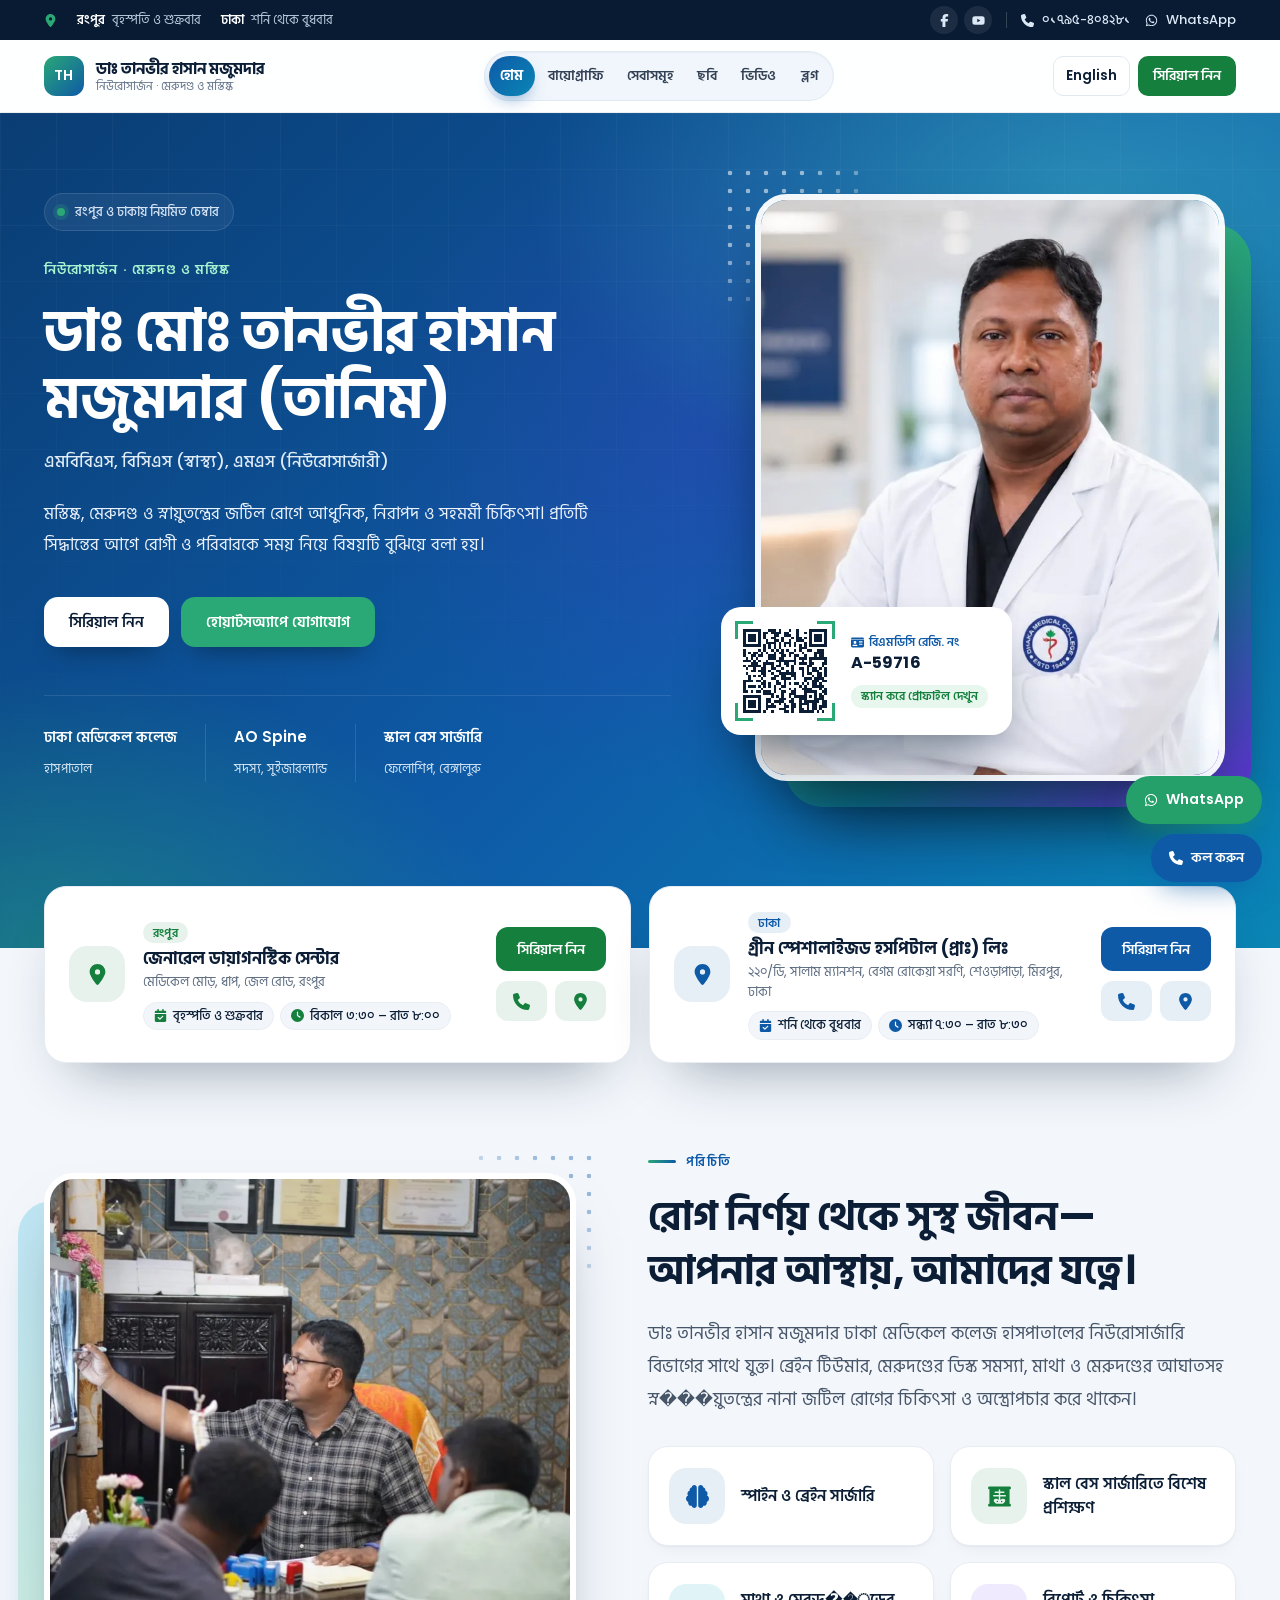
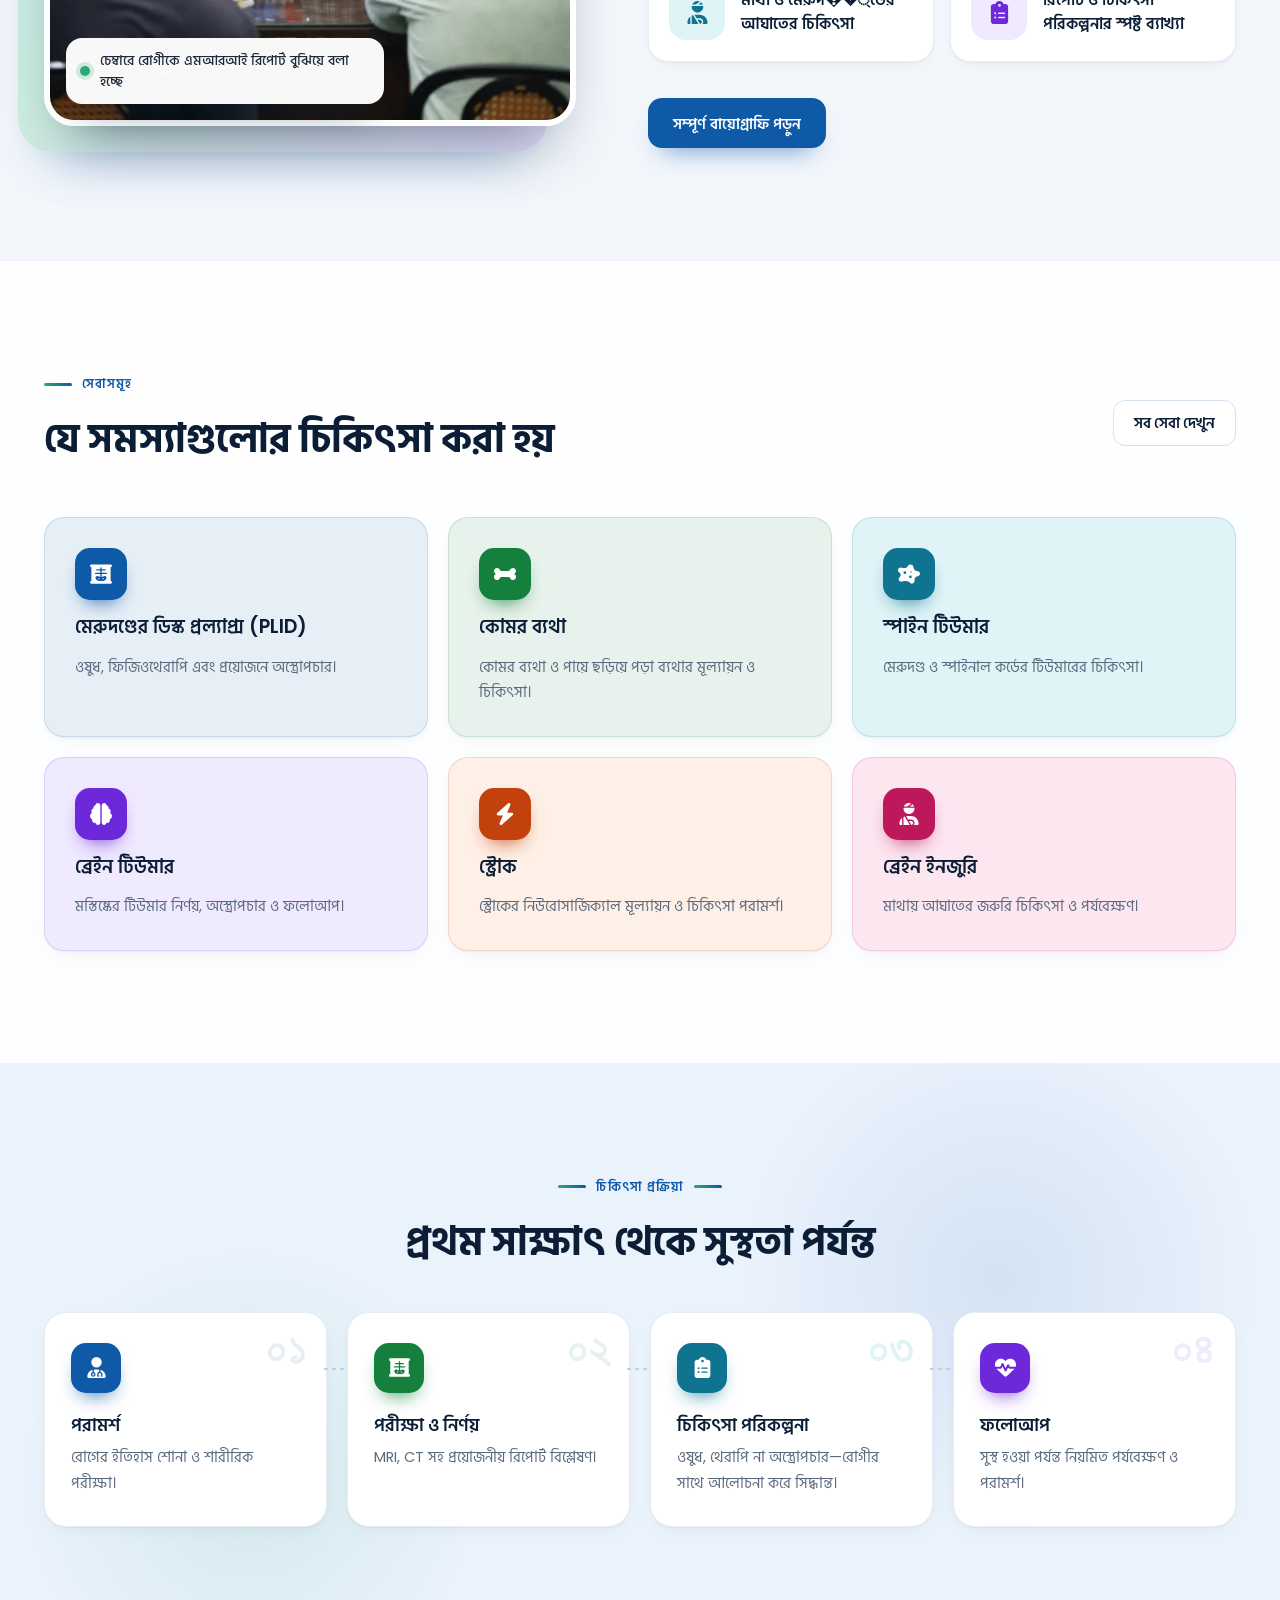
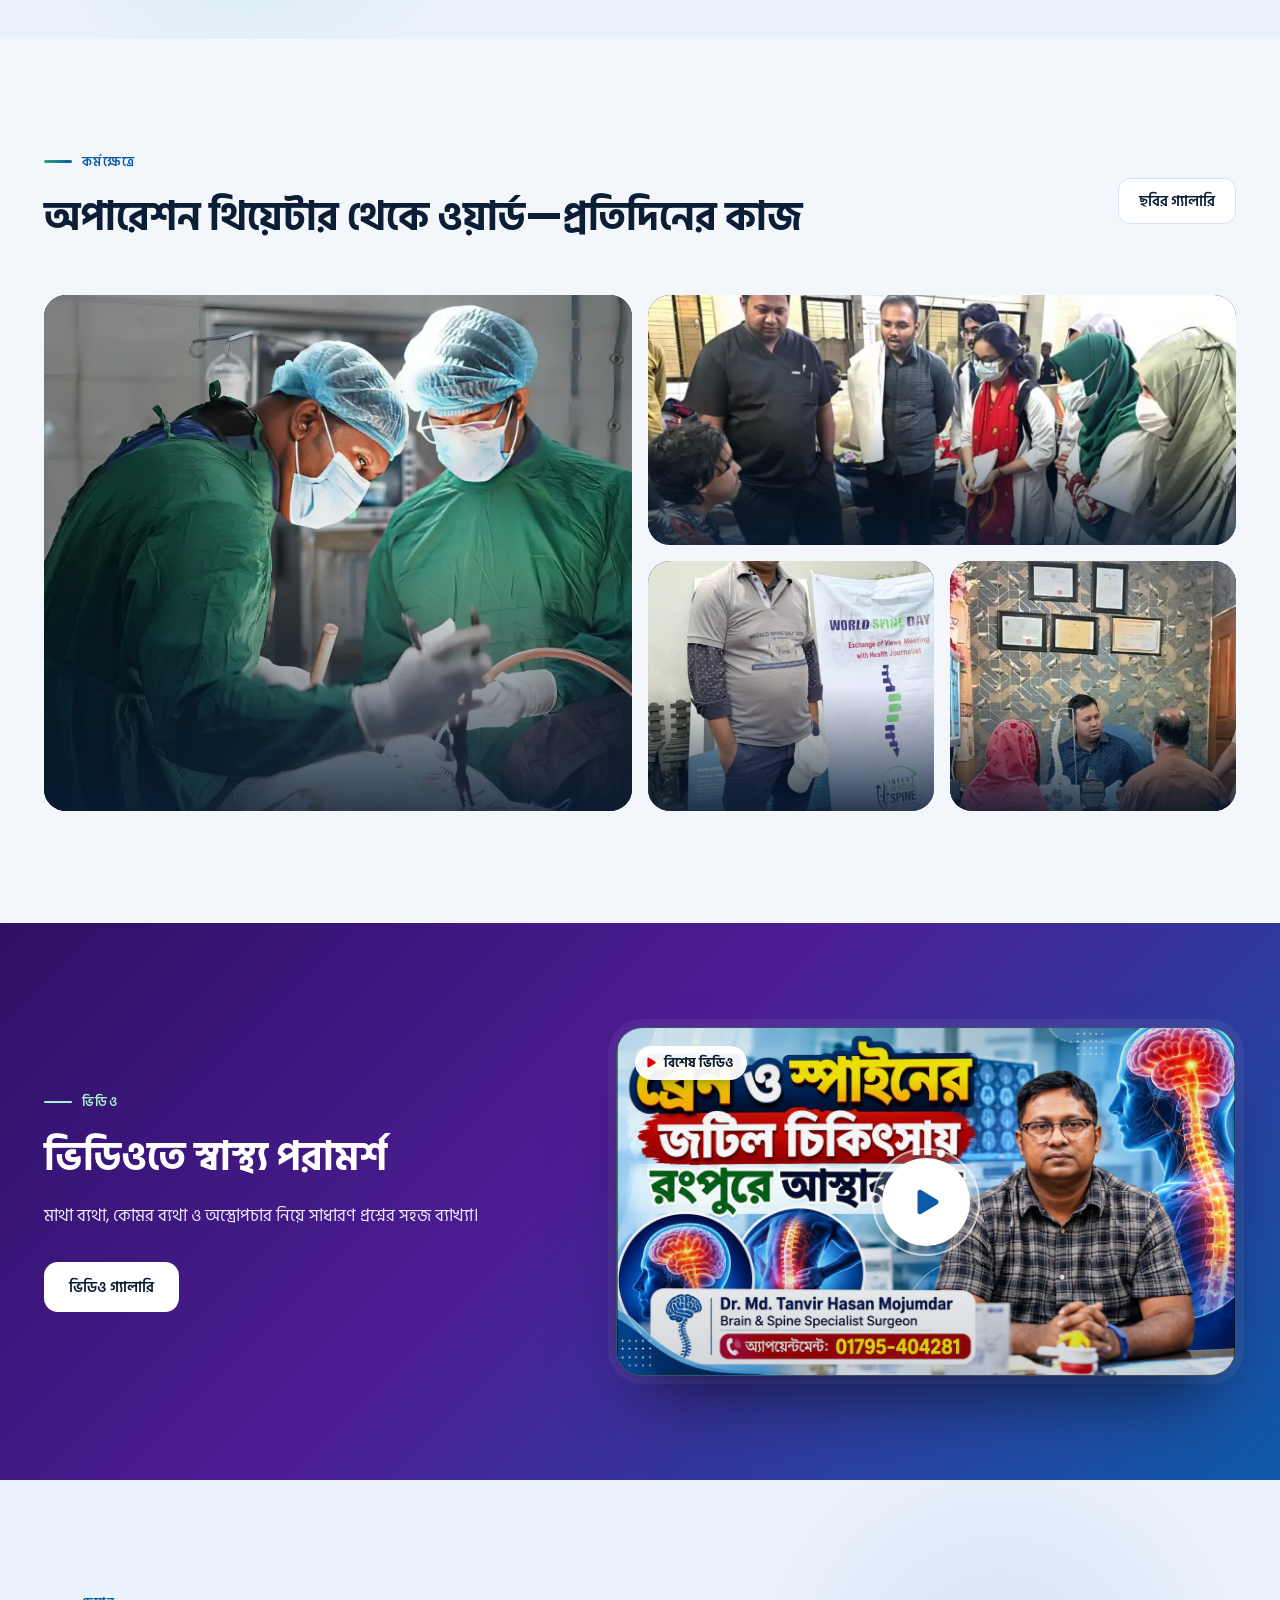
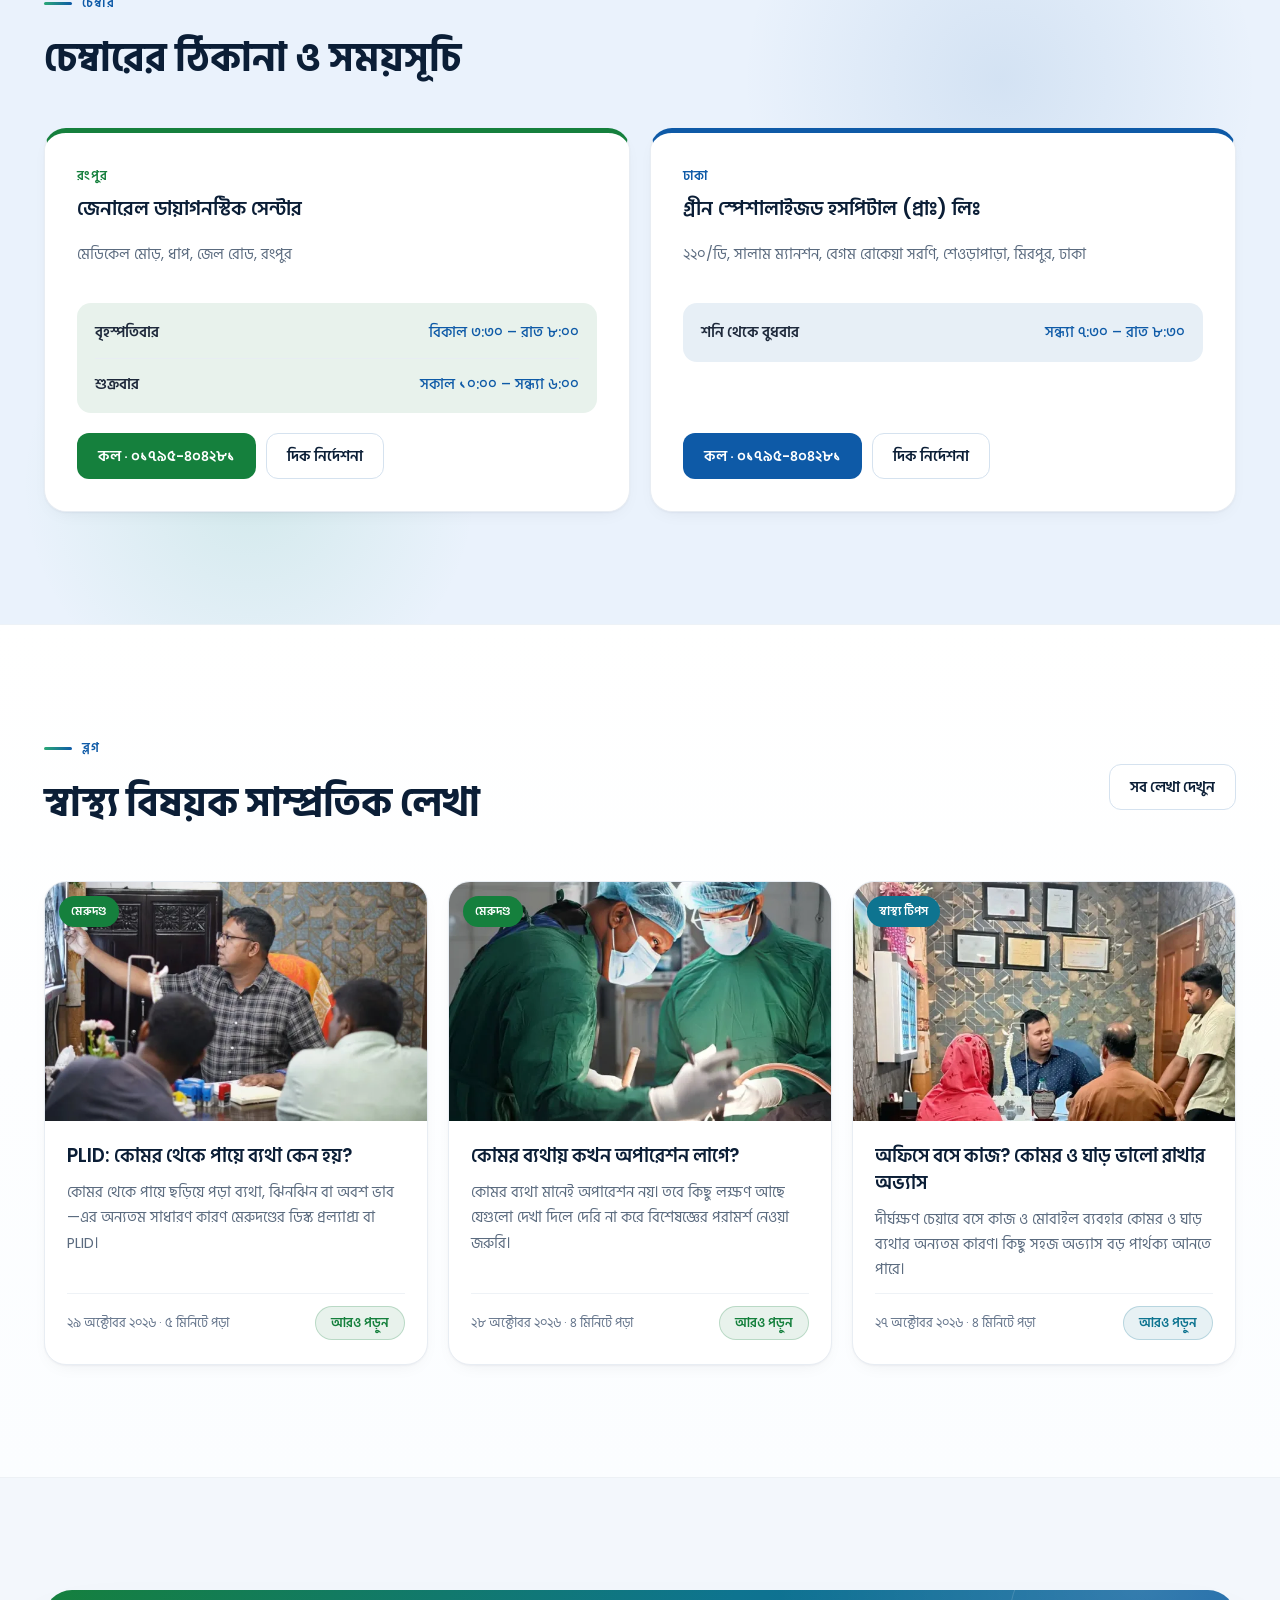
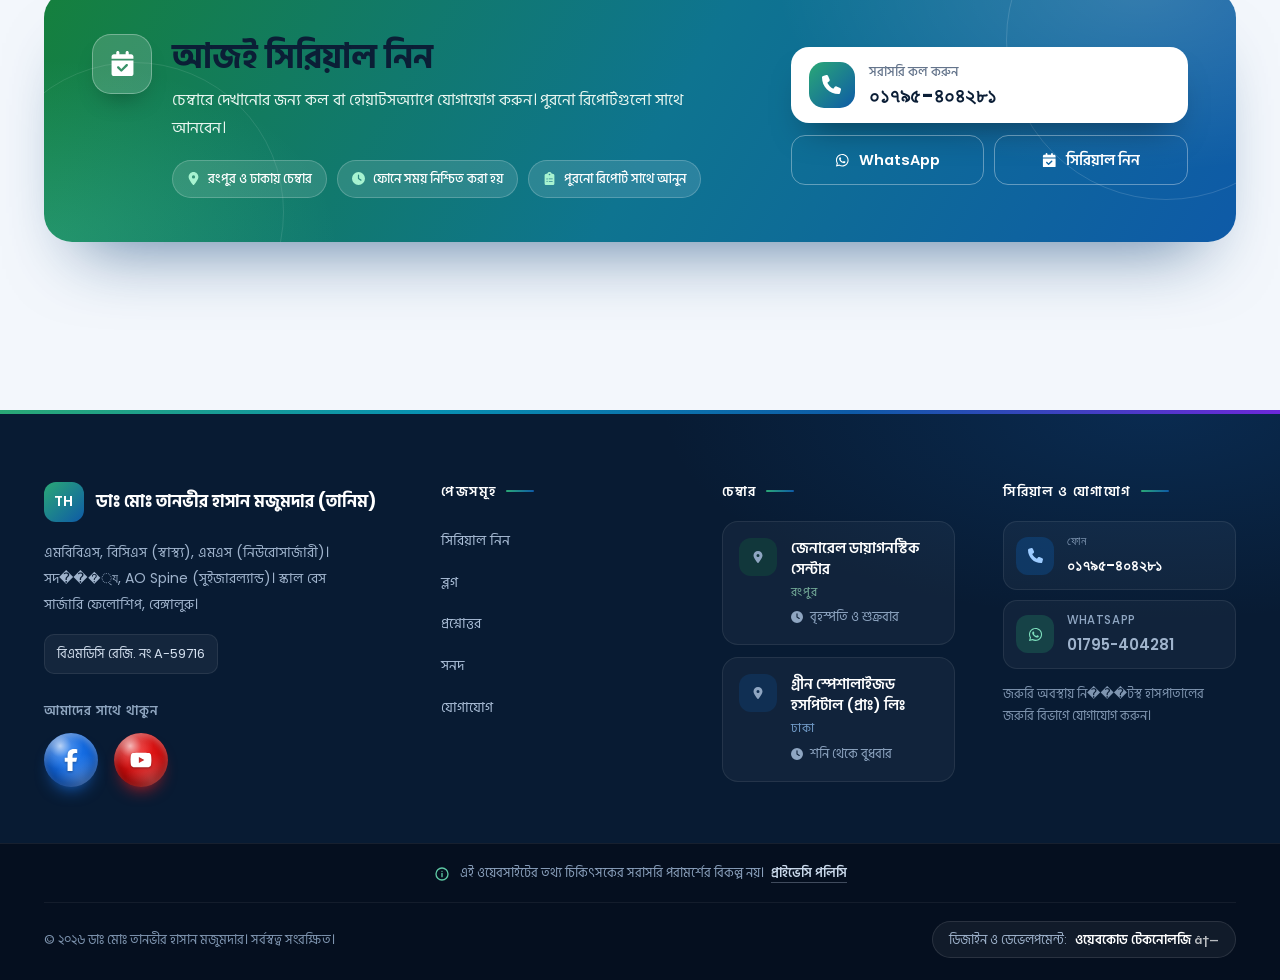
<file: index.html>
<!doctype html>
<html lang="bn">
<head>
<meta charset="UTF-8">
<meta name="viewport" content="width=device-width, initial-scale=1">
<title>ডাঃ মোঃ তানভীর হাসান মজুমদার (তানিম) – নিউরোসার্জন, রংপুর ও ঢাকা</title>
<meta name='robots' content='noindex, nofollow, max-image-preview:large' />
<meta name="description" content="মস্তিষ্ক, মেরুদণ্ড ও স্নায়ুতন্ত্রের জটিল রোগে আধুনিক, নিরাপদ ও সহমর্মী চিকিৎসা। প্রতিটি সিদ্ধান্তের আগে রোগী ও পরিবারকে সময় নিয়ে বিষয়টি বুঝিয়ে বলা হয়।">
<link rel="canonical" href="index.html">
<link rel="alternate" hreflang="bn" href="index.html">
<link rel="alternate" hreflang="en" href="appointment.html">
<link rel="alternate" hreflang="x-default" href="index.html">
<meta property="og:locale" content="bn_BD">
<meta property="og:locale:alternate" content="en_US">
<meta property="og:type" content="website">
<meta property="og:site_name" content="ডাঃ মোঃ তানভীর হাসান মজুমদার (তানিম)">
<meta property="og:title" content="ডাঃ মোঃ তানভীর হাসান মজুমদার (তানিম) – নিউরোসার্জন, রংপুর ও ঢাকা">
<meta property="og:description" content="মস্তিষ্ক, মেরুদণ্ড ও স্নায়ুতন্ত্রের জটিল রোগে আধুনিক, নিরাপদ ও সহমর্মী চিকিৎসা। প্রতিটি সিদ্ধান্তের আগে রোগী ও পরিবারকে সময় নিয়ে বিষয়টি বুঝিয়ে বলা হয়।">
<meta property="og:url" content="https://drmdtanvirhasanmojumdar.com/">
<meta property="og:image" content="images/doctor-hero-720x900.webp">
<meta property="og:image:width" content="720">
<meta property="og:image:height" content="900">
<meta name="twitter:card" content="summary_large_image">
<meta name="theme-color" content="#0E5AA7">
<script type="application/ld+json">{"@context":"https://schema.org","@graph":[{"@type":["Physician","MedicalBusiness"],"@id":"https://drmdtanvirhasanmojumdar.com/#physician","name":"Dr. Md. Tanvir Hasan Majumder (Tanim)","alternateName":"ডাঃ মোঃ তানভীর হাসান মজুমদার (তানিম)","url":"https://drmdtanvirhasanmojumdar.com/","image":"images/doctor-hero-720x900.webp","telephone":"+8801795404281","medicalSpecialty":"Neurosurgery","description":"Modern, safe and compassionate care for complex conditions of the brain, spine and nervous system. Every decision is explained clearly to patients and their families.","identifier":"BMDC A-59716","worksFor":{"@type":"Hospital","name":"Dhaka Medical College Hospital"},"location":[{"@type":"MedicalClinic","name":"জেনারেল ডায়াগনস্টিক সেন্টার","address":{"@type":"PostalAddress","streetAddress":"মেডিকেল মোড়, ধাপ, জেল রোড, রংপুর","addressLocality":"রংপুর","addressCountry":"BD"},"telephone":"+8801795404281","hasMap":"https://www.google.com/maps/search/?api=1\u0026query=General+Diagnostic+Center+Medical+More+Dhap+Rangpur"},{"@type":"MedicalClinic","name":"গ্রীন স্পেশালাইজড হসপিটাল (প্রাঃ) লিঃ","address":{"@type":"PostalAddress","streetAddress":"২২০/ডি, সালাম ম্যানশন, বেগম রোকেয়া সরণি, শেওড়াপাড়া, মিরপুর, ঢাকা","addressLocality":"ঢাকা","addressCountry":"BD"},"telephone":"+8801795404281","hasMap":"https://www.google.com/maps/search/?api=1\u0026query=Green+Specialized+Hospital+Shewrapara+Mirpur+Dhaka"}],"sameAs":["https://www.facebook.com/drtanvirns","https://www.youtube.com/@drtanvirns"],"availableLanguage":["bn","en"]},{"@type":"WebSite","@id":"https://drmdtanvirhasanmojumdar.com/#website","url":"https://drmdtanvirhasanmojumdar.com/","name":"ডাঃ মোঃ তানভীর হাসান মজুমদার (তানিম)","inLanguage":"bn","publisher":{"@id":"https://drmdtanvirhasanmojumdar.com/#physician"},"potentialAction":{"@type":"SearchAction","target":"https://drmdtanvirhasanmojumdar.com/?s={search_term_string}","query-input":"required name=search_term_string"}}]}</script>
<link rel="alternate" type="application/rss+xml" title="ডাঃ মোঃ তানভীর হাসান মজুমদার &raquo; Feed" href="appointment.html" />
<link rel="alternate" type="application/rss+xml" title="ডাঃ মোঃ তানভীর হাসান মজুমদার &raquo; Comments Feed" href="https://drmdtanvirhasanmojumdar.com/comments/feed/" />



<style id="wp-img-auto-sizes-contain-inline-css">
img:is([sizes=auto i],[sizes^="auto," i]){contain-intrinsic-size:3000px 1500px}
/*# sourceURL=wp-img-auto-sizes-contain-inline-css */
</style>


<link rel="icon" href="images/cropped-doctor-hero-32x32.webp" sizes="32x32" />
<link rel="icon" href="images/cropped-doctor-hero-192x192.webp" sizes="192x192" />
<link rel="apple-touch-icon" href="images/cropped-doctor-hero-180x180.webp" />
<meta name="msapplication-TileImage" content="images/cropped-doctor-hero-192x192.webp" />

<!-- Google Fonts: Hind Siliguri & Poppins -->
<link rel="preconnect" href="https://fonts.googleapis.com">
<link rel="preconnect" href="https://fonts.gstatic.com" crossorigin>
<link href="https://fonts.googleapis.com/css2?family=Hind+Siliguri:wght@300;400;500;600;700&family=Poppins:wght@400;500;600;700&display=swap" rel="stylesheet">

<!-- Bootstrap 5.3.3 CSS -->
<link href="https://cdn.jsdelivr.net/npm/bootstrap@5.3.3/dist/css/bootstrap.min.css" rel="stylesheet" integrity="sha384-QWTKZyjpPEjISv5WaRU9OFeRpok6YctnYmDr5pNlyT2bRjXh0JMhjY6hW+ALEwIH" crossorigin="anonymous">

<!-- Custom Theme CSS -->
<link rel="stylesheet" href="css/style.css">
</head>
<body class="home wp-singular page-template-default page page-id-95 wp-embed-responsive wp-theme-dr-tanvir lang-bn">
<svg xmlns="http://www.w3.org/2000/svg" style="display:none;" aria-hidden="true"><!-- Icons: Font Awesome Free 6.5.2 (CC BY 4.0, https://fontawesome.com/license/free) -->
<symbol id="i-arrow-right" viewBox="0 0 448 512"><path d="M438.6 278.6c12.5-12.5 12.5-32.8 0-45.3l-160-160c-12.5-12.5-32.8-12.5-45.3 0s-12.5 32.8 0 45.3L338.8 224 32 224c-17.7 0-32 14.3-32 32s14.3 32 32 32l306.7 0L233.4 393.4c-12.5 12.5-12.5 32.8 0 45.3s32.8 12.5 45.3 0l160-160z"/></symbol>
<symbol id="i-award" viewBox="0 0 384 512"><path d="M173.8 5.5c11-7.3 25.4-7.3 36.4 0L228 17.2c6 3.9 13 5.8 20.1 5.4l21.3-1.3c13.2-.8 25.6 6.4 31.5 18.2l9.6 19.1c3.2 6.4 8.4 11.5 14.7 14.7L344.5 83c11.8 5.9 19 18.3 18.2 31.5l-1.3 21.3c-.4 7.1 1.5 14.2 5.4 20.1l11.8 17.8c7.3 11 7.3 25.4 0 36.4L366.8 228c-3.9 6-5.8 13-5.4 20.1l1.3 21.3c.8 13.2-6.4 25.6-18.2 31.5l-19.1 9.6c-6.4 3.2-11.5 8.4-14.7 14.7L301 344.5c-5.9 11.8-18.3 19-31.5 18.2l-21.3-1.3c-7.1-.4-14.2 1.5-20.1 5.4l-17.8 11.8c-11 7.3-25.4 7.3-36.4 0L156 366.8c-6-3.9-13-5.8-20.1-5.4l-21.3 1.3c-13.2 .8-25.6-6.4-31.5-18.2l-9.6-19.1c-3.2-6.4-8.4-11.5-14.7-14.7L39.5 301c-11.8-5.9-19-18.3-18.2-31.5l1.3-21.3c.4-7.1-1.5-14.2-5.4-20.1L5.5 210.2c-7.3-11-7.3-25.4 0-36.4L17.2 156c3.9-6 5.8-13 5.4-20.1l-1.3-21.3c-.8-13.2 6.4-25.6 18.2-31.5l19.1-9.6C65 70.2 70.2 65 73.4 58.6L83 39.5c5.9-11.8 18.3-19 31.5-18.2l21.3 1.3c7.1 .4 14.2-1.5 20.1-5.4L173.8 5.5zM272 192a80 80 0 1 0 -160 0 80 80 0 1 0 160 0zM1.3 441.8L44.4 339.3c.2 .1 .3 .2 .4 .4l9.6 19.1c11.7 23.2 36 37.3 62 35.8l21.3-1.3c.2 0 .5 0 .7 .2l17.8 11.8c5.1 3.3 10.5 5.9 16.1 7.7l-37.6 89.3c-2.3 5.5-7.4 9.2-13.3 9.7s-11.6-2.2-14.8-7.2L74.4 455.5l-56.1 8.3c-5.7 .8-11.4-1.5-15-6s-4.3-10.7-2.1-16zm248 60.4L211.7 413c5.6-1.8 11-4.3 16.1-7.7l17.8-11.8c.2-.1 .4-.2 .7-.2l21.3 1.3c26 1.5 50.3-12.6 62-35.8l9.6-19.1c.1-.2 .2-.3 .4-.4l43.2 102.5c2.2 5.3 1.4 11.4-2.1 16s-9.3 6.9-15 6l-56.1-8.3-32.2 49.2c-3.2 5-8.9 7.7-14.8 7.2s-11-4.3-13.3-9.7z"/></symbol>
<symbol id="i-baby" viewBox="0 0 448 512"><path d="M152 88a72 72 0 1 1 144 0A72 72 0 1 1 152 88zM39.7 144.5c13-17.9 38-21.8 55.9-8.8L131.8 162c26.8 19.5 59.1 30 92.2 30s65.4-10.5 92.2-30l36.2-26.4c17.9-13 42.9-9 55.9 8.8s9 42.9-8.8 55.9l-36.2 26.4c-13.6 9.9-28.1 18.2-43.3 25V288H128V251.7c-15.2-6.7-29.7-15.1-43.3-25L48.5 200.3c-17.9-13-21.8-38-8.8-55.9zm89.8 184.8l60.6 53-26 37.2 24.3 24.3c15.6 15.6 15.6 40.9 0 56.6s-40.9 15.6-56.6 0l-48-48C70 438.6 68.1 417 79.2 401.1l50.2-71.8zm128.5 53l60.6-53 50.2 71.8c11.1 15.9 9.2 37.5-4.5 51.2l-48 48c-15.6 15.6-40.9 15.6-56.6 0s-15.6-40.9 0-56.6L284 419.4l-26-37.2z"/></symbol>
<symbol id="i-bacteria" viewBox="0 0 640 512"><path d="M304.9 .7c-9.6-2.7-19.5 2.8-22.3 12.4l-4.3 15.2c-8.3-.6-16.8 0-25.2 1.9c-7.3 1.7-14.3 3.5-21.1 5.5l-5.5-12.7c-3.9-9.1-14.5-13.4-23.6-9.5s-13.4 14.5-9.5 23.6l4.4 10.4c-16.6 6.7-31.7 14.4-45.4 22.8L147 62c-5.5-8.3-16.7-10.5-25-5s-10.5 16.7-5 25l6 9c-13.7 11-25.5 22.8-35.8 34.9l-10-8c-7.8-6.2-19.1-5-25.3 2.8s-5 19.1 2.8 25.3L65.9 155c-1.8 2.8-3.5 5.7-5.1 8.5c-6.6 11.4-11.8 22.6-16 33l-8-3.2c-9.2-3.7-19.7 .8-23.4 10s.8 19.7 10 23.4l10.4 4.2c-.2 .8-.4 1.5-.5 2.3c-2.2 9.3-3.4 17.3-4.1 23.4c-.4 3.1-.6 5.7-.8 7.8c-.1 1.1-.1 2-.2 2.8l-.1 1.1 0 .5 0 .2 0 .1c0 0 0 .1 29.1 1l-.1 0L28 269.3c-.1 3.1 0 6.1 .2 9.1l-15.2 4.3C3.5 285.4-2 295.4 .7 304.9s12.7 15.1 22.3 12.4l15.6-4.5c7.6 13.6 18.9 25 32.6 32.6L66.7 361c-2.7 9.6 2.8 19.5 12.4 22.3s19.5-2.8 22.3-12.4l4.3-15.2c1.2 .1 2.4 .2 3.6 .2c15.6 .5 30.3-3.3 43-10.2l9 9c7 7 18.4 7 25.5 0s7-18.4 0-25.5l-7.2-7.2c9.3-12.6 15.2-27.8 16.3-44.5l7.1 3c9.1 3.9 19.7-.3 23.6-9.5s-.3-19.7-9.5-23.6l-8.6-3.7c6.4-9.9 17.3-22.4 36.9-33.3l1.3 4.4c2.7 9.6 12.7 15.1 22.3 12.4s15.1-12.7 12.4-22.3l-2.3-8.1c3.8-1.1 7.7-2.1 11.9-3.1c11.6-2.7 22.1-7.7 31.1-14.4l7.2 7.2c7 7 18.4 7 25.5 0s7-18.4 0-25.5l-9-9c7.6-13.9 11.3-30.1 10.1-46.6l15.2-4.3c9.6-2.7 15.1-12.7 12.4-22.3S370.6 64 361 66.7l-15.6 4.5c-7.7-13.9-19.1-25.1-32.6-32.6l4.5-15.6c2.7-9.6-2.8-19.5-12.4-22.3zM112 272l-48-1.5 0 0c11.7 .4 27.3 .9 48 1.6zm16-80a32 32 0 1 1 0 64 32 32 0 1 1 0-64zm64-48a16 16 0 1 1 32 0 16 16 0 1 1 -32 0zM322.7 489c-2.7 9.6 2.8 19.5 12.4 22.3s19.5-2.8 22.2-12.4l4.3-15.2c8.3 .6 16.8 0 25.2-1.9c7.3-1.7 14.3-3.5 21.1-5.5l5.5 12.7c3.9 9.1 14.5 13.4 23.6 9.5s13.4-14.5 9.5-23.6l-4.4-10.4c16.6-6.7 31.7-14.4 45.4-22.8L493 450c5.5 8.3 16.7 10.5 25 5s10.5-16.7 5-25l-6-9c13.7-11 25.5-22.8 35.8-34.9l10 8c7.8 6.2 19.1 5 25.3-2.8s5-19.1-2.8-25.3L574.1 357c1.8-2.8 3.5-5.7 5.1-8.5c6.6-11.4 11.8-22.6 16-33l8 3.2c9.2 3.7 19.7-.8 23.4-10s-.8-19.7-10-23.4l-10.4-4.2c.2-.8 .4-1.5 .5-2.3c2.2-9.3 3.4-17.3 4.1-23.4c.4-3.1 .6-5.7 .8-7.8c.1-1.1 .1-2 .2-2.8l.1-1.1 0-.5 0-.2 0-.1c0 0 0-.1-29.1-1l.1 0 29.1 .9c.1-3.1 0-6.1-.2-9.1l15.2-4.3c9.6-2.7 15.1-12.7 12.4-22.3s-12.7-15.1-22.3-12.4l-15.6 4.5c-7.6-13.6-18.9-25-32.6-32.6l4.5-15.6c2.7-9.6-2.8-19.5-12.4-22.3s-19.5 2.8-22.3 12.4l-4.3 15.2c-1.2-.1-2.4-.2-3.6-.2c-15.6-.5-30.3 3.3-43 10.2l-9-9c-7-7-18.4-7-25.5 0s-7 18.4 0 25.5l7.2 7.2c-9.3 12.6-15.2 27.8-16.3 44.5l-7.1-3c-9.1-3.9-19.7 .3-23.6 9.5s.3 19.7 9.5 23.6l8.6 3.7c-6.4 9.9-17.3 22.4-36.9 33.3l-1.3-4.4c-2.7-9.6-12.7-15.1-22.3-12.4s-15.1 12.7-12.4 22.3l2.3 8.1c-3.8 1.1-7.7 2.1-11.9 3.1c-11.6 2.7-22.1 7.7-31.1 14.4l-7.2-7.2c-7-7-18.4-7-25.5 0s-7 18.4 0 25.5l9 9c-7.6 13.9-11.3 30.1-10.1 46.6l-15.2 4.3c-9.6 2.7-15.1 12.7-12.4 22.2s12.7 15.1 22.3 12.4l15.6-4.5c7.7 13.9 19.1 25.1 32.6 32.6L322.7 489zM576 241.5l0 0c-11.7-.4-27.3-.9-48-1.6l48 1.5zM448 384a32 32 0 1 1 -64 0 32 32 0 1 1 64 0z"/></symbol>
<symbol id="i-bolt" viewBox="0 0 448 512"><path d="M349.4 44.6c5.9-13.7 1.5-29.7-10.6-38.5s-28.6-8-39.9 1.8l-256 224c-10 8.8-13.6 22.9-8.9 35.3S50.7 288 64 288H175.5L98.6 467.4c-5.9 13.7-1.5 29.7 10.6 38.5s28.6 8 39.9-1.8l256-224c10-8.8 13.6-22.9 8.9-35.3s-16.6-20.7-30-20.7H272.5L349.4 44.6z"/></symbol>
<symbol id="i-bone" viewBox="0 0 576 512"><path d="M153.7 144.8c6.9 16.3 20.6 31.2 38.3 31.2H384c17.7 0 31.4-14.9 38.3-31.2C434.4 116.1 462.9 96 496 96c44.2 0 80 35.8 80 80c0 30.4-17 56.9-42 70.4c-3.6 1.9-6 5.5-6 9.6s2.4 7.7 6 9.6c25 13.5 42 40 42 70.4c0 44.2-35.8 80-80 80c-33.1 0-61.6-20.1-73.7-48.8C415.4 350.9 401.7 336 384 336H192c-17.7 0-31.4 14.9-38.3 31.2C141.6 395.9 113.1 416 80 416c-44.2 0-80-35.8-80-80c0-30.4 17-56.9 42-70.4c3.6-1.9 6-5.5 6-9.6s-2.4-7.7-6-9.6C17 232.9 0 206.4 0 176c0-44.2 35.8-80 80-80c33.1 0 61.6 20.1 73.7 48.8z"/></symbol>
<symbol id="i-brain" viewBox="0 0 512 512"><path d="M184 0c30.9 0 56 25.1 56 56V456c0 30.9-25.1 56-56 56c-28.9 0-52.7-21.9-55.7-50.1c-5.2 1.4-10.7 2.1-16.3 2.1c-35.3 0-64-28.7-64-64c0-7.4 1.3-14.6 3.6-21.2C21.4 367.4 0 338.2 0 304c0-31.9 18.7-59.5 45.8-72.3C37.1 220.8 32 207 32 192c0-30.7 21.6-56.3 50.4-62.6C80.8 123.9 80 118 80 112c0-29.9 20.6-55.1 48.3-62.1C131.3 21.9 155.1 0 184 0zM328 0c28.9 0 52.6 21.9 55.7 49.9c27.8 7 48.3 32.1 48.3 62.1c0 6-.8 11.9-2.4 17.4c28.8 6.2 50.4 31.9 50.4 62.6c0 15-5.1 28.8-13.8 39.7C493.3 244.5 512 272.1 512 304c0 34.2-21.4 63.4-51.6 74.8c2.3 6.6 3.6 13.8 3.6 21.2c0 35.3-28.7 64-64 64c-5.6 0-11.1-.7-16.3-2.1c-3 28.2-26.8 50.1-55.7 50.1c-30.9 0-56-25.1-56-56V56c0-30.9 25.1-56 56-56z"/></symbol>
<symbol id="i-building-columns" viewBox="0 0 512 512"><path d="M243.4 2.6l-224 96c-14 6-21.8 21-18.7 35.8S16.8 160 32 160v8c0 13.3 10.7 24 24 24H456c13.3 0 24-10.7 24-24v-8c15.2 0 28.3-10.7 31.3-25.6s-4.8-29.9-18.7-35.8l-224-96c-8-3.4-17.2-3.4-25.2 0zM128 224H64V420.3c-.6 .3-1.2 .7-1.8 1.1l-48 32c-11.7 7.8-17 22.4-12.9 35.9S17.9 512 32 512H480c14.1 0 26.5-9.2 30.6-22.7s-1.1-28.1-12.9-35.9l-48-32c-.6-.4-1.2-.7-1.8-1.1V224H384V416H344V224H280V416H232V224H168V416H128V224zM256 64a32 32 0 1 1 0 64 32 32 0 1 1 0-64z"/></symbol>
<symbol id="i-calendar-check" viewBox="0 0 448 512"><path d="M128 0c17.7 0 32 14.3 32 32V64H288V32c0-17.7 14.3-32 32-32s32 14.3 32 32V64h48c26.5 0 48 21.5 48 48v48H0V112C0 85.5 21.5 64 48 64H96V32c0-17.7 14.3-32 32-32zM0 192H448V464c0 26.5-21.5 48-48 48H48c-26.5 0-48-21.5-48-48V192zM329 305c9.4-9.4 9.4-24.6 0-33.9s-24.6-9.4-33.9 0l-95 95-47-47c-9.4-9.4-24.6-9.4-33.9 0s-9.4 24.6 0 33.9l64 64c9.4 9.4 24.6 9.4 33.9 0L329 305z"/></symbol>
<symbol id="i-certificate" viewBox="0 0 512 512"><path d="M211 7.3C205 1 196-1.4 187.6 .8s-14.9 8.9-17.1 17.3L154.7 80.6l-62-17.5c-8.4-2.4-17.4 0-23.5 6.1s-8.5 15.1-6.1 23.5l17.5 62L18.1 170.6c-8.4 2.1-15 8.7-17.3 17.1S1 205 7.3 211l46.2 45L7.3 301C1 307-1.4 316 .8 324.4s8.9 14.9 17.3 17.1l62.5 15.8-17.5 62c-2.4 8.4 0 17.4 6.1 23.5s15.1 8.5 23.5 6.1l62-17.5 15.8 62.5c2.1 8.4 8.7 15 17.1 17.3s17.3-.2 23.4-6.4l45-46.2 45 46.2c6.1 6.2 15 8.7 23.4 6.4s14.9-8.9 17.1-17.3l15.8-62.5 62 17.5c8.4 2.4 17.4 0 23.5-6.1s8.5-15.1 6.1-23.5l-17.5-62 62.5-15.8c8.4-2.1 15-8.7 17.3-17.1s-.2-17.4-6.4-23.4l-46.2-45 46.2-45c6.2-6.1 8.7-15 6.4-23.4s-8.9-14.9-17.3-17.1l-62.5-15.8 17.5-62c2.4-8.4 0-17.4-6.1-23.5s-15.1-8.5-23.5-6.1l-62 17.5L341.4 18.1c-2.1-8.4-8.7-15-17.1-17.3S307 1 301 7.3L256 53.5 211 7.3z"/></symbol>
<symbol id="i-check" viewBox="0 0 448 512"><path d="M438.6 105.4c12.5 12.5 12.5 32.8 0 45.3l-256 256c-12.5 12.5-32.8 12.5-45.3 0l-128-128c-12.5-12.5-12.5-32.8 0-45.3s32.8-12.5 45.3 0L160 338.7 393.4 105.4c12.5-12.5 32.8-12.5 45.3 0z"/></symbol>
<symbol id="i-circle-question" viewBox="0 0 512 512"><path d="M256 512A256 256 0 1 0 256 0a256 256 0 1 0 0 512zM169.8 165.3c7.9-22.3 29.1-37.3 52.8-37.3h58.3c34.9 0 63.1 28.3 63.1 63.1c0 22.6-12.1 43.5-31.7 54.8L280 264.4c-.2 13-10.9 23.6-24 23.6c-13.3 0-24-10.7-24-24V250.5c0-8.6 4.6-16.5 12.1-20.8l44.3-25.4c4.7-2.7 7.6-7.7 7.6-13.1c0-8.4-6.8-15.1-15.1-15.1H222.6c-3.4 0-6.4 2.1-7.5 5.3l-.4 1.2c-4.4 12.5-18.2 19-30.6 14.6s-19-18.2-14.6-30.6l.4-1.2zM224 352a32 32 0 1 1 64 0 32 32 0 1 1 -64 0z"/></symbol>
<symbol id="i-clipboard-list" viewBox="0 0 384 512"><path d="M192 0c-41.8 0-77.4 26.7-90.5 64H64C28.7 64 0 92.7 0 128V448c0 35.3 28.7 64 64 64H320c35.3 0 64-28.7 64-64V128c0-35.3-28.7-64-64-64H282.5C269.4 26.7 233.8 0 192 0zm0 64a32 32 0 1 1 0 64 32 32 0 1 1 0-64zM72 272a24 24 0 1 1 48 0 24 24 0 1 1 -48 0zm104-16H304c8.8 0 16 7.2 16 16s-7.2 16-16 16H176c-8.8 0-16-7.2-16-16s7.2-16 16-16zM72 368a24 24 0 1 1 48 0 24 24 0 1 1 -48 0zm88 0c0-8.8 7.2-16 16-16H304c8.8 0 16 7.2 16 16s-7.2 16-16 16H176c-8.8 0-16-7.2-16-16z"/></symbol>
<symbol id="i-clock" viewBox="0 0 512 512"><path d="M256 0a256 256 0 1 1 0 512A256 256 0 1 1 256 0zM232 120V256c0 8 4 15.5 10.7 20l96 64c11 7.4 25.9 4.4 33.3-6.7s4.4-25.9-6.7-33.3L280 243.2V120c0-13.3-10.7-24-24-24s-24 10.7-24 24z"/></symbol>
<symbol id="i-crutch" viewBox="0 0 512 512"><path d="M297.4 9.4c-12.5 12.5-12.5 32.8 0 45.3l160 160c12.5 12.5 32.8 12.5 45.3 0s12.5-32.8 0-45.3l-160-160c-12.5-12.5-32.8-12.5-45.3 0zm-96 144l-34.8 34.8c-12.9 12.9-21.9 29.2-25.8 47.1L116.8 342.9c-1.3 5.9-4.3 11.4-8.6 15.7L9.4 457.4c-12.5 12.5-12.5 32.8 0 45.3s32.8 12.5 45.3 0l98.8-98.8c4.3-4.3 9.7-7.3 15.7-8.6l107.6-23.9c17.8-4 34.1-12.9 47.1-25.8l34.7-34.7c0 0 .1-.1 .1-.1s.1-.1 .1-.1l74.6-74.6-45.3-45.3L336 242.7 269.3 176l52.1-52.1L276.1 78.6l-74.7 74.7zM224 221.3L290.7 288l-12.2 12.2c-4.3 4.3-9.7 7.3-15.7 8.6l-76.7 17 17-76.7c1.3-5.9 4.3-11.4 8.6-15.7L224 221.3z"/></symbol>
<symbol id="i-disease" viewBox="0 0 512 512"><path d="M236.4 61.4L227 75.5c-21.3 32-59.4 48.5-97.3 42.1l-59.6-9.9C33.4 101.6 0 129.9 .1 167.1c0 15.9 6.4 31.2 17.6 42.5l29.2 29.2c11 11 17.2 25.9 17.2 41.5c0 15.8-6.4 30.9-17.7 42L33.3 335.1C22.2 345.9 16 360.7 16 376.2c0 36.8 34.1 64.2 70.1 56.2l62.3-13.8c7.7-1.7 15.7-2.6 23.6-2.6h10c27.2 0 53.7 9.3 75 26.3L287.8 467c10.5 8.4 23.6 13 37 13c32.7 0 59.3-26.5 59.3-59.3l0-25.2c0-34.9 21.4-66.2 53.9-78.8l36.9-14.3c22.4-8.7 37.2-30.3 37.2-54.3c0-28.1-20.1-52.3-47.8-57.3l-28-5.1c-36.5-6.7-65.4-34.5-73.6-70.7l-7.1-31.5C348.9 53.4 322.1 32 291.3 32c-22 0-42.6 11-54.9 29.4zM160 192a32 32 0 1 1 0 64 32 32 0 1 1 0-64zm128 16a16 16 0 1 1 32 0 16 16 0 1 1 -32 0zm0 80a32 32 0 1 1 0 64 32 32 0 1 1 0-64z"/></symbol>
<symbol id="i-droplet" viewBox="0 0 384 512"><path d="M192 512C86 512 0 426 0 320C0 228.8 130.2 57.7 166.6 11.7C172.6 4.2 181.5 0 191.1 0h1.8c9.6 0 18.5 4.2 24.5 11.7C253.8 57.7 384 228.8 384 320c0 106-86 192-192 192zM96 336c0-8.8-7.2-16-16-16s-16 7.2-16 16c0 61.9 50.1 112 112 112c8.8 0 16-7.2 16-16s-7.2-16-16-16c-44.2 0-80-35.8-80-80z"/></symbol>
<symbol id="i-envelope" viewBox="0 0 512 512"><path d="M48 64C21.5 64 0 85.5 0 112c0 15.1 7.1 29.3 19.2 38.4L236.8 313.6c11.4 8.5 27 8.5 38.4 0L492.8 150.4c12.1-9.1 19.2-23.3 19.2-38.4c0-26.5-21.5-48-48-48H48zM0 176V384c0 35.3 28.7 64 64 64H448c35.3 0 64-28.7 64-64V176L294.4 339.2c-22.8 17.1-54 17.1-76.8 0L0 176z"/></symbol>
<symbol id="i-face-tired" viewBox="0 0 512 512"><path d="M256 512A256 256 0 1 0 256 0a256 256 0 1 0 0 512zM164.7 328.7c22-22 53.9-40.7 91.3-40.7s69.3 18.7 91.3 40.7c11.1 11.1 20.1 23.4 26.4 35.4c6.2 11.7 10.3 24.4 10.3 35.9c0 5.2-2.6 10.2-6.9 13.2s-9.8 3.7-14.7 1.8l-20.5-7.7c-26.9-10.1-55.5-15.3-84.3-15.3h-3.2c-28.8 0-57.3 5.2-84.3 15.3L149.6 415c-4.9 1.8-10.4 1.2-14.7-1.8s-6.9-7.9-6.9-13.2c0-11.6 4.2-24.2 10.3-35.9c6.3-12 15.3-24.3 26.4-35.4zm-31.2-182l89.9 47.9c10.7 5.7 10.7 21.1 0 26.8l-89.9 47.9c-7.9 4.2-17.5-1.5-17.5-10.5c0-2.8 1-5.5 2.8-7.6l36-43.2-36-43.2c-1.8-2.1-2.8-4.8-2.8-7.6c0-9 9.6-14.7 17.5-10.5zM396 157.1c0 2.8-1 5.5-2.8 7.6l-36 43.2 36 43.2c1.8 2.1 2.8 4.8 2.8 7.6c0 9-9.6 14.7-17.5 10.5l-89.9-47.9c-10.7-5.7-10.7-21.1 0-26.8l89.9-47.9c7.9-4.2 17.5 1.5 17.5 10.5z"/></symbol>
<symbol id="i-facebook-f" viewBox="0 0 320 512"><path d="M80 299.3V512H196V299.3h86.5l18-97.8H196V166.9c0-51.7 20.3-71.5 72.7-71.5c16.3 0 29.4 .4 37 1.2V7.9C291.4 4 256.4 0 236.2 0C129.3 0 80 50.5 80 159.4v42.1H14v97.8H80z"/></symbol>
<symbol id="i-graduation-cap" viewBox="0 0 640 512"><path d="M320 32c-8.1 0-16.1 1.4-23.7 4.1L15.8 137.4C6.3 140.9 0 149.9 0 160s6.3 19.1 15.8 22.6l57.9 20.9C57.3 229.3 48 259.8 48 291.9v28.1c0 28.4-10.8 57.7-22.3 80.8c-6.5 13-13.9 25.8-22.5 37.6C0 442.7-.9 448.3 .9 453.4s6 8.9 11.2 10.2l64 16c4.2 1.1 8.7 .3 12.4-2s6.3-6.1 7.1-10.4c8.6-42.8 4.3-81.2-2.1-108.7C90.3 344.3 86 329.8 80 316.5V291.9c0-30.2 10.2-58.7 27.9-81.5c12.9-15.5 29.6-28 49.2-35.7l157-61.7c8.2-3.2 17.5 .8 20.7 9s-.8 17.5-9 20.7l-157 61.7c-12.4 4.9-23.3 12.4-32.2 21.6l159.6 57.6c7.6 2.7 15.6 4.1 23.7 4.1s16.1-1.4 23.7-4.1L624.2 182.6c9.5-3.4 15.8-12.5 15.8-22.6s-6.3-19.1-15.8-22.6L343.7 36.1C336.1 33.4 328.1 32 320 32zM128 408c0 35.3 86 72 192 72s192-36.7 192-72L496.7 262.6 354.5 314c-11.1 4-22.8 6-34.5 6s-23.5-2-34.5-6L143.3 262.6 128 408z"/></symbol>
<symbol id="i-hand" viewBox="0 0 512 512"><path d="M288 32c0-17.7-14.3-32-32-32s-32 14.3-32 32V240c0 8.8-7.2 16-16 16s-16-7.2-16-16V64c0-17.7-14.3-32-32-32s-32 14.3-32 32V336c0 1.5 0 3.1 .1 4.6L67.6 283c-16-15.2-41.3-14.6-56.6 1.4s-14.6 41.3 1.4 56.6L124.8 448c43.1 41.1 100.4 64 160 64H304c97.2 0 176-78.8 176-176V128c0-17.7-14.3-32-32-32s-32 14.3-32 32V240c0 8.8-7.2 16-16 16s-16-7.2-16-16V64c0-17.7-14.3-32-32-32s-32 14.3-32 32V240c0 8.8-7.2 16-16 16s-16-7.2-16-16V32z"/></symbol>
<symbol id="i-heart-pulse" viewBox="0 0 512 512"><path d="M228.3 469.1L47.6 300.4c-4.2-3.9-8.2-8.1-11.9-12.4h87c22.6 0 43-13.6 51.7-34.5l10.5-25.2 49.3 109.5c3.8 8.5 12.1 14 21.4 14.1s17.8-5 22-13.3L320 253.7l1.7 3.4c9.5 19 28.9 31 50.1 31H476.3c-3.7 4.3-7.7 8.5-11.9 12.4L283.7 469.1c-7.5 7-17.4 10.9-27.7 10.9s-20.2-3.9-27.7-10.9zM503.7 240h-132c-3 0-5.8-1.7-7.2-4.4l-23.2-46.3c-4.1-8.1-12.4-13.3-21.5-13.3s-17.4 5.1-21.5 13.3l-41.4 82.8L205.9 158.2c-3.9-8.7-12.7-14.3-22.2-14.1s-18.1 5.9-21.8 14.8l-31.8 76.3c-1.2 3-4.2 4.9-7.4 4.9H16c-2.6 0-5 .4-7.3 1.1C3 225.2 0 208.2 0 190.9v-5.8c0-69.9 50.5-129.5 119.4-141C165 36.5 211.4 51.4 244 84l12 12 12-12c32.6-32.6 79-47.5 124.6-39.9C461.5 55.6 512 115.2 512 185.1v5.8c0 16.9-2.8 33.5-8.3 49.1z"/></symbol>
<symbol id="i-house" viewBox="0 0 576 512"><path d="M575.8 255.5c0 18-15 32.1-32 32.1h-32l.7 160.2c0 2.7-.2 5.4-.5 8.1V472c0 22.1-17.9 40-40 40H456c-1.1 0-2.2 0-3.3-.1c-1.4 .1-2.8 .1-4.2 .1H416 392c-22.1 0-40-17.9-40-40V448 384c0-17.7-14.3-32-32-32H256c-17.7 0-32 14.3-32 32v64 24c0 22.1-17.9 40-40 40H160 128.1c-1.5 0-3-.1-4.5-.2c-1.2 .1-2.4 .2-3.6 .2H104c-22.1 0-40-17.9-40-40V360c0-.9 0-1.9 .1-2.8V287.6H32c-18 0-32-14-32-32.1c0-9 3-17 10-24L266.4 8c7-7 15-8 22-8s15 2 21 7L564.8 231.5c8 7 12 15 11 24z"/></symbol>
<symbol id="i-id-card" viewBox="0 0 576 512"><path d="M0 96l576 0c0-35.3-28.7-64-64-64H64C28.7 32 0 60.7 0 96zm0 32V416c0 35.3 28.7 64 64 64H512c35.3 0 64-28.7 64-64V128H0zM64 405.3c0-29.5 23.9-53.3 53.3-53.3H234.7c29.5 0 53.3 23.9 53.3 53.3c0 5.9-4.8 10.7-10.7 10.7H74.7c-5.9 0-10.7-4.8-10.7-10.7zM176 192a64 64 0 1 1 0 128 64 64 0 1 1 0-128zm176 16c0-8.8 7.2-16 16-16H496c8.8 0 16 7.2 16 16s-7.2 16-16 16H368c-8.8 0-16-7.2-16-16zm0 64c0-8.8 7.2-16 16-16H496c8.8 0 16 7.2 16 16s-7.2 16-16 16H368c-8.8 0-16-7.2-16-16zm0 64c0-8.8 7.2-16 16-16H496c8.8 0 16 7.2 16 16s-7.2 16-16 16H368c-8.8 0-16-7.2-16-16z"/></symbol>
<symbol id="i-images" viewBox="0 0 576 512"><path d="M160 32c-35.3 0-64 28.7-64 64V320c0 35.3 28.7 64 64 64H512c35.3 0 64-28.7 64-64V96c0-35.3-28.7-64-64-64H160zM396 138.7l96 144c4.9 7.4 5.4 16.8 1.2 24.6S480.9 320 472 320H328 280 200c-9.2 0-17.6-5.3-21.6-13.6s-2.9-18.2 2.9-25.4l64-80c4.6-5.7 11.4-9 18.7-9s14.2 3.3 18.7 9l17.3 21.6 56-84C360.5 132 368 128 376 128s15.5 4 20 10.7zM192 128a32 32 0 1 1 64 0 32 32 0 1 1 -64 0zM48 120c0-13.3-10.7-24-24-24S0 106.7 0 120V344c0 75.1 60.9 136 136 136H456c13.3 0 24-10.7 24-24s-10.7-24-24-24H136c-48.6 0-88-39.4-88-88V120z"/></symbol>
<symbol id="i-location-dot" viewBox="0 0 384 512"><path d="M215.7 499.2C267 435 384 279.4 384 192C384 86 298 0 192 0S0 86 0 192c0 87.4 117 243 168.3 307.2c12.3 15.3 35.1 15.3 47.4 0zM192 128a64 64 0 1 1 0 128 64 64 0 1 1 0-128z"/></symbol>
<symbol id="i-newspaper" viewBox="0 0 512 512"><path d="M96 96c0-35.3 28.7-64 64-64H448c35.3 0 64 28.7 64 64V416c0 35.3-28.7 64-64 64H80c-44.2 0-80-35.8-80-80V128c0-17.7 14.3-32 32-32s32 14.3 32 32V400c0 8.8 7.2 16 16 16s16-7.2 16-16V96zm64 24v80c0 13.3 10.7 24 24 24H296c13.3 0 24-10.7 24-24V120c0-13.3-10.7-24-24-24H184c-13.3 0-24 10.7-24 24zm208-8c0 8.8 7.2 16 16 16h48c8.8 0 16-7.2 16-16s-7.2-16-16-16H384c-8.8 0-16 7.2-16 16zm0 96c0 8.8 7.2 16 16 16h48c8.8 0 16-7.2 16-16s-7.2-16-16-16H384c-8.8 0-16 7.2-16 16zM160 304c0 8.8 7.2 16 16 16H432c8.8 0 16-7.2 16-16s-7.2-16-16-16H176c-8.8 0-16 7.2-16 16zm0 96c0 8.8 7.2 16 16 16H432c8.8 0 16-7.2 16-16s-7.2-16-16-16H176c-8.8 0-16 7.2-16 16z"/></symbol>
<symbol id="i-person-dots-from-line" viewBox="0 0 576 512"><path d="M288 176A88 88 0 1 0 288 0a88 88 0 1 0 0 176zM78.7 372.9c15-12.5 50-34.4 97.3-50.1V432H400V322.7c47.3 15.8 82.3 37.7 97.3 50.1c20.4 17 50.6 14.2 67.6-6.1s14.2-50.6-6.1-67.6c-12-10-30.1-22.5-53.2-35C497.2 278.4 481.7 288 464 288c-26.5 0-48-21.5-48-48c0-4.3 .6-8.4 1.6-12.4C379.1 215.9 335.3 208 288 208c-60.2 0-114.9 12.9-160 29.9c0 .7 0 1.4 0 2.1c0 26.5-21.5 48-48 48c-11.8 0-22.7-4.3-31-11.4c-13.1 8.1-23.7 15.9-31.7 22.5c-20.4 17-23.1 47.2-6.1 67.6s47.2 23.1 67.6 6.1zM24 464c-13.3 0-24 10.7-24 24s10.7 24 24 24H552c13.3 0 24-10.7 24-24s-10.7-24-24-24H24zM224 280a24 24 0 1 1 48 0 24 24 0 1 1 -48 0zm104 56a24 24 0 1 1 0 48 24 24 0 1 1 0-48zM96 240a16 16 0 1 0 -32 0 16 16 0 1 0 32 0zm368 16a16 16 0 1 0 0-32 16 16 0 1 0 0 32z"/></symbol>
<symbol id="i-phone" viewBox="0 0 512 512"><path d="M164.9 24.6c-7.7-18.6-28-28.5-47.4-23.2l-88 24C12.1 30.2 0 46 0 64C0 311.4 200.6 512 448 512c18 0 33.8-12.1 38.6-29.5l24-88c5.3-19.4-4.6-39.7-23.2-47.4l-96-40c-16.3-6.8-35.2-2.1-46.3 11.6L304.7 368C234.3 334.7 177.3 277.7 144 207.3L193.3 167c13.7-11.2 18.4-30 11.6-46.3l-40-96z"/></symbol>
<symbol id="i-play" viewBox="0 0 384 512"><path d="M73 39c-14.8-9.1-33.4-9.4-48.5-.9S0 62.6 0 80V432c0 17.4 9.4 33.4 24.5 41.9s33.7 8.1 48.5-.9L361 297c14.3-8.7 23-24.2 23-41s-8.7-32.2-23-41L73 39z"/></symbol>
<symbol id="i-shield-halved" viewBox="0 0 512 512"><path d="M256 0c4.6 0 9.2 1 13.4 2.9L457.7 82.8c22 9.3 38.4 31 38.3 57.2c-.5 99.2-41.3 280.7-213.6 363.2c-16.7 8-36.1 8-52.8 0C57.3 420.7 16.5 239.2 16 140c-.1-26.2 16.3-47.9 38.3-57.2L242.7 2.9C246.8 1 251.4 0 256 0zm0 66.8V444.8C394 378 431.1 230.1 432 141.4L256 66.8l0 0z"/></symbol>
<symbol id="i-truck-medical" viewBox="0 0 640 512"><path d="M0 48C0 21.5 21.5 0 48 0H368c26.5 0 48 21.5 48 48V96h50.7c17 0 33.3 6.7 45.3 18.7L589.3 192c12 12 18.7 28.3 18.7 45.3V256v32 64c17.7 0 32 14.3 32 32s-14.3 32-32 32H576c0 53-43 96-96 96s-96-43-96-96H256c0 53-43 96-96 96s-96-43-96-96H48c-26.5 0-48-21.5-48-48V48zM416 256H544V237.3L466.7 160H416v96zM160 464a48 48 0 1 0 0-96 48 48 0 1 0 0 96zm368-48a48 48 0 1 0 -96 0 48 48 0 1 0 96 0zM176 80v48l-48 0c-8.8 0-16 7.2-16 16v32c0 8.8 7.2 16 16 16h48v48c0 8.8 7.2 16 16 16h32c8.8 0 16-7.2 16-16V192h48c8.8 0 16-7.2 16-16V144c0-8.8-7.2-16-16-16H240V80c0-8.8-7.2-16-16-16H192c-8.8 0-16 7.2-16 16z"/></symbol>
<symbol id="i-user-doctor" viewBox="0 0 448 512"><path d="M224 256A128 128 0 1 0 224 0a128 128 0 1 0 0 256zm-96 55.2C54 332.9 0 401.3 0 482.3C0 498.7 13.3 512 29.7 512H418.3c16.4 0 29.7-13.3 29.7-29.7c0-81-54-149.4-128-171.1V362c27.6 7.1 48 32.2 48 62v40c0 8.8-7.2 16-16 16H336c-8.8 0-16-7.2-16-16s7.2-16 16-16V424c0-17.7-14.3-32-32-32s-32 14.3-32 32v24c8.8 0 16 7.2 16 16s-7.2 16-16 16H256c-8.8 0-16-7.2-16-16V424c0-29.8 20.4-54.9 48-62V304.9c-6-.6-12.1-.9-18.3-.9H178.3c-6.2 0-12.3 .3-18.3 .9v65.4c23.1 6.9 40 28.3 40 53.7c0 30.9-25.1 56-56 56s-56-25.1-56-56c0-25.4 16.9-46.8 40-53.7V311.2zM144 448a24 24 0 1 0 0-48 24 24 0 1 0 0 48z"/></symbol>
<symbol id="i-user-injured" viewBox="0 0 448 512"><path d="M240 80H342.7c-7.9-19.5-20.4-36.5-36.2-49.9L240 80zm37.7-68.2C261.3 4.2 243.2 0 224 0c-53.7 0-99.7 33.1-118.7 80h81.4l91-68.2zM224 256c70.7 0 128-57.3 128-128c0-5.4-.3-10.8-1-16H97c-.7 5.2-1 10.6-1 16c0 70.7 57.3 128 128 128zM124 312.4c-9.7 3.1-19.1 7-28 11.7V512H243.7L181.5 408.2 124 312.4zm33-7.2L204.3 384H272c44.2 0 80 35.8 80 80c0 18-6 34.6-16 48h82.3c16.4 0 29.7-13.3 29.7-29.7C448 383.8 368.2 304 269.7 304H178.3c-7.2 0-14.3 .4-21.3 1.3zM0 482.3C0 498.7 13.3 512 29.7 512H64V345.4C24.9 378.1 0 427.3 0 482.3zM320 464c0-26.5-21.5-48-48-48H223.5l57.1 95.2C303 507.2 320 487.6 320 464z"/></symbol>
<symbol id="i-video" viewBox="0 0 576 512"><path d="M0 128C0 92.7 28.7 64 64 64H320c35.3 0 64 28.7 64 64V384c0 35.3-28.7 64-64 64H64c-35.3 0-64-28.7-64-64V128zM559.1 99.8c10.4 5.6 16.9 16.4 16.9 28.2V384c0 11.8-6.5 22.6-16.9 28.2s-23 5-32.9-1.6l-96-64L416 337.1V320 192 174.9l14.2-9.5 96-64c9.8-6.5 22.4-7.2 32.9-1.6z"/></symbol>
<symbol id="i-virus" viewBox="0 0 512 512"><path d="M288 32c0-17.7-14.3-32-32-32s-32 14.3-32 32V43.5c0 49.9-60.3 74.9-95.6 39.6L120.2 75C107.7 62.5 87.5 62.5 75 75s-12.5 32.8 0 45.3l8.2 8.2C118.4 163.7 93.4 224 43.5 224H32c-17.7 0-32 14.3-32 32s14.3 32 32 32H43.5c49.9 0 74.9 60.3 39.6 95.6L75 391.8c-12.5 12.5-12.5 32.8 0 45.3s32.8 12.5 45.3 0l8.2-8.2c35.3-35.3 95.6-10.3 95.6 39.6V480c0 17.7 14.3 32 32 32s32-14.3 32-32V468.5c0-49.9 60.3-74.9 95.6-39.6l8.2 8.2c12.5 12.5 32.8 12.5 45.3 0s12.5-32.8 0-45.3l-8.2-8.2c-35.3-35.3-10.3-95.6 39.6-95.6H480c17.7 0 32-14.3 32-32s-14.3-32-32-32H468.5c-49.9 0-74.9-60.3-39.6-95.6l8.2-8.2c12.5-12.5 12.5-32.8 0-45.3s-32.8-12.5-45.3 0l-8.2 8.2C348.3 118.4 288 93.4 288 43.5V32zM176 224a48 48 0 1 1 96 0 48 48 0 1 1 -96 0zm128 56a24 24 0 1 1 0 48 24 24 0 1 1 0-48z"/></symbol>
<symbol id="i-water" viewBox="0 0 576 512"><path d="M269.5 69.9c11.1-7.9 25.9-7.9 37 0C329 85.4 356.5 96 384 96c26.9 0 55.4-10.8 77.4-26.1l0 0c11.9-8.5 28.1-7.8 39.2 1.7c14.4 11.9 32.5 21 50.6 25.2c17.2 4 27.9 21.2 23.9 38.4s-21.2 27.9-38.4 23.9c-24.5-5.7-44.9-16.5-58.2-25C449.5 149.7 417 160 384 160c-31.9 0-60.6-9.9-80.4-18.9c-5.8-2.7-11.1-5.3-15.6-7.7c-4.5 2.4-9.7 5.1-15.6 7.7c-19.8 9-48.5 18.9-80.4 18.9c-33 0-65.5-10.3-94.5-25.8c-13.4 8.4-33.7 19.3-58.2 25c-17.2 4-34.4-6.7-38.4-23.9s6.7-34.4 23.9-38.4C42.8 92.6 61 83.5 75.3 71.6c11.1-9.5 27.3-10.1 39.2-1.7l0 0C136.7 85.2 165.1 96 192 96c27.5 0 55-10.6 77.5-26.1zm37 288C329 373.4 356.5 384 384 384c26.9 0 55.4-10.8 77.4-26.1l0 0c11.9-8.5 28.1-7.8 39.2 1.7c14.4 11.9 32.5 21 50.6 25.2c17.2 4 27.9 21.2 23.9 38.4s-21.2 27.9-38.4 23.9c-24.5-5.7-44.9-16.5-58.2-25C449.5 437.7 417 448 384 448c-31.9 0-60.6-9.9-80.4-18.9c-5.8-2.7-11.1-5.3-15.6-7.7c-4.5 2.4-9.7 5.1-15.6 7.7c-19.8 9-48.5 18.9-80.4 18.9c-33 0-65.5-10.3-94.5-25.8c-13.4 8.4-33.7 19.3-58.2 25c-17.2 4-34.4-6.7-38.4-23.9s6.7-34.4 23.9-38.4c18.1-4.2 36.2-13.3 50.6-25.2c11.1-9.4 27.3-10.1 39.2-1.7l0 0C136.7 373.2 165.1 384 192 384c27.5 0 55-10.6 77.5-26.1c11.1-7.9 25.9-7.9 37 0zm0-144C329 229.4 356.5 240 384 240c26.9 0 55.4-10.8 77.4-26.1l0 0c11.9-8.5 28.1-7.8 39.2 1.7c14.4 11.9 32.5 21 50.6 25.2c17.2 4 27.9 21.2 23.9 38.4s-21.2 27.9-38.4 23.9c-24.5-5.7-44.9-16.5-58.2-25C449.5 293.7 417 304 384 304c-31.9 0-60.6-9.9-80.4-18.9c-5.8-2.7-11.1-5.3-15.6-7.7c-4.5 2.4-9.7 5.1-15.6 7.7c-19.8 9-48.5 18.9-80.4 18.9c-33 0-65.5-10.3-94.5-25.8c-13.4 8.4-33.7 19.3-58.2 25c-17.2 4-34.4-6.7-38.4-23.9s6.7-34.4 23.9-38.4c18.1-4.2 36.2-13.3 50.6-25.2c11.1-9.5 27.3-10.1 39.2-1.7l0 0C136.7 229.2 165.1 240 192 240c27.5 0 55-10.6 77.5-26.1c11.1-7.9 25.9-7.9 37 0z"/></symbol>
<symbol id="i-wave-square" viewBox="0 0 640 512"><path d="M128 64c0-17.7 14.3-32 32-32H320c17.7 0 32 14.3 32 32V416h96V256c0-17.7 14.3-32 32-32H608c17.7 0 32 14.3 32 32s-14.3 32-32 32H512V448c0 17.7-14.3 32-32 32H320c-17.7 0-32-14.3-32-32V96H192V256c0 17.7-14.3 32-32 32H32c-17.7 0-32-14.3-32-32s14.3-32 32-32h96V64z"/></symbol>
<symbol id="i-whatsapp" viewBox="0 0 448 512"><path d="M380.9 97.1C339 55.1 283.2 32 223.9 32c-122.4 0-222 99.6-222 222 0 39.1 10.2 77.3 29.6 111L0 480l117.7-30.9c32.4 17.7 68.9 27 106.1 27h.1c122.3 0 224.1-99.6 224.1-222 0-59.3-25.2-115-67.1-157zm-157 341.6c-33.2 0-65.7-8.9-94-25.7l-6.7-4-69.8 18.3L72 359.2l-4.4-7c-18.5-29.4-28.2-63.3-28.2-98.2 0-101.7 82.8-184.5 184.6-184.5 49.3 0 95.6 19.2 130.4 54.1 34.8 34.9 56.2 81.2 56.1 130.5 0 101.8-84.9 184.6-186.6 184.6zm101.2-138.2c-5.5-2.8-32.8-16.2-37.9-18-5.1-1.9-8.8-2.8-12.5 2.8-3.7 5.6-14.3 18-17.6 21.8-3.2 3.7-6.5 4.2-12 1.4-32.6-16.3-54-29.1-75.5-66-5.7-9.8 5.7-9.1 16.3-30.3 1.8-3.7.9-6.9-.5-9.7-1.4-2.8-12.5-30.1-17.1-41.2-4.5-10.8-9.1-9.3-12.5-9.5-3.2-.2-6.9-.2-10.6-.2-3.7 0-9.7 1.4-14.8 6.9-5.1 5.6-19.4 19-19.4 46.3 0 27.3 19.9 53.7 22.6 57.4 2.8 3.7 39.1 59.7 94.8 83.8 35.2 15.2 49 16.5 66.6 13.9 10.7-1.6 32.8-13.4 37.4-26.4 4.6-13 4.6-24.1 3.2-26.4-1.3-2.5-5-3.9-10.5-6.6z"/></symbol>
<symbol id="i-wheelchair" viewBox="0 0 512 512"><path d="M192 96a48 48 0 1 0 0-96 48 48 0 1 0 0 96zM120.5 247.2c12.4-4.7 18.7-18.5 14-30.9s-18.5-18.7-30.9-14C43.1 225.1 0 283.5 0 352c0 88.4 71.6 160 160 160c61.2 0 114.3-34.3 141.2-84.7c6.2-11.7 1.8-26.2-9.9-32.5s-26.2-1.8-32.5 9.9C240 440 202.8 464 160 464C98.1 464 48 413.9 48 352c0-47.9 30.1-88.8 72.5-104.8zM259.8 176l-1.9-9.7c-4.5-22.3-24-38.3-46.8-38.3c-30.1 0-52.7 27.5-46.8 57l23.1 115.5c6 29.9 32.2 51.4 62.8 51.4h5.1c.4 0 .8 0 1.3 0h94.1c6.7 0 12.6 4.1 15 10.4L402 459.2c6 16.1 23.8 24.6 40.1 19.1l48-16c16.8-5.6 25.8-23.7 20.2-40.5s-23.7-25.8-40.5-20.2l-18.7 6.2-25.5-68c-11.7-31.2-41.6-51.9-74.9-51.9H282.2l-9.6-48H336c17.7 0 32-14.3 32-32s-14.3-32-32-32H259.8z"/></symbol>
<symbol id="i-x-ray" viewBox="0 0 512 512"><path d="M0 64C0 46.3 14.3 32 32 32H480c17.7 0 32 14.3 32 32s-14.3 32-32 32V416c17.7 0 32 14.3 32 32s-14.3 32-32 32H32c-17.7 0-32-14.3-32-32s14.3-32 32-32V96C14.3 96 0 81.7 0 64zM256 96c-8.8 0-16 7.2-16 16v32H160c-8.8 0-16 7.2-16 16s7.2 16 16 16h80v48H128c-8.8 0-16 7.2-16 16s7.2 16 16 16H240v70.6L189.1 307c-5.2-2-10.6-3-16.2-3h-2.1c-23.6 0-42.8 19.2-42.8 42.8c0 9.6 3.2 18.9 9.1 26.4l18.2 23.2c9.7 12.4 24.6 19.6 40.3 19.6H316.4c15.7 0 30.6-7.2 40.3-19.6l18.2-23.2c5.9-7.5 9.1-16.8 9.1-26.4c0-23.6-19.2-42.8-42.8-42.8H339c-5.5 0-11 1-16.2 3L272 326.6V256H384c8.8 0 16-7.2 16-16s-7.2-16-16-16H272V176h80c8.8 0 16-7.2 16-16s-7.2-16-16-16H272V112c0-8.8-7.2-16-16-16zM208 352a16 16 0 1 1 0 32 16 16 0 1 1 0-32zm80 16a16 16 0 1 1 32 0 16 16 0 1 1 -32 0z"/></symbol>
<symbol id="i-youtube" viewBox="0 0 576 512"><path d="M549.655 124.083c-6.281-23.65-24.787-42.276-48.284-48.597C458.781 64 288 64 288 64S117.22 64 74.629 75.486c-23.497 6.322-42.003 24.947-48.284 48.597-11.412 42.867-11.412 132.305-11.412 132.305s0 89.438 11.412 132.305c6.281 23.65 24.787 41.5 48.284 47.821C117.22 448 288 448 288 448s170.78 0 213.371-11.486c23.497-6.321 42.003-24.171 48.284-47.821 11.412-42.867 11.412-132.305 11.412-132.305s0-89.438-11.412-132.305zm-317.51 213.508V175.185l142.739 81.205-142.739 81.201z"/></symbol>
</svg>

<div class="preloader" id="preloader" aria-hidden="true">
	<div class="pl-box">
		<div class="pl-mark">
			<svg class="pl-ring" viewBox="0 0 120 120" focusable="false">
				<defs><linearGradient id="pl-g" x1="0" y1="0" x2="1" y2="1"><stop offset="0" style="stop-color:var(--green-l)"/><stop offset="1" style="stop-color:var(--blue)"/></linearGradient></defs>
				<circle class="pl-track" cx="60" cy="60" r="54"/>
				<circle class="pl-arc" cx="60" cy="60" r="54"/>
			</svg>
			<span class="pl-logo">
				TH			</span>
		</div>
		<strong class="pl-name">ডাঃ তানভীর হাসান মজুমদার</strong>
		<small class="pl-tag">নিউরোসার্জন · মেরুদণ্ড ও মস্তিষ্ক</small>
	</div>
</div>
<a class="skip" href="#main">মূল কনটেন্টে যান</a>

<div class="topbar">
	<div class="wrap tb">
		<div class="tb-l">
			<svg class="ic" aria-hidden="true" focusable="false"><use href="#i-location-dot"></use></use></svg>							<span><b>রংপুর</b> বৃহস্পতি ও শুক্রবার</span>
							<span><b>ঢাকা</b> শনি থেকে বুধবার</span>
					</div>
		<div class="tb-r">
			<div class="socs socs-icons"><a class="soc soc-facebook" href="https://www.facebook.com/drtanvirns" target="_blank" rel="noopener me" aria-label="Facebook"><svg class="ic" aria-hidden="true" focusable="false"><use href="#i-facebook-f"></use></use></svg></a><a class="soc soc-youtube" href="https://www.youtube.com/@drtanvirns" target="_blank" rel="noopener me" aria-label="YouTube"><svg class="ic" aria-hidden="true" focusable="false"><use href="#i-youtube"></use></use></svg></a></div>			<span class="tb-sep" aria-hidden="true"></span>
			<a href="tel:01795404281"><svg class="ic" aria-hidden="true" focusable="false"><use href="#i-phone"></use></use></svg>০১৭৯৫-৪০৪২৮১</a>
			<a href="https://wa.me/8801795404281" target="_blank" rel="noopener"><svg class="ic" aria-hidden="true" focusable="false"><use href="#i-whatsapp"></use></use></svg>WhatsApp</a>
		</div>
	</div>
</div>

<header class="site-header">
	<div class="wrap hbar">
		<a class="brand" href="index.html" aria-label="ডাঃ তানভীর হাসান মজুমদার – হোম">
			<span class="logo">
				TH			</span>
			<span class="brand-t">
				<strong>ডাঃ তানভীর হাসান মজুমদার</strong>
				<small>নিউরোসার্জন · মেরুদণ্ড ও মস্তিষ্ক</small>
			</span>
		</a>

				<nav class="nav" aria-label="প্রধান মেনু">
			<ul>
									<li><a href="index.html" aria-current="page"><svg class="ic ni" aria-hidden="true" focusable="false"><use href="#i-house"></use></use></svg><span>হোম</span></a></li>
									<li><a href="biography.html"><svg class="ic ni" aria-hidden="true" focusable="false"><use href="#i-user-doctor"></use></use></svg><span>বায়োগ্রাফি</span></a></li>
									<li><a href="services.html"><svg class="ic ni" aria-hidden="true" focusable="false"><use href="#i-heart-pulse"></use></use></svg><span>সেবাসমূহ</span></a></li>
									<li><a href="photo-gallery.html"><svg class="ic ni" aria-hidden="true" focusable="false"><use href="#i-images"></use></use></svg><span>ছবি</span></a></li>
									<li><a href="video-gallery.html"><svg class="ic ni" aria-hidden="true" focusable="false"><use href="#i-video"></use></use></svg><span>ভিডিও</span></a></li>
									<li><a href="blog.html"><svg class="ic ni" aria-hidden="true" focusable="false"><use href="#i-newspaper"></use></use></svg><span>ব্লগ</span></a></li>
							</ul>
		</nav>

		<div class="hact">
			<a class="lang-btn" href="appointment.html" hreflang="en" lang="en" title="Switch to English">English</a>
			<a class="btn btn-green" href="appointment.html">সিরিয়াল নিন</a>
		</div>

		<details class="mnav-wrap">
			<summary aria-label="মেনু"><span></span><span></span><span></span></summary>
			<div class="mnav">
								<ul>
											<li><a href="index.html" aria-current="page"><span class="mi"><svg class="ic" aria-hidden="true" focusable="false"><use href="#i-house"></use></use></svg></span><span class="ml">হোম</span><span class="chev" aria-hidden="true">›</span></a></li>
											<li><a href="biography.html"><span class="mi"><svg class="ic" aria-hidden="true" focusable="false"><use href="#i-user-doctor"></use></use></svg></span><span class="ml">বায়োগ্রাফি</span><span class="chev" aria-hidden="true">›</span></a></li>
											<li><a href="services.html"><span class="mi"><svg class="ic" aria-hidden="true" focusable="false"><use href="#i-heart-pulse"></use></use></svg></span><span class="ml">সেবাসমূহ</span><span class="chev" aria-hidden="true">›</span></a></li>
											<li><a href="photo-gallery.html"><span class="mi"><svg class="ic" aria-hidden="true" focusable="false"><use href="#i-images"></use></use></svg></span><span class="ml">ছবি</span><span class="chev" aria-hidden="true">›</span></a></li>
											<li><a href="video-gallery.html"><span class="mi"><svg class="ic" aria-hidden="true" focusable="false"><use href="#i-video"></use></use></svg></span><span class="ml">ভিডিও</span><span class="chev" aria-hidden="true">›</span></a></li>
											<li><a href="blog.html"><span class="mi"><svg class="ic" aria-hidden="true" focusable="false"><use href="#i-newspaper"></use></use></svg></span><span class="ml">ব্লগ</span><span class="chev" aria-hidden="true">›</span></a></li>
									</ul>
				<div class="mnav-act">
					<a class="lang-btn" href="appointment.html" hreflang="en" lang="en">English</a>
					<a class="btn btn-green" href="appointment.html">সিরিয়াল নিন</a>
				</div>
				<div class="mnav-contact">
					<a href="tel:01795404281"><svg class="ic" aria-hidden="true" focusable="false"><use href="#i-phone"></use></use></svg>০১৭৯৫-৪০৪২৮১</a>
					<a href="https://wa.me/8801795404281" target="_blank" rel="noopener"><svg class="ic" aria-hidden="true" focusable="false"><use href="#i-whatsapp"></use></use></svg>WhatsApp</a>
				</div>
				<div class="socs socs-labels"><a class="soc soc-facebook" href="https://www.facebook.com/drtanvirns" target="_blank" rel="noopener me" aria-label="Facebook"><svg class="ic" aria-hidden="true" focusable="false"><use href="#i-facebook-f"></use></use></svg><span>Facebook</span></a><a class="soc soc-youtube" href="https://www.youtube.com/@drtanvirns" target="_blank" rel="noopener me" aria-label="YouTube"><svg class="ic" aria-hidden="true" focusable="false"><use href="#i-youtube"></use></use></svg><span>YouTube</span></a></div>			</div>
		</details>
	</div>
</header>

<main id="main">

<section class="hero">
	<div class="wrap hero-in">
		<div>
			<div class="hero-badge"><i></i>রংপুর ও ঢাকায় নিয়মিত চেম্বার</div>			<div class="hero-eyebrow">নিউরোসার্জন · মেরুদণ্ড ও মস্তিষ্ক</div>
			<h1>ডাঃ মোঃ তানভীর হাসান মজুমদার (তানিম)</h1>
			<div class="hero-quals">এমবিবিএস, বিসিএস (স্বাস্থ্য), এমএস (নিউরোসার্জারী)</div>
			<p class="hero-intro">মস্তিষ্ক, মেরুদণ্ড ও স্নায়ুতন্ত্রের জটিল রোগে আধুনিক, নিরাপদ ও সহমর্মী চিকিৎসা। প্রতিটি সিদ্ধান্তের আগে রোগী ও পরিবারকে সময় নিয়ে বিষয়টি বুঝিয়ে বলা হয়।</p>
			<div class="btns">
				<a class="btn btn-lg btn-white" href="appointment.html">সিরিয়াল নিন</a>
				<a class="btn btn-lg btn-wa" href="https://wa.me/8801795404281" target="_blank" rel="noopener">হোয়াটসঅ্যাপে যোগাযোগ</a>
			</div>
			<div class="facts">
				<div><b>ঢাকা মেডিকেল কলেজ</b><span>হাসপাতাল</span></div>
				<div><b>AO Spine</b><span>সদস্য, সুইজারল্যান্ড</span></div>
				<div><b>স্কাল বেস সার্জারি</b><span>ফেলোশিপ, বেঙ্গালুরু</span></div>
			</div>
		</div>
		<div class="hero-fig">
			<img width="720" height="900" src="images/doctor-hero-720x900.webp" class="attachment-dt-portrait size-dt-portrait" alt="ডাঃ মোঃ তানভীর হাসান মজুমদার (তানিম)" loading="eager" fetchpriority="high" decoding="async" sizes="(max-width:640px) 340px, 480px" />			<a class="float float-qr" href="https://smartqr.codexcoder.com/mgz192ero7zo2b1v4zd" target="_blank" rel="noopener">
				<span class="qr"><img src="images/bmdc-qr.svg" width="84" height="84" alt="বিএমডিসি প্রোফাইলের কিউআর কোড" decoding="async"></span>
				<div><small><svg class="ic" aria-hidden="true" focusable="false"><use href="#i-id-card"></use></use></svg>বিএমডিসি রেজি. নং</small><b>A-59716</b><em>স্ক্যান করে প্রোফাইল দেখুন</em></div>
			</a>
		</div>
	</div>
</section>

<section class="wrap strip" aria-label="চেম্বারের ঠিকানা ও সময়সূচি">
	<div class="strip-grid">
								<div class="strip-card" style="--c:#15803D;--t:#E8F2EC">
				<span class="strip-ic"><svg class="ic" aria-hidden="true" focusable="false"><use href="#i-location-dot"></use></use></svg></span>
				<div class="strip-t">
					<small>রংপুর</small>
					<b>জেনারেল ডায়াগনস্টিক সেন্টার</b>
					<em class="strip-addr">মেডিকেল মোড়, ধাপ, জেল রোড, রংপুর</em>					<div class="strip-meta">
						<span><svg class="ic" aria-hidden="true" focusable="false"><use href="#i-calendar-check"></use></use></svg>বৃহস্পতি ও শুক্রবার</span>
						<span><svg class="ic" aria-hidden="true" focusable="false"><use href="#i-clock"></use></use></svg>বিকাল ৩:৩০ – রাত ৮:০০</span>					</div>
				</div>
				<div class="strip-act">
					<a class="btn btn-c" href="appointment.html">সিরিয়াল নিন</a>
					<span class="strip-mini">
						<a href="tel:01795404281" aria-label="কল"><svg class="ic" aria-hidden="true" focusable="false"><use href="#i-phone"></use></use></svg></a>
						<a href="https://www.google.com/maps/search/?api=1&#038;query=General+Diagnostic+Center+Medical+More+Dhap+Rangpur" target="_blank" rel="noopener" aria-label="দিক নির্দেশনা"><svg class="ic" aria-hidden="true" focusable="false"><use href="#i-location-dot"></use></use></svg></a>					</span>
				</div>
			</div>
								<div class="strip-card" style="--c:#0e5aa7;--t:#E7EFF6">
				<span class="strip-ic"><svg class="ic" aria-hidden="true" focusable="false"><use href="#i-location-dot"></use></use></svg></span>
				<div class="strip-t">
					<small>ঢাকা</small>
					<b>গ্রীন স্পেশালাইজড হসপিটাল (প্রাঃ) লিঃ</b>
					<em class="strip-addr">২২০/ডি, সালাম ম্যানশন, বেগম রোকেয়া সরণি, শেওড়াপাড়া, মিরপুর, ঢাকা</em>					<div class="strip-meta">
						<span><svg class="ic" aria-hidden="true" focusable="false"><use href="#i-calendar-check"></use></use></svg>শনি থেকে বুধবার</span>
						<span><svg class="ic" aria-hidden="true" focusable="false"><use href="#i-clock"></use></use></svg>সন্ধ্যা ৭:৩০ – রাত ৮:৩০</span>					</div>
				</div>
				<div class="strip-act">
					<a class="btn btn-c" href="appointment.html">সিরিয়াল নিন</a>
					<span class="strip-mini">
						<a href="tel:01795404281" aria-label="কল"><svg class="ic" aria-hidden="true" focusable="false"><use href="#i-phone"></use></use></svg></a>
						<a href="https://www.google.com/maps/search/?api=1&#038;query=Green+Specialized+Hospital+Shewrapara+Mirpur+Dhaka" target="_blank" rel="noopener" aria-label="দিক নির্দেশনা"><svg class="ic" aria-hidden="true" focusable="false"><use href="#i-location-dot"></use></use></svg></a>					</span>
				</div>
			</div>
			</div>
</section>
<section class="wrap sec" aria-labelledby="about-h">
	<div class="split">
		<figure class="about-fig">
			<img width="760" height="790" src="images/consult-report-760x790.webp" class="attachment-dt-square size-dt-square" alt="চেম্বারে রোগীকে এমআরআই রিপোর্ট বুঝিয়ে বলা হচ্ছে" loading="lazy" sizes="auto, (max-width:900px) 100vw, 580px" decoding="async" />			<figcaption>চেম্বারে রোগীকে এমআরআই রিপোর্ট বুঝিয়ে বলা হচ্ছে</figcaption>
		</figure>
		<div>
			<div class="eyebrow"><span class="bar"></span><span>পরিচিতি</span></div>
			<h2 class="h2" id="about-h" style="margin-bottom:20px">রোগ নির্ণয় থেকে সুস্থ জীবন—আপনার আস্থায়, আমাদের যত্নে।</h2>
			<p class="body-text">ডাঃ তানভীর হাসান মজুমদার ঢাকা মেডিকেল কলেজ হাসপাতালের নিউরোসার্জারি বিভাগের সাথে যুক্ত। ব্রেইন টিউমার, মেরুদণ্ডের ডিস্ক সমস্যা, মাথা ও মেরুদণ্ডের আঘাতসহ স্ন���য়ুতন্ত্রের নানা জটিল রোগের চিকিৎসা ও অস্ত্রোপচার করে থাকেন।</p>
			<ul class="feats">
																		<li style="--c:#0E5AA7;--t:#E7EFF6">
						<span class="ibox" aria-hidden="true"><svg class="ic" aria-hidden="true" focusable="false"><use href="#i-brain"></use></use></svg></span>
						<span class="ft">স্পাইন ও ব্রেইন সার্জারি</span>
					</li>
														<li style="--c:#15803D;--t:#E8F2EC">
						<span class="ibox" aria-hidden="true"><svg class="ic" aria-hidden="true" focusable="false"><use href="#i-x-ray"></use></use></svg></span>
						<span class="ft">স্কাল বেস সার্জারিতে বিশেষ প্রশিক্ষণ</span>
					</li>
														<li style="--c:#0E7490;--t:#E0F4F8">
						<span class="ibox" aria-hidden="true"><svg class="ic" aria-hidden="true" focusable="false"><use href="#i-user-injured"></use></use></svg></span>
						<span class="ft">মাথা ও মেরুদ��্ডের আঘাতের চিকিৎসা</span>
					</li>
														<li style="--c:#6D28D9;--t:#F0EAFE">
						<span class="ibox" aria-hidden="true"><svg class="ic" aria-hidden="true" focusable="false"><use href="#i-clipboard-list"></use></use></svg></span>
						<span class="ft">রিপোর্ট ও চিকিৎসা পরিকল্পনার স্পষ্ট ব্যাখ্যা</span>
					</li>
							</ul>
			<a class="btn btn-blue about-cta" href="biography.html">সম্পূর্ণ বায়োগ্রাফি পড়ুন</a>
		</div>
	</div>
</section>

<section class="band" aria-labelledby="svc-h">
	<div class="wrap sec">
		<div class="sec-row">
			<div class="sec-head">
				<div class="eyebrow"><span class="bar"></span><span>সেবাসমূহ</span></div>
				<h2 class="h2" id="svc-h">যে সমস্যাগুলোর চিকিৎসা করা হয়</h2>
			</div>
			<a class="btn btn-line" href="services.html">সব সেবা দেখুন</a>
		</div>
		<div class="grid g3">
											<a class="fcard" href="appointment.html" style="--c:#0E5AA7;--t:#E7EFF6">
					<div class="top">
						<span class="ibox"><svg class="ic" aria-hidden="true" focusable="false"><use href="#i-x-ray"></use></use></svg></span>
					</div>
					<h3>মেরুদণ্ডের ডিস্ক প্রল্যাপ্স (PLID)</h3>
					<p>ওষুধ, ফিজিওথেরাপি এবং প্রয়োজনে অস্ত্রোপচার।</p>
				</a>
											<a class="fcard" href="appointment.html" style="--c:#15803D;--t:#E8F2EC">
					<div class="top">
						<span class="ibox"><svg class="ic" aria-hidden="true" focusable="false"><use href="#i-bone"></use></use></svg></span>
					</div>
					<h3>কোমর ব্যথা</h3>
					<p>কোমর ব্যথা ও পায়ে ছড়িয়ে পড়া ব্যথার মূল্যায়ন ও চিকিৎসা।</p>
				</a>
											<a class="fcard" href="appointment.html" style="--c:#0E7490;--t:#E0F4F8">
					<div class="top">
						<span class="ibox"><svg class="ic" aria-hidden="true" focusable="false"><use href="#i-disease"></use></use></svg></span>
					</div>
					<h3>স্পাইন টিউমার</h3>
					<p>মেরুদণ্ড ও স্পাইনাল কর্ডের টিউমারের চিকিৎসা।</p>
				</a>
											<a class="fcard" href="appointment.html" style="--c:#6D28D9;--t:#F0EAFE">
					<div class="top">
						<span class="ibox"><svg class="ic" aria-hidden="true" focusable="false"><use href="#i-brain"></use></use></svg></span>
					</div>
					<h3>ব্রেইন টিউমার</h3>
					<p>মস্তিষ্কের টিউমার নির্ণয়, অস্ত্রোপচার ও ফলোআপ।</p>
				</a>
											<a class="fcard" href="appointment.html" style="--c:#C2410C;--t:#FEF0E6">
					<div class="top">
						<span class="ibox"><svg class="ic" aria-hidden="true" focusable="false"><use href="#i-bolt"></use></use></svg></span>
					</div>
					<h3>স্ট্রোক</h3>
					<p>স্ট্রোকের নিউরোসার্জিক্যাল মূল্যায়ন ও চিকিৎসা পরামর্শ।</p>
				</a>
											<a class="fcard" href="appointment.html" style="--c:#BE185D;--t:#FCE7F1">
					<div class="top">
						<span class="ibox"><svg class="ic" aria-hidden="true" focusable="false"><use href="#i-user-injured"></use></use></svg></span>
					</div>
					<h3>ব্রেইন ইনজুরি</h3>
					<p>মাথায় আঘাতের জরুরি চিকিৎসা ও পর্যবেক্ষণ।</p>
				</a>
					</div>
	</div>
</section>

<section class="wrap sec tint" aria-labelledby="how-h">
	<div class="sec-head  is-center"><div class="eyebrow"><span class="bar"></span><span>চিকিৎসা প্রক্রিয়া</span><span class="bar"></span></div><h2 class="h2" id="how-h">প্রথম সাক্ষাৎ থেকে সুস্থতা পর্যন্ত</h2></div>	<ol class="how">
					<li style="--c:#0E5AA7;--t:#E7EFF6">
				<span class="how-n">০১</span>
				<span class="ibox"><svg class="ic" aria-hidden="true" focusable="false"><use href="#i-user-doctor"></use></use></svg></span>
				<h3>পরামর্শ</h3>
				<p>রোগের ইতিহাস শোনা ও শারীরিক পরীক্ষা।</p>
			</li>
					<li style="--c:#15803D;--t:#E8F2EC">
				<span class="how-n">০২</span>
				<span class="ibox"><svg class="ic" aria-hidden="true" focusable="false"><use href="#i-x-ray"></use></use></svg></span>
				<h3>পরীক্ষা ও নির্ণয়</h3>
				<p>MRI, CT সহ প্রয়োজনীয় রিপোর্ট বিশ্লেষণ।</p>
			</li>
					<li style="--c:#0E7490;--t:#E0F4F8">
				<span class="how-n">০৩</span>
				<span class="ibox"><svg class="ic" aria-hidden="true" focusable="false"><use href="#i-clipboard-list"></use></use></svg></span>
				<h3>চিকিৎসা পরিকল্পনা</h3>
				<p>ওষুধ, থেরাপি না অস্ত্রোপচার—রোগীর সাথে আলোচনা করে সিদ্ধান্ত।</p>
			</li>
					<li style="--c:#6D28D9;--t:#F0EAFE">
				<span class="how-n">০৪</span>
				<span class="ibox"><svg class="ic" aria-hidden="true" focusable="false"><use href="#i-heart-pulse"></use></use></svg></span>
				<h3>ফলোআপ</h3>
				<p>সুস্থ হওয়া পর্যন্ত নিয়মিত পর্যবেক্ষণ ও পরামর্শ।</p>
			</li>
			</ol>
</section>
<section class="wrap sec" aria-labelledby="pr-h">
	<div class="sec-row">
		<div class="sec-head">
			<div class="eyebrow"><span class="bar"></span><span>কর্মক্ষেত্রে</span></div>
			<h2 class="h2" id="pr-h">অপারেশন থিয়েটার থেকে ওয়ার্ড—প্রতিদিনের কাজ</h2>
		</div>
		<a class="btn btn-line" href="photo-gallery.html">ছবির গ্যালারি</a>
	</div>
	<div class="bento">
								<button type="button" class="bi" data-lb data-full="images/operating-theatre.webp" data-cap="অপারেশন থিয়েটারে" aria-label="অপারেশন থিয়েটারে">
				<img width="759" height="740" src="images/operating-theatre.webp" class="attachment-large size-large" alt="অপারেশন থিয়েটারে" loading="lazy" sizes="auto, (max-width:900px) 100vw, 610px" style="object-position:center" decoding="async" srcset="images/operating-theatre.webp 759w, images/operating-theatre-300x292.webp 300w, images/operating-theatre-520x507.webp 520w" />			</button>
								<button type="button" class="bi" data-lb data-full="images/ward-round.webp" data-cap="ওয়ার্ডে মেডিকেল শিক্ষার্থীদের সাথে রাউন্ড" aria-label="ওয়ার্ডে মেডিকেল শিক্ষার্থীদের সাথে রাউন্ড">
				<img width="640" height="400" src="images/ward-round-640x400.webp" class="attachment-dt-card size-dt-card" alt="ওয়ার্ডে মেডিকেল শিক্ষার্থীদের সাথে রাউন্ড" loading="lazy" sizes="auto, (max-width:900px) 100vw, 300px" style="object-position:center 30%" decoding="async" />			</button>
								<button type="button" class="bi" data-lb data-full="images/world-spine-day-768x1024.webp" data-cap="ওয়ার্ল্ড স���পাইন ডে ২০২৫, ঢাকা মেডিকেল কলেজ হাসপাতাল" aria-label="ওয়ার্ল্ড স্পাইন ডে ২০২৫, ঢাকা মেডিকেল কলেজ হাসপাতাল">
				<img width="640" height="400" src="images/world-spine-day-640x400.webp" class="attachment-dt-card size-dt-card" alt="ওয়ার্ল্ড স্পাইন ডে ২০২৫, ঢাকা মেডিকেল কলেজ হাসপাতাল" loading="lazy" sizes="auto, (max-width:900px) 100vw, 300px" style="object-position:center 30%" decoding="async" />			</button>
								<button type="button" class="bi" data-lb data-full="images/chamber-consult-1024x723.webp" data-cap="চেম্বারে রোগী পরামর্শ" aria-label="চেম্বারে রোগী পরামর্শ">
				<img width="640" height="400" src="images/chamber-consult-640x400.webp" class="attachment-dt-card size-dt-card" alt="চেম্বারে রোগী পরামর্শ" loading="lazy" sizes="auto, (max-width:900px) 100vw, 300px" style="object-position:center" decoding="async" />			</button>
			</div>
</section>
<dialog class="lb" id="lightbox" aria-label="ছবির গ্যালারি">
	<div class="lb-in">
		<button type="button" class="lb-btn lb-x" aria-label="বন্ধ করুন">×</button>
		<button type="button" class="lb-btn lb-p" aria-label="আগের">‹</button>
		<img alt="" width="1200" height="800">
		<p class="lb-cap"><span></span><small></small></p>
		<button type="button" class="lb-btn lb-n" aria-label="পরের">›</button>
	</div>
</dialog>

<section class="vband" aria-labelledby="v-h">
	<div class="wrap split">
		<div>
			<div class="sec-head is-dark" style="margin-bottom:0">
				<div class="eyebrow"><span class="bar"></span><span>ভিডিও</span></div>
				<h2 class="h2" id="v-h" style="margin-bottom:18px">ভিডিওতে স্বাস্থ্য পরামর্শ</h2>
			</div>
			<p>মাথা ব্যথা, কোমর ব্যথা ও অস্ত্রোপচার নিয়ে সাধারণ প্রশ্নের সহজ ব্যাখ্যা।</p>
			<a class="btn btn-white" href="video-gallery.html">ভিডিও গ্যালারি</a>
		</div>
					<button type="button" class="vthumb" data-yt="U_u_XRvr7P4" data-title="ব্রেন ও স্পাইনের জটিল চিকিৎসা���় রংপুরে আস্থার নাম ডাঃ মোঃ তানভীর হাসান মজুমদার" aria-label="ভিডিও চালান: ব্রেন ও স্পাইনের জটিল চিকিৎসায় রংপুরে আস্থার নাম ডাঃ মোঃ তানভীর হাসান মজুমদার">
				<img src="images/maxresdefault.jpg" alt="ব্রেন ও স্পাইনের জটিল চিকিৎসায় রংপুরে আস্থার নাম ডাঃ মোঃ তানভীর হাসান মজুমদার" width="1280" height="720" loading="lazy" decoding="async">
				<span class="vt-tag"><svg class="ic" aria-hidden="true" focusable="false"><use href="#i-play"></use></use></svg>বিশেষ ভিডিও</span>
				<span class="play" aria-hidden="true"><svg class="ic" aria-hidden="true" focusable="false"><use href="#i-play"></use></use></svg></span>
				</button>
			<dialog class="vm" id="vmodal" aria-label="ভিডিও">
	<button type="button" class="lb-btn lb-x" aria-label="বন্ধ করু��">×</button>
	<div class="vm-in"></div>
</dialog>
			</div>
</section>

<section id="chambers" class="wrap sec tint" aria-labelledby="ch-h">
	<div class="sec-head "><div class="eyebrow"><span class="bar"></span><span>চেম্বার</span></div><h2 class="h2" id="ch-h">চেম্বারের ঠিকানা ও সময়সূচি</h2></div>	<div class="grid g2">
					<article class="ccard" style="--c:#15803D;--t:#E8F2EC">
	<div>
		<div class="city">রংপুর</div>
		<h3>জেনারেল ডায়াগনস্টিক সেন্টার</h3>
	</div>
	<address class="addr">মেডিকেল মোড়, ধাপ, জেল রোড, রংপুর</address>
			<div class="sched">
							<div><b>বৃহস্পতিবার</b><span>বিকাল ৩:৩০ – রাত ৮:০০</span></div>
							<div><b>শুক্রবার</b><span>সকাল ১০:০০ – সন্ধ্যা ৬:০০</span></div>
					</div>
		<div class="btns">
		<a class="btn btn-c" href="tel:01795404281">কল · ০১৭৯৫-৪০৪২৮১</a>
					<a class="btn btn-line" href="https://www.google.com/maps/search/?api=1&#038;query=General+Diagnostic+Center+Medical+More+Dhap+Rangpur" target="_blank" rel="noopener">দিক নির্দেশনা</a>
			</div>
</article>
					<article class="ccard" style="--c:#0e5aa7;--t:#E7EFF6">
	<div>
		<div class="city">ঢাকা</div>
		<h3>গ্রীন স্পেশালাইজড হসপিটাল (প্রাঃ) লিঃ</h3>
	</div>
	<address class="addr">২২০/ডি, সালাম ম্যানশন, বেগম রোকেয়া সরণি, শেওড়াপাড়া, মিরপুর, ঢাকা</address>
			<div class="sched">
							<div><b>শনি থেকে বুধবার</b><span>সন্ধ্যা ৭:৩০ – রাত ৮:৩০</span></div>
					</div>
		<div class="btns">
		<a class="btn btn-c" href="tel:01795404281">কল · ০১৭৯৫-৪০৪২৮১</a>
					<a class="btn btn-line" href="https://www.google.com/maps/search/?api=1&#038;query=Green+Specialized+Hospital+Shewrapara+Mirpur+Dhaka" target="_blank" rel="noopener">দিক নির্দেশনা</a>
			</div>
</article>
			</div>
</section>

<section class="band" aria-labelledby="blog-h" style="margin-bottom:0">
	<div class="wrap sec">
		<div class="sec-row">
			<div class="sec-head">
				<div class="eyebrow"><span class="bar"></span><span>ব্লগ</span></div>
				<h2 class="h2" id="blog-h">স্বাস্থ্য বিষয়ক সাম্প্রতিক লেখা</h2>
			</div>
			<a class="btn btn-line" href="blog.html">সব লেখা দেখুন</a>
		</div>
		<div class="grid g3">
			<a class="pcard-post" href="appointment.html" style="--c:#15803D;--t:#E8F2EC">
	<div class="pthumb">
		<img width="640" height="400" src="images/consult-report-640x400.webp" class="attachment-dt-card size-dt-card wp-post-image" alt="PLID: কোমর থেকে পায়ে ব্যথা কেন হয়?" loading="lazy" sizes="auto, (max-width:640px) 100vw, (max-width:1080px) 50vw, 400px" decoding="async" />					<span class="pill">মেরুদণ্ড</span>
			</div>
	<div class="pbody">
		<h3>PLID: কোমর থেকে পায়ে ব্যথা কেন হয়?</h3>
		<p>কোমর থেকে পায়ে ছড়িয়ে পড়া ব্যথা, ঝিনঝিন বা অবশ ভাব—এর অন্যতম সাধারণ কারণ মেরুদণ্ডের ডিস্ক প্রল্যাপ্স বা PLID।</p>
		<div class="pmeta"><span>২৯ অক্টোবর ২০২৬ · ৫ মিনিটে পড়া</span><b>আরও পড়ুন</b></div>
	</div>
</a>
<a class="pcard-post" href="appointment.html" style="--c:#15803D;--t:#E8F2EC">
	<div class="pthumb">
		<img width="640" height="400" src="images/operating-theatre-640x400.webp" class="attachment-dt-card size-dt-card wp-post-image" alt="কোমর ব্যথায় কখন অপারেশন লাগে?" loading="lazy" sizes="auto, (max-width:640px) 100vw, (max-width:1080px) 50vw, 400px" decoding="async" />					<span class="pill">মেরুদণ্ড</span>
			</div>
	<div class="pbody">
		<h3>কোমর ব্যথায় কখন অপারেশন লাগে?</h3>
		<p>কোমর ব্যথা মানেই অপারেশন নয়। তবে কিছু লক্ষণ আছে যেগুলো দেখা দিলে দেরি না করে বিশেষজ্ঞের পরামর্শ নেওয়া জরুরি।</p>
		<div class="pmeta"><span>২৮ অক্টোবর ২০২৬ · ৪ মিনিটে পড়া</span><b>আরও পড়ুন</b></div>
	</div>
</a>
<a class="pcard-post" href="appointment.html" style="--c:#0E7490;--t:#E7F1F4">
	<div class="pthumb">
		<img width="640" height="400" src="images/chamber-consult-640x400.webp" class="attachment-dt-card size-dt-card wp-post-image" alt="অফিসে বসে কাজ? কোমর ও ঘাড় ভালো রাখার অভ্যাস" loading="lazy" sizes="auto, (max-width:640px) 100vw, (max-width:1080px) 50vw, 400px" decoding="async" />					<span class="pill">স্বাস্থ্য টিপস</span>
			</div>
	<div class="pbody">
		<h3>অফিসে বসে কাজ? কোমর ও ঘাড় ভালো রাখার অভ্যাস</h3>
		<p>দীর্ঘক্ষণ চেয়ারে বসে কাজ ও মোবাইল ব্যবহার কোমর ও ঘাড় ব্যথার অন্যতম কারণ। কিছু সহজ অভ্যাস বড় পার্থক্য আনতে পারে।</p>
		<div class="pmeta"><span>২৭ অক্টোবর ২০২৬ · ৪ মিনিটে পড়া</span><b>আরও পড়ুন</b></div>
	</div>
</a>
		</div>
	</div>
</section>

<div class="spacer" aria-hidden="true"></div>
<section class="wrap cta-wrap" aria-labelledby="cta-h">
	<div class="cta cta2">
		<div class="cta2-main">
			<span class="cta2-ic" aria-hidden="true"><svg class="ic" aria-hidden="true" focusable="false"><use href="#i-calendar-check"></use></use></svg></span>
			<div>
				<h2 id="cta-h">আজই সিরিয়াল নিন</h2>
				<p>চেম্বারে দেখানোর জন্য কল বা হোয়াটসঅ্যাপে যোগাযোগ করুন। পুরনো রিপোর্টগুলো সাথে আনবেন।</p>
				<ul class="cta2-pts">
					<li><svg class="ic" aria-hidden="true" focusable="false"><use href="#i-location-dot"></use></use></svg>রংপুর ও ঢাকায় চেম্বার</li>
					<li><svg class="ic" aria-hidden="true" focusable="false"><use href="#i-clock"></use></use></svg>ফোনে সময় নিশ্চিত করা হয়</li>
					<li><svg class="ic" aria-hidden="true" focusable="false"><use href="#i-clipboard-list"></use></use></svg>পুরনো রিপোর্ট সাথে আনুন</li>
				</ul>
			</div>
		</div>
		<div class="cta2-act">
			<a class="cta2-tel" href="tel:01795404281">
				<span class="ct-ic"><svg class="ic" aria-hidden="true" focusable="false"><use href="#i-phone"></use></use></svg></span>
				<span class="ct-t"><small>সরাসরি কল করুন</small><b>০১৭৯৫-৪০৪২৮১</b></span>
			</a>
			<div class="cta2-row">
									<a class="btn btn-ghost" href="https://wa.me/8801795404281" target="_blank" rel="noopener"><svg class="ic" aria-hidden="true" focusable="false"><use href="#i-whatsapp"></use></use></svg>WhatsApp</a>
								<a class="btn btn-ghost" href="appointment.html"><svg class="ic" aria-hidden="true" focusable="false"><use href="#i-calendar-check"></use></use></svg>সিরিয়াল নিন</a>
			</div>
		</div>
	</div>
</section>

</main>

<footer class="site-footer">
<div class="wrap fgrid4">
		<div>
			<div class="fbrand">
				<span class="logo">TH</span>
				<span>ডাঃ মোঃ তানভীর হাসান মজুমদার (তানিম)</span>
			</div>
			<p class="fq">এমবিবিএস, বিসিএস (স্বাস্থ্য), এমএস (নিউরোসার্জারী)। সদ���্য, AO Spine (সুইজারল্যান্ড)। স্কাল বেস সার্জারি ফেলোশিপ, বেঙ্গালুরু।</p>
			<div class="bmdc">বিএমডিসি রেজি. নং A-59716</div>
										<p class="fsoc-h">আমাদের সাথে থাকুন</p>
				<div class="socs socs-marble"><a class="soc soc-facebook" href="https://www.facebook.com/drtanvirns" target="_blank" rel="noopener me" aria-label="Facebook"><svg class="ic" aria-hidden="true" focusable="false"><use href="#i-facebook-f"></use></use></svg></a><a class="soc soc-youtube" href="https://www.youtube.com/@drtanvirns" target="_blank" rel="noopener me" aria-label="YouTube"><svg class="ic" aria-hidden="true" focusable="false"><use href="#i-youtube"></use></use></svg></a></div>					</div>

		<div>
			<h2>পেজসমূহ</h2>
			<nav class="flinks" aria-label="পেজসমূহ">
									<a href="appointment.html"><span>সিরিয়াল নিন</span><i aria-hidden="true">›</i></a>
									<a href="blog.html"><span>ব্লগ</span><i aria-hidden="true">›</i></a>
									<a href="faq.html"><span>প্রশ্নোত্তর</span><i aria-hidden="true">›</i></a>
									<a href="certificates.html"><span>সনদ</span><i aria-hidden="true">›</i></a>
									<a href="contact.html"><span>যোগাযোগ</span><i aria-hidden="true">›</i></a>
							</nav>
		</div>

		<div>
			<h2>চেম্বার</h2>
							<div class="fch" style="--c:#15803D">
					<span class="fch-ic"><svg class="ic" aria-hidden="true" focusable="false"><use href="#i-location-dot"></use></use></svg></span>
					<div>
						<b>জেনারেল ডায়াগনস্টিক সেন্টার</b>
						<small>রংপুর</small>
						<span><svg class="ic" aria-hidden="true" focusable="false"><use href="#i-clock"></use></use></svg>বৃহস্পতি ও শুক্রবার</span>
					</div>
				</div>
							<div class="fch" style="--c:#0e5aa7">
					<span class="fch-ic"><svg class="ic" aria-hidden="true" focusable="false"><use href="#i-location-dot"></use></use></svg></span>
					<div>
						<b>গ্রীন স্পেশালাইজড হসপিটাল (প্রাঃ) লিঃ</b>
						<small>ঢাকা</small>
						<span><svg class="ic" aria-hidden="true" focusable="false"><use href="#i-clock"></use></use></svg>শনি থেকে বুধবার</span>
					</div>
				</div>
					</div>

		<div>
			<h2>সিরিয়াল ও যোগাযোগ</h2>
			<div class="fcon">
				<a class="fc-row ftel" href="tel:01795404281"><span class="fc-ic"><svg class="ic" aria-hidden="true" focusable="false"><use href="#i-phone"></use></use></svg></span><span><small>ফোন</small>০১৭৯৫-৪০৪২৮১</span></a>
				<a class="fc-row" href="https://wa.me/8801795404281" rel="noopener" target="_blank"><span class="fc-ic wa"><svg class="ic" aria-hidden="true" focusable="false"><use href="#i-whatsapp"></use></use></svg></span><span><small>WhatsApp</small>01795-404281</span></a>
				<div class="em">জরুরি অবস্থায় নি���টস্থ হাসপাতালের জরুরি বিভাগে যোগাযোগ করুন।</div>
			</div>
		</div>
	</div>

	<div class="fbar">
		<div class="wrap">
			<p class="fb-note">
				<svg class="ic" aria-hidden="true" viewBox="0 0 24 24" fill="none" stroke="currentColor" stroke-width="2" stroke-linecap="round" stroke-linejoin="round"><circle cx="12" cy="12" r="9"/><path d="M12 11v5M12 8h.01"/></svg>
				<span>এই ওয়েবসাইটের তথ্য চিকিৎসকের সরাসরি পরামর্শের বিকল্প নয়। <a href="contact.html">প্রাইভেসি পলিসি</a></span>
			</p>
			<div class="fb-row">
				<p class="fb-copy">© ২০২৬ ডাঃ মোঃ তানভীর হাসান মজুমদার। সর্বস্বত্ব সংরক্ষিত।</p>
									<p class="fb-credit">
						ডিজাইন ও ডেভেলপমেন্ট: <a href="https://webcodetechnologybd.com/" target="_blank" rel="noopener">ওয়েবকোড টেকনোলজি</a>					</p>
							</div>
		</div>
	</div>
</footer>

<button type="button" class="totop" id="totop" aria-label="ওপরে যান" hidden><svg class="ic" aria-hidden="true" viewBox="0 0 24 24" fill="none" stroke="currentColor" stroke-width="2.6" stroke-linecap="round" stroke-linejoin="round"><path d="m6 15 6-6 6 6"/></svg></button>

<div class="fab">
	<a class="wa" href="https://wa.me/8801795404281" rel="noopener" target="_blank"><svg class="ic" aria-hidden="true" focusable="false"><use href="#i-whatsapp"></use></use></svg>WhatsApp</a>
	<a class="cl" href="tel:01795404281"><svg class="ic" aria-hidden="true" focusable="false"><use href="#i-phone"></use></use></svg>কল করুন</a>
</div>

<nav class="mbar" aria-label="সিরিয়াল ও যোগাযোগ">
	<a class="mb-c" href="tel:01795404281"><svg class="ic" aria-hidden="true" focusable="false"><use href="#i-phone"></use></use></svg><span>কল</span></a>
	<a class="mb-w" href="https://wa.me/8801795404281" target="_blank" rel="noopener"><svg class="ic" aria-hidden="true" focusable="false"><use href="#i-whatsapp"></use></use></svg><span>WhatsApp</span></a>
	<a class="mb-b" href="appointment.html"><svg class="ic" aria-hidden="true" focusable="false"><use href="#i-calendar-check"></use></use></svg><span>সিরিয়াল নিন</span></a>
</nav>





<!-- Bootstrap 5.3.3 JS Bundle -->
<script src="https://cdn.jsdelivr.net/npm/bootstrap@5.3.3/dist/js/bootstrap.bundle.min.js" integrity="sha384-YvpcrYf0tY3lHB60NNkmXc5s9fDVZLESaAA55NDzOxhy9GkcIdslK1eN7N6jIeHz" crossorigin="anonymous"></script>

<!-- Custom Theme JS -->
<script src="js/script.js"></script>
</body>
</html>
</file>
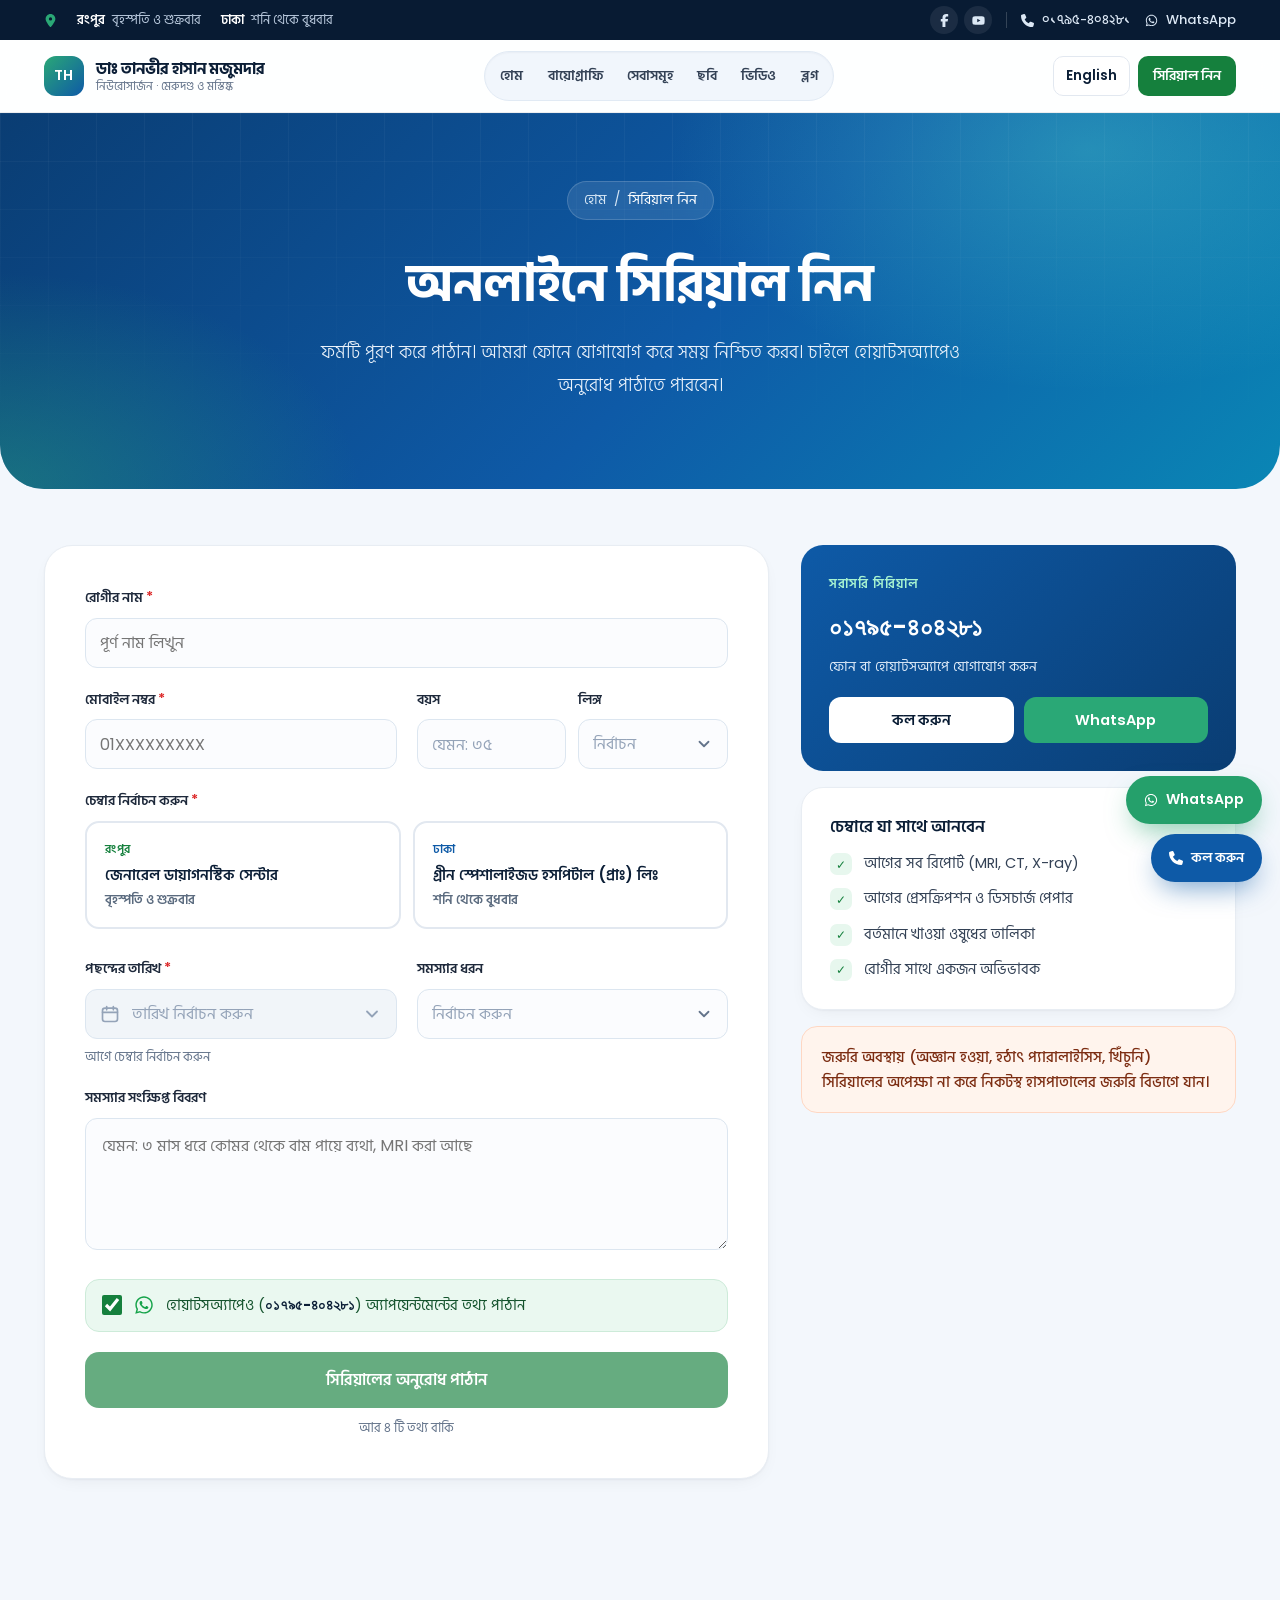
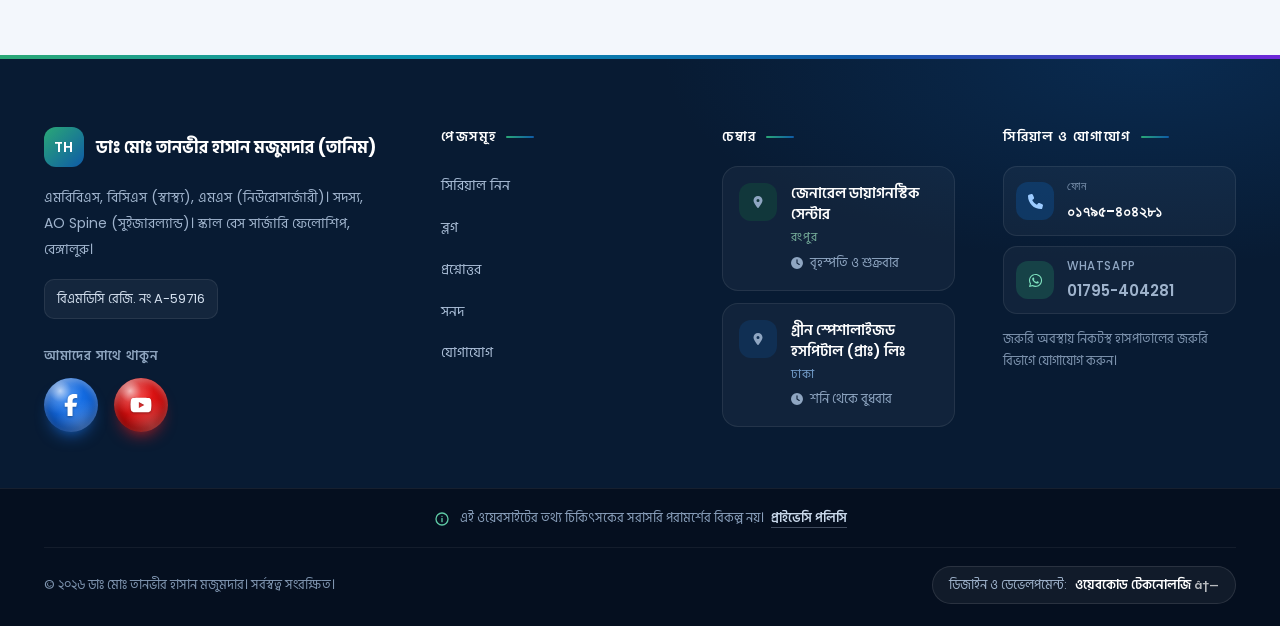
<file: appointment.html>
<!doctype html>
<html lang="bn">
<head>
<meta charset="UTF-8">
<meta name="viewport" content="width=device-width, initial-scale=1">
<title>সিরিয়াল নিন | ডাঃ তানভীর হাসান মজুমদার</title>
<meta name='robots' content='noindex, nofollow, max-image-preview:large' />
<meta name="description" content="ফর্মটি পূরণ করে পাঠান। আমরা ফোনে যোগাযোগ করে সময় নিশ্চিত করব। চাইলে হোয়াটসঅ্যাপেও অনুরোধ পাঠাতে পারবেন।">
<link rel="canonical" href="appointment.html">
<link rel="alternate" hreflang="bn" href="appointment.html">
<link rel="alternate" hreflang="en" href="https://drmdtanvirhasanmojumdar.com/en/appointment/">
<link rel="alternate" hreflang="x-default" href="appointment.html">
<meta property="og:locale" content="bn_BD">
<meta property="og:locale:alternate" content="en_US">
<meta property="og:type" content="website">
<meta property="og:site_name" content="ডাঃ মোঃ তানভীর হাসান মজুমদার (তানিম)">
<meta property="og:title" content="সিরিয়াল নিন | ডাঃ তানভীর হাসান মজুমদার">
<meta property="og:description" content="ফর্মটি পূরণ করে পাঠান। আমরা ফোনে যোগাযোগ করে সময় নিশ্চিত করব। চাইলে হোয়াটসঅ্যাপেও অনুরোধ পাঠাতে পারবেন।">
<meta property="og:url" content="https://drmdtanvirhasanmojumdar.com/appointment/">
<meta property="og:image" content="images/doctor-hero-720x900.webp">
<meta property="og:image:width" content="720">
<meta property="og:image:height" content="900">
<meta name="twitter:card" content="summary_large_image">
<meta name="theme-color" content="#0E5AA7">
<script type="application/ld+json">{"@context":"https://schema.org","@graph":[{"@type":["Physician","MedicalBusiness"],"@id":"https://drmdtanvirhasanmojumdar.com/#physician","name":"Dr. Md. Tanvir Hasan Majumder (Tanim)","alternateName":"ডাঃ মোঃ তানভীর হাসান মজুমদার (তানিম)","url":"https://drmdtanvirhasanmojumdar.com/","image":"images/doctor-hero-720x900.webp","telephone":"+8801795404281","medicalSpecialty":"Neurosurgery","description":"Modern, safe and compassionate care for complex conditions of the brain, spine and nervous system. Every decision is explained clearly to patients and their families.","identifier":"BMDC A-59716","worksFor":{"@type":"Hospital","name":"Dhaka Medical College Hospital"},"location":[{"@type":"MedicalClinic","name":"জেনারেল ডায়াগনস্টিক সেন্টার","address":{"@type":"PostalAddress","streetAddress":"মেডিকেল মোড়, ধাপ, জেল রোড, রংপুর","addressLocality":"রংপুর","addressCountry":"BD"},"telephone":"+8801795404281","hasMap":"https://www.google.com/maps/search/?api=1\u0026query=General+Diagnostic+Center+Medical+More+Dhap+Rangpur"},{"@type":"MedicalClinic","name":"গ্রীন স্পেশালাইজড হসপিটাল (প্রাঃ) লিঃ","address":{"@type":"PostalAddress","streetAddress":"২২০/ডি, সালাম ম্যানশন, বেগম রোকেয়া সরণি, শেওড়াপাড়া, মিরপুর, ঢাকা","addressLocality":"ঢাকা","addressCountry":"BD"},"telephone":"+8801795404281","hasMap":"https://www.google.com/maps/search/?api=1\u0026query=Green+Specialized+Hospital+Shewrapara+Mirpur+Dhaka"}],"sameAs":["https://www.facebook.com/drtanvirns","https://www.youtube.com/@drtanvirns"],"availableLanguage":["bn","en"]},{"@type":"WebSite","@id":"https://drmdtanvirhasanmojumdar.com/#website","url":"https://drmdtanvirhasanmojumdar.com/","name":"ডাঃ মোঃ তানভীর হাসান মজুমদার (তানিম)","inLanguage":"bn","publisher":{"@id":"https://drmdtanvirhasanmojumdar.com/#physician"},"potentialAction":{"@type":"SearchAction","target":"https://drmdtanvirhasanmojumdar.com/?s={search_term_string}","query-input":"required name=search_term_string"}},{"@type":"BreadcrumbList","itemListElement":[{"@type":"ListItem","position":1,"name":"হোম","item":"https://drmdtanvirhasanmojumdar.com/"},{"@type":"ListItem","position":2,"name":"সিরিয়াল নিন","item":"https://drmdtanvirhasanmojumdar.com/appointment/"}]}]}</script>
<link rel="alternate" type="application/rss+xml" title="ডাঃ মোঃ তানভীর হাসান মজুমদার &raquo; Feed" href="appointment.html" />
<link rel="alternate" type="application/rss+xml" title="ডাঃ মোঃ তানভীর হাসান মজুমদার &raquo; Comments Feed" href="https://drmdtanvirhasanmojumdar.com/comments/feed/" />



<style id="wp-img-auto-sizes-contain-inline-css">
img:is([sizes=auto i],[sizes^="auto," i]){contain-intrinsic-size:3000px 1500px}
/*# sourceURL=wp-img-auto-sizes-contain-inline-css */
</style>


<link rel="icon" href="images/cropped-doctor-hero-32x32.webp" sizes="32x32" />
<link rel="icon" href="images/cropped-doctor-hero-192x192.webp" sizes="192x192" />
<link rel="apple-touch-icon" href="images/cropped-doctor-hero-180x180.webp" />
<meta name="msapplication-TileImage" content="images/cropped-doctor-hero-192x192.webp" />

<!-- Google Fonts: Hind Siliguri & Poppins -->
<link rel="preconnect" href="https://fonts.googleapis.com">
<link rel="preconnect" href="https://fonts.gstatic.com" crossorigin>
<link href="https://fonts.googleapis.com/css2?family=Hind+Siliguri:wght@300;400;500;600;700&family=Poppins:wght@400;500;600;700&display=swap" rel="stylesheet">

<!-- Bootstrap 5.3.3 CSS -->
<link href="https://cdn.jsdelivr.net/npm/bootstrap@5.3.3/dist/css/bootstrap.min.css" rel="stylesheet" integrity="sha384-QWTKZyjpPEjISv5WaRU9OFeRpok6YctnYmDr5pNlyT2bRjXh0JMhjY6hW+ALEwIH" crossorigin="anonymous">

<!-- Custom Theme CSS -->
<link rel="stylesheet" href="css/style.css">
</head>
<body class="wp-singular page-template page-template-templates page-template-appointment page-template-templatesappointment-php page page-id-103 wp-embed-responsive wp-theme-dr-tanvir lang-bn">
<svg xmlns="http://www.w3.org/2000/svg" style="display:none;" aria-hidden="true"><!-- Icons: Font Awesome Free 6.5.2 (CC BY 4.0, https://fontawesome.com/license/free) -->
<symbol id="i-arrow-right" viewBox="0 0 448 512"><path d="M438.6 278.6c12.5-12.5 12.5-32.8 0-45.3l-160-160c-12.5-12.5-32.8-12.5-45.3 0s-12.5 32.8 0 45.3L338.8 224 32 224c-17.7 0-32 14.3-32 32s14.3 32 32 32l306.7 0L233.4 393.4c-12.5 12.5-12.5 32.8 0 45.3s32.8 12.5 45.3 0l160-160z"/></symbol>
<symbol id="i-award" viewBox="0 0 384 512"><path d="M173.8 5.5c11-7.3 25.4-7.3 36.4 0L228 17.2c6 3.9 13 5.8 20.1 5.4l21.3-1.3c13.2-.8 25.6 6.4 31.5 18.2l9.6 19.1c3.2 6.4 8.4 11.5 14.7 14.7L344.5 83c11.8 5.9 19 18.3 18.2 31.5l-1.3 21.3c-.4 7.1 1.5 14.2 5.4 20.1l11.8 17.8c7.3 11 7.3 25.4 0 36.4L366.8 228c-3.9 6-5.8 13-5.4 20.1l1.3 21.3c.8 13.2-6.4 25.6-18.2 31.5l-19.1 9.6c-6.4 3.2-11.5 8.4-14.7 14.7L301 344.5c-5.9 11.8-18.3 19-31.5 18.2l-21.3-1.3c-7.1-.4-14.2 1.5-20.1 5.4l-17.8 11.8c-11 7.3-25.4 7.3-36.4 0L156 366.8c-6-3.9-13-5.8-20.1-5.4l-21.3 1.3c-13.2 .8-25.6-6.4-31.5-18.2l-9.6-19.1c-3.2-6.4-8.4-11.5-14.7-14.7L39.5 301c-11.8-5.9-19-18.3-18.2-31.5l1.3-21.3c.4-7.1-1.5-14.2-5.4-20.1L5.5 210.2c-7.3-11-7.3-25.4 0-36.4L17.2 156c3.9-6 5.8-13 5.4-20.1l-1.3-21.3c-.8-13.2 6.4-25.6 18.2-31.5l19.1-9.6C65 70.2 70.2 65 73.4 58.6L83 39.5c5.9-11.8 18.3-19 31.5-18.2l21.3 1.3c7.1 .4 14.2-1.5 20.1-5.4L173.8 5.5zM272 192a80 80 0 1 0 -160 0 80 80 0 1 0 160 0zM1.3 441.8L44.4 339.3c.2 .1 .3 .2 .4 .4l9.6 19.1c11.7 23.2 36 37.3 62 35.8l21.3-1.3c.2 0 .5 0 .7 .2l17.8 11.8c5.1 3.3 10.5 5.9 16.1 7.7l-37.6 89.3c-2.3 5.5-7.4 9.2-13.3 9.7s-11.6-2.2-14.8-7.2L74.4 455.5l-56.1 8.3c-5.7 .8-11.4-1.5-15-6s-4.3-10.7-2.1-16zm248 60.4L211.7 413c5.6-1.8 11-4.3 16.1-7.7l17.8-11.8c.2-.1 .4-.2 .7-.2l21.3 1.3c26 1.5 50.3-12.6 62-35.8l9.6-19.1c.1-.2 .2-.3 .4-.4l43.2 102.5c2.2 5.3 1.4 11.4-2.1 16s-9.3 6.9-15 6l-56.1-8.3-32.2 49.2c-3.2 5-8.9 7.7-14.8 7.2s-11-4.3-13.3-9.7z"/></symbol>
<symbol id="i-baby" viewBox="0 0 448 512"><path d="M152 88a72 72 0 1 1 144 0A72 72 0 1 1 152 88zM39.7 144.5c13-17.9 38-21.8 55.9-8.8L131.8 162c26.8 19.5 59.1 30 92.2 30s65.4-10.5 92.2-30l36.2-26.4c17.9-13 42.9-9 55.9 8.8s9 42.9-8.8 55.9l-36.2 26.4c-13.6 9.9-28.1 18.2-43.3 25V288H128V251.7c-15.2-6.7-29.7-15.1-43.3-25L48.5 200.3c-17.9-13-21.8-38-8.8-55.9zm89.8 184.8l60.6 53-26 37.2 24.3 24.3c15.6 15.6 15.6 40.9 0 56.6s-40.9 15.6-56.6 0l-48-48C70 438.6 68.1 417 79.2 401.1l50.2-71.8zm128.5 53l60.6-53 50.2 71.8c11.1 15.9 9.2 37.5-4.5 51.2l-48 48c-15.6 15.6-40.9 15.6-56.6 0s-15.6-40.9 0-56.6L284 419.4l-26-37.2z"/></symbol>
<symbol id="i-bacteria" viewBox="0 0 640 512"><path d="M304.9 .7c-9.6-2.7-19.5 2.8-22.3 12.4l-4.3 15.2c-8.3-.6-16.8 0-25.2 1.9c-7.3 1.7-14.3 3.5-21.1 5.5l-5.5-12.7c-3.9-9.1-14.5-13.4-23.6-9.5s-13.4 14.5-9.5 23.6l4.4 10.4c-16.6 6.7-31.7 14.4-45.4 22.8L147 62c-5.5-8.3-16.7-10.5-25-5s-10.5 16.7-5 25l6 9c-13.7 11-25.5 22.8-35.8 34.9l-10-8c-7.8-6.2-19.1-5-25.3 2.8s-5 19.1 2.8 25.3L65.9 155c-1.8 2.8-3.5 5.7-5.1 8.5c-6.6 11.4-11.8 22.6-16 33l-8-3.2c-9.2-3.7-19.7 .8-23.4 10s.8 19.7 10 23.4l10.4 4.2c-.2 .8-.4 1.5-.5 2.3c-2.2 9.3-3.4 17.3-4.1 23.4c-.4 3.1-.6 5.7-.8 7.8c-.1 1.1-.1 2-.2 2.8l-.1 1.1 0 .5 0 .2 0 .1c0 0 0 .1 29.1 1l-.1 0L28 269.3c-.1 3.1 0 6.1 .2 9.1l-15.2 4.3C3.5 285.4-2 295.4 .7 304.9s12.7 15.1 22.3 12.4l15.6-4.5c7.6 13.6 18.9 25 32.6 32.6L66.7 361c-2.7 9.6 2.8 19.5 12.4 22.3s19.5-2.8 22.3-12.4l4.3-15.2c1.2 .1 2.4 .2 3.6 .2c15.6 .5 30.3-3.3 43-10.2l9 9c7 7 18.4 7 25.5 0s7-18.4 0-25.5l-7.2-7.2c9.3-12.6 15.2-27.8 16.3-44.5l7.1 3c9.1 3.9 19.7-.3 23.6-9.5s-.3-19.7-9.5-23.6l-8.6-3.7c6.4-9.9 17.3-22.4 36.9-33.3l1.3 4.4c2.7 9.6 12.7 15.1 22.3 12.4s15.1-12.7 12.4-22.3l-2.3-8.1c3.8-1.1 7.7-2.1 11.9-3.1c11.6-2.7 22.1-7.7 31.1-14.4l7.2 7.2c7 7 18.4 7 25.5 0s7-18.4 0-25.5l-9-9c7.6-13.9 11.3-30.1 10.1-46.6l15.2-4.3c9.6-2.7 15.1-12.7 12.4-22.3S370.6 64 361 66.7l-15.6 4.5c-7.7-13.9-19.1-25.1-32.6-32.6l4.5-15.6c2.7-9.6-2.8-19.5-12.4-22.3zM112 272l-48-1.5 0 0c11.7 .4 27.3 .9 48 1.6zm16-80a32 32 0 1 1 0 64 32 32 0 1 1 0-64zm64-48a16 16 0 1 1 32 0 16 16 0 1 1 -32 0zM322.7 489c-2.7 9.6 2.8 19.5 12.4 22.3s19.5-2.8 22.2-12.4l4.3-15.2c8.3 .6 16.8 0 25.2-1.9c7.3-1.7 14.3-3.5 21.1-5.5l5.5 12.7c3.9 9.1 14.5 13.4 23.6 9.5s13.4-14.5 9.5-23.6l-4.4-10.4c16.6-6.7 31.7-14.4 45.4-22.8L493 450c5.5 8.3 16.7 10.5 25 5s10.5-16.7 5-25l-6-9c13.7-11 25.5-22.8 35.8-34.9l10 8c7.8 6.2 19.1 5 25.3-2.8s5-19.1-2.8-25.3L574.1 357c1.8-2.8 3.5-5.7 5.1-8.5c6.6-11.4 11.8-22.6 16-33l8 3.2c9.2 3.7 19.7-.8 23.4-10s-.8-19.7-10-23.4l-10.4-4.2c.2-.8 .4-1.5 .5-2.3c2.2-9.3 3.4-17.3 4.1-23.4c.4-3.1 .6-5.7 .8-7.8c.1-1.1 .1-2 .2-2.8l.1-1.1 0-.5 0-.2 0-.1c0 0 0-.1-29.1-1l.1 0 29.1 .9c.1-3.1 0-6.1-.2-9.1l15.2-4.3c9.6-2.7 15.1-12.7 12.4-22.3s-12.7-15.1-22.3-12.4l-15.6 4.5c-7.6-13.6-18.9-25-32.6-32.6l4.5-15.6c2.7-9.6-2.8-19.5-12.4-22.3s-19.5 2.8-22.3 12.4l-4.3 15.2c-1.2-.1-2.4-.2-3.6-.2c-15.6-.5-30.3 3.3-43 10.2l-9-9c-7-7-18.4-7-25.5 0s-7 18.4 0 25.5l7.2 7.2c-9.3 12.6-15.2 27.8-16.3 44.5l-7.1-3c-9.1-3.9-19.7 .3-23.6 9.5s.3 19.7 9.5 23.6l8.6 3.7c-6.4 9.9-17.3 22.4-36.9 33.3l-1.3-4.4c-2.7-9.6-12.7-15.1-22.3-12.4s-15.1 12.7-12.4 22.3l2.3 8.1c-3.8 1.1-7.7 2.1-11.9 3.1c-11.6 2.7-22.1 7.7-31.1 14.4l-7.2-7.2c-7-7-18.4-7-25.5 0s-7 18.4 0 25.5l9 9c-7.6 13.9-11.3 30.1-10.1 46.6l-15.2 4.3c-9.6 2.7-15.1 12.7-12.4 22.2s12.7 15.1 22.3 12.4l15.6-4.5c7.7 13.9 19.1 25.1 32.6 32.6L322.7 489zM576 241.5l0 0c-11.7-.4-27.3-.9-48-1.6l48 1.5zM448 384a32 32 0 1 1 -64 0 32 32 0 1 1 64 0z"/></symbol>
<symbol id="i-bolt" viewBox="0 0 448 512"><path d="M349.4 44.6c5.9-13.7 1.5-29.7-10.6-38.5s-28.6-8-39.9 1.8l-256 224c-10 8.8-13.6 22.9-8.9 35.3S50.7 288 64 288H175.5L98.6 467.4c-5.9 13.7-1.5 29.7 10.6 38.5s28.6 8 39.9-1.8l256-224c10-8.8 13.6-22.9 8.9-35.3s-16.6-20.7-30-20.7H272.5L349.4 44.6z"/></symbol>
<symbol id="i-bone" viewBox="0 0 576 512"><path d="M153.7 144.8c6.9 16.3 20.6 31.2 38.3 31.2H384c17.7 0 31.4-14.9 38.3-31.2C434.4 116.1 462.9 96 496 96c44.2 0 80 35.8 80 80c0 30.4-17 56.9-42 70.4c-3.6 1.9-6 5.5-6 9.6s2.4 7.7 6 9.6c25 13.5 42 40 42 70.4c0 44.2-35.8 80-80 80c-33.1 0-61.6-20.1-73.7-48.8C415.4 350.9 401.7 336 384 336H192c-17.7 0-31.4 14.9-38.3 31.2C141.6 395.9 113.1 416 80 416c-44.2 0-80-35.8-80-80c0-30.4 17-56.9 42-70.4c3.6-1.9 6-5.5 6-9.6s-2.4-7.7-6-9.6C17 232.9 0 206.4 0 176c0-44.2 35.8-80 80-80c33.1 0 61.6 20.1 73.7 48.8z"/></symbol>
<symbol id="i-brain" viewBox="0 0 512 512"><path d="M184 0c30.9 0 56 25.1 56 56V456c0 30.9-25.1 56-56 56c-28.9 0-52.7-21.9-55.7-50.1c-5.2 1.4-10.7 2.1-16.3 2.1c-35.3 0-64-28.7-64-64c0-7.4 1.3-14.6 3.6-21.2C21.4 367.4 0 338.2 0 304c0-31.9 18.7-59.5 45.8-72.3C37.1 220.8 32 207 32 192c0-30.7 21.6-56.3 50.4-62.6C80.8 123.9 80 118 80 112c0-29.9 20.6-55.1 48.3-62.1C131.3 21.9 155.1 0 184 0zM328 0c28.9 0 52.6 21.9 55.7 49.9c27.8 7 48.3 32.1 48.3 62.1c0 6-.8 11.9-2.4 17.4c28.8 6.2 50.4 31.9 50.4 62.6c0 15-5.1 28.8-13.8 39.7C493.3 244.5 512 272.1 512 304c0 34.2-21.4 63.4-51.6 74.8c2.3 6.6 3.6 13.8 3.6 21.2c0 35.3-28.7 64-64 64c-5.6 0-11.1-.7-16.3-2.1c-3 28.2-26.8 50.1-55.7 50.1c-30.9 0-56-25.1-56-56V56c0-30.9 25.1-56 56-56z"/></symbol>
<symbol id="i-building-columns" viewBox="0 0 512 512"><path d="M243.4 2.6l-224 96c-14 6-21.8 21-18.7 35.8S16.8 160 32 160v8c0 13.3 10.7 24 24 24H456c13.3 0 24-10.7 24-24v-8c15.2 0 28.3-10.7 31.3-25.6s-4.8-29.9-18.7-35.8l-224-96c-8-3.4-17.2-3.4-25.2 0zM128 224H64V420.3c-.6 .3-1.2 .7-1.8 1.1l-48 32c-11.7 7.8-17 22.4-12.9 35.9S17.9 512 32 512H480c14.1 0 26.5-9.2 30.6-22.7s-1.1-28.1-12.9-35.9l-48-32c-.6-.4-1.2-.7-1.8-1.1V224H384V416H344V224H280V416H232V224H168V416H128V224zM256 64a32 32 0 1 1 0 64 32 32 0 1 1 0-64z"/></symbol>
<symbol id="i-calendar-check" viewBox="0 0 448 512"><path d="M128 0c17.7 0 32 14.3 32 32V64H288V32c0-17.7 14.3-32 32-32s32 14.3 32 32V64h48c26.5 0 48 21.5 48 48v48H0V112C0 85.5 21.5 64 48 64H96V32c0-17.7 14.3-32 32-32zM0 192H448V464c0 26.5-21.5 48-48 48H48c-26.5 0-48-21.5-48-48V192zM329 305c9.4-9.4 9.4-24.6 0-33.9s-24.6-9.4-33.9 0l-95 95-47-47c-9.4-9.4-24.6-9.4-33.9 0s-9.4 24.6 0 33.9l64 64c9.4 9.4 24.6 9.4 33.9 0L329 305z"/></symbol>
<symbol id="i-certificate" viewBox="0 0 512 512"><path d="M211 7.3C205 1 196-1.4 187.6 .8s-14.9 8.9-17.1 17.3L154.7 80.6l-62-17.5c-8.4-2.4-17.4 0-23.5 6.1s-8.5 15.1-6.1 23.5l17.5 62L18.1 170.6c-8.4 2.1-15 8.7-17.3 17.1S1 205 7.3 211l46.2 45L7.3 301C1 307-1.4 316 .8 324.4s8.9 14.9 17.3 17.1l62.5 15.8-17.5 62c-2.4 8.4 0 17.4 6.1 23.5s15.1 8.5 23.5 6.1l62-17.5 15.8 62.5c2.1 8.4 8.7 15 17.1 17.3s17.3-.2 23.4-6.4l45-46.2 45 46.2c6.1 6.2 15 8.7 23.4 6.4s14.9-8.9 17.1-17.3l15.8-62.5 62 17.5c8.4 2.4 17.4 0 23.5-6.1s8.5-15.1 6.1-23.5l-17.5-62 62.5-15.8c8.4-2.1 15-8.7 17.3-17.1s-.2-17.4-6.4-23.4l-46.2-45 46.2-45c6.2-6.1 8.7-15 6.4-23.4s-8.9-14.9-17.3-17.1l-62.5-15.8 17.5-62c2.4-8.4 0-17.4-6.1-23.5s-15.1-8.5-23.5-6.1l-62 17.5L341.4 18.1c-2.1-8.4-8.7-15-17.1-17.3S307 1 301 7.3L256 53.5 211 7.3z"/></symbol>
<symbol id="i-check" viewBox="0 0 448 512"><path d="M438.6 105.4c12.5 12.5 12.5 32.8 0 45.3l-256 256c-12.5 12.5-32.8 12.5-45.3 0l-128-128c-12.5-12.5-12.5-32.8 0-45.3s32.8-12.5 45.3 0L160 338.7 393.4 105.4c12.5-12.5 32.8-12.5 45.3 0z"/></symbol>
<symbol id="i-circle-question" viewBox="0 0 512 512"><path d="M256 512A256 256 0 1 0 256 0a256 256 0 1 0 0 512zM169.8 165.3c7.9-22.3 29.1-37.3 52.8-37.3h58.3c34.9 0 63.1 28.3 63.1 63.1c0 22.6-12.1 43.5-31.7 54.8L280 264.4c-.2 13-10.9 23.6-24 23.6c-13.3 0-24-10.7-24-24V250.5c0-8.6 4.6-16.5 12.1-20.8l44.3-25.4c4.7-2.7 7.6-7.7 7.6-13.1c0-8.4-6.8-15.1-15.1-15.1H222.6c-3.4 0-6.4 2.1-7.5 5.3l-.4 1.2c-4.4 12.5-18.2 19-30.6 14.6s-19-18.2-14.6-30.6l.4-1.2zM224 352a32 32 0 1 1 64 0 32 32 0 1 1 -64 0z"/></symbol>
<symbol id="i-clipboard-list" viewBox="0 0 384 512"><path d="M192 0c-41.8 0-77.4 26.7-90.5 64H64C28.7 64 0 92.7 0 128V448c0 35.3 28.7 64 64 64H320c35.3 0 64-28.7 64-64V128c0-35.3-28.7-64-64-64H282.5C269.4 26.7 233.8 0 192 0zm0 64a32 32 0 1 1 0 64 32 32 0 1 1 0-64zM72 272a24 24 0 1 1 48 0 24 24 0 1 1 -48 0zm104-16H304c8.8 0 16 7.2 16 16s-7.2 16-16 16H176c-8.8 0-16-7.2-16-16s7.2-16 16-16zM72 368a24 24 0 1 1 48 0 24 24 0 1 1 -48 0zm88 0c0-8.8 7.2-16 16-16H304c8.8 0 16 7.2 16 16s-7.2 16-16 16H176c-8.8 0-16-7.2-16-16z"/></symbol>
<symbol id="i-clock" viewBox="0 0 512 512"><path d="M256 0a256 256 0 1 1 0 512A256 256 0 1 1 256 0zM232 120V256c0 8 4 15.5 10.7 20l96 64c11 7.4 25.9 4.4 33.3-6.7s4.4-25.9-6.7-33.3L280 243.2V120c0-13.3-10.7-24-24-24s-24 10.7-24 24z"/></symbol>
<symbol id="i-crutch" viewBox="0 0 512 512"><path d="M297.4 9.4c-12.5 12.5-12.5 32.8 0 45.3l160 160c12.5 12.5 32.8 12.5 45.3 0s12.5-32.8 0-45.3l-160-160c-12.5-12.5-32.8-12.5-45.3 0zm-96 144l-34.8 34.8c-12.9 12.9-21.9 29.2-25.8 47.1L116.8 342.9c-1.3 5.9-4.3 11.4-8.6 15.7L9.4 457.4c-12.5 12.5-12.5 32.8 0 45.3s32.8 12.5 45.3 0l98.8-98.8c4.3-4.3 9.7-7.3 15.7-8.6l107.6-23.9c17.8-4 34.1-12.9 47.1-25.8l34.7-34.7c0 0 .1-.1 .1-.1s.1-.1 .1-.1l74.6-74.6-45.3-45.3L336 242.7 269.3 176l52.1-52.1L276.1 78.6l-74.7 74.7zM224 221.3L290.7 288l-12.2 12.2c-4.3 4.3-9.7 7.3-15.7 8.6l-76.7 17 17-76.7c1.3-5.9 4.3-11.4 8.6-15.7L224 221.3z"/></symbol>
<symbol id="i-disease" viewBox="0 0 512 512"><path d="M236.4 61.4L227 75.5c-21.3 32-59.4 48.5-97.3 42.1l-59.6-9.9C33.4 101.6 0 129.9 .1 167.1c0 15.9 6.4 31.2 17.6 42.5l29.2 29.2c11 11 17.2 25.9 17.2 41.5c0 15.8-6.4 30.9-17.7 42L33.3 335.1C22.2 345.9 16 360.7 16 376.2c0 36.8 34.1 64.2 70.1 56.2l62.3-13.8c7.7-1.7 15.7-2.6 23.6-2.6h10c27.2 0 53.7 9.3 75 26.3L287.8 467c10.5 8.4 23.6 13 37 13c32.7 0 59.3-26.5 59.3-59.3l0-25.2c0-34.9 21.4-66.2 53.9-78.8l36.9-14.3c22.4-8.7 37.2-30.3 37.2-54.3c0-28.1-20.1-52.3-47.8-57.3l-28-5.1c-36.5-6.7-65.4-34.5-73.6-70.7l-7.1-31.5C348.9 53.4 322.1 32 291.3 32c-22 0-42.6 11-54.9 29.4zM160 192a32 32 0 1 1 0 64 32 32 0 1 1 0-64zm128 16a16 16 0 1 1 32 0 16 16 0 1 1 -32 0zm0 80a32 32 0 1 1 0 64 32 32 0 1 1 0-64z"/></symbol>
<symbol id="i-droplet" viewBox="0 0 384 512"><path d="M192 512C86 512 0 426 0 320C0 228.8 130.2 57.7 166.6 11.7C172.6 4.2 181.5 0 191.1 0h1.8c9.6 0 18.5 4.2 24.5 11.7C253.8 57.7 384 228.8 384 320c0 106-86 192-192 192zM96 336c0-8.8-7.2-16-16-16s-16 7.2-16 16c0 61.9 50.1 112 112 112c8.8 0 16-7.2 16-16s-7.2-16-16-16c-44.2 0-80-35.8-80-80z"/></symbol>
<symbol id="i-envelope" viewBox="0 0 512 512"><path d="M48 64C21.5 64 0 85.5 0 112c0 15.1 7.1 29.3 19.2 38.4L236.8 313.6c11.4 8.5 27 8.5 38.4 0L492.8 150.4c12.1-9.1 19.2-23.3 19.2-38.4c0-26.5-21.5-48-48-48H48zM0 176V384c0 35.3 28.7 64 64 64H448c35.3 0 64-28.7 64-64V176L294.4 339.2c-22.8 17.1-54 17.1-76.8 0L0 176z"/></symbol>
<symbol id="i-face-tired" viewBox="0 0 512 512"><path d="M256 512A256 256 0 1 0 256 0a256 256 0 1 0 0 512zM164.7 328.7c22-22 53.9-40.7 91.3-40.7s69.3 18.7 91.3 40.7c11.1 11.1 20.1 23.4 26.4 35.4c6.2 11.7 10.3 24.4 10.3 35.9c0 5.2-2.6 10.2-6.9 13.2s-9.8 3.7-14.7 1.8l-20.5-7.7c-26.9-10.1-55.5-15.3-84.3-15.3h-3.2c-28.8 0-57.3 5.2-84.3 15.3L149.6 415c-4.9 1.8-10.4 1.2-14.7-1.8s-6.9-7.9-6.9-13.2c0-11.6 4.2-24.2 10.3-35.9c6.3-12 15.3-24.3 26.4-35.4zm-31.2-182l89.9 47.9c10.7 5.7 10.7 21.1 0 26.8l-89.9 47.9c-7.9 4.2-17.5-1.5-17.5-10.5c0-2.8 1-5.5 2.8-7.6l36-43.2-36-43.2c-1.8-2.1-2.8-4.8-2.8-7.6c0-9 9.6-14.7 17.5-10.5zM396 157.1c0 2.8-1 5.5-2.8 7.6l-36 43.2 36 43.2c1.8 2.1 2.8 4.8 2.8 7.6c0 9-9.6 14.7-17.5 10.5l-89.9-47.9c-10.7-5.7-10.7-21.1 0-26.8l89.9-47.9c7.9-4.2 17.5 1.5 17.5 10.5z"/></symbol>
<symbol id="i-facebook-f" viewBox="0 0 320 512"><path d="M80 299.3V512H196V299.3h86.5l18-97.8H196V166.9c0-51.7 20.3-71.5 72.7-71.5c16.3 0 29.4 .4 37 1.2V7.9C291.4 4 256.4 0 236.2 0C129.3 0 80 50.5 80 159.4v42.1H14v97.8H80z"/></symbol>
<symbol id="i-graduation-cap" viewBox="0 0 640 512"><path d="M320 32c-8.1 0-16.1 1.4-23.7 4.1L15.8 137.4C6.3 140.9 0 149.9 0 160s6.3 19.1 15.8 22.6l57.9 20.9C57.3 229.3 48 259.8 48 291.9v28.1c0 28.4-10.8 57.7-22.3 80.8c-6.5 13-13.9 25.8-22.5 37.6C0 442.7-.9 448.3 .9 453.4s6 8.9 11.2 10.2l64 16c4.2 1.1 8.7 .3 12.4-2s6.3-6.1 7.1-10.4c8.6-42.8 4.3-81.2-2.1-108.7C90.3 344.3 86 329.8 80 316.5V291.9c0-30.2 10.2-58.7 27.9-81.5c12.9-15.5 29.6-28 49.2-35.7l157-61.7c8.2-3.2 17.5 .8 20.7 9s-.8 17.5-9 20.7l-157 61.7c-12.4 4.9-23.3 12.4-32.2 21.6l159.6 57.6c7.6 2.7 15.6 4.1 23.7 4.1s16.1-1.4 23.7-4.1L624.2 182.6c9.5-3.4 15.8-12.5 15.8-22.6s-6.3-19.1-15.8-22.6L343.7 36.1C336.1 33.4 328.1 32 320 32zM128 408c0 35.3 86 72 192 72s192-36.7 192-72L496.7 262.6 354.5 314c-11.1 4-22.8 6-34.5 6s-23.5-2-34.5-6L143.3 262.6 128 408z"/></symbol>
<symbol id="i-hand" viewBox="0 0 512 512"><path d="M288 32c0-17.7-14.3-32-32-32s-32 14.3-32 32V240c0 8.8-7.2 16-16 16s-16-7.2-16-16V64c0-17.7-14.3-32-32-32s-32 14.3-32 32V336c0 1.5 0 3.1 .1 4.6L67.6 283c-16-15.2-41.3-14.6-56.6 1.4s-14.6 41.3 1.4 56.6L124.8 448c43.1 41.1 100.4 64 160 64H304c97.2 0 176-78.8 176-176V128c0-17.7-14.3-32-32-32s-32 14.3-32 32V240c0 8.8-7.2 16-16 16s-16-7.2-16-16V64c0-17.7-14.3-32-32-32s-32 14.3-32 32V240c0 8.8-7.2 16-16 16s-16-7.2-16-16V32z"/></symbol>
<symbol id="i-heart-pulse" viewBox="0 0 512 512"><path d="M228.3 469.1L47.6 300.4c-4.2-3.9-8.2-8.1-11.9-12.4h87c22.6 0 43-13.6 51.7-34.5l10.5-25.2 49.3 109.5c3.8 8.5 12.1 14 21.4 14.1s17.8-5 22-13.3L320 253.7l1.7 3.4c9.5 19 28.9 31 50.1 31H476.3c-3.7 4.3-7.7 8.5-11.9 12.4L283.7 469.1c-7.5 7-17.4 10.9-27.7 10.9s-20.2-3.9-27.7-10.9zM503.7 240h-132c-3 0-5.8-1.7-7.2-4.4l-23.2-46.3c-4.1-8.1-12.4-13.3-21.5-13.3s-17.4 5.1-21.5 13.3l-41.4 82.8L205.9 158.2c-3.9-8.7-12.7-14.3-22.2-14.1s-18.1 5.9-21.8 14.8l-31.8 76.3c-1.2 3-4.2 4.9-7.4 4.9H16c-2.6 0-5 .4-7.3 1.1C3 225.2 0 208.2 0 190.9v-5.8c0-69.9 50.5-129.5 119.4-141C165 36.5 211.4 51.4 244 84l12 12 12-12c32.6-32.6 79-47.5 124.6-39.9C461.5 55.6 512 115.2 512 185.1v5.8c0 16.9-2.8 33.5-8.3 49.1z"/></symbol>
<symbol id="i-house" viewBox="0 0 576 512"><path d="M575.8 255.5c0 18-15 32.1-32 32.1h-32l.7 160.2c0 2.7-.2 5.4-.5 8.1V472c0 22.1-17.9 40-40 40H456c-1.1 0-2.2 0-3.3-.1c-1.4 .1-2.8 .1-4.2 .1H416 392c-22.1 0-40-17.9-40-40V448 384c0-17.7-14.3-32-32-32H256c-17.7 0-32 14.3-32 32v64 24c0 22.1-17.9 40-40 40H160 128.1c-1.5 0-3-.1-4.5-.2c-1.2 .1-2.4 .2-3.6 .2H104c-22.1 0-40-17.9-40-40V360c0-.9 0-1.9 .1-2.8V287.6H32c-18 0-32-14-32-32.1c0-9 3-17 10-24L266.4 8c7-7 15-8 22-8s15 2 21 7L564.8 231.5c8 7 12 15 11 24z"/></symbol>
<symbol id="i-id-card" viewBox="0 0 576 512"><path d="M0 96l576 0c0-35.3-28.7-64-64-64H64C28.7 32 0 60.7 0 96zm0 32V416c0 35.3 28.7 64 64 64H512c35.3 0 64-28.7 64-64V128H0zM64 405.3c0-29.5 23.9-53.3 53.3-53.3H234.7c29.5 0 53.3 23.9 53.3 53.3c0 5.9-4.8 10.7-10.7 10.7H74.7c-5.9 0-10.7-4.8-10.7-10.7zM176 192a64 64 0 1 1 0 128 64 64 0 1 1 0-128zm176 16c0-8.8 7.2-16 16-16H496c8.8 0 16 7.2 16 16s-7.2 16-16 16H368c-8.8 0-16-7.2-16-16zm0 64c0-8.8 7.2-16 16-16H496c8.8 0 16 7.2 16 16s-7.2 16-16 16H368c-8.8 0-16-7.2-16-16zm0 64c0-8.8 7.2-16 16-16H496c8.8 0 16 7.2 16 16s-7.2 16-16 16H368c-8.8 0-16-7.2-16-16z"/></symbol>
<symbol id="i-images" viewBox="0 0 576 512"><path d="M160 32c-35.3 0-64 28.7-64 64V320c0 35.3 28.7 64 64 64H512c35.3 0 64-28.7 64-64V96c0-35.3-28.7-64-64-64H160zM396 138.7l96 144c4.9 7.4 5.4 16.8 1.2 24.6S480.9 320 472 320H328 280 200c-9.2 0-17.6-5.3-21.6-13.6s-2.9-18.2 2.9-25.4l64-80c4.6-5.7 11.4-9 18.7-9s14.2 3.3 18.7 9l17.3 21.6 56-84C360.5 132 368 128 376 128s15.5 4 20 10.7zM192 128a32 32 0 1 1 64 0 32 32 0 1 1 -64 0zM48 120c0-13.3-10.7-24-24-24S0 106.7 0 120V344c0 75.1 60.9 136 136 136H456c13.3 0 24-10.7 24-24s-10.7-24-24-24H136c-48.6 0-88-39.4-88-88V120z"/></symbol>
<symbol id="i-location-dot" viewBox="0 0 384 512"><path d="M215.7 499.2C267 435 384 279.4 384 192C384 86 298 0 192 0S0 86 0 192c0 87.4 117 243 168.3 307.2c12.3 15.3 35.1 15.3 47.4 0zM192 128a64 64 0 1 1 0 128 64 64 0 1 1 0-128z"/></symbol>
<symbol id="i-newspaper" viewBox="0 0 512 512"><path d="M96 96c0-35.3 28.7-64 64-64H448c35.3 0 64 28.7 64 64V416c0 35.3-28.7 64-64 64H80c-44.2 0-80-35.8-80-80V128c0-17.7 14.3-32 32-32s32 14.3 32 32V400c0 8.8 7.2 16 16 16s16-7.2 16-16V96zm64 24v80c0 13.3 10.7 24 24 24H296c13.3 0 24-10.7 24-24V120c0-13.3-10.7-24-24-24H184c-13.3 0-24 10.7-24 24zm208-8c0 8.8 7.2 16 16 16h48c8.8 0 16-7.2 16-16s-7.2-16-16-16H384c-8.8 0-16 7.2-16 16zm0 96c0 8.8 7.2 16 16 16h48c8.8 0 16-7.2 16-16s-7.2-16-16-16H384c-8.8 0-16 7.2-16 16zM160 304c0 8.8 7.2 16 16 16H432c8.8 0 16-7.2 16-16s-7.2-16-16-16H176c-8.8 0-16 7.2-16 16zm0 96c0 8.8 7.2 16 16 16H432c8.8 0 16-7.2 16-16s-7.2-16-16-16H176c-8.8 0-16 7.2-16 16z"/></symbol>
<symbol id="i-person-dots-from-line" viewBox="0 0 576 512"><path d="M288 176A88 88 0 1 0 288 0a88 88 0 1 0 0 176zM78.7 372.9c15-12.5 50-34.4 97.3-50.1V432H400V322.7c47.3 15.8 82.3 37.7 97.3 50.1c20.4 17 50.6 14.2 67.6-6.1s14.2-50.6-6.1-67.6c-12-10-30.1-22.5-53.2-35C497.2 278.4 481.7 288 464 288c-26.5 0-48-21.5-48-48c0-4.3 .6-8.4 1.6-12.4C379.1 215.9 335.3 208 288 208c-60.2 0-114.9 12.9-160 29.9c0 .7 0 1.4 0 2.1c0 26.5-21.5 48-48 48c-11.8 0-22.7-4.3-31-11.4c-13.1 8.1-23.7 15.9-31.7 22.5c-20.4 17-23.1 47.2-6.1 67.6s47.2 23.1 67.6 6.1zM24 464c-13.3 0-24 10.7-24 24s10.7 24 24 24H552c13.3 0 24-10.7 24-24s-10.7-24-24-24H24zM224 280a24 24 0 1 1 48 0 24 24 0 1 1 -48 0zm104 56a24 24 0 1 1 0 48 24 24 0 1 1 0-48zM96 240a16 16 0 1 0 -32 0 16 16 0 1 0 32 0zm368 16a16 16 0 1 0 0-32 16 16 0 1 0 0 32z"/></symbol>
<symbol id="i-phone" viewBox="0 0 512 512"><path d="M164.9 24.6c-7.7-18.6-28-28.5-47.4-23.2l-88 24C12.1 30.2 0 46 0 64C0 311.4 200.6 512 448 512c18 0 33.8-12.1 38.6-29.5l24-88c5.3-19.4-4.6-39.7-23.2-47.4l-96-40c-16.3-6.8-35.2-2.1-46.3 11.6L304.7 368C234.3 334.7 177.3 277.7 144 207.3L193.3 167c13.7-11.2 18.4-30 11.6-46.3l-40-96z"/></symbol>
<symbol id="i-play" viewBox="0 0 384 512"><path d="M73 39c-14.8-9.1-33.4-9.4-48.5-.9S0 62.6 0 80V432c0 17.4 9.4 33.4 24.5 41.9s33.7 8.1 48.5-.9L361 297c14.3-8.7 23-24.2 23-41s-8.7-32.2-23-41L73 39z"/></symbol>
<symbol id="i-shield-halved" viewBox="0 0 512 512"><path d="M256 0c4.6 0 9.2 1 13.4 2.9L457.7 82.8c22 9.3 38.4 31 38.3 57.2c-.5 99.2-41.3 280.7-213.6 363.2c-16.7 8-36.1 8-52.8 0C57.3 420.7 16.5 239.2 16 140c-.1-26.2 16.3-47.9 38.3-57.2L242.7 2.9C246.8 1 251.4 0 256 0zm0 66.8V444.8C394 378 431.1 230.1 432 141.4L256 66.8l0 0z"/></symbol>
<symbol id="i-truck-medical" viewBox="0 0 640 512"><path d="M0 48C0 21.5 21.5 0 48 0H368c26.5 0 48 21.5 48 48V96h50.7c17 0 33.3 6.7 45.3 18.7L589.3 192c12 12 18.7 28.3 18.7 45.3V256v32 64c17.7 0 32 14.3 32 32s-14.3 32-32 32H576c0 53-43 96-96 96s-96-43-96-96H256c0 53-43 96-96 96s-96-43-96-96H48c-26.5 0-48-21.5-48-48V48zM416 256H544V237.3L466.7 160H416v96zM160 464a48 48 0 1 0 0-96 48 48 0 1 0 0 96zm368-48a48 48 0 1 0 -96 0 48 48 0 1 0 96 0zM176 80v48l-48 0c-8.8 0-16 7.2-16 16v32c0 8.8 7.2 16 16 16h48v48c0 8.8 7.2 16 16 16h32c8.8 0 16-7.2 16-16V192h48c8.8 0 16-7.2 16-16V144c0-8.8-7.2-16-16-16H240V80c0-8.8-7.2-16-16-16H192c-8.8 0-16 7.2-16 16z"/></symbol>
<symbol id="i-user-doctor" viewBox="0 0 448 512"><path d="M224 256A128 128 0 1 0 224 0a128 128 0 1 0 0 256zm-96 55.2C54 332.9 0 401.3 0 482.3C0 498.7 13.3 512 29.7 512H418.3c16.4 0 29.7-13.3 29.7-29.7c0-81-54-149.4-128-171.1V362c27.6 7.1 48 32.2 48 62v40c0 8.8-7.2 16-16 16H336c-8.8 0-16-7.2-16-16s7.2-16 16-16V424c0-17.7-14.3-32-32-32s-32 14.3-32 32v24c8.8 0 16 7.2 16 16s-7.2 16-16 16H256c-8.8 0-16-7.2-16-16V424c0-29.8 20.4-54.9 48-62V304.9c-6-.6-12.1-.9-18.3-.9H178.3c-6.2 0-12.3 .3-18.3 .9v65.4c23.1 6.9 40 28.3 40 53.7c0 30.9-25.1 56-56 56s-56-25.1-56-56c0-25.4 16.9-46.8 40-53.7V311.2zM144 448a24 24 0 1 0 0-48 24 24 0 1 0 0 48z"/></symbol>
<symbol id="i-user-injured" viewBox="0 0 448 512"><path d="M240 80H342.7c-7.9-19.5-20.4-36.5-36.2-49.9L240 80zm37.7-68.2C261.3 4.2 243.2 0 224 0c-53.7 0-99.7 33.1-118.7 80h81.4l91-68.2zM224 256c70.7 0 128-57.3 128-128c0-5.4-.3-10.8-1-16H97c-.7 5.2-1 10.6-1 16c0 70.7 57.3 128 128 128zM124 312.4c-9.7 3.1-19.1 7-28 11.7V512H243.7L181.5 408.2 124 312.4zm33-7.2L204.3 384H272c44.2 0 80 35.8 80 80c0 18-6 34.6-16 48h82.3c16.4 0 29.7-13.3 29.7-29.7C448 383.8 368.2 304 269.7 304H178.3c-7.2 0-14.3 .4-21.3 1.3zM0 482.3C0 498.7 13.3 512 29.7 512H64V345.4C24.9 378.1 0 427.3 0 482.3zM320 464c0-26.5-21.5-48-48-48H223.5l57.1 95.2C303 507.2 320 487.6 320 464z"/></symbol>
<symbol id="i-video" viewBox="0 0 576 512"><path d="M0 128C0 92.7 28.7 64 64 64H320c35.3 0 64 28.7 64 64V384c0 35.3-28.7 64-64 64H64c-35.3 0-64-28.7-64-64V128zM559.1 99.8c10.4 5.6 16.9 16.4 16.9 28.2V384c0 11.8-6.5 22.6-16.9 28.2s-23 5-32.9-1.6l-96-64L416 337.1V320 192 174.9l14.2-9.5 96-64c9.8-6.5 22.4-7.2 32.9-1.6z"/></symbol>
<symbol id="i-virus" viewBox="0 0 512 512"><path d="M288 32c0-17.7-14.3-32-32-32s-32 14.3-32 32V43.5c0 49.9-60.3 74.9-95.6 39.6L120.2 75C107.7 62.5 87.5 62.5 75 75s-12.5 32.8 0 45.3l8.2 8.2C118.4 163.7 93.4 224 43.5 224H32c-17.7 0-32 14.3-32 32s14.3 32 32 32H43.5c49.9 0 74.9 60.3 39.6 95.6L75 391.8c-12.5 12.5-12.5 32.8 0 45.3s32.8 12.5 45.3 0l8.2-8.2c35.3-35.3 95.6-10.3 95.6 39.6V480c0 17.7 14.3 32 32 32s32-14.3 32-32V468.5c0-49.9 60.3-74.9 95.6-39.6l8.2 8.2c12.5 12.5 32.8 12.5 45.3 0s12.5-32.8 0-45.3l-8.2-8.2c-35.3-35.3-10.3-95.6 39.6-95.6H480c17.7 0 32-14.3 32-32s-14.3-32-32-32H468.5c-49.9 0-74.9-60.3-39.6-95.6l8.2-8.2c12.5-12.5 12.5-32.8 0-45.3s-32.8-12.5-45.3 0l-8.2 8.2C348.3 118.4 288 93.4 288 43.5V32zM176 224a48 48 0 1 1 96 0 48 48 0 1 1 -96 0zm128 56a24 24 0 1 1 0 48 24 24 0 1 1 0-48z"/></symbol>
<symbol id="i-water" viewBox="0 0 576 512"><path d="M269.5 69.9c11.1-7.9 25.9-7.9 37 0C329 85.4 356.5 96 384 96c26.9 0 55.4-10.8 77.4-26.1l0 0c11.9-8.5 28.1-7.8 39.2 1.7c14.4 11.9 32.5 21 50.6 25.2c17.2 4 27.9 21.2 23.9 38.4s-21.2 27.9-38.4 23.9c-24.5-5.7-44.9-16.5-58.2-25C449.5 149.7 417 160 384 160c-31.9 0-60.6-9.9-80.4-18.9c-5.8-2.7-11.1-5.3-15.6-7.7c-4.5 2.4-9.7 5.1-15.6 7.7c-19.8 9-48.5 18.9-80.4 18.9c-33 0-65.5-10.3-94.5-25.8c-13.4 8.4-33.7 19.3-58.2 25c-17.2 4-34.4-6.7-38.4-23.9s6.7-34.4 23.9-38.4C42.8 92.6 61 83.5 75.3 71.6c11.1-9.5 27.3-10.1 39.2-1.7l0 0C136.7 85.2 165.1 96 192 96c27.5 0 55-10.6 77.5-26.1zm37 288C329 373.4 356.5 384 384 384c26.9 0 55.4-10.8 77.4-26.1l0 0c11.9-8.5 28.1-7.8 39.2 1.7c14.4 11.9 32.5 21 50.6 25.2c17.2 4 27.9 21.2 23.9 38.4s-21.2 27.9-38.4 23.9c-24.5-5.7-44.9-16.5-58.2-25C449.5 437.7 417 448 384 448c-31.9 0-60.6-9.9-80.4-18.9c-5.8-2.7-11.1-5.3-15.6-7.7c-4.5 2.4-9.7 5.1-15.6 7.7c-19.8 9-48.5 18.9-80.4 18.9c-33 0-65.5-10.3-94.5-25.8c-13.4 8.4-33.7 19.3-58.2 25c-17.2 4-34.4-6.7-38.4-23.9s6.7-34.4 23.9-38.4c18.1-4.2 36.2-13.3 50.6-25.2c11.1-9.4 27.3-10.1 39.2-1.7l0 0C136.7 373.2 165.1 384 192 384c27.5 0 55-10.6 77.5-26.1c11.1-7.9 25.9-7.9 37 0zm0-144C329 229.4 356.5 240 384 240c26.9 0 55.4-10.8 77.4-26.1l0 0c11.9-8.5 28.1-7.8 39.2 1.7c14.4 11.9 32.5 21 50.6 25.2c17.2 4 27.9 21.2 23.9 38.4s-21.2 27.9-38.4 23.9c-24.5-5.7-44.9-16.5-58.2-25C449.5 293.7 417 304 384 304c-31.9 0-60.6-9.9-80.4-18.9c-5.8-2.7-11.1-5.3-15.6-7.7c-4.5 2.4-9.7 5.1-15.6 7.7c-19.8 9-48.5 18.9-80.4 18.9c-33 0-65.5-10.3-94.5-25.8c-13.4 8.4-33.7 19.3-58.2 25c-17.2 4-34.4-6.7-38.4-23.9s6.7-34.4 23.9-38.4c18.1-4.2 36.2-13.3 50.6-25.2c11.1-9.5 27.3-10.1 39.2-1.7l0 0C136.7 229.2 165.1 240 192 240c27.5 0 55-10.6 77.5-26.1c11.1-7.9 25.9-7.9 37 0z"/></symbol>
<symbol id="i-wave-square" viewBox="0 0 640 512"><path d="M128 64c0-17.7 14.3-32 32-32H320c17.7 0 32 14.3 32 32V416h96V256c0-17.7 14.3-32 32-32H608c17.7 0 32 14.3 32 32s-14.3 32-32 32H512V448c0 17.7-14.3 32-32 32H320c-17.7 0-32-14.3-32-32V96H192V256c0 17.7-14.3 32-32 32H32c-17.7 0-32-14.3-32-32s14.3-32 32-32h96V64z"/></symbol>
<symbol id="i-whatsapp" viewBox="0 0 448 512"><path d="M380.9 97.1C339 55.1 283.2 32 223.9 32c-122.4 0-222 99.6-222 222 0 39.1 10.2 77.3 29.6 111L0 480l117.7-30.9c32.4 17.7 68.9 27 106.1 27h.1c122.3 0 224.1-99.6 224.1-222 0-59.3-25.2-115-67.1-157zm-157 341.6c-33.2 0-65.7-8.9-94-25.7l-6.7-4-69.8 18.3L72 359.2l-4.4-7c-18.5-29.4-28.2-63.3-28.2-98.2 0-101.7 82.8-184.5 184.6-184.5 49.3 0 95.6 19.2 130.4 54.1 34.8 34.9 56.2 81.2 56.1 130.5 0 101.8-84.9 184.6-186.6 184.6zm101.2-138.2c-5.5-2.8-32.8-16.2-37.9-18-5.1-1.9-8.8-2.8-12.5 2.8-3.7 5.6-14.3 18-17.6 21.8-3.2 3.7-6.5 4.2-12 1.4-32.6-16.3-54-29.1-75.5-66-5.7-9.8 5.7-9.1 16.3-30.3 1.8-3.7.9-6.9-.5-9.7-1.4-2.8-12.5-30.1-17.1-41.2-4.5-10.8-9.1-9.3-12.5-9.5-3.2-.2-6.9-.2-10.6-.2-3.7 0-9.7 1.4-14.8 6.9-5.1 5.6-19.4 19-19.4 46.3 0 27.3 19.9 53.7 22.6 57.4 2.8 3.7 39.1 59.7 94.8 83.8 35.2 15.2 49 16.5 66.6 13.9 10.7-1.6 32.8-13.4 37.4-26.4 4.6-13 4.6-24.1 3.2-26.4-1.3-2.5-5-3.9-10.5-6.6z"/></symbol>
<symbol id="i-wheelchair" viewBox="0 0 512 512"><path d="M192 96a48 48 0 1 0 0-96 48 48 0 1 0 0 96zM120.5 247.2c12.4-4.7 18.7-18.5 14-30.9s-18.5-18.7-30.9-14C43.1 225.1 0 283.5 0 352c0 88.4 71.6 160 160 160c61.2 0 114.3-34.3 141.2-84.7c6.2-11.7 1.8-26.2-9.9-32.5s-26.2-1.8-32.5 9.9C240 440 202.8 464 160 464C98.1 464 48 413.9 48 352c0-47.9 30.1-88.8 72.5-104.8zM259.8 176l-1.9-9.7c-4.5-22.3-24-38.3-46.8-38.3c-30.1 0-52.7 27.5-46.8 57l23.1 115.5c6 29.9 32.2 51.4 62.8 51.4h5.1c.4 0 .8 0 1.3 0h94.1c6.7 0 12.6 4.1 15 10.4L402 459.2c6 16.1 23.8 24.6 40.1 19.1l48-16c16.8-5.6 25.8-23.7 20.2-40.5s-23.7-25.8-40.5-20.2l-18.7 6.2-25.5-68c-11.7-31.2-41.6-51.9-74.9-51.9H282.2l-9.6-48H336c17.7 0 32-14.3 32-32s-14.3-32-32-32H259.8z"/></symbol>
<symbol id="i-x-ray" viewBox="0 0 512 512"><path d="M0 64C0 46.3 14.3 32 32 32H480c17.7 0 32 14.3 32 32s-14.3 32-32 32V416c17.7 0 32 14.3 32 32s-14.3 32-32 32H32c-17.7 0-32-14.3-32-32s14.3-32 32-32V96C14.3 96 0 81.7 0 64zM256 96c-8.8 0-16 7.2-16 16v32H160c-8.8 0-16 7.2-16 16s7.2 16 16 16h80v48H128c-8.8 0-16 7.2-16 16s7.2 16 16 16H240v70.6L189.1 307c-5.2-2-10.6-3-16.2-3h-2.1c-23.6 0-42.8 19.2-42.8 42.8c0 9.6 3.2 18.9 9.1 26.4l18.2 23.2c9.7 12.4 24.6 19.6 40.3 19.6H316.4c15.7 0 30.6-7.2 40.3-19.6l18.2-23.2c5.9-7.5 9.1-16.8 9.1-26.4c0-23.6-19.2-42.8-42.8-42.8H339c-5.5 0-11 1-16.2 3L272 326.6V256H384c8.8 0 16-7.2 16-16s-7.2-16-16-16H272V176h80c8.8 0 16-7.2 16-16s-7.2-16-16-16H272V112c0-8.8-7.2-16-16-16zM208 352a16 16 0 1 1 0 32 16 16 0 1 1 0-32zm80 16a16 16 0 1 1 32 0 16 16 0 1 1 -32 0z"/></symbol>
<symbol id="i-youtube" viewBox="0 0 576 512"><path d="M549.655 124.083c-6.281-23.65-24.787-42.276-48.284-48.597C458.781 64 288 64 288 64S117.22 64 74.629 75.486c-23.497 6.322-42.003 24.947-48.284 48.597-11.412 42.867-11.412 132.305-11.412 132.305s0 89.438 11.412 132.305c6.281 23.65 24.787 41.5 48.284 47.821C117.22 448 288 448 288 448s170.78 0 213.371-11.486c23.497-6.321 42.003-24.171 48.284-47.821 11.412-42.867 11.412-132.305 11.412-132.305s0-89.438-11.412-132.305zm-317.51 213.508V175.185l142.739 81.205-142.739 81.201z"/></symbol>
</svg>

<div class="preloader" id="preloader" aria-hidden="true">
	<div class="pl-box">
		<div class="pl-mark">
			<svg class="pl-ring" viewBox="0 0 120 120" focusable="false">
				<defs><linearGradient id="pl-g" x1="0" y1="0" x2="1" y2="1"><stop offset="0" style="stop-color:var(--green-l)"/><stop offset="1" style="stop-color:var(--blue)"/></linearGradient></defs>
				<circle class="pl-track" cx="60" cy="60" r="54"/>
				<circle class="pl-arc" cx="60" cy="60" r="54"/>
			</svg>
			<span class="pl-logo">
				TH			</span>
		</div>
		<strong class="pl-name">ডাঃ তানভীর হাসান মজুমদার</strong>
		<small class="pl-tag">নিউরোসার্জন · মেরুদণ্ড ও মস্তিষ্ক</small>
	</div>
</div>
<a class="skip" href="#main">মূল কনটেন্টে যান</a>

<div class="topbar">
	<div class="wrap tb">
		<div class="tb-l">
			<svg class="ic" aria-hidden="true" focusable="false"><use href="#i-location-dot"></use></use></svg>							<span><b>রংপুর</b> বৃহস্পতি ও শুক্রবার</span>
							<span><b>ঢাকা</b> শনি থেকে বুধবার</span>
					</div>
		<div class="tb-r">
			<div class="socs socs-icons"><a class="soc soc-facebook" href="https://www.facebook.com/drtanvirns" target="_blank" rel="noopener me" aria-label="Facebook"><svg class="ic" aria-hidden="true" focusable="false"><use href="#i-facebook-f"></use></use></svg></a><a class="soc soc-youtube" href="https://www.youtube.com/@drtanvirns" target="_blank" rel="noopener me" aria-label="YouTube"><svg class="ic" aria-hidden="true" focusable="false"><use href="#i-youtube"></use></use></svg></a></div>			<span class="tb-sep" aria-hidden="true"></span>
			<a href="tel:01795404281"><svg class="ic" aria-hidden="true" focusable="false"><use href="#i-phone"></use></use></svg>০১৭৯৫-৪০৪২৮১</a>
			<a href="https://wa.me/8801795404281" target="_blank" rel="noopener"><svg class="ic" aria-hidden="true" focusable="false"><use href="#i-whatsapp"></use></use></svg>WhatsApp</a>
		</div>
	</div>
</div>

<header class="site-header">
	<div class="wrap hbar">
		<a class="brand" href="index.html" aria-label="ডাঃ তানভীর হাসান মজুমদার – হোম">
			<span class="logo">
				TH			</span>
			<span class="brand-t">
				<strong>ডাঃ তানভীর হাসান মজুমদার</strong>
				<small>নিউরোসার্জন · মেরুদণ্ড ও মস্তিষ্ক</small>
			</span>
		</a>

				<nav class="nav" aria-label="প্রধান মেনু">
			<ul>
									<li><a href="index.html"><svg class="ic ni" aria-hidden="true" focusable="false"><use href="#i-house"></use></use></svg><span>হোম</span></a></li>
									<li><a href="biography.html"><svg class="ic ni" aria-hidden="true" focusable="false"><use href="#i-user-doctor"></use></use></svg><span>বায়োগ্রাফি</span></a></li>
									<li><a href="services.html"><svg class="ic ni" aria-hidden="true" focusable="false"><use href="#i-heart-pulse"></use></use></svg><span>সেবাসমূহ</span></a></li>
									<li><a href="photo-gallery.html"><svg class="ic ni" aria-hidden="true" focusable="false"><use href="#i-images"></use></use></svg><span>ছবি</span></a></li>
									<li><a href="video-gallery.html"><svg class="ic ni" aria-hidden="true" focusable="false"><use href="#i-video"></use></use></svg><span>ভিডিও</span></a></li>
									<li><a href="blog.html"><svg class="ic ni" aria-hidden="true" focusable="false"><use href="#i-newspaper"></use></use></svg><span>ব্লগ</span></a></li>
							</ul>
		</nav>

		<div class="hact">
			<a class="lang-btn" href="https://drmdtanvirhasanmojumdar.com/en/appointment/" hreflang="en" lang="en" title="Switch to English">English</a>
			<a class="btn btn-green" href="appointment.html">সিরিয়াল নিন</a>
		</div>

		<details class="mnav-wrap">
			<summary aria-label="মেনু"><span></span><span></span><span></span></summary>
			<div class="mnav">
								<ul>
											<li><a href="index.html"><span class="mi"><svg class="ic" aria-hidden="true" focusable="false"><use href="#i-house"></use></use></svg></span><span class="ml">হোম</span><span class="chev" aria-hidden="true">›</span></a></li>
											<li><a href="biography.html"><span class="mi"><svg class="ic" aria-hidden="true" focusable="false"><use href="#i-user-doctor"></use></use></svg></span><span class="ml">বায়োগ্রাফি</span><span class="chev" aria-hidden="true">›</span></a></li>
											<li><a href="services.html"><span class="mi"><svg class="ic" aria-hidden="true" focusable="false"><use href="#i-heart-pulse"></use></use></svg></span><span class="ml">সেবাসমূহ</span><span class="chev" aria-hidden="true">›</span></a></li>
											<li><a href="photo-gallery.html"><span class="mi"><svg class="ic" aria-hidden="true" focusable="false"><use href="#i-images"></use></use></svg></span><span class="ml">ছবি</span><span class="chev" aria-hidden="true">›</span></a></li>
											<li><a href="video-gallery.html"><span class="mi"><svg class="ic" aria-hidden="true" focusable="false"><use href="#i-video"></use></use></svg></span><span class="ml">ভিডিও</span><span class="chev" aria-hidden="true">›</span></a></li>
											<li><a href="blog.html"><span class="mi"><svg class="ic" aria-hidden="true" focusable="false"><use href="#i-newspaper"></use></use></svg></span><span class="ml">ব্লগ</span><span class="chev" aria-hidden="true">›</span></a></li>
									</ul>
				<div class="mnav-act">
					<a class="lang-btn" href="https://drmdtanvirhasanmojumdar.com/en/appointment/" hreflang="en" lang="en">English</a>
					<a class="btn btn-green" href="appointment.html">সিরিয়াল নিন</a>
				</div>
				<div class="mnav-contact">
					<a href="tel:01795404281"><svg class="ic" aria-hidden="true" focusable="false"><use href="#i-phone"></use></use></svg>০১৭৯৫-৪০৪২৮১</a>
					<a href="https://wa.me/8801795404281" target="_blank" rel="noopener"><svg class="ic" aria-hidden="true" focusable="false"><use href="#i-whatsapp"></use></use></svg>WhatsApp</a>
				</div>
				<div class="socs socs-labels"><a class="soc soc-facebook" href="https://www.facebook.com/drtanvirns" target="_blank" rel="noopener me" aria-label="Facebook"><svg class="ic" aria-hidden="true" focusable="false"><use href="#i-facebook-f"></use></use></svg><span>Facebook</span></a><a class="soc soc-youtube" href="https://www.youtube.com/@drtanvirns" target="_blank" rel="noopener me" aria-label="YouTube"><svg class="ic" aria-hidden="true" focusable="false"><use href="#i-youtube"></use></use></svg><span>YouTube</span></a></div>			</div>
		</details>
	</div>
</header>

<main id="main">
<section class="page-hero"><div class="wrap"><nav class="crumbs" aria-label="ব্রেডক্রাম্ব"><ol><li><a href="index.html">হোম</a></li><li><span aria-current="page">সিরিয়াল নিন</span></li></ol></nav><h1 class="h1">অনলাইনে সিরিয়াল নিন</h1><p class="lead">ফর্মটি পূরণ করে পাঠান। আমরা ফোনে যোগাযোগ করে সময় নিশ্চিত করব। চাইলে হোয়াটসঅ্যাপেও অনুরোধ পাঠাতে পারবেন।</p></div></section>
<section class="wrap apt">
	<div class="fpanel" id="form">
					
			<form id="apt-form" method="post" action="https://drmdtanvirhasanmojumdar.com/wp-admin/admin-post.php" class="fgrid">
				<input type="hidden" name="action" value="dt_appointment"><input type="hidden" name="dt_token" value="1794378994.7782792798aa4dae845afdeca6c5c10d7b9277e998f429ecb397f0a894d08abf"><input type="hidden" name="dt_lang" value="bn"><input type="hidden" name="dt_back" value="https://drmdtanvirhasanmojumdar.com/appointment/"><div class="hp" aria-hidden="true"><label>Website<input type="text" name="dt_website" tabindex="-1" autocomplete="off"></label></div>
				<div class="fld full">
					<label for="dt_name">রোগীর নাম <span class="req" aria-hidden="true">*</span></label>
					<input type="text" id="dt_name" name="dt_name" required minlength="2" maxlength="80" autocomplete="name" value="" placeholder="পূর্ণ নাম লিখুন">
				</div>

				<div class="fld">
					<label for="dt_phone">মোবাইল নম্বর <span class="req" aria-hidden="true">*</span></label>
					<input type="tel" id="dt_phone" name="dt_phone" required inputmode="numeric" pattern="01[0-9]{9}" maxlength="11" autocomplete="tel" value="" placeholder="01XXXXXXXXX" title="সঠিক ১১ ডিজিটের মোবাইল নম্বর লিখুন (01 দিয়ে শুরু)">
				</div>

				<div class="fgrid" style="gap:12px;grid-template-columns:1fr 1fr">
					<div class="fld">
						<label for="dt_age">বয়স</label>
						<input type="number" id="dt_age" name="dt_age" min="1" max="120" inputmode="numeric" placeholder="যেমন: ৩৫" value="">
					</div>
					<div class="fld">
						<label for="dt_gender">লিঙ্গ</label>
						<select id="dt_gender" name="dt_gender">
							<option value="">নির্বাচন</option>
							<option value="male" >পুরুষ</option>
							<option value="female" >মহিলা</option>
							<option value="other" >অন্যান্য</option>
						</select>
					</div>
				</div>

				<fieldset class="fld full" style="border:0;padding:0;margin:0;min-width:0">
					<legend class="lab">চেম্বার নির্বাচন করুন <span class="req" aria-hidden="true">*</span></legend>
					<div class="opts">
													<label class="opt" style="--c:#15803D;--t:#E8F2EC">
								<input type="radio" name="dt_chamber" value="31" data-days="4,5" required >
								<span>
									<small>রংপুর</small>
									<b>জেনারেল ডায়াগনস্টিক সেন্টার</b>
									<em>বৃহস্পতি ও শুক্রবার</em>								</span>
							</label>
													<label class="opt" style="--c:#0e5aa7;--t:#E7EFF6">
								<input type="radio" name="dt_chamber" value="32" data-days="0,1,2,3,6" required >
								<span>
									<small>ঢাকা</small>
									<b>গ্রীন স্পেশালাইজড হসপিটাল (প্রাঃ) লিঃ</b>
									<em>শনি থেকে বুধবার</em>								</span>
							</label>
											</div>
				</fieldset>

				<div class="fld dp" id="dp"
					data-today="2026-11-11"
					data-max="120"
					data-months="[&quot;\u099c\u09be\u09a8\u09c1\u09af\u09bc\u09be\u09b0\u09bf&quot;,&quot;\u09ab\u09c7\u09ac\u09cd\u09b0\u09c1\u09af\u09bc\u09be\u09b0\u09bf&quot;,&quot;\u09ae\u09be\u09b0\u09cd\u099a&quot;,&quot;\u098f\u09aa\u09cd\u09b0\u09bf\u09b2&quot;,&quot;\u09ae\u09c7&quot;,&quot;\u099c\u09c1\u09a8&quot;,&quot;\u099c\u09c1\u09b2\u09be\u0987&quot;,&quot;\u0986\u0997\u09b8\u09cd\u099f&quot;,&quot;\u09b8\u09c7\u09aa\u09cd\u099f\u09c7\u09ae\u09cd\u09ac\u09b0&quot;,&quot;\u0985\u0995\u09cd\u099f\u09cb\u09ac\u09b0&quot;,&quot;\u09a8\u09ad\u09c7\u09ae\u09cd\u09ac\u09b0&quot;,&quot;\u09a1\u09bf\u09b8\u09c7\u09ae\u09cd\u09ac\u09b0&quot;]"
					data-wd="[&quot;\u09b0\u09ac\u09bf&quot;,&quot;\u09b8\u09cb\u09ae&quot;,&quot;\u09ae\u0999\u09cd\u0997\u09b2&quot;,&quot;\u09ac\u09c1\u09a7&quot;,&quot;\u09ac\u09c3\u09b9&quot;,&quot;\u09b6\u09c1\u0995\u09cd\u09b0&quot;,&quot;\u09b6\u09a8\u09bf&quot;]"
					data-wdlong="[&quot;\u09b0\u09ac\u09bf\u09ac\u09be\u09b0&quot;,&quot;\u09b8\u09cb\u09ae\u09ac\u09be\u09b0&quot;,&quot;\u09ae\u0999\u09cd\u0997\u09b2\u09ac\u09be\u09b0&quot;,&quot;\u09ac\u09c1\u09a7\u09ac\u09be\u09b0&quot;,&quot;\u09ac\u09c3\u09b9\u09b8\u09cd\u09aa\u09a4\u09bf\u09ac\u09be\u09b0&quot;,&quot;\u09b6\u09c1\u0995\u09cd\u09b0\u09ac\u09be\u09b0&quot;,&quot;\u09b6\u09a8\u09bf\u09ac\u09be\u09b0&quot;]"
					data-bn="1"
					data-first="আগে চেম্বার নির্বাচন করুন"
					data-ph="তারিখ নির্বাচন করুন"
					data-daysfmt="এই চেম্বারে বসার দিন: %s">
					<span class="lab" id="dp-label">পছন্দের তারিখ <span class="req" aria-hidden="true">*</span></span>
					<button type="button" class="dp-field" id="dp-btn" aria-haspopup="dialog" aria-expanded="false" aria-labelledby="dp-label dp-val">
						<svg class="ic" aria-hidden="true" viewBox="0 0 24 24" fill="none" stroke="currentColor" stroke-width="2" stroke-linecap="round" stroke-linejoin="round"><rect x="3" y="5" width="18" height="16" rx="3"/><path d="M8 3v4M16 3v4M3 10h18"/></svg>
						<span class="dp-val" id="dp-val">তারিখ নির্বাচন করুন</span>
						<svg class="ic chev" aria-hidden="true" viewBox="0 0 24 24" fill="none" stroke="currentColor" stroke-width="2.2" stroke-linecap="round" stroke-linejoin="round"><path d="m6 9 6 6 6-6"/></svg>
					</button>
					<input type="hidden" name="dt_date" id="dt_date" value="">
					<p class="dp-hint" id="dp-hint">আগে চেম্বার নির্বাচন করুন</p>
					<div class="dp-pop" id="dp-pop" role="dialog" aria-label="পছন্দের তারিখ" hidden>
						<div class="dp-head">
							<button type="button" class="dp-nav" data-nav="-1" aria-label="আগের মাস">‹</button>
							<b class="dp-title" aria-live="polite"></b>
							<button type="button" class="dp-nav" data-nav="1" aria-label="পরের মাস">›</button>
						</div>
						<div class="dp-wd" aria-hidden="true"></div>
						<div class="dp-grid" role="grid"></div>
						<div class="dp-legend"><span><i class="on"></i>চেম্বার খোলা</span><span><i class="off"></i>বন্ধ</span></div>
					</div>
				</div>

				<div class="fld">
					<label for="dt_type">সমস্যার ধরন</label>
					<select id="dt_type" name="dt_type">
						<option value="">নির্বাচন করুন</option>
						<option value="spine" >কোমর / ঘাড় / মেরুদণ্ড</option>
						<option value="brain" >মাথা / মস্তিষ্ক</option>
						<option value="injury" >আঘাত / দুর্ঘটনা</option>
						<option value="other" >অন্যান্য</option>
					</select>
				</div>

				<div class="fld full">
					<label for="dt_note">সমস্যার সংক্ষিপ্ত বিবরণ</label>
					<textarea id="dt_note" name="dt_note" rows="4" maxlength="1200" placeholder="যেমন: ৩ মাস ধরে কোমর থেকে বাম পায়ে ব্যথা, MRI করা আছে"></textarea>
				</div>

				<label class="wa-opt full">
					<input type="checkbox" name="dt_wa" value="1"  checked='checked'>
					<svg class="ic" aria-hidden="true" focusable="false"><use href="#i-whatsapp"></use></use></svg>					<span>
						হোয়াটসঅ্যাপেও (<b>০১৭৯৫-৪০৪২৮১</b>) অ্যাপয়েন্টমেন্টের তথ্য পাঠান					</span>
				</label>

				<div class="submit full">
					<button type="submit" class="btn btn-green" id="apt-submit">সিরিয়ালের অনুরোধ পাঠান</button>
					<small id="apt-hint" data-left="আর %s টি তথ্য বাকি" data-ready="সব তথ্য ঠিক আছে, এখন পাঠাতে পারেন">পাঠানোর পর ফোনে যোগাযোগ করে সময় নিশ্চিত করা হবে।</small>
				</div>
			</form>
			</div>

	<aside class="aside">
		<div class="direct">
			<small>সরাসরি সিরিয়াল</small>
			<a class="tel" href="tel:01795404281">০১৭৯৫-৪০৪২৮১</a>
			<p>ফোন বা হোয়াটসঅ্যাপে যোগাযোগ করুন</p>
			<div class="btns">
				<a class="btn btn-white" href="tel:01795404281">কল করুন</a>
				<a class="btn btn-wa" href="https://wa.me/8801795404281" target="_blank" rel="noopener">WhatsApp</a>
			</div>
		</div>
		<div class="bring">
			<h3>চেম্বারে যা সাথে আনবেন</h3>
			<ul>
									<li><span class="chk" aria-hidden="true">✓</span>আগের সব রিপোর্ট (MRI, CT, X-ray)</li>
									<li><span class="chk" aria-hidden="true">✓</span>আগের প্রেসক্রিপশন ও ডিসচার্জ পেপার</li>
									<li><span class="chk" aria-hidden="true">✓</span>বর্তমানে খাওয়া ওষুধের তালিকা</li>
									<li><span class="chk" aria-hidden="true">✓</span>রোগীর সাথে একজন অভিভাবক</li>
							</ul>
		</div>
		<div class="alert" role="note">জরুরি অবস্থায় (অজ্ঞান হওয়া, হঠাৎ প্যারালাইসিস, খিঁচুনি) সিরিয়ালের অপেক্ষা না করে নিকটস্থ হাসপাতালের জরুরি বিভাগে যান।</div>
	</aside>
</section>

</main>

<footer class="site-footer">
<div class="wrap fgrid4">
		<div>
			<div class="fbrand">
				<span class="logo">TH</span>
				<span>ডাঃ মোঃ তানভীর হাসান মজুমদার (তানিম)</span>
			</div>
			<p class="fq">এমবিবিএস, বিসিএস (স্বাস্থ্য), এমএস (নিউরোসার্জারী)। সদস্য, AO Spine (সুইজারল্যান্ড)। স্কাল বেস সার্জারি ফেলোশিপ, বেঙ্গালুরু।</p>
			<div class="bmdc">বিএমডিসি রেজি. নং A-59716</div>
										<p class="fsoc-h">আমাদের সাথে থাকুন</p>
				<div class="socs socs-marble"><a class="soc soc-facebook" href="https://www.facebook.com/drtanvirns" target="_blank" rel="noopener me" aria-label="Facebook"><svg class="ic" aria-hidden="true" focusable="false"><use href="#i-facebook-f"></use></use></svg></a><a class="soc soc-youtube" href="https://www.youtube.com/@drtanvirns" target="_blank" rel="noopener me" aria-label="YouTube"><svg class="ic" aria-hidden="true" focusable="false"><use href="#i-youtube"></use></use></svg></a></div>					</div>

		<div>
			<h2>পেজসমূহ</h2>
			<nav class="flinks" aria-label="পেজসমূহ">
									<a href="appointment.html"><span>সিরিয়াল নিন</span><i aria-hidden="true">›</i></a>
									<a href="blog.html"><span>ব্লগ</span><i aria-hidden="true">›</i></a>
									<a href="faq.html"><span>প্রশ্নোত্তর</span><i aria-hidden="true">›</i></a>
									<a href="certificates.html"><span>সনদ</span><i aria-hidden="true">›</i></a>
									<a href="contact.html"><span>যোগাযোগ</span><i aria-hidden="true">›</i></a>
							</nav>
		</div>

		<div>
			<h2>চেম্বার</h2>
							<div class="fch" style="--c:#15803D">
					<span class="fch-ic"><svg class="ic" aria-hidden="true" focusable="false"><use href="#i-location-dot"></use></use></svg></span>
					<div>
						<b>জেনারেল ডায়াগনস্টিক সেন্টার</b>
						<small>রংপুর</small>
						<span><svg class="ic" aria-hidden="true" focusable="false"><use href="#i-clock"></use></use></svg>বৃহস্পতি ও শুক্রবার</span>
					</div>
				</div>
							<div class="fch" style="--c:#0e5aa7">
					<span class="fch-ic"><svg class="ic" aria-hidden="true" focusable="false"><use href="#i-location-dot"></use></use></svg></span>
					<div>
						<b>গ্রীন স্পেশালাইজড হসপিটাল (প্রাঃ) লিঃ</b>
						<small>ঢাকা</small>
						<span><svg class="ic" aria-hidden="true" focusable="false"><use href="#i-clock"></use></use></svg>শনি থেকে বুধবার</span>
					</div>
				</div>
					</div>

		<div>
			<h2>সিরিয়াল ও যোগাযোগ</h2>
			<div class="fcon">
				<a class="fc-row ftel" href="tel:01795404281"><span class="fc-ic"><svg class="ic" aria-hidden="true" focusable="false"><use href="#i-phone"></use></use></svg></span><span><small>ফোন</small>০১৭৯৫-৪০৪২৮১</span></a>
				<a class="fc-row" href="https://wa.me/8801795404281" rel="noopener" target="_blank"><span class="fc-ic wa"><svg class="ic" aria-hidden="true" focusable="false"><use href="#i-whatsapp"></use></use></svg></span><span><small>WhatsApp</small>01795-404281</span></a>
				<div class="em">জরুরি অবস্থায় নিকটস্থ হাসপাতালের জরুরি বিভাগে যোগাযোগ করুন।</div>
			</div>
		</div>
	</div>

	<div class="fbar">
		<div class="wrap">
			<p class="fb-note">
				<svg class="ic" aria-hidden="true" viewBox="0 0 24 24" fill="none" stroke="currentColor" stroke-width="2" stroke-linecap="round" stroke-linejoin="round"><circle cx="12" cy="12" r="9"/><path d="M12 11v5M12 8h.01"/></svg>
				<span>এই ওয়েবসাইটের তথ্য চিকিৎসকের সরাসরি পরামর্শের বিকল্প নয়। <a href="contact.html">প্রাইভেসি পলিসি</a></span>
			</p>
			<div class="fb-row">
				<p class="fb-copy">© ২০২৬ ডাঃ মোঃ তানভীর হাসান মজুমদার। সর্বস্বত্ব সংরক্ষিত।</p>
									<p class="fb-credit">
						ডিজাইন ও ডেভেলপমেন্ট: <a href="https://webcodetechnologybd.com/" target="_blank" rel="noopener">ওয়েবকোড টেকনোলজি</a>					</p>
							</div>
		</div>
	</div>
</footer>

<button type="button" class="totop" id="totop" aria-label="ওপরে যান" hidden><svg class="ic" aria-hidden="true" viewBox="0 0 24 24" fill="none" stroke="currentColor" stroke-width="2.6" stroke-linecap="round" stroke-linejoin="round"><path d="m6 15 6-6 6 6"/></svg></button>

<div class="fab">
	<a class="wa" href="https://wa.me/8801795404281" rel="noopener" target="_blank"><svg class="ic" aria-hidden="true" focusable="false"><use href="#i-whatsapp"></use></use></svg>WhatsApp</a>
	<a class="cl" href="tel:01795404281"><svg class="ic" aria-hidden="true" focusable="false"><use href="#i-phone"></use></use></svg>কল করুন</a>
</div>

<nav class="mbar" aria-label="সিরিয়াল ও যোগাযোগ">
	<a class="mb-c" href="tel:01795404281"><svg class="ic" aria-hidden="true" focusable="false"><use href="#i-phone"></use></use></svg><span>কল</span></a>
	<a class="mb-w" href="https://wa.me/8801795404281" target="_blank" rel="noopener"><svg class="ic" aria-hidden="true" focusable="false"><use href="#i-whatsapp"></use></use></svg><span>WhatsApp</span></a>
	<a class="mb-b" href="appointment.html"><svg class="ic" aria-hidden="true" focusable="false"><use href="#i-calendar-check"></use></use></svg><span>সিরিয়াল নিন</span></a>
</nav>






<!-- Bootstrap 5.3.3 JS Bundle -->
<script src="https://cdn.jsdelivr.net/npm/bootstrap@5.3.3/dist/js/bootstrap.bundle.min.js" integrity="sha384-YvpcrYf0tY3lHB60NNkmXc5s9fDVZLESaAA55NDzOxhy9GkcIdslK1eN7N6jIeHz" crossorigin="anonymous"></script>

<!-- Custom Theme JS -->
<script src="js/script.js"></script>
<script src="js/appointment.js"></script>
</body>
</html>
</file>
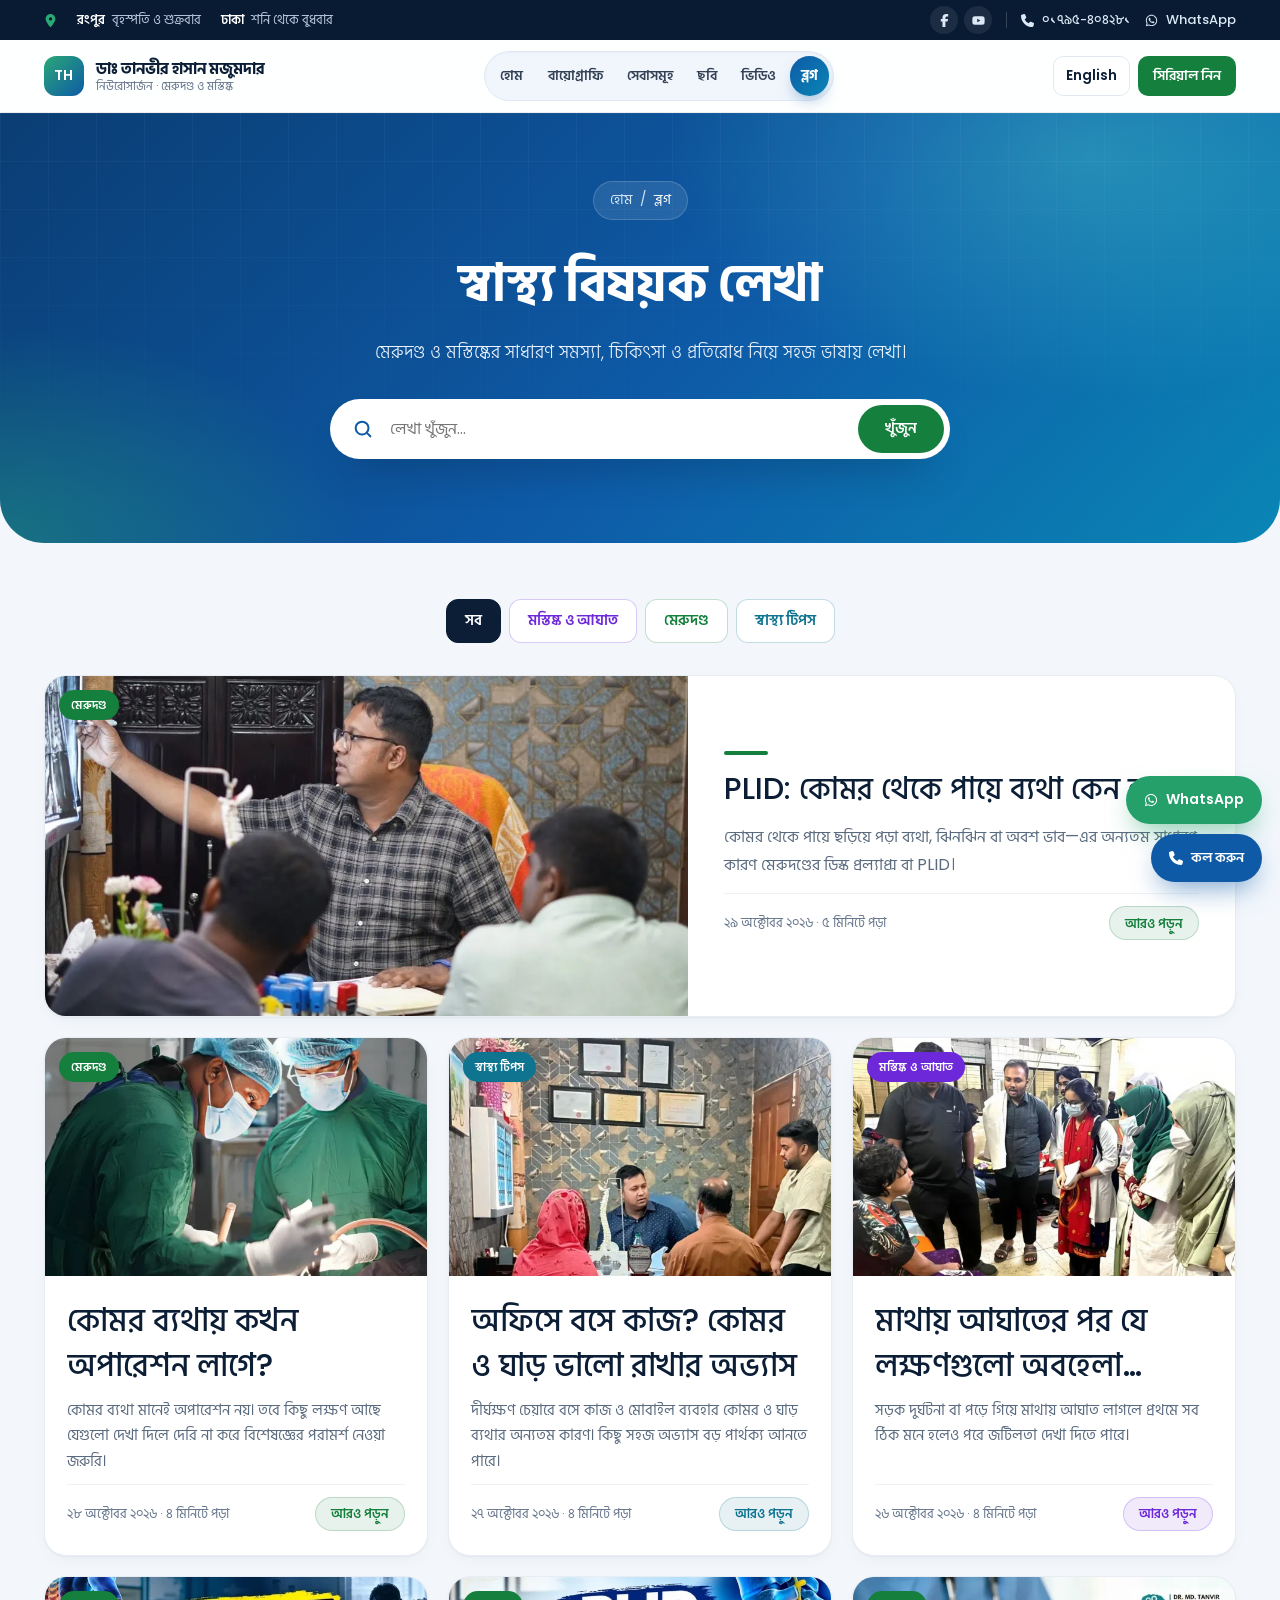
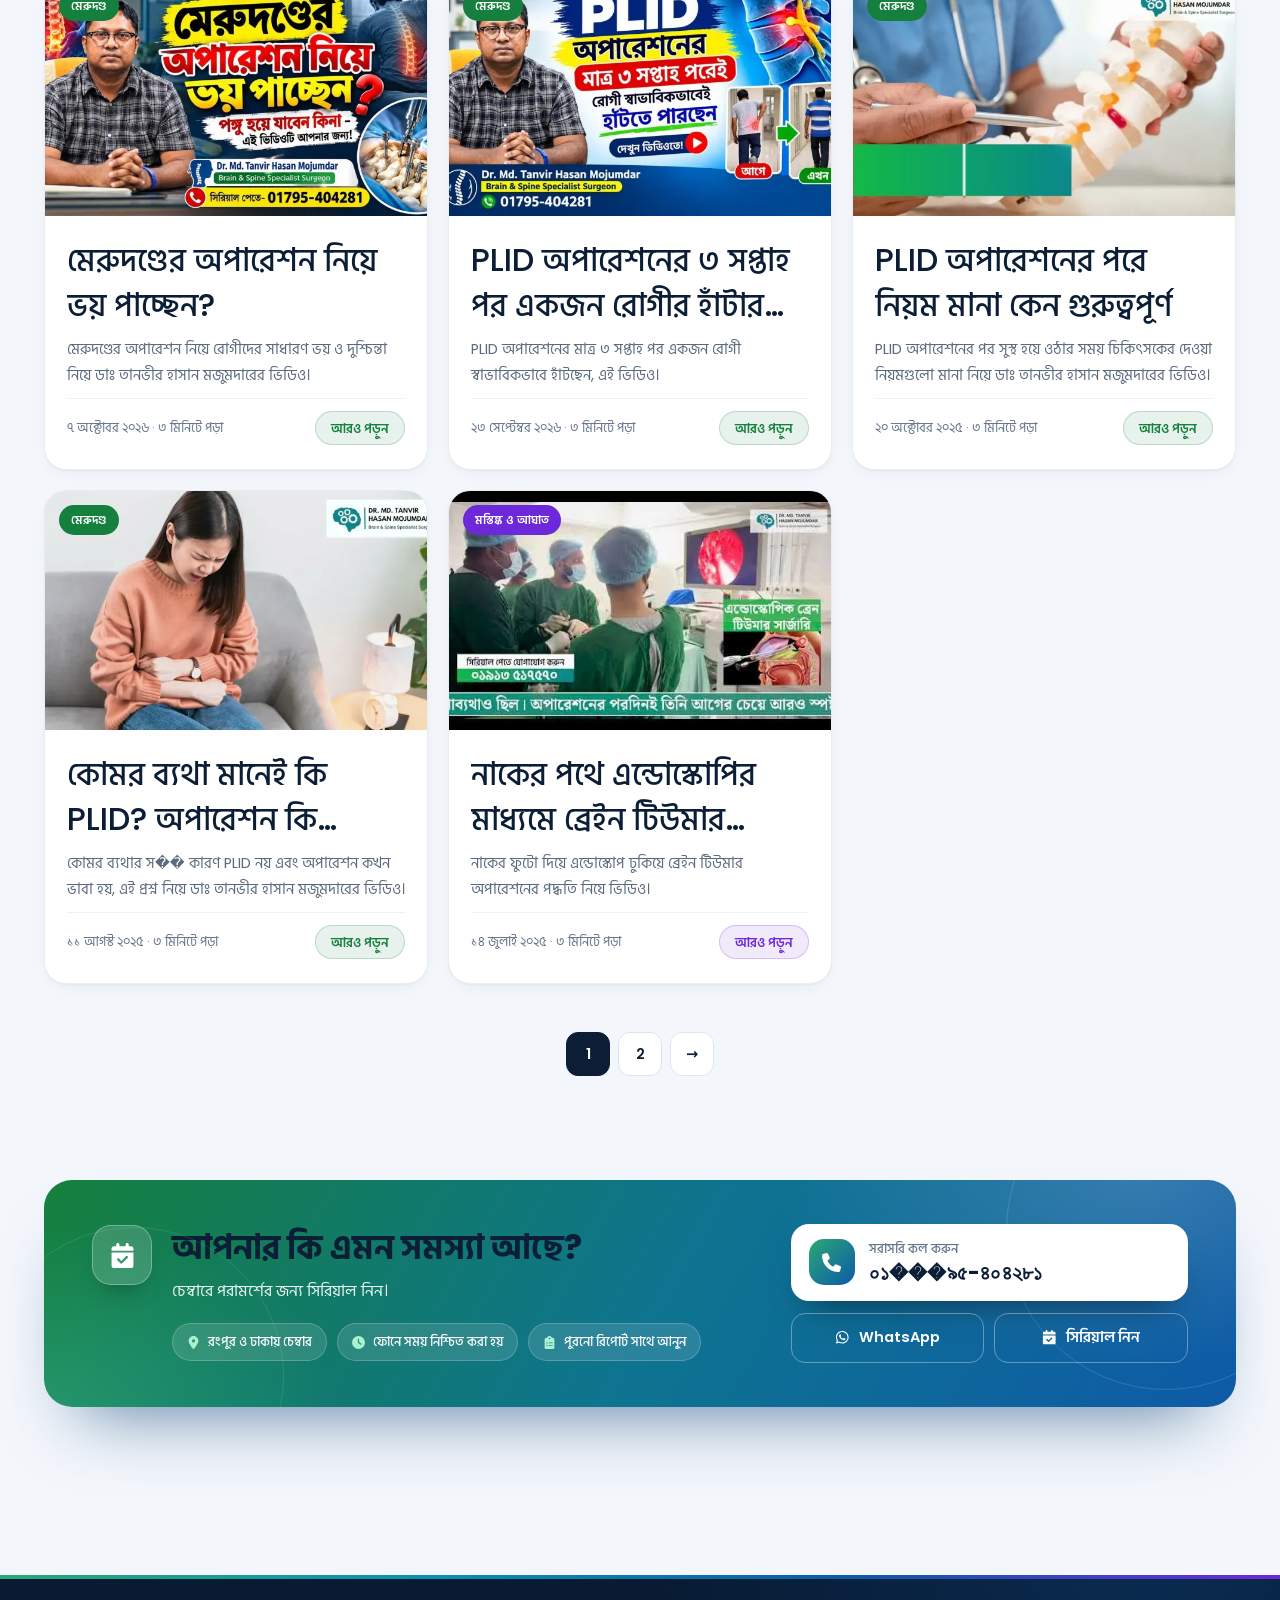
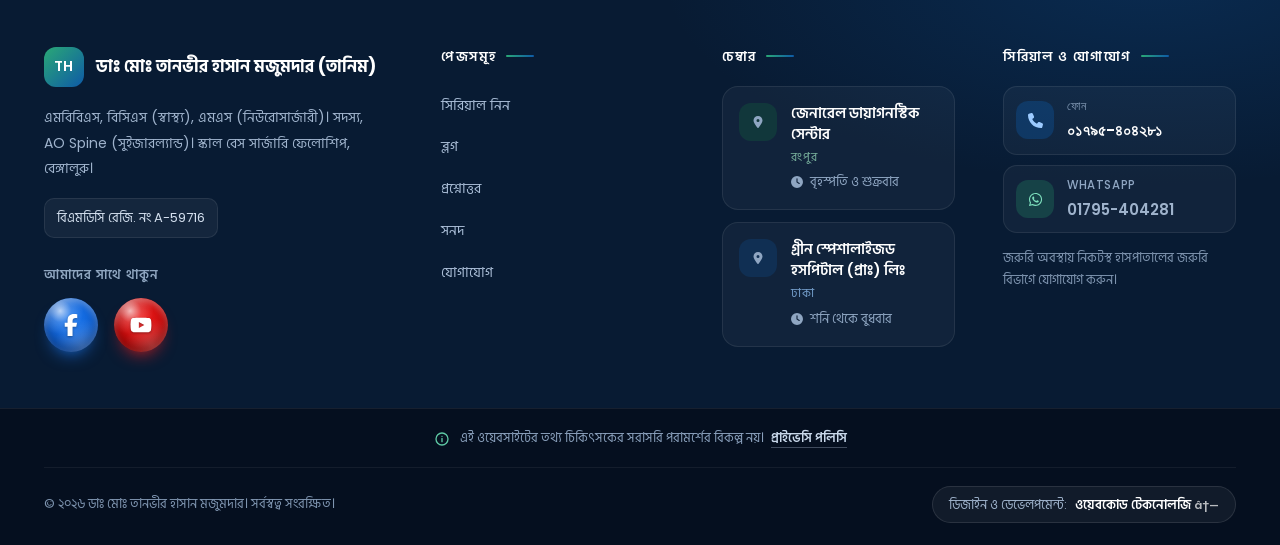
<file: blog.html>
<!doctype html>
<html lang="bn">
<head>
<meta charset="UTF-8">
<meta name="viewport" content="width=device-width, initial-scale=1">
<title>ব্লগ | ডাঃ তানভীর হাসান মজুমদার</title>
<meta name='robots' content='noindex, nofollow, max-image-preview:large' />
<meta name="description" content="মেরুদণ্ড ও মস্তিষ্কের সাধারণ সমস্যা, চিকিৎসা ও প্রতিরোধ নিয়ে সহজ ভাষায় লেখা।">
<link rel="canonical" href="blog.html">
<link rel="alternate" hreflang="bn" href="blog.html">
<link rel="alternate" hreflang="en" href="https://drmdtanvirhasanmojumdar.com/en/blog/">
<link rel="alternate" hreflang="x-default" href="blog.html">
<meta property="og:locale" content="bn_BD">
<meta property="og:locale:alternate" content="en_US">
<meta property="og:type" content="website">
<meta property="og:site_name" content="ডাঃ মোঃ তানভীর হাসান মজুমদার (তানিম)">
<meta property="og:title" content="ব্লগ | ডাঃ তানভীর হাসান মজুমদার">
<meta property="og:description" content="মেরুদণ্ড ও মস্তিষ্কের সাধারণ সমস্যা, চিকিৎসা ও প্রতিরোধ নিয়ে সহজ ভাষায় লেখা।">
<meta property="og:url" content="https://drmdtanvirhasanmojumdar.com/blog/">
<meta property="og:image" content="images/doctor-hero-720x900.webp">
<meta property="og:image:width" content="720">
<meta property="og:image:height" content="900">
<meta name="twitter:card" content="summary_large_image">
<meta name="theme-color" content="#0E5AA7">
<script type="application/ld+json">{"@context":"https://schema.org","@graph":[{"@type":["Physician","MedicalBusiness"],"@id":"https://drmdtanvirhasanmojumdar.com/#physician","name":"Dr. Md. Tanvir Hasan Majumder (Tanim)","alternateName":"ডাঃ মোঃ তানভীর হাসান মজুমদার (তানিম)","url":"https://drmdtanvirhasanmojumdar.com/","image":"images/doctor-hero-720x900.webp","telephone":"+8801795404281","medicalSpecialty":"Neurosurgery","description":"Modern, safe and compassionate care for complex conditions of the brain, spine and nervous system. Every decision is explained clearly to patients and their families.","identifier":"BMDC A-59716","worksFor":{"@type":"Hospital","name":"Dhaka Medical College Hospital"},"location":[{"@type":"MedicalClinic","name":"জেনারেল ডায়াগনস্টিক সেন্টার","address":{"@type":"PostalAddress","streetAddress":"মেডিকেল মোড়, ধাপ, জেল রোড, রংপুর","addressLocality":"রংপুর","addressCountry":"BD"},"telephone":"+8801795404281","hasMap":"https://www.google.com/maps/search/?api=1\u0026query=General+Diagnostic+Center+Medical+More+Dhap+Rangpur"},{"@type":"MedicalClinic","name":"গ্রীন স্পেশালাইজড হসপিটাল (প্রাঃ) লিঃ","address":{"@type":"PostalAddress","streetAddress":"২২০/ডি, সালাম ম্যানশন, বেগম রোকেয়া সরণি, শেওড়াপাড়া, মিরপুর, ঢাকা","addressLocality":"ঢাকা","addressCountry":"BD"},"telephone":"+8801795404281","hasMap":"https://www.google.com/maps/search/?api=1\u0026query=Green+Specialized+Hospital+Shewrapara+Mirpur+Dhaka"}],"sameAs":["https://www.facebook.com/drtanvirns","https://www.youtube.com/@drtanvirns"],"availableLanguage":["bn","en"]},{"@type":"WebSite","@id":"https://drmdtanvirhasanmojumdar.com/#website","url":"https://drmdtanvirhasanmojumdar.com/","name":"ডাঃ মোঃ তানভীর হাসান মজুমদার (তানিম)","inLanguage":"bn","publisher":{"@id":"https://drmdtanvirhasanmojumdar.com/#physician"},"potentialAction":{"@type":"SearchAction","target":"https://drmdtanvirhasanmojumdar.com/?s={search_term_string}","query-input":"required name=search_term_string"}},{"@type":"BreadcrumbList","itemListElement":[{"@type":"ListItem","position":1,"name":"হোম","item":"https://drmdtanvirhasanmojumdar.com/"},{"@type":"ListItem","position":2,"name":"ব্লগ","item":"https://drmdtanvirhasanmojumdar.com/blog/"}]}]}</script>
<link rel="alternate" type="application/rss+xml" title="ডাঃ মোঃ তানভীর হাসান মজুমদার &raquo; Feed" href="appointment.html" />
<link rel="alternate" type="application/rss+xml" title="ডাঃ মোঃ তানভীর হাসান মজুমদার &raquo; Comments Feed" href="https://drmdtanvirhasanmojumdar.com/comments/feed/" />



<style id="wp-img-auto-sizes-contain-inline-css">
img:is([sizes=auto i],[sizes^="auto," i]){contain-intrinsic-size:3000px 1500px}
/*# sourceURL=wp-img-auto-sizes-contain-inline-css */
</style>


<link rel="icon" href="images/cropped-doctor-hero-32x32.webp" sizes="32x32" />
<link rel="icon" href="images/cropped-doctor-hero-192x192.webp" sizes="192x192" />
<link rel="apple-touch-icon" href="images/cropped-doctor-hero-180x180.webp" />
<meta name="msapplication-TileImage" content="images/cropped-doctor-hero-192x192.webp" />

<!-- Google Fonts: Hind Siliguri & Poppins -->
<link rel="preconnect" href="https://fonts.googleapis.com">
<link rel="preconnect" href="https://fonts.gstatic.com" crossorigin>
<link href="https://fonts.googleapis.com/css2?family=Hind+Siliguri:wght@300;400;500;600;700&family=Poppins:wght@400;500;600;700&display=swap" rel="stylesheet">

<!-- Bootstrap 5.3.3 CSS -->
<link href="https://cdn.jsdelivr.net/npm/bootstrap@5.3.3/dist/css/bootstrap.min.css" rel="stylesheet" integrity="sha384-QWTKZyjpPEjISv5WaRU9OFeRpok6YctnYmDr5pNlyT2bRjXh0JMhjY6hW+ALEwIH" crossorigin="anonymous">

<!-- Custom Theme CSS -->
<link rel="stylesheet" href="css/style.css">
</head>
<body class="blog wp-embed-responsive wp-theme-dr-tanvir lang-bn">
<svg xmlns="http://www.w3.org/2000/svg" style="display:none;" aria-hidden="true"><!-- Icons: Font Awesome Free 6.5.2 (CC BY 4.0, https://fontawesome.com/license/free) -->
<symbol id="i-arrow-right" viewBox="0 0 448 512"><path d="M438.6 278.6c12.5-12.5 12.5-32.8 0-45.3l-160-160c-12.5-12.5-32.8-12.5-45.3 0s-12.5 32.8 0 45.3L338.8 224 32 224c-17.7 0-32 14.3-32 32s14.3 32 32 32l306.7 0L233.4 393.4c-12.5 12.5-12.5 32.8 0 45.3s32.8 12.5 45.3 0l160-160z"/></symbol>
<symbol id="i-award" viewBox="0 0 384 512"><path d="M173.8 5.5c11-7.3 25.4-7.3 36.4 0L228 17.2c6 3.9 13 5.8 20.1 5.4l21.3-1.3c13.2-.8 25.6 6.4 31.5 18.2l9.6 19.1c3.2 6.4 8.4 11.5 14.7 14.7L344.5 83c11.8 5.9 19 18.3 18.2 31.5l-1.3 21.3c-.4 7.1 1.5 14.2 5.4 20.1l11.8 17.8c7.3 11 7.3 25.4 0 36.4L366.8 228c-3.9 6-5.8 13-5.4 20.1l1.3 21.3c.8 13.2-6.4 25.6-18.2 31.5l-19.1 9.6c-6.4 3.2-11.5 8.4-14.7 14.7L301 344.5c-5.9 11.8-18.3 19-31.5 18.2l-21.3-1.3c-7.1-.4-14.2 1.5-20.1 5.4l-17.8 11.8c-11 7.3-25.4 7.3-36.4 0L156 366.8c-6-3.9-13-5.8-20.1-5.4l-21.3 1.3c-13.2 .8-25.6-6.4-31.5-18.2l-9.6-19.1c-3.2-6.4-8.4-11.5-14.7-14.7L39.5 301c-11.8-5.9-19-18.3-18.2-31.5l1.3-21.3c.4-7.1-1.5-14.2-5.4-20.1L5.5 210.2c-7.3-11-7.3-25.4 0-36.4L17.2 156c3.9-6 5.8-13 5.4-20.1l-1.3-21.3c-.8-13.2 6.4-25.6 18.2-31.5l19.1-9.6C65 70.2 70.2 65 73.4 58.6L83 39.5c5.9-11.8 18.3-19 31.5-18.2l21.3 1.3c7.1 .4 14.2-1.5 20.1-5.4L173.8 5.5zM272 192a80 80 0 1 0 -160 0 80 80 0 1 0 160 0zM1.3 441.8L44.4 339.3c.2 .1 .3 .2 .4 .4l9.6 19.1c11.7 23.2 36 37.3 62 35.8l21.3-1.3c.2 0 .5 0 .7 .2l17.8 11.8c5.1 3.3 10.5 5.9 16.1 7.7l-37.6 89.3c-2.3 5.5-7.4 9.2-13.3 9.7s-11.6-2.2-14.8-7.2L74.4 455.5l-56.1 8.3c-5.7 .8-11.4-1.5-15-6s-4.3-10.7-2.1-16zm248 60.4L211.7 413c5.6-1.8 11-4.3 16.1-7.7l17.8-11.8c.2-.1 .4-.2 .7-.2l21.3 1.3c26 1.5 50.3-12.6 62-35.8l9.6-19.1c.1-.2 .2-.3 .4-.4l43.2 102.5c2.2 5.3 1.4 11.4-2.1 16s-9.3 6.9-15 6l-56.1-8.3-32.2 49.2c-3.2 5-8.9 7.7-14.8 7.2s-11-4.3-13.3-9.7z"/></symbol>
<symbol id="i-baby" viewBox="0 0 448 512"><path d="M152 88a72 72 0 1 1 144 0A72 72 0 1 1 152 88zM39.7 144.5c13-17.9 38-21.8 55.9-8.8L131.8 162c26.8 19.5 59.1 30 92.2 30s65.4-10.5 92.2-30l36.2-26.4c17.9-13 42.9-9 55.9 8.8s9 42.9-8.8 55.9l-36.2 26.4c-13.6 9.9-28.1 18.2-43.3 25V288H128V251.7c-15.2-6.7-29.7-15.1-43.3-25L48.5 200.3c-17.9-13-21.8-38-8.8-55.9zm89.8 184.8l60.6 53-26 37.2 24.3 24.3c15.6 15.6 15.6 40.9 0 56.6s-40.9 15.6-56.6 0l-48-48C70 438.6 68.1 417 79.2 401.1l50.2-71.8zm128.5 53l60.6-53 50.2 71.8c11.1 15.9 9.2 37.5-4.5 51.2l-48 48c-15.6 15.6-40.9 15.6-56.6 0s-15.6-40.9 0-56.6L284 419.4l-26-37.2z"/></symbol>
<symbol id="i-bacteria" viewBox="0 0 640 512"><path d="M304.9 .7c-9.6-2.7-19.5 2.8-22.3 12.4l-4.3 15.2c-8.3-.6-16.8 0-25.2 1.9c-7.3 1.7-14.3 3.5-21.1 5.5l-5.5-12.7c-3.9-9.1-14.5-13.4-23.6-9.5s-13.4 14.5-9.5 23.6l4.4 10.4c-16.6 6.7-31.7 14.4-45.4 22.8L147 62c-5.5-8.3-16.7-10.5-25-5s-10.5 16.7-5 25l6 9c-13.7 11-25.5 22.8-35.8 34.9l-10-8c-7.8-6.2-19.1-5-25.3 2.8s-5 19.1 2.8 25.3L65.9 155c-1.8 2.8-3.5 5.7-5.1 8.5c-6.6 11.4-11.8 22.6-16 33l-8-3.2c-9.2-3.7-19.7 .8-23.4 10s.8 19.7 10 23.4l10.4 4.2c-.2 .8-.4 1.5-.5 2.3c-2.2 9.3-3.4 17.3-4.1 23.4c-.4 3.1-.6 5.7-.8 7.8c-.1 1.1-.1 2-.2 2.8l-.1 1.1 0 .5 0 .2 0 .1c0 0 0 .1 29.1 1l-.1 0L28 269.3c-.1 3.1 0 6.1 .2 9.1l-15.2 4.3C3.5 285.4-2 295.4 .7 304.9s12.7 15.1 22.3 12.4l15.6-4.5c7.6 13.6 18.9 25 32.6 32.6L66.7 361c-2.7 9.6 2.8 19.5 12.4 22.3s19.5-2.8 22.3-12.4l4.3-15.2c1.2 .1 2.4 .2 3.6 .2c15.6 .5 30.3-3.3 43-10.2l9 9c7 7 18.4 7 25.5 0s7-18.4 0-25.5l-7.2-7.2c9.3-12.6 15.2-27.8 16.3-44.5l7.1 3c9.1 3.9 19.7-.3 23.6-9.5s-.3-19.7-9.5-23.6l-8.6-3.7c6.4-9.9 17.3-22.4 36.9-33.3l1.3 4.4c2.7 9.6 12.7 15.1 22.3 12.4s15.1-12.7 12.4-22.3l-2.3-8.1c3.8-1.1 7.7-2.1 11.9-3.1c11.6-2.7 22.1-7.7 31.1-14.4l7.2 7.2c7 7 18.4 7 25.5 0s7-18.4 0-25.5l-9-9c7.6-13.9 11.3-30.1 10.1-46.6l15.2-4.3c9.6-2.7 15.1-12.7 12.4-22.3S370.6 64 361 66.7l-15.6 4.5c-7.7-13.9-19.1-25.1-32.6-32.6l4.5-15.6c2.7-9.6-2.8-19.5-12.4-22.3zM112 272l-48-1.5 0 0c11.7 .4 27.3 .9 48 1.6zm16-80a32 32 0 1 1 0 64 32 32 0 1 1 0-64zm64-48a16 16 0 1 1 32 0 16 16 0 1 1 -32 0zM322.7 489c-2.7 9.6 2.8 19.5 12.4 22.3s19.5-2.8 22.2-12.4l4.3-15.2c8.3 .6 16.8 0 25.2-1.9c7.3-1.7 14.3-3.5 21.1-5.5l5.5 12.7c3.9 9.1 14.5 13.4 23.6 9.5s13.4-14.5 9.5-23.6l-4.4-10.4c16.6-6.7 31.7-14.4 45.4-22.8L493 450c5.5 8.3 16.7 10.5 25 5s10.5-16.7 5-25l-6-9c13.7-11 25.5-22.8 35.8-34.9l10 8c7.8 6.2 19.1 5 25.3-2.8s5-19.1-2.8-25.3L574.1 357c1.8-2.8 3.5-5.7 5.1-8.5c6.6-11.4 11.8-22.6 16-33l8 3.2c9.2 3.7 19.7-.8 23.4-10s-.8-19.7-10-23.4l-10.4-4.2c.2-.8 .4-1.5 .5-2.3c2.2-9.3 3.4-17.3 4.1-23.4c.4-3.1 .6-5.7 .8-7.8c.1-1.1 .1-2 .2-2.8l.1-1.1 0-.5 0-.2 0-.1c0 0 0-.1-29.1-1l.1 0 29.1 .9c.1-3.1 0-6.1-.2-9.1l15.2-4.3c9.6-2.7 15.1-12.7 12.4-22.3s-12.7-15.1-22.3-12.4l-15.6 4.5c-7.6-13.6-18.9-25-32.6-32.6l4.5-15.6c2.7-9.6-2.8-19.5-12.4-22.3s-19.5 2.8-22.3 12.4l-4.3 15.2c-1.2-.1-2.4-.2-3.6-.2c-15.6-.5-30.3 3.3-43 10.2l-9-9c-7-7-18.4-7-25.5 0s-7 18.4 0 25.5l7.2 7.2c-9.3 12.6-15.2 27.8-16.3 44.5l-7.1-3c-9.1-3.9-19.7 .3-23.6 9.5s.3 19.7 9.5 23.6l8.6 3.7c-6.4 9.9-17.3 22.4-36.9 33.3l-1.3-4.4c-2.7-9.6-12.7-15.1-22.3-12.4s-15.1 12.7-12.4 22.3l2.3 8.1c-3.8 1.1-7.7 2.1-11.9 3.1c-11.6 2.7-22.1 7.7-31.1 14.4l-7.2-7.2c-7-7-18.4-7-25.5 0s-7 18.4 0 25.5l9 9c-7.6 13.9-11.3 30.1-10.1 46.6l-15.2 4.3c-9.6 2.7-15.1 12.7-12.4 22.2s12.7 15.1 22.3 12.4l15.6-4.5c7.7 13.9 19.1 25.1 32.6 32.6L322.7 489zM576 241.5l0 0c-11.7-.4-27.3-.9-48-1.6l48 1.5zM448 384a32 32 0 1 1 -64 0 32 32 0 1 1 64 0z"/></symbol>
<symbol id="i-bolt" viewBox="0 0 448 512"><path d="M349.4 44.6c5.9-13.7 1.5-29.7-10.6-38.5s-28.6-8-39.9 1.8l-256 224c-10 8.8-13.6 22.9-8.9 35.3S50.7 288 64 288H175.5L98.6 467.4c-5.9 13.7-1.5 29.7 10.6 38.5s28.6 8 39.9-1.8l256-224c10-8.8 13.6-22.9 8.9-35.3s-16.6-20.7-30-20.7H272.5L349.4 44.6z"/></symbol>
<symbol id="i-bone" viewBox="0 0 576 512"><path d="M153.7 144.8c6.9 16.3 20.6 31.2 38.3 31.2H384c17.7 0 31.4-14.9 38.3-31.2C434.4 116.1 462.9 96 496 96c44.2 0 80 35.8 80 80c0 30.4-17 56.9-42 70.4c-3.6 1.9-6 5.5-6 9.6s2.4 7.7 6 9.6c25 13.5 42 40 42 70.4c0 44.2-35.8 80-80 80c-33.1 0-61.6-20.1-73.7-48.8C415.4 350.9 401.7 336 384 336H192c-17.7 0-31.4 14.9-38.3 31.2C141.6 395.9 113.1 416 80 416c-44.2 0-80-35.8-80-80c0-30.4 17-56.9 42-70.4c3.6-1.9 6-5.5 6-9.6s-2.4-7.7-6-9.6C17 232.9 0 206.4 0 176c0-44.2 35.8-80 80-80c33.1 0 61.6 20.1 73.7 48.8z"/></symbol>
<symbol id="i-brain" viewBox="0 0 512 512"><path d="M184 0c30.9 0 56 25.1 56 56V456c0 30.9-25.1 56-56 56c-28.9 0-52.7-21.9-55.7-50.1c-5.2 1.4-10.7 2.1-16.3 2.1c-35.3 0-64-28.7-64-64c0-7.4 1.3-14.6 3.6-21.2C21.4 367.4 0 338.2 0 304c0-31.9 18.7-59.5 45.8-72.3C37.1 220.8 32 207 32 192c0-30.7 21.6-56.3 50.4-62.6C80.8 123.9 80 118 80 112c0-29.9 20.6-55.1 48.3-62.1C131.3 21.9 155.1 0 184 0zM328 0c28.9 0 52.6 21.9 55.7 49.9c27.8 7 48.3 32.1 48.3 62.1c0 6-.8 11.9-2.4 17.4c28.8 6.2 50.4 31.9 50.4 62.6c0 15-5.1 28.8-13.8 39.7C493.3 244.5 512 272.1 512 304c0 34.2-21.4 63.4-51.6 74.8c2.3 6.6 3.6 13.8 3.6 21.2c0 35.3-28.7 64-64 64c-5.6 0-11.1-.7-16.3-2.1c-3 28.2-26.8 50.1-55.7 50.1c-30.9 0-56-25.1-56-56V56c0-30.9 25.1-56 56-56z"/></symbol>
<symbol id="i-building-columns" viewBox="0 0 512 512"><path d="M243.4 2.6l-224 96c-14 6-21.8 21-18.7 35.8S16.8 160 32 160v8c0 13.3 10.7 24 24 24H456c13.3 0 24-10.7 24-24v-8c15.2 0 28.3-10.7 31.3-25.6s-4.8-29.9-18.7-35.8l-224-96c-8-3.4-17.2-3.4-25.2 0zM128 224H64V420.3c-.6 .3-1.2 .7-1.8 1.1l-48 32c-11.7 7.8-17 22.4-12.9 35.9S17.9 512 32 512H480c14.1 0 26.5-9.2 30.6-22.7s-1.1-28.1-12.9-35.9l-48-32c-.6-.4-1.2-.7-1.8-1.1V224H384V416H344V224H280V416H232V224H168V416H128V224zM256 64a32 32 0 1 1 0 64 32 32 0 1 1 0-64z"/></symbol>
<symbol id="i-calendar-check" viewBox="0 0 448 512"><path d="M128 0c17.7 0 32 14.3 32 32V64H288V32c0-17.7 14.3-32 32-32s32 14.3 32 32V64h48c26.5 0 48 21.5 48 48v48H0V112C0 85.5 21.5 64 48 64H96V32c0-17.7 14.3-32 32-32zM0 192H448V464c0 26.5-21.5 48-48 48H48c-26.5 0-48-21.5-48-48V192zM329 305c9.4-9.4 9.4-24.6 0-33.9s-24.6-9.4-33.9 0l-95 95-47-47c-9.4-9.4-24.6-9.4-33.9 0s-9.4 24.6 0 33.9l64 64c9.4 9.4 24.6 9.4 33.9 0L329 305z"/></symbol>
<symbol id="i-certificate" viewBox="0 0 512 512"><path d="M211 7.3C205 1 196-1.4 187.6 .8s-14.9 8.9-17.1 17.3L154.7 80.6l-62-17.5c-8.4-2.4-17.4 0-23.5 6.1s-8.5 15.1-6.1 23.5l17.5 62L18.1 170.6c-8.4 2.1-15 8.7-17.3 17.1S1 205 7.3 211l46.2 45L7.3 301C1 307-1.4 316 .8 324.4s8.9 14.9 17.3 17.1l62.5 15.8-17.5 62c-2.4 8.4 0 17.4 6.1 23.5s15.1 8.5 23.5 6.1l62-17.5 15.8 62.5c2.1 8.4 8.7 15 17.1 17.3s17.3-.2 23.4-6.4l45-46.2 45 46.2c6.1 6.2 15 8.7 23.4 6.4s14.9-8.9 17.1-17.3l15.8-62.5 62 17.5c8.4 2.4 17.4 0 23.5-6.1s8.5-15.1 6.1-23.5l-17.5-62 62.5-15.8c8.4-2.1 15-8.7 17.3-17.1s-.2-17.4-6.4-23.4l-46.2-45 46.2-45c6.2-6.1 8.7-15 6.4-23.4s-8.9-14.9-17.3-17.1l-62.5-15.8 17.5-62c2.4-8.4 0-17.4-6.1-23.5s-15.1-8.5-23.5-6.1l-62 17.5L341.4 18.1c-2.1-8.4-8.7-15-17.1-17.3S307 1 301 7.3L256 53.5 211 7.3z"/></symbol>
<symbol id="i-check" viewBox="0 0 448 512"><path d="M438.6 105.4c12.5 12.5 12.5 32.8 0 45.3l-256 256c-12.5 12.5-32.8 12.5-45.3 0l-128-128c-12.5-12.5-12.5-32.8 0-45.3s32.8-12.5 45.3 0L160 338.7 393.4 105.4c12.5-12.5 32.8-12.5 45.3 0z"/></symbol>
<symbol id="i-circle-question" viewBox="0 0 512 512"><path d="M256 512A256 256 0 1 0 256 0a256 256 0 1 0 0 512zM169.8 165.3c7.9-22.3 29.1-37.3 52.8-37.3h58.3c34.9 0 63.1 28.3 63.1 63.1c0 22.6-12.1 43.5-31.7 54.8L280 264.4c-.2 13-10.9 23.6-24 23.6c-13.3 0-24-10.7-24-24V250.5c0-8.6 4.6-16.5 12.1-20.8l44.3-25.4c4.7-2.7 7.6-7.7 7.6-13.1c0-8.4-6.8-15.1-15.1-15.1H222.6c-3.4 0-6.4 2.1-7.5 5.3l-.4 1.2c-4.4 12.5-18.2 19-30.6 14.6s-19-18.2-14.6-30.6l.4-1.2zM224 352a32 32 0 1 1 64 0 32 32 0 1 1 -64 0z"/></symbol>
<symbol id="i-clipboard-list" viewBox="0 0 384 512"><path d="M192 0c-41.8 0-77.4 26.7-90.5 64H64C28.7 64 0 92.7 0 128V448c0 35.3 28.7 64 64 64H320c35.3 0 64-28.7 64-64V128c0-35.3-28.7-64-64-64H282.5C269.4 26.7 233.8 0 192 0zm0 64a32 32 0 1 1 0 64 32 32 0 1 1 0-64zM72 272a24 24 0 1 1 48 0 24 24 0 1 1 -48 0zm104-16H304c8.8 0 16 7.2 16 16s-7.2 16-16 16H176c-8.8 0-16-7.2-16-16s7.2-16 16-16zM72 368a24 24 0 1 1 48 0 24 24 0 1 1 -48 0zm88 0c0-8.8 7.2-16 16-16H304c8.8 0 16 7.2 16 16s-7.2 16-16 16H176c-8.8 0-16-7.2-16-16z"/></symbol>
<symbol id="i-clock" viewBox="0 0 512 512"><path d="M256 0a256 256 0 1 1 0 512A256 256 0 1 1 256 0zM232 120V256c0 8 4 15.5 10.7 20l96 64c11 7.4 25.9 4.4 33.3-6.7s4.4-25.9-6.7-33.3L280 243.2V120c0-13.3-10.7-24-24-24s-24 10.7-24 24z"/></symbol>
<symbol id="i-crutch" viewBox="0 0 512 512"><path d="M297.4 9.4c-12.5 12.5-12.5 32.8 0 45.3l160 160c12.5 12.5 32.8 12.5 45.3 0s12.5-32.8 0-45.3l-160-160c-12.5-12.5-32.8-12.5-45.3 0zm-96 144l-34.8 34.8c-12.9 12.9-21.9 29.2-25.8 47.1L116.8 342.9c-1.3 5.9-4.3 11.4-8.6 15.7L9.4 457.4c-12.5 12.5-12.5 32.8 0 45.3s32.8 12.5 45.3 0l98.8-98.8c4.3-4.3 9.7-7.3 15.7-8.6l107.6-23.9c17.8-4 34.1-12.9 47.1-25.8l34.7-34.7c0 0 .1-.1 .1-.1s.1-.1 .1-.1l74.6-74.6-45.3-45.3L336 242.7 269.3 176l52.1-52.1L276.1 78.6l-74.7 74.7zM224 221.3L290.7 288l-12.2 12.2c-4.3 4.3-9.7 7.3-15.7 8.6l-76.7 17 17-76.7c1.3-5.9 4.3-11.4 8.6-15.7L224 221.3z"/></symbol>
<symbol id="i-disease" viewBox="0 0 512 512"><path d="M236.4 61.4L227 75.5c-21.3 32-59.4 48.5-97.3 42.1l-59.6-9.9C33.4 101.6 0 129.9 .1 167.1c0 15.9 6.4 31.2 17.6 42.5l29.2 29.2c11 11 17.2 25.9 17.2 41.5c0 15.8-6.4 30.9-17.7 42L33.3 335.1C22.2 345.9 16 360.7 16 376.2c0 36.8 34.1 64.2 70.1 56.2l62.3-13.8c7.7-1.7 15.7-2.6 23.6-2.6h10c27.2 0 53.7 9.3 75 26.3L287.8 467c10.5 8.4 23.6 13 37 13c32.7 0 59.3-26.5 59.3-59.3l0-25.2c0-34.9 21.4-66.2 53.9-78.8l36.9-14.3c22.4-8.7 37.2-30.3 37.2-54.3c0-28.1-20.1-52.3-47.8-57.3l-28-5.1c-36.5-6.7-65.4-34.5-73.6-70.7l-7.1-31.5C348.9 53.4 322.1 32 291.3 32c-22 0-42.6 11-54.9 29.4zM160 192a32 32 0 1 1 0 64 32 32 0 1 1 0-64zm128 16a16 16 0 1 1 32 0 16 16 0 1 1 -32 0zm0 80a32 32 0 1 1 0 64 32 32 0 1 1 0-64z"/></symbol>
<symbol id="i-droplet" viewBox="0 0 384 512"><path d="M192 512C86 512 0 426 0 320C0 228.8 130.2 57.7 166.6 11.7C172.6 4.2 181.5 0 191.1 0h1.8c9.6 0 18.5 4.2 24.5 11.7C253.8 57.7 384 228.8 384 320c0 106-86 192-192 192zM96 336c0-8.8-7.2-16-16-16s-16 7.2-16 16c0 61.9 50.1 112 112 112c8.8 0 16-7.2 16-16s-7.2-16-16-16c-44.2 0-80-35.8-80-80z"/></symbol>
<symbol id="i-envelope" viewBox="0 0 512 512"><path d="M48 64C21.5 64 0 85.5 0 112c0 15.1 7.1 29.3 19.2 38.4L236.8 313.6c11.4 8.5 27 8.5 38.4 0L492.8 150.4c12.1-9.1 19.2-23.3 19.2-38.4c0-26.5-21.5-48-48-48H48zM0 176V384c0 35.3 28.7 64 64 64H448c35.3 0 64-28.7 64-64V176L294.4 339.2c-22.8 17.1-54 17.1-76.8 0L0 176z"/></symbol>
<symbol id="i-face-tired" viewBox="0 0 512 512"><path d="M256 512A256 256 0 1 0 256 0a256 256 0 1 0 0 512zM164.7 328.7c22-22 53.9-40.7 91.3-40.7s69.3 18.7 91.3 40.7c11.1 11.1 20.1 23.4 26.4 35.4c6.2 11.7 10.3 24.4 10.3 35.9c0 5.2-2.6 10.2-6.9 13.2s-9.8 3.7-14.7 1.8l-20.5-7.7c-26.9-10.1-55.5-15.3-84.3-15.3h-3.2c-28.8 0-57.3 5.2-84.3 15.3L149.6 415c-4.9 1.8-10.4 1.2-14.7-1.8s-6.9-7.9-6.9-13.2c0-11.6 4.2-24.2 10.3-35.9c6.3-12 15.3-24.3 26.4-35.4zm-31.2-182l89.9 47.9c10.7 5.7 10.7 21.1 0 26.8l-89.9 47.9c-7.9 4.2-17.5-1.5-17.5-10.5c0-2.8 1-5.5 2.8-7.6l36-43.2-36-43.2c-1.8-2.1-2.8-4.8-2.8-7.6c0-9 9.6-14.7 17.5-10.5zM396 157.1c0 2.8-1 5.5-2.8 7.6l-36 43.2 36 43.2c1.8 2.1 2.8 4.8 2.8 7.6c0 9-9.6 14.7-17.5 10.5l-89.9-47.9c-10.7-5.7-10.7-21.1 0-26.8l89.9-47.9c7.9-4.2 17.5 1.5 17.5 10.5z"/></symbol>
<symbol id="i-facebook-f" viewBox="0 0 320 512"><path d="M80 299.3V512H196V299.3h86.5l18-97.8H196V166.9c0-51.7 20.3-71.5 72.7-71.5c16.3 0 29.4 .4 37 1.2V7.9C291.4 4 256.4 0 236.2 0C129.3 0 80 50.5 80 159.4v42.1H14v97.8H80z"/></symbol>
<symbol id="i-graduation-cap" viewBox="0 0 640 512"><path d="M320 32c-8.1 0-16.1 1.4-23.7 4.1L15.8 137.4C6.3 140.9 0 149.9 0 160s6.3 19.1 15.8 22.6l57.9 20.9C57.3 229.3 48 259.8 48 291.9v28.1c0 28.4-10.8 57.7-22.3 80.8c-6.5 13-13.9 25.8-22.5 37.6C0 442.7-.9 448.3 .9 453.4s6 8.9 11.2 10.2l64 16c4.2 1.1 8.7 .3 12.4-2s6.3-6.1 7.1-10.4c8.6-42.8 4.3-81.2-2.1-108.7C90.3 344.3 86 329.8 80 316.5V291.9c0-30.2 10.2-58.7 27.9-81.5c12.9-15.5 29.6-28 49.2-35.7l157-61.7c8.2-3.2 17.5 .8 20.7 9s-.8 17.5-9 20.7l-157 61.7c-12.4 4.9-23.3 12.4-32.2 21.6l159.6 57.6c7.6 2.7 15.6 4.1 23.7 4.1s16.1-1.4 23.7-4.1L624.2 182.6c9.5-3.4 15.8-12.5 15.8-22.6s-6.3-19.1-15.8-22.6L343.7 36.1C336.1 33.4 328.1 32 320 32zM128 408c0 35.3 86 72 192 72s192-36.7 192-72L496.7 262.6 354.5 314c-11.1 4-22.8 6-34.5 6s-23.5-2-34.5-6L143.3 262.6 128 408z"/></symbol>
<symbol id="i-hand" viewBox="0 0 512 512"><path d="M288 32c0-17.7-14.3-32-32-32s-32 14.3-32 32V240c0 8.8-7.2 16-16 16s-16-7.2-16-16V64c0-17.7-14.3-32-32-32s-32 14.3-32 32V336c0 1.5 0 3.1 .1 4.6L67.6 283c-16-15.2-41.3-14.6-56.6 1.4s-14.6 41.3 1.4 56.6L124.8 448c43.1 41.1 100.4 64 160 64H304c97.2 0 176-78.8 176-176V128c0-17.7-14.3-32-32-32s-32 14.3-32 32V240c0 8.8-7.2 16-16 16s-16-7.2-16-16V64c0-17.7-14.3-32-32-32s-32 14.3-32 32V240c0 8.8-7.2 16-16 16s-16-7.2-16-16V32z"/></symbol>
<symbol id="i-heart-pulse" viewBox="0 0 512 512"><path d="M228.3 469.1L47.6 300.4c-4.2-3.9-8.2-8.1-11.9-12.4h87c22.6 0 43-13.6 51.7-34.5l10.5-25.2 49.3 109.5c3.8 8.5 12.1 14 21.4 14.1s17.8-5 22-13.3L320 253.7l1.7 3.4c9.5 19 28.9 31 50.1 31H476.3c-3.7 4.3-7.7 8.5-11.9 12.4L283.7 469.1c-7.5 7-17.4 10.9-27.7 10.9s-20.2-3.9-27.7-10.9zM503.7 240h-132c-3 0-5.8-1.7-7.2-4.4l-23.2-46.3c-4.1-8.1-12.4-13.3-21.5-13.3s-17.4 5.1-21.5 13.3l-41.4 82.8L205.9 158.2c-3.9-8.7-12.7-14.3-22.2-14.1s-18.1 5.9-21.8 14.8l-31.8 76.3c-1.2 3-4.2 4.9-7.4 4.9H16c-2.6 0-5 .4-7.3 1.1C3 225.2 0 208.2 0 190.9v-5.8c0-69.9 50.5-129.5 119.4-141C165 36.5 211.4 51.4 244 84l12 12 12-12c32.6-32.6 79-47.5 124.6-39.9C461.5 55.6 512 115.2 512 185.1v5.8c0 16.9-2.8 33.5-8.3 49.1z"/></symbol>
<symbol id="i-house" viewBox="0 0 576 512"><path d="M575.8 255.5c0 18-15 32.1-32 32.1h-32l.7 160.2c0 2.7-.2 5.4-.5 8.1V472c0 22.1-17.9 40-40 40H456c-1.1 0-2.2 0-3.3-.1c-1.4 .1-2.8 .1-4.2 .1H416 392c-22.1 0-40-17.9-40-40V448 384c0-17.7-14.3-32-32-32H256c-17.7 0-32 14.3-32 32v64 24c0 22.1-17.9 40-40 40H160 128.1c-1.5 0-3-.1-4.5-.2c-1.2 .1-2.4 .2-3.6 .2H104c-22.1 0-40-17.9-40-40V360c0-.9 0-1.9 .1-2.8V287.6H32c-18 0-32-14-32-32.1c0-9 3-17 10-24L266.4 8c7-7 15-8 22-8s15 2 21 7L564.8 231.5c8 7 12 15 11 24z"/></symbol>
<symbol id="i-id-card" viewBox="0 0 576 512"><path d="M0 96l576 0c0-35.3-28.7-64-64-64H64C28.7 32 0 60.7 0 96zm0 32V416c0 35.3 28.7 64 64 64H512c35.3 0 64-28.7 64-64V128H0zM64 405.3c0-29.5 23.9-53.3 53.3-53.3H234.7c29.5 0 53.3 23.9 53.3 53.3c0 5.9-4.8 10.7-10.7 10.7H74.7c-5.9 0-10.7-4.8-10.7-10.7zM176 192a64 64 0 1 1 0 128 64 64 0 1 1 0-128zm176 16c0-8.8 7.2-16 16-16H496c8.8 0 16 7.2 16 16s-7.2 16-16 16H368c-8.8 0-16-7.2-16-16zm0 64c0-8.8 7.2-16 16-16H496c8.8 0 16 7.2 16 16s-7.2 16-16 16H368c-8.8 0-16-7.2-16-16zm0 64c0-8.8 7.2-16 16-16H496c8.8 0 16 7.2 16 16s-7.2 16-16 16H368c-8.8 0-16-7.2-16-16z"/></symbol>
<symbol id="i-images" viewBox="0 0 576 512"><path d="M160 32c-35.3 0-64 28.7-64 64V320c0 35.3 28.7 64 64 64H512c35.3 0 64-28.7 64-64V96c0-35.3-28.7-64-64-64H160zM396 138.7l96 144c4.9 7.4 5.4 16.8 1.2 24.6S480.9 320 472 320H328 280 200c-9.2 0-17.6-5.3-21.6-13.6s-2.9-18.2 2.9-25.4l64-80c4.6-5.7 11.4-9 18.7-9s14.2 3.3 18.7 9l17.3 21.6 56-84C360.5 132 368 128 376 128s15.5 4 20 10.7zM192 128a32 32 0 1 1 64 0 32 32 0 1 1 -64 0zM48 120c0-13.3-10.7-24-24-24S0 106.7 0 120V344c0 75.1 60.9 136 136 136H456c13.3 0 24-10.7 24-24s-10.7-24-24-24H136c-48.6 0-88-39.4-88-88V120z"/></symbol>
<symbol id="i-location-dot" viewBox="0 0 384 512"><path d="M215.7 499.2C267 435 384 279.4 384 192C384 86 298 0 192 0S0 86 0 192c0 87.4 117 243 168.3 307.2c12.3 15.3 35.1 15.3 47.4 0zM192 128a64 64 0 1 1 0 128 64 64 0 1 1 0-128z"/></symbol>
<symbol id="i-newspaper" viewBox="0 0 512 512"><path d="M96 96c0-35.3 28.7-64 64-64H448c35.3 0 64 28.7 64 64V416c0 35.3-28.7 64-64 64H80c-44.2 0-80-35.8-80-80V128c0-17.7 14.3-32 32-32s32 14.3 32 32V400c0 8.8 7.2 16 16 16s16-7.2 16-16V96zm64 24v80c0 13.3 10.7 24 24 24H296c13.3 0 24-10.7 24-24V120c0-13.3-10.7-24-24-24H184c-13.3 0-24 10.7-24 24zm208-8c0 8.8 7.2 16 16 16h48c8.8 0 16-7.2 16-16s-7.2-16-16-16H384c-8.8 0-16 7.2-16 16zm0 96c0 8.8 7.2 16 16 16h48c8.8 0 16-7.2 16-16s-7.2-16-16-16H384c-8.8 0-16 7.2-16 16zM160 304c0 8.8 7.2 16 16 16H432c8.8 0 16-7.2 16-16s-7.2-16-16-16H176c-8.8 0-16 7.2-16 16zm0 96c0 8.8 7.2 16 16 16H432c8.8 0 16-7.2 16-16s-7.2-16-16-16H176c-8.8 0-16 7.2-16 16z"/></symbol>
<symbol id="i-person-dots-from-line" viewBox="0 0 576 512"><path d="M288 176A88 88 0 1 0 288 0a88 88 0 1 0 0 176zM78.7 372.9c15-12.5 50-34.4 97.3-50.1V432H400V322.7c47.3 15.8 82.3 37.7 97.3 50.1c20.4 17 50.6 14.2 67.6-6.1s14.2-50.6-6.1-67.6c-12-10-30.1-22.5-53.2-35C497.2 278.4 481.7 288 464 288c-26.5 0-48-21.5-48-48c0-4.3 .6-8.4 1.6-12.4C379.1 215.9 335.3 208 288 208c-60.2 0-114.9 12.9-160 29.9c0 .7 0 1.4 0 2.1c0 26.5-21.5 48-48 48c-11.8 0-22.7-4.3-31-11.4c-13.1 8.1-23.7 15.9-31.7 22.5c-20.4 17-23.1 47.2-6.1 67.6s47.2 23.1 67.6 6.1zM24 464c-13.3 0-24 10.7-24 24s10.7 24 24 24H552c13.3 0 24-10.7 24-24s-10.7-24-24-24H24zM224 280a24 24 0 1 1 48 0 24 24 0 1 1 -48 0zm104 56a24 24 0 1 1 0 48 24 24 0 1 1 0-48zM96 240a16 16 0 1 0 -32 0 16 16 0 1 0 32 0zm368 16a16 16 0 1 0 0-32 16 16 0 1 0 0 32z"/></symbol>
<symbol id="i-phone" viewBox="0 0 512 512"><path d="M164.9 24.6c-7.7-18.6-28-28.5-47.4-23.2l-88 24C12.1 30.2 0 46 0 64C0 311.4 200.6 512 448 512c18 0 33.8-12.1 38.6-29.5l24-88c5.3-19.4-4.6-39.7-23.2-47.4l-96-40c-16.3-6.8-35.2-2.1-46.3 11.6L304.7 368C234.3 334.7 177.3 277.7 144 207.3L193.3 167c13.7-11.2 18.4-30 11.6-46.3l-40-96z"/></symbol>
<symbol id="i-play" viewBox="0 0 384 512"><path d="M73 39c-14.8-9.1-33.4-9.4-48.5-.9S0 62.6 0 80V432c0 17.4 9.4 33.4 24.5 41.9s33.7 8.1 48.5-.9L361 297c14.3-8.7 23-24.2 23-41s-8.7-32.2-23-41L73 39z"/></symbol>
<symbol id="i-shield-halved" viewBox="0 0 512 512"><path d="M256 0c4.6 0 9.2 1 13.4 2.9L457.7 82.8c22 9.3 38.4 31 38.3 57.2c-.5 99.2-41.3 280.7-213.6 363.2c-16.7 8-36.1 8-52.8 0C57.3 420.7 16.5 239.2 16 140c-.1-26.2 16.3-47.9 38.3-57.2L242.7 2.9C246.8 1 251.4 0 256 0zm0 66.8V444.8C394 378 431.1 230.1 432 141.4L256 66.8l0 0z"/></symbol>
<symbol id="i-truck-medical" viewBox="0 0 640 512"><path d="M0 48C0 21.5 21.5 0 48 0H368c26.5 0 48 21.5 48 48V96h50.7c17 0 33.3 6.7 45.3 18.7L589.3 192c12 12 18.7 28.3 18.7 45.3V256v32 64c17.7 0 32 14.3 32 32s-14.3 32-32 32H576c0 53-43 96-96 96s-96-43-96-96H256c0 53-43 96-96 96s-96-43-96-96H48c-26.5 0-48-21.5-48-48V48zM416 256H544V237.3L466.7 160H416v96zM160 464a48 48 0 1 0 0-96 48 48 0 1 0 0 96zm368-48a48 48 0 1 0 -96 0 48 48 0 1 0 96 0zM176 80v48l-48 0c-8.8 0-16 7.2-16 16v32c0 8.8 7.2 16 16 16h48v48c0 8.8 7.2 16 16 16h32c8.8 0 16-7.2 16-16V192h48c8.8 0 16-7.2 16-16V144c0-8.8-7.2-16-16-16H240V80c0-8.8-7.2-16-16-16H192c-8.8 0-16 7.2-16 16z"/></symbol>
<symbol id="i-user-doctor" viewBox="0 0 448 512"><path d="M224 256A128 128 0 1 0 224 0a128 128 0 1 0 0 256zm-96 55.2C54 332.9 0 401.3 0 482.3C0 498.7 13.3 512 29.7 512H418.3c16.4 0 29.7-13.3 29.7-29.7c0-81-54-149.4-128-171.1V362c27.6 7.1 48 32.2 48 62v40c0 8.8-7.2 16-16 16H336c-8.8 0-16-7.2-16-16s7.2-16 16-16V424c0-17.7-14.3-32-32-32s-32 14.3-32 32v24c8.8 0 16 7.2 16 16s-7.2 16-16 16H256c-8.8 0-16-7.2-16-16V424c0-29.8 20.4-54.9 48-62V304.9c-6-.6-12.1-.9-18.3-.9H178.3c-6.2 0-12.3 .3-18.3 .9v65.4c23.1 6.9 40 28.3 40 53.7c0 30.9-25.1 56-56 56s-56-25.1-56-56c0-25.4 16.9-46.8 40-53.7V311.2zM144 448a24 24 0 1 0 0-48 24 24 0 1 0 0 48z"/></symbol>
<symbol id="i-user-injured" viewBox="0 0 448 512"><path d="M240 80H342.7c-7.9-19.5-20.4-36.5-36.2-49.9L240 80zm37.7-68.2C261.3 4.2 243.2 0 224 0c-53.7 0-99.7 33.1-118.7 80h81.4l91-68.2zM224 256c70.7 0 128-57.3 128-128c0-5.4-.3-10.8-1-16H97c-.7 5.2-1 10.6-1 16c0 70.7 57.3 128 128 128zM124 312.4c-9.7 3.1-19.1 7-28 11.7V512H243.7L181.5 408.2 124 312.4zm33-7.2L204.3 384H272c44.2 0 80 35.8 80 80c0 18-6 34.6-16 48h82.3c16.4 0 29.7-13.3 29.7-29.7C448 383.8 368.2 304 269.7 304H178.3c-7.2 0-14.3 .4-21.3 1.3zM0 482.3C0 498.7 13.3 512 29.7 512H64V345.4C24.9 378.1 0 427.3 0 482.3zM320 464c0-26.5-21.5-48-48-48H223.5l57.1 95.2C303 507.2 320 487.6 320 464z"/></symbol>
<symbol id="i-video" viewBox="0 0 576 512"><path d="M0 128C0 92.7 28.7 64 64 64H320c35.3 0 64 28.7 64 64V384c0 35.3-28.7 64-64 64H64c-35.3 0-64-28.7-64-64V128zM559.1 99.8c10.4 5.6 16.9 16.4 16.9 28.2V384c0 11.8-6.5 22.6-16.9 28.2s-23 5-32.9-1.6l-96-64L416 337.1V320 192 174.9l14.2-9.5 96-64c9.8-6.5 22.4-7.2 32.9-1.6z"/></symbol>
<symbol id="i-virus" viewBox="0 0 512 512"><path d="M288 32c0-17.7-14.3-32-32-32s-32 14.3-32 32V43.5c0 49.9-60.3 74.9-95.6 39.6L120.2 75C107.7 62.5 87.5 62.5 75 75s-12.5 32.8 0 45.3l8.2 8.2C118.4 163.7 93.4 224 43.5 224H32c-17.7 0-32 14.3-32 32s14.3 32 32 32H43.5c49.9 0 74.9 60.3 39.6 95.6L75 391.8c-12.5 12.5-12.5 32.8 0 45.3s32.8 12.5 45.3 0l8.2-8.2c35.3-35.3 95.6-10.3 95.6 39.6V480c0 17.7 14.3 32 32 32s32-14.3 32-32V468.5c0-49.9 60.3-74.9 95.6-39.6l8.2 8.2c12.5 12.5 32.8 12.5 45.3 0s12.5-32.8 0-45.3l-8.2-8.2c-35.3-35.3-10.3-95.6 39.6-95.6H480c17.7 0 32-14.3 32-32s-14.3-32-32-32H468.5c-49.9 0-74.9-60.3-39.6-95.6l8.2-8.2c12.5-12.5 12.5-32.8 0-45.3s-32.8-12.5-45.3 0l-8.2 8.2C348.3 118.4 288 93.4 288 43.5V32zM176 224a48 48 0 1 1 96 0 48 48 0 1 1 -96 0zm128 56a24 24 0 1 1 0 48 24 24 0 1 1 0-48z"/></symbol>
<symbol id="i-water" viewBox="0 0 576 512"><path d="M269.5 69.9c11.1-7.9 25.9-7.9 37 0C329 85.4 356.5 96 384 96c26.9 0 55.4-10.8 77.4-26.1l0 0c11.9-8.5 28.1-7.8 39.2 1.7c14.4 11.9 32.5 21 50.6 25.2c17.2 4 27.9 21.2 23.9 38.4s-21.2 27.9-38.4 23.9c-24.5-5.7-44.9-16.5-58.2-25C449.5 149.7 417 160 384 160c-31.9 0-60.6-9.9-80.4-18.9c-5.8-2.7-11.1-5.3-15.6-7.7c-4.5 2.4-9.7 5.1-15.6 7.7c-19.8 9-48.5 18.9-80.4 18.9c-33 0-65.5-10.3-94.5-25.8c-13.4 8.4-33.7 19.3-58.2 25c-17.2 4-34.4-6.7-38.4-23.9s6.7-34.4 23.9-38.4C42.8 92.6 61 83.5 75.3 71.6c11.1-9.5 27.3-10.1 39.2-1.7l0 0C136.7 85.2 165.1 96 192 96c27.5 0 55-10.6 77.5-26.1zm37 288C329 373.4 356.5 384 384 384c26.9 0 55.4-10.8 77.4-26.1l0 0c11.9-8.5 28.1-7.8 39.2 1.7c14.4 11.9 32.5 21 50.6 25.2c17.2 4 27.9 21.2 23.9 38.4s-21.2 27.9-38.4 23.9c-24.5-5.7-44.9-16.5-58.2-25C449.5 437.7 417 448 384 448c-31.9 0-60.6-9.9-80.4-18.9c-5.8-2.7-11.1-5.3-15.6-7.7c-4.5 2.4-9.7 5.1-15.6 7.7c-19.8 9-48.5 18.9-80.4 18.9c-33 0-65.5-10.3-94.5-25.8c-13.4 8.4-33.7 19.3-58.2 25c-17.2 4-34.4-6.7-38.4-23.9s6.7-34.4 23.9-38.4c18.1-4.2 36.2-13.3 50.6-25.2c11.1-9.4 27.3-10.1 39.2-1.7l0 0C136.7 373.2 165.1 384 192 384c27.5 0 55-10.6 77.5-26.1c11.1-7.9 25.9-7.9 37 0zm0-144C329 229.4 356.5 240 384 240c26.9 0 55.4-10.8 77.4-26.1l0 0c11.9-8.5 28.1-7.8 39.2 1.7c14.4 11.9 32.5 21 50.6 25.2c17.2 4 27.9 21.2 23.9 38.4s-21.2 27.9-38.4 23.9c-24.5-5.7-44.9-16.5-58.2-25C449.5 293.7 417 304 384 304c-31.9 0-60.6-9.9-80.4-18.9c-5.8-2.7-11.1-5.3-15.6-7.7c-4.5 2.4-9.7 5.1-15.6 7.7c-19.8 9-48.5 18.9-80.4 18.9c-33 0-65.5-10.3-94.5-25.8c-13.4 8.4-33.7 19.3-58.2 25c-17.2 4-34.4-6.7-38.4-23.9s6.7-34.4 23.9-38.4c18.1-4.2 36.2-13.3 50.6-25.2c11.1-9.5 27.3-10.1 39.2-1.7l0 0C136.7 229.2 165.1 240 192 240c27.5 0 55-10.6 77.5-26.1c11.1-7.9 25.9-7.9 37 0z"/></symbol>
<symbol id="i-wave-square" viewBox="0 0 640 512"><path d="M128 64c0-17.7 14.3-32 32-32H320c17.7 0 32 14.3 32 32V416h96V256c0-17.7 14.3-32 32-32H608c17.7 0 32 14.3 32 32s-14.3 32-32 32H512V448c0 17.7-14.3 32-32 32H320c-17.7 0-32-14.3-32-32V96H192V256c0 17.7-14.3 32-32 32H32c-17.7 0-32-14.3-32-32s14.3-32 32-32h96V64z"/></symbol>
<symbol id="i-whatsapp" viewBox="0 0 448 512"><path d="M380.9 97.1C339 55.1 283.2 32 223.9 32c-122.4 0-222 99.6-222 222 0 39.1 10.2 77.3 29.6 111L0 480l117.7-30.9c32.4 17.7 68.9 27 106.1 27h.1c122.3 0 224.1-99.6 224.1-222 0-59.3-25.2-115-67.1-157zm-157 341.6c-33.2 0-65.7-8.9-94-25.7l-6.7-4-69.8 18.3L72 359.2l-4.4-7c-18.5-29.4-28.2-63.3-28.2-98.2 0-101.7 82.8-184.5 184.6-184.5 49.3 0 95.6 19.2 130.4 54.1 34.8 34.9 56.2 81.2 56.1 130.5 0 101.8-84.9 184.6-186.6 184.6zm101.2-138.2c-5.5-2.8-32.8-16.2-37.9-18-5.1-1.9-8.8-2.8-12.5 2.8-3.7 5.6-14.3 18-17.6 21.8-3.2 3.7-6.5 4.2-12 1.4-32.6-16.3-54-29.1-75.5-66-5.7-9.8 5.7-9.1 16.3-30.3 1.8-3.7.9-6.9-.5-9.7-1.4-2.8-12.5-30.1-17.1-41.2-4.5-10.8-9.1-9.3-12.5-9.5-3.2-.2-6.9-.2-10.6-.2-3.7 0-9.7 1.4-14.8 6.9-5.1 5.6-19.4 19-19.4 46.3 0 27.3 19.9 53.7 22.6 57.4 2.8 3.7 39.1 59.7 94.8 83.8 35.2 15.2 49 16.5 66.6 13.9 10.7-1.6 32.8-13.4 37.4-26.4 4.6-13 4.6-24.1 3.2-26.4-1.3-2.5-5-3.9-10.5-6.6z"/></symbol>
<symbol id="i-wheelchair" viewBox="0 0 512 512"><path d="M192 96a48 48 0 1 0 0-96 48 48 0 1 0 0 96zM120.5 247.2c12.4-4.7 18.7-18.5 14-30.9s-18.5-18.7-30.9-14C43.1 225.1 0 283.5 0 352c0 88.4 71.6 160 160 160c61.2 0 114.3-34.3 141.2-84.7c6.2-11.7 1.8-26.2-9.9-32.5s-26.2-1.8-32.5 9.9C240 440 202.8 464 160 464C98.1 464 48 413.9 48 352c0-47.9 30.1-88.8 72.5-104.8zM259.8 176l-1.9-9.7c-4.5-22.3-24-38.3-46.8-38.3c-30.1 0-52.7 27.5-46.8 57l23.1 115.5c6 29.9 32.2 51.4 62.8 51.4h5.1c.4 0 .8 0 1.3 0h94.1c6.7 0 12.6 4.1 15 10.4L402 459.2c6 16.1 23.8 24.6 40.1 19.1l48-16c16.8-5.6 25.8-23.7 20.2-40.5s-23.7-25.8-40.5-20.2l-18.7 6.2-25.5-68c-11.7-31.2-41.6-51.9-74.9-51.9H282.2l-9.6-48H336c17.7 0 32-14.3 32-32s-14.3-32-32-32H259.8z"/></symbol>
<symbol id="i-x-ray" viewBox="0 0 512 512"><path d="M0 64C0 46.3 14.3 32 32 32H480c17.7 0 32 14.3 32 32s-14.3 32-32 32V416c17.7 0 32 14.3 32 32s-14.3 32-32 32H32c-17.7 0-32-14.3-32-32s14.3-32 32-32V96C14.3 96 0 81.7 0 64zM256 96c-8.8 0-16 7.2-16 16v32H160c-8.8 0-16 7.2-16 16s7.2 16 16 16h80v48H128c-8.8 0-16 7.2-16 16s7.2 16 16 16H240v70.6L189.1 307c-5.2-2-10.6-3-16.2-3h-2.1c-23.6 0-42.8 19.2-42.8 42.8c0 9.6 3.2 18.9 9.1 26.4l18.2 23.2c9.7 12.4 24.6 19.6 40.3 19.6H316.4c15.7 0 30.6-7.2 40.3-19.6l18.2-23.2c5.9-7.5 9.1-16.8 9.1-26.4c0-23.6-19.2-42.8-42.8-42.8H339c-5.5 0-11 1-16.2 3L272 326.6V256H384c8.8 0 16-7.2 16-16s-7.2-16-16-16H272V176h80c8.8 0 16-7.2 16-16s-7.2-16-16-16H272V112c0-8.8-7.2-16-16-16zM208 352a16 16 0 1 1 0 32 16 16 0 1 1 0-32zm80 16a16 16 0 1 1 32 0 16 16 0 1 1 -32 0z"/></symbol>
<symbol id="i-youtube" viewBox="0 0 576 512"><path d="M549.655 124.083c-6.281-23.65-24.787-42.276-48.284-48.597C458.781 64 288 64 288 64S117.22 64 74.629 75.486c-23.497 6.322-42.003 24.947-48.284 48.597-11.412 42.867-11.412 132.305-11.412 132.305s0 89.438 11.412 132.305c6.281 23.65 24.787 41.5 48.284 47.821C117.22 448 288 448 288 448s170.78 0 213.371-11.486c23.497-6.321 42.003-24.171 48.284-47.821 11.412-42.867 11.412-132.305 11.412-132.305s0-89.438-11.412-132.305zm-317.51 213.508V175.185l142.739 81.205-142.739 81.201z"/></symbol>
</svg>

<div class="preloader" id="preloader" aria-hidden="true">
	<div class="pl-box">
		<div class="pl-mark">
			<svg class="pl-ring" viewBox="0 0 120 120" focusable="false">
				<defs><linearGradient id="pl-g" x1="0" y1="0" x2="1" y2="1"><stop offset="0" style="stop-color:var(--green-l)"/><stop offset="1" style="stop-color:var(--blue)"/></linearGradient></defs>
				<circle class="pl-track" cx="60" cy="60" r="54"/>
				<circle class="pl-arc" cx="60" cy="60" r="54"/>
			</svg>
			<span class="pl-logo">
				TH			</span>
		</div>
		<strong class="pl-name">ডাঃ তানভীর হাসান মজুমদার</strong>
		<small class="pl-tag">নিউরোসার্জন · মেরুদণ্ড ও মস্তিষ্ক</small>
	</div>
</div>
<a class="skip" href="#main">মূল কনটেন্টে যান</a>

<div class="topbar">
	<div class="wrap tb">
		<div class="tb-l">
			<svg class="ic" aria-hidden="true" focusable="false"><use href="#i-location-dot"></use></use></svg>							<span><b>রংপুর</b> বৃহস্পতি ও শুক্রবার</span>
							<span><b>ঢাকা</b> শনি থেকে বুধবার</span>
					</div>
		<div class="tb-r">
			<div class="socs socs-icons"><a class="soc soc-facebook" href="https://www.facebook.com/drtanvirns" target="_blank" rel="noopener me" aria-label="Facebook"><svg class="ic" aria-hidden="true" focusable="false"><use href="#i-facebook-f"></use></use></svg></a><a class="soc soc-youtube" href="https://www.youtube.com/@drtanvirns" target="_blank" rel="noopener me" aria-label="YouTube"><svg class="ic" aria-hidden="true" focusable="false"><use href="#i-youtube"></use></use></svg></a></div>			<span class="tb-sep" aria-hidden="true"></span>
			<a href="tel:01795404281"><svg class="ic" aria-hidden="true" focusable="false"><use href="#i-phone"></use></use></svg>০১৭৯৫-৪০৪২৮১</a>
			<a href="https://wa.me/8801795404281" target="_blank" rel="noopener"><svg class="ic" aria-hidden="true" focusable="false"><use href="#i-whatsapp"></use></use></svg>WhatsApp</a>
		</div>
	</div>
</div>

<header class="site-header">
	<div class="wrap hbar">
		<a class="brand" href="index.html" aria-label="ডাঃ তানভীর হাসান মজুমদার – হোম">
			<span class="logo">
				TH			</span>
			<span class="brand-t">
				<strong>ডাঃ তানভীর হাসান মজুমদার</strong>
				<small>নিউরোসার্জন · মেরুদণ্ড ও মস্তিষ্ক</small>
			</span>
		</a>

				<nav class="nav" aria-label="প্রধান মেনু">
			<ul>
									<li><a href="index.html"><svg class="ic ni" aria-hidden="true" focusable="false"><use href="#i-house"></use></use></svg><span>হোম</span></a></li>
									<li><a href="biography.html"><svg class="ic ni" aria-hidden="true" focusable="false"><use href="#i-user-doctor"></use></use></svg><span>বায়োগ্রাফি</span></a></li>
									<li><a href="services.html"><svg class="ic ni" aria-hidden="true" focusable="false"><use href="#i-heart-pulse"></use></use></svg><span>সেবাসমূহ</span></a></li>
									<li><a href="photo-gallery.html"><svg class="ic ni" aria-hidden="true" focusable="false"><use href="#i-images"></use></use></svg><span>ছবি</span></a></li>
									<li><a href="video-gallery.html"><svg class="ic ni" aria-hidden="true" focusable="false"><use href="#i-video"></use></use></svg><span>ভিডিও</span></a></li>
									<li><a href="blog.html" aria-current="page"><svg class="ic ni" aria-hidden="true" focusable="false"><use href="#i-newspaper"></use></use></svg><span>ব্লগ</span></a></li>
							</ul>
		</nav>

		<div class="hact">
			<a class="lang-btn" href="https://drmdtanvirhasanmojumdar.com/en/blog/" hreflang="en" lang="en" title="Switch to English">English</a>
			<a class="btn btn-green" href="appointment.html">সিরিয়াল নিন</a>
		</div>

		<details class="mnav-wrap">
			<summary aria-label="মেনু"><span></span><span></span><span></span></summary>
			<div class="mnav">
								<ul>
											<li><a href="index.html"><span class="mi"><svg class="ic" aria-hidden="true" focusable="false"><use href="#i-house"></use></use></svg></span><span class="ml">হোম</span><span class="chev" aria-hidden="true">›</span></a></li>
											<li><a href="biography.html"><span class="mi"><svg class="ic" aria-hidden="true" focusable="false"><use href="#i-user-doctor"></use></use></svg></span><span class="ml">বায়োগ্রাফি</span><span class="chev" aria-hidden="true">›</span></a></li>
											<li><a href="services.html"><span class="mi"><svg class="ic" aria-hidden="true" focusable="false"><use href="#i-heart-pulse"></use></use></svg></span><span class="ml">সেবাসমূহ</span><span class="chev" aria-hidden="true">›</span></a></li>
											<li><a href="photo-gallery.html"><span class="mi"><svg class="ic" aria-hidden="true" focusable="false"><use href="#i-images"></use></use></svg></span><span class="ml">ছবি</span><span class="chev" aria-hidden="true">›</span></a></li>
											<li><a href="video-gallery.html"><span class="mi"><svg class="ic" aria-hidden="true" focusable="false"><use href="#i-video"></use></use></svg></span><span class="ml">ভিডিও</span><span class="chev" aria-hidden="true">›</span></a></li>
											<li><a href="blog.html" aria-current="page"><span class="mi"><svg class="ic" aria-hidden="true" focusable="false"><use href="#i-newspaper"></use></use></svg></span><span class="ml">ব্লগ</span><span class="chev" aria-hidden="true">›</span></a></li>
									</ul>
				<div class="mnav-act">
					<a class="lang-btn" href="https://drmdtanvirhasanmojumdar.com/en/blog/" hreflang="en" lang="en">English</a>
					<a class="btn btn-green" href="appointment.html">সিরিয়াল নিন</a>
				</div>
				<div class="mnav-contact">
					<a href="tel:01795404281"><svg class="ic" aria-hidden="true" focusable="false"><use href="#i-phone"></use></use></svg>০১৭৯৫-৪০৪২৮১</a>
					<a href="https://wa.me/8801795404281" target="_blank" rel="noopener"><svg class="ic" aria-hidden="true" focusable="false"><use href="#i-whatsapp"></use></use></svg>WhatsApp</a>
				</div>
				<div class="socs socs-labels"><a class="soc soc-facebook" href="https://www.facebook.com/drtanvirns" target="_blank" rel="noopener me" aria-label="Facebook"><svg class="ic" aria-hidden="true" focusable="false"><use href="#i-facebook-f"></use></use></svg><span>Facebook</span></a><a class="soc soc-youtube" href="https://www.youtube.com/@drtanvirns" target="_blank" rel="noopener me" aria-label="YouTube"><svg class="ic" aria-hidden="true" focusable="false"><use href="#i-youtube"></use></use></svg><span>YouTube</span></a></div>			</div>
		</details>
	</div>
</header>

<main id="main">
<section class="page-hero search-hero">
	<div class="wrap">
		<nav class="crumbs" aria-label="ব্রেডক্রাম্ব"><ol><li><a href="index.html">হোম</a></li><li><span aria-current="page">ব্লগ</span></li></ol></nav>		<h1 class="h1">স্বাস্থ্য বিষয়ক লেখা</h1>
		<p class="lead">মেরুদণ্ড ও মস্তিষ্কের সাধারণ সমস্যা, চিকিৎসা ও প্রতিরোধ নিয়ে সহজ ভাষায় লেখা।</p>
		<form class="hsearch" role="search" method="get" action="https://drmdtanvirhasanmojumdar.com/">
			<label class="sr" for="hs">লেখা খুঁজুন…</label>
			<svg class="ic" aria-hidden="true" viewBox="0 0 24 24" fill="none" stroke="currentColor" stroke-width="2.2" stroke-linecap="round"><circle cx="11" cy="11" r="7"/><path d="m20 20-3.5-3.5"/></svg>
			<input id="hs" type="search" name="s" placeholder="লেখা খুঁজুন…" maxlength="80" autocomplete="off">
			<button type="submit" class="btn btn-green">খুঁজুন</button>
		</form>
	</div>
</section>
<section class="wrap page-pad">
	<div class="toolbar">
		<div class="tabs" role="group" data-filter=""><a class="tab is-on" style="--c:#0B1E36" href="blog.html" aria-current="page">সব</a><a class="tab" style="--c:#6D28D9" href="https://drmdtanvirhasanmojumdar.com/category/brain-injury/">মস্তিষ্ক ও আঘাত</a><a class="tab" style="--c:#15803D" href="https://drmdtanvirhasanmojumdar.com/category/spine/">মেরুদণ্ড</a><a class="tab" style="--c:#0E7490" href="https://drmdtanvirhasanmojumdar.com/category/health-tips/">স্বাস্থ্য টিপস</a></div>	</div>

			<div class="grid g3 mt">
			<a class="pcard-post feat" href="appointment.html" style="--c:#15803D;--t:#E8F2EC">
	<div class="pthumb">
		<img width="1066" height="675" src="images/consult-report-1066x675.webp" class="attachment-dt-wide size-dt-wide wp-post-image" alt="PLID: কোমর থেকে পায়ে ব্যথা কেন হয়?" loading="lazy" sizes="auto, (max-width:640px) 100vw, (max-width:1080px) 50vw, 400px" decoding="async" />					<span class="pill">মেরুদণ্ড</span>
			</div>
	<div class="pbody">
		<h2>PLID: কোমর থেকে পায়ে ব্যথা কেন হয়?</h2>
		<p>কোমর থেকে পায়ে ছড়িয়ে পড়া ব্যথা, ঝিনঝিন বা অবশ ভাব—এর অন্যতম সাধারণ কারণ মেরুদণ্ডের ডিস্ক প্রল্যাপ্স বা PLID।</p>
		<div class="pmeta"><span>২৯ অক্টোবর ২০২৬ · ৫ মিনিটে পড়া</span><b>আরও পড়ুন</b></div>
	</div>
</a>
<a class="pcard-post" href="appointment.html" style="--c:#15803D;--t:#E8F2EC">
	<div class="pthumb">
		<img width="640" height="400" src="images/operating-theatre-640x400.webp" class="attachment-dt-card size-dt-card wp-post-image" alt="কোমর ব্যথায় কখন অপারেশন লাগে?" loading="lazy" sizes="auto, (max-width:640px) 100vw, (max-width:1080px) 50vw, 400px" decoding="async" />					<span class="pill">মেরুদণ্ড</span>
			</div>
	<div class="pbody">
		<h2>কোমর ব্যথায় কখন অপারেশন লাগে?</h2>
		<p>কোমর ব্যথা মানেই অপারেশন নয়। তবে কিছু লক্ষণ আছে যেগুলো দেখা দিলে দেরি না করে বিশেষজ্ঞের পরামর্শ নেওয়া জরুরি।</p>
		<div class="pmeta"><span>২৮ অক্টোবর ২০২৬ · ৪ মিনিটে পড়া</span><b>আরও পড়ুন</b></div>
	</div>
</a>
<a class="pcard-post" href="appointment.html" style="--c:#0E7490;--t:#E7F1F4">
	<div class="pthumb">
		<img width="640" height="400" src="images/chamber-consult-640x400.webp" class="attachment-dt-card size-dt-card wp-post-image" alt="অফিসে বসে কাজ? কোমর ও ঘাড় ভালো রাখার অভ্যাস" loading="lazy" sizes="auto, (max-width:640px) 100vw, (max-width:1080px) 50vw, 400px" decoding="async" />					<span class="pill">স্বাস্থ্য টিপস</span>
			</div>
	<div class="pbody">
		<h2>অফিসে বসে কাজ? কোমর ও ঘাড় ভালো রাখার অভ্যাস</h2>
		<p>দীর্ঘক্ষণ চেয়ারে বসে কাজ ও মোবাইল ব্যবহার কোমর ও ঘাড় ব্যথার অন্যতম কারণ। কিছু সহজ অভ্যাস বড় পার্থক্য আনতে পারে।</p>
		<div class="pmeta"><span>২৭ অক্টোবর ২০২৬ · ৪ মিনিটে পড়া</span><b>আরও পড়ুন</b></div>
	</div>
</a>
<a class="pcard-post" href="appointment.html" style="--c:#6D28D9;--t:#F0EAFB">
	<div class="pthumb">
		<img width="640" height="400" src="images/ward-round-640x400.webp" class="attachment-dt-card size-dt-card wp-post-image" alt="মাথায় আঘাতের পর যে লক্ষণগুলো অবহেলা করবেন না" loading="lazy" sizes="auto, (max-width:640px) 100vw, (max-width:1080px) 50vw, 400px" decoding="async" />					<span class="pill">মস্তিষ্ক ও আঘাত</span>
			</div>
	<div class="pbody">
		<h2>মাথায় আঘাতের পর যে লক্ষণগুলো অবহেলা করবেন না</h2>
		<p>সড়ক দুর্ঘটনা বা পড়ে গিয়ে মাথায় আঘাত লাগলে প্রথমে সব ঠিক মনে হলেও পরে জটিলতা দেখা দিতে পারে।</p>
		<div class="pmeta"><span>২৬ অক্টোবর ২০২৬ · ৪ মিনিটে পড়া</span><b>আরও পড়ুন</b></div>
	</div>
</a>
<a class="pcard-post" href="appointment.html" style="--c:#15803D;--t:#E8F2EC">
	<div class="pthumb">
		<img width="640" height="400" src="images/afraid-of-spine-surgery-video-640x400.webp" class="attachment-dt-card size-dt-card wp-post-image" alt="মেরুদণ্ডের অপারেশন নিয়ে ভয় পাচ্ছেন?" loading="lazy" sizes="auto, (max-width:640px) 100vw, (max-width:1080px) 50vw, 400px" decoding="async" />					<span class="pill">মেরুদণ্ড</span>
			</div>
	<div class="pbody">
		<h2>মেরুদণ্ডের অপারেশন নিয়ে ভয় পাচ্ছেন?</h2>
		<p>মেরুদণ্ডের অপারেশন নিয়ে রোগীদের সাধারণ ভয় ও দুশ্চিন্তা নিয়ে ডাঃ তানভীর হাসান মজুমদারের ভিডিও।</p>
		<div class="pmeta"><span>৭ অক্টোবর ২০২৬ · ৩ মিনিটে পড়া</span><b>আরও পড়ুন</b></div>
	</div>
</a>
<a class="pcard-post" href="appointment.html" style="--c:#15803D;--t:#E8F2EC">
	<div class="pthumb">
		<img width="640" height="400" src="images/walking-three-weeks-after-plid-surgery-video-640x400.webp" class="attachment-dt-card size-dt-card wp-post-image" alt="PLID অপারেশনের ৩ সপ্তাহ পর একজন রোগীর হাঁটার অভিজ্ঞতা" loading="lazy" sizes="auto, (max-width:640px) 100vw, (max-width:1080px) 50vw, 400px" decoding="async" />					<span class="pill">মেরুদণ্ড</span>
			</div>
	<div class="pbody">
		<h2>PLID অপারেশনের ৩ সপ্তাহ পর একজন রোগীর হাঁটার অভিজ্ঞতা</h2>
		<p>PLID অপারেশনের মাত্র ৩ সপ্তাহ পর একজন রোগী স্বাভাবিকভাবে হাঁটছেন, এই ভিডিও।</p>
		<div class="pmeta"><span>২৩ সেপ্টেম্বর ২০২৬ · ৩ মিনিটে পড়া</span><b>আরও পড়ুন</b></div>
	</div>
</a>
<a class="pcard-post" href="appointment.html" style="--c:#15803D;--t:#E8F2EC">
	<div class="pthumb">
		<img width="640" height="400" src="images/after-plid-surgery-follow-the-rules-video-640x400.webp" class="attachment-dt-card size-dt-card wp-post-image" alt="PLID অপারেশনের পরে নিয়ম মানা কেন গুরুত্বপূর্ণ" loading="lazy" sizes="auto, (max-width:640px) 100vw, (max-width:1080px) 50vw, 400px" decoding="async" />					<span class="pill">মেরুদণ্ড</span>
			</div>
	<div class="pbody">
		<h2>PLID অপারেশনের পরে নিয়ম মানা কেন গুরুত্বপূর্ণ</h2>
		<p>PLID অপারেশনের পর সুস্থ হয়ে ওঠার সময় চিকিৎসকের দেওয়া নিয়মগুলো মানা নিয়ে ডাঃ তানভীর হাসান মজুমদারের ভিডিও।</p>
		<div class="pmeta"><span>২০ অক্টোবর ২০২৫ · ৩ মিনিটে পড়া</span><b>আরও পড়ুন</b></div>
	</div>
</a>
<a class="pcard-post" href="appointment.html" style="--c:#15803D;--t:#E8F2EC">
	<div class="pthumb">
		<img width="640" height="400" src="images/is-every-back-pain-plid-video-640x400.webp" class="attachment-dt-card size-dt-card wp-post-image" alt="কোমর ব্যথা মানেই কি PLID? অপারেশন কি জরুরি?" loading="lazy" sizes="auto, (max-width:640px) 100vw, (max-width:1080px) 50vw, 400px" decoding="async" />					<span class="pill">মেরুদণ্ড</span>
			</div>
	<div class="pbody">
		<h2>কোমর ব্যথা মানেই কি PLID? অপারেশন কি জরুরি?</h2>
		<p>কোমর ব্যথার স�� কারণ PLID নয় এবং অপারেশন কখন ভাবা হয়, এই প্রশ্ন নিয়ে ডাঃ তানভীর হাসান মজুমদারের ভিডিও।</p>
		<div class="pmeta"><span>১১ আগস্ট ২০২৫ · ৩ মিনিটে পড়া</span><b>আরও পড়ুন</b></div>
	</div>
</a>
<a class="pcard-post" href="appointment.html" style="--c:#6D28D9;--t:#F0EAFB">
	<div class="pthumb">
		<img width="480" height="360" src="images/endoscopic-brain-tumour-surgery-through-the-nose-video.webp" class="attachment-dt-card size-dt-card wp-post-image" alt="নাকের পথে এন্ডোস্কোপির মাধ্যমে ব্রেইন টিউমার অপারেশন" loading="lazy" sizes="auto, (max-width:640px) 100vw, (max-width:1080px) 50vw, 400px" decoding="async" srcset="images/endoscopic-brain-tumour-surgery-through-the-nose-video.webp 480w, images/endoscopic-brain-tumour-surgery-through-the-nose-video-300x225.webp 300w" />					<span class="pill">মস্তিষ্ক ও আঘাত</span>
			</div>
	<div class="pbody">
		<h2>নাকের পথে এন্ডোস্কোপির মাধ্যমে ব্রেইন টিউমার অপারেশন</h2>
		<p>নাকের ফুটো দিয়ে এন্ডোস্কোপ ঢুকিয়ে ব্রেইন টিউমার অপারেশনের পদ্ধতি নিয়ে ভিডিও।</p>
		<div class="pmeta"><span>১৪ জুলাই ২০২৫ · ৩ মিনিটে পড়া</span><b>আরও পড়ুন</b></div>
	</div>
</a>
		</div>
		<nav class="pager" aria-label="স্বাস্থ্য বিষয়ক লেখা"><ul class="page-numbers">
	<li><span aria-current="page" class="page-numbers current">1</span></li>
	<li><a class="page-numbers" href="https://drmdtanvirhasanmojumdar.com/blog/page/2/">2</a></li>
	<li><a class="next page-numbers" href="https://drmdtanvirhasanmojumdar.com/blog/page/2/"><span class="sr">পুরনো লেখা </span>→</a></li>
</ul>
</nav>	</section>
<section class="wrap cta-wrap" aria-labelledby="cta-h">
	<div class="cta cta2">
		<div class="cta2-main">
			<span class="cta2-ic" aria-hidden="true"><svg class="ic" aria-hidden="true" focusable="false"><use href="#i-calendar-check"></use></use></svg></span>
			<div>
				<h2 id="cta-h">আপনার কি এমন সমস্যা আছে?</h2>
				<p>চেম্বারে পরামর্শের জন্য সিরিয়াল নিন।</p>
				<ul class="cta2-pts">
					<li><svg class="ic" aria-hidden="true" focusable="false"><use href="#i-location-dot"></use></use></svg>রংপুর ও ঢাকায় চেম্বার</li>
					<li><svg class="ic" aria-hidden="true" focusable="false"><use href="#i-clock"></use></use></svg>ফোনে সময় নিশ্চিত করা হয়</li>
					<li><svg class="ic" aria-hidden="true" focusable="false"><use href="#i-clipboard-list"></use></use></svg>পুরনো রিপোর্ট সাথে আনুন</li>
				</ul>
			</div>
		</div>
		<div class="cta2-act">
			<a class="cta2-tel" href="tel:01795404281">
				<span class="ct-ic"><svg class="ic" aria-hidden="true" focusable="false"><use href="#i-phone"></use></use></svg></span>
				<span class="ct-t"><small>সরাসরি কল করুন</small><b>০১���৯৫-৪০৪২৮১</b></span>
			</a>
			<div class="cta2-row">
									<a class="btn btn-ghost" href="https://wa.me/8801795404281" target="_blank" rel="noopener"><svg class="ic" aria-hidden="true" focusable="false"><use href="#i-whatsapp"></use></use></svg>WhatsApp</a>
								<a class="btn btn-ghost" href="appointment.html"><svg class="ic" aria-hidden="true" focusable="false"><use href="#i-calendar-check"></use></use></svg>সিরিয়াল নিন</a>
			</div>
		</div>
	</div>
</section>
</main>

<footer class="site-footer">
<div class="wrap fgrid4">
		<div>
			<div class="fbrand">
				<span class="logo">TH</span>
				<span>ডাঃ মোঃ তানভীর হাসান মজুমদার (তানিম)</span>
			</div>
			<p class="fq">এমবিবিএস, বিসিএস (স্বাস্থ্য), এমএস (নিউরোসার্জারী)। সদস্য, AO Spine (সুইজারল্যান্ড)। স্কাল বেস সার্জারি ফেলোশিপ, বেঙ্গালুরু।</p>
			<div class="bmdc">বিএমডিসি রেজি. নং A-59716</div>
										<p class="fsoc-h">আমাদের সাথে থাকুন</p>
				<div class="socs socs-marble"><a class="soc soc-facebook" href="https://www.facebook.com/drtanvirns" target="_blank" rel="noopener me" aria-label="Facebook"><svg class="ic" aria-hidden="true" focusable="false"><use href="#i-facebook-f"></use></use></svg></a><a class="soc soc-youtube" href="https://www.youtube.com/@drtanvirns" target="_blank" rel="noopener me" aria-label="YouTube"><svg class="ic" aria-hidden="true" focusable="false"><use href="#i-youtube"></use></use></svg></a></div>					</div>

		<div>
			<h2>পেজসমূহ</h2>
			<nav class="flinks" aria-label="পেজসমূহ">
									<a href="appointment.html"><span>সিরিয়াল নিন</span><i aria-hidden="true">›</i></a>
									<a href="blog.html"><span>ব্লগ</span><i aria-hidden="true">›</i></a>
									<a href="faq.html"><span>প্রশ্নোত্তর</span><i aria-hidden="true">›</i></a>
									<a href="certificates.html"><span>সনদ</span><i aria-hidden="true">›</i></a>
									<a href="contact.html"><span>যোগাযোগ</span><i aria-hidden="true">›</i></a>
							</nav>
		</div>

		<div>
			<h2>চেম্বার</h2>
							<div class="fch" style="--c:#15803D">
					<span class="fch-ic"><svg class="ic" aria-hidden="true" focusable="false"><use href="#i-location-dot"></use></use></svg></span>
					<div>
						<b>জেনারেল ডায়াগনস্টিক সেন্টার</b>
						<small>রংপুর</small>
						<span><svg class="ic" aria-hidden="true" focusable="false"><use href="#i-clock"></use></use></svg>বৃহস্পতি ও শুক্রবার</span>
					</div>
				</div>
							<div class="fch" style="--c:#0e5aa7">
					<span class="fch-ic"><svg class="ic" aria-hidden="true" focusable="false"><use href="#i-location-dot"></use></use></svg></span>
					<div>
						<b>গ্রীন স্পেশালাইজড হসপিটাল (প্রাঃ) লিঃ</b>
						<small>ঢাকা</small>
						<span><svg class="ic" aria-hidden="true" focusable="false"><use href="#i-clock"></use></use></svg>শনি থেকে বুধবার</span>
					</div>
				</div>
					</div>

		<div>
			<h2>সিরিয়াল ও যোগাযোগ</h2>
			<div class="fcon">
				<a class="fc-row ftel" href="tel:01795404281"><span class="fc-ic"><svg class="ic" aria-hidden="true" focusable="false"><use href="#i-phone"></use></use></svg></span><span><small>ফোন</small>০১৭৯৫-৪০৪২৮১</span></a>
				<a class="fc-row" href="https://wa.me/8801795404281" rel="noopener" target="_blank"><span class="fc-ic wa"><svg class="ic" aria-hidden="true" focusable="false"><use href="#i-whatsapp"></use></use></svg></span><span><small>WhatsApp</small>01795-404281</span></a>
				<div class="em">জরুরি অবস্থায় নিকটস্থ হাসপাতালের জরুরি বিভাগে যোগাযোগ করুন।</div>
			</div>
		</div>
	</div>

	<div class="fbar">
		<div class="wrap">
			<p class="fb-note">
				<svg class="ic" aria-hidden="true" viewBox="0 0 24 24" fill="none" stroke="currentColor" stroke-width="2" stroke-linecap="round" stroke-linejoin="round"><circle cx="12" cy="12" r="9"/><path d="M12 11v5M12 8h.01"/></svg>
				<span>এই ওয়েবসাইটের তথ্য চিকিৎসকের সরাসরি পরামর্শের বিকল্প নয়। <a href="contact.html">প্রাইভেসি পলিসি</a></span>
			</p>
			<div class="fb-row">
				<p class="fb-copy">© ২০২৬ ডাঃ মোঃ তানভীর হাসান মজুমদার। সর্বস্বত্ব সংরক্ষিত।</p>
									<p class="fb-credit">
						ডিজাইন ও ডেভেলপমেন্ট: <a href="https://webcodetechnologybd.com/" target="_blank" rel="noopener">ওয়েবকোড টেকনোলজি</a>					</p>
							</div>
		</div>
	</div>
</footer>

<button type="button" class="totop" id="totop" aria-label="ওপরে যান" hidden><svg class="ic" aria-hidden="true" viewBox="0 0 24 24" fill="none" stroke="currentColor" stroke-width="2.6" stroke-linecap="round" stroke-linejoin="round"><path d="m6 15 6-6 6 6"/></svg></button>

<div class="fab">
	<a class="wa" href="https://wa.me/8801795404281" rel="noopener" target="_blank"><svg class="ic" aria-hidden="true" focusable="false"><use href="#i-whatsapp"></use></use></svg>WhatsApp</a>
	<a class="cl" href="tel:01795404281"><svg class="ic" aria-hidden="true" focusable="false"><use href="#i-phone"></use></use></svg>কল করুন</a>
</div>

<nav class="mbar" aria-label="সিরিয়াল ও যোগাযোগ">
	<a class="mb-c" href="tel:01795404281"><svg class="ic" aria-hidden="true" focusable="false"><use href="#i-phone"></use></use></svg><span>কল</span></a>
	<a class="mb-w" href="https://wa.me/8801795404281" target="_blank" rel="noopener"><svg class="ic" aria-hidden="true" focusable="false"><use href="#i-whatsapp"></use></use></svg><span>WhatsApp</span></a>
	<a class="mb-b" href="appointment.html"><svg class="ic" aria-hidden="true" focusable="false"><use href="#i-calendar-check"></use></use></svg><span>সিরিয়াল নিন</span></a>
</nav>





<!-- Bootstrap 5.3.3 JS Bundle -->
<script src="https://cdn.jsdelivr.net/npm/bootstrap@5.3.3/dist/js/bootstrap.bundle.min.js" integrity="sha384-YvpcrYf0tY3lHB60NNkmXc5s9fDVZLESaAA55NDzOxhy9GkcIdslK1eN7N6jIeHz" crossorigin="anonymous"></script>

<!-- Custom Theme JS -->
<script src="js/script.js"></script>
</body>
</html>
</file>
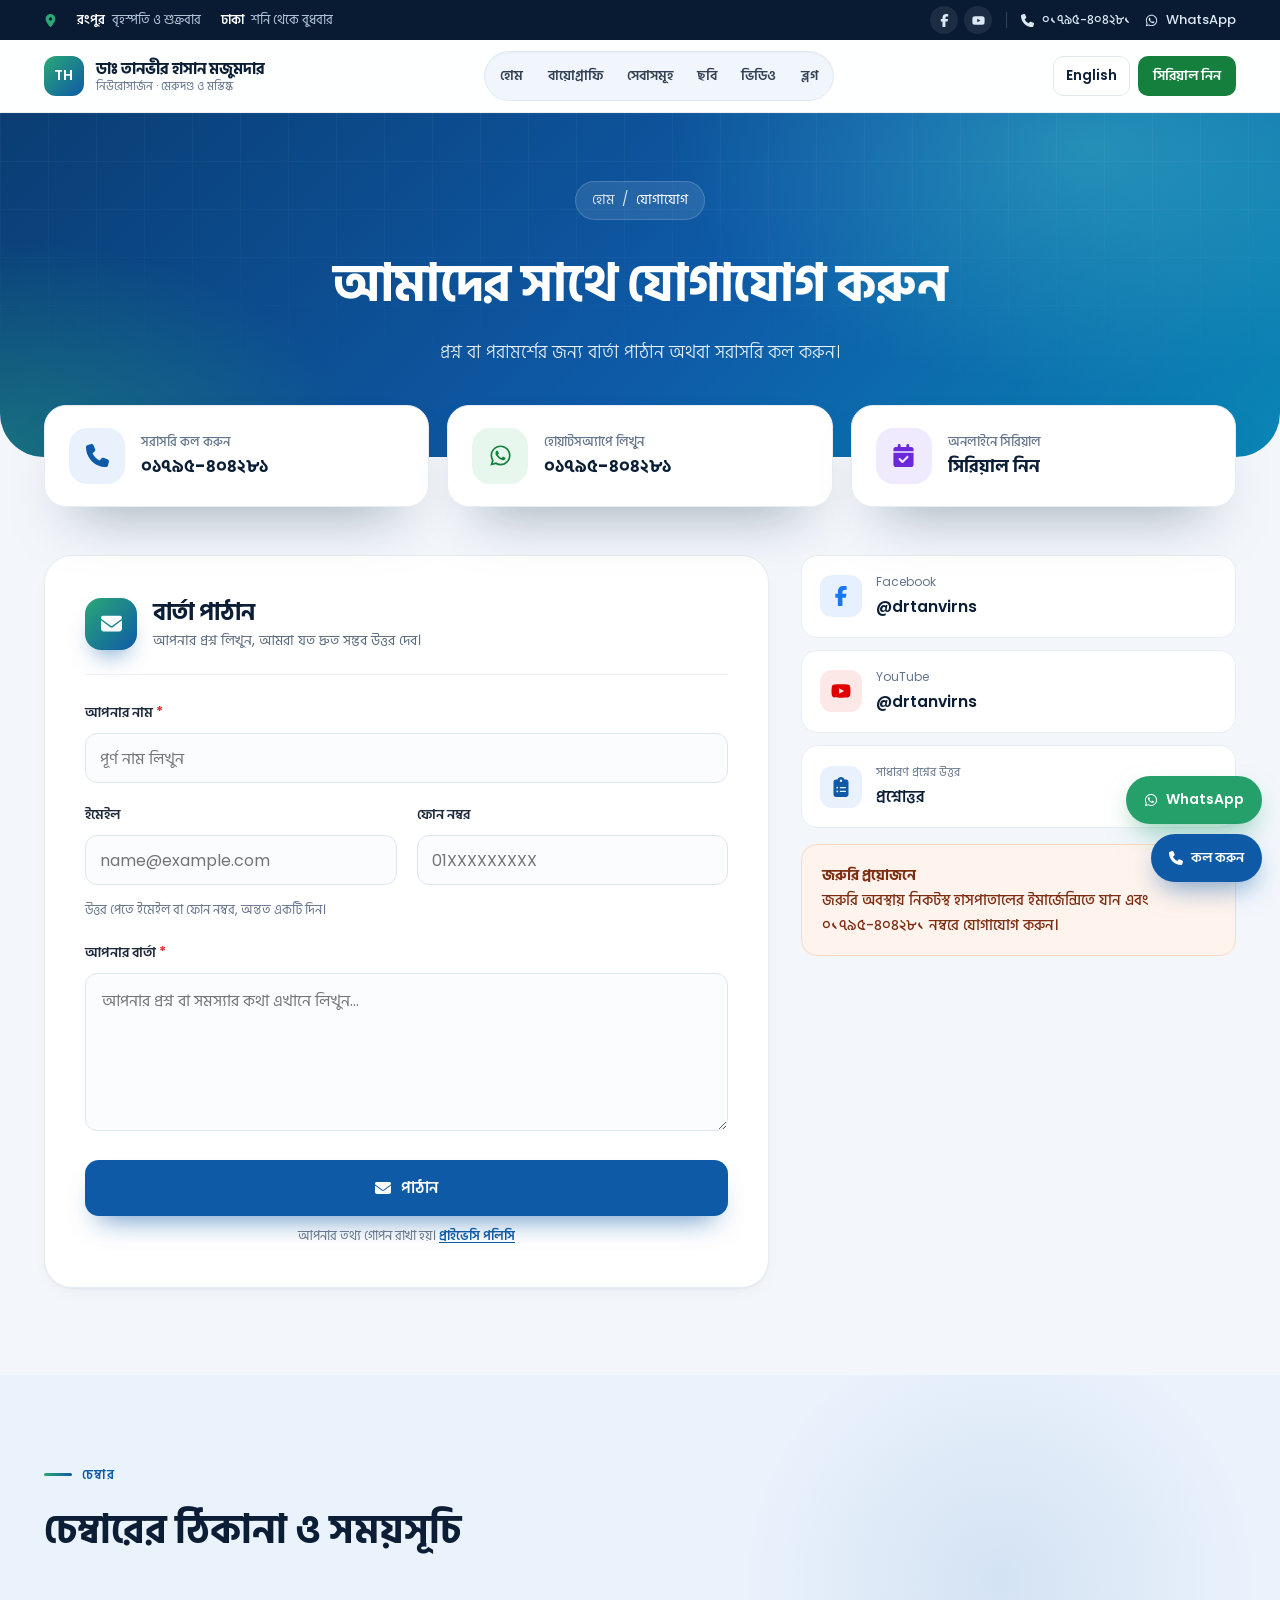
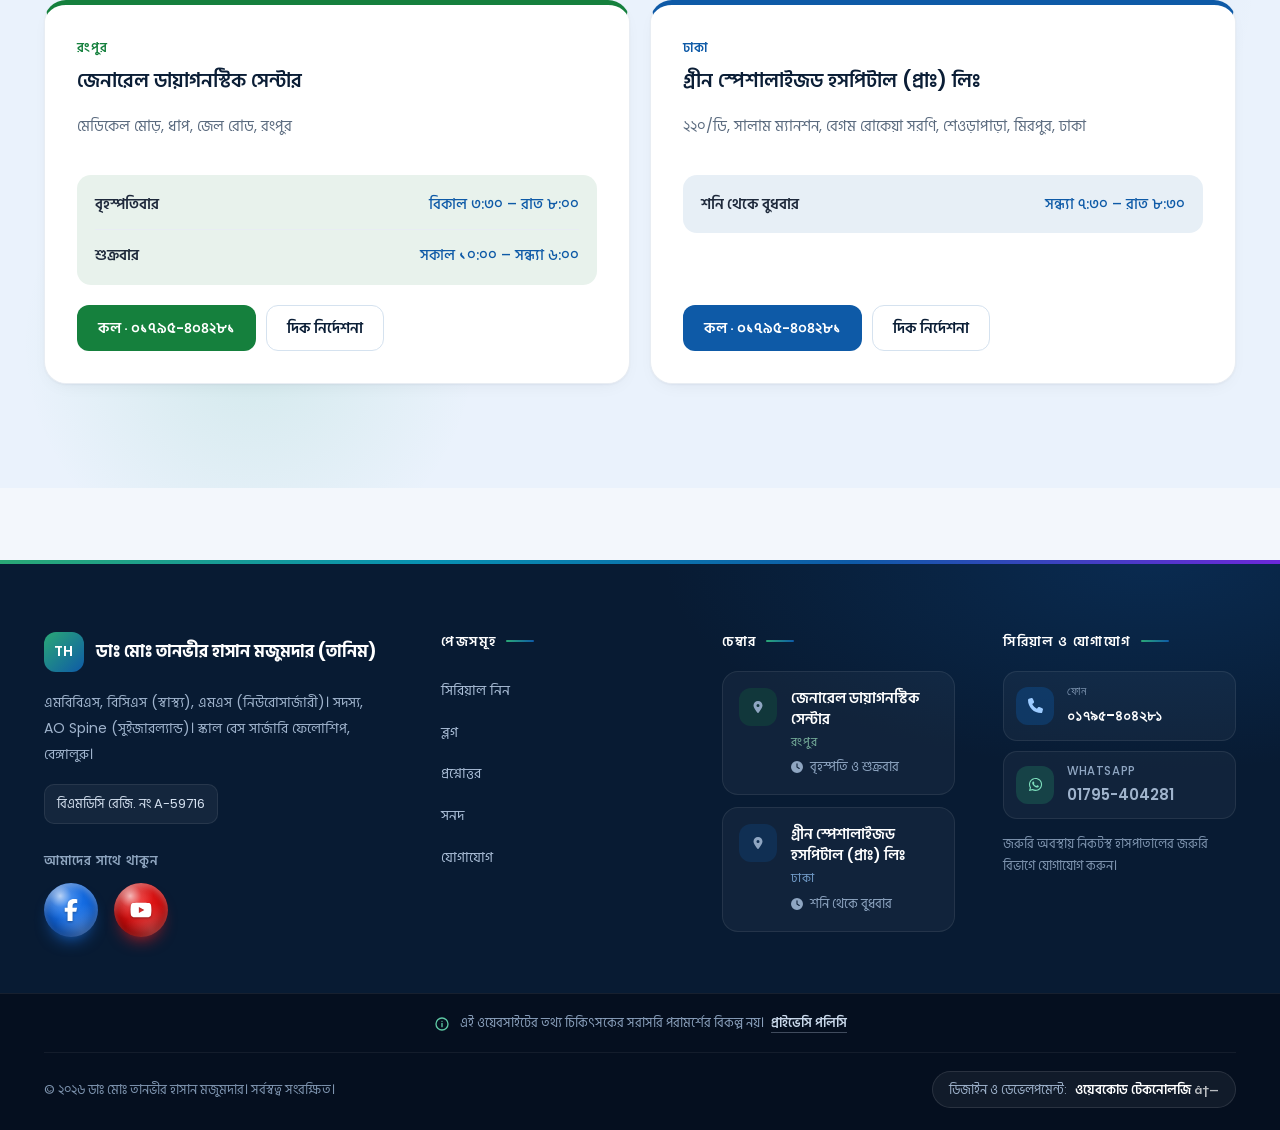
<file: contact.html>
<!doctype html>
<html lang="bn">
<head>
<meta charset="UTF-8">
<meta name="viewport" content="width=device-width, initial-scale=1">
<title>যোগাযোগ | ডাঃ তানভীর হাসান মজুমদার</title>
<meta name='robots' content='noindex, nofollow, max-image-preview:large' />
<meta name="description" content="প্রশ্ন বা পরামর্শের জন্য বার্তা পাঠান অথবা সরাসরি কল করুন।">
<link rel="canonical" href="contact.html">
<link rel="alternate" hreflang="bn" href="contact.html">
<link rel="alternate" hreflang="en" href="https://drmdtanvirhasanmojumdar.com/en/contact/">
<link rel="alternate" hreflang="x-default" href="contact.html">
<meta property="og:locale" content="bn_BD">
<meta property="og:locale:alternate" content="en_US">
<meta property="og:type" content="website">
<meta property="og:site_name" content="ডাঃ মোঃ তানভীর হাসান মজুমদার (তানিম)">
<meta property="og:title" content="যোগাযোগ | ডাঃ তানভীর হাসান মজুমদার">
<meta property="og:description" content="প্রশ্ন বা পরামর্শের জন্য বার্তা পাঠান অথবা সরাসরি কল করুন।">
<meta property="og:url" content="https://drmdtanvirhasanmojumdar.com/contact/">
<meta property="og:image" content="images/doctor-hero-720x900.webp">
<meta property="og:image:width" content="720">
<meta property="og:image:height" content="900">
<meta name="twitter:card" content="summary_large_image">
<meta name="theme-color" content="#0E5AA7">
<script type="application/ld+json">{"@context":"https://schema.org","@graph":[{"@type":["Physician","MedicalBusiness"],"@id":"https://drmdtanvirhasanmojumdar.com/#physician","name":"Dr. Md. Tanvir Hasan Majumder (Tanim)","alternateName":"ডাঃ মোঃ তানভীর হাসান মজুমদার (তানিম)","url":"https://drmdtanvirhasanmojumdar.com/","image":"images/doctor-hero-720x900.webp","telephone":"+8801795404281","medicalSpecialty":"Neurosurgery","description":"Modern, safe and compassionate care for complex conditions of the brain, spine and nervous system. Every decision is explained clearly to patients and their families.","identifier":"BMDC A-59716","worksFor":{"@type":"Hospital","name":"Dhaka Medical College Hospital"},"location":[{"@type":"MedicalClinic","name":"জেনারেল ডায়াগনস্টিক সেন্টার","address":{"@type":"PostalAddress","streetAddress":"মেডিকেল মোড়, ধাপ, জেল রোড, রংপুর","addressLocality":"রংপুর","addressCountry":"BD"},"telephone":"+8801795404281","hasMap":"https://www.google.com/maps/search/?api=1\u0026query=General+Diagnostic+Center+Medical+More+Dhap+Rangpur"},{"@type":"MedicalClinic","name":"গ্রীন স্পেশালাইজড হসপিটাল (প্রাঃ) লিঃ","address":{"@type":"PostalAddress","streetAddress":"২২০/ডি, সালাম ম্যানশন, বেগম রোকেয়া সরণি, শেওড়াপাড়া, মিরপুর, ঢাকা","addressLocality":"ঢাকা","addressCountry":"BD"},"telephone":"+8801795404281","hasMap":"https://www.google.com/maps/search/?api=1\u0026query=Green+Specialized+Hospital+Shewrapara+Mirpur+Dhaka"}],"sameAs":["https://www.facebook.com/drtanvirns","https://www.youtube.com/@drtanvirns"],"availableLanguage":["bn","en"]},{"@type":"WebSite","@id":"https://drmdtanvirhasanmojumdar.com/#website","url":"https://drmdtanvirhasanmojumdar.com/","name":"ডাঃ মোঃ তানভীর হাসান মজুমদার (তানিম)","inLanguage":"bn","publisher":{"@id":"https://drmdtanvirhasanmojumdar.com/#physician"},"potentialAction":{"@type":"SearchAction","target":"https://drmdtanvirhasanmojumdar.com/?s={search_term_string}","query-input":"required name=search_term_string"}},{"@type":"BreadcrumbList","itemListElement":[{"@type":"ListItem","position":1,"name":"হোম","item":"https://drmdtanvirhasanmojumdar.com/"},{"@type":"ListItem","position":2,"name":"যোগাযোগ","item":"https://drmdtanvirhasanmojumdar.com/contact/"}]}]}</script>
<link rel="alternate" type="application/rss+xml" title="ডাঃ মোঃ তানভীর হাসান মজুমদার &raquo; Feed" href="appointment.html" />
<link rel="alternate" type="application/rss+xml" title="ডাঃ মোঃ তানভীর হাসান মজুমদার &raquo; Comments Feed" href="https://drmdtanvirhasanmojumdar.com/comments/feed/" />



<style id="wp-img-auto-sizes-contain-inline-css">
img:is([sizes=auto i],[sizes^="auto," i]){contain-intrinsic-size:3000px 1500px}
/*# sourceURL=wp-img-auto-sizes-contain-inline-css */
</style>


<link rel="icon" href="images/cropped-doctor-hero-32x32.webp" sizes="32x32" />
<link rel="icon" href="images/cropped-doctor-hero-192x192.webp" sizes="192x192" />
<link rel="apple-touch-icon" href="images/cropped-doctor-hero-180x180.webp" />
<meta name="msapplication-TileImage" content="images/cropped-doctor-hero-192x192.webp" />

<!-- Google Fonts: Hind Siliguri & Poppins -->
<link rel="preconnect" href="https://fonts.googleapis.com">
<link rel="preconnect" href="https://fonts.gstatic.com" crossorigin>
<link href="https://fonts.googleapis.com/css2?family=Hind+Siliguri:wght@300;400;500;600;700&family=Poppins:wght@400;500;600;700&display=swap" rel="stylesheet">

<!-- Bootstrap 5.3.3 CSS -->
<link href="https://cdn.jsdelivr.net/npm/bootstrap@5.3.3/dist/css/bootstrap.min.css" rel="stylesheet" integrity="sha384-QWTKZyjpPEjISv5WaRU9OFeRpok6YctnYmDr5pNlyT2bRjXh0JMhjY6hW+ALEwIH" crossorigin="anonymous">

<!-- Custom Theme CSS -->
<link rel="stylesheet" href="css/style.css">
</head>
<body class="wp-singular page-template page-template-templates page-template-contact page-template-templatescontact-php page page-id-104 wp-embed-responsive wp-theme-dr-tanvir lang-bn">
<svg xmlns="http://www.w3.org/2000/svg" style="display:none;" aria-hidden="true"><!-- Icons: Font Awesome Free 6.5.2 (CC BY 4.0, https://fontawesome.com/license/free) -->
<symbol id="i-arrow-right" viewBox="0 0 448 512"><path d="M438.6 278.6c12.5-12.5 12.5-32.8 0-45.3l-160-160c-12.5-12.5-32.8-12.5-45.3 0s-12.5 32.8 0 45.3L338.8 224 32 224c-17.7 0-32 14.3-32 32s14.3 32 32 32l306.7 0L233.4 393.4c-12.5 12.5-12.5 32.8 0 45.3s32.8 12.5 45.3 0l160-160z"/></symbol>
<symbol id="i-award" viewBox="0 0 384 512"><path d="M173.8 5.5c11-7.3 25.4-7.3 36.4 0L228 17.2c6 3.9 13 5.8 20.1 5.4l21.3-1.3c13.2-.8 25.6 6.4 31.5 18.2l9.6 19.1c3.2 6.4 8.4 11.5 14.7 14.7L344.5 83c11.8 5.9 19 18.3 18.2 31.5l-1.3 21.3c-.4 7.1 1.5 14.2 5.4 20.1l11.8 17.8c7.3 11 7.3 25.4 0 36.4L366.8 228c-3.9 6-5.8 13-5.4 20.1l1.3 21.3c.8 13.2-6.4 25.6-18.2 31.5l-19.1 9.6c-6.4 3.2-11.5 8.4-14.7 14.7L301 344.5c-5.9 11.8-18.3 19-31.5 18.2l-21.3-1.3c-7.1-.4-14.2 1.5-20.1 5.4l-17.8 11.8c-11 7.3-25.4 7.3-36.4 0L156 366.8c-6-3.9-13-5.8-20.1-5.4l-21.3 1.3c-13.2 .8-25.6-6.4-31.5-18.2l-9.6-19.1c-3.2-6.4-8.4-11.5-14.7-14.7L39.5 301c-11.8-5.9-19-18.3-18.2-31.5l1.3-21.3c.4-7.1-1.5-14.2-5.4-20.1L5.5 210.2c-7.3-11-7.3-25.4 0-36.4L17.2 156c3.9-6 5.8-13 5.4-20.1l-1.3-21.3c-.8-13.2 6.4-25.6 18.2-31.5l19.1-9.6C65 70.2 70.2 65 73.4 58.6L83 39.5c5.9-11.8 18.3-19 31.5-18.2l21.3 1.3c7.1 .4 14.2-1.5 20.1-5.4L173.8 5.5zM272 192a80 80 0 1 0 -160 0 80 80 0 1 0 160 0zM1.3 441.8L44.4 339.3c.2 .1 .3 .2 .4 .4l9.6 19.1c11.7 23.2 36 37.3 62 35.8l21.3-1.3c.2 0 .5 0 .7 .2l17.8 11.8c5.1 3.3 10.5 5.9 16.1 7.7l-37.6 89.3c-2.3 5.5-7.4 9.2-13.3 9.7s-11.6-2.2-14.8-7.2L74.4 455.5l-56.1 8.3c-5.7 .8-11.4-1.5-15-6s-4.3-10.7-2.1-16zm248 60.4L211.7 413c5.6-1.8 11-4.3 16.1-7.7l17.8-11.8c.2-.1 .4-.2 .7-.2l21.3 1.3c26 1.5 50.3-12.6 62-35.8l9.6-19.1c.1-.2 .2-.3 .4-.4l43.2 102.5c2.2 5.3 1.4 11.4-2.1 16s-9.3 6.9-15 6l-56.1-8.3-32.2 49.2c-3.2 5-8.9 7.7-14.8 7.2s-11-4.3-13.3-9.7z"/></symbol>
<symbol id="i-baby" viewBox="0 0 448 512"><path d="M152 88a72 72 0 1 1 144 0A72 72 0 1 1 152 88zM39.7 144.5c13-17.9 38-21.8 55.9-8.8L131.8 162c26.8 19.5 59.1 30 92.2 30s65.4-10.5 92.2-30l36.2-26.4c17.9-13 42.9-9 55.9 8.8s9 42.9-8.8 55.9l-36.2 26.4c-13.6 9.9-28.1 18.2-43.3 25V288H128V251.7c-15.2-6.7-29.7-15.1-43.3-25L48.5 200.3c-17.9-13-21.8-38-8.8-55.9zm89.8 184.8l60.6 53-26 37.2 24.3 24.3c15.6 15.6 15.6 40.9 0 56.6s-40.9 15.6-56.6 0l-48-48C70 438.6 68.1 417 79.2 401.1l50.2-71.8zm128.5 53l60.6-53 50.2 71.8c11.1 15.9 9.2 37.5-4.5 51.2l-48 48c-15.6 15.6-40.9 15.6-56.6 0s-15.6-40.9 0-56.6L284 419.4l-26-37.2z"/></symbol>
<symbol id="i-bacteria" viewBox="0 0 640 512"><path d="M304.9 .7c-9.6-2.7-19.5 2.8-22.3 12.4l-4.3 15.2c-8.3-.6-16.8 0-25.2 1.9c-7.3 1.7-14.3 3.5-21.1 5.5l-5.5-12.7c-3.9-9.1-14.5-13.4-23.6-9.5s-13.4 14.5-9.5 23.6l4.4 10.4c-16.6 6.7-31.7 14.4-45.4 22.8L147 62c-5.5-8.3-16.7-10.5-25-5s-10.5 16.7-5 25l6 9c-13.7 11-25.5 22.8-35.8 34.9l-10-8c-7.8-6.2-19.1-5-25.3 2.8s-5 19.1 2.8 25.3L65.9 155c-1.8 2.8-3.5 5.7-5.1 8.5c-6.6 11.4-11.8 22.6-16 33l-8-3.2c-9.2-3.7-19.7 .8-23.4 10s.8 19.7 10 23.4l10.4 4.2c-.2 .8-.4 1.5-.5 2.3c-2.2 9.3-3.4 17.3-4.1 23.4c-.4 3.1-.6 5.7-.8 7.8c-.1 1.1-.1 2-.2 2.8l-.1 1.1 0 .5 0 .2 0 .1c0 0 0 .1 29.1 1l-.1 0L28 269.3c-.1 3.1 0 6.1 .2 9.1l-15.2 4.3C3.5 285.4-2 295.4 .7 304.9s12.7 15.1 22.3 12.4l15.6-4.5c7.6 13.6 18.9 25 32.6 32.6L66.7 361c-2.7 9.6 2.8 19.5 12.4 22.3s19.5-2.8 22.3-12.4l4.3-15.2c1.2 .1 2.4 .2 3.6 .2c15.6 .5 30.3-3.3 43-10.2l9 9c7 7 18.4 7 25.5 0s7-18.4 0-25.5l-7.2-7.2c9.3-12.6 15.2-27.8 16.3-44.5l7.1 3c9.1 3.9 19.7-.3 23.6-9.5s-.3-19.7-9.5-23.6l-8.6-3.7c6.4-9.9 17.3-22.4 36.9-33.3l1.3 4.4c2.7 9.6 12.7 15.1 22.3 12.4s15.1-12.7 12.4-22.3l-2.3-8.1c3.8-1.1 7.7-2.1 11.9-3.1c11.6-2.7 22.1-7.7 31.1-14.4l7.2 7.2c7 7 18.4 7 25.5 0s7-18.4 0-25.5l-9-9c7.6-13.9 11.3-30.1 10.1-46.6l15.2-4.3c9.6-2.7 15.1-12.7 12.4-22.3S370.6 64 361 66.7l-15.6 4.5c-7.7-13.9-19.1-25.1-32.6-32.6l4.5-15.6c2.7-9.6-2.8-19.5-12.4-22.3zM112 272l-48-1.5 0 0c11.7 .4 27.3 .9 48 1.6zm16-80a32 32 0 1 1 0 64 32 32 0 1 1 0-64zm64-48a16 16 0 1 1 32 0 16 16 0 1 1 -32 0zM322.7 489c-2.7 9.6 2.8 19.5 12.4 22.3s19.5-2.8 22.2-12.4l4.3-15.2c8.3 .6 16.8 0 25.2-1.9c7.3-1.7 14.3-3.5 21.1-5.5l5.5 12.7c3.9 9.1 14.5 13.4 23.6 9.5s13.4-14.5 9.5-23.6l-4.4-10.4c16.6-6.7 31.7-14.4 45.4-22.8L493 450c5.5 8.3 16.7 10.5 25 5s10.5-16.7 5-25l-6-9c13.7-11 25.5-22.8 35.8-34.9l10 8c7.8 6.2 19.1 5 25.3-2.8s5-19.1-2.8-25.3L574.1 357c1.8-2.8 3.5-5.7 5.1-8.5c6.6-11.4 11.8-22.6 16-33l8 3.2c9.2 3.7 19.7-.8 23.4-10s-.8-19.7-10-23.4l-10.4-4.2c.2-.8 .4-1.5 .5-2.3c2.2-9.3 3.4-17.3 4.1-23.4c.4-3.1 .6-5.7 .8-7.8c.1-1.1 .1-2 .2-2.8l.1-1.1 0-.5 0-.2 0-.1c0 0 0-.1-29.1-1l.1 0 29.1 .9c.1-3.1 0-6.1-.2-9.1l15.2-4.3c9.6-2.7 15.1-12.7 12.4-22.3s-12.7-15.1-22.3-12.4l-15.6 4.5c-7.6-13.6-18.9-25-32.6-32.6l4.5-15.6c2.7-9.6-2.8-19.5-12.4-22.3s-19.5 2.8-22.3 12.4l-4.3 15.2c-1.2-.1-2.4-.2-3.6-.2c-15.6-.5-30.3 3.3-43 10.2l-9-9c-7-7-18.4-7-25.5 0s-7 18.4 0 25.5l7.2 7.2c-9.3 12.6-15.2 27.8-16.3 44.5l-7.1-3c-9.1-3.9-19.7 .3-23.6 9.5s.3 19.7 9.5 23.6l8.6 3.7c-6.4 9.9-17.3 22.4-36.9 33.3l-1.3-4.4c-2.7-9.6-12.7-15.1-22.3-12.4s-15.1 12.7-12.4 22.3l2.3 8.1c-3.8 1.1-7.7 2.1-11.9 3.1c-11.6 2.7-22.1 7.7-31.1 14.4l-7.2-7.2c-7-7-18.4-7-25.5 0s-7 18.4 0 25.5l9 9c-7.6 13.9-11.3 30.1-10.1 46.6l-15.2 4.3c-9.6 2.7-15.1 12.7-12.4 22.2s12.7 15.1 22.3 12.4l15.6-4.5c7.7 13.9 19.1 25.1 32.6 32.6L322.7 489zM576 241.5l0 0c-11.7-.4-27.3-.9-48-1.6l48 1.5zM448 384a32 32 0 1 1 -64 0 32 32 0 1 1 64 0z"/></symbol>
<symbol id="i-bolt" viewBox="0 0 448 512"><path d="M349.4 44.6c5.9-13.7 1.5-29.7-10.6-38.5s-28.6-8-39.9 1.8l-256 224c-10 8.8-13.6 22.9-8.9 35.3S50.7 288 64 288H175.5L98.6 467.4c-5.9 13.7-1.5 29.7 10.6 38.5s28.6 8 39.9-1.8l256-224c10-8.8 13.6-22.9 8.9-35.3s-16.6-20.7-30-20.7H272.5L349.4 44.6z"/></symbol>
<symbol id="i-bone" viewBox="0 0 576 512"><path d="M153.7 144.8c6.9 16.3 20.6 31.2 38.3 31.2H384c17.7 0 31.4-14.9 38.3-31.2C434.4 116.1 462.9 96 496 96c44.2 0 80 35.8 80 80c0 30.4-17 56.9-42 70.4c-3.6 1.9-6 5.5-6 9.6s2.4 7.7 6 9.6c25 13.5 42 40 42 70.4c0 44.2-35.8 80-80 80c-33.1 0-61.6-20.1-73.7-48.8C415.4 350.9 401.7 336 384 336H192c-17.7 0-31.4 14.9-38.3 31.2C141.6 395.9 113.1 416 80 416c-44.2 0-80-35.8-80-80c0-30.4 17-56.9 42-70.4c3.6-1.9 6-5.5 6-9.6s-2.4-7.7-6-9.6C17 232.9 0 206.4 0 176c0-44.2 35.8-80 80-80c33.1 0 61.6 20.1 73.7 48.8z"/></symbol>
<symbol id="i-brain" viewBox="0 0 512 512"><path d="M184 0c30.9 0 56 25.1 56 56V456c0 30.9-25.1 56-56 56c-28.9 0-52.7-21.9-55.7-50.1c-5.2 1.4-10.7 2.1-16.3 2.1c-35.3 0-64-28.7-64-64c0-7.4 1.3-14.6 3.6-21.2C21.4 367.4 0 338.2 0 304c0-31.9 18.7-59.5 45.8-72.3C37.1 220.8 32 207 32 192c0-30.7 21.6-56.3 50.4-62.6C80.8 123.9 80 118 80 112c0-29.9 20.6-55.1 48.3-62.1C131.3 21.9 155.1 0 184 0zM328 0c28.9 0 52.6 21.9 55.7 49.9c27.8 7 48.3 32.1 48.3 62.1c0 6-.8 11.9-2.4 17.4c28.8 6.2 50.4 31.9 50.4 62.6c0 15-5.1 28.8-13.8 39.7C493.3 244.5 512 272.1 512 304c0 34.2-21.4 63.4-51.6 74.8c2.3 6.6 3.6 13.8 3.6 21.2c0 35.3-28.7 64-64 64c-5.6 0-11.1-.7-16.3-2.1c-3 28.2-26.8 50.1-55.7 50.1c-30.9 0-56-25.1-56-56V56c0-30.9 25.1-56 56-56z"/></symbol>
<symbol id="i-building-columns" viewBox="0 0 512 512"><path d="M243.4 2.6l-224 96c-14 6-21.8 21-18.7 35.8S16.8 160 32 160v8c0 13.3 10.7 24 24 24H456c13.3 0 24-10.7 24-24v-8c15.2 0 28.3-10.7 31.3-25.6s-4.8-29.9-18.7-35.8l-224-96c-8-3.4-17.2-3.4-25.2 0zM128 224H64V420.3c-.6 .3-1.2 .7-1.8 1.1l-48 32c-11.7 7.8-17 22.4-12.9 35.9S17.9 512 32 512H480c14.1 0 26.5-9.2 30.6-22.7s-1.1-28.1-12.9-35.9l-48-32c-.6-.4-1.2-.7-1.8-1.1V224H384V416H344V224H280V416H232V224H168V416H128V224zM256 64a32 32 0 1 1 0 64 32 32 0 1 1 0-64z"/></symbol>
<symbol id="i-calendar-check" viewBox="0 0 448 512"><path d="M128 0c17.7 0 32 14.3 32 32V64H288V32c0-17.7 14.3-32 32-32s32 14.3 32 32V64h48c26.5 0 48 21.5 48 48v48H0V112C0 85.5 21.5 64 48 64H96V32c0-17.7 14.3-32 32-32zM0 192H448V464c0 26.5-21.5 48-48 48H48c-26.5 0-48-21.5-48-48V192zM329 305c9.4-9.4 9.4-24.6 0-33.9s-24.6-9.4-33.9 0l-95 95-47-47c-9.4-9.4-24.6-9.4-33.9 0s-9.4 24.6 0 33.9l64 64c9.4 9.4 24.6 9.4 33.9 0L329 305z"/></symbol>
<symbol id="i-certificate" viewBox="0 0 512 512"><path d="M211 7.3C205 1 196-1.4 187.6 .8s-14.9 8.9-17.1 17.3L154.7 80.6l-62-17.5c-8.4-2.4-17.4 0-23.5 6.1s-8.5 15.1-6.1 23.5l17.5 62L18.1 170.6c-8.4 2.1-15 8.7-17.3 17.1S1 205 7.3 211l46.2 45L7.3 301C1 307-1.4 316 .8 324.4s8.9 14.9 17.3 17.1l62.5 15.8-17.5 62c-2.4 8.4 0 17.4 6.1 23.5s15.1 8.5 23.5 6.1l62-17.5 15.8 62.5c2.1 8.4 8.7 15 17.1 17.3s17.3-.2 23.4-6.4l45-46.2 45 46.2c6.1 6.2 15 8.7 23.4 6.4s14.9-8.9 17.1-17.3l15.8-62.5 62 17.5c8.4 2.4 17.4 0 23.5-6.1s8.5-15.1 6.1-23.5l-17.5-62 62.5-15.8c8.4-2.1 15-8.7 17.3-17.1s-.2-17.4-6.4-23.4l-46.2-45 46.2-45c6.2-6.1 8.7-15 6.4-23.4s-8.9-14.9-17.3-17.1l-62.5-15.8 17.5-62c2.4-8.4 0-17.4-6.1-23.5s-15.1-8.5-23.5-6.1l-62 17.5L341.4 18.1c-2.1-8.4-8.7-15-17.1-17.3S307 1 301 7.3L256 53.5 211 7.3z"/></symbol>
<symbol id="i-check" viewBox="0 0 448 512"><path d="M438.6 105.4c12.5 12.5 12.5 32.8 0 45.3l-256 256c-12.5 12.5-32.8 12.5-45.3 0l-128-128c-12.5-12.5-12.5-32.8 0-45.3s32.8-12.5 45.3 0L160 338.7 393.4 105.4c12.5-12.5 32.8-12.5 45.3 0z"/></symbol>
<symbol id="i-circle-question" viewBox="0 0 512 512"><path d="M256 512A256 256 0 1 0 256 0a256 256 0 1 0 0 512zM169.8 165.3c7.9-22.3 29.1-37.3 52.8-37.3h58.3c34.9 0 63.1 28.3 63.1 63.1c0 22.6-12.1 43.5-31.7 54.8L280 264.4c-.2 13-10.9 23.6-24 23.6c-13.3 0-24-10.7-24-24V250.5c0-8.6 4.6-16.5 12.1-20.8l44.3-25.4c4.7-2.7 7.6-7.7 7.6-13.1c0-8.4-6.8-15.1-15.1-15.1H222.6c-3.4 0-6.4 2.1-7.5 5.3l-.4 1.2c-4.4 12.5-18.2 19-30.6 14.6s-19-18.2-14.6-30.6l.4-1.2zM224 352a32 32 0 1 1 64 0 32 32 0 1 1 -64 0z"/></symbol>
<symbol id="i-clipboard-list" viewBox="0 0 384 512"><path d="M192 0c-41.8 0-77.4 26.7-90.5 64H64C28.7 64 0 92.7 0 128V448c0 35.3 28.7 64 64 64H320c35.3 0 64-28.7 64-64V128c0-35.3-28.7-64-64-64H282.5C269.4 26.7 233.8 0 192 0zm0 64a32 32 0 1 1 0 64 32 32 0 1 1 0-64zM72 272a24 24 0 1 1 48 0 24 24 0 1 1 -48 0zm104-16H304c8.8 0 16 7.2 16 16s-7.2 16-16 16H176c-8.8 0-16-7.2-16-16s7.2-16 16-16zM72 368a24 24 0 1 1 48 0 24 24 0 1 1 -48 0zm88 0c0-8.8 7.2-16 16-16H304c8.8 0 16 7.2 16 16s-7.2 16-16 16H176c-8.8 0-16-7.2-16-16z"/></symbol>
<symbol id="i-clock" viewBox="0 0 512 512"><path d="M256 0a256 256 0 1 1 0 512A256 256 0 1 1 256 0zM232 120V256c0 8 4 15.5 10.7 20l96 64c11 7.4 25.9 4.4 33.3-6.7s4.4-25.9-6.7-33.3L280 243.2V120c0-13.3-10.7-24-24-24s-24 10.7-24 24z"/></symbol>
<symbol id="i-crutch" viewBox="0 0 512 512"><path d="M297.4 9.4c-12.5 12.5-12.5 32.8 0 45.3l160 160c12.5 12.5 32.8 12.5 45.3 0s12.5-32.8 0-45.3l-160-160c-12.5-12.5-32.8-12.5-45.3 0zm-96 144l-34.8 34.8c-12.9 12.9-21.9 29.2-25.8 47.1L116.8 342.9c-1.3 5.9-4.3 11.4-8.6 15.7L9.4 457.4c-12.5 12.5-12.5 32.8 0 45.3s32.8 12.5 45.3 0l98.8-98.8c4.3-4.3 9.7-7.3 15.7-8.6l107.6-23.9c17.8-4 34.1-12.9 47.1-25.8l34.7-34.7c0 0 .1-.1 .1-.1s.1-.1 .1-.1l74.6-74.6-45.3-45.3L336 242.7 269.3 176l52.1-52.1L276.1 78.6l-74.7 74.7zM224 221.3L290.7 288l-12.2 12.2c-4.3 4.3-9.7 7.3-15.7 8.6l-76.7 17 17-76.7c1.3-5.9 4.3-11.4 8.6-15.7L224 221.3z"/></symbol>
<symbol id="i-disease" viewBox="0 0 512 512"><path d="M236.4 61.4L227 75.5c-21.3 32-59.4 48.5-97.3 42.1l-59.6-9.9C33.4 101.6 0 129.9 .1 167.1c0 15.9 6.4 31.2 17.6 42.5l29.2 29.2c11 11 17.2 25.9 17.2 41.5c0 15.8-6.4 30.9-17.7 42L33.3 335.1C22.2 345.9 16 360.7 16 376.2c0 36.8 34.1 64.2 70.1 56.2l62.3-13.8c7.7-1.7 15.7-2.6 23.6-2.6h10c27.2 0 53.7 9.3 75 26.3L287.8 467c10.5 8.4 23.6 13 37 13c32.7 0 59.3-26.5 59.3-59.3l0-25.2c0-34.9 21.4-66.2 53.9-78.8l36.9-14.3c22.4-8.7 37.2-30.3 37.2-54.3c0-28.1-20.1-52.3-47.8-57.3l-28-5.1c-36.5-6.7-65.4-34.5-73.6-70.7l-7.1-31.5C348.9 53.4 322.1 32 291.3 32c-22 0-42.6 11-54.9 29.4zM160 192a32 32 0 1 1 0 64 32 32 0 1 1 0-64zm128 16a16 16 0 1 1 32 0 16 16 0 1 1 -32 0zm0 80a32 32 0 1 1 0 64 32 32 0 1 1 0-64z"/></symbol>
<symbol id="i-droplet" viewBox="0 0 384 512"><path d="M192 512C86 512 0 426 0 320C0 228.8 130.2 57.7 166.6 11.7C172.6 4.2 181.5 0 191.1 0h1.8c9.6 0 18.5 4.2 24.5 11.7C253.8 57.7 384 228.8 384 320c0 106-86 192-192 192zM96 336c0-8.8-7.2-16-16-16s-16 7.2-16 16c0 61.9 50.1 112 112 112c8.8 0 16-7.2 16-16s-7.2-16-16-16c-44.2 0-80-35.8-80-80z"/></symbol>
<symbol id="i-envelope" viewBox="0 0 512 512"><path d="M48 64C21.5 64 0 85.5 0 112c0 15.1 7.1 29.3 19.2 38.4L236.8 313.6c11.4 8.5 27 8.5 38.4 0L492.8 150.4c12.1-9.1 19.2-23.3 19.2-38.4c0-26.5-21.5-48-48-48H48zM0 176V384c0 35.3 28.7 64 64 64H448c35.3 0 64-28.7 64-64V176L294.4 339.2c-22.8 17.1-54 17.1-76.8 0L0 176z"/></symbol>
<symbol id="i-face-tired" viewBox="0 0 512 512"><path d="M256 512A256 256 0 1 0 256 0a256 256 0 1 0 0 512zM164.7 328.7c22-22 53.9-40.7 91.3-40.7s69.3 18.7 91.3 40.7c11.1 11.1 20.1 23.4 26.4 35.4c6.2 11.7 10.3 24.4 10.3 35.9c0 5.2-2.6 10.2-6.9 13.2s-9.8 3.7-14.7 1.8l-20.5-7.7c-26.9-10.1-55.5-15.3-84.3-15.3h-3.2c-28.8 0-57.3 5.2-84.3 15.3L149.6 415c-4.9 1.8-10.4 1.2-14.7-1.8s-6.9-7.9-6.9-13.2c0-11.6 4.2-24.2 10.3-35.9c6.3-12 15.3-24.3 26.4-35.4zm-31.2-182l89.9 47.9c10.7 5.7 10.7 21.1 0 26.8l-89.9 47.9c-7.9 4.2-17.5-1.5-17.5-10.5c0-2.8 1-5.5 2.8-7.6l36-43.2-36-43.2c-1.8-2.1-2.8-4.8-2.8-7.6c0-9 9.6-14.7 17.5-10.5zM396 157.1c0 2.8-1 5.5-2.8 7.6l-36 43.2 36 43.2c1.8 2.1 2.8 4.8 2.8 7.6c0 9-9.6 14.7-17.5 10.5l-89.9-47.9c-10.7-5.7-10.7-21.1 0-26.8l89.9-47.9c7.9-4.2 17.5 1.5 17.5 10.5z"/></symbol>
<symbol id="i-facebook-f" viewBox="0 0 320 512"><path d="M80 299.3V512H196V299.3h86.5l18-97.8H196V166.9c0-51.7 20.3-71.5 72.7-71.5c16.3 0 29.4 .4 37 1.2V7.9C291.4 4 256.4 0 236.2 0C129.3 0 80 50.5 80 159.4v42.1H14v97.8H80z"/></symbol>
<symbol id="i-graduation-cap" viewBox="0 0 640 512"><path d="M320 32c-8.1 0-16.1 1.4-23.7 4.1L15.8 137.4C6.3 140.9 0 149.9 0 160s6.3 19.1 15.8 22.6l57.9 20.9C57.3 229.3 48 259.8 48 291.9v28.1c0 28.4-10.8 57.7-22.3 80.8c-6.5 13-13.9 25.8-22.5 37.6C0 442.7-.9 448.3 .9 453.4s6 8.9 11.2 10.2l64 16c4.2 1.1 8.7 .3 12.4-2s6.3-6.1 7.1-10.4c8.6-42.8 4.3-81.2-2.1-108.7C90.3 344.3 86 329.8 80 316.5V291.9c0-30.2 10.2-58.7 27.9-81.5c12.9-15.5 29.6-28 49.2-35.7l157-61.7c8.2-3.2 17.5 .8 20.7 9s-.8 17.5-9 20.7l-157 61.7c-12.4 4.9-23.3 12.4-32.2 21.6l159.6 57.6c7.6 2.7 15.6 4.1 23.7 4.1s16.1-1.4 23.7-4.1L624.2 182.6c9.5-3.4 15.8-12.5 15.8-22.6s-6.3-19.1-15.8-22.6L343.7 36.1C336.1 33.4 328.1 32 320 32zM128 408c0 35.3 86 72 192 72s192-36.7 192-72L496.7 262.6 354.5 314c-11.1 4-22.8 6-34.5 6s-23.5-2-34.5-6L143.3 262.6 128 408z"/></symbol>
<symbol id="i-hand" viewBox="0 0 512 512"><path d="M288 32c0-17.7-14.3-32-32-32s-32 14.3-32 32V240c0 8.8-7.2 16-16 16s-16-7.2-16-16V64c0-17.7-14.3-32-32-32s-32 14.3-32 32V336c0 1.5 0 3.1 .1 4.6L67.6 283c-16-15.2-41.3-14.6-56.6 1.4s-14.6 41.3 1.4 56.6L124.8 448c43.1 41.1 100.4 64 160 64H304c97.2 0 176-78.8 176-176V128c0-17.7-14.3-32-32-32s-32 14.3-32 32V240c0 8.8-7.2 16-16 16s-16-7.2-16-16V64c0-17.7-14.3-32-32-32s-32 14.3-32 32V240c0 8.8-7.2 16-16 16s-16-7.2-16-16V32z"/></symbol>
<symbol id="i-heart-pulse" viewBox="0 0 512 512"><path d="M228.3 469.1L47.6 300.4c-4.2-3.9-8.2-8.1-11.9-12.4h87c22.6 0 43-13.6 51.7-34.5l10.5-25.2 49.3 109.5c3.8 8.5 12.1 14 21.4 14.1s17.8-5 22-13.3L320 253.7l1.7 3.4c9.5 19 28.9 31 50.1 31H476.3c-3.7 4.3-7.7 8.5-11.9 12.4L283.7 469.1c-7.5 7-17.4 10.9-27.7 10.9s-20.2-3.9-27.7-10.9zM503.7 240h-132c-3 0-5.8-1.7-7.2-4.4l-23.2-46.3c-4.1-8.1-12.4-13.3-21.5-13.3s-17.4 5.1-21.5 13.3l-41.4 82.8L205.9 158.2c-3.9-8.7-12.7-14.3-22.2-14.1s-18.1 5.9-21.8 14.8l-31.8 76.3c-1.2 3-4.2 4.9-7.4 4.9H16c-2.6 0-5 .4-7.3 1.1C3 225.2 0 208.2 0 190.9v-5.8c0-69.9 50.5-129.5 119.4-141C165 36.5 211.4 51.4 244 84l12 12 12-12c32.6-32.6 79-47.5 124.6-39.9C461.5 55.6 512 115.2 512 185.1v5.8c0 16.9-2.8 33.5-8.3 49.1z"/></symbol>
<symbol id="i-house" viewBox="0 0 576 512"><path d="M575.8 255.5c0 18-15 32.1-32 32.1h-32l.7 160.2c0 2.7-.2 5.4-.5 8.1V472c0 22.1-17.9 40-40 40H456c-1.1 0-2.2 0-3.3-.1c-1.4 .1-2.8 .1-4.2 .1H416 392c-22.1 0-40-17.9-40-40V448 384c0-17.7-14.3-32-32-32H256c-17.7 0-32 14.3-32 32v64 24c0 22.1-17.9 40-40 40H160 128.1c-1.5 0-3-.1-4.5-.2c-1.2 .1-2.4 .2-3.6 .2H104c-22.1 0-40-17.9-40-40V360c0-.9 0-1.9 .1-2.8V287.6H32c-18 0-32-14-32-32.1c0-9 3-17 10-24L266.4 8c7-7 15-8 22-8s15 2 21 7L564.8 231.5c8 7 12 15 11 24z"/></symbol>
<symbol id="i-id-card" viewBox="0 0 576 512"><path d="M0 96l576 0c0-35.3-28.7-64-64-64H64C28.7 32 0 60.7 0 96zm0 32V416c0 35.3 28.7 64 64 64H512c35.3 0 64-28.7 64-64V128H0zM64 405.3c0-29.5 23.9-53.3 53.3-53.3H234.7c29.5 0 53.3 23.9 53.3 53.3c0 5.9-4.8 10.7-10.7 10.7H74.7c-5.9 0-10.7-4.8-10.7-10.7zM176 192a64 64 0 1 1 0 128 64 64 0 1 1 0-128zm176 16c0-8.8 7.2-16 16-16H496c8.8 0 16 7.2 16 16s-7.2 16-16 16H368c-8.8 0-16-7.2-16-16zm0 64c0-8.8 7.2-16 16-16H496c8.8 0 16 7.2 16 16s-7.2 16-16 16H368c-8.8 0-16-7.2-16-16zm0 64c0-8.8 7.2-16 16-16H496c8.8 0 16 7.2 16 16s-7.2 16-16 16H368c-8.8 0-16-7.2-16-16z"/></symbol>
<symbol id="i-images" viewBox="0 0 576 512"><path d="M160 32c-35.3 0-64 28.7-64 64V320c0 35.3 28.7 64 64 64H512c35.3 0 64-28.7 64-64V96c0-35.3-28.7-64-64-64H160zM396 138.7l96 144c4.9 7.4 5.4 16.8 1.2 24.6S480.9 320 472 320H328 280 200c-9.2 0-17.6-5.3-21.6-13.6s-2.9-18.2 2.9-25.4l64-80c4.6-5.7 11.4-9 18.7-9s14.2 3.3 18.7 9l17.3 21.6 56-84C360.5 132 368 128 376 128s15.5 4 20 10.7zM192 128a32 32 0 1 1 64 0 32 32 0 1 1 -64 0zM48 120c0-13.3-10.7-24-24-24S0 106.7 0 120V344c0 75.1 60.9 136 136 136H456c13.3 0 24-10.7 24-24s-10.7-24-24-24H136c-48.6 0-88-39.4-88-88V120z"/></symbol>
<symbol id="i-location-dot" viewBox="0 0 384 512"><path d="M215.7 499.2C267 435 384 279.4 384 192C384 86 298 0 192 0S0 86 0 192c0 87.4 117 243 168.3 307.2c12.3 15.3 35.1 15.3 47.4 0zM192 128a64 64 0 1 1 0 128 64 64 0 1 1 0-128z"/></symbol>
<symbol id="i-newspaper" viewBox="0 0 512 512"><path d="M96 96c0-35.3 28.7-64 64-64H448c35.3 0 64 28.7 64 64V416c0 35.3-28.7 64-64 64H80c-44.2 0-80-35.8-80-80V128c0-17.7 14.3-32 32-32s32 14.3 32 32V400c0 8.8 7.2 16 16 16s16-7.2 16-16V96zm64 24v80c0 13.3 10.7 24 24 24H296c13.3 0 24-10.7 24-24V120c0-13.3-10.7-24-24-24H184c-13.3 0-24 10.7-24 24zm208-8c0 8.8 7.2 16 16 16h48c8.8 0 16-7.2 16-16s-7.2-16-16-16H384c-8.8 0-16 7.2-16 16zm0 96c0 8.8 7.2 16 16 16h48c8.8 0 16-7.2 16-16s-7.2-16-16-16H384c-8.8 0-16 7.2-16 16zM160 304c0 8.8 7.2 16 16 16H432c8.8 0 16-7.2 16-16s-7.2-16-16-16H176c-8.8 0-16 7.2-16 16zm0 96c0 8.8 7.2 16 16 16H432c8.8 0 16-7.2 16-16s-7.2-16-16-16H176c-8.8 0-16 7.2-16 16z"/></symbol>
<symbol id="i-person-dots-from-line" viewBox="0 0 576 512"><path d="M288 176A88 88 0 1 0 288 0a88 88 0 1 0 0 176zM78.7 372.9c15-12.5 50-34.4 97.3-50.1V432H400V322.7c47.3 15.8 82.3 37.7 97.3 50.1c20.4 17 50.6 14.2 67.6-6.1s14.2-50.6-6.1-67.6c-12-10-30.1-22.5-53.2-35C497.2 278.4 481.7 288 464 288c-26.5 0-48-21.5-48-48c0-4.3 .6-8.4 1.6-12.4C379.1 215.9 335.3 208 288 208c-60.2 0-114.9 12.9-160 29.9c0 .7 0 1.4 0 2.1c0 26.5-21.5 48-48 48c-11.8 0-22.7-4.3-31-11.4c-13.1 8.1-23.7 15.9-31.7 22.5c-20.4 17-23.1 47.2-6.1 67.6s47.2 23.1 67.6 6.1zM24 464c-13.3 0-24 10.7-24 24s10.7 24 24 24H552c13.3 0 24-10.7 24-24s-10.7-24-24-24H24zM224 280a24 24 0 1 1 48 0 24 24 0 1 1 -48 0zm104 56a24 24 0 1 1 0 48 24 24 0 1 1 0-48zM96 240a16 16 0 1 0 -32 0 16 16 0 1 0 32 0zm368 16a16 16 0 1 0 0-32 16 16 0 1 0 0 32z"/></symbol>
<symbol id="i-phone" viewBox="0 0 512 512"><path d="M164.9 24.6c-7.7-18.6-28-28.5-47.4-23.2l-88 24C12.1 30.2 0 46 0 64C0 311.4 200.6 512 448 512c18 0 33.8-12.1 38.6-29.5l24-88c5.3-19.4-4.6-39.7-23.2-47.4l-96-40c-16.3-6.8-35.2-2.1-46.3 11.6L304.7 368C234.3 334.7 177.3 277.7 144 207.3L193.3 167c13.7-11.2 18.4-30 11.6-46.3l-40-96z"/></symbol>
<symbol id="i-play" viewBox="0 0 384 512"><path d="M73 39c-14.8-9.1-33.4-9.4-48.5-.9S0 62.6 0 80V432c0 17.4 9.4 33.4 24.5 41.9s33.7 8.1 48.5-.9L361 297c14.3-8.7 23-24.2 23-41s-8.7-32.2-23-41L73 39z"/></symbol>
<symbol id="i-shield-halved" viewBox="0 0 512 512"><path d="M256 0c4.6 0 9.2 1 13.4 2.9L457.7 82.8c22 9.3 38.4 31 38.3 57.2c-.5 99.2-41.3 280.7-213.6 363.2c-16.7 8-36.1 8-52.8 0C57.3 420.7 16.5 239.2 16 140c-.1-26.2 16.3-47.9 38.3-57.2L242.7 2.9C246.8 1 251.4 0 256 0zm0 66.8V444.8C394 378 431.1 230.1 432 141.4L256 66.8l0 0z"/></symbol>
<symbol id="i-truck-medical" viewBox="0 0 640 512"><path d="M0 48C0 21.5 21.5 0 48 0H368c26.5 0 48 21.5 48 48V96h50.7c17 0 33.3 6.7 45.3 18.7L589.3 192c12 12 18.7 28.3 18.7 45.3V256v32 64c17.7 0 32 14.3 32 32s-14.3 32-32 32H576c0 53-43 96-96 96s-96-43-96-96H256c0 53-43 96-96 96s-96-43-96-96H48c-26.5 0-48-21.5-48-48V48zM416 256H544V237.3L466.7 160H416v96zM160 464a48 48 0 1 0 0-96 48 48 0 1 0 0 96zm368-48a48 48 0 1 0 -96 0 48 48 0 1 0 96 0zM176 80v48l-48 0c-8.8 0-16 7.2-16 16v32c0 8.8 7.2 16 16 16h48v48c0 8.8 7.2 16 16 16h32c8.8 0 16-7.2 16-16V192h48c8.8 0 16-7.2 16-16V144c0-8.8-7.2-16-16-16H240V80c0-8.8-7.2-16-16-16H192c-8.8 0-16 7.2-16 16z"/></symbol>
<symbol id="i-user-doctor" viewBox="0 0 448 512"><path d="M224 256A128 128 0 1 0 224 0a128 128 0 1 0 0 256zm-96 55.2C54 332.9 0 401.3 0 482.3C0 498.7 13.3 512 29.7 512H418.3c16.4 0 29.7-13.3 29.7-29.7c0-81-54-149.4-128-171.1V362c27.6 7.1 48 32.2 48 62v40c0 8.8-7.2 16-16 16H336c-8.8 0-16-7.2-16-16s7.2-16 16-16V424c0-17.7-14.3-32-32-32s-32 14.3-32 32v24c8.8 0 16 7.2 16 16s-7.2 16-16 16H256c-8.8 0-16-7.2-16-16V424c0-29.8 20.4-54.9 48-62V304.9c-6-.6-12.1-.9-18.3-.9H178.3c-6.2 0-12.3 .3-18.3 .9v65.4c23.1 6.9 40 28.3 40 53.7c0 30.9-25.1 56-56 56s-56-25.1-56-56c0-25.4 16.9-46.8 40-53.7V311.2zM144 448a24 24 0 1 0 0-48 24 24 0 1 0 0 48z"/></symbol>
<symbol id="i-user-injured" viewBox="0 0 448 512"><path d="M240 80H342.7c-7.9-19.5-20.4-36.5-36.2-49.9L240 80zm37.7-68.2C261.3 4.2 243.2 0 224 0c-53.7 0-99.7 33.1-118.7 80h81.4l91-68.2zM224 256c70.7 0 128-57.3 128-128c0-5.4-.3-10.8-1-16H97c-.7 5.2-1 10.6-1 16c0 70.7 57.3 128 128 128zM124 312.4c-9.7 3.1-19.1 7-28 11.7V512H243.7L181.5 408.2 124 312.4zm33-7.2L204.3 384H272c44.2 0 80 35.8 80 80c0 18-6 34.6-16 48h82.3c16.4 0 29.7-13.3 29.7-29.7C448 383.8 368.2 304 269.7 304H178.3c-7.2 0-14.3 .4-21.3 1.3zM0 482.3C0 498.7 13.3 512 29.7 512H64V345.4C24.9 378.1 0 427.3 0 482.3zM320 464c0-26.5-21.5-48-48-48H223.5l57.1 95.2C303 507.2 320 487.6 320 464z"/></symbol>
<symbol id="i-video" viewBox="0 0 576 512"><path d="M0 128C0 92.7 28.7 64 64 64H320c35.3 0 64 28.7 64 64V384c0 35.3-28.7 64-64 64H64c-35.3 0-64-28.7-64-64V128zM559.1 99.8c10.4 5.6 16.9 16.4 16.9 28.2V384c0 11.8-6.5 22.6-16.9 28.2s-23 5-32.9-1.6l-96-64L416 337.1V320 192 174.9l14.2-9.5 96-64c9.8-6.5 22.4-7.2 32.9-1.6z"/></symbol>
<symbol id="i-virus" viewBox="0 0 512 512"><path d="M288 32c0-17.7-14.3-32-32-32s-32 14.3-32 32V43.5c0 49.9-60.3 74.9-95.6 39.6L120.2 75C107.7 62.5 87.5 62.5 75 75s-12.5 32.8 0 45.3l8.2 8.2C118.4 163.7 93.4 224 43.5 224H32c-17.7 0-32 14.3-32 32s14.3 32 32 32H43.5c49.9 0 74.9 60.3 39.6 95.6L75 391.8c-12.5 12.5-12.5 32.8 0 45.3s32.8 12.5 45.3 0l8.2-8.2c35.3-35.3 95.6-10.3 95.6 39.6V480c0 17.7 14.3 32 32 32s32-14.3 32-32V468.5c0-49.9 60.3-74.9 95.6-39.6l8.2 8.2c12.5 12.5 32.8 12.5 45.3 0s12.5-32.8 0-45.3l-8.2-8.2c-35.3-35.3-10.3-95.6 39.6-95.6H480c17.7 0 32-14.3 32-32s-14.3-32-32-32H468.5c-49.9 0-74.9-60.3-39.6-95.6l8.2-8.2c12.5-12.5 12.5-32.8 0-45.3s-32.8-12.5-45.3 0l-8.2 8.2C348.3 118.4 288 93.4 288 43.5V32zM176 224a48 48 0 1 1 96 0 48 48 0 1 1 -96 0zm128 56a24 24 0 1 1 0 48 24 24 0 1 1 0-48z"/></symbol>
<symbol id="i-water" viewBox="0 0 576 512"><path d="M269.5 69.9c11.1-7.9 25.9-7.9 37 0C329 85.4 356.5 96 384 96c26.9 0 55.4-10.8 77.4-26.1l0 0c11.9-8.5 28.1-7.8 39.2 1.7c14.4 11.9 32.5 21 50.6 25.2c17.2 4 27.9 21.2 23.9 38.4s-21.2 27.9-38.4 23.9c-24.5-5.7-44.9-16.5-58.2-25C449.5 149.7 417 160 384 160c-31.9 0-60.6-9.9-80.4-18.9c-5.8-2.7-11.1-5.3-15.6-7.7c-4.5 2.4-9.7 5.1-15.6 7.7c-19.8 9-48.5 18.9-80.4 18.9c-33 0-65.5-10.3-94.5-25.8c-13.4 8.4-33.7 19.3-58.2 25c-17.2 4-34.4-6.7-38.4-23.9s6.7-34.4 23.9-38.4C42.8 92.6 61 83.5 75.3 71.6c11.1-9.5 27.3-10.1 39.2-1.7l0 0C136.7 85.2 165.1 96 192 96c27.5 0 55-10.6 77.5-26.1zm37 288C329 373.4 356.5 384 384 384c26.9 0 55.4-10.8 77.4-26.1l0 0c11.9-8.5 28.1-7.8 39.2 1.7c14.4 11.9 32.5 21 50.6 25.2c17.2 4 27.9 21.2 23.9 38.4s-21.2 27.9-38.4 23.9c-24.5-5.7-44.9-16.5-58.2-25C449.5 437.7 417 448 384 448c-31.9 0-60.6-9.9-80.4-18.9c-5.8-2.7-11.1-5.3-15.6-7.7c-4.5 2.4-9.7 5.1-15.6 7.7c-19.8 9-48.5 18.9-80.4 18.9c-33 0-65.5-10.3-94.5-25.8c-13.4 8.4-33.7 19.3-58.2 25c-17.2 4-34.4-6.7-38.4-23.9s6.7-34.4 23.9-38.4c18.1-4.2 36.2-13.3 50.6-25.2c11.1-9.4 27.3-10.1 39.2-1.7l0 0C136.7 373.2 165.1 384 192 384c27.5 0 55-10.6 77.5-26.1c11.1-7.9 25.9-7.9 37 0zm0-144C329 229.4 356.5 240 384 240c26.9 0 55.4-10.8 77.4-26.1l0 0c11.9-8.5 28.1-7.8 39.2 1.7c14.4 11.9 32.5 21 50.6 25.2c17.2 4 27.9 21.2 23.9 38.4s-21.2 27.9-38.4 23.9c-24.5-5.7-44.9-16.5-58.2-25C449.5 293.7 417 304 384 304c-31.9 0-60.6-9.9-80.4-18.9c-5.8-2.7-11.1-5.3-15.6-7.7c-4.5 2.4-9.7 5.1-15.6 7.7c-19.8 9-48.5 18.9-80.4 18.9c-33 0-65.5-10.3-94.5-25.8c-13.4 8.4-33.7 19.3-58.2 25c-17.2 4-34.4-6.7-38.4-23.9s6.7-34.4 23.9-38.4c18.1-4.2 36.2-13.3 50.6-25.2c11.1-9.5 27.3-10.1 39.2-1.7l0 0C136.7 229.2 165.1 240 192 240c27.5 0 55-10.6 77.5-26.1c11.1-7.9 25.9-7.9 37 0z"/></symbol>
<symbol id="i-wave-square" viewBox="0 0 640 512"><path d="M128 64c0-17.7 14.3-32 32-32H320c17.7 0 32 14.3 32 32V416h96V256c0-17.7 14.3-32 32-32H608c17.7 0 32 14.3 32 32s-14.3 32-32 32H512V448c0 17.7-14.3 32-32 32H320c-17.7 0-32-14.3-32-32V96H192V256c0 17.7-14.3 32-32 32H32c-17.7 0-32-14.3-32-32s14.3-32 32-32h96V64z"/></symbol>
<symbol id="i-whatsapp" viewBox="0 0 448 512"><path d="M380.9 97.1C339 55.1 283.2 32 223.9 32c-122.4 0-222 99.6-222 222 0 39.1 10.2 77.3 29.6 111L0 480l117.7-30.9c32.4 17.7 68.9 27 106.1 27h.1c122.3 0 224.1-99.6 224.1-222 0-59.3-25.2-115-67.1-157zm-157 341.6c-33.2 0-65.7-8.9-94-25.7l-6.7-4-69.8 18.3L72 359.2l-4.4-7c-18.5-29.4-28.2-63.3-28.2-98.2 0-101.7 82.8-184.5 184.6-184.5 49.3 0 95.6 19.2 130.4 54.1 34.8 34.9 56.2 81.2 56.1 130.5 0 101.8-84.9 184.6-186.6 184.6zm101.2-138.2c-5.5-2.8-32.8-16.2-37.9-18-5.1-1.9-8.8-2.8-12.5 2.8-3.7 5.6-14.3 18-17.6 21.8-3.2 3.7-6.5 4.2-12 1.4-32.6-16.3-54-29.1-75.5-66-5.7-9.8 5.7-9.1 16.3-30.3 1.8-3.7.9-6.9-.5-9.7-1.4-2.8-12.5-30.1-17.1-41.2-4.5-10.8-9.1-9.3-12.5-9.5-3.2-.2-6.9-.2-10.6-.2-3.7 0-9.7 1.4-14.8 6.9-5.1 5.6-19.4 19-19.4 46.3 0 27.3 19.9 53.7 22.6 57.4 2.8 3.7 39.1 59.7 94.8 83.8 35.2 15.2 49 16.5 66.6 13.9 10.7-1.6 32.8-13.4 37.4-26.4 4.6-13 4.6-24.1 3.2-26.4-1.3-2.5-5-3.9-10.5-6.6z"/></symbol>
<symbol id="i-wheelchair" viewBox="0 0 512 512"><path d="M192 96a48 48 0 1 0 0-96 48 48 0 1 0 0 96zM120.5 247.2c12.4-4.7 18.7-18.5 14-30.9s-18.5-18.7-30.9-14C43.1 225.1 0 283.5 0 352c0 88.4 71.6 160 160 160c61.2 0 114.3-34.3 141.2-84.7c6.2-11.7 1.8-26.2-9.9-32.5s-26.2-1.8-32.5 9.9C240 440 202.8 464 160 464C98.1 464 48 413.9 48 352c0-47.9 30.1-88.8 72.5-104.8zM259.8 176l-1.9-9.7c-4.5-22.3-24-38.3-46.8-38.3c-30.1 0-52.7 27.5-46.8 57l23.1 115.5c6 29.9 32.2 51.4 62.8 51.4h5.1c.4 0 .8 0 1.3 0h94.1c6.7 0 12.6 4.1 15 10.4L402 459.2c6 16.1 23.8 24.6 40.1 19.1l48-16c16.8-5.6 25.8-23.7 20.2-40.5s-23.7-25.8-40.5-20.2l-18.7 6.2-25.5-68c-11.7-31.2-41.6-51.9-74.9-51.9H282.2l-9.6-48H336c17.7 0 32-14.3 32-32s-14.3-32-32-32H259.8z"/></symbol>
<symbol id="i-x-ray" viewBox="0 0 512 512"><path d="M0 64C0 46.3 14.3 32 32 32H480c17.7 0 32 14.3 32 32s-14.3 32-32 32V416c17.7 0 32 14.3 32 32s-14.3 32-32 32H32c-17.7 0-32-14.3-32-32s14.3-32 32-32V96C14.3 96 0 81.7 0 64zM256 96c-8.8 0-16 7.2-16 16v32H160c-8.8 0-16 7.2-16 16s7.2 16 16 16h80v48H128c-8.8 0-16 7.2-16 16s7.2 16 16 16H240v70.6L189.1 307c-5.2-2-10.6-3-16.2-3h-2.1c-23.6 0-42.8 19.2-42.8 42.8c0 9.6 3.2 18.9 9.1 26.4l18.2 23.2c9.7 12.4 24.6 19.6 40.3 19.6H316.4c15.7 0 30.6-7.2 40.3-19.6l18.2-23.2c5.9-7.5 9.1-16.8 9.1-26.4c0-23.6-19.2-42.8-42.8-42.8H339c-5.5 0-11 1-16.2 3L272 326.6V256H384c8.8 0 16-7.2 16-16s-7.2-16-16-16H272V176h80c8.8 0 16-7.2 16-16s-7.2-16-16-16H272V112c0-8.8-7.2-16-16-16zM208 352a16 16 0 1 1 0 32 16 16 0 1 1 0-32zm80 16a16 16 0 1 1 32 0 16 16 0 1 1 -32 0z"/></symbol>
<symbol id="i-youtube" viewBox="0 0 576 512"><path d="M549.655 124.083c-6.281-23.65-24.787-42.276-48.284-48.597C458.781 64 288 64 288 64S117.22 64 74.629 75.486c-23.497 6.322-42.003 24.947-48.284 48.597-11.412 42.867-11.412 132.305-11.412 132.305s0 89.438 11.412 132.305c6.281 23.65 24.787 41.5 48.284 47.821C117.22 448 288 448 288 448s170.78 0 213.371-11.486c23.497-6.321 42.003-24.171 48.284-47.821 11.412-42.867 11.412-132.305 11.412-132.305s0-89.438-11.412-132.305zm-317.51 213.508V175.185l142.739 81.205-142.739 81.201z"/></symbol>
</svg>

<div class="preloader" id="preloader" aria-hidden="true">
	<div class="pl-box">
		<div class="pl-mark">
			<svg class="pl-ring" viewBox="0 0 120 120" focusable="false">
				<defs><linearGradient id="pl-g" x1="0" y1="0" x2="1" y2="1"><stop offset="0" style="stop-color:var(--green-l)"/><stop offset="1" style="stop-color:var(--blue)"/></linearGradient></defs>
				<circle class="pl-track" cx="60" cy="60" r="54"/>
				<circle class="pl-arc" cx="60" cy="60" r="54"/>
			</svg>
			<span class="pl-logo">
				TH			</span>
		</div>
		<strong class="pl-name">ডাঃ তানভীর হাসান মজুমদার</strong>
		<small class="pl-tag">নিউরোসার্জন · মেরুদণ্ড ও মস্তিষ্ক</small>
	</div>
</div>
<a class="skip" href="#main">মূল কনটেন্টে যান</a>

<div class="topbar">
	<div class="wrap tb">
		<div class="tb-l">
			<svg class="ic" aria-hidden="true" focusable="false"><use href="#i-location-dot"></use></use></svg>							<span><b>রংপুর</b> বৃহস্পতি ও শুক্রবার</span>
							<span><b>ঢাকা</b> শনি থেকে বুধবার</span>
					</div>
		<div class="tb-r">
			<div class="socs socs-icons"><a class="soc soc-facebook" href="https://www.facebook.com/drtanvirns" target="_blank" rel="noopener me" aria-label="Facebook"><svg class="ic" aria-hidden="true" focusable="false"><use href="#i-facebook-f"></use></use></svg></a><a class="soc soc-youtube" href="https://www.youtube.com/@drtanvirns" target="_blank" rel="noopener me" aria-label="YouTube"><svg class="ic" aria-hidden="true" focusable="false"><use href="#i-youtube"></use></use></svg></a></div>			<span class="tb-sep" aria-hidden="true"></span>
			<a href="tel:01795404281"><svg class="ic" aria-hidden="true" focusable="false"><use href="#i-phone"></use></use></svg>০১৭৯৫-৪০৪২৮১</a>
			<a href="https://wa.me/8801795404281" target="_blank" rel="noopener"><svg class="ic" aria-hidden="true" focusable="false"><use href="#i-whatsapp"></use></use></svg>WhatsApp</a>
		</div>
	</div>
</div>

<header class="site-header">
	<div class="wrap hbar">
		<a class="brand" href="index.html" aria-label="ডাঃ তানভীর হাসান মজুমদার – হোম">
			<span class="logo">
				TH			</span>
			<span class="brand-t">
				<strong>ডাঃ তানভীর হাসান মজুমদার</strong>
				<small>নিউরোসার্জন · মেরুদণ্ড ও মস্তিষ্ক</small>
			</span>
		</a>

				<nav class="nav" aria-label="প্রধান মেনু">
			<ul>
									<li><a href="index.html"><svg class="ic ni" aria-hidden="true" focusable="false"><use href="#i-house"></use></use></svg><span>হোম</span></a></li>
									<li><a href="biography.html"><svg class="ic ni" aria-hidden="true" focusable="false"><use href="#i-user-doctor"></use></use></svg><span>বায়োগ্রাফি</span></a></li>
									<li><a href="services.html"><svg class="ic ni" aria-hidden="true" focusable="false"><use href="#i-heart-pulse"></use></use></svg><span>সেবাসমূহ</span></a></li>
									<li><a href="photo-gallery.html"><svg class="ic ni" aria-hidden="true" focusable="false"><use href="#i-images"></use></use></svg><span>ছবি</span></a></li>
									<li><a href="video-gallery.html"><svg class="ic ni" aria-hidden="true" focusable="false"><use href="#i-video"></use></use></svg><span>ভিডিও</span></a></li>
									<li><a href="blog.html"><svg class="ic ni" aria-hidden="true" focusable="false"><use href="#i-newspaper"></use></use></svg><span>ব্লগ</span></a></li>
							</ul>
		</nav>

		<div class="hact">
			<a class="lang-btn" href="https://drmdtanvirhasanmojumdar.com/en/contact/" hreflang="en" lang="en" title="Switch to English">English</a>
			<a class="btn btn-green" href="appointment.html">সিরিয়াল নিন</a>
		</div>

		<details class="mnav-wrap">
			<summary aria-label="মেনু"><span></span><span></span><span></span></summary>
			<div class="mnav">
								<ul>
											<li><a href="index.html"><span class="mi"><svg class="ic" aria-hidden="true" focusable="false"><use href="#i-house"></use></use></svg></span><span class="ml">হোম</span><span class="chev" aria-hidden="true">›</span></a></li>
											<li><a href="biography.html"><span class="mi"><svg class="ic" aria-hidden="true" focusable="false"><use href="#i-user-doctor"></use></use></svg></span><span class="ml">বায়োগ্রাফি</span><span class="chev" aria-hidden="true">›</span></a></li>
											<li><a href="services.html"><span class="mi"><svg class="ic" aria-hidden="true" focusable="false"><use href="#i-heart-pulse"></use></use></svg></span><span class="ml">সেবাসমূহ</span><span class="chev" aria-hidden="true">›</span></a></li>
											<li><a href="photo-gallery.html"><span class="mi"><svg class="ic" aria-hidden="true" focusable="false"><use href="#i-images"></use></use></svg></span><span class="ml">ছবি</span><span class="chev" aria-hidden="true">›</span></a></li>
											<li><a href="video-gallery.html"><span class="mi"><svg class="ic" aria-hidden="true" focusable="false"><use href="#i-video"></use></use></svg></span><span class="ml">ভিডিও</span><span class="chev" aria-hidden="true">›</span></a></li>
											<li><a href="blog.html"><span class="mi"><svg class="ic" aria-hidden="true" focusable="false"><use href="#i-newspaper"></use></use></svg></span><span class="ml">ব্লগ</span><span class="chev" aria-hidden="true">›</span></a></li>
									</ul>
				<div class="mnav-act">
					<a class="lang-btn" href="https://drmdtanvirhasanmojumdar.com/en/contact/" hreflang="en" lang="en">English</a>
					<a class="btn btn-green" href="appointment.html">সিরিয়াল নিন</a>
				</div>
				<div class="mnav-contact">
					<a href="tel:01795404281"><svg class="ic" aria-hidden="true" focusable="false"><use href="#i-phone"></use></use></svg>০১৭৯৫-৪০৪২৮১</a>
					<a href="https://wa.me/8801795404281" target="_blank" rel="noopener"><svg class="ic" aria-hidden="true" focusable="false"><use href="#i-whatsapp"></use></use></svg>WhatsApp</a>
				</div>
				<div class="socs socs-labels"><a class="soc soc-facebook" href="https://www.facebook.com/drtanvirns" target="_blank" rel="noopener me" aria-label="Facebook"><svg class="ic" aria-hidden="true" focusable="false"><use href="#i-facebook-f"></use></use></svg><span>Facebook</span></a><a class="soc soc-youtube" href="https://www.youtube.com/@drtanvirns" target="_blank" rel="noopener me" aria-label="YouTube"><svg class="ic" aria-hidden="true" focusable="false"><use href="#i-youtube"></use></use></svg><span>YouTube</span></a></div>			</div>
		</details>
	</div>
</header>

<main id="main">
<section class="page-hero"><div class="wrap"><nav class="crumbs" aria-label="ব্রেডক্রাম্ব"><ol><li><a href="index.html">হোম</a></li><li><span aria-current="page">যোগাযোগ</span></li></ol></nav><h1 class="h1">আমাদের সাথে যোগাযোগ করুন</h1><p class="lead">প্রশ্ন বা পরামর্শের জন্য বার্তা পাঠান অথবা সরাসরি কল করুন।</p></div></section>
<section class="wrap qc-wrap" aria-label="দ্রুত যোগাযোগ">
	<div class="qc-grid">
		<a class="qc" href="tel:01795404281" style="--c:#0E5AA7;--t:#E8F1FC">
			<span class="qc-ic"><svg class="ic" aria-hidden="true" focusable="false"><use href="#i-phone"></use></use></svg></span>
			<span class="qc-t"><small>সরাসরি কল করুন</small><b>০১৭৯৫-৪০৪২৮১</b></span>
		</a>
		<a class="qc" href="https://wa.me/8801795404281" target="_blank" rel="noopener" style="--c:#15803D;--t:#E7F7EE">
			<span class="qc-ic"><svg class="ic" aria-hidden="true" focusable="false"><use href="#i-whatsapp"></use></use></svg></span>
			<span class="qc-t"><small>হোয়াটসঅ্যাপে লিখুন</small><b>০১৭৯৫-৪০৪২৮১</b></span>
		</a>
		<a class="qc" href="appointment.html" style="--c:#6D28D9;--t:#F0EAFE">
			<span class="qc-ic"><svg class="ic" aria-hidden="true" focusable="false"><use href="#i-calendar-check"></use></use></svg></span>
			<span class="qc-t"><small>অনলাইনে সিরিয়াল</small><b>সিরিয়াল নিন</b></span>
		</a>
	</div>
</section>

<section class="wrap ct-main">
	<div class="fpanel" id="form">
		<div class="fp-head">
			<span class="fp-ic"><svg class="ic" aria-hidden="true" focusable="false"><use href="#i-envelope"></use></use></svg></span>
			<div>
				<h2>বার্তা পাঠান</h2>
				<p>আপনার প্রশ্ন লিখুন, আমরা যত দ্রুত সম্ভব উত্তর দেব।</p>
			</div>
		</div>
								<form method="post" action="https://drmdtanvirhasanmojumdar.com/wp-admin/admin-post.php" class="fgrid">
				<input type="hidden" name="action" value="dt_contact"><input type="hidden" name="dt_token" value="1794378994.7782792798aa4dae845afdeca6c5c10d7b9277e998f429ecb397f0a894d08abf"><input type="hidden" name="dt_lang" value="bn"><input type="hidden" name="dt_back" value="https://drmdtanvirhasanmojumdar.com/contact/"><div class="hp" aria-hidden="true"><label>Website<input type="text" name="dt_website" tabindex="-1" autocomplete="off"></label></div>				<div class="fld full">
					<label for="c_name">আপনার নাম <span class="req" aria-hidden="true">*</span></label>
					<input type="text" id="c_name" name="dt_name" required minlength="2" maxlength="80" autocomplete="name" placeholder="পূর্ণ নাম লিখুন">
				</div>
				<div class="fld">
					<label for="c_email">ইমেইল</label>
					<input type="email" id="c_email" name="dt_email" maxlength="120" autocomplete="email" placeholder="name@example.com">
				</div>
				<div class="fld">
					<label for="c_phone">ফোন নম্বর</label>
					<input type="tel" id="c_phone" name="dt_phone" maxlength="20" autocomplete="tel" inputmode="tel" placeholder="01XXXXXXXXX">
				</div>
				<p class="fld full ct-note">উত্তর পেতে ইমেইল বা ফোন নম্বর, অন্তত একটি দিন।</p>
				<div class="fld full">
					<label for="c_msg">আপনার বার্তা <span class="req" aria-hidden="true">*</span></label>
					<textarea id="c_msg" name="dt_message" rows="5" required minlength="3" maxlength="2000" placeholder="আপনার প্রশ্ন বা সমস্যার কথা এখানে লিখুন…"></textarea>
				</div>
				<div class="submit full">
					<button type="submit" class="btn btn-blue"><svg class="ic" aria-hidden="true" focusable="false"><use href="#i-envelope"></use></use></svg>পাঠান</button>
					<small>আপনার তথ্য গোপন রাখা হয়। <a href="contact.html">প্রাইভেসি পলিসি</a></small>
				</div>
			</form>
			</div>

	<aside class="aside">
		<div class="cinfo">
										<a href="https://www.facebook.com/drtanvirns" target="_blank" rel="noopener me"><svg class="ic" aria-hidden="true" focusable="false"><use href="#i-facebook-f"></use></use></svg><span><small>Facebook</small><b>@drtanvirns</b></span></a>
										<a href="https://www.youtube.com/@drtanvirns" target="_blank" rel="noopener me"><svg class="ic" aria-hidden="true" focusable="false"><use href="#i-youtube"></use></use></svg><span><small>YouTube</small><b>@drtanvirns</b></span></a>
						<a href="faq.html"><svg class="ic" aria-hidden="true" focusable="false"><use href="#i-clipboard-list"></use></use></svg><span><small>সাধারণ প্রশ্নের উত্তর</small><b>প্রশ্নোত্তর</b></span></a>
		</div>
		<div class="alert" role="note">
			<strong>জরুরি প্রয়োজনে</strong><br>
			জরুরি অবস্থায় নিকটস্থ হাসপাতালের ইমার্জেন্সিতে যান এবং ০১৭৯৫-৪০৪২৮১ নম্বরে যোগাযোগ করুন।		</div>
	</aside>
</section>

<section class="wrap tint ct-ch" aria-labelledby="ct-ch-h">
	<div class="sec-head "><div class="eyebrow"><span class="bar"></span><span>চেম্বার</span></div><h2 class="h2">চেম্বারের ঠিকানা ও সময়সূচি</h2></div>	<div class="grid g2">
					<article class="ccard" style="--c:#15803D;--t:#E8F2EC">
	<div>
		<div class="city">রংপুর</div>
		<h3>জেনারেল ডায়াগনস্টিক সেন্টার</h3>
	</div>
	<address class="addr">মেডিকেল মোড়, ধাপ, জেল রোড, রংপুর</address>
			<div class="sched">
							<div><b>বৃহস্পতিবার</b><span>বিকাল ৩:৩০ – রাত ৮:০০</span></div>
							<div><b>শুক্রবার</b><span>সকাল ১০:০০ – সন্ধ্যা ৬:০০</span></div>
					</div>
		<div class="btns">
		<a class="btn btn-c" href="tel:01795404281">কল · ০১৭৯৫-৪০৪২৮১</a>
					<a class="btn btn-line" href="https://www.google.com/maps/search/?api=1&#038;query=General+Diagnostic+Center+Medical+More+Dhap+Rangpur" target="_blank" rel="noopener">দিক নির্দেশনা</a>
			</div>
</article>
					<article class="ccard" style="--c:#0e5aa7;--t:#E7EFF6">
	<div>
		<div class="city">ঢাকা</div>
		<h3>গ্রীন স্পেশালাইজড হসপিটাল (প্রাঃ) লিঃ</h3>
	</div>
	<address class="addr">২২০/ডি, সালাম ম্যানশন, বেগম রোকেয়া সরণি, শেওড়াপাড়া, মিরপুর, ঢাকা</address>
			<div class="sched">
							<div><b>শনি থেকে বুধবার</b><span>সন্ধ্যা ৭:৩০ – রাত ৮:৩০</span></div>
					</div>
		<div class="btns">
		<a class="btn btn-c" href="tel:01795404281">কল · ০১৭৯৫-৪০৪২৮১</a>
					<a class="btn btn-line" href="https://www.google.com/maps/search/?api=1&#038;query=Green+Specialized+Hospital+Shewrapara+Mirpur+Dhaka" target="_blank" rel="noopener">দিক নির্দেশনা</a>
			</div>
</article>
			</div>
</section>

</main>

<footer class="site-footer">
<div class="wrap fgrid4">
		<div>
			<div class="fbrand">
				<span class="logo">TH</span>
				<span>ডাঃ মোঃ তানভীর হাসান মজুমদার (তানিম)</span>
			</div>
			<p class="fq">এমবিবিএস, বিসিএস (স্বাস্থ্য), এমএস (নিউরোসার্জারী)। সদস্য, AO Spine (সুইজারল্যান্ড)। স্কাল বেস সার্জারি ফেলোশিপ, বেঙ্গালুরু।</p>
			<div class="bmdc">বিএমডিসি রেজি. নং A-59716</div>
										<p class="fsoc-h">আমাদের সাথে থাকুন</p>
				<div class="socs socs-marble"><a class="soc soc-facebook" href="https://www.facebook.com/drtanvirns" target="_blank" rel="noopener me" aria-label="Facebook"><svg class="ic" aria-hidden="true" focusable="false"><use href="#i-facebook-f"></use></use></svg></a><a class="soc soc-youtube" href="https://www.youtube.com/@drtanvirns" target="_blank" rel="noopener me" aria-label="YouTube"><svg class="ic" aria-hidden="true" focusable="false"><use href="#i-youtube"></use></use></svg></a></div>					</div>

		<div>
			<h2>পেজসমূহ</h2>
			<nav class="flinks" aria-label="পেজসমূহ">
									<a href="appointment.html"><span>সিরিয়াল নিন</span><i aria-hidden="true">›</i></a>
									<a href="blog.html"><span>ব্লগ</span><i aria-hidden="true">›</i></a>
									<a href="faq.html"><span>প্রশ্নোত্তর</span><i aria-hidden="true">›</i></a>
									<a href="certificates.html"><span>সনদ</span><i aria-hidden="true">›</i></a>
									<a href="contact.html"><span>যোগাযোগ</span><i aria-hidden="true">›</i></a>
							</nav>
		</div>

		<div>
			<h2>চেম্বার</h2>
							<div class="fch" style="--c:#15803D">
					<span class="fch-ic"><svg class="ic" aria-hidden="true" focusable="false"><use href="#i-location-dot"></use></use></svg></span>
					<div>
						<b>জেনারেল ডায়াগনস্টিক সেন্টার</b>
						<small>রংপুর</small>
						<span><svg class="ic" aria-hidden="true" focusable="false"><use href="#i-clock"></use></use></svg>বৃহস্পতি ও শুক্রবার</span>
					</div>
				</div>
							<div class="fch" style="--c:#0e5aa7">
					<span class="fch-ic"><svg class="ic" aria-hidden="true" focusable="false"><use href="#i-location-dot"></use></use></svg></span>
					<div>
						<b>গ্রীন স্পেশালাইজড হসপিটাল (প্রাঃ) লিঃ</b>
						<small>ঢাকা</small>
						<span><svg class="ic" aria-hidden="true" focusable="false"><use href="#i-clock"></use></use></svg>শনি থেকে বুধবার</span>
					</div>
				</div>
					</div>

		<div>
			<h2>সিরিয়াল ও যোগাযোগ</h2>
			<div class="fcon">
				<a class="fc-row ftel" href="tel:01795404281"><span class="fc-ic"><svg class="ic" aria-hidden="true" focusable="false"><use href="#i-phone"></use></use></svg></span><span><small>ফোন</small>০১৭৯৫-৪০৪২৮১</span></a>
				<a class="fc-row" href="https://wa.me/8801795404281" rel="noopener" target="_blank"><span class="fc-ic wa"><svg class="ic" aria-hidden="true" focusable="false"><use href="#i-whatsapp"></use></use></svg></span><span><small>WhatsApp</small>01795-404281</span></a>
				<div class="em">জরুরি অবস্থায় নিকটস্থ হাসপাতালের জরুরি বিভাগে যোগাযোগ করুন।</div>
			</div>
		</div>
	</div>

	<div class="fbar">
		<div class="wrap">
			<p class="fb-note">
				<svg class="ic" aria-hidden="true" viewBox="0 0 24 24" fill="none" stroke="currentColor" stroke-width="2" stroke-linecap="round" stroke-linejoin="round"><circle cx="12" cy="12" r="9"/><path d="M12 11v5M12 8h.01"/></svg>
				<span>এই ওয়েবসাইটের তথ্য চিকিৎসকের সরাসরি পরামর্শের বিকল্প নয়। <a href="contact.html">প্রাইভেসি পলিসি</a></span>
			</p>
			<div class="fb-row">
				<p class="fb-copy">© ২০২৬ ডাঃ মোঃ তানভীর হাসান মজুমদার। সর্বস্বত্ব সংরক্ষিত।</p>
									<p class="fb-credit">
						ডিজাইন ও ডেভেলপমেন্ট: <a href="https://webcodetechnologybd.com/" target="_blank" rel="noopener">ওয়েবকোড টেকনোলজি</a>					</p>
							</div>
		</div>
	</div>
</footer>

<button type="button" class="totop" id="totop" aria-label="ওপরে যান" hidden><svg class="ic" aria-hidden="true" viewBox="0 0 24 24" fill="none" stroke="currentColor" stroke-width="2.6" stroke-linecap="round" stroke-linejoin="round"><path d="m6 15 6-6 6 6"/></svg></button>

<div class="fab">
	<a class="wa" href="https://wa.me/8801795404281" rel="noopener" target="_blank"><svg class="ic" aria-hidden="true" focusable="false"><use href="#i-whatsapp"></use></use></svg>WhatsApp</a>
	<a class="cl" href="tel:01795404281"><svg class="ic" aria-hidden="true" focusable="false"><use href="#i-phone"></use></use></svg>কল করুন</a>
</div>

<nav class="mbar" aria-label="সিরিয়াল ও যোগাযোগ">
	<a class="mb-c" href="tel:01795404281"><svg class="ic" aria-hidden="true" focusable="false"><use href="#i-phone"></use></use></svg><span>কল</span></a>
	<a class="mb-w" href="https://wa.me/8801795404281" target="_blank" rel="noopener"><svg class="ic" aria-hidden="true" focusable="false"><use href="#i-whatsapp"></use></use></svg><span>WhatsApp</span></a>
	<a class="mb-b" href="appointment.html"><svg class="ic" aria-hidden="true" focusable="false"><use href="#i-calendar-check"></use></use></svg><span>সিরিয়াল নিন</span></a>
</nav>





<!-- Bootstrap 5.3.3 JS Bundle -->
<script src="https://cdn.jsdelivr.net/npm/bootstrap@5.3.3/dist/js/bootstrap.bundle.min.js" integrity="sha384-YvpcrYf0tY3lHB60NNkmXc5s9fDVZLESaAA55NDzOxhy9GkcIdslK1eN7N6jIeHz" crossorigin="anonymous"></script>

<!-- Custom Theme JS -->
<script src="js/script.js"></script>
</body>
</html>
</file>
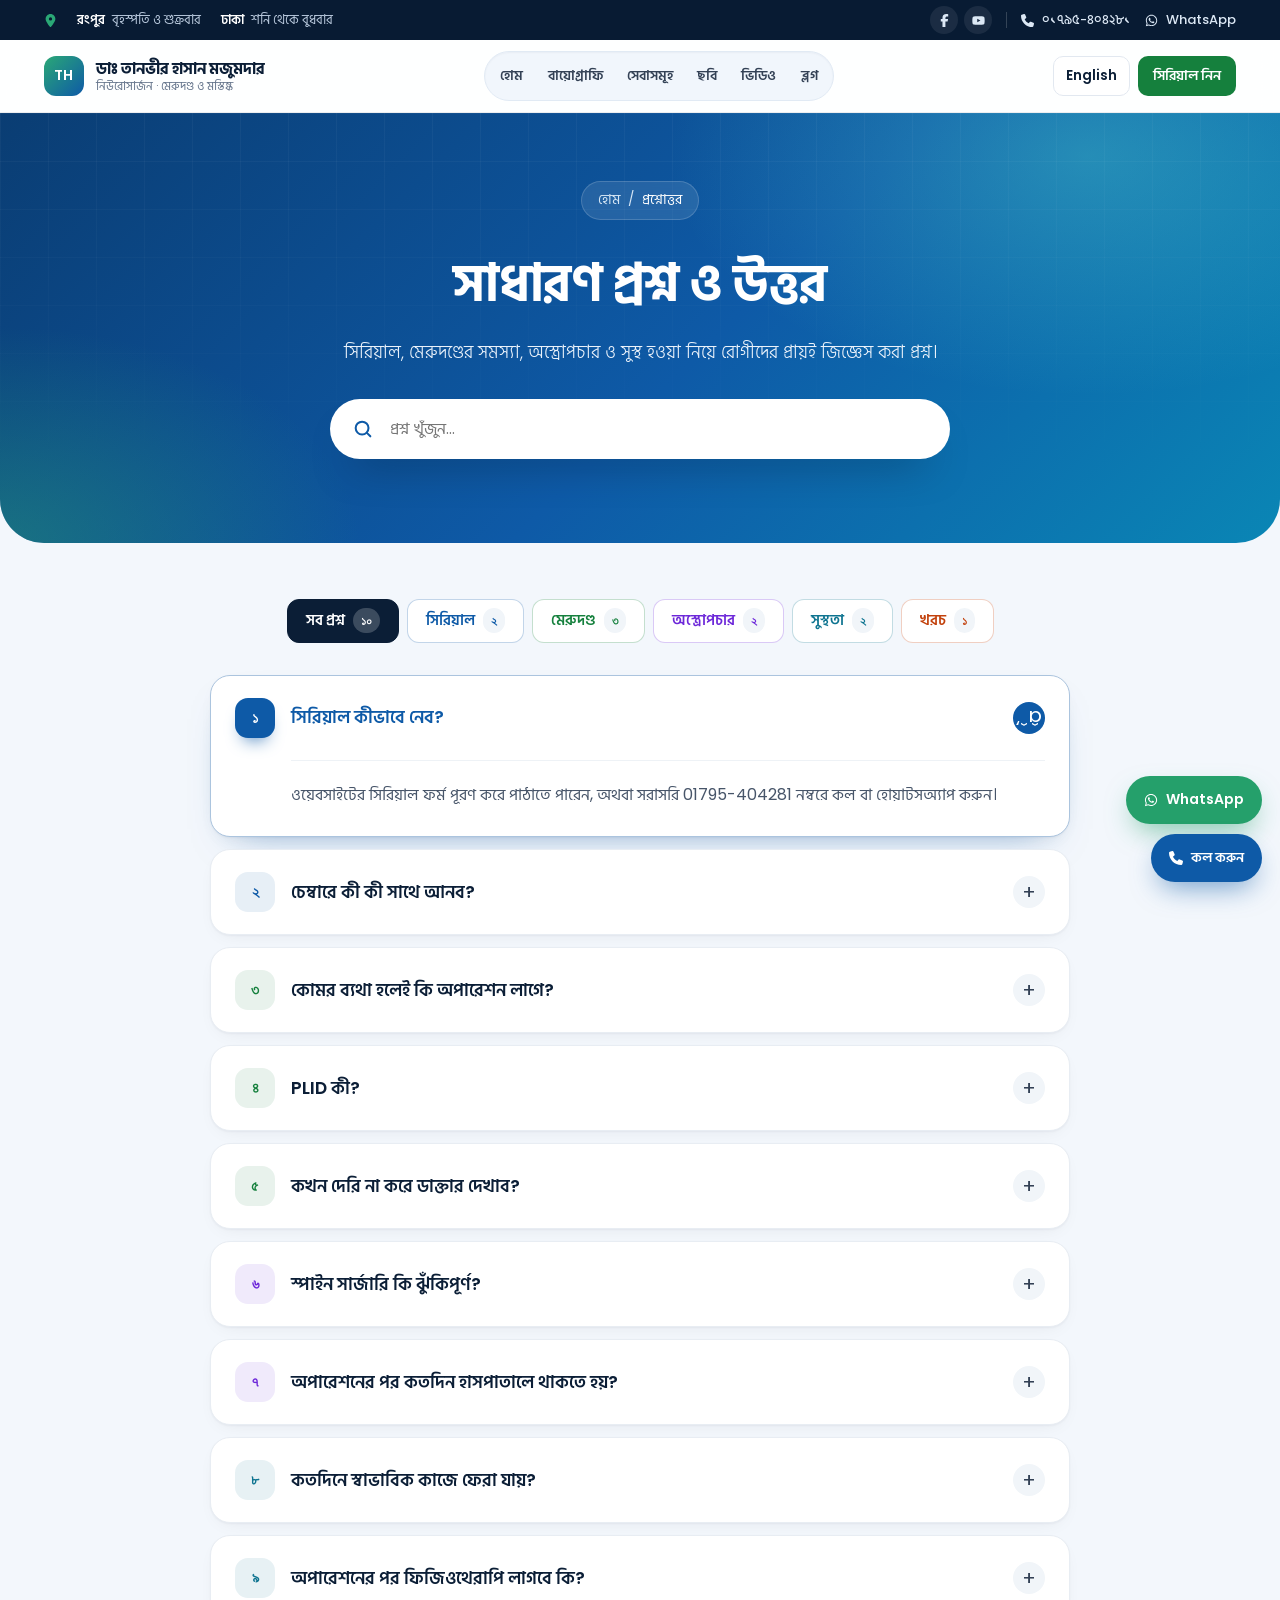
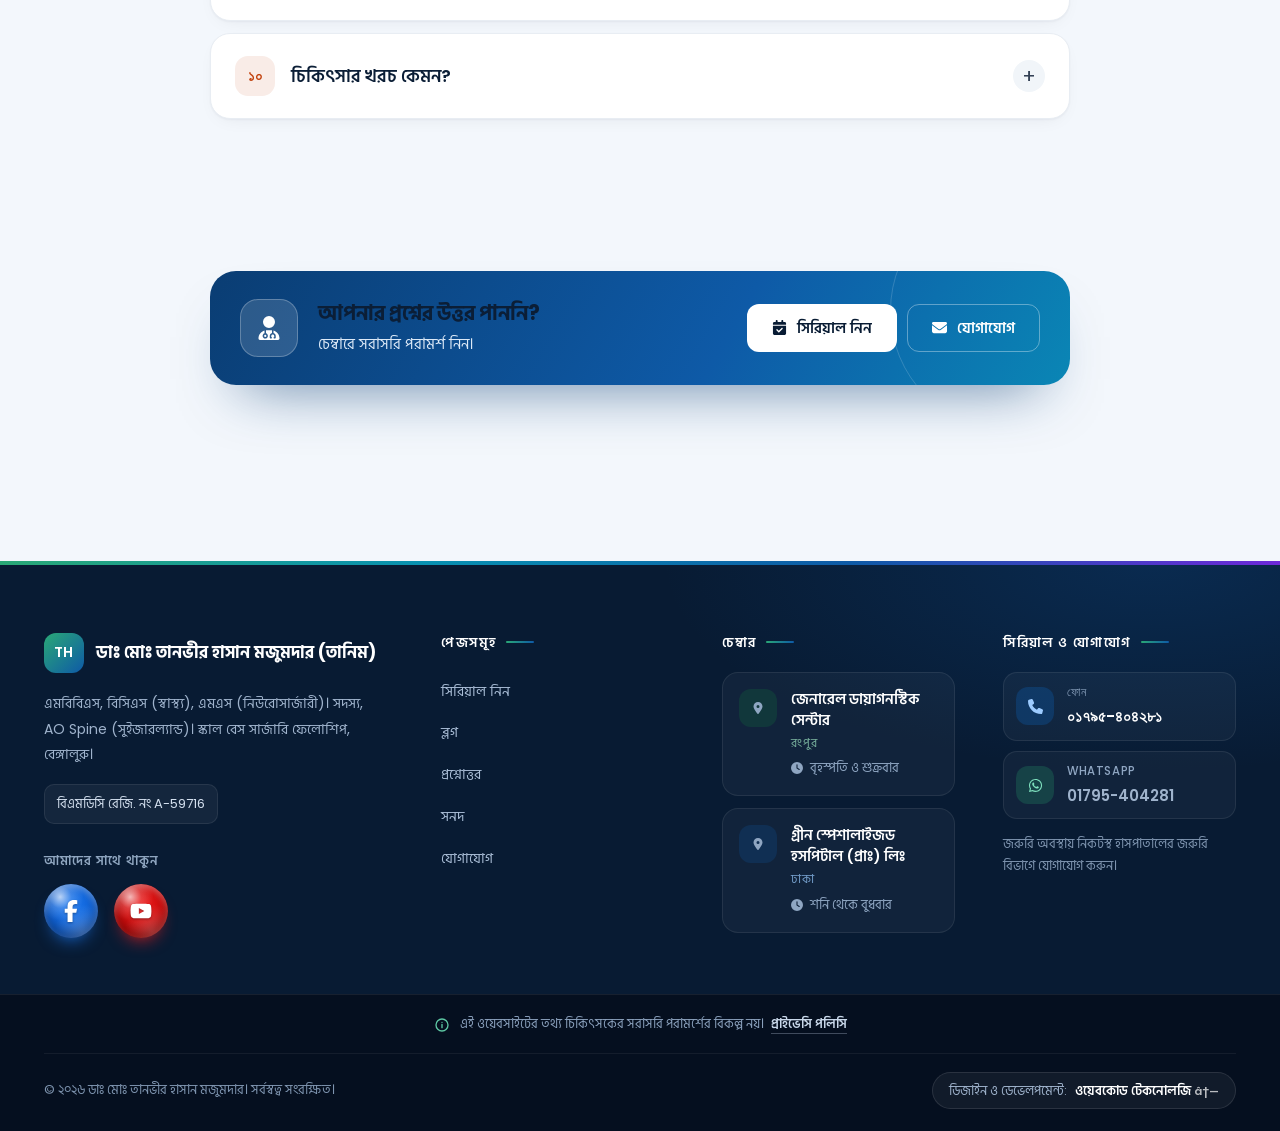
<file: faq.html>
<!doctype html>
<html lang="bn">
<head>
<meta charset="UTF-8">
<meta name="viewport" content="width=device-width, initial-scale=1">
<title>প্রশ্নোত্তর | ডাঃ তানভীর হাসান মজুমদার</title>
<meta name='robots' content='noindex, nofollow, max-image-preview:large' />
<meta name="description" content="সিরিয়াল, মেরুদণ্ডের সমস্যা, অস্ত্রোপচার ও সুস্থ হওয়া নিয়ে রোগীদের প্রায়ই জিজ্ঞেস করা প্রশ্ন।">
<link rel="canonical" href="faq.html">
<link rel="alternate" hreflang="bn" href="faq.html">
<link rel="alternate" hreflang="en" href="https://drmdtanvirhasanmojumdar.com/en/faq/">
<link rel="alternate" hreflang="x-default" href="faq.html">
<meta property="og:locale" content="bn_BD">
<meta property="og:locale:alternate" content="en_US">
<meta property="og:type" content="website">
<meta property="og:site_name" content="ডাঃ মোঃ তানভীর হাসান মজুমদার (তানিম)">
<meta property="og:title" content="প্রশ্নোত্তর | ডাঃ তানভীর হাসান মজুমদার">
<meta property="og:description" content="সিরিয়াল, মেরুদণ্ডের সমস্যা, অস্ত্রোপচার ও সুস্থ হওয়া নিয়ে রোগীদের প্রায়ই জিজ্ঞেস করা প্রশ্ন।">
<meta property="og:url" content="https://drmdtanvirhasanmojumdar.com/faq/">
<meta property="og:image" content="images/doctor-hero-720x900.webp">
<meta property="og:image:width" content="720">
<meta property="og:image:height" content="900">
<meta name="twitter:card" content="summary_large_image">
<meta name="theme-color" content="#0E5AA7">
<script type="application/ld+json">{"@context":"https://schema.org","@graph":[{"@type":["Physician","MedicalBusiness"],"@id":"https://drmdtanvirhasanmojumdar.com/#physician","name":"Dr. Md. Tanvir Hasan Majumder (Tanim)","alternateName":"ডাঃ মোঃ তানভীর হাসান মজুমদার (তানিম)","url":"https://drmdtanvirhasanmojumdar.com/","image":"images/doctor-hero-720x900.webp","telephone":"+8801795404281","medicalSpecialty":"Neurosurgery","description":"Modern, safe and compassionate care for complex conditions of the brain, spine and nervous system. Every decision is explained clearly to patients and their families.","identifier":"BMDC A-59716","worksFor":{"@type":"Hospital","name":"Dhaka Medical College Hospital"},"location":[{"@type":"MedicalClinic","name":"জেনারেল ডায়াগনস্টিক সেন্টার","address":{"@type":"PostalAddress","streetAddress":"মেডিকেল মোড়, ধাপ, জেল রোড, রংপুর","addressLocality":"রংপুর","addressCountry":"BD"},"telephone":"+8801795404281","hasMap":"https://www.google.com/maps/search/?api=1\u0026query=General+Diagnostic+Center+Medical+More+Dhap+Rangpur"},{"@type":"MedicalClinic","name":"গ্রীন স্পেশালাইজড হসপিটাল (প্রাঃ) লিঃ","address":{"@type":"PostalAddress","streetAddress":"২২০/ডি, সালাম ম্যানশন, বেগম রোকেয়া সরণি, শেওড়াপাড়া, মিরপুর, ঢাকা","addressLocality":"ঢাকা","addressCountry":"BD"},"telephone":"+8801795404281","hasMap":"https://www.google.com/maps/search/?api=1\u0026query=Green+Specialized+Hospital+Shewrapara+Mirpur+Dhaka"}],"sameAs":["https://www.facebook.com/drtanvirns","https://www.youtube.com/@drtanvirns"],"availableLanguage":["bn","en"]},{"@type":"WebSite","@id":"https://drmdtanvirhasanmojumdar.com/#website","url":"https://drmdtanvirhasanmojumdar.com/","name":"ডাঃ মোঃ তানভীর হাসান মজুমদার (তানিম)","inLanguage":"bn","publisher":{"@id":"https://drmdtanvirhasanmojumdar.com/#physician"},"potentialAction":{"@type":"SearchAction","target":"https://drmdtanvirhasanmojumdar.com/?s={search_term_string}","query-input":"required name=search_term_string"}},{"@type":"BreadcrumbList","itemListElement":[{"@type":"ListItem","position":1,"name":"হোম","item":"https://drmdtanvirhasanmojumdar.com/"},{"@type":"ListItem","position":2,"name":"প্রশ্নোত্তর","item":"https://drmdtanvirhasanmojumdar.com/faq/"}]},{"@type":"FAQPage","mainEntity":[{"@type":"Question","name":"সিরিয়াল কীভাবে নেব?","acceptedAnswer":{"@type":"Answer","text":"ওয়েবসাইটের সিরিয়াল ফর্ম পূরণ করে পাঠাতে পারেন, অথবা সরাসরি 01795-404281 নম্বরে কল বা হোয়াটসঅ্যাপ করুন।"}},{"@type":"Question","name":"চেম্বারে কী কী সাথে আনব?","acceptedAnswer":{"@type":"Answer","text":"আগের সব রিপোর্ট (MRI, CT, X-ray), আগের প্রেসক্রিপশন ও ডিসচার্জ পেপার এবং বর্তমানে খাওয়া ওষুধের তালিকা সাথে আনুন।"}},{"@type":"Question","name":"কোমর ব্যথা হলেই কি অপারেশন লাগে?","acceptedAnswer":{"@type":"Answer","text":"না। অধিকাংশ কোমর ব্যথা ওষুধ, ফিজিওথেরাপি ও জীবনযাপনের পরিবর্তনে ভালো হয়ে যায়। পায়ে দুর্বলতা বেড়ে যাওয়া, প্রস্রাব-পায়খানার নিয়ন্ত্রণ হারানো বা দীর্ঘদিন চিকিৎসার পরও উন্নতি না হলে অপারেশনের কথা ভাবা হয়।"}},{"@type":"Question","name":"PLID কী?","acceptedAnswer":{"@type":"Answer","text":"মেরুদণ্ডের দুই হাড়ের মাঝের ডিস্ক সরে গিয়ে স্নায়ুর ওপর চাপ দিলে তাকে PLID বা ডিস্ক প্রল্যাপ্স বলে। এতে কোমর থেকে পায়ে ব্যথা, ঝিনঝিন বা অবশ ভাব হতে পারে।"}},{"@type":"Question","name":"কখন দেরি না করে ডাক্তার দেখাব?","acceptedAnswer":{"@type":"Answer","text":"হঠাৎ পায়ে দুর্বলতা, প্রস্রাব-পায়খানার নিয়ন্ত্রণ হারানো, আঘাতের পর তীব্র ব্যথা বা জ্বরের সাথে কোমর ব্যথা হলে দ্রুত চিকিৎসকের পরামর্শ নিন।"}},{"@type":"Question","name":"স্পাইন সার্জারি কি ঝুঁকিপূর্ণ?","acceptedAnswer":{"@type":"Answer","text":"যেকোনো অস্ত্রোপচারে কিছু ঝুঁকি থাকে। অপারেশনের আগে রোগীর অবস্থা, সম্ভাব্য উপকার ও ঝুঁকি নিয়ে রোগী ও পরিবারের সাথে বিস্তারিত আলোচনা করা হয়।"}},{"@type":"Question","name":"অপারেশনের পর কতদিন হাসপাতালে থাকতে হয়?","acceptedAnswer":{"@type":"Answer","text":"এটি অপারেশনের ধরন ও রোগীর অবস্থার ওপর নির্ভর করে। চেম্বারে পরামর্শের সময় আপনার ক্ষেত্রে সম্ভাব্য সময় জানানো হবে।"}},{"@type":"Question","name":"কতদিনে স্বাভাবিক কাজে ফেরা যায়?","acceptedAnswer":{"@type":"Answer","text":"অপারেশনের ধরন অনুযায়ী সময় ভিন্ন হয়। হালকা কাজ অনেক সময় কয়েক সপ্তাহে শুরু করা যায়, তবে ভারী কাজ ও ভারী জিনিস তোলা চিকিৎসকের অনুমতির পরেই।"}},{"@type":"Question","name":"অপারেশনের পর ফিজিওথেরাপি লাগবে কি?","acceptedAnswer":{"@type":"Answer","text":"অনেক ক্ষেত্রেই নির্দিষ্ট ব্যায়াম ও ফিজিওথেরাপি সুস্থ হতে সাহায্য করে। কখন ও কীভাবে শুরু করবেন, তা ফলোআপে জানিয়ে দেওয়া হয়।"}},{"@type":"Question","name":"চিকিৎসার খরচ কেমন?","acceptedAnswer":{"@type":"Answer","text":"খরচ রোগের ধরন, পরীক্ষা ও চিকিৎসা পদ্ধতির ওপর নির্ভর করে। চেম্বারে পরামর্শের পর আনুমানিক খরচ সম্পর্কে ধারণা দেওয়া হয়।"}}]}]}</script>
<link rel="alternate" type="application/rss+xml" title="ডাঃ মোঃ তানভীর হাসান মজুমদার &raquo; Feed" href="appointment.html" />
<link rel="alternate" type="application/rss+xml" title="ডাঃ মোঃ তানভীর হাসান মজুমদার &raquo; Comments Feed" href="https://drmdtanvirhasanmojumdar.com/comments/feed/" />



<style id="wp-img-auto-sizes-contain-inline-css">
img:is([sizes=auto i],[sizes^="auto," i]){contain-intrinsic-size:3000px 1500px}
/*# sourceURL=wp-img-auto-sizes-contain-inline-css */
</style>


<link rel="icon" href="images/cropped-doctor-hero-32x32.webp" sizes="32x32" />
<link rel="icon" href="images/cropped-doctor-hero-192x192.webp" sizes="192x192" />
<link rel="apple-touch-icon" href="images/cropped-doctor-hero-180x180.webp" />
<meta name="msapplication-TileImage" content="images/cropped-doctor-hero-192x192.webp" />

<!-- Google Fonts: Hind Siliguri & Poppins -->
<link rel="preconnect" href="https://fonts.googleapis.com">
<link rel="preconnect" href="https://fonts.gstatic.com" crossorigin>
<link href="https://fonts.googleapis.com/css2?family=Hind+Siliguri:wght@300;400;500;600;700&family=Poppins:wght@400;500;600;700&display=swap" rel="stylesheet">

<!-- Bootstrap 5.3.3 CSS -->
<link href="https://cdn.jsdelivr.net/npm/bootstrap@5.3.3/dist/css/bootstrap.min.css" rel="stylesheet" integrity="sha384-QWTKZyjpPEjISv5WaRU9OFeRpok6YctnYmDr5pNlyT2bRjXh0JMhjY6hW+ALEwIH" crossorigin="anonymous">

<!-- Custom Theme CSS -->
<link rel="stylesheet" href="css/style.css">
</head>
<body class="wp-singular page-template page-template-templates page-template-faq page-template-templatesfaq-php page page-id-101 wp-embed-responsive wp-theme-dr-tanvir lang-bn">
<svg xmlns="http://www.w3.org/2000/svg" style="display:none;" aria-hidden="true"><!-- Icons: Font Awesome Free 6.5.2 (CC BY 4.0, https://fontawesome.com/license/free) -->
<symbol id="i-arrow-right" viewBox="0 0 448 512"><path d="M438.6 278.6c12.5-12.5 12.5-32.8 0-45.3l-160-160c-12.5-12.5-32.8-12.5-45.3 0s-12.5 32.8 0 45.3L338.8 224 32 224c-17.7 0-32 14.3-32 32s14.3 32 32 32l306.7 0L233.4 393.4c-12.5 12.5-12.5 32.8 0 45.3s32.8 12.5 45.3 0l160-160z"/></symbol>
<symbol id="i-award" viewBox="0 0 384 512"><path d="M173.8 5.5c11-7.3 25.4-7.3 36.4 0L228 17.2c6 3.9 13 5.8 20.1 5.4l21.3-1.3c13.2-.8 25.6 6.4 31.5 18.2l9.6 19.1c3.2 6.4 8.4 11.5 14.7 14.7L344.5 83c11.8 5.9 19 18.3 18.2 31.5l-1.3 21.3c-.4 7.1 1.5 14.2 5.4 20.1l11.8 17.8c7.3 11 7.3 25.4 0 36.4L366.8 228c-3.9 6-5.8 13-5.4 20.1l1.3 21.3c.8 13.2-6.4 25.6-18.2 31.5l-19.1 9.6c-6.4 3.2-11.5 8.4-14.7 14.7L301 344.5c-5.9 11.8-18.3 19-31.5 18.2l-21.3-1.3c-7.1-.4-14.2 1.5-20.1 5.4l-17.8 11.8c-11 7.3-25.4 7.3-36.4 0L156 366.8c-6-3.9-13-5.8-20.1-5.4l-21.3 1.3c-13.2 .8-25.6-6.4-31.5-18.2l-9.6-19.1c-3.2-6.4-8.4-11.5-14.7-14.7L39.5 301c-11.8-5.9-19-18.3-18.2-31.5l1.3-21.3c.4-7.1-1.5-14.2-5.4-20.1L5.5 210.2c-7.3-11-7.3-25.4 0-36.4L17.2 156c3.9-6 5.8-13 5.4-20.1l-1.3-21.3c-.8-13.2 6.4-25.6 18.2-31.5l19.1-9.6C65 70.2 70.2 65 73.4 58.6L83 39.5c5.9-11.8 18.3-19 31.5-18.2l21.3 1.3c7.1 .4 14.2-1.5 20.1-5.4L173.8 5.5zM272 192a80 80 0 1 0 -160 0 80 80 0 1 0 160 0zM1.3 441.8L44.4 339.3c.2 .1 .3 .2 .4 .4l9.6 19.1c11.7 23.2 36 37.3 62 35.8l21.3-1.3c.2 0 .5 0 .7 .2l17.8 11.8c5.1 3.3 10.5 5.9 16.1 7.7l-37.6 89.3c-2.3 5.5-7.4 9.2-13.3 9.7s-11.6-2.2-14.8-7.2L74.4 455.5l-56.1 8.3c-5.7 .8-11.4-1.5-15-6s-4.3-10.7-2.1-16zm248 60.4L211.7 413c5.6-1.8 11-4.3 16.1-7.7l17.8-11.8c.2-.1 .4-.2 .7-.2l21.3 1.3c26 1.5 50.3-12.6 62-35.8l9.6-19.1c.1-.2 .2-.3 .4-.4l43.2 102.5c2.2 5.3 1.4 11.4-2.1 16s-9.3 6.9-15 6l-56.1-8.3-32.2 49.2c-3.2 5-8.9 7.7-14.8 7.2s-11-4.3-13.3-9.7z"/></symbol>
<symbol id="i-baby" viewBox="0 0 448 512"><path d="M152 88a72 72 0 1 1 144 0A72 72 0 1 1 152 88zM39.7 144.5c13-17.9 38-21.8 55.9-8.8L131.8 162c26.8 19.5 59.1 30 92.2 30s65.4-10.5 92.2-30l36.2-26.4c17.9-13 42.9-9 55.9 8.8s9 42.9-8.8 55.9l-36.2 26.4c-13.6 9.9-28.1 18.2-43.3 25V288H128V251.7c-15.2-6.7-29.7-15.1-43.3-25L48.5 200.3c-17.9-13-21.8-38-8.8-55.9zm89.8 184.8l60.6 53-26 37.2 24.3 24.3c15.6 15.6 15.6 40.9 0 56.6s-40.9 15.6-56.6 0l-48-48C70 438.6 68.1 417 79.2 401.1l50.2-71.8zm128.5 53l60.6-53 50.2 71.8c11.1 15.9 9.2 37.5-4.5 51.2l-48 48c-15.6 15.6-40.9 15.6-56.6 0s-15.6-40.9 0-56.6L284 419.4l-26-37.2z"/></symbol>
<symbol id="i-bacteria" viewBox="0 0 640 512"><path d="M304.9 .7c-9.6-2.7-19.5 2.8-22.3 12.4l-4.3 15.2c-8.3-.6-16.8 0-25.2 1.9c-7.3 1.7-14.3 3.5-21.1 5.5l-5.5-12.7c-3.9-9.1-14.5-13.4-23.6-9.5s-13.4 14.5-9.5 23.6l4.4 10.4c-16.6 6.7-31.7 14.4-45.4 22.8L147 62c-5.5-8.3-16.7-10.5-25-5s-10.5 16.7-5 25l6 9c-13.7 11-25.5 22.8-35.8 34.9l-10-8c-7.8-6.2-19.1-5-25.3 2.8s-5 19.1 2.8 25.3L65.9 155c-1.8 2.8-3.5 5.7-5.1 8.5c-6.6 11.4-11.8 22.6-16 33l-8-3.2c-9.2-3.7-19.7 .8-23.4 10s.8 19.7 10 23.4l10.4 4.2c-.2 .8-.4 1.5-.5 2.3c-2.2 9.3-3.4 17.3-4.1 23.4c-.4 3.1-.6 5.7-.8 7.8c-.1 1.1-.1 2-.2 2.8l-.1 1.1 0 .5 0 .2 0 .1c0 0 0 .1 29.1 1l-.1 0L28 269.3c-.1 3.1 0 6.1 .2 9.1l-15.2 4.3C3.5 285.4-2 295.4 .7 304.9s12.7 15.1 22.3 12.4l15.6-4.5c7.6 13.6 18.9 25 32.6 32.6L66.7 361c-2.7 9.6 2.8 19.5 12.4 22.3s19.5-2.8 22.3-12.4l4.3-15.2c1.2 .1 2.4 .2 3.6 .2c15.6 .5 30.3-3.3 43-10.2l9 9c7 7 18.4 7 25.5 0s7-18.4 0-25.5l-7.2-7.2c9.3-12.6 15.2-27.8 16.3-44.5l7.1 3c9.1 3.9 19.7-.3 23.6-9.5s-.3-19.7-9.5-23.6l-8.6-3.7c6.4-9.9 17.3-22.4 36.9-33.3l1.3 4.4c2.7 9.6 12.7 15.1 22.3 12.4s15.1-12.7 12.4-22.3l-2.3-8.1c3.8-1.1 7.7-2.1 11.9-3.1c11.6-2.7 22.1-7.7 31.1-14.4l7.2 7.2c7 7 18.4 7 25.5 0s7-18.4 0-25.5l-9-9c7.6-13.9 11.3-30.1 10.1-46.6l15.2-4.3c9.6-2.7 15.1-12.7 12.4-22.3S370.6 64 361 66.7l-15.6 4.5c-7.7-13.9-19.1-25.1-32.6-32.6l4.5-15.6c2.7-9.6-2.8-19.5-12.4-22.3zM112 272l-48-1.5 0 0c11.7 .4 27.3 .9 48 1.6zm16-80a32 32 0 1 1 0 64 32 32 0 1 1 0-64zm64-48a16 16 0 1 1 32 0 16 16 0 1 1 -32 0zM322.7 489c-2.7 9.6 2.8 19.5 12.4 22.3s19.5-2.8 22.2-12.4l4.3-15.2c8.3 .6 16.8 0 25.2-1.9c7.3-1.7 14.3-3.5 21.1-5.5l5.5 12.7c3.9 9.1 14.5 13.4 23.6 9.5s13.4-14.5 9.5-23.6l-4.4-10.4c16.6-6.7 31.7-14.4 45.4-22.8L493 450c5.5 8.3 16.7 10.5 25 5s10.5-16.7 5-25l-6-9c13.7-11 25.5-22.8 35.8-34.9l10 8c7.8 6.2 19.1 5 25.3-2.8s5-19.1-2.8-25.3L574.1 357c1.8-2.8 3.5-5.7 5.1-8.5c6.6-11.4 11.8-22.6 16-33l8 3.2c9.2 3.7 19.7-.8 23.4-10s-.8-19.7-10-23.4l-10.4-4.2c.2-.8 .4-1.5 .5-2.3c2.2-9.3 3.4-17.3 4.1-23.4c.4-3.1 .6-5.7 .8-7.8c.1-1.1 .1-2 .2-2.8l.1-1.1 0-.5 0-.2 0-.1c0 0 0-.1-29.1-1l.1 0 29.1 .9c.1-3.1 0-6.1-.2-9.1l15.2-4.3c9.6-2.7 15.1-12.7 12.4-22.3s-12.7-15.1-22.3-12.4l-15.6 4.5c-7.6-13.6-18.9-25-32.6-32.6l4.5-15.6c2.7-9.6-2.8-19.5-12.4-22.3s-19.5 2.8-22.3 12.4l-4.3 15.2c-1.2-.1-2.4-.2-3.6-.2c-15.6-.5-30.3 3.3-43 10.2l-9-9c-7-7-18.4-7-25.5 0s-7 18.4 0 25.5l7.2 7.2c-9.3 12.6-15.2 27.8-16.3 44.5l-7.1-3c-9.1-3.9-19.7 .3-23.6 9.5s.3 19.7 9.5 23.6l8.6 3.7c-6.4 9.9-17.3 22.4-36.9 33.3l-1.3-4.4c-2.7-9.6-12.7-15.1-22.3-12.4s-15.1 12.7-12.4 22.3l2.3 8.1c-3.8 1.1-7.7 2.1-11.9 3.1c-11.6 2.7-22.1 7.7-31.1 14.4l-7.2-7.2c-7-7-18.4-7-25.5 0s-7 18.4 0 25.5l9 9c-7.6 13.9-11.3 30.1-10.1 46.6l-15.2 4.3c-9.6 2.7-15.1 12.7-12.4 22.2s12.7 15.1 22.3 12.4l15.6-4.5c7.7 13.9 19.1 25.1 32.6 32.6L322.7 489zM576 241.5l0 0c-11.7-.4-27.3-.9-48-1.6l48 1.5zM448 384a32 32 0 1 1 -64 0 32 32 0 1 1 64 0z"/></symbol>
<symbol id="i-bolt" viewBox="0 0 448 512"><path d="M349.4 44.6c5.9-13.7 1.5-29.7-10.6-38.5s-28.6-8-39.9 1.8l-256 224c-10 8.8-13.6 22.9-8.9 35.3S50.7 288 64 288H175.5L98.6 467.4c-5.9 13.7-1.5 29.7 10.6 38.5s28.6 8 39.9-1.8l256-224c10-8.8 13.6-22.9 8.9-35.3s-16.6-20.7-30-20.7H272.5L349.4 44.6z"/></symbol>
<symbol id="i-bone" viewBox="0 0 576 512"><path d="M153.7 144.8c6.9 16.3 20.6 31.2 38.3 31.2H384c17.7 0 31.4-14.9 38.3-31.2C434.4 116.1 462.9 96 496 96c44.2 0 80 35.8 80 80c0 30.4-17 56.9-42 70.4c-3.6 1.9-6 5.5-6 9.6s2.4 7.7 6 9.6c25 13.5 42 40 42 70.4c0 44.2-35.8 80-80 80c-33.1 0-61.6-20.1-73.7-48.8C415.4 350.9 401.7 336 384 336H192c-17.7 0-31.4 14.9-38.3 31.2C141.6 395.9 113.1 416 80 416c-44.2 0-80-35.8-80-80c0-30.4 17-56.9 42-70.4c3.6-1.9 6-5.5 6-9.6s-2.4-7.7-6-9.6C17 232.9 0 206.4 0 176c0-44.2 35.8-80 80-80c33.1 0 61.6 20.1 73.7 48.8z"/></symbol>
<symbol id="i-brain" viewBox="0 0 512 512"><path d="M184 0c30.9 0 56 25.1 56 56V456c0 30.9-25.1 56-56 56c-28.9 0-52.7-21.9-55.7-50.1c-5.2 1.4-10.7 2.1-16.3 2.1c-35.3 0-64-28.7-64-64c0-7.4 1.3-14.6 3.6-21.2C21.4 367.4 0 338.2 0 304c0-31.9 18.7-59.5 45.8-72.3C37.1 220.8 32 207 32 192c0-30.7 21.6-56.3 50.4-62.6C80.8 123.9 80 118 80 112c0-29.9 20.6-55.1 48.3-62.1C131.3 21.9 155.1 0 184 0zM328 0c28.9 0 52.6 21.9 55.7 49.9c27.8 7 48.3 32.1 48.3 62.1c0 6-.8 11.9-2.4 17.4c28.8 6.2 50.4 31.9 50.4 62.6c0 15-5.1 28.8-13.8 39.7C493.3 244.5 512 272.1 512 304c0 34.2-21.4 63.4-51.6 74.8c2.3 6.6 3.6 13.8 3.6 21.2c0 35.3-28.7 64-64 64c-5.6 0-11.1-.7-16.3-2.1c-3 28.2-26.8 50.1-55.7 50.1c-30.9 0-56-25.1-56-56V56c0-30.9 25.1-56 56-56z"/></symbol>
<symbol id="i-building-columns" viewBox="0 0 512 512"><path d="M243.4 2.6l-224 96c-14 6-21.8 21-18.7 35.8S16.8 160 32 160v8c0 13.3 10.7 24 24 24H456c13.3 0 24-10.7 24-24v-8c15.2 0 28.3-10.7 31.3-25.6s-4.8-29.9-18.7-35.8l-224-96c-8-3.4-17.2-3.4-25.2 0zM128 224H64V420.3c-.6 .3-1.2 .7-1.8 1.1l-48 32c-11.7 7.8-17 22.4-12.9 35.9S17.9 512 32 512H480c14.1 0 26.5-9.2 30.6-22.7s-1.1-28.1-12.9-35.9l-48-32c-.6-.4-1.2-.7-1.8-1.1V224H384V416H344V224H280V416H232V224H168V416H128V224zM256 64a32 32 0 1 1 0 64 32 32 0 1 1 0-64z"/></symbol>
<symbol id="i-calendar-check" viewBox="0 0 448 512"><path d="M128 0c17.7 0 32 14.3 32 32V64H288V32c0-17.7 14.3-32 32-32s32 14.3 32 32V64h48c26.5 0 48 21.5 48 48v48H0V112C0 85.5 21.5 64 48 64H96V32c0-17.7 14.3-32 32-32zM0 192H448V464c0 26.5-21.5 48-48 48H48c-26.5 0-48-21.5-48-48V192zM329 305c9.4-9.4 9.4-24.6 0-33.9s-24.6-9.4-33.9 0l-95 95-47-47c-9.4-9.4-24.6-9.4-33.9 0s-9.4 24.6 0 33.9l64 64c9.4 9.4 24.6 9.4 33.9 0L329 305z"/></symbol>
<symbol id="i-certificate" viewBox="0 0 512 512"><path d="M211 7.3C205 1 196-1.4 187.6 .8s-14.9 8.9-17.1 17.3L154.7 80.6l-62-17.5c-8.4-2.4-17.4 0-23.5 6.1s-8.5 15.1-6.1 23.5l17.5 62L18.1 170.6c-8.4 2.1-15 8.7-17.3 17.1S1 205 7.3 211l46.2 45L7.3 301C1 307-1.4 316 .8 324.4s8.9 14.9 17.3 17.1l62.5 15.8-17.5 62c-2.4 8.4 0 17.4 6.1 23.5s15.1 8.5 23.5 6.1l62-17.5 15.8 62.5c2.1 8.4 8.7 15 17.1 17.3s17.3-.2 23.4-6.4l45-46.2 45 46.2c6.1 6.2 15 8.7 23.4 6.4s14.9-8.9 17.1-17.3l15.8-62.5 62 17.5c8.4 2.4 17.4 0 23.5-6.1s8.5-15.1 6.1-23.5l-17.5-62 62.5-15.8c8.4-2.1 15-8.7 17.3-17.1s-.2-17.4-6.4-23.4l-46.2-45 46.2-45c6.2-6.1 8.7-15 6.4-23.4s-8.9-14.9-17.3-17.1l-62.5-15.8 17.5-62c2.4-8.4 0-17.4-6.1-23.5s-15.1-8.5-23.5-6.1l-62 17.5L341.4 18.1c-2.1-8.4-8.7-15-17.1-17.3S307 1 301 7.3L256 53.5 211 7.3z"/></symbol>
<symbol id="i-check" viewBox="0 0 448 512"><path d="M438.6 105.4c12.5 12.5 12.5 32.8 0 45.3l-256 256c-12.5 12.5-32.8 12.5-45.3 0l-128-128c-12.5-12.5-12.5-32.8 0-45.3s32.8-12.5 45.3 0L160 338.7 393.4 105.4c12.5-12.5 32.8-12.5 45.3 0z"/></symbol>
<symbol id="i-circle-question" viewBox="0 0 512 512"><path d="M256 512A256 256 0 1 0 256 0a256 256 0 1 0 0 512zM169.8 165.3c7.9-22.3 29.1-37.3 52.8-37.3h58.3c34.9 0 63.1 28.3 63.1 63.1c0 22.6-12.1 43.5-31.7 54.8L280 264.4c-.2 13-10.9 23.6-24 23.6c-13.3 0-24-10.7-24-24V250.5c0-8.6 4.6-16.5 12.1-20.8l44.3-25.4c4.7-2.7 7.6-7.7 7.6-13.1c0-8.4-6.8-15.1-15.1-15.1H222.6c-3.4 0-6.4 2.1-7.5 5.3l-.4 1.2c-4.4 12.5-18.2 19-30.6 14.6s-19-18.2-14.6-30.6l.4-1.2zM224 352a32 32 0 1 1 64 0 32 32 0 1 1 -64 0z"/></symbol>
<symbol id="i-clipboard-list" viewBox="0 0 384 512"><path d="M192 0c-41.8 0-77.4 26.7-90.5 64H64C28.7 64 0 92.7 0 128V448c0 35.3 28.7 64 64 64H320c35.3 0 64-28.7 64-64V128c0-35.3-28.7-64-64-64H282.5C269.4 26.7 233.8 0 192 0zm0 64a32 32 0 1 1 0 64 32 32 0 1 1 0-64zM72 272a24 24 0 1 1 48 0 24 24 0 1 1 -48 0zm104-16H304c8.8 0 16 7.2 16 16s-7.2 16-16 16H176c-8.8 0-16-7.2-16-16s7.2-16 16-16zM72 368a24 24 0 1 1 48 0 24 24 0 1 1 -48 0zm88 0c0-8.8 7.2-16 16-16H304c8.8 0 16 7.2 16 16s-7.2 16-16 16H176c-8.8 0-16-7.2-16-16z"/></symbol>
<symbol id="i-clock" viewBox="0 0 512 512"><path d="M256 0a256 256 0 1 1 0 512A256 256 0 1 1 256 0zM232 120V256c0 8 4 15.5 10.7 20l96 64c11 7.4 25.9 4.4 33.3-6.7s4.4-25.9-6.7-33.3L280 243.2V120c0-13.3-10.7-24-24-24s-24 10.7-24 24z"/></symbol>
<symbol id="i-crutch" viewBox="0 0 512 512"><path d="M297.4 9.4c-12.5 12.5-12.5 32.8 0 45.3l160 160c12.5 12.5 32.8 12.5 45.3 0s12.5-32.8 0-45.3l-160-160c-12.5-12.5-32.8-12.5-45.3 0zm-96 144l-34.8 34.8c-12.9 12.9-21.9 29.2-25.8 47.1L116.8 342.9c-1.3 5.9-4.3 11.4-8.6 15.7L9.4 457.4c-12.5 12.5-12.5 32.8 0 45.3s32.8 12.5 45.3 0l98.8-98.8c4.3-4.3 9.7-7.3 15.7-8.6l107.6-23.9c17.8-4 34.1-12.9 47.1-25.8l34.7-34.7c0 0 .1-.1 .1-.1s.1-.1 .1-.1l74.6-74.6-45.3-45.3L336 242.7 269.3 176l52.1-52.1L276.1 78.6l-74.7 74.7zM224 221.3L290.7 288l-12.2 12.2c-4.3 4.3-9.7 7.3-15.7 8.6l-76.7 17 17-76.7c1.3-5.9 4.3-11.4 8.6-15.7L224 221.3z"/></symbol>
<symbol id="i-disease" viewBox="0 0 512 512"><path d="M236.4 61.4L227 75.5c-21.3 32-59.4 48.5-97.3 42.1l-59.6-9.9C33.4 101.6 0 129.9 .1 167.1c0 15.9 6.4 31.2 17.6 42.5l29.2 29.2c11 11 17.2 25.9 17.2 41.5c0 15.8-6.4 30.9-17.7 42L33.3 335.1C22.2 345.9 16 360.7 16 376.2c0 36.8 34.1 64.2 70.1 56.2l62.3-13.8c7.7-1.7 15.7-2.6 23.6-2.6h10c27.2 0 53.7 9.3 75 26.3L287.8 467c10.5 8.4 23.6 13 37 13c32.7 0 59.3-26.5 59.3-59.3l0-25.2c0-34.9 21.4-66.2 53.9-78.8l36.9-14.3c22.4-8.7 37.2-30.3 37.2-54.3c0-28.1-20.1-52.3-47.8-57.3l-28-5.1c-36.5-6.7-65.4-34.5-73.6-70.7l-7.1-31.5C348.9 53.4 322.1 32 291.3 32c-22 0-42.6 11-54.9 29.4zM160 192a32 32 0 1 1 0 64 32 32 0 1 1 0-64zm128 16a16 16 0 1 1 32 0 16 16 0 1 1 -32 0zm0 80a32 32 0 1 1 0 64 32 32 0 1 1 0-64z"/></symbol>
<symbol id="i-droplet" viewBox="0 0 384 512"><path d="M192 512C86 512 0 426 0 320C0 228.8 130.2 57.7 166.6 11.7C172.6 4.2 181.5 0 191.1 0h1.8c9.6 0 18.5 4.2 24.5 11.7C253.8 57.7 384 228.8 384 320c0 106-86 192-192 192zM96 336c0-8.8-7.2-16-16-16s-16 7.2-16 16c0 61.9 50.1 112 112 112c8.8 0 16-7.2 16-16s-7.2-16-16-16c-44.2 0-80-35.8-80-80z"/></symbol>
<symbol id="i-envelope" viewBox="0 0 512 512"><path d="M48 64C21.5 64 0 85.5 0 112c0 15.1 7.1 29.3 19.2 38.4L236.8 313.6c11.4 8.5 27 8.5 38.4 0L492.8 150.4c12.1-9.1 19.2-23.3 19.2-38.4c0-26.5-21.5-48-48-48H48zM0 176V384c0 35.3 28.7 64 64 64H448c35.3 0 64-28.7 64-64V176L294.4 339.2c-22.8 17.1-54 17.1-76.8 0L0 176z"/></symbol>
<symbol id="i-face-tired" viewBox="0 0 512 512"><path d="M256 512A256 256 0 1 0 256 0a256 256 0 1 0 0 512zM164.7 328.7c22-22 53.9-40.7 91.3-40.7s69.3 18.7 91.3 40.7c11.1 11.1 20.1 23.4 26.4 35.4c6.2 11.7 10.3 24.4 10.3 35.9c0 5.2-2.6 10.2-6.9 13.2s-9.8 3.7-14.7 1.8l-20.5-7.7c-26.9-10.1-55.5-15.3-84.3-15.3h-3.2c-28.8 0-57.3 5.2-84.3 15.3L149.6 415c-4.9 1.8-10.4 1.2-14.7-1.8s-6.9-7.9-6.9-13.2c0-11.6 4.2-24.2 10.3-35.9c6.3-12 15.3-24.3 26.4-35.4zm-31.2-182l89.9 47.9c10.7 5.7 10.7 21.1 0 26.8l-89.9 47.9c-7.9 4.2-17.5-1.5-17.5-10.5c0-2.8 1-5.5 2.8-7.6l36-43.2-36-43.2c-1.8-2.1-2.8-4.8-2.8-7.6c0-9 9.6-14.7 17.5-10.5zM396 157.1c0 2.8-1 5.5-2.8 7.6l-36 43.2 36 43.2c1.8 2.1 2.8 4.8 2.8 7.6c0 9-9.6 14.7-17.5 10.5l-89.9-47.9c-10.7-5.7-10.7-21.1 0-26.8l89.9-47.9c7.9-4.2 17.5 1.5 17.5 10.5z"/></symbol>
<symbol id="i-facebook-f" viewBox="0 0 320 512"><path d="M80 299.3V512H196V299.3h86.5l18-97.8H196V166.9c0-51.7 20.3-71.5 72.7-71.5c16.3 0 29.4 .4 37 1.2V7.9C291.4 4 256.4 0 236.2 0C129.3 0 80 50.5 80 159.4v42.1H14v97.8H80z"/></symbol>
<symbol id="i-graduation-cap" viewBox="0 0 640 512"><path d="M320 32c-8.1 0-16.1 1.4-23.7 4.1L15.8 137.4C6.3 140.9 0 149.9 0 160s6.3 19.1 15.8 22.6l57.9 20.9C57.3 229.3 48 259.8 48 291.9v28.1c0 28.4-10.8 57.7-22.3 80.8c-6.5 13-13.9 25.8-22.5 37.6C0 442.7-.9 448.3 .9 453.4s6 8.9 11.2 10.2l64 16c4.2 1.1 8.7 .3 12.4-2s6.3-6.1 7.1-10.4c8.6-42.8 4.3-81.2-2.1-108.7C90.3 344.3 86 329.8 80 316.5V291.9c0-30.2 10.2-58.7 27.9-81.5c12.9-15.5 29.6-28 49.2-35.7l157-61.7c8.2-3.2 17.5 .8 20.7 9s-.8 17.5-9 20.7l-157 61.7c-12.4 4.9-23.3 12.4-32.2 21.6l159.6 57.6c7.6 2.7 15.6 4.1 23.7 4.1s16.1-1.4 23.7-4.1L624.2 182.6c9.5-3.4 15.8-12.5 15.8-22.6s-6.3-19.1-15.8-22.6L343.7 36.1C336.1 33.4 328.1 32 320 32zM128 408c0 35.3 86 72 192 72s192-36.7 192-72L496.7 262.6 354.5 314c-11.1 4-22.8 6-34.5 6s-23.5-2-34.5-6L143.3 262.6 128 408z"/></symbol>
<symbol id="i-hand" viewBox="0 0 512 512"><path d="M288 32c0-17.7-14.3-32-32-32s-32 14.3-32 32V240c0 8.8-7.2 16-16 16s-16-7.2-16-16V64c0-17.7-14.3-32-32-32s-32 14.3-32 32V336c0 1.5 0 3.1 .1 4.6L67.6 283c-16-15.2-41.3-14.6-56.6 1.4s-14.6 41.3 1.4 56.6L124.8 448c43.1 41.1 100.4 64 160 64H304c97.2 0 176-78.8 176-176V128c0-17.7-14.3-32-32-32s-32 14.3-32 32V240c0 8.8-7.2 16-16 16s-16-7.2-16-16V64c0-17.7-14.3-32-32-32s-32 14.3-32 32V240c0 8.8-7.2 16-16 16s-16-7.2-16-16V32z"/></symbol>
<symbol id="i-heart-pulse" viewBox="0 0 512 512"><path d="M228.3 469.1L47.6 300.4c-4.2-3.9-8.2-8.1-11.9-12.4h87c22.6 0 43-13.6 51.7-34.5l10.5-25.2 49.3 109.5c3.8 8.5 12.1 14 21.4 14.1s17.8-5 22-13.3L320 253.7l1.7 3.4c9.5 19 28.9 31 50.1 31H476.3c-3.7 4.3-7.7 8.5-11.9 12.4L283.7 469.1c-7.5 7-17.4 10.9-27.7 10.9s-20.2-3.9-27.7-10.9zM503.7 240h-132c-3 0-5.8-1.7-7.2-4.4l-23.2-46.3c-4.1-8.1-12.4-13.3-21.5-13.3s-17.4 5.1-21.5 13.3l-41.4 82.8L205.9 158.2c-3.9-8.7-12.7-14.3-22.2-14.1s-18.1 5.9-21.8 14.8l-31.8 76.3c-1.2 3-4.2 4.9-7.4 4.9H16c-2.6 0-5 .4-7.3 1.1C3 225.2 0 208.2 0 190.9v-5.8c0-69.9 50.5-129.5 119.4-141C165 36.5 211.4 51.4 244 84l12 12 12-12c32.6-32.6 79-47.5 124.6-39.9C461.5 55.6 512 115.2 512 185.1v5.8c0 16.9-2.8 33.5-8.3 49.1z"/></symbol>
<symbol id="i-house" viewBox="0 0 576 512"><path d="M575.8 255.5c0 18-15 32.1-32 32.1h-32l.7 160.2c0 2.7-.2 5.4-.5 8.1V472c0 22.1-17.9 40-40 40H456c-1.1 0-2.2 0-3.3-.1c-1.4 .1-2.8 .1-4.2 .1H416 392c-22.1 0-40-17.9-40-40V448 384c0-17.7-14.3-32-32-32H256c-17.7 0-32 14.3-32 32v64 24c0 22.1-17.9 40-40 40H160 128.1c-1.5 0-3-.1-4.5-.2c-1.2 .1-2.4 .2-3.6 .2H104c-22.1 0-40-17.9-40-40V360c0-.9 0-1.9 .1-2.8V287.6H32c-18 0-32-14-32-32.1c0-9 3-17 10-24L266.4 8c7-7 15-8 22-8s15 2 21 7L564.8 231.5c8 7 12 15 11 24z"/></symbol>
<symbol id="i-id-card" viewBox="0 0 576 512"><path d="M0 96l576 0c0-35.3-28.7-64-64-64H64C28.7 32 0 60.7 0 96zm0 32V416c0 35.3 28.7 64 64 64H512c35.3 0 64-28.7 64-64V128H0zM64 405.3c0-29.5 23.9-53.3 53.3-53.3H234.7c29.5 0 53.3 23.9 53.3 53.3c0 5.9-4.8 10.7-10.7 10.7H74.7c-5.9 0-10.7-4.8-10.7-10.7zM176 192a64 64 0 1 1 0 128 64 64 0 1 1 0-128zm176 16c0-8.8 7.2-16 16-16H496c8.8 0 16 7.2 16 16s-7.2 16-16 16H368c-8.8 0-16-7.2-16-16zm0 64c0-8.8 7.2-16 16-16H496c8.8 0 16 7.2 16 16s-7.2 16-16 16H368c-8.8 0-16-7.2-16-16zm0 64c0-8.8 7.2-16 16-16H496c8.8 0 16 7.2 16 16s-7.2 16-16 16H368c-8.8 0-16-7.2-16-16z"/></symbol>
<symbol id="i-images" viewBox="0 0 576 512"><path d="M160 32c-35.3 0-64 28.7-64 64V320c0 35.3 28.7 64 64 64H512c35.3 0 64-28.7 64-64V96c0-35.3-28.7-64-64-64H160zM396 138.7l96 144c4.9 7.4 5.4 16.8 1.2 24.6S480.9 320 472 320H328 280 200c-9.2 0-17.6-5.3-21.6-13.6s-2.9-18.2 2.9-25.4l64-80c4.6-5.7 11.4-9 18.7-9s14.2 3.3 18.7 9l17.3 21.6 56-84C360.5 132 368 128 376 128s15.5 4 20 10.7zM192 128a32 32 0 1 1 64 0 32 32 0 1 1 -64 0zM48 120c0-13.3-10.7-24-24-24S0 106.7 0 120V344c0 75.1 60.9 136 136 136H456c13.3 0 24-10.7 24-24s-10.7-24-24-24H136c-48.6 0-88-39.4-88-88V120z"/></symbol>
<symbol id="i-location-dot" viewBox="0 0 384 512"><path d="M215.7 499.2C267 435 384 279.4 384 192C384 86 298 0 192 0S0 86 0 192c0 87.4 117 243 168.3 307.2c12.3 15.3 35.1 15.3 47.4 0zM192 128a64 64 0 1 1 0 128 64 64 0 1 1 0-128z"/></symbol>
<symbol id="i-newspaper" viewBox="0 0 512 512"><path d="M96 96c0-35.3 28.7-64 64-64H448c35.3 0 64 28.7 64 64V416c0 35.3-28.7 64-64 64H80c-44.2 0-80-35.8-80-80V128c0-17.7 14.3-32 32-32s32 14.3 32 32V400c0 8.8 7.2 16 16 16s16-7.2 16-16V96zm64 24v80c0 13.3 10.7 24 24 24H296c13.3 0 24-10.7 24-24V120c0-13.3-10.7-24-24-24H184c-13.3 0-24 10.7-24 24zm208-8c0 8.8 7.2 16 16 16h48c8.8 0 16-7.2 16-16s-7.2-16-16-16H384c-8.8 0-16 7.2-16 16zm0 96c0 8.8 7.2 16 16 16h48c8.8 0 16-7.2 16-16s-7.2-16-16-16H384c-8.8 0-16 7.2-16 16zM160 304c0 8.8 7.2 16 16 16H432c8.8 0 16-7.2 16-16s-7.2-16-16-16H176c-8.8 0-16 7.2-16 16zm0 96c0 8.8 7.2 16 16 16H432c8.8 0 16-7.2 16-16s-7.2-16-16-16H176c-8.8 0-16 7.2-16 16z"/></symbol>
<symbol id="i-person-dots-from-line" viewBox="0 0 576 512"><path d="M288 176A88 88 0 1 0 288 0a88 88 0 1 0 0 176zM78.7 372.9c15-12.5 50-34.4 97.3-50.1V432H400V322.7c47.3 15.8 82.3 37.7 97.3 50.1c20.4 17 50.6 14.2 67.6-6.1s14.2-50.6-6.1-67.6c-12-10-30.1-22.5-53.2-35C497.2 278.4 481.7 288 464 288c-26.5 0-48-21.5-48-48c0-4.3 .6-8.4 1.6-12.4C379.1 215.9 335.3 208 288 208c-60.2 0-114.9 12.9-160 29.9c0 .7 0 1.4 0 2.1c0 26.5-21.5 48-48 48c-11.8 0-22.7-4.3-31-11.4c-13.1 8.1-23.7 15.9-31.7 22.5c-20.4 17-23.1 47.2-6.1 67.6s47.2 23.1 67.6 6.1zM24 464c-13.3 0-24 10.7-24 24s10.7 24 24 24H552c13.3 0 24-10.7 24-24s-10.7-24-24-24H24zM224 280a24 24 0 1 1 48 0 24 24 0 1 1 -48 0zm104 56a24 24 0 1 1 0 48 24 24 0 1 1 0-48zM96 240a16 16 0 1 0 -32 0 16 16 0 1 0 32 0zm368 16a16 16 0 1 0 0-32 16 16 0 1 0 0 32z"/></symbol>
<symbol id="i-phone" viewBox="0 0 512 512"><path d="M164.9 24.6c-7.7-18.6-28-28.5-47.4-23.2l-88 24C12.1 30.2 0 46 0 64C0 311.4 200.6 512 448 512c18 0 33.8-12.1 38.6-29.5l24-88c5.3-19.4-4.6-39.7-23.2-47.4l-96-40c-16.3-6.8-35.2-2.1-46.3 11.6L304.7 368C234.3 334.7 177.3 277.7 144 207.3L193.3 167c13.7-11.2 18.4-30 11.6-46.3l-40-96z"/></symbol>
<symbol id="i-play" viewBox="0 0 384 512"><path d="M73 39c-14.8-9.1-33.4-9.4-48.5-.9S0 62.6 0 80V432c0 17.4 9.4 33.4 24.5 41.9s33.7 8.1 48.5-.9L361 297c14.3-8.7 23-24.2 23-41s-8.7-32.2-23-41L73 39z"/></symbol>
<symbol id="i-shield-halved" viewBox="0 0 512 512"><path d="M256 0c4.6 0 9.2 1 13.4 2.9L457.7 82.8c22 9.3 38.4 31 38.3 57.2c-.5 99.2-41.3 280.7-213.6 363.2c-16.7 8-36.1 8-52.8 0C57.3 420.7 16.5 239.2 16 140c-.1-26.2 16.3-47.9 38.3-57.2L242.7 2.9C246.8 1 251.4 0 256 0zm0 66.8V444.8C394 378 431.1 230.1 432 141.4L256 66.8l0 0z"/></symbol>
<symbol id="i-truck-medical" viewBox="0 0 640 512"><path d="M0 48C0 21.5 21.5 0 48 0H368c26.5 0 48 21.5 48 48V96h50.7c17 0 33.3 6.7 45.3 18.7L589.3 192c12 12 18.7 28.3 18.7 45.3V256v32 64c17.7 0 32 14.3 32 32s-14.3 32-32 32H576c0 53-43 96-96 96s-96-43-96-96H256c0 53-43 96-96 96s-96-43-96-96H48c-26.5 0-48-21.5-48-48V48zM416 256H544V237.3L466.7 160H416v96zM160 464a48 48 0 1 0 0-96 48 48 0 1 0 0 96zm368-48a48 48 0 1 0 -96 0 48 48 0 1 0 96 0zM176 80v48l-48 0c-8.8 0-16 7.2-16 16v32c0 8.8 7.2 16 16 16h48v48c0 8.8 7.2 16 16 16h32c8.8 0 16-7.2 16-16V192h48c8.8 0 16-7.2 16-16V144c0-8.8-7.2-16-16-16H240V80c0-8.8-7.2-16-16-16H192c-8.8 0-16 7.2-16 16z"/></symbol>
<symbol id="i-user-doctor" viewBox="0 0 448 512"><path d="M224 256A128 128 0 1 0 224 0a128 128 0 1 0 0 256zm-96 55.2C54 332.9 0 401.3 0 482.3C0 498.7 13.3 512 29.7 512H418.3c16.4 0 29.7-13.3 29.7-29.7c0-81-54-149.4-128-171.1V362c27.6 7.1 48 32.2 48 62v40c0 8.8-7.2 16-16 16H336c-8.8 0-16-7.2-16-16s7.2-16 16-16V424c0-17.7-14.3-32-32-32s-32 14.3-32 32v24c8.8 0 16 7.2 16 16s-7.2 16-16 16H256c-8.8 0-16-7.2-16-16V424c0-29.8 20.4-54.9 48-62V304.9c-6-.6-12.1-.9-18.3-.9H178.3c-6.2 0-12.3 .3-18.3 .9v65.4c23.1 6.9 40 28.3 40 53.7c0 30.9-25.1 56-56 56s-56-25.1-56-56c0-25.4 16.9-46.8 40-53.7V311.2zM144 448a24 24 0 1 0 0-48 24 24 0 1 0 0 48z"/></symbol>
<symbol id="i-user-injured" viewBox="0 0 448 512"><path d="M240 80H342.7c-7.9-19.5-20.4-36.5-36.2-49.9L240 80zm37.7-68.2C261.3 4.2 243.2 0 224 0c-53.7 0-99.7 33.1-118.7 80h81.4l91-68.2zM224 256c70.7 0 128-57.3 128-128c0-5.4-.3-10.8-1-16H97c-.7 5.2-1 10.6-1 16c0 70.7 57.3 128 128 128zM124 312.4c-9.7 3.1-19.1 7-28 11.7V512H243.7L181.5 408.2 124 312.4zm33-7.2L204.3 384H272c44.2 0 80 35.8 80 80c0 18-6 34.6-16 48h82.3c16.4 0 29.7-13.3 29.7-29.7C448 383.8 368.2 304 269.7 304H178.3c-7.2 0-14.3 .4-21.3 1.3zM0 482.3C0 498.7 13.3 512 29.7 512H64V345.4C24.9 378.1 0 427.3 0 482.3zM320 464c0-26.5-21.5-48-48-48H223.5l57.1 95.2C303 507.2 320 487.6 320 464z"/></symbol>
<symbol id="i-video" viewBox="0 0 576 512"><path d="M0 128C0 92.7 28.7 64 64 64H320c35.3 0 64 28.7 64 64V384c0 35.3-28.7 64-64 64H64c-35.3 0-64-28.7-64-64V128zM559.1 99.8c10.4 5.6 16.9 16.4 16.9 28.2V384c0 11.8-6.5 22.6-16.9 28.2s-23 5-32.9-1.6l-96-64L416 337.1V320 192 174.9l14.2-9.5 96-64c9.8-6.5 22.4-7.2 32.9-1.6z"/></symbol>
<symbol id="i-virus" viewBox="0 0 512 512"><path d="M288 32c0-17.7-14.3-32-32-32s-32 14.3-32 32V43.5c0 49.9-60.3 74.9-95.6 39.6L120.2 75C107.7 62.5 87.5 62.5 75 75s-12.5 32.8 0 45.3l8.2 8.2C118.4 163.7 93.4 224 43.5 224H32c-17.7 0-32 14.3-32 32s14.3 32 32 32H43.5c49.9 0 74.9 60.3 39.6 95.6L75 391.8c-12.5 12.5-12.5 32.8 0 45.3s32.8 12.5 45.3 0l8.2-8.2c35.3-35.3 95.6-10.3 95.6 39.6V480c0 17.7 14.3 32 32 32s32-14.3 32-32V468.5c0-49.9 60.3-74.9 95.6-39.6l8.2 8.2c12.5 12.5 32.8 12.5 45.3 0s12.5-32.8 0-45.3l-8.2-8.2c-35.3-35.3-10.3-95.6 39.6-95.6H480c17.7 0 32-14.3 32-32s-14.3-32-32-32H468.5c-49.9 0-74.9-60.3-39.6-95.6l8.2-8.2c12.5-12.5 12.5-32.8 0-45.3s-32.8-12.5-45.3 0l-8.2 8.2C348.3 118.4 288 93.4 288 43.5V32zM176 224a48 48 0 1 1 96 0 48 48 0 1 1 -96 0zm128 56a24 24 0 1 1 0 48 24 24 0 1 1 0-48z"/></symbol>
<symbol id="i-water" viewBox="0 0 576 512"><path d="M269.5 69.9c11.1-7.9 25.9-7.9 37 0C329 85.4 356.5 96 384 96c26.9 0 55.4-10.8 77.4-26.1l0 0c11.9-8.5 28.1-7.8 39.2 1.7c14.4 11.9 32.5 21 50.6 25.2c17.2 4 27.9 21.2 23.9 38.4s-21.2 27.9-38.4 23.9c-24.5-5.7-44.9-16.5-58.2-25C449.5 149.7 417 160 384 160c-31.9 0-60.6-9.9-80.4-18.9c-5.8-2.7-11.1-5.3-15.6-7.7c-4.5 2.4-9.7 5.1-15.6 7.7c-19.8 9-48.5 18.9-80.4 18.9c-33 0-65.5-10.3-94.5-25.8c-13.4 8.4-33.7 19.3-58.2 25c-17.2 4-34.4-6.7-38.4-23.9s6.7-34.4 23.9-38.4C42.8 92.6 61 83.5 75.3 71.6c11.1-9.5 27.3-10.1 39.2-1.7l0 0C136.7 85.2 165.1 96 192 96c27.5 0 55-10.6 77.5-26.1zm37 288C329 373.4 356.5 384 384 384c26.9 0 55.4-10.8 77.4-26.1l0 0c11.9-8.5 28.1-7.8 39.2 1.7c14.4 11.9 32.5 21 50.6 25.2c17.2 4 27.9 21.2 23.9 38.4s-21.2 27.9-38.4 23.9c-24.5-5.7-44.9-16.5-58.2-25C449.5 437.7 417 448 384 448c-31.9 0-60.6-9.9-80.4-18.9c-5.8-2.7-11.1-5.3-15.6-7.7c-4.5 2.4-9.7 5.1-15.6 7.7c-19.8 9-48.5 18.9-80.4 18.9c-33 0-65.5-10.3-94.5-25.8c-13.4 8.4-33.7 19.3-58.2 25c-17.2 4-34.4-6.7-38.4-23.9s6.7-34.4 23.9-38.4c18.1-4.2 36.2-13.3 50.6-25.2c11.1-9.4 27.3-10.1 39.2-1.7l0 0C136.7 373.2 165.1 384 192 384c27.5 0 55-10.6 77.5-26.1c11.1-7.9 25.9-7.9 37 0zm0-144C329 229.4 356.5 240 384 240c26.9 0 55.4-10.8 77.4-26.1l0 0c11.9-8.5 28.1-7.8 39.2 1.7c14.4 11.9 32.5 21 50.6 25.2c17.2 4 27.9 21.2 23.9 38.4s-21.2 27.9-38.4 23.9c-24.5-5.7-44.9-16.5-58.2-25C449.5 293.7 417 304 384 304c-31.9 0-60.6-9.9-80.4-18.9c-5.8-2.7-11.1-5.3-15.6-7.7c-4.5 2.4-9.7 5.1-15.6 7.7c-19.8 9-48.5 18.9-80.4 18.9c-33 0-65.5-10.3-94.5-25.8c-13.4 8.4-33.7 19.3-58.2 25c-17.2 4-34.4-6.7-38.4-23.9s6.7-34.4 23.9-38.4c18.1-4.2 36.2-13.3 50.6-25.2c11.1-9.5 27.3-10.1 39.2-1.7l0 0C136.7 229.2 165.1 240 192 240c27.5 0 55-10.6 77.5-26.1c11.1-7.9 25.9-7.9 37 0z"/></symbol>
<symbol id="i-wave-square" viewBox="0 0 640 512"><path d="M128 64c0-17.7 14.3-32 32-32H320c17.7 0 32 14.3 32 32V416h96V256c0-17.7 14.3-32 32-32H608c17.7 0 32 14.3 32 32s-14.3 32-32 32H512V448c0 17.7-14.3 32-32 32H320c-17.7 0-32-14.3-32-32V96H192V256c0 17.7-14.3 32-32 32H32c-17.7 0-32-14.3-32-32s14.3-32 32-32h96V64z"/></symbol>
<symbol id="i-whatsapp" viewBox="0 0 448 512"><path d="M380.9 97.1C339 55.1 283.2 32 223.9 32c-122.4 0-222 99.6-222 222 0 39.1 10.2 77.3 29.6 111L0 480l117.7-30.9c32.4 17.7 68.9 27 106.1 27h.1c122.3 0 224.1-99.6 224.1-222 0-59.3-25.2-115-67.1-157zm-157 341.6c-33.2 0-65.7-8.9-94-25.7l-6.7-4-69.8 18.3L72 359.2l-4.4-7c-18.5-29.4-28.2-63.3-28.2-98.2 0-101.7 82.8-184.5 184.6-184.5 49.3 0 95.6 19.2 130.4 54.1 34.8 34.9 56.2 81.2 56.1 130.5 0 101.8-84.9 184.6-186.6 184.6zm101.2-138.2c-5.5-2.8-32.8-16.2-37.9-18-5.1-1.9-8.8-2.8-12.5 2.8-3.7 5.6-14.3 18-17.6 21.8-3.2 3.7-6.5 4.2-12 1.4-32.6-16.3-54-29.1-75.5-66-5.7-9.8 5.7-9.1 16.3-30.3 1.8-3.7.9-6.9-.5-9.7-1.4-2.8-12.5-30.1-17.1-41.2-4.5-10.8-9.1-9.3-12.5-9.5-3.2-.2-6.9-.2-10.6-.2-3.7 0-9.7 1.4-14.8 6.9-5.1 5.6-19.4 19-19.4 46.3 0 27.3 19.9 53.7 22.6 57.4 2.8 3.7 39.1 59.7 94.8 83.8 35.2 15.2 49 16.5 66.6 13.9 10.7-1.6 32.8-13.4 37.4-26.4 4.6-13 4.6-24.1 3.2-26.4-1.3-2.5-5-3.9-10.5-6.6z"/></symbol>
<symbol id="i-wheelchair" viewBox="0 0 512 512"><path d="M192 96a48 48 0 1 0 0-96 48 48 0 1 0 0 96zM120.5 247.2c12.4-4.7 18.7-18.5 14-30.9s-18.5-18.7-30.9-14C43.1 225.1 0 283.5 0 352c0 88.4 71.6 160 160 160c61.2 0 114.3-34.3 141.2-84.7c6.2-11.7 1.8-26.2-9.9-32.5s-26.2-1.8-32.5 9.9C240 440 202.8 464 160 464C98.1 464 48 413.9 48 352c0-47.9 30.1-88.8 72.5-104.8zM259.8 176l-1.9-9.7c-4.5-22.3-24-38.3-46.8-38.3c-30.1 0-52.7 27.5-46.8 57l23.1 115.5c6 29.9 32.2 51.4 62.8 51.4h5.1c.4 0 .8 0 1.3 0h94.1c6.7 0 12.6 4.1 15 10.4L402 459.2c6 16.1 23.8 24.6 40.1 19.1l48-16c16.8-5.6 25.8-23.7 20.2-40.5s-23.7-25.8-40.5-20.2l-18.7 6.2-25.5-68c-11.7-31.2-41.6-51.9-74.9-51.9H282.2l-9.6-48H336c17.7 0 32-14.3 32-32s-14.3-32-32-32H259.8z"/></symbol>
<symbol id="i-x-ray" viewBox="0 0 512 512"><path d="M0 64C0 46.3 14.3 32 32 32H480c17.7 0 32 14.3 32 32s-14.3 32-32 32V416c17.7 0 32 14.3 32 32s-14.3 32-32 32H32c-17.7 0-32-14.3-32-32s14.3-32 32-32V96C14.3 96 0 81.7 0 64zM256 96c-8.8 0-16 7.2-16 16v32H160c-8.8 0-16 7.2-16 16s7.2 16 16 16h80v48H128c-8.8 0-16 7.2-16 16s7.2 16 16 16H240v70.6L189.1 307c-5.2-2-10.6-3-16.2-3h-2.1c-23.6 0-42.8 19.2-42.8 42.8c0 9.6 3.2 18.9 9.1 26.4l18.2 23.2c9.7 12.4 24.6 19.6 40.3 19.6H316.4c15.7 0 30.6-7.2 40.3-19.6l18.2-23.2c5.9-7.5 9.1-16.8 9.1-26.4c0-23.6-19.2-42.8-42.8-42.8H339c-5.5 0-11 1-16.2 3L272 326.6V256H384c8.8 0 16-7.2 16-16s-7.2-16-16-16H272V176h80c8.8 0 16-7.2 16-16s-7.2-16-16-16H272V112c0-8.8-7.2-16-16-16zM208 352a16 16 0 1 1 0 32 16 16 0 1 1 0-32zm80 16a16 16 0 1 1 32 0 16 16 0 1 1 -32 0z"/></symbol>
<symbol id="i-youtube" viewBox="0 0 576 512"><path d="M549.655 124.083c-6.281-23.65-24.787-42.276-48.284-48.597C458.781 64 288 64 288 64S117.22 64 74.629 75.486c-23.497 6.322-42.003 24.947-48.284 48.597-11.412 42.867-11.412 132.305-11.412 132.305s0 89.438 11.412 132.305c6.281 23.65 24.787 41.5 48.284 47.821C117.22 448 288 448 288 448s170.78 0 213.371-11.486c23.497-6.321 42.003-24.171 48.284-47.821 11.412-42.867 11.412-132.305 11.412-132.305s0-89.438-11.412-132.305zm-317.51 213.508V175.185l142.739 81.205-142.739 81.201z"/></symbol>
</svg>

<div class="preloader" id="preloader" aria-hidden="true">
	<div class="pl-box">
		<div class="pl-mark">
			<svg class="pl-ring" viewBox="0 0 120 120" focusable="false">
				<defs><linearGradient id="pl-g" x1="0" y1="0" x2="1" y2="1"><stop offset="0" style="stop-color:var(--green-l)"/><stop offset="1" style="stop-color:var(--blue)"/></linearGradient></defs>
				<circle class="pl-track" cx="60" cy="60" r="54"/>
				<circle class="pl-arc" cx="60" cy="60" r="54"/>
			</svg>
			<span class="pl-logo">
				TH			</span>
		</div>
		<strong class="pl-name">ডাঃ তানভীর হাসান মজুমদার</strong>
		<small class="pl-tag">নিউরোসার্জন · মেরুদণ্ড ও মস্তিষ্ক</small>
	</div>
</div>
<a class="skip" href="#main">মূল কনটেন্টে যান</a>

<div class="topbar">
	<div class="wrap tb">
		<div class="tb-l">
			<svg class="ic" aria-hidden="true" focusable="false"><use href="#i-location-dot"></use></use></svg>							<span><b>রংপুর</b> বৃহস্পতি ও শুক্রবার</span>
							<span><b>ঢাকা</b> শনি থেকে বুধবার</span>
					</div>
		<div class="tb-r">
			<div class="socs socs-icons"><a class="soc soc-facebook" href="https://www.facebook.com/drtanvirns" target="_blank" rel="noopener me" aria-label="Facebook"><svg class="ic" aria-hidden="true" focusable="false"><use href="#i-facebook-f"></use></use></svg></a><a class="soc soc-youtube" href="https://www.youtube.com/@drtanvirns" target="_blank" rel="noopener me" aria-label="YouTube"><svg class="ic" aria-hidden="true" focusable="false"><use href="#i-youtube"></use></use></svg></a></div>			<span class="tb-sep" aria-hidden="true"></span>
			<a href="tel:01795404281"><svg class="ic" aria-hidden="true" focusable="false"><use href="#i-phone"></use></use></svg>০১৭৯৫-৪০৪২৮১</a>
			<a href="https://wa.me/8801795404281" target="_blank" rel="noopener"><svg class="ic" aria-hidden="true" focusable="false"><use href="#i-whatsapp"></use></use></svg>WhatsApp</a>
		</div>
	</div>
</div>

<header class="site-header">
	<div class="wrap hbar">
		<a class="brand" href="index.html" aria-label="ডাঃ তানভীর হাসান মজুমদার – হোম">
			<span class="logo">
				TH			</span>
			<span class="brand-t">
				<strong>ডাঃ তানভীর হাসান মজুমদার</strong>
				<small>নিউরোসার্জন · মেরুদণ্ড ও মস্তিষ্ক</small>
			</span>
		</a>

				<nav class="nav" aria-label="প্রধান মেনু">
			<ul>
									<li><a href="index.html"><svg class="ic ni" aria-hidden="true" focusable="false"><use href="#i-house"></use></use></svg><span>হোম</span></a></li>
									<li><a href="biography.html"><svg class="ic ni" aria-hidden="true" focusable="false"><use href="#i-user-doctor"></use></use></svg><span>বায়োগ্রাফি</span></a></li>
									<li><a href="services.html"><svg class="ic ni" aria-hidden="true" focusable="false"><use href="#i-heart-pulse"></use></use></svg><span>সেবাসমূহ</span></a></li>
									<li><a href="photo-gallery.html"><svg class="ic ni" aria-hidden="true" focusable="false"><use href="#i-images"></use></use></svg><span>ছবি</span></a></li>
									<li><a href="video-gallery.html"><svg class="ic ni" aria-hidden="true" focusable="false"><use href="#i-video"></use></use></svg><span>ভিডিও</span></a></li>
									<li><a href="blog.html"><svg class="ic ni" aria-hidden="true" focusable="false"><use href="#i-newspaper"></use></use></svg><span>ব্লগ</span></a></li>
							</ul>
		</nav>

		<div class="hact">
			<a class="lang-btn" href="https://drmdtanvirhasanmojumdar.com/en/faq/" hreflang="en" lang="en" title="Switch to English">English</a>
			<a class="btn btn-green" href="appointment.html">সিরিয়াল নিন</a>
		</div>

		<details class="mnav-wrap">
			<summary aria-label="মেনু"><span></span><span></span><span></span></summary>
			<div class="mnav">
								<ul>
											<li><a href="index.html"><span class="mi"><svg class="ic" aria-hidden="true" focusable="false"><use href="#i-house"></use></use></svg></span><span class="ml">হোম</span><span class="chev" aria-hidden="true">›</span></a></li>
											<li><a href="biography.html"><span class="mi"><svg class="ic" aria-hidden="true" focusable="false"><use href="#i-user-doctor"></use></use></svg></span><span class="ml">বায়োগ্রাফি</span><span class="chev" aria-hidden="true">›</span></a></li>
											<li><a href="services.html"><span class="mi"><svg class="ic" aria-hidden="true" focusable="false"><use href="#i-heart-pulse"></use></use></svg></span><span class="ml">সেবাসমূহ</span><span class="chev" aria-hidden="true">›</span></a></li>
											<li><a href="photo-gallery.html"><span class="mi"><svg class="ic" aria-hidden="true" focusable="false"><use href="#i-images"></use></use></svg></span><span class="ml">ছবি</span><span class="chev" aria-hidden="true">›</span></a></li>
											<li><a href="video-gallery.html"><span class="mi"><svg class="ic" aria-hidden="true" focusable="false"><use href="#i-video"></use></use></svg></span><span class="ml">ভিডিও</span><span class="chev" aria-hidden="true">›</span></a></li>
											<li><a href="blog.html"><span class="mi"><svg class="ic" aria-hidden="true" focusable="false"><use href="#i-newspaper"></use></use></svg></span><span class="ml">ব্লগ</span><span class="chev" aria-hidden="true">›</span></a></li>
									</ul>
				<div class="mnav-act">
					<a class="lang-btn" href="https://drmdtanvirhasanmojumdar.com/en/faq/" hreflang="en" lang="en">English</a>
					<a class="btn btn-green" href="appointment.html">সিরিয়াল নিন</a>
				</div>
				<div class="mnav-contact">
					<a href="tel:01795404281"><svg class="ic" aria-hidden="true" focusable="false"><use href="#i-phone"></use></use></svg>০১৭৯৫-৪০৪২৮১</a>
					<a href="https://wa.me/8801795404281" target="_blank" rel="noopener"><svg class="ic" aria-hidden="true" focusable="false"><use href="#i-whatsapp"></use></use></svg>WhatsApp</a>
				</div>
				<div class="socs socs-labels"><a class="soc soc-facebook" href="https://www.facebook.com/drtanvirns" target="_blank" rel="noopener me" aria-label="Facebook"><svg class="ic" aria-hidden="true" focusable="false"><use href="#i-facebook-f"></use></use></svg><span>Facebook</span></a><a class="soc soc-youtube" href="https://www.youtube.com/@drtanvirns" target="_blank" rel="noopener me" aria-label="YouTube"><svg class="ic" aria-hidden="true" focusable="false"><use href="#i-youtube"></use></use></svg><span>YouTube</span></a></div>			</div>
		</details>
	</div>
</header>

<main id="main">
<section class="page-hero search-hero">
	<div class="wrap">
		<nav class="crumbs" aria-label="ব্রেডক্রাম্ব"><ol><li><a href="index.html">হোম</a></li><li><span aria-current="page">প্রশ্নোত্তর</span></li></ol></nav>		<h1 class="h1">সাধারণ প্রশ্ন ও উত্তর</h1>
		<p class="lead">সিরিয়াল, মেরুদণ্ডের সমস্যা, অস্ত্রোপচার ও সুস্থ হওয়া নিয়ে রোগীদের প্রায়ই জিজ্ঞেস করা প্রশ্ন।</p>
		<div class="hsearch">
			<label class="sr" for="faq-s">প্রশ্ন খুঁজুন…</label>
			<svg class="ic" aria-hidden="true" viewBox="0 0 24 24" fill="none" stroke="currentColor" stroke-width="2.2" stroke-linecap="round"><circle cx="11" cy="11" r="7"/><path d="m20 20-3.5-3.5"/></svg>
			<input id="faq-s" type="search" data-search="#faq-list" placeholder="প্রশ্ন খুঁজুন…" autocomplete="off" maxlength="80">
		</div>
	</div>
</section>

<section class="wrap page-pad">
	<div class="toolbar" style="margin-bottom:32px">
		<div class="tabs" role="group" data-filter="#faq-list"><button type="button" class="tab is-on" style="--c:#0B1E36" data-key="all" aria-pressed="true">সব প্রশ্ন<span class="cnt">১০</span></button><button type="button" class="tab" style="--c:#0E5AA7" data-key="appointments" aria-pressed="false">সিরিয়াল<span class="cnt">২</span></button><button type="button" class="tab" style="--c:#15803D" data-key="spine" aria-pressed="false">মেরুদণ্ড<span class="cnt">৩</span></button><button type="button" class="tab" style="--c:#6D28D9" data-key="surgery" aria-pressed="false">অস্ত্রোপচার<span class="cnt">২</span></button><button type="button" class="tab" style="--c:#0E7490" data-key="recovery" aria-pressed="false">সুস্থতা<span class="cnt">২</span></button><button type="button" class="tab" style="--c:#C2410C" data-key="cost" aria-pressed="false">খরচ<span class="cnt">১</span></button></div>		</div>

	<div class="faq" id="faq-list">
					<details data-item data-text="সিরিয়াল কীভাবে নেব? সিরিয়াল কীভাবে নেব? how do i book an appointment? ওয়েবসাইটের সিরিয়াল ফর্ম পূরণ করে পাঠাতে পারেন, অথবা সরাসরি 01795-404281 নম্বরে কল বা হোয়াটসঅ্যাপ করুন।" data-cat="appointments" style="--c:#0E5AA7;--t:#E7EFF6" open>
				<summary>
					<span class="qn">১</span>
					<span class="q">
						<h3>সিরিয়াল কীভাবে নেব?</h3>
					</span>
					<span class="pm" aria-hidden="true"></span>
				</summary>
				<div class="a"><p>ওয়েবসাইটের সিরিয়াল ফর্ম পূরণ করে পাঠাতে পারেন, অথবা সরাসরি 01795-404281 নম্বরে কল বা হোয়াটসঅ্যাপ করুন।</p>
</div>
			</details>
					<details data-item data-text="চেম্বারে কী কী সাথে আনব? চেম্বারে কী কী সাথে আনব? what should i bring to the chamber? আগের সব রিপোর্ট (mri, ct, x-ray), আগের প্রেসক্রিপশন ও ডিসচার্জ পেপার এবং বর্তমানে খাওয়া ওষুধের তালিকা সাথে আনুন।" data-cat="appointments" style="--c:#0E5AA7;--t:#E7EFF6">
				<summary>
					<span class="qn">২</span>
					<span class="q">
						<h3>চেম্বারে কী কী সাথে আনব?</h3>
					</span>
					<span class="pm" aria-hidden="true"></span>
				</summary>
				<div class="a"><p>আগের সব রিপোর্ট (MRI, CT, X-ray), আগের প্রেসক্রিপশন ও ডিসচার্জ পেপার এবং বর্তমানে খাওয়া ওষুধের তালিকা সাথে আনুন।</p>
</div>
			</details>
					<details data-item data-text="কোমর ব্যথা হলেই কি অপারেশন লাগে? কোমর ব্যথা হলেই কি অপারেশন লাগে? does all back pain need surgery? না। অধিকাংশ কোমর ব্যথা ওষুধ, ফিজিওথেরাপি ও জীবনযাপনের পরিবর্তনে ভালো হয়ে যায়। পায়ে দুর্বলতা বেড়ে যাওয়া, প্রস্রাব-পায়খানার নিয়ন্ত্রণ হারানো বা দীর্ঘদিন চিকিৎসার পরও উন্নতি না হলে অপারেশনের কথা ভাবা হয়।" data-cat="spine" style="--c:#15803D;--t:#E8F2EC">
				<summary>
					<span class="qn">৩</span>
					<span class="q">
						<h3>কোমর ব্যথা হলেই কি অপারেশন লাগে?</h3>
					</span>
					<span class="pm" aria-hidden="true"></span>
				</summary>
				<div class="a"><p>না। অধিকাংশ কোমর ব্যথা ওষুধ, ফিজিওথেরাপি ও জীবনযাপনের পরিবর্তনে ভালো হয়ে যায়। পায়ে দুর্বলতা বেড়ে যাওয়া, প্রস্রাব-পায়খানার নিয়ন্ত্রণ হারানো বা দীর্ঘদিন চিকিৎসার পরও উন্নতি না হলে অপারেশনের কথা ভাবা হয়।</p>
</div>
			</details>
					<details data-item data-text="plid কী? plid কী? what is plid? মেরুদণ্ডের দুই হাড়ের মাঝের ডিস্ক সরে গিয়ে স্নায়ুর ওপর চাপ দিলে তাকে plid বা ডিস্ক প্রল্যাপ্স বলে। এতে কোমর থেকে পায়ে ব্যথা, ঝিনঝিন বা অবশ ভাব হতে পারে।" data-cat="spine" style="--c:#15803D;--t:#E8F2EC">
				<summary>
					<span class="qn">৪</span>
					<span class="q">
						<h3>PLID কী?</h3>
					</span>
					<span class="pm" aria-hidden="true"></span>
				</summary>
				<div class="a"><p>মেরুদণ্ডের দুই হাড়ের মাঝের ডিস্ক সরে গিয়ে স্নায়ুর ওপর চাপ দিলে তাকে PLID বা ডিস্ক প্রল্যাপ্স বলে। এতে কোমর থেকে পায়ে ব্যথা, ঝিনঝিন বা অবশ ভাব হতে পারে।</p>
</div>
			</details>
					<details data-item data-text="কখন দেরি না করে ডাক্তার দেখাব? কখন দেরি না করে ডাক্তার দেখাব? when should i see a doctor urgently? হঠাৎ পায়ে দুর্বলতা, প্রস্রাব-পায়খানার নিয়ন্ত্রণ হারানো, আঘাতের পর তীব্র ব্যথা বা জ্বরের সাথে কোমর ব্যথা হলে দ্রুত চিকিৎসকের পরামর্শ নিন।" data-cat="spine" style="--c:#15803D;--t:#E8F2EC">
				<summary>
					<span class="qn">৫</span>
					<span class="q">
						<h3>কখন দেরি না করে ডাক্তার দেখাব?</h3>
					</span>
					<span class="pm" aria-hidden="true"></span>
				</summary>
				<div class="a"><p>হঠাৎ পায়ে দুর্বলতা, প্রস্রাব-পায়খানার নিয়ন্ত্রণ হারানো, আঘাতের পর তীব্র ব্যথা বা জ্বরের সাথে কোমর ব্যথা হলে দ্রুত চিকিৎসকের পরামর্শ নিন।</p>
</div>
			</details>
					<details data-item data-text="স্পাইন সার্জারি কি ঝুঁকিপূর্ণ? স্পাইন সার্জারি কি ঝুঁকিপূর্ণ? is spine surgery risky? যেকোনো অস্ত্রোপচারে কিছু ঝুঁকি থাকে। অপারেশনের আগে রোগীর অবস্থা, সম্ভাব্য উপকার ও ঝুঁকি নিয়ে রোগী ও পরিবারের সাথে বিস্তারিত আলোচনা করা হয়।" data-cat="surgery" style="--c:#6D28D9;--t:#F0EAFB">
				<summary>
					<span class="qn">৬</span>
					<span class="q">
						<h3>স্পাইন সার্জারি কি ঝুঁকিপূর্ণ?</h3>
					</span>
					<span class="pm" aria-hidden="true"></span>
				</summary>
				<div class="a"><p>যেকোনো অস্ত্রোপচারে কিছু ঝুঁকি থাকে। অপারেশনের আগে রোগীর অবস্থা, সম্ভাব্য উপকার ও ঝুঁকি নিয়ে রোগী ও পরিবারের সাথে বিস্তারিত আলোচনা করা হয়।</p>
</div>
			</details>
					<details data-item data-text="অপারেশনের পর কতদিন হাসপাতালে থাকতে হয়? অপারেশনের পর কতদিন হাসপাতালে থাকতে হয়? how long is the hospital stay after surgery? এটি অপারেশনের ধরন ও রোগীর অবস্থার ওপর নির্ভর করে। চেম্বারে পরামর্শের সময় আপনার ক্ষেত্রে সম্ভাব্য সময় জানানো হবে।" data-cat="surgery" style="--c:#6D28D9;--t:#F0EAFB">
				<summary>
					<span class="qn">৭</span>
					<span class="q">
						<h3>অপারেশনের পর কতদিন হাসপাতালে থাকতে হয়?</h3>
					</span>
					<span class="pm" aria-hidden="true"></span>
				</summary>
				<div class="a"><p>এটি অপারেশনের ধরন ও রোগীর অবস্থার ওপর নির্ভর করে। চেম্বারে পরামর্শের সময় আপনার ক্ষেত্রে সম্ভাব্য সময় জানানো হবে।</p>
</div>
			</details>
					<details data-item data-text="কতদিনে স্বাভাবিক কাজে ফেরা যায়? কতদিনে স্বাভাবিক কাজে ফেরা যায়? when can i return to normal activities? অপারেশনের ধরন অনুযায়ী সময় ভিন্ন হয়। হালকা কাজ অনেক সময় কয়েক সপ্তাহে শুরু করা যায়, তবে ভারী কাজ ও ভারী জিনিস তোলা চিকিৎসকের অনুমতির পরেই।" data-cat="recovery" style="--c:#0E7490;--t:#E7F1F4">
				<summary>
					<span class="qn">৮</span>
					<span class="q">
						<h3>কতদিনে স্বাভাবিক কাজে ফেরা যায়?</h3>
					</span>
					<span class="pm" aria-hidden="true"></span>
				</summary>
				<div class="a"><p>অপারেশনের ধরন অনুযায়ী সময় ভিন্ন হয়। হালকা কাজ অনেক সময় কয়েক সপ্তাহে শুরু করা যায়, তবে ভারী কাজ ও ভারী জিনিস তোলা চিকিৎসকের অনুমতির পরেই।</p>
</div>
			</details>
					<details data-item data-text="অপারেশনের পর ফিজিওথেরাপি লাগবে কি? অপারেশনের পর ফিজিওথেরাপি লাগবে কি? will i need physiotherapy after surgery? অনেক ক্ষেত্রেই নির্দিষ্ট ব্যায়াম ও ফিজিওথেরাপি সুস্থ হতে সাহায্য করে। কখন ও কীভাবে শুরু করবেন, তা ফলোআপে জানিয়ে দেওয়া হয়।" data-cat="recovery" style="--c:#0E7490;--t:#E7F1F4">
				<summary>
					<span class="qn">৯</span>
					<span class="q">
						<h3>অপারেশনের পর ফিজিওথেরাপি লাগবে কি?</h3>
					</span>
					<span class="pm" aria-hidden="true"></span>
				</summary>
				<div class="a"><p>অনেক ক্ষেত্রেই নির্দিষ্ট ব্যায়াম ও ফিজিওথেরাপি সুস্থ হতে সাহায্য করে। কখন ও কীভাবে শুরু করবেন, তা ফলোআপে জানিয়ে দেওয়া হয়।</p>
</div>
			</details>
					<details data-item data-text="চিকিৎসার খরচ কেমন? চিকিৎসার খরচ কেমন? how much does treatment cost? খরচ রোগের ধরন, পরীক্ষা ও চিকিৎসা পদ্ধতির ওপর নির্ভর করে। চেম্বারে পরামর্শের পর আনুমানিক খরচ সম্পর্কে ধারণা দেওয়া হয়।" data-cat="cost" style="--c:#C2410C;--t:#F9ECE7">
				<summary>
					<span class="qn">১০</span>
					<span class="q">
						<h3>চিকিৎসার খরচ কেমন?</h3>
					</span>
					<span class="pm" aria-hidden="true"></span>
				</summary>
				<div class="a"><p>খরচ রোগের ধরন, পরীক্ষা ও চিকিৎসা পদ্ধতির ওপর নির্ভর করে। চেম্বারে পরামর্শের পর আনুমানিক খরচ সম্পর্কে ধারণা দেওয়া হয়।</p>
</div>
			</details>
			</div>

	<p class="empty mt" data-empty="#faq-list" hidden>কোনো প্রশ্ন পাওয়া যায়নি। অন্য শব্দে খুঁজুন অথবা সরাসরি যোগাযোগ করুন।</p>
</section>

<section class="wrap faq-help" aria-labelledby="fh-t">
	<div class="fh-card">
		<span class="fh-ic"><svg class="ic" aria-hidden="true" focusable="false"><use href="#i-user-doctor"></use></use></svg></span>
		<div class="fh-t">
			<h2 id="fh-t">আপনার প্রশ্নের উত্তর পাননি?</h2>
			<p>চেম্বারে সরাসরি পরামর্শ নিন।</p>
		</div>
		<div class="fh-b">
			<a class="btn btn-white" href="appointment.html"><svg class="ic" aria-hidden="true" focusable="false"><use href="#i-calendar-check"></use></use></svg>সিরিয়াল নিন</a>
			<a class="btn btn-ghost" href="contact.html"><svg class="ic" aria-hidden="true" focusable="false"><use href="#i-envelope"></use></use></svg>যোগাযোগ</a>
		</div>
	</div>
</section>

</main>

<footer class="site-footer">
<div class="wrap fgrid4">
		<div>
			<div class="fbrand">
				<span class="logo">TH</span>
				<span>ডাঃ মোঃ তানভীর হাসান মজুমদার (তানিম)</span>
			</div>
			<p class="fq">এমবিবিএস, বিসিএস (স্বাস্থ্য), এমএস (নিউরোসার্জারী)। সদস্য, AO Spine (সুইজারল্যান্ড)। স্কাল বেস সার্জারি ফেলোশিপ, বেঙ্গালুরু।</p>
			<div class="bmdc">বিএমডিসি রেজি. নং A-59716</div>
										<p class="fsoc-h">আমাদের সাথে থাকুন</p>
				<div class="socs socs-marble"><a class="soc soc-facebook" href="https://www.facebook.com/drtanvirns" target="_blank" rel="noopener me" aria-label="Facebook"><svg class="ic" aria-hidden="true" focusable="false"><use href="#i-facebook-f"></use></use></svg></a><a class="soc soc-youtube" href="https://www.youtube.com/@drtanvirns" target="_blank" rel="noopener me" aria-label="YouTube"><svg class="ic" aria-hidden="true" focusable="false"><use href="#i-youtube"></use></use></svg></a></div>					</div>

		<div>
			<h2>পেজসমূহ</h2>
			<nav class="flinks" aria-label="পেজসমূহ">
									<a href="appointment.html"><span>সিরিয়াল নিন</span><i aria-hidden="true">›</i></a>
									<a href="blog.html"><span>ব্লগ</span><i aria-hidden="true">›</i></a>
									<a href="faq.html"><span>প্রশ্নোত্তর</span><i aria-hidden="true">›</i></a>
									<a href="certificates.html"><span>সনদ</span><i aria-hidden="true">›</i></a>
									<a href="contact.html"><span>যোগাযোগ</span><i aria-hidden="true">›</i></a>
							</nav>
		</div>

		<div>
			<h2>চেম্বার</h2>
							<div class="fch" style="--c:#15803D">
					<span class="fch-ic"><svg class="ic" aria-hidden="true" focusable="false"><use href="#i-location-dot"></use></use></svg></span>
					<div>
						<b>জেনারেল ডায়াগনস্টিক সেন্টার</b>
						<small>রংপুর</small>
						<span><svg class="ic" aria-hidden="true" focusable="false"><use href="#i-clock"></use></use></svg>বৃহস্পতি ও শুক্রবার</span>
					</div>
				</div>
							<div class="fch" style="--c:#0e5aa7">
					<span class="fch-ic"><svg class="ic" aria-hidden="true" focusable="false"><use href="#i-location-dot"></use></use></svg></span>
					<div>
						<b>গ্রীন স্পেশালাইজড হসপিটাল (প্রাঃ) লিঃ</b>
						<small>ঢাকা</small>
						<span><svg class="ic" aria-hidden="true" focusable="false"><use href="#i-clock"></use></use></svg>শনি থেকে বুধবার</span>
					</div>
				</div>
					</div>

		<div>
			<h2>সিরিয়াল ও যোগাযোগ</h2>
			<div class="fcon">
				<a class="fc-row ftel" href="tel:01795404281"><span class="fc-ic"><svg class="ic" aria-hidden="true" focusable="false"><use href="#i-phone"></use></use></svg></span><span><small>ফোন</small>০১৭৯৫-৪০৪২৮১</span></a>
				<a class="fc-row" href="https://wa.me/8801795404281" rel="noopener" target="_blank"><span class="fc-ic wa"><svg class="ic" aria-hidden="true" focusable="false"><use href="#i-whatsapp"></use></use></svg></span><span><small>WhatsApp</small>01795-404281</span></a>
				<div class="em">জরুরি অবস্থায় নিকটস্থ হাসপাতালের জরুরি বিভাগে যোগাযোগ করুন।</div>
			</div>
		</div>
	</div>

	<div class="fbar">
		<div class="wrap">
			<p class="fb-note">
				<svg class="ic" aria-hidden="true" viewBox="0 0 24 24" fill="none" stroke="currentColor" stroke-width="2" stroke-linecap="round" stroke-linejoin="round"><circle cx="12" cy="12" r="9"/><path d="M12 11v5M12 8h.01"/></svg>
				<span>এই ওয়েবসাইটের তথ্য চিকিৎসকের সরাসরি পরামর্শের বিকল্প নয়। <a href="contact.html">প্রাইভেসি পলিসি</a></span>
			</p>
			<div class="fb-row">
				<p class="fb-copy">© ২০২৬ ডাঃ মোঃ তানভীর হাসান মজুমদার। সর্বস্বত্ব সংরক্ষিত।</p>
									<p class="fb-credit">
						ডিজাইন ও ডেভেলপমেন্ট: <a href="https://webcodetechnologybd.com/" target="_blank" rel="noopener">ওয়েবকোড টেকনোলজি</a>					</p>
							</div>
		</div>
	</div>
</footer>

<button type="button" class="totop" id="totop" aria-label="ওপরে যান" hidden><svg class="ic" aria-hidden="true" viewBox="0 0 24 24" fill="none" stroke="currentColor" stroke-width="2.6" stroke-linecap="round" stroke-linejoin="round"><path d="m6 15 6-6 6 6"/></svg></button>

<div class="fab">
	<a class="wa" href="https://wa.me/8801795404281" rel="noopener" target="_blank"><svg class="ic" aria-hidden="true" focusable="false"><use href="#i-whatsapp"></use></use></svg>WhatsApp</a>
	<a class="cl" href="tel:01795404281"><svg class="ic" aria-hidden="true" focusable="false"><use href="#i-phone"></use></use></svg>কল করুন</a>
</div>

<nav class="mbar" aria-label="সিরিয়াল ও যোগাযোগ">
	<a class="mb-c" href="tel:01795404281"><svg class="ic" aria-hidden="true" focusable="false"><use href="#i-phone"></use></use></svg><span>কল</span></a>
	<a class="mb-w" href="https://wa.me/8801795404281" target="_blank" rel="noopener"><svg class="ic" aria-hidden="true" focusable="false"><use href="#i-whatsapp"></use></use></svg><span>WhatsApp</span></a>
	<a class="mb-b" href="appointment.html"><svg class="ic" aria-hidden="true" focusable="false"><use href="#i-calendar-check"></use></use></svg><span>সিরিয়াল নিন</span></a>
</nav>





<!-- Bootstrap 5.3.3 JS Bundle -->
<script src="https://cdn.jsdelivr.net/npm/bootstrap@5.3.3/dist/js/bootstrap.bundle.min.js" integrity="sha384-YvpcrYf0tY3lHB60NNkmXc5s9fDVZLESaAA55NDzOxhy9GkcIdslK1eN7N6jIeHz" crossorigin="anonymous"></script>

<!-- Custom Theme JS -->
<script src="js/script.js"></script>
</body>
</html>
</file>
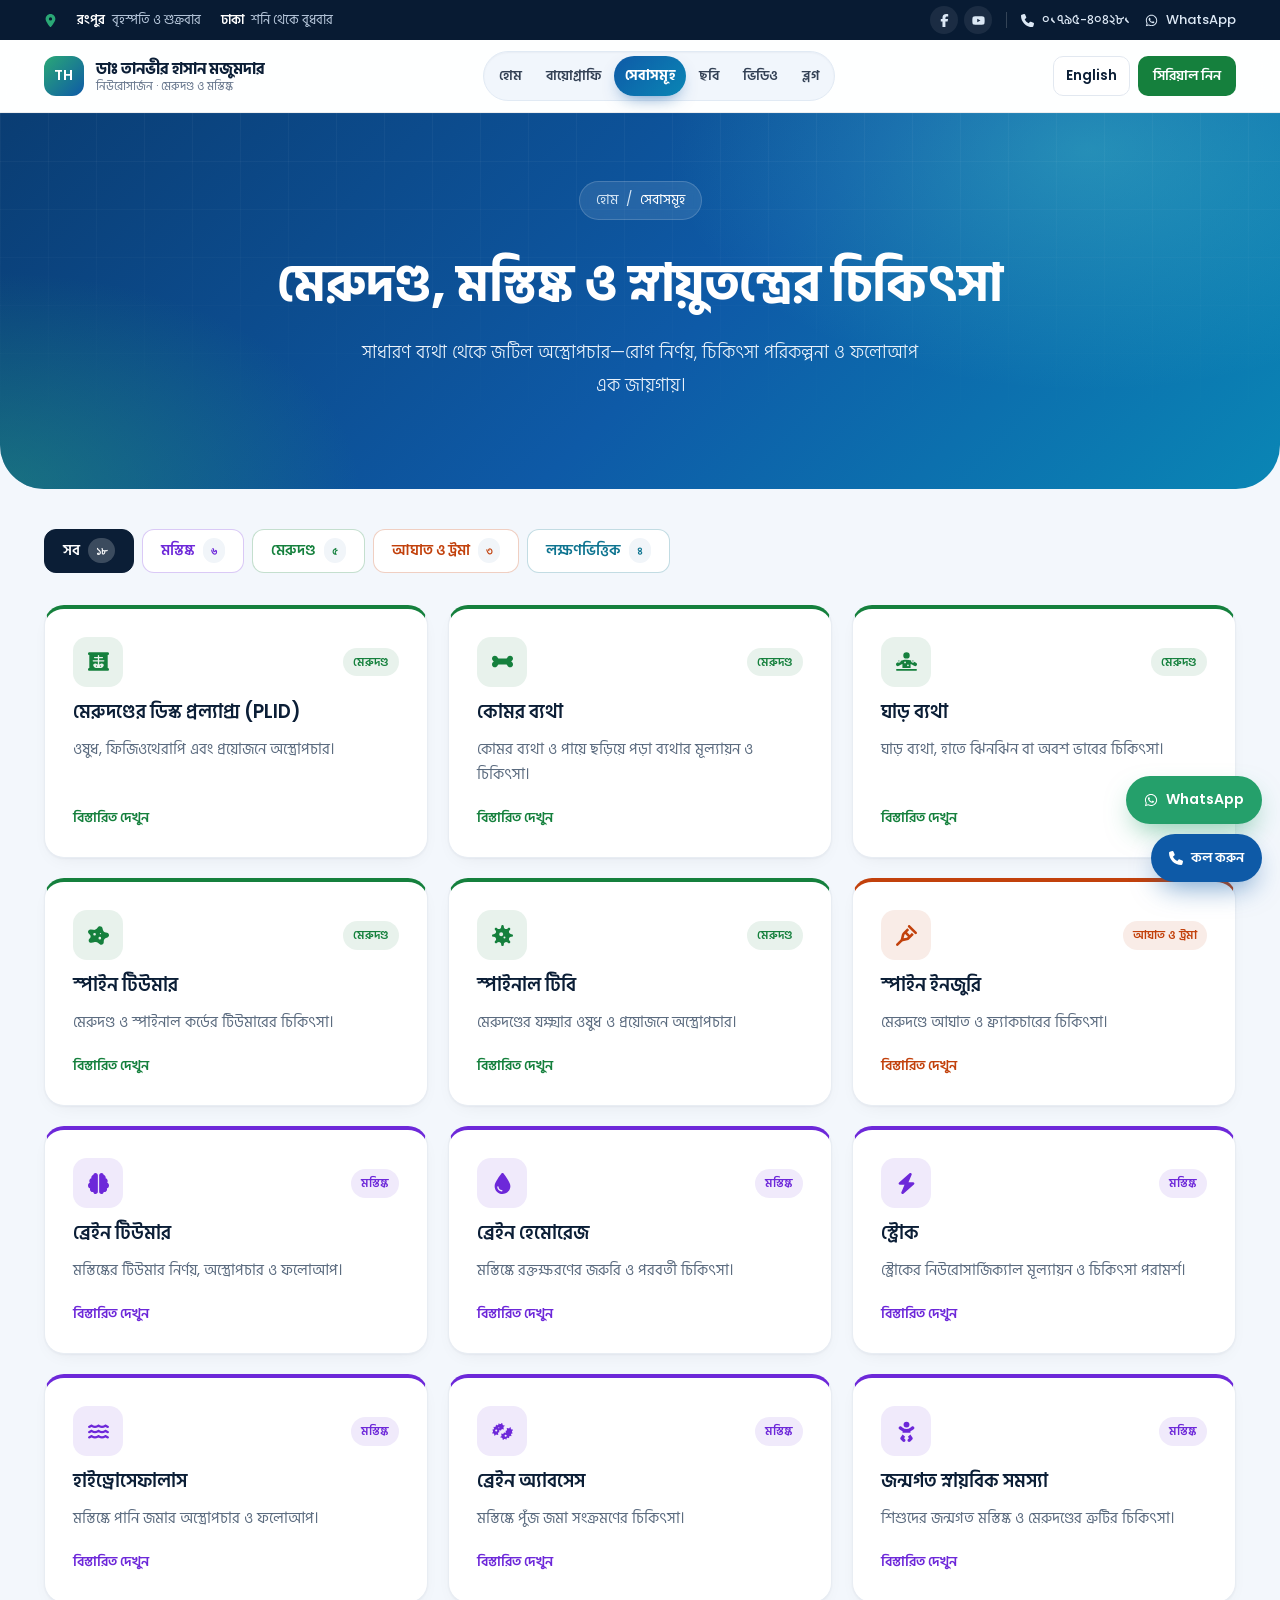
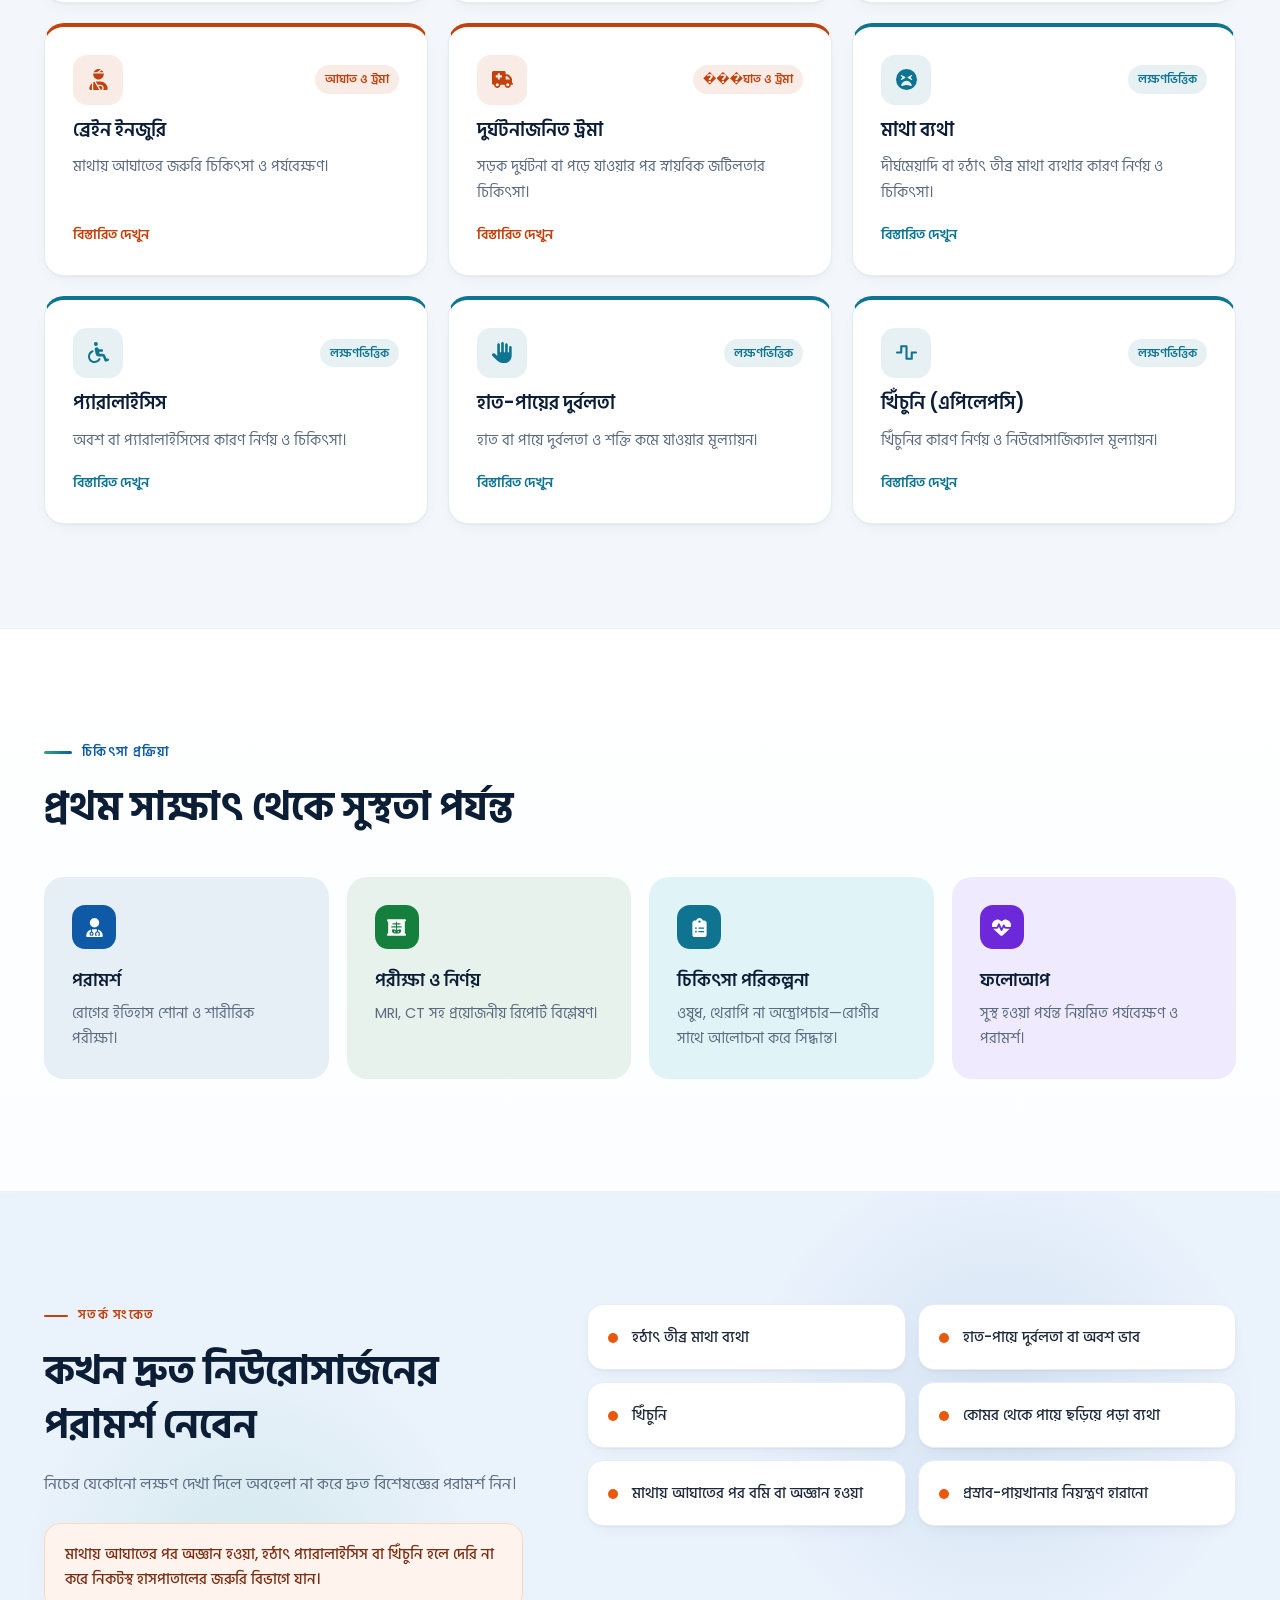
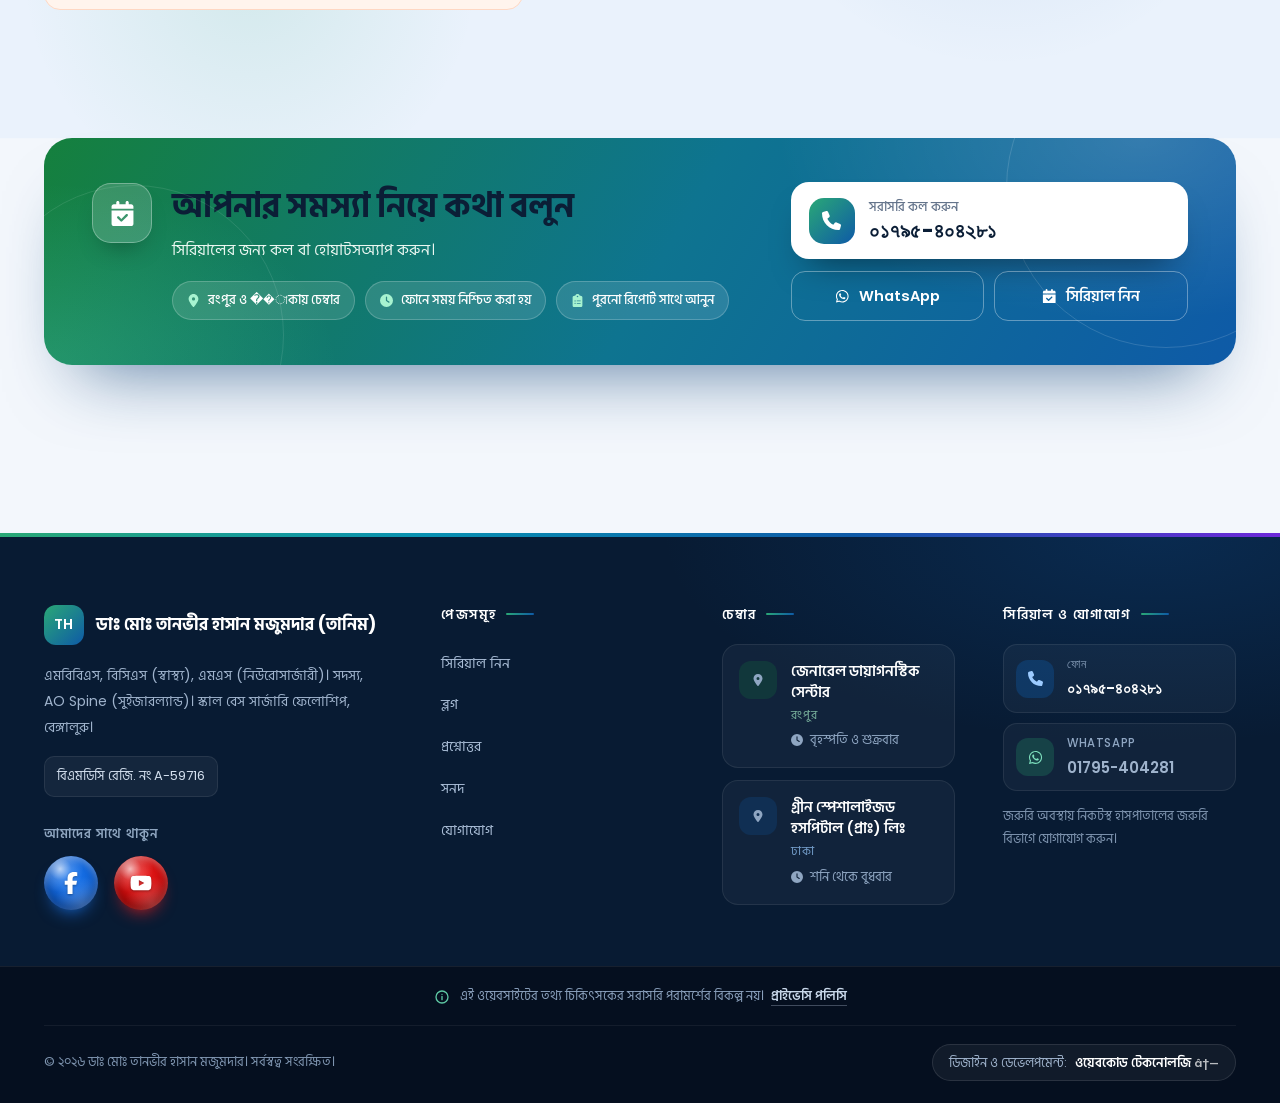
<file: services.html>
<!doctype html>
<html lang="bn">
<head>
<meta charset="UTF-8">
<meta name="viewport" content="width=device-width, initial-scale=1">
<title>সেবাসমূহ | ডাঃ তানভীর হাসান মজুমদার</title>
<meta name='robots' content='noindex, nofollow, max-image-preview:large' />
<meta name="description" content="সাধারণ ব্যথা থেকে জটিল অস্ত্রোপচার—রোগ নির্ণয়, চিকিৎসা পরিকল্পনা ও ফলোআপ এক জায়গায়।">
<link rel="canonical" href="services.html">
<link rel="alternate" hreflang="bn" href="services.html">
<link rel="alternate" hreflang="en" href="https://drmdtanvirhasanmojumdar.com/en/services/">
<link rel="alternate" hreflang="x-default" href="services.html">
<meta property="og:locale" content="bn_BD">
<meta property="og:locale:alternate" content="en_US">
<meta property="og:type" content="website">
<meta property="og:site_name" content="ডাঃ মোঃ তানভীর হাসান মজুমদার (তানিম)">
<meta property="og:title" content="সেবাসমূহ | ডাঃ তানভীর হাসান মজুমদার">
<meta property="og:description" content="সাধারণ ব্যথা থেকে জটিল অস্ত্রোপচার—রোগ নির্ণয়, চিকিৎসা পরিকল্পনা ও ফলোআপ এক জায়গায়।">
<meta property="og:url" content="https://drmdtanvirhasanmojumdar.com/services/">
<meta property="og:image" content="images/doctor-hero-720x900.webp">
<meta property="og:image:width" content="720">
<meta property="og:image:height" content="900">
<meta name="twitter:card" content="summary_large_image">
<meta name="theme-color" content="#0E5AA7">
<script type="application/ld+json">{"@context":"https://schema.org","@graph":[{"@type":["Physician","MedicalBusiness"],"@id":"https://drmdtanvirhasanmojumdar.com/#physician","name":"Dr. Md. Tanvir Hasan Majumder (Tanim)","alternateName":"ডাঃ মোঃ তানভীর হাসান মজুমদার (তানিম)","url":"https://drmdtanvirhasanmojumdar.com/","image":"images/doctor-hero-720x900.webp","telephone":"+8801795404281","medicalSpecialty":"Neurosurgery","description":"Modern, safe and compassionate care for complex conditions of the brain, spine and nervous system. Every decision is explained clearly to patients and their families.","identifier":"BMDC A-59716","worksFor":{"@type":"Hospital","name":"Dhaka Medical College Hospital"},"location":[{"@type":"MedicalClinic","name":"জেনারেল ডায়াগনস্টিক সেন্টার","address":{"@type":"PostalAddress","streetAddress":"মেডিকেল মোড়, ধাপ, জেল রোড, রংপুর","addressLocality":"রংপুর","addressCountry":"BD"},"telephone":"+8801795404281","hasMap":"https://www.google.com/maps/search/?api=1\u0026query=General+Diagnostic+Center+Medical+More+Dhap+Rangpur"},{"@type":"MedicalClinic","name":"গ্রীন স্পেশালাইজড হসপিটাল (প্রাঃ) লিঃ","address":{"@type":"PostalAddress","streetAddress":"২২০/ডি, সালাম ম্যানশন, বেগম রোকেয়া সরণি, শেওড়াপাড়া, মিরপুর, ঢাকা","addressLocality":"ঢাকা","addressCountry":"BD"},"telephone":"+8801795404281","hasMap":"https://www.google.com/maps/search/?api=1\u0026query=Green+Specialized+Hospital+Shewrapara+Mirpur+Dhaka"}],"sameAs":["https://www.facebook.com/drtanvirns","https://www.youtube.com/@drtanvirns"],"availableLanguage":["bn","en"]},{"@type":"WebSite","@id":"https://drmdtanvirhasanmojumdar.com/#website","url":"https://drmdtanvirhasanmojumdar.com/","name":"ডাঃ মোঃ তানভীর হাসান মজুমদার (তানিম)","inLanguage":"bn","publisher":{"@id":"https://drmdtanvirhasanmojumdar.com/#physician"},"potentialAction":{"@type":"SearchAction","target":"https://drmdtanvirhasanmojumdar.com/?s={search_term_string}","query-input":"required name=search_term_string"}},{"@type":"BreadcrumbList","itemListElement":[{"@type":"ListItem","position":1,"name":"হোম","item":"https://drmdtanvirhasanmojumdar.com/"},{"@type":"ListItem","position":2,"name":"সেবাসমূহ","item":"https://drmdtanvirhasanmojumdar.com/services/"}]}]}</script>
<link rel="alternate" type="application/rss+xml" title="ডাঃ মোঃ তানভীর হাসান মজুমদার &raquo; Feed" href="appointment.html" />
<link rel="alternate" type="application/rss+xml" title="ডাঃ মোঃ তানভীর হাসান মজুমদার &raquo; Comments Feed" href="https://drmdtanvirhasanmojumdar.com/comments/feed/" />



<style id="wp-img-auto-sizes-contain-inline-css">
img:is([sizes=auto i],[sizes^="auto," i]){contain-intrinsic-size:3000px 1500px}
/*# sourceURL=wp-img-auto-sizes-contain-inline-css */
</style>


<link rel="icon" href="images/cropped-doctor-hero-32x32.webp" sizes="32x32" />
<link rel="icon" href="images/cropped-doctor-hero-192x192.webp" sizes="192x192" />
<link rel="apple-touch-icon" href="images/cropped-doctor-hero-180x180.webp" />
<meta name="msapplication-TileImage" content="images/cropped-doctor-hero-192x192.webp" />

<!-- Google Fonts: Hind Siliguri & Poppins -->
<link rel="preconnect" href="https://fonts.googleapis.com">
<link rel="preconnect" href="https://fonts.gstatic.com" crossorigin>
<link href="https://fonts.googleapis.com/css2?family=Hind+Siliguri:wght@300;400;500;600;700&family=Poppins:wght@400;500;600;700&display=swap" rel="stylesheet">

<!-- Bootstrap 5.3.3 CSS -->
<link href="https://cdn.jsdelivr.net/npm/bootstrap@5.3.3/dist/css/bootstrap.min.css" rel="stylesheet" integrity="sha384-QWTKZyjpPEjISv5WaRU9OFeRpok6YctnYmDr5pNlyT2bRjXh0JMhjY6hW+ALEwIH" crossorigin="anonymous">

<!-- Custom Theme CSS -->
<link rel="stylesheet" href="css/style.css">
</head>
<body class="wp-singular page-template page-template-templates page-template-services page-template-templatesservices-php page page-id-98 wp-embed-responsive wp-theme-dr-tanvir lang-bn">
<svg xmlns="http://www.w3.org/2000/svg" style="display:none;" aria-hidden="true"><!-- Icons: Font Awesome Free 6.5.2 (CC BY 4.0, https://fontawesome.com/license/free) -->
<symbol id="i-arrow-right" viewBox="0 0 448 512"><path d="M438.6 278.6c12.5-12.5 12.5-32.8 0-45.3l-160-160c-12.5-12.5-32.8-12.5-45.3 0s-12.5 32.8 0 45.3L338.8 224 32 224c-17.7 0-32 14.3-32 32s14.3 32 32 32l306.7 0L233.4 393.4c-12.5 12.5-12.5 32.8 0 45.3s32.8 12.5 45.3 0l160-160z"/></symbol>
<symbol id="i-award" viewBox="0 0 384 512"><path d="M173.8 5.5c11-7.3 25.4-7.3 36.4 0L228 17.2c6 3.9 13 5.8 20.1 5.4l21.3-1.3c13.2-.8 25.6 6.4 31.5 18.2l9.6 19.1c3.2 6.4 8.4 11.5 14.7 14.7L344.5 83c11.8 5.9 19 18.3 18.2 31.5l-1.3 21.3c-.4 7.1 1.5 14.2 5.4 20.1l11.8 17.8c7.3 11 7.3 25.4 0 36.4L366.8 228c-3.9 6-5.8 13-5.4 20.1l1.3 21.3c.8 13.2-6.4 25.6-18.2 31.5l-19.1 9.6c-6.4 3.2-11.5 8.4-14.7 14.7L301 344.5c-5.9 11.8-18.3 19-31.5 18.2l-21.3-1.3c-7.1-.4-14.2 1.5-20.1 5.4l-17.8 11.8c-11 7.3-25.4 7.3-36.4 0L156 366.8c-6-3.9-13-5.8-20.1-5.4l-21.3 1.3c-13.2 .8-25.6-6.4-31.5-18.2l-9.6-19.1c-3.2-6.4-8.4-11.5-14.7-14.7L39.5 301c-11.8-5.9-19-18.3-18.2-31.5l1.3-21.3c.4-7.1-1.5-14.2-5.4-20.1L5.5 210.2c-7.3-11-7.3-25.4 0-36.4L17.2 156c3.9-6 5.8-13 5.4-20.1l-1.3-21.3c-.8-13.2 6.4-25.6 18.2-31.5l19.1-9.6C65 70.2 70.2 65 73.4 58.6L83 39.5c5.9-11.8 18.3-19 31.5-18.2l21.3 1.3c7.1 .4 14.2-1.5 20.1-5.4L173.8 5.5zM272 192a80 80 0 1 0 -160 0 80 80 0 1 0 160 0zM1.3 441.8L44.4 339.3c.2 .1 .3 .2 .4 .4l9.6 19.1c11.7 23.2 36 37.3 62 35.8l21.3-1.3c.2 0 .5 0 .7 .2l17.8 11.8c5.1 3.3 10.5 5.9 16.1 7.7l-37.6 89.3c-2.3 5.5-7.4 9.2-13.3 9.7s-11.6-2.2-14.8-7.2L74.4 455.5l-56.1 8.3c-5.7 .8-11.4-1.5-15-6s-4.3-10.7-2.1-16zm248 60.4L211.7 413c5.6-1.8 11-4.3 16.1-7.7l17.8-11.8c.2-.1 .4-.2 .7-.2l21.3 1.3c26 1.5 50.3-12.6 62-35.8l9.6-19.1c.1-.2 .2-.3 .4-.4l43.2 102.5c2.2 5.3 1.4 11.4-2.1 16s-9.3 6.9-15 6l-56.1-8.3-32.2 49.2c-3.2 5-8.9 7.7-14.8 7.2s-11-4.3-13.3-9.7z"/></symbol>
<symbol id="i-baby" viewBox="0 0 448 512"><path d="M152 88a72 72 0 1 1 144 0A72 72 0 1 1 152 88zM39.7 144.5c13-17.9 38-21.8 55.9-8.8L131.8 162c26.8 19.5 59.1 30 92.2 30s65.4-10.5 92.2-30l36.2-26.4c17.9-13 42.9-9 55.9 8.8s9 42.9-8.8 55.9l-36.2 26.4c-13.6 9.9-28.1 18.2-43.3 25V288H128V251.7c-15.2-6.7-29.7-15.1-43.3-25L48.5 200.3c-17.9-13-21.8-38-8.8-55.9zm89.8 184.8l60.6 53-26 37.2 24.3 24.3c15.6 15.6 15.6 40.9 0 56.6s-40.9 15.6-56.6 0l-48-48C70 438.6 68.1 417 79.2 401.1l50.2-71.8zm128.5 53l60.6-53 50.2 71.8c11.1 15.9 9.2 37.5-4.5 51.2l-48 48c-15.6 15.6-40.9 15.6-56.6 0s-15.6-40.9 0-56.6L284 419.4l-26-37.2z"/></symbol>
<symbol id="i-bacteria" viewBox="0 0 640 512"><path d="M304.9 .7c-9.6-2.7-19.5 2.8-22.3 12.4l-4.3 15.2c-8.3-.6-16.8 0-25.2 1.9c-7.3 1.7-14.3 3.5-21.1 5.5l-5.5-12.7c-3.9-9.1-14.5-13.4-23.6-9.5s-13.4 14.5-9.5 23.6l4.4 10.4c-16.6 6.7-31.7 14.4-45.4 22.8L147 62c-5.5-8.3-16.7-10.5-25-5s-10.5 16.7-5 25l6 9c-13.7 11-25.5 22.8-35.8 34.9l-10-8c-7.8-6.2-19.1-5-25.3 2.8s-5 19.1 2.8 25.3L65.9 155c-1.8 2.8-3.5 5.7-5.1 8.5c-6.6 11.4-11.8 22.6-16 33l-8-3.2c-9.2-3.7-19.7 .8-23.4 10s.8 19.7 10 23.4l10.4 4.2c-.2 .8-.4 1.5-.5 2.3c-2.2 9.3-3.4 17.3-4.1 23.4c-.4 3.1-.6 5.7-.8 7.8c-.1 1.1-.1 2-.2 2.8l-.1 1.1 0 .5 0 .2 0 .1c0 0 0 .1 29.1 1l-.1 0L28 269.3c-.1 3.1 0 6.1 .2 9.1l-15.2 4.3C3.5 285.4-2 295.4 .7 304.9s12.7 15.1 22.3 12.4l15.6-4.5c7.6 13.6 18.9 25 32.6 32.6L66.7 361c-2.7 9.6 2.8 19.5 12.4 22.3s19.5-2.8 22.3-12.4l4.3-15.2c1.2 .1 2.4 .2 3.6 .2c15.6 .5 30.3-3.3 43-10.2l9 9c7 7 18.4 7 25.5 0s7-18.4 0-25.5l-7.2-7.2c9.3-12.6 15.2-27.8 16.3-44.5l7.1 3c9.1 3.9 19.7-.3 23.6-9.5s-.3-19.7-9.5-23.6l-8.6-3.7c6.4-9.9 17.3-22.4 36.9-33.3l1.3 4.4c2.7 9.6 12.7 15.1 22.3 12.4s15.1-12.7 12.4-22.3l-2.3-8.1c3.8-1.1 7.7-2.1 11.9-3.1c11.6-2.7 22.1-7.7 31.1-14.4l7.2 7.2c7 7 18.4 7 25.5 0s7-18.4 0-25.5l-9-9c7.6-13.9 11.3-30.1 10.1-46.6l15.2-4.3c9.6-2.7 15.1-12.7 12.4-22.3S370.6 64 361 66.7l-15.6 4.5c-7.7-13.9-19.1-25.1-32.6-32.6l4.5-15.6c2.7-9.6-2.8-19.5-12.4-22.3zM112 272l-48-1.5 0 0c11.7 .4 27.3 .9 48 1.6zm16-80a32 32 0 1 1 0 64 32 32 0 1 1 0-64zm64-48a16 16 0 1 1 32 0 16 16 0 1 1 -32 0zM322.7 489c-2.7 9.6 2.8 19.5 12.4 22.3s19.5-2.8 22.2-12.4l4.3-15.2c8.3 .6 16.8 0 25.2-1.9c7.3-1.7 14.3-3.5 21.1-5.5l5.5 12.7c3.9 9.1 14.5 13.4 23.6 9.5s13.4-14.5 9.5-23.6l-4.4-10.4c16.6-6.7 31.7-14.4 45.4-22.8L493 450c5.5 8.3 16.7 10.5 25 5s10.5-16.7 5-25l-6-9c13.7-11 25.5-22.8 35.8-34.9l10 8c7.8 6.2 19.1 5 25.3-2.8s5-19.1-2.8-25.3L574.1 357c1.8-2.8 3.5-5.7 5.1-8.5c6.6-11.4 11.8-22.6 16-33l8 3.2c9.2 3.7 19.7-.8 23.4-10s-.8-19.7-10-23.4l-10.4-4.2c.2-.8 .4-1.5 .5-2.3c2.2-9.3 3.4-17.3 4.1-23.4c.4-3.1 .6-5.7 .8-7.8c.1-1.1 .1-2 .2-2.8l.1-1.1 0-.5 0-.2 0-.1c0 0 0-.1-29.1-1l.1 0 29.1 .9c.1-3.1 0-6.1-.2-9.1l15.2-4.3c9.6-2.7 15.1-12.7 12.4-22.3s-12.7-15.1-22.3-12.4l-15.6 4.5c-7.6-13.6-18.9-25-32.6-32.6l4.5-15.6c2.7-9.6-2.8-19.5-12.4-22.3s-19.5 2.8-22.3 12.4l-4.3 15.2c-1.2-.1-2.4-.2-3.6-.2c-15.6-.5-30.3 3.3-43 10.2l-9-9c-7-7-18.4-7-25.5 0s-7 18.4 0 25.5l7.2 7.2c-9.3 12.6-15.2 27.8-16.3 44.5l-7.1-3c-9.1-3.9-19.7 .3-23.6 9.5s.3 19.7 9.5 23.6l8.6 3.7c-6.4 9.9-17.3 22.4-36.9 33.3l-1.3-4.4c-2.7-9.6-12.7-15.1-22.3-12.4s-15.1 12.7-12.4 22.3l2.3 8.1c-3.8 1.1-7.7 2.1-11.9 3.1c-11.6 2.7-22.1 7.7-31.1 14.4l-7.2-7.2c-7-7-18.4-7-25.5 0s-7 18.4 0 25.5l9 9c-7.6 13.9-11.3 30.1-10.1 46.6l-15.2 4.3c-9.6 2.7-15.1 12.7-12.4 22.2s12.7 15.1 22.3 12.4l15.6-4.5c7.7 13.9 19.1 25.1 32.6 32.6L322.7 489zM576 241.5l0 0c-11.7-.4-27.3-.9-48-1.6l48 1.5zM448 384a32 32 0 1 1 -64 0 32 32 0 1 1 64 0z"/></symbol>
<symbol id="i-bolt" viewBox="0 0 448 512"><path d="M349.4 44.6c5.9-13.7 1.5-29.7-10.6-38.5s-28.6-8-39.9 1.8l-256 224c-10 8.8-13.6 22.9-8.9 35.3S50.7 288 64 288H175.5L98.6 467.4c-5.9 13.7-1.5 29.7 10.6 38.5s28.6 8 39.9-1.8l256-224c10-8.8 13.6-22.9 8.9-35.3s-16.6-20.7-30-20.7H272.5L349.4 44.6z"/></symbol>
<symbol id="i-bone" viewBox="0 0 576 512"><path d="M153.7 144.8c6.9 16.3 20.6 31.2 38.3 31.2H384c17.7 0 31.4-14.9 38.3-31.2C434.4 116.1 462.9 96 496 96c44.2 0 80 35.8 80 80c0 30.4-17 56.9-42 70.4c-3.6 1.9-6 5.5-6 9.6s2.4 7.7 6 9.6c25 13.5 42 40 42 70.4c0 44.2-35.8 80-80 80c-33.1 0-61.6-20.1-73.7-48.8C415.4 350.9 401.7 336 384 336H192c-17.7 0-31.4 14.9-38.3 31.2C141.6 395.9 113.1 416 80 416c-44.2 0-80-35.8-80-80c0-30.4 17-56.9 42-70.4c3.6-1.9 6-5.5 6-9.6s-2.4-7.7-6-9.6C17 232.9 0 206.4 0 176c0-44.2 35.8-80 80-80c33.1 0 61.6 20.1 73.7 48.8z"/></symbol>
<symbol id="i-brain" viewBox="0 0 512 512"><path d="M184 0c30.9 0 56 25.1 56 56V456c0 30.9-25.1 56-56 56c-28.9 0-52.7-21.9-55.7-50.1c-5.2 1.4-10.7 2.1-16.3 2.1c-35.3 0-64-28.7-64-64c0-7.4 1.3-14.6 3.6-21.2C21.4 367.4 0 338.2 0 304c0-31.9 18.7-59.5 45.8-72.3C37.1 220.8 32 207 32 192c0-30.7 21.6-56.3 50.4-62.6C80.8 123.9 80 118 80 112c0-29.9 20.6-55.1 48.3-62.1C131.3 21.9 155.1 0 184 0zM328 0c28.9 0 52.6 21.9 55.7 49.9c27.8 7 48.3 32.1 48.3 62.1c0 6-.8 11.9-2.4 17.4c28.8 6.2 50.4 31.9 50.4 62.6c0 15-5.1 28.8-13.8 39.7C493.3 244.5 512 272.1 512 304c0 34.2-21.4 63.4-51.6 74.8c2.3 6.6 3.6 13.8 3.6 21.2c0 35.3-28.7 64-64 64c-5.6 0-11.1-.7-16.3-2.1c-3 28.2-26.8 50.1-55.7 50.1c-30.9 0-56-25.1-56-56V56c0-30.9 25.1-56 56-56z"/></symbol>
<symbol id="i-building-columns" viewBox="0 0 512 512"><path d="M243.4 2.6l-224 96c-14 6-21.8 21-18.7 35.8S16.8 160 32 160v8c0 13.3 10.7 24 24 24H456c13.3 0 24-10.7 24-24v-8c15.2 0 28.3-10.7 31.3-25.6s-4.8-29.9-18.7-35.8l-224-96c-8-3.4-17.2-3.4-25.2 0zM128 224H64V420.3c-.6 .3-1.2 .7-1.8 1.1l-48 32c-11.7 7.8-17 22.4-12.9 35.9S17.9 512 32 512H480c14.1 0 26.5-9.2 30.6-22.7s-1.1-28.1-12.9-35.9l-48-32c-.6-.4-1.2-.7-1.8-1.1V224H384V416H344V224H280V416H232V224H168V416H128V224zM256 64a32 32 0 1 1 0 64 32 32 0 1 1 0-64z"/></symbol>
<symbol id="i-calendar-check" viewBox="0 0 448 512"><path d="M128 0c17.7 0 32 14.3 32 32V64H288V32c0-17.7 14.3-32 32-32s32 14.3 32 32V64h48c26.5 0 48 21.5 48 48v48H0V112C0 85.5 21.5 64 48 64H96V32c0-17.7 14.3-32 32-32zM0 192H448V464c0 26.5-21.5 48-48 48H48c-26.5 0-48-21.5-48-48V192zM329 305c9.4-9.4 9.4-24.6 0-33.9s-24.6-9.4-33.9 0l-95 95-47-47c-9.4-9.4-24.6-9.4-33.9 0s-9.4 24.6 0 33.9l64 64c9.4 9.4 24.6 9.4 33.9 0L329 305z"/></symbol>
<symbol id="i-certificate" viewBox="0 0 512 512"><path d="M211 7.3C205 1 196-1.4 187.6 .8s-14.9 8.9-17.1 17.3L154.7 80.6l-62-17.5c-8.4-2.4-17.4 0-23.5 6.1s-8.5 15.1-6.1 23.5l17.5 62L18.1 170.6c-8.4 2.1-15 8.7-17.3 17.1S1 205 7.3 211l46.2 45L7.3 301C1 307-1.4 316 .8 324.4s8.9 14.9 17.3 17.1l62.5 15.8-17.5 62c-2.4 8.4 0 17.4 6.1 23.5s15.1 8.5 23.5 6.1l62-17.5 15.8 62.5c2.1 8.4 8.7 15 17.1 17.3s17.3-.2 23.4-6.4l45-46.2 45 46.2c6.1 6.2 15 8.7 23.4 6.4s14.9-8.9 17.1-17.3l15.8-62.5 62 17.5c8.4 2.4 17.4 0 23.5-6.1s8.5-15.1 6.1-23.5l-17.5-62 62.5-15.8c8.4-2.1 15-8.7 17.3-17.1s-.2-17.4-6.4-23.4l-46.2-45 46.2-45c6.2-6.1 8.7-15 6.4-23.4s-8.9-14.9-17.3-17.1l-62.5-15.8 17.5-62c2.4-8.4 0-17.4-6.1-23.5s-15.1-8.5-23.5-6.1l-62 17.5L341.4 18.1c-2.1-8.4-8.7-15-17.1-17.3S307 1 301 7.3L256 53.5 211 7.3z"/></symbol>
<symbol id="i-check" viewBox="0 0 448 512"><path d="M438.6 105.4c12.5 12.5 12.5 32.8 0 45.3l-256 256c-12.5 12.5-32.8 12.5-45.3 0l-128-128c-12.5-12.5-12.5-32.8 0-45.3s32.8-12.5 45.3 0L160 338.7 393.4 105.4c12.5-12.5 32.8-12.5 45.3 0z"/></symbol>
<symbol id="i-circle-question" viewBox="0 0 512 512"><path d="M256 512A256 256 0 1 0 256 0a256 256 0 1 0 0 512zM169.8 165.3c7.9-22.3 29.1-37.3 52.8-37.3h58.3c34.9 0 63.1 28.3 63.1 63.1c0 22.6-12.1 43.5-31.7 54.8L280 264.4c-.2 13-10.9 23.6-24 23.6c-13.3 0-24-10.7-24-24V250.5c0-8.6 4.6-16.5 12.1-20.8l44.3-25.4c4.7-2.7 7.6-7.7 7.6-13.1c0-8.4-6.8-15.1-15.1-15.1H222.6c-3.4 0-6.4 2.1-7.5 5.3l-.4 1.2c-4.4 12.5-18.2 19-30.6 14.6s-19-18.2-14.6-30.6l.4-1.2zM224 352a32 32 0 1 1 64 0 32 32 0 1 1 -64 0z"/></symbol>
<symbol id="i-clipboard-list" viewBox="0 0 384 512"><path d="M192 0c-41.8 0-77.4 26.7-90.5 64H64C28.7 64 0 92.7 0 128V448c0 35.3 28.7 64 64 64H320c35.3 0 64-28.7 64-64V128c0-35.3-28.7-64-64-64H282.5C269.4 26.7 233.8 0 192 0zm0 64a32 32 0 1 1 0 64 32 32 0 1 1 0-64zM72 272a24 24 0 1 1 48 0 24 24 0 1 1 -48 0zm104-16H304c8.8 0 16 7.2 16 16s-7.2 16-16 16H176c-8.8 0-16-7.2-16-16s7.2-16 16-16zM72 368a24 24 0 1 1 48 0 24 24 0 1 1 -48 0zm88 0c0-8.8 7.2-16 16-16H304c8.8 0 16 7.2 16 16s-7.2 16-16 16H176c-8.8 0-16-7.2-16-16z"/></symbol>
<symbol id="i-clock" viewBox="0 0 512 512"><path d="M256 0a256 256 0 1 1 0 512A256 256 0 1 1 256 0zM232 120V256c0 8 4 15.5 10.7 20l96 64c11 7.4 25.9 4.4 33.3-6.7s4.4-25.9-6.7-33.3L280 243.2V120c0-13.3-10.7-24-24-24s-24 10.7-24 24z"/></symbol>
<symbol id="i-crutch" viewBox="0 0 512 512"><path d="M297.4 9.4c-12.5 12.5-12.5 32.8 0 45.3l160 160c12.5 12.5 32.8 12.5 45.3 0s12.5-32.8 0-45.3l-160-160c-12.5-12.5-32.8-12.5-45.3 0zm-96 144l-34.8 34.8c-12.9 12.9-21.9 29.2-25.8 47.1L116.8 342.9c-1.3 5.9-4.3 11.4-8.6 15.7L9.4 457.4c-12.5 12.5-12.5 32.8 0 45.3s32.8 12.5 45.3 0l98.8-98.8c4.3-4.3 9.7-7.3 15.7-8.6l107.6-23.9c17.8-4 34.1-12.9 47.1-25.8l34.7-34.7c0 0 .1-.1 .1-.1s.1-.1 .1-.1l74.6-74.6-45.3-45.3L336 242.7 269.3 176l52.1-52.1L276.1 78.6l-74.7 74.7zM224 221.3L290.7 288l-12.2 12.2c-4.3 4.3-9.7 7.3-15.7 8.6l-76.7 17 17-76.7c1.3-5.9 4.3-11.4 8.6-15.7L224 221.3z"/></symbol>
<symbol id="i-disease" viewBox="0 0 512 512"><path d="M236.4 61.4L227 75.5c-21.3 32-59.4 48.5-97.3 42.1l-59.6-9.9C33.4 101.6 0 129.9 .1 167.1c0 15.9 6.4 31.2 17.6 42.5l29.2 29.2c11 11 17.2 25.9 17.2 41.5c0 15.8-6.4 30.9-17.7 42L33.3 335.1C22.2 345.9 16 360.7 16 376.2c0 36.8 34.1 64.2 70.1 56.2l62.3-13.8c7.7-1.7 15.7-2.6 23.6-2.6h10c27.2 0 53.7 9.3 75 26.3L287.8 467c10.5 8.4 23.6 13 37 13c32.7 0 59.3-26.5 59.3-59.3l0-25.2c0-34.9 21.4-66.2 53.9-78.8l36.9-14.3c22.4-8.7 37.2-30.3 37.2-54.3c0-28.1-20.1-52.3-47.8-57.3l-28-5.1c-36.5-6.7-65.4-34.5-73.6-70.7l-7.1-31.5C348.9 53.4 322.1 32 291.3 32c-22 0-42.6 11-54.9 29.4zM160 192a32 32 0 1 1 0 64 32 32 0 1 1 0-64zm128 16a16 16 0 1 1 32 0 16 16 0 1 1 -32 0zm0 80a32 32 0 1 1 0 64 32 32 0 1 1 0-64z"/></symbol>
<symbol id="i-droplet" viewBox="0 0 384 512"><path d="M192 512C86 512 0 426 0 320C0 228.8 130.2 57.7 166.6 11.7C172.6 4.2 181.5 0 191.1 0h1.8c9.6 0 18.5 4.2 24.5 11.7C253.8 57.7 384 228.8 384 320c0 106-86 192-192 192zM96 336c0-8.8-7.2-16-16-16s-16 7.2-16 16c0 61.9 50.1 112 112 112c8.8 0 16-7.2 16-16s-7.2-16-16-16c-44.2 0-80-35.8-80-80z"/></symbol>
<symbol id="i-envelope" viewBox="0 0 512 512"><path d="M48 64C21.5 64 0 85.5 0 112c0 15.1 7.1 29.3 19.2 38.4L236.8 313.6c11.4 8.5 27 8.5 38.4 0L492.8 150.4c12.1-9.1 19.2-23.3 19.2-38.4c0-26.5-21.5-48-48-48H48zM0 176V384c0 35.3 28.7 64 64 64H448c35.3 0 64-28.7 64-64V176L294.4 339.2c-22.8 17.1-54 17.1-76.8 0L0 176z"/></symbol>
<symbol id="i-face-tired" viewBox="0 0 512 512"><path d="M256 512A256 256 0 1 0 256 0a256 256 0 1 0 0 512zM164.7 328.7c22-22 53.9-40.7 91.3-40.7s69.3 18.7 91.3 40.7c11.1 11.1 20.1 23.4 26.4 35.4c6.2 11.7 10.3 24.4 10.3 35.9c0 5.2-2.6 10.2-6.9 13.2s-9.8 3.7-14.7 1.8l-20.5-7.7c-26.9-10.1-55.5-15.3-84.3-15.3h-3.2c-28.8 0-57.3 5.2-84.3 15.3L149.6 415c-4.9 1.8-10.4 1.2-14.7-1.8s-6.9-7.9-6.9-13.2c0-11.6 4.2-24.2 10.3-35.9c6.3-12 15.3-24.3 26.4-35.4zm-31.2-182l89.9 47.9c10.7 5.7 10.7 21.1 0 26.8l-89.9 47.9c-7.9 4.2-17.5-1.5-17.5-10.5c0-2.8 1-5.5 2.8-7.6l36-43.2-36-43.2c-1.8-2.1-2.8-4.8-2.8-7.6c0-9 9.6-14.7 17.5-10.5zM396 157.1c0 2.8-1 5.5-2.8 7.6l-36 43.2 36 43.2c1.8 2.1 2.8 4.8 2.8 7.6c0 9-9.6 14.7-17.5 10.5l-89.9-47.9c-10.7-5.7-10.7-21.1 0-26.8l89.9-47.9c7.9-4.2 17.5 1.5 17.5 10.5z"/></symbol>
<symbol id="i-facebook-f" viewBox="0 0 320 512"><path d="M80 299.3V512H196V299.3h86.5l18-97.8H196V166.9c0-51.7 20.3-71.5 72.7-71.5c16.3 0 29.4 .4 37 1.2V7.9C291.4 4 256.4 0 236.2 0C129.3 0 80 50.5 80 159.4v42.1H14v97.8H80z"/></symbol>
<symbol id="i-graduation-cap" viewBox="0 0 640 512"><path d="M320 32c-8.1 0-16.1 1.4-23.7 4.1L15.8 137.4C6.3 140.9 0 149.9 0 160s6.3 19.1 15.8 22.6l57.9 20.9C57.3 229.3 48 259.8 48 291.9v28.1c0 28.4-10.8 57.7-22.3 80.8c-6.5 13-13.9 25.8-22.5 37.6C0 442.7-.9 448.3 .9 453.4s6 8.9 11.2 10.2l64 16c4.2 1.1 8.7 .3 12.4-2s6.3-6.1 7.1-10.4c8.6-42.8 4.3-81.2-2.1-108.7C90.3 344.3 86 329.8 80 316.5V291.9c0-30.2 10.2-58.7 27.9-81.5c12.9-15.5 29.6-28 49.2-35.7l157-61.7c8.2-3.2 17.5 .8 20.7 9s-.8 17.5-9 20.7l-157 61.7c-12.4 4.9-23.3 12.4-32.2 21.6l159.6 57.6c7.6 2.7 15.6 4.1 23.7 4.1s16.1-1.4 23.7-4.1L624.2 182.6c9.5-3.4 15.8-12.5 15.8-22.6s-6.3-19.1-15.8-22.6L343.7 36.1C336.1 33.4 328.1 32 320 32zM128 408c0 35.3 86 72 192 72s192-36.7 192-72L496.7 262.6 354.5 314c-11.1 4-22.8 6-34.5 6s-23.5-2-34.5-6L143.3 262.6 128 408z"/></symbol>
<symbol id="i-hand" viewBox="0 0 512 512"><path d="M288 32c0-17.7-14.3-32-32-32s-32 14.3-32 32V240c0 8.8-7.2 16-16 16s-16-7.2-16-16V64c0-17.7-14.3-32-32-32s-32 14.3-32 32V336c0 1.5 0 3.1 .1 4.6L67.6 283c-16-15.2-41.3-14.6-56.6 1.4s-14.6 41.3 1.4 56.6L124.8 448c43.1 41.1 100.4 64 160 64H304c97.2 0 176-78.8 176-176V128c0-17.7-14.3-32-32-32s-32 14.3-32 32V240c0 8.8-7.2 16-16 16s-16-7.2-16-16V64c0-17.7-14.3-32-32-32s-32 14.3-32 32V240c0 8.8-7.2 16-16 16s-16-7.2-16-16V32z"/></symbol>
<symbol id="i-heart-pulse" viewBox="0 0 512 512"><path d="M228.3 469.1L47.6 300.4c-4.2-3.9-8.2-8.1-11.9-12.4h87c22.6 0 43-13.6 51.7-34.5l10.5-25.2 49.3 109.5c3.8 8.5 12.1 14 21.4 14.1s17.8-5 22-13.3L320 253.7l1.7 3.4c9.5 19 28.9 31 50.1 31H476.3c-3.7 4.3-7.7 8.5-11.9 12.4L283.7 469.1c-7.5 7-17.4 10.9-27.7 10.9s-20.2-3.9-27.7-10.9zM503.7 240h-132c-3 0-5.8-1.7-7.2-4.4l-23.2-46.3c-4.1-8.1-12.4-13.3-21.5-13.3s-17.4 5.1-21.5 13.3l-41.4 82.8L205.9 158.2c-3.9-8.7-12.7-14.3-22.2-14.1s-18.1 5.9-21.8 14.8l-31.8 76.3c-1.2 3-4.2 4.9-7.4 4.9H16c-2.6 0-5 .4-7.3 1.1C3 225.2 0 208.2 0 190.9v-5.8c0-69.9 50.5-129.5 119.4-141C165 36.5 211.4 51.4 244 84l12 12 12-12c32.6-32.6 79-47.5 124.6-39.9C461.5 55.6 512 115.2 512 185.1v5.8c0 16.9-2.8 33.5-8.3 49.1z"/></symbol>
<symbol id="i-house" viewBox="0 0 576 512"><path d="M575.8 255.5c0 18-15 32.1-32 32.1h-32l.7 160.2c0 2.7-.2 5.4-.5 8.1V472c0 22.1-17.9 40-40 40H456c-1.1 0-2.2 0-3.3-.1c-1.4 .1-2.8 .1-4.2 .1H416 392c-22.1 0-40-17.9-40-40V448 384c0-17.7-14.3-32-32-32H256c-17.7 0-32 14.3-32 32v64 24c0 22.1-17.9 40-40 40H160 128.1c-1.5 0-3-.1-4.5-.2c-1.2 .1-2.4 .2-3.6 .2H104c-22.1 0-40-17.9-40-40V360c0-.9 0-1.9 .1-2.8V287.6H32c-18 0-32-14-32-32.1c0-9 3-17 10-24L266.4 8c7-7 15-8 22-8s15 2 21 7L564.8 231.5c8 7 12 15 11 24z"/></symbol>
<symbol id="i-id-card" viewBox="0 0 576 512"><path d="M0 96l576 0c0-35.3-28.7-64-64-64H64C28.7 32 0 60.7 0 96zm0 32V416c0 35.3 28.7 64 64 64H512c35.3 0 64-28.7 64-64V128H0zM64 405.3c0-29.5 23.9-53.3 53.3-53.3H234.7c29.5 0 53.3 23.9 53.3 53.3c0 5.9-4.8 10.7-10.7 10.7H74.7c-5.9 0-10.7-4.8-10.7-10.7zM176 192a64 64 0 1 1 0 128 64 64 0 1 1 0-128zm176 16c0-8.8 7.2-16 16-16H496c8.8 0 16 7.2 16 16s-7.2 16-16 16H368c-8.8 0-16-7.2-16-16zm0 64c0-8.8 7.2-16 16-16H496c8.8 0 16 7.2 16 16s-7.2 16-16 16H368c-8.8 0-16-7.2-16-16zm0 64c0-8.8 7.2-16 16-16H496c8.8 0 16 7.2 16 16s-7.2 16-16 16H368c-8.8 0-16-7.2-16-16z"/></symbol>
<symbol id="i-images" viewBox="0 0 576 512"><path d="M160 32c-35.3 0-64 28.7-64 64V320c0 35.3 28.7 64 64 64H512c35.3 0 64-28.7 64-64V96c0-35.3-28.7-64-64-64H160zM396 138.7l96 144c4.9 7.4 5.4 16.8 1.2 24.6S480.9 320 472 320H328 280 200c-9.2 0-17.6-5.3-21.6-13.6s-2.9-18.2 2.9-25.4l64-80c4.6-5.7 11.4-9 18.7-9s14.2 3.3 18.7 9l17.3 21.6 56-84C360.5 132 368 128 376 128s15.5 4 20 10.7zM192 128a32 32 0 1 1 64 0 32 32 0 1 1 -64 0zM48 120c0-13.3-10.7-24-24-24S0 106.7 0 120V344c0 75.1 60.9 136 136 136H456c13.3 0 24-10.7 24-24s-10.7-24-24-24H136c-48.6 0-88-39.4-88-88V120z"/></symbol>
<symbol id="i-location-dot" viewBox="0 0 384 512"><path d="M215.7 499.2C267 435 384 279.4 384 192C384 86 298 0 192 0S0 86 0 192c0 87.4 117 243 168.3 307.2c12.3 15.3 35.1 15.3 47.4 0zM192 128a64 64 0 1 1 0 128 64 64 0 1 1 0-128z"/></symbol>
<symbol id="i-newspaper" viewBox="0 0 512 512"><path d="M96 96c0-35.3 28.7-64 64-64H448c35.3 0 64 28.7 64 64V416c0 35.3-28.7 64-64 64H80c-44.2 0-80-35.8-80-80V128c0-17.7 14.3-32 32-32s32 14.3 32 32V400c0 8.8 7.2 16 16 16s16-7.2 16-16V96zm64 24v80c0 13.3 10.7 24 24 24H296c13.3 0 24-10.7 24-24V120c0-13.3-10.7-24-24-24H184c-13.3 0-24 10.7-24 24zm208-8c0 8.8 7.2 16 16 16h48c8.8 0 16-7.2 16-16s-7.2-16-16-16H384c-8.8 0-16 7.2-16 16zm0 96c0 8.8 7.2 16 16 16h48c8.8 0 16-7.2 16-16s-7.2-16-16-16H384c-8.8 0-16 7.2-16 16zM160 304c0 8.8 7.2 16 16 16H432c8.8 0 16-7.2 16-16s-7.2-16-16-16H176c-8.8 0-16 7.2-16 16zm0 96c0 8.8 7.2 16 16 16H432c8.8 0 16-7.2 16-16s-7.2-16-16-16H176c-8.8 0-16 7.2-16 16z"/></symbol>
<symbol id="i-person-dots-from-line" viewBox="0 0 576 512"><path d="M288 176A88 88 0 1 0 288 0a88 88 0 1 0 0 176zM78.7 372.9c15-12.5 50-34.4 97.3-50.1V432H400V322.7c47.3 15.8 82.3 37.7 97.3 50.1c20.4 17 50.6 14.2 67.6-6.1s14.2-50.6-6.1-67.6c-12-10-30.1-22.5-53.2-35C497.2 278.4 481.7 288 464 288c-26.5 0-48-21.5-48-48c0-4.3 .6-8.4 1.6-12.4C379.1 215.9 335.3 208 288 208c-60.2 0-114.9 12.9-160 29.9c0 .7 0 1.4 0 2.1c0 26.5-21.5 48-48 48c-11.8 0-22.7-4.3-31-11.4c-13.1 8.1-23.7 15.9-31.7 22.5c-20.4 17-23.1 47.2-6.1 67.6s47.2 23.1 67.6 6.1zM24 464c-13.3 0-24 10.7-24 24s10.7 24 24 24H552c13.3 0 24-10.7 24-24s-10.7-24-24-24H24zM224 280a24 24 0 1 1 48 0 24 24 0 1 1 -48 0zm104 56a24 24 0 1 1 0 48 24 24 0 1 1 0-48zM96 240a16 16 0 1 0 -32 0 16 16 0 1 0 32 0zm368 16a16 16 0 1 0 0-32 16 16 0 1 0 0 32z"/></symbol>
<symbol id="i-phone" viewBox="0 0 512 512"><path d="M164.9 24.6c-7.7-18.6-28-28.5-47.4-23.2l-88 24C12.1 30.2 0 46 0 64C0 311.4 200.6 512 448 512c18 0 33.8-12.1 38.6-29.5l24-88c5.3-19.4-4.6-39.7-23.2-47.4l-96-40c-16.3-6.8-35.2-2.1-46.3 11.6L304.7 368C234.3 334.7 177.3 277.7 144 207.3L193.3 167c13.7-11.2 18.4-30 11.6-46.3l-40-96z"/></symbol>
<symbol id="i-play" viewBox="0 0 384 512"><path d="M73 39c-14.8-9.1-33.4-9.4-48.5-.9S0 62.6 0 80V432c0 17.4 9.4 33.4 24.5 41.9s33.7 8.1 48.5-.9L361 297c14.3-8.7 23-24.2 23-41s-8.7-32.2-23-41L73 39z"/></symbol>
<symbol id="i-shield-halved" viewBox="0 0 512 512"><path d="M256 0c4.6 0 9.2 1 13.4 2.9L457.7 82.8c22 9.3 38.4 31 38.3 57.2c-.5 99.2-41.3 280.7-213.6 363.2c-16.7 8-36.1 8-52.8 0C57.3 420.7 16.5 239.2 16 140c-.1-26.2 16.3-47.9 38.3-57.2L242.7 2.9C246.8 1 251.4 0 256 0zm0 66.8V444.8C394 378 431.1 230.1 432 141.4L256 66.8l0 0z"/></symbol>
<symbol id="i-truck-medical" viewBox="0 0 640 512"><path d="M0 48C0 21.5 21.5 0 48 0H368c26.5 0 48 21.5 48 48V96h50.7c17 0 33.3 6.7 45.3 18.7L589.3 192c12 12 18.7 28.3 18.7 45.3V256v32 64c17.7 0 32 14.3 32 32s-14.3 32-32 32H576c0 53-43 96-96 96s-96-43-96-96H256c0 53-43 96-96 96s-96-43-96-96H48c-26.5 0-48-21.5-48-48V48zM416 256H544V237.3L466.7 160H416v96zM160 464a48 48 0 1 0 0-96 48 48 0 1 0 0 96zm368-48a48 48 0 1 0 -96 0 48 48 0 1 0 96 0zM176 80v48l-48 0c-8.8 0-16 7.2-16 16v32c0 8.8 7.2 16 16 16h48v48c0 8.8 7.2 16 16 16h32c8.8 0 16-7.2 16-16V192h48c8.8 0 16-7.2 16-16V144c0-8.8-7.2-16-16-16H240V80c0-8.8-7.2-16-16-16H192c-8.8 0-16 7.2-16 16z"/></symbol>
<symbol id="i-user-doctor" viewBox="0 0 448 512"><path d="M224 256A128 128 0 1 0 224 0a128 128 0 1 0 0 256zm-96 55.2C54 332.9 0 401.3 0 482.3C0 498.7 13.3 512 29.7 512H418.3c16.4 0 29.7-13.3 29.7-29.7c0-81-54-149.4-128-171.1V362c27.6 7.1 48 32.2 48 62v40c0 8.8-7.2 16-16 16H336c-8.8 0-16-7.2-16-16s7.2-16 16-16V424c0-17.7-14.3-32-32-32s-32 14.3-32 32v24c8.8 0 16 7.2 16 16s-7.2 16-16 16H256c-8.8 0-16-7.2-16-16V424c0-29.8 20.4-54.9 48-62V304.9c-6-.6-12.1-.9-18.3-.9H178.3c-6.2 0-12.3 .3-18.3 .9v65.4c23.1 6.9 40 28.3 40 53.7c0 30.9-25.1 56-56 56s-56-25.1-56-56c0-25.4 16.9-46.8 40-53.7V311.2zM144 448a24 24 0 1 0 0-48 24 24 0 1 0 0 48z"/></symbol>
<symbol id="i-user-injured" viewBox="0 0 448 512"><path d="M240 80H342.7c-7.9-19.5-20.4-36.5-36.2-49.9L240 80zm37.7-68.2C261.3 4.2 243.2 0 224 0c-53.7 0-99.7 33.1-118.7 80h81.4l91-68.2zM224 256c70.7 0 128-57.3 128-128c0-5.4-.3-10.8-1-16H97c-.7 5.2-1 10.6-1 16c0 70.7 57.3 128 128 128zM124 312.4c-9.7 3.1-19.1 7-28 11.7V512H243.7L181.5 408.2 124 312.4zm33-7.2L204.3 384H272c44.2 0 80 35.8 80 80c0 18-6 34.6-16 48h82.3c16.4 0 29.7-13.3 29.7-29.7C448 383.8 368.2 304 269.7 304H178.3c-7.2 0-14.3 .4-21.3 1.3zM0 482.3C0 498.7 13.3 512 29.7 512H64V345.4C24.9 378.1 0 427.3 0 482.3zM320 464c0-26.5-21.5-48-48-48H223.5l57.1 95.2C303 507.2 320 487.6 320 464z"/></symbol>
<symbol id="i-video" viewBox="0 0 576 512"><path d="M0 128C0 92.7 28.7 64 64 64H320c35.3 0 64 28.7 64 64V384c0 35.3-28.7 64-64 64H64c-35.3 0-64-28.7-64-64V128zM559.1 99.8c10.4 5.6 16.9 16.4 16.9 28.2V384c0 11.8-6.5 22.6-16.9 28.2s-23 5-32.9-1.6l-96-64L416 337.1V320 192 174.9l14.2-9.5 96-64c9.8-6.5 22.4-7.2 32.9-1.6z"/></symbol>
<symbol id="i-virus" viewBox="0 0 512 512"><path d="M288 32c0-17.7-14.3-32-32-32s-32 14.3-32 32V43.5c0 49.9-60.3 74.9-95.6 39.6L120.2 75C107.7 62.5 87.5 62.5 75 75s-12.5 32.8 0 45.3l8.2 8.2C118.4 163.7 93.4 224 43.5 224H32c-17.7 0-32 14.3-32 32s14.3 32 32 32H43.5c49.9 0 74.9 60.3 39.6 95.6L75 391.8c-12.5 12.5-12.5 32.8 0 45.3s32.8 12.5 45.3 0l8.2-8.2c35.3-35.3 95.6-10.3 95.6 39.6V480c0 17.7 14.3 32 32 32s32-14.3 32-32V468.5c0-49.9 60.3-74.9 95.6-39.6l8.2 8.2c12.5 12.5 32.8 12.5 45.3 0s12.5-32.8 0-45.3l-8.2-8.2c-35.3-35.3-10.3-95.6 39.6-95.6H480c17.7 0 32-14.3 32-32s-14.3-32-32-32H468.5c-49.9 0-74.9-60.3-39.6-95.6l8.2-8.2c12.5-12.5 12.5-32.8 0-45.3s-32.8-12.5-45.3 0l-8.2 8.2C348.3 118.4 288 93.4 288 43.5V32zM176 224a48 48 0 1 1 96 0 48 48 0 1 1 -96 0zm128 56a24 24 0 1 1 0 48 24 24 0 1 1 0-48z"/></symbol>
<symbol id="i-water" viewBox="0 0 576 512"><path d="M269.5 69.9c11.1-7.9 25.9-7.9 37 0C329 85.4 356.5 96 384 96c26.9 0 55.4-10.8 77.4-26.1l0 0c11.9-8.5 28.1-7.8 39.2 1.7c14.4 11.9 32.5 21 50.6 25.2c17.2 4 27.9 21.2 23.9 38.4s-21.2 27.9-38.4 23.9c-24.5-5.7-44.9-16.5-58.2-25C449.5 149.7 417 160 384 160c-31.9 0-60.6-9.9-80.4-18.9c-5.8-2.7-11.1-5.3-15.6-7.7c-4.5 2.4-9.7 5.1-15.6 7.7c-19.8 9-48.5 18.9-80.4 18.9c-33 0-65.5-10.3-94.5-25.8c-13.4 8.4-33.7 19.3-58.2 25c-17.2 4-34.4-6.7-38.4-23.9s6.7-34.4 23.9-38.4C42.8 92.6 61 83.5 75.3 71.6c11.1-9.5 27.3-10.1 39.2-1.7l0 0C136.7 85.2 165.1 96 192 96c27.5 0 55-10.6 77.5-26.1zm37 288C329 373.4 356.5 384 384 384c26.9 0 55.4-10.8 77.4-26.1l0 0c11.9-8.5 28.1-7.8 39.2 1.7c14.4 11.9 32.5 21 50.6 25.2c17.2 4 27.9 21.2 23.9 38.4s-21.2 27.9-38.4 23.9c-24.5-5.7-44.9-16.5-58.2-25C449.5 437.7 417 448 384 448c-31.9 0-60.6-9.9-80.4-18.9c-5.8-2.7-11.1-5.3-15.6-7.7c-4.5 2.4-9.7 5.1-15.6 7.7c-19.8 9-48.5 18.9-80.4 18.9c-33 0-65.5-10.3-94.5-25.8c-13.4 8.4-33.7 19.3-58.2 25c-17.2 4-34.4-6.7-38.4-23.9s6.7-34.4 23.9-38.4c18.1-4.2 36.2-13.3 50.6-25.2c11.1-9.4 27.3-10.1 39.2-1.7l0 0C136.7 373.2 165.1 384 192 384c27.5 0 55-10.6 77.5-26.1c11.1-7.9 25.9-7.9 37 0zm0-144C329 229.4 356.5 240 384 240c26.9 0 55.4-10.8 77.4-26.1l0 0c11.9-8.5 28.1-7.8 39.2 1.7c14.4 11.9 32.5 21 50.6 25.2c17.2 4 27.9 21.2 23.9 38.4s-21.2 27.9-38.4 23.9c-24.5-5.7-44.9-16.5-58.2-25C449.5 293.7 417 304 384 304c-31.9 0-60.6-9.9-80.4-18.9c-5.8-2.7-11.1-5.3-15.6-7.7c-4.5 2.4-9.7 5.1-15.6 7.7c-19.8 9-48.5 18.9-80.4 18.9c-33 0-65.5-10.3-94.5-25.8c-13.4 8.4-33.7 19.3-58.2 25c-17.2 4-34.4-6.7-38.4-23.9s6.7-34.4 23.9-38.4c18.1-4.2 36.2-13.3 50.6-25.2c11.1-9.5 27.3-10.1 39.2-1.7l0 0C136.7 229.2 165.1 240 192 240c27.5 0 55-10.6 77.5-26.1c11.1-7.9 25.9-7.9 37 0z"/></symbol>
<symbol id="i-wave-square" viewBox="0 0 640 512"><path d="M128 64c0-17.7 14.3-32 32-32H320c17.7 0 32 14.3 32 32V416h96V256c0-17.7 14.3-32 32-32H608c17.7 0 32 14.3 32 32s-14.3 32-32 32H512V448c0 17.7-14.3 32-32 32H320c-17.7 0-32-14.3-32-32V96H192V256c0 17.7-14.3 32-32 32H32c-17.7 0-32-14.3-32-32s14.3-32 32-32h96V64z"/></symbol>
<symbol id="i-whatsapp" viewBox="0 0 448 512"><path d="M380.9 97.1C339 55.1 283.2 32 223.9 32c-122.4 0-222 99.6-222 222 0 39.1 10.2 77.3 29.6 111L0 480l117.7-30.9c32.4 17.7 68.9 27 106.1 27h.1c122.3 0 224.1-99.6 224.1-222 0-59.3-25.2-115-67.1-157zm-157 341.6c-33.2 0-65.7-8.9-94-25.7l-6.7-4-69.8 18.3L72 359.2l-4.4-7c-18.5-29.4-28.2-63.3-28.2-98.2 0-101.7 82.8-184.5 184.6-184.5 49.3 0 95.6 19.2 130.4 54.1 34.8 34.9 56.2 81.2 56.1 130.5 0 101.8-84.9 184.6-186.6 184.6zm101.2-138.2c-5.5-2.8-32.8-16.2-37.9-18-5.1-1.9-8.8-2.8-12.5 2.8-3.7 5.6-14.3 18-17.6 21.8-3.2 3.7-6.5 4.2-12 1.4-32.6-16.3-54-29.1-75.5-66-5.7-9.8 5.7-9.1 16.3-30.3 1.8-3.7.9-6.9-.5-9.7-1.4-2.8-12.5-30.1-17.1-41.2-4.5-10.8-9.1-9.3-12.5-9.5-3.2-.2-6.9-.2-10.6-.2-3.7 0-9.7 1.4-14.8 6.9-5.1 5.6-19.4 19-19.4 46.3 0 27.3 19.9 53.7 22.6 57.4 2.8 3.7 39.1 59.7 94.8 83.8 35.2 15.2 49 16.5 66.6 13.9 10.7-1.6 32.8-13.4 37.4-26.4 4.6-13 4.6-24.1 3.2-26.4-1.3-2.5-5-3.9-10.5-6.6z"/></symbol>
<symbol id="i-wheelchair" viewBox="0 0 512 512"><path d="M192 96a48 48 0 1 0 0-96 48 48 0 1 0 0 96zM120.5 247.2c12.4-4.7 18.7-18.5 14-30.9s-18.5-18.7-30.9-14C43.1 225.1 0 283.5 0 352c0 88.4 71.6 160 160 160c61.2 0 114.3-34.3 141.2-84.7c6.2-11.7 1.8-26.2-9.9-32.5s-26.2-1.8-32.5 9.9C240 440 202.8 464 160 464C98.1 464 48 413.9 48 352c0-47.9 30.1-88.8 72.5-104.8zM259.8 176l-1.9-9.7c-4.5-22.3-24-38.3-46.8-38.3c-30.1 0-52.7 27.5-46.8 57l23.1 115.5c6 29.9 32.2 51.4 62.8 51.4h5.1c.4 0 .8 0 1.3 0h94.1c6.7 0 12.6 4.1 15 10.4L402 459.2c6 16.1 23.8 24.6 40.1 19.1l48-16c16.8-5.6 25.8-23.7 20.2-40.5s-23.7-25.8-40.5-20.2l-18.7 6.2-25.5-68c-11.7-31.2-41.6-51.9-74.9-51.9H282.2l-9.6-48H336c17.7 0 32-14.3 32-32s-14.3-32-32-32H259.8z"/></symbol>
<symbol id="i-x-ray" viewBox="0 0 512 512"><path d="M0 64C0 46.3 14.3 32 32 32H480c17.7 0 32 14.3 32 32s-14.3 32-32 32V416c17.7 0 32 14.3 32 32s-14.3 32-32 32H32c-17.7 0-32-14.3-32-32s14.3-32 32-32V96C14.3 96 0 81.7 0 64zM256 96c-8.8 0-16 7.2-16 16v32H160c-8.8 0-16 7.2-16 16s7.2 16 16 16h80v48H128c-8.8 0-16 7.2-16 16s7.2 16 16 16H240v70.6L189.1 307c-5.2-2-10.6-3-16.2-3h-2.1c-23.6 0-42.8 19.2-42.8 42.8c0 9.6 3.2 18.9 9.1 26.4l18.2 23.2c9.7 12.4 24.6 19.6 40.3 19.6H316.4c15.7 0 30.6-7.2 40.3-19.6l18.2-23.2c5.9-7.5 9.1-16.8 9.1-26.4c0-23.6-19.2-42.8-42.8-42.8H339c-5.5 0-11 1-16.2 3L272 326.6V256H384c8.8 0 16-7.2 16-16s-7.2-16-16-16H272V176h80c8.8 0 16-7.2 16-16s-7.2-16-16-16H272V112c0-8.8-7.2-16-16-16zM208 352a16 16 0 1 1 0 32 16 16 0 1 1 0-32zm80 16a16 16 0 1 1 32 0 16 16 0 1 1 -32 0z"/></symbol>
<symbol id="i-youtube" viewBox="0 0 576 512"><path d="M549.655 124.083c-6.281-23.65-24.787-42.276-48.284-48.597C458.781 64 288 64 288 64S117.22 64 74.629 75.486c-23.497 6.322-42.003 24.947-48.284 48.597-11.412 42.867-11.412 132.305-11.412 132.305s0 89.438 11.412 132.305c6.281 23.65 24.787 41.5 48.284 47.821C117.22 448 288 448 288 448s170.78 0 213.371-11.486c23.497-6.321 42.003-24.171 48.284-47.821 11.412-42.867 11.412-132.305 11.412-132.305s0-89.438-11.412-132.305zm-317.51 213.508V175.185l142.739 81.205-142.739 81.201z"/></symbol>
</svg>

<div class="preloader" id="preloader" aria-hidden="true">
	<div class="pl-box">
		<div class="pl-mark">
			<svg class="pl-ring" viewBox="0 0 120 120" focusable="false">
				<defs><linearGradient id="pl-g" x1="0" y1="0" x2="1" y2="1"><stop offset="0" style="stop-color:var(--green-l)"/><stop offset="1" style="stop-color:var(--blue)"/></linearGradient></defs>
				<circle class="pl-track" cx="60" cy="60" r="54"/>
				<circle class="pl-arc" cx="60" cy="60" r="54"/>
			</svg>
			<span class="pl-logo">
				TH			</span>
		</div>
		<strong class="pl-name">ডাঃ তানভীর হাসান মজুমদার</strong>
		<small class="pl-tag">নিউরোসার্জন · মেরুদণ্ড ও মস্তিষ্ক</small>
	</div>
</div>
<a class="skip" href="#main">মূল কনটেন্টে যান</a>

<div class="topbar">
	<div class="wrap tb">
		<div class="tb-l">
			<svg class="ic" aria-hidden="true" focusable="false"><use href="#i-location-dot"></use></use></svg>							<span><b>রংপুর</b> বৃহস্পতি ও শুক্রবার</span>
							<span><b>ঢাকা</b> শনি থেকে বুধবার</span>
					</div>
		<div class="tb-r">
			<div class="socs socs-icons"><a class="soc soc-facebook" href="https://www.facebook.com/drtanvirns" target="_blank" rel="noopener me" aria-label="Facebook"><svg class="ic" aria-hidden="true" focusable="false"><use href="#i-facebook-f"></use></use></svg></a><a class="soc soc-youtube" href="https://www.youtube.com/@drtanvirns" target="_blank" rel="noopener me" aria-label="YouTube"><svg class="ic" aria-hidden="true" focusable="false"><use href="#i-youtube"></use></use></svg></a></div>			<span class="tb-sep" aria-hidden="true"></span>
			<a href="tel:01795404281"><svg class="ic" aria-hidden="true" focusable="false"><use href="#i-phone"></use></use></svg>০১৭৯৫-৪০৪২৮১</a>
			<a href="https://wa.me/8801795404281" target="_blank" rel="noopener"><svg class="ic" aria-hidden="true" focusable="false"><use href="#i-whatsapp"></use></use></svg>WhatsApp</a>
		</div>
	</div>
</div>

<header class="site-header">
	<div class="wrap hbar">
		<a class="brand" href="index.html" aria-label="ডাঃ তানভীর হাসান মজুমদার – হোম">
			<span class="logo">
				TH			</span>
			<span class="brand-t">
				<strong>ডাঃ তানভীর হাসান মজুমদার</strong>
				<small>নিউরোসার্জন · মেরুদণ্ড ও মস্তিষ্ক</small>
			</span>
		</a>

				<nav class="nav" aria-label="প্রধান মেনু">
			<ul>
									<li><a href="index.html"><svg class="ic ni" aria-hidden="true" focusable="false"><use href="#i-house"></use></use></svg><span>হোম</span></a></li>
									<li><a href="biography.html"><svg class="ic ni" aria-hidden="true" focusable="false"><use href="#i-user-doctor"></use></use></svg><span>বায়োগ্রাফি</span></a></li>
									<li><a href="services.html" aria-current="page"><svg class="ic ni" aria-hidden="true" focusable="false"><use href="#i-heart-pulse"></use></use></svg><span>সেবাসমূহ</span></a></li>
									<li><a href="photo-gallery.html"><svg class="ic ni" aria-hidden="true" focusable="false"><use href="#i-images"></use></use></svg><span>ছবি</span></a></li>
									<li><a href="video-gallery.html"><svg class="ic ni" aria-hidden="true" focusable="false"><use href="#i-video"></use></use></svg><span>ভিডিও</span></a></li>
									<li><a href="blog.html"><svg class="ic ni" aria-hidden="true" focusable="false"><use href="#i-newspaper"></use></use></svg><span>ব্লগ</span></a></li>
							</ul>
		</nav>

		<div class="hact">
			<a class="lang-btn" href="https://drmdtanvirhasanmojumdar.com/en/services/" hreflang="en" lang="en" title="Switch to English">English</a>
			<a class="btn btn-green" href="appointment.html">সিরিয়াল নিন</a>
		</div>

		<details class="mnav-wrap">
			<summary aria-label="মেনু"><span></span><span></span><span></span></summary>
			<div class="mnav">
								<ul>
											<li><a href="index.html"><span class="mi"><svg class="ic" aria-hidden="true" focusable="false"><use href="#i-house"></use></use></svg></span><span class="ml">হোম</span><span class="chev" aria-hidden="true">›</span></a></li>
											<li><a href="biography.html"><span class="mi"><svg class="ic" aria-hidden="true" focusable="false"><use href="#i-user-doctor"></use></use></svg></span><span class="ml">বায়োগ্রাফি</span><span class="chev" aria-hidden="true">›</span></a></li>
											<li><a href="services.html" aria-current="page"><span class="mi"><svg class="ic" aria-hidden="true" focusable="false"><use href="#i-heart-pulse"></use></use></svg></span><span class="ml">সেবাসমূহ</span><span class="chev" aria-hidden="true">›</span></a></li>
											<li><a href="photo-gallery.html"><span class="mi"><svg class="ic" aria-hidden="true" focusable="false"><use href="#i-images"></use></use></svg></span><span class="ml">ছবি</span><span class="chev" aria-hidden="true">›</span></a></li>
											<li><a href="video-gallery.html"><span class="mi"><svg class="ic" aria-hidden="true" focusable="false"><use href="#i-video"></use></use></svg></span><span class="ml">ভিডিও</span><span class="chev" aria-hidden="true">›</span></a></li>
											<li><a href="blog.html"><span class="mi"><svg class="ic" aria-hidden="true" focusable="false"><use href="#i-newspaper"></use></use></svg></span><span class="ml">ব্লগ</span><span class="chev" aria-hidden="true">›</span></a></li>
									</ul>
				<div class="mnav-act">
					<a class="lang-btn" href="https://drmdtanvirhasanmojumdar.com/en/services/" hreflang="en" lang="en">English</a>
					<a class="btn btn-green" href="appointment.html">সিরিয়াল নিন</a>
				</div>
				<div class="mnav-contact">
					<a href="tel:01795404281"><svg class="ic" aria-hidden="true" focusable="false"><use href="#i-phone"></use></use></svg>০১৭৯৫-৪০৪২৮১</a>
					<a href="https://wa.me/8801795404281" target="_blank" rel="noopener"><svg class="ic" aria-hidden="true" focusable="false"><use href="#i-whatsapp"></use></use></svg>WhatsApp</a>
				</div>
				<div class="socs socs-labels"><a class="soc soc-facebook" href="https://www.facebook.com/drtanvirns" target="_blank" rel="noopener me" aria-label="Facebook"><svg class="ic" aria-hidden="true" focusable="false"><use href="#i-facebook-f"></use></use></svg><span>Facebook</span></a><a class="soc soc-youtube" href="https://www.youtube.com/@drtanvirns" target="_blank" rel="noopener me" aria-label="YouTube"><svg class="ic" aria-hidden="true" focusable="false"><use href="#i-youtube"></use></use></svg><span>YouTube</span></a></div>			</div>
		</details>
	</div>
</header>

<main id="main">
<section class="page-hero"><div class="wrap"><nav class="crumbs" aria-label="ব্রেডক্রাম্ব"><ol><li><a href="index.html">হোম</a></li><li><span aria-current="page">সেবাসমূহ</span></li></ol></nav><h1 class="h1">মেরুদণ্ড, মস্তিষ্ক ও স্নায়ুতন্ত্রের চিকিৎসা</h1><p class="lead">সাধারণ ব্যথা থেকে জটিল অস্ত্রোপচার—রোগ নির্ণয়, চিকিৎসা পরিকল্পনা ও ফলোআপ এক জায়গায়।</p></div></section>
<section class="wrap svc-sec">
	<div class="tabs-wrap">
		<div class="tabs" role="group" data-filter="#svc-list"><button type="button" class="tab is-on" style="--c:#0B1E36" data-key="all" aria-pressed="true">সব<span class="cnt">১৮</span></button><button type="button" class="tab" style="--c:#6D28D9" data-key="brain" aria-pressed="false">মস্তিষ্ক<span class="cnt">৬</span></button><button type="button" class="tab" style="--c:#15803D" data-key="spine" aria-pressed="false">মেরুদণ্ড<span class="cnt">৫</span></button><button type="button" class="tab" style="--c:#C2410C" data-key="trauma" aria-pressed="false">আঘাত ও ট্রমা<span class="cnt">৩</span></button><button type="button" class="tab" style="--c:#0E7490" data-key="symptoms" aria-pressed="false">লক্ষণভিত্তিক<span class="cnt">৪</span></button></div>	</div>
	<div class="grid g3" id="svc-list">
					<article class="scard" data-item data-cat="spine" style="--c:#15803D;--t:#E8F2EC">
				<div class="top">
					<span class="ibox"><svg class="ic" aria-hidden="true" focusable="false"><use href="#i-x-ray"></use></use></svg></span>
											<span class="pill">মেরুদণ্ড</span>
									</div>
				<h3><a class="stretch" href="appointment.html">মেরুদণ্ডের ডিস্ক প্রল্যাপ্স (PLID)</a></h3>
				<p>ওষুধ, ফিজিওথেরাপি এবং প্রয়োজনে অস্ত্রোপচার।</p>
				<span class="book">বিস্তারিত দেখুন</span>
			</article>
					<article class="scard" data-item data-cat="spine" style="--c:#15803D;--t:#E8F2EC">
				<div class="top">
					<span class="ibox"><svg class="ic" aria-hidden="true" focusable="false"><use href="#i-bone"></use></use></svg></span>
											<span class="pill">মেরুদণ্ড</span>
									</div>
				<h3><a class="stretch" href="appointment.html">কোমর ব্যথা</a></h3>
				<p>কোমর ব্যথা ও পায়ে ছড়িয়ে পড়া ব্যথার মূল্যায়ন ও চিকিৎসা।</p>
				<span class="book">বিস্তারিত দেখুন</span>
			</article>
					<article class="scard" data-item data-cat="spine" style="--c:#15803D;--t:#E8F2EC">
				<div class="top">
					<span class="ibox"><svg class="ic" aria-hidden="true" focusable="false"><use href="#i-person-dots-from-line"></use></use></svg></span>
											<span class="pill">মেরুদণ্ড</span>
									</div>
				<h3><a class="stretch" href="appointment.html">ঘাড় ব্যথা</a></h3>
				<p>ঘাড় ব্যথা, হাতে ঝিনঝিন বা অবশ ভাবের চিকিৎসা।</p>
				<span class="book">বিস্তারিত দেখুন</span>
			</article>
					<article class="scard" data-item data-cat="spine" style="--c:#15803D;--t:#E8F2EC">
				<div class="top">
					<span class="ibox"><svg class="ic" aria-hidden="true" focusable="false"><use href="#i-disease"></use></use></svg></span>
											<span class="pill">মেরুদণ্ড</span>
									</div>
				<h3><a class="stretch" href="appointment.html">স্পাইন টিউমার</a></h3>
				<p>মেরুদণ্ড ও স্পাইনাল কর্ডের টিউমারের চিকিৎসা।</p>
				<span class="book">বিস্তারিত দেখুন</span>
			</article>
					<article class="scard" data-item data-cat="spine" style="--c:#15803D;--t:#E8F2EC">
				<div class="top">
					<span class="ibox"><svg class="ic" aria-hidden="true" focusable="false"><use href="#i-virus"></use></use></svg></span>
											<span class="pill">মেরুদণ্ড</span>
									</div>
				<h3><a class="stretch" href="appointment.html">স্পাইনাল টিবি</a></h3>
				<p>মেরুদণ্ডের যক্ষ্মার ওষুধ ও প্রয়োজনে অস্ত্রোপচার।</p>
				<span class="book">বিস্তারিত দেখুন</span>
			</article>
					<article class="scard" data-item data-cat="trauma" style="--c:#C2410C;--t:#F9ECE7">
				<div class="top">
					<span class="ibox"><svg class="ic" aria-hidden="true" focusable="false"><use href="#i-crutch"></use></use></svg></span>
											<span class="pill">আঘাত ও ট্রমা</span>
									</div>
				<h3><a class="stretch" href="appointment.html">স্পাইন ইনজুরি</a></h3>
				<p>মেরুদণ্ডে আঘাত ও ফ্র্যাকচারের চিকিৎসা।</p>
				<span class="book">বিস্তারিত দেখুন</span>
			</article>
					<article class="scard" data-item data-cat="brain" style="--c:#6D28D9;--t:#F0EAFB">
				<div class="top">
					<span class="ibox"><svg class="ic" aria-hidden="true" focusable="false"><use href="#i-brain"></use></use></svg></span>
											<span class="pill">মস্তিষ্ক</span>
									</div>
				<h3><a class="stretch" href="appointment.html">ব্রেইন টিউমার</a></h3>
				<p>মস্তিষ্কের টিউমার নির্ণয়, অস্ত্রোপচার ও ফলোআপ।</p>
				<span class="book">বিস্তারিত দেখুন</span>
			</article>
					<article class="scard" data-item data-cat="brain" style="--c:#6D28D9;--t:#F0EAFB">
				<div class="top">
					<span class="ibox"><svg class="ic" aria-hidden="true" focusable="false"><use href="#i-droplet"></use></use></svg></span>
											<span class="pill">মস্তিষ্ক</span>
									</div>
				<h3><a class="stretch" href="appointment.html">ব্রেইন হেমোরেজ</a></h3>
				<p>মস্তিষ্কে রক্তক্ষরণের জরুরি ও পরবর্তী চিকিৎসা।</p>
				<span class="book">বিস্তারিত দেখুন</span>
			</article>
					<article class="scard" data-item data-cat="brain" style="--c:#6D28D9;--t:#F0EAFB">
				<div class="top">
					<span class="ibox"><svg class="ic" aria-hidden="true" focusable="false"><use href="#i-bolt"></use></use></svg></span>
											<span class="pill">মস্তিষ্ক</span>
									</div>
				<h3><a class="stretch" href="appointment.html">স্ট্রোক</a></h3>
				<p>স্ট্রোকের নিউরোসার্জিক্যাল মূল্যায়ন ও চিকিৎসা পরামর্শ।</p>
				<span class="book">বিস্তারিত দেখুন</span>
			</article>
					<article class="scard" data-item data-cat="brain" style="--c:#6D28D9;--t:#F0EAFB">
				<div class="top">
					<span class="ibox"><svg class="ic" aria-hidden="true" focusable="false"><use href="#i-water"></use></use></svg></span>
											<span class="pill">মস্তিষ্ক</span>
									</div>
				<h3><a class="stretch" href="appointment.html">হাইড্রোসেফালাস</a></h3>
				<p>মস্তিষ্কে পানি জমার অস্ত্রোপচার ও ফলোআপ।</p>
				<span class="book">বিস্তারিত দেখুন</span>
			</article>
					<article class="scard" data-item data-cat="brain" style="--c:#6D28D9;--t:#F0EAFB">
				<div class="top">
					<span class="ibox"><svg class="ic" aria-hidden="true" focusable="false"><use href="#i-bacteria"></use></use></svg></span>
											<span class="pill">মস্তিষ্ক</span>
									</div>
				<h3><a class="stretch" href="appointment.html">ব্রেইন অ্যাবসেস</a></h3>
				<p>মস্তিষ্কে পুঁজ জমা সংক্রমণের চিকিৎসা।</p>
				<span class="book">বিস্তারিত দেখুন</span>
			</article>
					<article class="scard" data-item data-cat="brain" style="--c:#6D28D9;--t:#F0EAFB">
				<div class="top">
					<span class="ibox"><svg class="ic" aria-hidden="true" focusable="false"><use href="#i-baby"></use></use></svg></span>
											<span class="pill">মস্তিষ্ক</span>
									</div>
				<h3><a class="stretch" href="appointment.html">জন্মগত স্নায়বিক সমস্যা</a></h3>
				<p>শিশুদের জন্মগত মস্তিষ্ক ও মেরুদণ্ডের ত্রুটির চিকিৎসা।</p>
				<span class="book">বিস্তারিত দেখুন</span>
			</article>
					<article class="scard" data-item data-cat="trauma" style="--c:#C2410C;--t:#F9ECE7">
				<div class="top">
					<span class="ibox"><svg class="ic" aria-hidden="true" focusable="false"><use href="#i-user-injured"></use></use></svg></span>
											<span class="pill">আঘাত ও ট্রমা</span>
									</div>
				<h3><a class="stretch" href="appointment.html">ব্রেইন ইনজুরি</a></h3>
				<p>মাথায় আঘাতের জরুরি চিকিৎসা ও পর্যবেক্ষণ।</p>
				<span class="book">বিস্তারিত দেখুন</span>
			</article>
					<article class="scard" data-item data-cat="trauma" style="--c:#C2410C;--t:#F9ECE7">
				<div class="top">
					<span class="ibox"><svg class="ic" aria-hidden="true" focusable="false"><use href="#i-truck-medical"></use></use></svg></span>
											<span class="pill">���ঘাত ও ট্রমা</span>
									</div>
				<h3><a class="stretch" href="appointment.html">দুর্ঘটনাজনিত ট্রমা</a></h3>
				<p>সড়ক দুর্ঘটনা বা পড়ে যাওয়ার পর স্নায়বিক জটিলতার চিকিৎসা।</p>
				<span class="book">বিস্তারিত দেখুন</span>
			</article>
					<article class="scard" data-item data-cat="symptoms" style="--c:#0E7490;--t:#E7F1F4">
				<div class="top">
					<span class="ibox"><svg class="ic" aria-hidden="true" focusable="false"><use href="#i-face-tired"></use></use></svg></span>
											<span class="pill">লক্ষণভিত্তিক</span>
									</div>
				<h3><a class="stretch" href="appointment.html">মাথা ব্যথা</a></h3>
				<p>দীর্ঘমেয়াদি বা হঠাৎ তীব্র মাথা ব্যথার কারণ নির্ণয় ও চিকিৎসা।</p>
				<span class="book">বিস্তারিত দেখুন</span>
			</article>
					<article class="scard" data-item data-cat="symptoms" style="--c:#0E7490;--t:#E7F1F4">
				<div class="top">
					<span class="ibox"><svg class="ic" aria-hidden="true" focusable="false"><use href="#i-wheelchair"></use></use></svg></span>
											<span class="pill">লক্ষণভিত্তিক</span>
									</div>
				<h3><a class="stretch" href="appointment.html">প্যারালাইসিস</a></h3>
				<p>অবশ বা প্যারালাইসিসের কারণ নির্ণয় ও চিকিৎসা।</p>
				<span class="book">বিস্তারিত দেখুন</span>
			</article>
					<article class="scard" data-item data-cat="symptoms" style="--c:#0E7490;--t:#E7F1F4">
				<div class="top">
					<span class="ibox"><svg class="ic" aria-hidden="true" focusable="false"><use href="#i-hand"></use></use></svg></span>
											<span class="pill">লক্ষণভিত্তিক</span>
									</div>
				<h3><a class="stretch" href="appointment.html">হাত-পায়ের দুর্বলতা</a></h3>
				<p>হাত বা পায়ে দুর্বলতা ও শক্তি কমে যাওয়ার মূল্যায়ন।</p>
				<span class="book">বিস্তারিত দেখুন</span>
			</article>
					<article class="scard" data-item data-cat="symptoms" style="--c:#0E7490;--t:#E7F1F4">
				<div class="top">
					<span class="ibox"><svg class="ic" aria-hidden="true" focusable="false"><use href="#i-wave-square"></use></use></svg></span>
											<span class="pill">লক্ষণভিত্তিক</span>
									</div>
				<h3><a class="stretch" href="appointment.html">খিঁচুনি (এপিলেপসি)</a></h3>
				<p>খিঁচুনির কারণ নির্ণয় ও নিউরোসার্জিক্যাল মূল্যায়ন।</p>
				<span class="book">বিস্তারিত দেখুন</span>
			</article>
			</div>
</section>

<section class="band" aria-labelledby="proc-h">
	<div class="wrap sec">
		<div class="sec-head "><div class="eyebrow"><span class="bar"></span><span>চিকিৎসা প্রক্রিয়া</span></div><h2 class="h2" id="proc-h">প্রথম সাক্ষাৎ থেকে সুস্থতা পর্যন্ত</h2></div>		<div class="grid g4 proc-grid">
							<div class="pcard" style="--c:#0E5AA7;--t:#E7EFF6">
					<div class="ibox"><svg class="ic" aria-hidden="true" focusable="false"><use href="#i-user-doctor"></use></use></svg></div>
					<h3>পরামর্শ</h3>
					<p>রোগের ইতিহাস শোনা ও শারীরিক পরীক্ষা।</p>
				</div>
							<div class="pcard" style="--c:#15803D;--t:#E8F2EC">
					<div class="ibox"><svg class="ic" aria-hidden="true" focusable="false"><use href="#i-x-ray"></use></use></svg></div>
					<h3>পরীক্ষা ও নির্ণয়</h3>
					<p>MRI, CT সহ প্রয়োজনীয় রিপোর্ট বিশ্লেষণ।</p>
				</div>
							<div class="pcard" style="--c:#0E7490;--t:#E0F4F8">
					<div class="ibox"><svg class="ic" aria-hidden="true" focusable="false"><use href="#i-clipboard-list"></use></use></svg></div>
					<h3>চিকিৎসা পরিকল্পনা</h3>
					<p>ওষুধ, থেরাপি না অস্ত্রোপচার—রোগীর সাথে আলোচনা করে সিদ্ধান্ত।</p>
				</div>
							<div class="pcard" style="--c:#6D28D9;--t:#F0EAFE">
					<div class="ibox"><svg class="ic" aria-hidden="true" focusable="false"><use href="#i-heart-pulse"></use></use></svg></div>
					<h3>ফলোআপ</h3>
					<p>সুস্থ হওয়া পর্যন্ত নিয়মিত পর্যবেক্ষণ ও পরামর্শ।</p>
				</div>
					</div>
	</div>
</section>

<section class="wrap sec tint" aria-labelledby="warn-h">
	<div class="split flip warn-split">
		<div>
			<div class="eyebrow warn-eyebrow" style="color:var(--orange)"><span class="bar"></span><span>সতর্ক সংকেত</span></div>
			<h2 class="h2" id="warn-h" style="margin-bottom:18px">কখন দ্রুত নিউরোসার্জনের পরামর্শ নেবেন</h2>
						<p class="body-text" style="font-size:16px;color:var(--muted);margin-bottom:24px">নিচের যেকোনো লক্ষণ দেখা দিলে অবহেলা না করে দ্রুত বিশেষজ্ঞের পরামর্শ নিন।</p>
			<div class="alert" role="note">মাথায় আঘাতের পর অজ্ঞান হওয়া, হঠাৎ প্যারালাইসিস বা খিঁচুনি হলে দেরি না করে নিকটস্থ হাসপাতালের জরুরি বিভাগে যান।</div>
		</div>
		<ul class="signs">
							<li>হঠাৎ তীব্র মাথা ব্যথা</li>
							<li>হাত-পায়ে দুর্বলতা বা অবশ ভাব</li>
							<li>খিঁচুনি</li>
							<li>কোমর থেকে পায়ে ছড়িয়ে পড়া ব্যথা</li>
							<li>মাথায় আঘাতের পর বমি বা অজ্ঞান হওয়া</li>
							<li>প্রস্রাব-পায়খানার নিয়ন্ত্রণ হারানো</li>
					</ul>
	</div>
</section>

<section class="wrap cta-wrap" aria-labelledby="cta-h">
	<div class="cta cta2">
		<div class="cta2-main">
			<span class="cta2-ic" aria-hidden="true"><svg class="ic" aria-hidden="true" focusable="false"><use href="#i-calendar-check"></use></use></svg></span>
			<div>
				<h2 id="cta-h">আপনার সমস্যা নিয়ে কথা বলুন</h2>
				<p>সিরিয়ালের জন্য কল বা হোয়াটসঅ্যাপ করুন।</p>
				<ul class="cta2-pts">
					<li><svg class="ic" aria-hidden="true" focusable="false"><use href="#i-location-dot"></use></use></svg>রংপুর ও ��াকায় চেম্বার</li>
					<li><svg class="ic" aria-hidden="true" focusable="false"><use href="#i-clock"></use></use></svg>ফোনে সময় নিশ্চিত করা হয়</li>
					<li><svg class="ic" aria-hidden="true" focusable="false"><use href="#i-clipboard-list"></use></use></svg>পুরনো রিপোর্ট সাথে আনুন</li>
				</ul>
			</div>
		</div>
		<div class="cta2-act">
			<a class="cta2-tel" href="tel:01795404281">
				<span class="ct-ic"><svg class="ic" aria-hidden="true" focusable="false"><use href="#i-phone"></use></use></svg></span>
				<span class="ct-t"><small>সরাসরি কল করুন</small><b>০১৭৯৫-৪০৪২৮১</b></span>
			</a>
			<div class="cta2-row">
									<a class="btn btn-ghost" href="https://wa.me/8801795404281" target="_blank" rel="noopener"><svg class="ic" aria-hidden="true" focusable="false"><use href="#i-whatsapp"></use></use></svg>WhatsApp</a>
								<a class="btn btn-ghost" href="appointment.html"><svg class="ic" aria-hidden="true" focusable="false"><use href="#i-calendar-check"></use></use></svg>সিরিয়াল নিন</a>
			</div>
		</div>
	</div>
</section>
</main>

<footer class="site-footer">
<div class="wrap fgrid4">
		<div>
			<div class="fbrand">
				<span class="logo">TH</span>
				<span>ডাঃ মোঃ তানভীর হাসান মজুমদার (তানিম)</span>
			</div>
			<p class="fq">এমবিবিএস, বিসিএস (স্বাস্থ্য), এমএস (নিউরোসার্জারী)। সদস্য, AO Spine (সুইজারল্যান্ড)। স্কাল বেস সার্জারি ফেলোশিপ, বেঙ্গালুরু।</p>
			<div class="bmdc">বিএমডিসি রেজি. নং A-59716</div>
										<p class="fsoc-h">আমাদের সাথে থাকুন</p>
				<div class="socs socs-marble"><a class="soc soc-facebook" href="https://www.facebook.com/drtanvirns" target="_blank" rel="noopener me" aria-label="Facebook"><svg class="ic" aria-hidden="true" focusable="false"><use href="#i-facebook-f"></use></use></svg></a><a class="soc soc-youtube" href="https://www.youtube.com/@drtanvirns" target="_blank" rel="noopener me" aria-label="YouTube"><svg class="ic" aria-hidden="true" focusable="false"><use href="#i-youtube"></use></use></svg></a></div>					</div>

		<div>
			<h2>পেজসমূহ</h2>
			<nav class="flinks" aria-label="পেজসমূহ">
									<a href="appointment.html"><span>সিরিয়াল নিন</span><i aria-hidden="true">›</i></a>
									<a href="blog.html"><span>ব্লগ</span><i aria-hidden="true">›</i></a>
									<a href="faq.html"><span>প্রশ্নোত্তর</span><i aria-hidden="true">›</i></a>
									<a href="certificates.html"><span>সনদ</span><i aria-hidden="true">›</i></a>
									<a href="contact.html"><span>যোগাযোগ</span><i aria-hidden="true">›</i></a>
							</nav>
		</div>

		<div>
			<h2>চেম্বার</h2>
							<div class="fch" style="--c:#15803D">
					<span class="fch-ic"><svg class="ic" aria-hidden="true" focusable="false"><use href="#i-location-dot"></use></use></svg></span>
					<div>
						<b>জেনারেল ডায়াগনস্টিক সেন্টার</b>
						<small>রংপুর</small>
						<span><svg class="ic" aria-hidden="true" focusable="false"><use href="#i-clock"></use></use></svg>বৃহস্পতি ও শুক্রবার</span>
					</div>
				</div>
							<div class="fch" style="--c:#0e5aa7">
					<span class="fch-ic"><svg class="ic" aria-hidden="true" focusable="false"><use href="#i-location-dot"></use></use></svg></span>
					<div>
						<b>গ্রীন স্পেশালাইজড হসপিটাল (প্রাঃ) লিঃ</b>
						<small>ঢাকা</small>
						<span><svg class="ic" aria-hidden="true" focusable="false"><use href="#i-clock"></use></use></svg>শনি থেকে বুধবার</span>
					</div>
				</div>
					</div>

		<div>
			<h2>সিরিয়াল ও যোগাযোগ</h2>
			<div class="fcon">
				<a class="fc-row ftel" href="tel:01795404281"><span class="fc-ic"><svg class="ic" aria-hidden="true" focusable="false"><use href="#i-phone"></use></use></svg></span><span><small>ফোন</small>০১৭৯৫-৪০৪২৮১</span></a>
				<a class="fc-row" href="https://wa.me/8801795404281" rel="noopener" target="_blank"><span class="fc-ic wa"><svg class="ic" aria-hidden="true" focusable="false"><use href="#i-whatsapp"></use></use></svg></span><span><small>WhatsApp</small>01795-404281</span></a>
				<div class="em">জরুরি অবস্থায় নিকটস্থ হাসপাতালের জরুরি বিভাগে যোগাযোগ করুন।</div>
			</div>
		</div>
	</div>

	<div class="fbar">
		<div class="wrap">
			<p class="fb-note">
				<svg class="ic" aria-hidden="true" viewBox="0 0 24 24" fill="none" stroke="currentColor" stroke-width="2" stroke-linecap="round" stroke-linejoin="round"><circle cx="12" cy="12" r="9"/><path d="M12 11v5M12 8h.01"/></svg>
				<span>এই ওয়েবসাইটের তথ্য চিকিৎসকের সরাসরি পরামর্শের বিকল্প নয়। <a href="contact.html">প্রাইভেসি পলিসি</a></span>
			</p>
			<div class="fb-row">
				<p class="fb-copy">© ২০২৬ ডাঃ মোঃ তানভীর হাসান মজুমদার। সর্বস্বত্ব সংরক্ষিত।</p>
									<p class="fb-credit">
						ডিজাইন ও ডেভেলপমেন্ট: <a href="https://webcodetechnologybd.com/" target="_blank" rel="noopener">ওয়েবকোড টেকনোলজি</a>					</p>
							</div>
		</div>
	</div>
</footer>

<button type="button" class="totop" id="totop" aria-label="ওপরে যান" hidden><svg class="ic" aria-hidden="true" viewBox="0 0 24 24" fill="none" stroke="currentColor" stroke-width="2.6" stroke-linecap="round" stroke-linejoin="round"><path d="m6 15 6-6 6 6"/></svg></button>

<div class="fab">
	<a class="wa" href="https://wa.me/8801795404281" rel="noopener" target="_blank"><svg class="ic" aria-hidden="true" focusable="false"><use href="#i-whatsapp"></use></use></svg>WhatsApp</a>
	<a class="cl" href="tel:01795404281"><svg class="ic" aria-hidden="true" focusable="false"><use href="#i-phone"></use></use></svg>কল করুন</a>
</div>

<nav class="mbar" aria-label="সিরিয়াল ও যোগাযোগ">
	<a class="mb-c" href="tel:01795404281"><svg class="ic" aria-hidden="true" focusable="false"><use href="#i-phone"></use></use></svg><span>কল</span></a>
	<a class="mb-w" href="https://wa.me/8801795404281" target="_blank" rel="noopener"><svg class="ic" aria-hidden="true" focusable="false"><use href="#i-whatsapp"></use></use></svg><span>WhatsApp</span></a>
	<a class="mb-b" href="appointment.html"><svg class="ic" aria-hidden="true" focusable="false"><use href="#i-calendar-check"></use></use></svg><span>সিরিয়াল নিন</span></a>
</nav>





<!-- Bootstrap 5.3.3 JS Bundle -->
<script src="https://cdn.jsdelivr.net/npm/bootstrap@5.3.3/dist/js/bootstrap.bundle.min.js" integrity="sha384-YvpcrYf0tY3lHB60NNkmXc5s9fDVZLESaAA55NDzOxhy9GkcIdslK1eN7N6jIeHz" crossorigin="anonymous"></script>

<!-- Custom Theme JS -->
<script src="js/script.js"></script>
</body>
</html>
</file>
<file: css/style.css>
@import url('https://fonts.googleapis.com/css2?family=Hind+Siliguri:wght@300;400;500;600;700&family=Poppins:wght@400;500;600;700&display=swap');

/* Custom Styles for Dr. Tanvir Neurosurgeon with Bootstrap 5 */
:root{
  --blue:#0E5AA7;--blue-d:#0A3D73;--blue-dd:#0A4A8A;--green:#15803D;--green-l:#2AA876;--teal:#0E7490;--purple:#6D28D9;--orange:#C2410C;
  --ink:#0B1E36;--text:#0F172A;--body:#475569;--muted:#5B6B7F;--line:#E8EDF3;--bg:#F7FAFC;--white:#fff;
  --font:'Poppins','Hind Siliguri',system-ui,-apple-system,'Segoe UI',Roboto,sans-serif;
  --r:20px;--wrap:1240px;--gut:24px;--hdr:72px;
}
*,*::before,*::after{box-sizing:border-box}
html{scroll-behavior:smooth;-webkit-text-size-adjust:100%;scroll-padding-top:calc(var(--hdr) + 12px)}
body{margin:0;background:var(--bg);color:var(--text);font-family:var(--font);font-size:16px;line-height:1.7;-webkit-font-smoothing:antialiased;overflow-x:hidden}
img,svg,video{max-width:100%;height:auto;display:block}
a{color:var(--blue);text-decoration:none}
a:hover{color:var(--blue-dd)}
h1,h2,h3,h4,p,ul,ol,figure{margin:0}
ul,ol{padding:0;list-style:none}
button,input,select,textarea{font:inherit;color:inherit}
button{cursor:pointer}
:focus-visible{outline:3px solid #7DB4F0;outline-offset:2px;border-radius:6px}
.sr{position:absolute!important;width:1px;height:1px;overflow:hidden;clip:rect(0 0 0 0);white-space:nowrap}
.hp{position:absolute;left:-9999px;width:1px;height:1px;overflow:hidden}
.skip{position:absolute;left:12px;top:-60px;z-index:200;background:var(--ink);color:#fff;padding:10px 16px;border-radius:10px}
.skip:focus{top:12px;color:#fff}
.ic{width:1em;height:1em;fill:currentColor;flex-shrink:0}
.wrap{max-width:var(--wrap);margin:0 auto;padding-left:var(--gut);padding-right:var(--gut)}
.sec{padding-top:112px;padding-bottom:112px}
.band{background:#fff;border-top:1px solid #EDF1F5;border-bottom:1px solid #EDF1F5}
.lang-bn,.lang-bn button,.lang-bn input,.lang-bn select,.lang-bn textarea{line-height:1.75}
.lang-bn h1,.lang-bn h2,.lang-bn h3{line-height:1.35}

/* Type */
.h1{font-size:clamp(30px,3.4vw + 12px,50px);line-height:1.2;font-weight:700;color:var(--ink);letter-spacing:-.01em;text-wrap:balance}
.h2{font-size:clamp(25px,2vw + 15px,40px);line-height:1.3;font-weight:700;color:var(--ink);text-wrap:balance}
.lead{font-size:17px;line-height:1.85;color:var(--body);text-wrap:pretty}
.eyebrow{display:flex;align-items:center;gap:10px;margin-bottom:16px;font-size:13px;font-weight:600;letter-spacing:.1em;text-transform:uppercase;color:var(--blue)}
.eyebrow .bar{width:28px;height:3px;border-radius:3px;background:linear-gradient(90deg,var(--green-l),var(--blue))}
.sec-head{max-width:640px;margin-bottom:44px}
.sec-head.is-center{margin-left:auto;margin-right:auto;text-align:center}
.sec-head.is-center .eyebrow{justify-content:center}
.sec-head.is-dark .eyebrow{color:#A7F3D0}
.sec-head.is-dark .eyebrow .bar{background:#A7F3D0;height:2px}
.sec-head.is-dark .h2{color:#fff}
.sec-row{display:flex;justify-content:space-between;align-items:flex-end;gap:24px;flex-wrap:wrap;margin-bottom:44px}
.sec-row .sec-head{margin-bottom:0}
.arr{display:inline-block;transition:transform .2s}
a:hover .arr{transform:translateX(3px)}

/* Buttons */
.btn{display:inline-flex;align-items:center;justify-content:center;gap:10px;height:50px;padding:0 24px;border-radius:14px;border:1px solid transparent;font-weight:600;font-size:15px;line-height:1;cursor:pointer;transition:background .2s,border-color .2s,color .2s,transform .2s,box-shadow .2s;white-space:nowrap}
.btn-lg{height:54px;font-size:15.5px}
.btn-white{background:#fff;color:#081B33}
.btn-white:hover{background:#E8F1FB;color:#081B33}
.btn-green{background:var(--green);color:#fff}
.btn-green:hover{background:#166534;color:#fff}
.btn-wa{background:var(--green-l);color:#fff}
.btn-wa:hover{background:#239466;color:#fff}
.btn-blue{background:var(--blue);color:#fff}
.btn-blue:hover{background:var(--blue-dd);color:#fff}
.btn-line{background:#fff;border-color:#D5E2EF;color:var(--ink);height:46px;padding:0 20px;font-size:14.5px;border-radius:12px}
.btn-line:hover{border-color:var(--blue);color:var(--blue)}
.btn-ghost{border-color:rgba(255,255,255,.35);color:#fff}
.btn-ghost:hover{background:rgba(255,255,255,.1);color:#fff}
.btn-c{background:var(--c,var(--blue));color:#fff}
.btn-c:hover{color:#fff;filter:brightness(.92)}
.btns{display:flex;flex-wrap:wrap;gap:12px}

/* Header */
.site-header{position:sticky;top:0;z-index:100;background:rgba(255,255,255,.92);-webkit-backdrop-filter:saturate(1.4) blur(14px);backdrop-filter:saturate(1.4) blur(14px);border-bottom:1px solid rgba(15,23,42,.07)}
.admin-bar .site-header{top:32px}
@media (max-width:782px){.admin-bar .site-header{top:46px}}
.hbar{height:var(--hdr);display:flex;align-items:center;justify-content:space-between;gap:16px}
.brand{display:flex;align-items:center;gap:12px;min-width:0;color:var(--ink)}
.brand:hover{color:var(--ink)}
.logo{width:40px;height:40px;border-radius:12px;background:linear-gradient(135deg,var(--green-l),var(--blue));display:flex;align-items:center;justify-content:center;color:#fff;font-family:'Poppins',sans-serif;font-weight:600;font-size:14px;letter-spacing:.04em;flex-shrink:0;overflow:hidden}
.logo img{width:100%;height:100%;object-fit:cover}
.brand-t{line-height:1.25;min-width:0}
.brand-t strong{display:block;font-size:15.5px;font-weight:700;white-space:nowrap;overflow:hidden;text-overflow:ellipsis}
.brand-t small{display:block;font-size:12px;color:#64748B;white-space:nowrap}
.nav{display:none}
.nav ul{display:flex;align-items:center;gap:2px}
.nav a,.mnav a{display:block;padding:8px 10px;border-radius:10px;font-size:14px;font-weight:500;color:#334155;white-space:nowrap}
.nav a:hover,.mnav a:hover{background:#F1F5F9;color:#334155}
.nav a[aria-current],.mnav a[aria-current]{background:#EEF5FC;color:var(--blue);font-weight:600}
.hact{display:none;align-items:center;gap:10px}
.lang-btn{display:inline-flex;align-items:center;height:40px;padding:0 14px;border-radius:10px;border:1px solid #E2E8F0;background:#fff;font-size:13.5px;font-weight:600;color:var(--ink)}
.lang-btn:hover{border-color:var(--blue);color:var(--blue)}
.hact .btn{height:40px;padding:0 18px;border-radius:10px;font-size:14px}
.mnav-wrap{display:block}
.mnav-wrap summary{list-style:none;display:flex;flex-direction:column;align-items:center;justify-content:center;gap:5px;width:44px;height:44px;border:1px solid #E2E8F0;background:#fff;border-radius:12px;cursor:pointer}
.mnav-wrap summary::-webkit-details-marker{display:none}
.mnav-wrap summary span{width:18px;height:2px;border-radius:2px;background:var(--ink);transition:transform .2s,opacity .2s}
.mnav-wrap summary span:last-child{width:12px}
.mnav-wrap[open] summary span:nth-child(1){transform:translateY(7px) rotate(45deg)}
.mnav-wrap[open] summary span:nth-child(2){opacity:0}
.mnav-wrap[open] summary span:nth-child(3){width:18px;transform:translateY(-7px) rotate(-45deg)}
.mnav{position:absolute;left:0;right:0;top:100%;background:#fff;border-top:1px solid #E2E8F0;border-bottom:1px solid #E2E8F0;padding:12px 20px 20px;max-height:calc(100vh - var(--hdr));overflow-y:auto;box-shadow:0 20px 30px -20px rgba(15,23,42,.25)}
.mnav ul{display:flex;flex-direction:column;gap:2px}
.mnav a{padding:13px 16px;font-size:16px;border-radius:12px}
.mnav-act{display:flex;gap:10px;margin-top:12px}
.mnav-act .lang-btn,.mnav-act .btn{flex:1;height:48px;justify-content:center;border-radius:12px}
@media (min-width:1101px){
  .nav,.hact{display:flex}
  .mnav-wrap{display:none}
}

/* Page hero (inner pages) */
.page-hero{position:relative;background:linear-gradient(135deg,#0A3D73 0%,var(--blue) 55%,#0A86B5 100%);overflow:hidden;text-align:center;padding:64px 0 76px}
.page-hero::before{content:"";position:absolute;inset:0;background:radial-gradient(700px 400px at 85% 10%,rgba(94,234,212,.3),transparent 60%),radial-gradient(600px 360px at 0 100%,rgba(42,168,118,.42),transparent 60%)}
.page-hero .wrap{position:relative}
.page-hero .h1{color:#fff;max-width:760px;margin:0 auto 18px}
.page-hero .lead{color:#EAF2FB;max-width:640px;margin:0 auto}
.crumbs ol{display:flex;justify-content:center;flex-wrap:wrap;gap:8px;font-size:13.5px;color:#D6E6F5;margin-bottom:28px}
.crumbs li+li::before{content:"/";margin-right:8px}
.crumbs a{color:#D6E6F5}
.crumbs a:hover{color:#fff}
.crumbs [aria-current]{color:#fff}
.crumbs.on-light ol{color:var(--muted);justify-content:flex-start}
.crumbs.on-light a,.crumbs.on-light a:hover{color:var(--muted)}
.crumbs.on-light [aria-current]{color:var(--ink)}

/* Home hero */
.hero{position:relative;background:linear-gradient(135deg,#0A3D73 0%,var(--blue) 55%,#0A86B5 100%);overflow:hidden;color:#fff}
.hero::before{content:"";position:absolute;inset:0;background:radial-gradient(800px 480px at 82% 18%,rgba(94,234,212,.3),transparent 62%),radial-gradient(700px 420px at 6% 100%,rgba(42,168,118,.42),transparent 60%)}
.hero::after{content:"";position:absolute;inset:0;background-image:linear-gradient(rgba(255,255,255,.035) 1px,transparent 1px),linear-gradient(90deg,rgba(255,255,255,.035) 1px,transparent 1px);background-size:56px 56px;-webkit-mask-image:linear-gradient(180deg,#000 0%,transparent 85%);mask-image:linear-gradient(180deg,#000 0%,transparent 85%);pointer-events:none}
.hero-in{position:relative;z-index:1;display:grid;grid-template-columns:minmax(0,1.12fr) minmax(0,.88fr);gap:72px;align-items:center;padding-top:80px;padding-bottom:104px}
.hero-badge{display:inline-flex;align-items:center;gap:10px;padding:7px 14px 7px 12px;border-radius:999px;background:rgba(255,255,255,.06);border:1px solid rgba(255,255,255,.12);color:#D6E4F5;font-size:13px;font-weight:500;margin-bottom:28px}
.hero-badge i{width:8px;height:8px;border-radius:50%;background:var(--green-l);box-shadow:0 0 0 4px rgba(42,168,118,.22)}
.hero-eyebrow{font-size:13.5px;font-weight:600;letter-spacing:.08em;text-transform:uppercase;color:#A7F3D0;margin-bottom:16px}
.hero h1{font-size:clamp(28px,3.6vw + 12px,56px);line-height:1.16;font-weight:700;color:#fff;letter-spacing:-.01em;margin-bottom:18px;text-wrap:balance}
.hero-quals{font-size:16.5px;color:#E0ECF8;margin-bottom:22px;font-weight:500;line-height:1.6}
.hero-intro{font-size:17px;line-height:1.85;color:#EAF2FB;margin-bottom:36px;max-width:560px;text-wrap:pretty}
.hero .btns{margin-bottom:48px}
.facts{display:flex;gap:28px;padding-top:28px;border-top:1px solid rgba(255,255,255,.1)}
.facts>div+div{border-left:1px solid rgba(255,255,255,.12);padding-left:28px}
.facts b{display:block;color:#fff;font-size:15px;font-weight:600;margin-bottom:4px}
.facts span{color:#D6E6F5;font-size:13px}
.hero-fig{position:relative;max-width:480px;width:100%;justify-self:center}
.hero-fig::before{content:"";position:absolute;inset:-14px;border-radius:38px;border:1px solid rgba(255,255,255,.1)}
.hero-fig img{position:relative;width:100%;aspect-ratio:4/5;object-fit:cover;object-position:center 18%;border-radius:28px;box-shadow:0 40px 80px -30px rgba(0,0,0,.6)}
.float{position:absolute;left:-36px;bottom:40px;background:rgba(255,255,255,.97);border-radius:16px;padding:14px 18px;box-shadow:0 20px 40px -12px rgba(0,0,0,.35);display:flex;align-items:center;gap:12px;color:var(--text)}
.float .tick{width:38px;height:38px;border-radius:10px;background:#E8F6EF;color:var(--green-l);display:flex;align-items:center;justify-content:center;font-weight:700;font-size:16px}
.float small{display:block;font-size:12px;color:#64748B}
.float b{font-size:15px;font-weight:600;font-family:'Poppins',sans-serif}

/* Split / about */
.split{display:grid;grid-template-columns:minmax(0,.95fr) minmax(0,1.05fr);gap:72px;align-items:center}
.split.flip{grid-template-columns:minmax(0,.82fr) minmax(0,1.18fr);align-items:start}
.about-fig{position:relative}
.about-fig img{width:100%;aspect-ratio:1/1.04;object-fit:cover;border-radius:24px}
.about-fig figcaption{position:absolute;left:18px;right:18px;bottom:18px;background:rgba(255,255,255,.93);-webkit-backdrop-filter:blur(8px);backdrop-filter:blur(8px);border-radius:16px;padding:14px 18px;font-size:14px;color:#334155;line-height:1.6}
.body-text{font-size:16.5px;line-height:1.9;color:var(--body);margin-bottom:30px;text-wrap:pretty}
.points{display:grid;grid-template-columns:repeat(2,minmax(0,1fr));gap:14px;margin-bottom:34px}
.points li{display:flex;gap:12px;align-items:flex-start;padding:16px;border-radius:14px;background:#fff;border:1px solid var(--line);font-size:14.5px;line-height:1.6;color:#1E293B;font-weight:500}
.chk{width:22px;height:22px;border-radius:7px;background:var(--t,#E7F7EE);color:var(--c,var(--green));font-size:12px;font-weight:700;display:flex;align-items:center;justify-content:center;flex-shrink:0;margin-top:2px}
.more-link{display:inline-flex;align-items:center;gap:10px;font-weight:600;font-size:15px}

/* Grids */
.grid{display:grid;gap:20px}
.g2{grid-template-columns:repeat(2,minmax(0,1fr))}
.g3{grid-template-columns:repeat(3,minmax(0,1fr))}
.g4{grid-template-columns:repeat(4,minmax(0,1fr));gap:18px}

/* Feature (home service) cards */
.fcard{display:flex;flex-direction:column;gap:14px;padding:30px;border-radius:var(--r);background:var(--t);border:1px solid color-mix(in srgb,var(--c) 15%,transparent);color:var(--text);transition:all .2s ease}
.fcard:hover{background:#fff;border-color:#BFD6EE;box-shadow:0 18px 40px -20px rgba(14,90,167,.35);transform:translateY(-2px);color:var(--text)}
.fcard .top{display:flex;justify-content:space-between;align-items:center}
.ibox{width:52px;height:52px;border-radius:15px;background:var(--c);color:#fff;display:flex;align-items:center;justify-content:center;font-size:22px;box-shadow:0 10px 20px -10px var(--c)}
.go{width:34px;height:34px;border-radius:50%;background:var(--c);display:flex;align-items:center;justify-content:center;color:#fff;font-size:15px}
.fcard h3,.scard h3{font-size:19px;font-weight:600;line-height:1.4;color:var(--ink)}
.fcard p,.scard p{font-size:14.5px;line-height:1.75;color:var(--muted)}

/* Service cards (services page) */
.scard{display:flex;flex-direction:column;gap:12px;padding:28px;border-radius:var(--r);background:#fff;border:1px solid var(--line);border-top:4px solid var(--c);transition:all .2s ease}
.scard:hover{border-color:#BFD6EE;border-top-color:var(--c);box-shadow:0 18px 40px -22px rgba(14,90,167,.35)}
.scard .top{display:flex;justify-content:space-between;align-items:center;gap:10px}
.scard .ibox{width:50px;height:50px;border-radius:14px;background:var(--t);color:var(--c);font-size:21px;box-shadow:none}
.pill{padding:4px 10px;border-radius:999px;background:var(--t);color:var(--c);font-size:12px;font-weight:600}
.scard p{flex:1}
.scard .book{margin-top:6px;font-size:14px;font-weight:600;color:var(--c);display:flex;align-items:center;gap:8px}
.scard h3{font-size:18.5px}

/* Process */
.pcard{padding:28px;border-radius:var(--r);background:var(--t)}
.pcard .ibox{width:44px;height:44px;border-radius:13px;font-size:19px;margin-bottom:20px;box-shadow:none}
.pcard h3{font-size:17.5px;font-weight:600;color:var(--ink);margin-bottom:8px}
.pcard p{font-size:14.5px;line-height:1.75;color:var(--muted)}

/* Warning signs */
.warn-eyebrow{color:var(--orange)}
.warn-eyebrow .bar{background:var(--orange);height:2px;width:24px}
.alert{padding:18px 20px;border-radius:16px;background:#FFF4ED;border:1px solid #FED7C3;color:#7C2D12;font-size:14.5px;line-height:1.7;font-weight:500}
.signs{display:grid;grid-template-columns:repeat(2,minmax(0,1fr));gap:12px}
.signs li{display:flex;gap:14px;align-items:flex-start;padding:20px;border-radius:16px;background:#fff;border:1px solid var(--line);font-size:15px;line-height:1.6;color:#1E293B;font-weight:500}
.signs li::before{content:"";width:10px;height:10px;border-radius:50%;background:#EA580C;flex-shrink:0;margin-top:8px}

/* Bento gallery (home) */
.bento{display:grid;grid-template-columns:repeat(4,minmax(0,1fr));grid-auto-rows:250px;gap:16px}
.bento a.legacy{position:relative;border-radius:22px;overflow:hidden;display:block;background:var(--ink);color:#fff}
.bento a:first-child{grid-column:span 2;grid-row:span 2}
.bento a:nth-child(2){grid-column:span 2}
.bento img{position:absolute;inset:0;width:100%;height:100%;object-fit:cover;transition:transform .5s}
.bento a:hover img{transform:scale(1.04)}
.bento a::after{content:"";position:absolute;inset:0;background:linear-gradient(180deg,transparent 50%,rgba(8,27,51,.85))}
.bento span{position:absolute;left:20px;right:20px;bottom:18px;z-index:1;font-size:14.5px;font-weight:500}
.bento a:first-child span{font-size:15.5px}

/* Video band */
.vband{background:linear-gradient(135deg,#2E1065 0%,#4C1D95 45%,var(--blue) 100%);color:#fff}
.vband .split{padding-top:104px;padding-bottom:104px;grid-template-columns:minmax(0,.9fr) minmax(0,1.1fr);gap:64px}
.vband p{font-size:16.5px;line-height:1.85;color:#EDE9FE;margin-bottom:30px}
.vthumb{position:relative;aspect-ratio:16/10;border-radius:24px;overflow:hidden;display:block;background:#0E2747}
.vthumb img{position:absolute;inset:0;width:100%;height:100%;object-fit:cover;opacity:.5}
.vthumb::before{content:"";position:absolute;inset:0;z-index:1;background:linear-gradient(135deg,rgba(14,90,167,.35),rgba(8,27,51,.6))}
.play{position:absolute;left:50%;top:50%;z-index:2;transform:translate(-50%,-50%);width:80px;height:80px;border-radius:50%;background:#fff;display:flex;align-items:center;justify-content:center;box-shadow:0 0 0 12px rgba(255,255,255,.15);color:var(--blue);font-size:26px;transition:transform .2s}
.play .ic{margin-left:4px}
a:hover>.play,button:hover>.play{transform:translate(-50%,-50%) scale(1.06)}

/* Chambers */
.ccard{background:#fff;border:1px solid var(--line);border-top:5px solid var(--c);border-radius:22px;padding:32px;display:flex;flex-direction:column;gap:20px}
.ccard .city{font-size:12.5px;font-weight:600;letter-spacing:.08em;text-transform:uppercase;color:var(--c);margin-bottom:8px}
.ccard h3{font-size:20px;font-weight:600;line-height:1.4;color:var(--ink)}
.ccard .addr{font-size:14.5px;color:var(--muted);line-height:1.7}
.sched{border-radius:14px;background:var(--t);padding:4px 18px}
.sched div{display:flex;justify-content:space-between;flex-wrap:wrap;gap:6px 12px;padding:13px 0;font-size:14.5px;border-bottom:1px solid var(--line)}
.sched div:last-child{border-bottom:0}
.sched b{font-weight:600;color:#1E293B}
.sched span{color:var(--blue);font-weight:500}
.ccard .btns{margin-top:auto;gap:10px}
.ccard .btn{height:46px;padding:0 20px;border-radius:12px;font-size:14.5px}

/* Post cards */
.pcard-post{display:flex;flex-direction:column;background:#fff;border:1px solid var(--line);border-radius:22px;overflow:hidden;color:var(--text);transition:all .2s ease;height:100%}
.pcard-post:hover{border-color:#D5E2EF;box-shadow:0 20px 44px -24px rgba(15,23,42,.3);transform:translateY(-2px);color:var(--text)}
.pthumb{position:relative;aspect-ratio:16/10;overflow:hidden;background:#E2E8F0}
.pthumb img{position:absolute;inset:0;width:100%;height:100%;object-fit:cover}
.pthumb .pill{position:absolute;left:14px;top:14px;background:var(--c);color:#fff;padding:5px 12px}
.pbody{padding:22px 22px 24px;display:flex;flex-direction:column;gap:10px;flex:1}
.pbody h3{font-size:18.5px;font-weight:600;line-height:1.45;color:var(--ink)}
.pbody p{font-size:14.5px;line-height:1.75;color:var(--muted);flex:1}
.pmeta{display:flex;justify-content:space-between;align-items:center;font-size:13px;color:#64748B;padding-top:12px;border-top:1px solid #EEF2F6}
.pmeta b{color:var(--c);font-weight:600}

/* CTA */
.cta{border-radius:28px;background:linear-gradient(120deg,var(--green) 0%,#0E7490 50%,var(--blue) 100%);padding:56px;display:grid;grid-template-columns:minmax(0,1.2fr) minmax(0,.8fr);gap:40px;align-items:center;color:#fff;position:relative;overflow:hidden}
.cta::before{content:"";position:absolute;right:-80px;top:-80px;width:280px;height:280px;border-radius:50%;border:1px solid rgba(255,255,255,.12)}
.cta>*{position:relative}
.cta h2{font-size:clamp(24px,1.6vw + 16px,36px);line-height:1.3;font-weight:700;margin-bottom:12px}
.cta p{font-size:16px;line-height:1.8;color:#F0FAF6}
.cta .col{display:flex;flex-direction:column;gap:12px}
.cta .tel{height:58px;border-radius:14px;background:#fff;color:var(--ink);font-family:'Poppins',sans-serif;font-size:19px}
.cta .tel:hover{background:#E8F1FB;color:var(--ink)}
.cta .btn-ghost{height:52px}
.cta-wrap{padding-bottom:112px}
.spacer{height:112px}
address{font-style:normal}

/* Biography */
.bio-hero{background:linear-gradient(180deg,#EEF5FC,var(--bg))}
.bio-grid{display:grid;grid-template-columns:minmax(0,1.1fr) minmax(0,.9fr);gap:72px;align-items:center;padding-top:56px;padding-bottom:88px}
.bio-grid .h1{margin-bottom:22px;font-size:clamp(28px,3vw + 12px,50px)}
.chips{display:flex;flex-wrap:wrap;gap:8px;margin-bottom:28px}
.chip{padding:7px 14px;border-radius:999px;background:var(--t);font-size:13.5px;font-weight:600;color:var(--c)}
.bio-grid p{font-size:16.5px;line-height:1.9;color:var(--body);margin-bottom:16px;text-wrap:pretty}
.bio-grid .btns{margin-top:18px}
.bio-fig{position:relative;max-width:500px;width:100%;justify-self:center}
.bio-fig::before{content:"";position:absolute;inset:28px -18px -18px 28px;border-radius:32px;background:linear-gradient(135deg,var(--green-l),var(--blue) 60%,var(--purple))}
.bio-fig img{position:relative;width:100%;aspect-ratio:4/5;object-fit:cover;object-position:38% center;border-radius:28px;box-shadow:0 40px 80px -36px rgba(8,27,51,.45)}
.bio-fig .float{background:#fff;max-width:280px;display:block}
.bio-fig .float small{font-size:11.5px;letter-spacing:.08em;text-transform:uppercase;color:var(--blue);font-weight:600;margin-bottom:4px}
.bio-fig .float b{font-family:inherit;line-height:1.45;color:var(--ink)}
.badge{display:flex;justify-content:space-between;align-items:center;gap:12px;padding:18px 20px;border-radius:16px;background:#F5F8FB;border:1px solid var(--line)}
.badge small{display:block;font-size:12px;color:#64748B;margin-bottom:2px}
.badge b{font-size:16px;font-weight:600;color:var(--ink)}
.badge .chk{width:30px;height:30px;border-radius:9px;background:#E8F6EF;color:var(--green-l);font-size:13px;margin:0}
.badges{display:flex;flex-direction:column;gap:12px}
.steps li{display:grid;grid-template-columns:52px minmax(0,1fr);gap:20px}
.steps .num{display:flex;flex-direction:column;align-items:center}
.steps .num b{width:52px;height:52px;border-radius:16px;background:var(--c);color:#fff;display:flex;align-items:center;justify-content:center;font-family:'Poppins',sans-serif;font-weight:600;font-size:15px;flex-shrink:0}
.steps .num i{width:2px;flex:1;min-height:28px;background:#DCE6F0}
.steps li:last-child .num i{background:transparent}
.steps .txt{padding:12px 0 34px}
.steps h3{font-size:18.5px;font-weight:600;color:var(--ink);margin-bottom:6px;line-height:1.4}
.steps p{font-size:15px;color:var(--muted);line-height:1.7}
.tags{display:flex;flex-wrap:wrap;justify-content:center;gap:10px;max-width:960px;margin:0 auto}
.tags li{padding:13px 20px;border-radius:999px;background:var(--t);font-size:15px;font-weight:600;color:var(--c)}
.dband{background:linear-gradient(135deg,#2E1065 0%,#4C1D95 45%,var(--blue) 100%)}
.moment{border-radius:20px;overflow:hidden;background:rgba(255,255,255,.08);border:1px solid rgba(255,255,255,.16)}
.moment img{width:100%;aspect-ratio:4/3;object-fit:cover}
.moment figcaption{padding:20px 22px 24px}
.moment h3{font-size:16.5px;font-weight:600;color:#fff;margin-bottom:6px}
.moment p{font-size:14px;line-height:1.7;color:#E9E3FF}
.mv{padding:40px;border-radius:24px;background:var(--t);border:1px solid color-mix(in srgb,var(--c) 22%,transparent)}
.mv small{display:block;font-size:13px;font-weight:600;letter-spacing:.1em;text-transform:uppercase;color:var(--c);margin-bottom:14px}
.mv p{font-size:22px;line-height:1.55;font-weight:600;color:var(--ink);text-wrap:pretty}

/* Tabs / filters */
.tabs{display:flex;flex-wrap:wrap;gap:8px}
.tabs.center{justify-content:center}
.tab{display:inline-flex;align-items:center;gap:8px;height:44px;padding:0 18px;border-radius:12px;border:1px solid color-mix(in srgb,var(--c,var(--ink)) 25%,transparent);background:#fff;color:var(--c,var(--ink));font-size:14.5px;font-weight:600;transition:all .15s}
.tab:hover{border-color:var(--c,var(--ink));color:var(--c,var(--ink))}
.tab.is-on,.tab.is-on:hover{background:var(--c,var(--ink));border-color:var(--c,var(--ink));color:#fff}
.tab .cnt{font-family:'Poppins',sans-serif;font-size:12px;font-weight:600;padding:2px 8px;border-radius:999px;background:var(--t,#F1F5F9)}
.tab.is-on .cnt{background:rgba(255,255,255,.2)}
.toolbar{display:flex;flex-direction:column;gap:14px;align-items:center}
.sbox{position:relative;width:300px;max-width:100%}
.sbox input{width:100%;height:46px;padding:0 16px;border-radius:12px;border:1px solid #DCE6F0;background:#fff;font-size:15px;outline:none}
.sbox input:focus{border-color:var(--blue);box-shadow:0 0 0 3px rgba(14,90,167,.15)}
[data-item][hidden]{display:none!important}
.empty{padding:64px 24px;text-align:center;border:1px dashed #CBD5E1;border-radius:20px;color:#64748B;font-size:15px}
.mt{margin-top:32px}

/* FAQ */
.faq{max-width:860px;margin:0 auto;display:flex;flex-direction:column;gap:12px}
.faq details{border-radius:18px;background:#fff;border:1px solid var(--line);transition:border-color .2s}
.faq details[open]{border-color:color-mix(in srgb,var(--c) 35%,transparent)}
.faq summary{list-style:none;display:flex;align-items:center;gap:16px;padding:20px 22px;cursor:pointer}
.faq summary::-webkit-details-marker{display:none}
.faq .q{flex:1;min-width:0}
.faq .q small{display:inline-block;padding:3px 10px;border-radius:999px;background:var(--t);color:var(--c);font-size:11.5px;font-weight:600;margin-bottom:6px}
.faq .q h3{font-size:17px;font-weight:600;line-height:1.5;color:var(--ink)}
.faq .pm{width:32px;height:32px;border-radius:50%;background:#F1F5F9;color:#334155;display:flex;align-items:center;justify-content:center;font-size:20px;line-height:1;flex-shrink:0}
.faq .pm::before{content:"+"}
.faq details[open] .pm{background:var(--c);color:#fff}
.faq details[open] .pm::before{content:"âˆ’"}
.faq .a{padding:0 22px 22px;font-size:15.5px;line-height:1.85;color:var(--muted)}
.more-box{max-width:860px;margin:48px auto 0;padding:28px;border-radius:22px;background:linear-gradient(120deg,var(--green) 0%,#0E7490 50%,var(--blue) 100%);color:#fff;display:flex;justify-content:space-between;align-items:center;gap:18px;flex-wrap:wrap}
.more-box b{display:block;font-size:19px;margin-bottom:4px}
.more-box span{font-size:14.5px;color:#F0FAF6}
.more-box .btn{background:#fff;color:var(--ink);height:48px;padding:0 22px;border-radius:12px}

/* Photo gallery */
.gal-count{text-align:center;color:var(--muted);font-size:14px;margin-bottom:24px}
.masonry{column-count:4;column-gap:16px}
.toolbar+.masonry{margin-top:36px}
.masonry>*{break-inside:avoid;margin-bottom:16px}
.photo{position:relative;display:block;width:100%;padding:0;border:0;background:#E2E8F0;border-radius:18px;overflow:hidden}
.photo img{width:100%;height:auto;transition:transform .4s}
.photo:hover img{transform:scale(1.03)}
.photo span{position:absolute;left:0;right:0;bottom:0;padding:34px 14px 12px;background:linear-gradient(180deg,transparent,rgba(8,27,51,.85));color:#fff;font-size:13.5px;font-weight:500;text-align:left;opacity:0;transition:opacity .25s}
.photo:hover span,.photo:focus-visible span{opacity:1}
dialog.lb{border:0;padding:0;background:transparent;max-width:100vw;max-height:100vh;width:100%;height:100%;color:#fff}
dialog.lb::backdrop{background:rgba(6,14,26,.92)}
.lb-in{position:relative;display:flex;flex-direction:column;align-items:center;justify-content:center;width:100%;height:100%;padding:56px 70px}
.lb-in img{max-width:100%;max-height:calc(100vh - 150px);width:auto;height:auto;object-fit:contain;border-radius:10px}
.lb-cap{margin-top:16px;text-align:center;font-size:15px;max-width:720px}
.lb-cap small{display:block;color:#9FB3CC;margin-top:4px}
.lb-btn{position:absolute;width:48px;height:48px;border-radius:50%;border:0;background:rgba(255,255,255,.12);color:#fff;font-size:22px;display:flex;align-items:center;justify-content:center}
.lb-btn:hover{background:rgba(255,255,255,.22)}
.lb-x{top:14px;right:14px}
.lb-p{left:12px;top:50%;transform:translateY(-50%)}
.lb-n{right:12px;top:50%;transform:translateY(-50%)}

/* Video gallery */
.vcard{display:flex;flex-direction:column;background:#fff;border:1px solid var(--line);border-radius:22px;overflow:hidden;height:100%}
.vcard .vt{position:relative;display:block;width:100%;padding:0;border:0;aspect-ratio:16/9;background:linear-gradient(135deg,#0E2747,var(--blue));color:#fff;overflow:hidden}
.vcard .vt img{position:absolute;inset:0;width:100%;height:100%;object-fit:cover}
.vcard .vt .play{width:64px;height:64px;font-size:20px;box-shadow:0 0 0 8px rgba(255,255,255,.18)}
.soon{position:absolute;inset:0;display:flex;align-items:center;justify-content:center;flex-direction:column;gap:10px;font-size:13.5px;font-weight:600;letter-spacing:.04em;opacity:.9}
.soon .ic{font-size:28px;opacity:.8}
.vcard .vb{padding:18px 20px 22px;display:flex;flex-direction:column;gap:10px}
.vcard h3{font-size:16.5px;font-weight:600;line-height:1.5;color:var(--ink)}
dialog.vm{border:0;padding:0;background:transparent;width:min(960px,94vw);max-width:none;overflow:visible}
dialog.vm::backdrop{background:rgba(6,14,26,.9)}
.vm-in{position:relative;aspect-ratio:16/9;background:#000;border-radius:16px;overflow:hidden}
.vm-in iframe{position:absolute;inset:0;width:100%;height:100%;border:0}
.vm .lb-x{top:-56px;right:0}

/* Article */
.article{max-width:820px;margin:0 auto;padding-top:40px;padding-bottom:80px}
.article .pill{display:inline-flex;padding:5px 12px;font-size:12.5px;margin-bottom:16px}
.article .h1{font-size:clamp(28px,2.4vw + 14px,42px);margin-bottom:16px;line-height:1.25}
.ameta{display:flex;flex-wrap:wrap;gap:8px 18px;font-size:14px;color:#64748B;margin-bottom:28px}
.afig img{width:100%;aspect-ratio:16/9;object-fit:cover;border-radius:22px;margin-bottom:36px}
.alead{font-size:18px;line-height:1.9;color:#1E293B;margin-bottom:32px;font-weight:500}
.prose{font-size:16.5px;line-height:1.95;color:#334155}
.prose>*+*{margin-top:1.1em}
.prose h2{font-size:24px;line-height:1.4;font-weight:700;color:var(--ink);margin-top:1.6em;margin-bottom:.4em}
.prose h3{font-size:20px;font-weight:700;color:var(--ink);margin-top:1.4em}
.prose ul,.prose ol{padding-left:1.4em;list-style:revert}
.prose a{text-decoration:underline;text-underline-offset:3px}
.prose img{border-radius:16px}
.prose blockquote{margin-left:0;padding:4px 0 4px 20px;border-left:4px solid var(--blue);color:var(--muted)}
.prose table{border-collapse:collapse;width:100%}
.prose th,.prose td{border:1px solid var(--line);padding:10px 12px;text-align:left}
.prose .wp-block-image,.prose figure{margin-left:0;margin-right:0}
.note{padding:18px 20px;border-radius:16px;background:#F1F5F9;color:#475569;font-size:14px;line-height:1.7;margin:32px 0 28px}
.acta{padding:28px;border-radius:22px;background:linear-gradient(120deg,var(--green) 0%,#0E7490 50%,var(--blue) 100%);color:#fff;display:flex;justify-content:space-between;align-items:center;gap:18px;flex-wrap:wrap}
.acta b{display:block;font-size:19px;margin-bottom:4px}
.acta span{font-size:14.5px;color:#F0FAF6}
.acta .btn{background:#fff;color:var(--ink);height:48px;padding:0 22px;border-radius:12px}
.related-t{font-size:22px;font-weight:700;color:var(--ink);margin-bottom:20px}
.rcard{display:flex;gap:14px;align-items:center;padding:14px;border-radius:18px;background:#fff;border:1px solid var(--line);color:var(--text)}
.rcard:hover{border-color:#D5E2EF;color:var(--text)}
.rcard img{width:84px;height:84px;border-radius:12px;object-fit:cover;flex-shrink:0}
.rcard small{display:block;font-size:12px;font-weight:600;color:var(--c);margin-bottom:6px}
.rcard b{font-size:15px;font-weight:600;line-height:1.45;color:var(--ink)}
.back{display:inline-flex;align-items:center;height:42px;padding:0 16px;border-radius:12px;border:1px solid #DCE6F0;background:#fff;color:var(--ink);font-size:14px;font-weight:600;margin-bottom:28px}
.back:hover{border-color:var(--blue);color:var(--blue)}
.page-pad{padding-top:40px;padding-bottom:104px}
.legal{max-width:820px;margin:0 auto}

/* Pager */
.pager{margin-top:48px}
.pager ul{display:flex;justify-content:center;flex-wrap:wrap;gap:8px}
.pager a,.pager span{display:flex;align-items:center;justify-content:center;min-width:44px;height:44px;padding:0 14px;border-radius:12px;border:1px solid #DCE6F0;background:#fff;color:var(--ink);font-weight:600;font-size:14.5px}
.pager a:hover{border-color:var(--blue);color:var(--blue)}
.pager .current{background:var(--ink);border-color:var(--ink);color:#fff}

/* Forms */
.apt{display:grid;grid-template-columns:minmax(0,1.25fr) minmax(0,.75fr);gap:32px;align-items:start;padding-top:40px;padding-bottom:104px}
.fpanel{background:#fff;border:1px solid var(--line);border-radius:24px;padding:36px}
.fgrid{display:grid;grid-template-columns:repeat(2,minmax(0,1fr));gap:20px}
.fgrid .full{grid-column:1/-1}
.fld label,.fld .lab{display:block;font-size:14px;font-weight:600;color:#1E293B;margin-bottom:8px}
.req{color:#DC2626}
.fld input,.fld select,.fld textarea{width:100%;height:50px;padding:0 14px;border-radius:12px;border:1px solid #DCE6F0;background:#fff;font-size:16px}
.fld textarea{height:auto;padding:14px 16px;line-height:1.6;resize:vertical}
.fld input:focus,.fld select:focus,.fld textarea:focus{outline:none;border-color:var(--blue);box-shadow:0 0 0 3px rgba(14,90,167,.15)}
.fld input:user-invalid,.fld select:user-invalid{border-color:#DC2626}
.opts{display:grid;grid-template-columns:repeat(2,minmax(0,1fr));gap:12px}
.opt{position:relative;display:block}
.opt input{position:absolute;opacity:0;inset:0;width:100%;height:100%;cursor:pointer;margin:0}
.opt span{display:flex;flex-direction:column;gap:4px;padding:16px 18px;border-radius:14px;border:2px solid #E2E8F0;background:#fff;height:100%}
.opt small{font-size:12px;font-weight:600;letter-spacing:.06em;text-transform:uppercase;color:var(--c)}
.opt b{font-size:15px;font-weight:600;color:var(--ink);line-height:1.4}
.opt em{font-style:normal;font-size:13px;color:var(--muted)}
.opt input:checked+span{border-color:var(--c);background:var(--t)}
.opt input:focus-visible+span{outline:3px solid #7DB4F0;outline-offset:2px}
.submit{display:flex;flex-direction:column;gap:10px}
.submit .btn{height:56px;font-size:16px;width:100%;border:0}
.submit small{font-size:13px;color:#64748B;line-height:1.6;text-align:center}
.errbox{padding:14px 18px;border-radius:14px;background:#FEF2F2;border:1px solid #FECACA;color:#991B1B;font-size:14.5px;margin-bottom:20px}
.errbox li+li{margin-top:4px}
.done{text-align:center;padding:32px 8px}
.done .ok{width:72px;height:72px;border-radius:50%;background:#E7F7EE;color:var(--green);font-size:32px;font-weight:700;display:flex;align-items:center;justify-content:center;margin:0 auto 20px}
.done h2{font-size:24px;font-weight:700;color:var(--ink);margin-bottom:10px}
.done p{font-size:15.5px;line-height:1.8;color:var(--muted);margin:0 auto 24px;max-width:460px}
.done .btns{justify-content:center}
.aside{position:sticky;top:calc(var(--hdr) + 24px);display:flex;flex-direction:column;gap:16px}
.direct{border-radius:22px;background:linear-gradient(135deg,var(--blue),#0A3D73);padding:28px;color:#fff}
.direct small{display:block;font-size:13px;font-weight:600;letter-spacing:.08em;text-transform:uppercase;color:#A7F3D0;margin-bottom:10px}
.direct .tel{display:block;color:#fff;font-family:'Poppins',sans-serif;font-weight:600;font-size:26px;margin-bottom:6px}
.direct p{font-size:14px;color:#DCE9F7;margin-bottom:18px}
.direct .btns{flex-wrap:nowrap;gap:10px}
.direct .btn{flex:1;height:46px;border-radius:12px;font-size:14.5px;padding:0 10px}
.bring{border-radius:22px;background:#fff;border:1px solid var(--line);padding:28px}
.bring h3{font-size:16.5px;font-weight:600;color:var(--ink);margin-bottom:14px}
.bring li{display:flex;gap:12px;align-items:flex-start;font-size:14.5px;line-height:1.6;color:#334155}
.bring li+li{margin-top:12px}
.bring .chk{margin-top:1px;--c:var(--green);--t:#E7F7EE}
.cinfo{display:grid;gap:12px;margin-bottom:0}
.cinfo a,.cinfo div{display:flex;align-items:center;gap:14px;padding:16px 18px;border-radius:16px;background:#fff;border:1px solid var(--line);color:var(--ink)}
.cinfo a:hover{border-color:#BFD6EE;color:var(--ink)}
.cinfo .ic{width:42px;height:42px;padding:11px;border-radius:12px;background:#E8F1FC;color:var(--blue)}
.cinfo small{display:block;font-size:12px;color:#64748B}
.cinfo b{font-weight:600;font-size:15.5px}

/* 404 */
.e404{min-height:60vh;display:flex;flex-direction:column;align-items:center;justify-content:center;text-align:center;padding:64px 24px}
.e404 .n{font-family:'Poppins',sans-serif;font-size:96px;font-weight:700;color:var(--blue);line-height:1}
.e404 h1{font-size:24px;color:#1F2937;margin:20px 0 10px}
.e404 p{font-size:15px;color:#6B7280;max-width:420px;margin-bottom:30px}

/* Footer */
.site-footer{background:#081B33;border-top:4px solid;border-image:linear-gradient(90deg,var(--green-l),#0891B2,var(--blue),#6D28D9) 1;color:#9FB3CC}
.fgrid4{display:grid;grid-template-columns:minmax(0,1.5fr) repeat(3,minmax(0,1fr));gap:48px;padding-top:80px;padding-bottom:48px}
.site-footer h2{color:#fff;font-weight:600;font-size:14.5px;margin-bottom:18px}
.fbrand{display:flex;align-items:center;gap:12px;margin-bottom:18px;color:#fff;font-weight:700;font-size:17px;line-height:1.35}
.fq{font-size:14px;line-height:1.85;margin-bottom:16px;max-width:320px}
.bmdc{display:inline-flex;font-size:13px;padding:8px 12px;border-radius:10px;background:rgba(255,255,255,.05);border:1px solid rgba(255,255,255,.08);color:#D3DFEE}
.flinks{display:grid;gap:10px}
.flinks a{font-size:14px;color:#9FB3CC}
.flinks a:hover{color:#fff}
.fch{font-size:13.5px;line-height:1.7}
.fch+.fch{margin-top:18px}
.fch b{display:block;color:#D3DFEE;font-weight:500}
.ftel{color:#fff;font-family:'Poppins',sans-serif;font-weight:600;font-size:18px}
.ftel:hover{color:#fff}
.fcon{display:flex;flex-direction:column;gap:12px;font-size:14px}
.fcon a{color:#9FB3CC}
.fcon a:hover{color:#fff}
.fcon .ftel{color:#fff}
.fcon .em{font-size:13px;line-height:1.7;color:#7F95B0}
.fend{display:flex;justify-content:space-between;gap:12px;flex-wrap:wrap;padding-top:22px;padding-bottom:28px;border-top:1px solid rgba(255,255,255,.08);font-size:12.5px;color:#6F86A3}
.fend a{color:#9FB3CC}
.socials{display:flex;gap:10px;margin-top:16px}
.socials a{width:38px;height:38px;border-radius:10px;background:rgba(255,255,255,.07);color:#D3DFEE;display:flex;align-items:center;justify-content:center;font-size:16px}
.socials a:hover{background:rgba(255,255,255,.15);color:#fff}
.fab{position:fixed;right:18px;bottom:18px;z-index:90;display:flex;flex-direction:column;gap:10px;align-items:flex-end}
.fab a{height:48px;padding:0 18px;border-radius:24px;color:#fff;font-weight:600;font-size:14px;display:flex;align-items:center;gap:8px}
.fab a:hover{color:#fff;filter:brightness(.95)}
.fab .wa{background:#25A06B;box-shadow:0 12px 28px -8px rgba(37,160,107,.6)}
.fab .cl{background:var(--blue);box-shadow:0 12px 28px -8px rgba(14,90,167,.6)}

/* Responsive */
@media (max-width:1080px){
  .g3,.g4{grid-template-columns:repeat(2,minmax(0,1fr))}
  .masonry{column-count:3}
  .fgrid4{grid-template-columns:repeat(2,minmax(0,1fr))}
}
@media (max-width:900px){
  .sec{padding-top:72px;padding-bottom:72px}
  .hero-in,.split,.split.flip,.bio-grid,.vband .split,.cta,.apt,.g2{grid-template-columns:minmax(0,1fr);gap:40px}
  .grid.g2{gap:20px}
  .hero-in{padding-top:48px;padding-bottom:72px}
  .bio-grid{padding-bottom:64px}
  .cta{padding:40px;gap:28px}
  .cta-wrap{padding-bottom:72px}
  .spacer{height:72px}
  .aside{position:static}
  .bento{grid-template-columns:repeat(2,minmax(0,1fr));grid-auto-rows:210px}
  .bento a,.bento a:nth-child(2){grid-column:auto;grid-row:auto}
  .bento a:first-child{grid-column:span 2}
  .masonry{column-count:2}
  .vband .split{padding-top:72px;padding-bottom:72px}
  .float{left:12px}
  .bio-fig .float{left:12px}
  .page-hero{padding:48px 0 56px}
  .tabs.scroll{flex-wrap:nowrap;overflow-x:auto;margin-left:calc(var(--gut) * -1);margin-right:calc(var(--gut) * -1);padding:0 var(--gut) 4px;scrollbar-width:none}
  .tabs.scroll .tab{flex-shrink:0}
}
@media (max-width:640px){
  :root{--gut:16px}
  .g2,.g3,.g4,.points,.signs,.fgrid,.opts,.fgrid4{grid-template-columns:minmax(0,1fr)}
  .grid{gap:16px}
  .sec{padding-top:56px;padding-bottom:56px}
  .hero .btns{flex-direction:column;align-items:stretch}
  .hero .btns .btn{width:100%}
  .facts{flex-direction:column;gap:16px}
  .facts>div+div{border-left:0;padding-left:0}
  .hero-fig{max-width:340px}
  .bento{grid-template-columns:minmax(0,1fr);grid-auto-rows:230px}
  .bento a:first-child{grid-column:auto}
  .cta{padding:28px 22px;border-radius:22px}
  .cta-wrap{padding-bottom:56px}
  .fcard,.scard,.pcard,.ccard{padding:22px}
  .fpanel{padding:22px}
  .mv{padding:26px}
  .mv p{font-size:19px}
  .masonry{column-count:2;column-gap:10px}
  .masonry>*{margin-bottom:10px}
  .photo{border-radius:12px}
  .photo span{font-size:12px;padding:28px 10px 8px;opacity:1}
  .hide-sm{display:none}
  .brand-t small{display:none}
  .fab{left:12px;right:12px;bottom:calc(12px + env(safe-area-inset-bottom));flex-direction:row}
  .fab a{flex:1;justify-content:center;height:50px}
  .fend{padding-bottom:96px}
  .lb-in{padding:56px 12px 90px}
  .lb-p,.lb-n{top:auto;bottom:20px;transform:none}
  .more-box,.acta{flex-direction:column;align-items:stretch;text-align:center}
  .article{padding-top:28px;padding-bottom:56px}
  .steps li{gap:14px;grid-template-columns:44px minmax(0,1fr)}
  .steps .num b{width:44px;height:44px;border-radius:13px}
  .faq summary{padding:16px}
  .faq .a{padding:0 16px 18px}
  .brand-t strong{font-size:14.5px}
}
@media (max-width:380px){.masonry{column-count:1}}
@media (prefers-reduced-motion:reduce){html{scroll-behavior:auto}*,*::before,*::after{transition-duration:.01ms!important;animation-duration:.01ms!important}}
@media print{.site-header,.site-footer,.fab,.cta,.acta{display:none}body{background:#fff}}

/* Service detail */
.svc-hero .hero-ic{margin:0 auto 20px;width:64px;height:64px;font-size:28px;background:rgba(255,255,255,.14);box-shadow:none;border:1px solid rgba(255,255,255,.25)}
.svc-detail{display:grid;grid-template-columns:minmax(0,1.5fr) minmax(0,.7fr);gap:48px;align-items:start;padding-top:56px;padding-bottom:104px}
.svc-main>*+*{margin-top:24px}
.svc-main .h2.sm{font-size:26px;margin-top:48px}
.svc-main .prose{margin-bottom:8px}
.signs.one{grid-template-columns:minmax(0,1fr)}
.other-svc ul{display:grid;gap:4px;margin-bottom:14px}
.other-svc ul li+li{margin-top:0}
.other-svc li a{display:flex;justify-content:space-between;gap:10px;padding:10px 12px;border-radius:10px;color:var(--ink);font-size:14.5px;font-weight:500}
.other-svc li a:hover{background:#F1F5F9;color:var(--blue)}
.other-svc .more-link{font-size:14px}
.stretch{color:inherit}
.stretch:hover{color:inherit}
.stretch::after{content:"";position:absolute;inset:0;border-radius:inherit}
.scard,.fcard{position:relative}
.scard:focus-within{outline:3px solid #7DB4F0}
@media (max-width:900px){.svc-detail{grid-template-columns:minmax(0,1fr);gap:36px;padding-top:36px;padding-bottom:72px}}

/* Buttons that behave like tiles (home highlights, video poster) */
.bento .bi{position:relative;display:block;padding:0;border:0;border-radius:22px;overflow:hidden;background:var(--ink);color:#fff;text-align:left;width:100%;height:100%}
.bento .bi:nth-child(1){grid-column:span 2;grid-row:span 2}
.bento .bi:nth-child(2){grid-column:span 2}
.bento .bi img{position:absolute;inset:0;width:100%;height:100%;object-fit:cover;transition:transform .5s}
.bento .bi:hover img{transform:scale(1.04)}
.bento .bi::after{content:"";position:absolute;inset:0;background:linear-gradient(180deg,transparent 50%,rgba(8,27,51,.85))}
.bento .bi span{position:absolute;left:20px;right:20px;bottom:18px;z-index:1;font-size:14.5px;font-weight:500}
button.vthumb{width:100%;padding:0;border:0}
.vthumb.is-soon .soon{position:absolute;inset:0;z-index:2;color:#fff}
.vthumb.is-soon img{opacity:.35}
@media (max-width:900px){.bento .bi:nth-child(n){grid-column:auto;grid-row:auto}.bento .bi:first-child{grid-column:span 2}}
@media (max-width:640px){.bento .bi:first-child{grid-column:auto}}

/* ===== Design pass 2: depth, rhythm, polish ===== */
:root{--sh-1:0 1px 2px rgba(15,23,42,.04),0 6px 20px -10px rgba(15,23,42,.10);--sh-2:0 2px 4px rgba(15,23,42,.05),0 24px 48px -24px rgba(14,90,167,.28)}
.lang-bn{font-size:17px}
.lang-bn .lead,.lang-bn .body-text{font-size:17.5px}
body{background:linear-gradient(180deg,#F4F8FC 0,#F7FAFC 480px)}

/* Top bar */
.topbar{display:none;background:#081B33;color:#B9C9DD;font-size:13px}
.tb{display:flex;justify-content:space-between;align-items:center;height:40px;gap:20px}
.tb-l,.tb-r{display:flex;align-items:center;gap:20px}
.tb-l .ic{color:var(--green-l)}
.tb-l b{color:#fff;font-weight:600;margin-right:4px}
.tb-r a{display:inline-flex;align-items:center;gap:8px;color:#DCE8F5;font-weight:500}
.tb-r a:hover{color:#fff}
@media (min-width:1101px){.topbar{display:block}}
.site-header{transition:box-shadow .25s,background .25s}
.site-header.is-stuck{box-shadow:0 10px 30px -18px rgba(15,23,42,.35);background:rgba(255,255,255,.97)}
.nav a{position:relative}
.nav a[aria-current]::after{content:"";position:absolute;left:12px;right:12px;bottom:3px;height:2px;border-radius:2px;background:var(--blue)}

/* Hero depth */
.hero{padding-bottom:70px}
.hero::before{background:radial-gradient(900px 520px at 85% 10%,rgba(94,234,212,.34),transparent 62%),radial-gradient(760px 460px at 4% 100%,rgba(42,168,118,.46),transparent 60%),radial-gradient(500px 500px at 55% 40%,rgba(109,40,217,.18),transparent 70%)}
.hero-in{padding-bottom:96px}
.hero h1{font-size:clamp(30px,3.4vw + 14px,60px)}
.hero-fig::after{content:"";position:absolute;z-index:-1;right:-34px;top:-30px;width:150px;height:150px;border-radius:50%;background:radial-gradient(circle,rgba(167,243,208,.55),transparent 70%);filter:blur(6px)}
.float-b{left:auto;right:-30px;bottom:auto;top:56px}
.float-b .tick{background:#EAF2FE;color:var(--blue)}
.float-b .tick .ic{font-size:18px}
.float{animation:bob 7s ease-in-out infinite}
.float-b{animation-delay:-3.5s}
@keyframes bob{0%,100%{transform:translateY(0)}50%{transform:translateY(-8px)}}
.btn-lg{box-shadow:0 14px 26px -14px rgba(0,0,0,.45)}
.btn:hover{transform:translateY(-1px)}

/* Overlapping chamber strip */
.strip{position:relative;z-index:5;margin-top:-62px}
.strip-grid{display:grid;grid-template-columns:repeat(2,minmax(0,1fr));gap:18px}
.strip-card{display:flex;align-items:center;gap:18px;padding:20px 22px;background:#fff;border-radius:22px;border:1px solid var(--line);box-shadow:0 30px 60px -30px rgba(8,27,51,.45)}
.strip-ic{width:52px;height:52px;border-radius:16px;background:var(--t);color:var(--c);display:flex;align-items:center;justify-content:center;font-size:21px;flex-shrink:0}
.strip-t{flex:1;min-width:0;line-height:1.45}
.strip-t small{display:block;font-size:12px;font-weight:600;letter-spacing:.08em;text-transform:uppercase;color:var(--c)}
.strip-t b{display:block;font-size:16px;font-weight:600;color:var(--ink)}
.strip-t span{display:flex;align-items:center;gap:6px;font-size:13.5px;color:var(--muted)}
.strip-card .btn{height:44px;padding:0 20px;font-size:14px;border-radius:12px}
/* Hero chamber cards: accent edge, address, day + time chips, quick call / directions */
.strip-card{position:relative;overflow:hidden;align-items:center;padding:22px 24px}
.strip-ic{width:56px;height:56px;border-radius:18px}
.strip-t small{display:inline-block;margin-bottom:4px;padding:2px 10px;border-radius:999px;background:var(--t);letter-spacing:.04em}
.strip-t b{font-size:17px;font-weight:700;line-height:1.35}
.strip-addr{display:block;margin-top:2px;font-style:normal;font-size:13px;line-height:1.5;color:var(--muted)}
.strip-meta{display:flex;flex-wrap:wrap;gap:6px;margin-top:10px}
.strip-meta span{display:inline-flex;align-items:center;gap:6px;padding:4px 10px;border-radius:999px;background:#F2F6FB;border:1px solid var(--line);font-size:12.5px;font-weight:500;color:var(--ink)}
.strip-meta .ic{width:13px;height:13px;color:var(--c)}
.strip-act{display:flex;flex-direction:column;align-items:stretch;gap:10px;flex-shrink:0}
.strip-act .btn{justify-content:center;white-space:nowrap}
.strip-mini{display:flex;gap:8px}
.strip-mini a{flex:1;height:40px;display:flex;align-items:center;justify-content:center;border-radius:12px;background:var(--t);color:var(--c);border:1px solid transparent;transition:background .2s,color .2s}
.strip-mini a:hover{background:var(--c);color:#fff}
.strip-mini .ic{width:17px;height:17px}
.strip+.sec{padding-top:88px}

/* Process (home) */
.how{display:grid;grid-template-columns:repeat(4,minmax(0,1fr));gap:20px;position:relative}
.how li{position:relative;padding:30px 26px;border-radius:22px;background:#fff;border:1px solid var(--line);box-shadow:var(--sh-1);transition:transform .25s,box-shadow .25s}
.how li:hover{transform:translateY(-4px);box-shadow:var(--sh-2)}
.how-n{position:absolute;right:20px;top:14px;font-family:'Poppins',sans-serif;font-weight:700;font-size:44px;line-height:1;color:var(--t)}
.how .ibox{width:50px;height:50px;border-radius:15px;font-size:21px;margin-bottom:20px}
.how h3{font-size:18px;font-weight:600;color:var(--ink);margin-bottom:8px}
.how p{font-size:14.5px;line-height:1.75;color:var(--muted)}
.how li:not(:last-child)::after{content:"";position:absolute;top:55px;left:calc(100% - 2px);width:24px;height:2px;background:repeating-linear-gradient(90deg,#BFD0E4 0 4px,transparent 4px 8px)}
@media (max-width:1080px){.how{grid-template-columns:repeat(2,minmax(0,1fr))}.how li::after{display:none}}
@media (max-width:900px){.strip-grid{grid-template-columns:minmax(0,1fr)}.float-b{right:12px;top:24px}}
@media (max-width:640px){.how{grid-template-columns:minmax(0,1fr)}.strip{margin-top:-40px}.strip-card{flex-wrap:wrap}.strip-act{width:100%;flex-direction:row}.strip-act .btn{flex:1}.strip-mini{flex:0 0 auto}.strip-mini a{width:44px;flex:none}.strip-addr{white-space:normal}.strip+.sec{padding-top:56px}.float-b{display:none}}

/* Cards: unified depth */
.scard,.ccard,.pcard-post,.vcard,.fpanel,.bring,.badge,.faq details,.points li,.signs li,.rcard{box-shadow:var(--sh-1)}
.scard:hover,.pcard-post:hover,.ccard:hover,.vcard:hover{box-shadow:var(--sh-2)}
.scard,.ccard,.pcard-post,.vcard{transition:transform .25s,box-shadow .25s,border-color .25s}
.scard:hover{transform:translateY(-4px)}
.ccard:hover,.vcard:hover{transform:translateY(-3px)}
.scard .ibox{transition:background .25s,color .25s}
.scard:hover .ibox{background:var(--c);color:#fff}
.fcard{box-shadow:var(--sh-1)}
.fcard:hover{transform:translateY(-4px)}
.fcard .go{transition:transform .25s}
.fcard:hover .go{transform:translateX(4px)}

/* Inner page hero */
.page-hero{border-radius:0 0 44px 44px;padding:68px 0 88px}
.page-hero::after{content:"";position:absolute;inset:0;background-image:linear-gradient(rgba(255,255,255,.04) 1px,transparent 1px),linear-gradient(90deg,rgba(255,255,255,.04) 1px,transparent 1px);background-size:48px 48px;-webkit-mask-image:linear-gradient(180deg,#000,transparent 90%);mask-image:linear-gradient(180deg,#000,transparent 90%);pointer-events:none}
.crumbs ol{display:inline-flex;padding:7px 16px;border-radius:999px;background:rgba(255,255,255,.1);border:1px solid rgba(255,255,255,.16);-webkit-backdrop-filter:blur(6px);backdrop-filter:blur(6px)}
.crumbs.on-light ol{background:#fff;border-color:var(--line);margin-top:20px}
.page-hero .h1{font-size:clamp(30px,3.4vw + 12px,52px)}
.page-pad,.svc-detail,.apt{padding-top:56px}

/* Biography */
.bio-hero{background:radial-gradient(900px 420px at 90% 0,#DCEBFB,transparent 60%),linear-gradient(180deg,#EEF5FC,var(--bg))}
.split.flip>div:first-child{position:sticky;top:110px}
.steps{background:#fff;border:1px solid var(--line);border-radius:26px;padding:34px 34px 6px;box-shadow:var(--sh-1)}
.steps .txt{padding-bottom:28px}
@media (max-width:900px){.split.flip>div:first-child{position:static}.steps{padding:24px 20px 2px}}
.mv{box-shadow:var(--sh-1)}

/* Blog featured card */
.pcard-post.feat{grid-column:1/-1;flex-direction:row}
.pcard-post.feat .pthumb{flex:0 0 52%;aspect-ratio:auto;min-height:340px}
.pcard-post.feat .pbody{padding:36px;justify-content:center}
.pcard-post.feat h2,.pcard-post.feat h3{font-size:clamp(22px,1.6vw + 12px,30px);line-height:1.35}
.pcard-post.feat .pbody p{flex:0 1 auto;font-size:16px}
@media (max-width:760px){.pcard-post.feat{grid-column:auto;flex-direction:column}.pcard-post.feat .pthumb{flex:none;aspect-ratio:16/10;min-height:0}.pcard-post.feat .pbody{padding:22px}}

/* Forms */
.fpanel{padding:40px;border-radius:28px}
.fld input,.fld select,.fld textarea{background:#FBFCFE;transition:border-color .2s,box-shadow .2s,background .2s}
.fld input:hover,.fld select:hover,.fld textarea:hover{border-color:#B8CCE2}
.fld input:focus,.fld select:focus,.fld textarea:focus{background:#fff}
.submit .btn{box-shadow:0 16px 28px -14px rgba(21,128,61,.6)}
.opt span{transition:border-color .2s,background .2s}
.opt:hover span{border-color:#B8CCE2}
@media (max-width:640px){.fpanel{padding:22px}}

/* Footer */
.site-footer{position:relative}
.site-footer::before{content:"";position:absolute;inset:0;background:radial-gradient(700px 300px at 90% 0,rgba(14,90,167,.25),transparent 70%);pointer-events:none}
.site-footer>*{position:relative}

/* Scroll reveal (hides only below-the-fold items, only when JS runs) */
.js .rv{opacity:0;transform:translateY(22px);transition:opacity .6s ease,transform .6s cubic-bezier(.2,.7,.2,1);transition-delay:var(--d,0s)}
.js .rv.in{opacity:1;transform:none}
@media (prefers-reduced-motion:reduce){.js .rv{opacity:1;transform:none}.float{animation:none}}

/* ===== Design pass 3: backgrounds & colour rhythm ===== */
:root{--bg:#F3F7FC}
body{background:var(--bg)}
.band{background:linear-gradient(180deg,#fff 0,#FBFDFF 100%)}
.tint{background:#EAF2FC;box-shadow:0 0 0 100vmax #EAF2FC;clip-path:inset(0 -100vmax);position:relative}
.tint::before{content:"";position:absolute;right:0;top:-8%;width:520px;height:520px;border-radius:50%;background:radial-gradient(circle,rgba(14,90,167,.10),transparent 70%);pointer-events:none}
.tint::after{content:"";position:absolute;left:0;bottom:-12%;width:460px;height:460px;border-radius:50%;background:radial-gradient(circle,rgba(42,168,118,.12),transparent 70%);pointer-events:none}
.tint>*{position:relative;z-index:1}
.sec.tint{margin-top:0}

/* About / white cards on tinted bg stay crisp */
.tint .points li,.tint .signs li{background:#fff}

/* Moments (biography) caption */
.moment{box-shadow:0 20px 40px -24px rgba(0,0,0,.5)}
.moment figcaption{padding:20px 22px 24px}

/* Video tiles: coloured, not blank */
.vcard .vt{background:linear-gradient(135deg,color-mix(in srgb,var(--c,var(--blue)) 58%,#081B33),var(--c,var(--blue)))}
.vcard .vt::before{content:"";position:absolute;inset:0;background:radial-gradient(260px 160px at 85% 10%,rgba(255,255,255,.22),transparent 70%),radial-gradient(220px 160px at 5% 100%,rgba(0,0,0,.25),transparent 70%)}
.soon{flex-direction:column;gap:14px;font-size:12px;font-weight:600;letter-spacing:.12em;text-transform:uppercase;color:#fff;opacity:1}
.soon .ic{width:60px;height:60px;padding:19px;border-radius:50%;background:rgba(255,255,255,.2);box-shadow:0 0 0 8px rgba(255,255,255,.1);opacity:1;margin-left:0}
.vcard .vb .pill{background:var(--t);color:var(--c)}

/* 404 */
.e404{position:relative;overflow:hidden}
.e404::before{content:"";position:absolute;width:640px;height:640px;border-radius:50%;background:radial-gradient(circle,rgba(14,90,167,.14),transparent 68%);left:50%;top:50%;transform:translate(-50%,-50%);pointer-events:none}
.e404>*{position:relative}
.e404 .n{font-size:clamp(84px,16vw,150px);background:linear-gradient(135deg,var(--green-l),var(--blue) 60%,var(--purple));-webkit-background-clip:text;background-clip:text;color:transparent}

/* Soft page header glow on inner pages' body area */
.page-pad,.apt{position:relative}

/* Gallery: keep a skeleton shimmer until the image paints */
.photo{min-height:140px;background:linear-gradient(110deg,#E2E8F0 30%,#EDF2F7 50%,#E2E8F0 70%);background-size:200% 100%;animation:shim 1.6s linear infinite}
.photo img{position:relative;z-index:1}
@keyframes shim{to{background-position:-200% 0}}
@media (prefers-reduced-motion:reduce){.photo{animation:none}}

/* Mobile: compact service cards (icon beside text) */
@media (max-width:640px){
  .scard{display:grid;grid-template-columns:50px minmax(0,1fr);gap:2px 14px;padding:18px 18px 16px}
  .scard .top{display:contents}
  .scard .ibox{grid-row:1/4;align-self:start;width:48px;height:48px}
  .scard .pill{display:none}
  .scard h3{font-size:17px}
  .scard p{font-size:14px;line-height:1.65}
  .scard .book{margin-top:4px;font-size:13.5px}
}

/* Search page */
.search-hero{padding-bottom:84px}
.hsearch{position:relative;display:flex;align-items:center;max-width:620px;margin:30px auto 0;background:#fff;border-radius:999px;padding:6px 6px 6px 22px;box-shadow:0 24px 40px -24px rgba(0,0,0,.5)}
.hsearch .ic{width:20px;height:20px;color:var(--muted);flex-shrink:0}
.hsearch input{flex:1;min-width:0;height:48px;border:0;outline:0;background:transparent;padding:0 14px;font-size:16px;color:var(--text)}
.hsearch .btn{height:48px;border-radius:999px;padding:0 26px}
.hsearch:focus-within{box-shadow:0 0 0 4px rgba(167,243,208,.45),0 24px 40px -24px rgba(0,0,0,.5)}
.hsearch-hint{margin-top:14px;font-size:13.5px;color:#CFE0F3}
.nores{max-width:640px;margin:0 auto 64px;text-align:center;background:#fff;border:1px solid var(--line);border-radius:28px;padding:44px 36px;box-shadow:var(--sh-1)}
.nores-ic{display:inline-flex;align-items:center;justify-content:center;width:84px;height:84px;border-radius:50%;background:#E8F1FC;color:var(--blue);margin-bottom:20px;box-shadow:0 0 0 10px #F2F7FD}
.nores-ic svg{width:38px;height:38px}
.nores h2{font-size:26px;font-weight:700;color:var(--ink);margin-bottom:10px}
.nores p{font-size:15.5px;line-height:1.8;color:var(--muted);max-width:480px;margin:0 auto}
.nores .nores-l{margin-top:26px;margin-bottom:12px;font-size:13px;font-weight:600;letter-spacing:.08em;text-transform:uppercase;color:#64748B}
.nores-h{margin-bottom:20px}
.quick{margin-bottom:56px}
.qcard{display:flex;align-items:center;gap:14px;padding:18px 20px;border-radius:18px;background:#fff;border:1px solid var(--line);box-shadow:var(--sh-1);color:var(--ink);transition:transform .25s,box-shadow .25s}
.qcard:hover{transform:translateY(-3px);box-shadow:var(--sh-2);color:var(--ink)}
.qcard .ibox{width:44px;height:44px;border-radius:13px;font-size:18px;box-shadow:none;background:var(--t);color:var(--c)}
.qcard b{flex:1;font-size:15.5px;font-weight:600}
.qcard .go{width:30px;height:30px;font-size:14px;background:var(--t);color:var(--c)}
@media (max-width:640px){.hsearch{padding-left:16px}.hsearch .btn{padding:0 18px}.nores{padding:32px 20px}.quick{margin-bottom:40px}}

/* ===== Blog: list + article ===== */
.pcard-post.feat .pthumb{flex:0 0 54%}
.pcard-post.feat .pbody{gap:14px}
.pcard-post.feat .pbody::before{content:"";width:44px;height:4px;border-radius:4px;background:var(--c)}
.pmeta span{display:flex;align-items:center;gap:6px}

/* Progress bar */
.progress{position:fixed;left:0;right:0;top:0;height:3px;z-index:120;background:transparent;pointer-events:none}
.admin-bar .progress{top:32px}
.progress i{display:block;height:100%;width:100%;transform-origin:0 50%;transform:scaleX(0);background:linear-gradient(90deg,var(--green-l),var(--blue),var(--purple))}

/* Article hero */
.post-hero{text-align:left;padding:48px 0 150px;background:linear-gradient(135deg,color-mix(in srgb,var(--c,var(--blue)) 45%,#081B33) 0%,color-mix(in srgb,var(--c,var(--blue)) 80%,#0A3D73) 100%)}
.post-hero .wrap{max-width:980px}
.post-hero .crumbs ol{margin-bottom:22px}
.post-hero .h1{max-width:none;margin:14px 0 24px;font-size:clamp(28px,2.8vw + 14px,48px);line-height:1.25;text-align:left}
.hero-pill{display:inline-flex;background:rgba(255,255,255,.16);color:#fff;border:1px solid rgba(255,255,255,.28);padding:6px 14px;font-size:13px}
.hero-pill:hover{background:rgba(255,255,255,.26);color:#fff}
.byline{display:flex;align-items:center;flex-wrap:wrap;gap:10px 14px;color:#E3EEF9;font-size:14.5px}
.byline .logo{width:44px;height:44px;border-radius:50%;font-size:13px}
.by-t b{display:block;color:#fff;font-weight:600;font-size:15px;line-height:1.3}
.by-t small{display:block;font-size:12.5px;color:#C8DAEE}
.by-sep{width:4px;height:4px;border-radius:50%;background:rgba(255,255,255,.45)}
.byline time{display:inline-flex;align-items:center;gap:7px}
.post-wrap{max-width:1180px}
.post-fig{margin-top:-96px;position:relative;z-index:2}
.post-fig img{width:100%;aspect-ratio:2/1;object-fit:cover;border-radius:28px;box-shadow:0 40px 70px -34px rgba(8,27,51,.55);border:6px solid #fff}
.post-grid{display:grid;grid-template-columns:minmax(0,1fr) 320px;gap:56px;align-items:start;padding-top:48px;padding-bottom:88px}
.post-main{min-width:0}
.post-main .alead{font-size:19px;line-height:1.9;color:#1E293B;font-weight:500;padding-left:20px;border-left:4px solid var(--c);margin-bottom:34px}
.post-main .prose{font-size:17.5px}
.post-main .prose h2{position:relative;padding-top:6px;scroll-margin-top:100px}
.post-main .prose>p:first-child::first-letter{}
.share{display:flex;flex-wrap:wrap;align-items:center;gap:10px;margin:40px 0 0;padding:20px 0;border-top:1px solid var(--line);border-bottom:1px solid var(--line)}
.share-t{font-weight:600;color:var(--ink);margin-right:6px}
.share-b{display:inline-flex;align-items:center;gap:8px;height:40px;padding:0 16px;border-radius:999px;border:1px solid #D5E2EF;background:#fff;color:var(--ink);font-size:13.5px;font-weight:600}
.share-b:hover{border-color:var(--blue);color:var(--blue)}
.pn{display:grid;grid-template-columns:repeat(2,minmax(0,1fr));gap:16px;margin-top:32px}
.pn-a{display:flex;flex-direction:column;gap:6px;padding:20px 22px;border-radius:18px;background:#fff;border:1px solid var(--line);box-shadow:var(--sh-1);color:var(--ink);transition:transform .25s,box-shadow .25s}
.pn-a:hover{transform:translateY(-3px);box-shadow:var(--sh-2);color:var(--ink)}
.pn-a small{font-size:12.5px;font-weight:600;letter-spacing:.04em;color:var(--c)}
.pn-a b{font-size:15.5px;font-weight:600;line-height:1.5}
.pn-n{text-align:right;grid-column:2}
.pn-a:only-child{grid-column:1/-1}
.post-side{position:sticky;top:calc(var(--hdr) + 24px);display:flex;flex-direction:column;gap:18px}
.toc{background:#fff;border:1px solid var(--line);border-radius:22px;padding:24px;box-shadow:var(--sh-1)}
.toc h2{font-size:14px;font-weight:700;letter-spacing:.08em;text-transform:uppercase;color:var(--c);margin-bottom:14px}
.toc ol{display:grid;gap:4px}
.toc a{display:flex;gap:12px;align-items:flex-start;padding:9px 10px;border-radius:12px;color:#334155;font-size:14.5px;line-height:1.5;font-weight:500}
.toc a:hover{background:var(--t);color:var(--c)}
.toc a span{flex:0 0 24px;height:24px;border-radius:8px;background:var(--t);color:var(--c);font-size:12px;font-weight:700;display:flex;align-items:center;justify-content:center;font-family:'Poppins',sans-serif;margin-top:1px}
.author{background:#fff;border:1px solid var(--line);border-radius:22px;padding:26px 24px;text-align:center;box-shadow:var(--sh-1)}
.author-img{width:96px;height:96px;border-radius:50%;overflow:hidden;margin:0 auto 14px;border:4px solid var(--t);box-shadow:0 0 0 1px var(--line)}
.author-img img{width:100%;height:100%;object-fit:cover;object-position:center 20%}
.author small{display:block;font-size:12px;font-weight:600;letter-spacing:.08em;text-transform:uppercase;color:#64748B;margin-bottom:6px}
.author b{display:block;font-size:17px;color:var(--ink);font-weight:700}
.author>span{display:block;font-size:13.5px;color:var(--c);font-weight:500;margin-bottom:10px}
.author p{font-size:13.5px;line-height:1.7;color:var(--muted);margin-bottom:16px}
.author .btn{width:100%;height:46px;border-radius:12px;font-size:14.5px}
.author-l{display:inline-block;margin-top:12px;font-size:13.5px;font-weight:600}
.related-t{font-size:clamp(22px,1vw + 18px,28px);font-weight:700;color:var(--ink);margin-bottom:24px}
@media (max-width:1000px){
  .post-grid{grid-template-columns:minmax(0,1fr);gap:36px}
  .post-side{position:static}
  .post-hero{padding-bottom:120px}
}
@media (max-width:640px){
  .post-hero{padding:32px 0 96px}
  .post-fig{margin-top:-64px}
  .post-fig img{border-width:4px;border-radius:20px;aspect-ratio:16/10}
  .post-grid{padding-top:32px;padding-bottom:56px}
  .post-main .alead{font-size:17px}
  .post-main .prose{font-size:16.5px}
  .pn{grid-template-columns:minmax(0,1fr)}
  .pn-n{grid-column:auto;text-align:left}
}

/* Outline icons: keep fill none (the sprite icons use fill:currentColor) */
.ic[fill="none"]{fill:none}
.hsearch .ic{width:22px;height:22px;color:var(--blue);stroke-width:2.2;margin-right:2px}
.hsearch:focus-within .ic{color:var(--green)}
.share-b .ic[fill="none"]{width:16px;height:16px}

/* About: icon feature tiles + framed photo */
.feats{display:grid;grid-template-columns:repeat(2,minmax(0,1fr));gap:14px;margin-bottom:32px}
.feats li{position:relative;display:flex;align-items:center;gap:14px;min-height:84px;padding:16px 18px;border-radius:18px;background:#fff;border:1px solid var(--line);box-shadow:var(--sh-1);overflow:hidden;transition:transform .25s,box-shadow .25s,border-color .25s}
.feats li:hover{transform:translateY(-3px);box-shadow:var(--sh-2);border-color:color-mix(in srgb,var(--c) 30%,transparent)}
.feats .ibox{width:46px;height:46px;border-radius:14px;font-size:20px;background:var(--t);color:var(--c);box-shadow:none;transition:background .25s,color .25s}
.feats li:hover .ibox{background:var(--c);color:#fff}
.feats .ft{font-size:15px;line-height:1.5;font-weight:600;color:var(--ink)}
.about-cta{height:50px;padding:0 26px;border-radius:14px;box-shadow:0 14px 26px -14px rgba(14,90,167,.7)}
.about-fig{isolation:isolate}
.about-fig::before{content:"";position:absolute;z-index:-1;inset:22px -22px -22px 22px;border-radius:28px;border:2px solid #CFE0F3;background:repeating-linear-gradient(45deg,transparent 0 10px,rgba(14,90,167,.05) 10px 11px)}
@media (max-width:640px){.feats{grid-template-columns:minmax(0,1fr)}.feats li{min-height:0}.about-fig::before{inset:14px -10px -14px 14px}}

/* ===== Interaction system: every interactive item responds to hover/focus ===== */
:root{--ease:cubic-bezier(.22,.7,.25,1);--t-fast:.18s;--t-med:.28s}

/* Smooth everything that can change on hover */
a,button,.btn,.tab,.nav a,.mnav a,.lang-btn,.share-b,.pager a,.back,.chip,.pill,
.fcard,.scard,.ccard,.pcard-post,.vcard,.how li,.feats li,.qcard,.pn-a,.strip-card,.signs li,.badge,.mv,.moment,.tags li,
.rcard,.toc a,.other-svc li a,.cinfo a,.flinks a,.socials a,.fab a,.tb-r a,.faq details,.faq summary,.opt span,
.fld input,.fld select,.fld textarea,.bring li,.steps li,.direct,.photo,.bento .bi,.about-fig img,.go,.ibox,.arr{
  transition-property:color,background-color,border-color,box-shadow,transform,opacity,filter;
  transition-duration:var(--t-med);transition-timing-function:var(--ease)}
.btn,.tab,.nav a,.mnav a,.lang-btn,.share-b,.pager a,.back,.flinks a,.toc a,.tb-r a,.socials a{transition-duration:var(--t-fast)}

/* Buttons */
.btn{cursor:pointer}
.btn:hover{transform:translateY(-2px)}
.btn:active{transform:translateY(0);filter:brightness(.96)}
.btn-white:hover{box-shadow:0 18px 30px -16px rgba(0,0,0,.5)}
.btn-green:hover,.btn-blue:hover,.btn-wa:hover,.btn-c:hover{box-shadow:0 18px 30px -14px rgba(8,27,51,.55)}
.btn-line:hover{background:#F3F8FE}
.btn-ghost:hover{border-color:#fff}
.lang-btn:hover{background:#F3F8FE;transform:translateY(-1px)}
.tab:hover{background:color-mix(in srgb,var(--c,var(--ink)) 8%,#fff);transform:translateY(-1px)}
.tab.is-on:hover{background:var(--c,var(--ink));transform:none}
.share-b:hover{background:#F3F8FE;transform:translateY(-1px)}
.pager a:hover{background:#F3F8FE;transform:translateY(-2px)}
.back:hover{transform:translateX(-3px)}

/* Navigation */
.nav a:hover,.mnav a:hover{background:#EEF4FB;color:var(--blue)}
.nav a::after{transition:transform var(--t-med) var(--ease),opacity var(--t-med)}
.nav a:not([aria-current])::after{content:"";position:absolute;left:12px;right:12px;bottom:3px;height:2px;border-radius:2px;background:var(--blue);transform:scaleX(0);opacity:.7}
.nav a:not([aria-current]):hover::after{transform:scaleX(1)}
.tb-r a:hover{transform:translateY(-1px)}
.flinks a:hover{transform:translateX(4px)}
.socials a:hover{transform:translateY(-3px)}
.fab a:hover{transform:translateY(-3px);filter:brightness(1.05)}

/* Cards that were static now react */
.strip-card:hover{transform:translateY(-4px);box-shadow:0 36px 64px -28px rgba(8,27,51,.55);border-color:color-mix(in srgb,var(--c) 30%,transparent)}
.strip-card:hover .strip-ic{background:var(--c);color:#fff}
.strip-ic{transition:background var(--t-med),color var(--t-med)}
.signs li:hover{transform:translateX(4px);box-shadow:var(--sh-2);border-color:#F9C9AE}
.badge:hover{transform:translateY(-2px);box-shadow:var(--sh-2);border-color:#CFE0F3}
.mv:hover{transform:translateY(-4px);box-shadow:var(--sh-2)}
.moment:hover{transform:translateY(-5px);box-shadow:0 30px 50px -24px rgba(0,0,0,.6);background:rgba(255,255,255,.12)}
.moment img{transition:transform .6s var(--ease)}
.moment{overflow:hidden}
.moment:hover img{transform:scale(1.04)}
.tags li{cursor:default}
.tags li:hover{background:var(--c);color:#fff;transform:translateY(-3px);box-shadow:0 14px 24px -14px var(--c)}
.steps li:hover .num b{transform:scale(1.08);box-shadow:0 10px 18px -8px var(--c)}
.steps .num b{transition:transform var(--t-med) var(--ease),box-shadow var(--t-med)}
.bring li:hover{transform:translateX(3px)}
.direct:hover{transform:translateY(-3px);box-shadow:0 30px 50px -28px rgba(10,61,115,.7)}
.cinfo a:hover{transform:translateY(-3px);box-shadow:var(--sh-2)}
.cinfo a:hover .ic{background:var(--blue);color:#fff}
.cinfo .ic{transition:background var(--t-med),color var(--t-med)}
.rcard:hover{transform:translateY(-3px);box-shadow:var(--sh-2)}
.rcard img{transition:transform .5s var(--ease)}
.rcard:hover img{transform:scale(1.06)}
.toc a:hover{transform:translateX(3px)}
.other-svc li a:hover{transform:translateX(3px)}
.pn-n:hover{transform:translateY(-3px)}
.how li:hover .ibox,.qcard:hover .ibox{background:var(--c);color:#fff}
.qcard:hover .go{background:var(--c);color:#fff;transform:translateX(3px)}
.fcard:hover .ibox{transform:scale(1.08) rotate(-4deg)}
.pcard-post:hover .pthumb img,.photo:hover img{transform:scale(1.05)}
.pthumb img{transition:transform .6s var(--ease)}
.pcard-post:hover h2,.pcard-post:hover h3{color:var(--c)}
.pcard-post h2,.pcard-post h3,.vcard h3{transition:color var(--t-med)}
.pcard-post:hover .pmeta b{transform:translateX(3px)}
.pmeta b{transition:transform var(--t-med) var(--ease)}
.vcard .vt .play,.vthumb .play{transition:transform var(--t-med) var(--ease),box-shadow var(--t-med)}
.vcard:hover .play,.vthumb:hover .play{transform:translate(-50%,-50%) scale(1.1);box-shadow:0 0 0 14px rgba(255,255,255,.2)}
.vcard .play{position:absolute;left:50%;top:50%;transform:translate(-50%,-50%)}
.vcard:hover .soon .ic{transform:scale(1.1)}
.soon .ic{transition:transform var(--t-med) var(--ease)}
.scard:hover .book .arr,.fcard:hover .go{transform:translateX(4px)}
.scard h3 a,.stretch{transition:color var(--t-med)}
.scard:hover h3{color:var(--c)}

/* Gallery / bento tiles */
.photo{cursor:zoom-in}
.photo:hover{box-shadow:var(--sh-2);transform:translateY(-3px)}
.bento .bi{cursor:zoom-in}
.bento .bi:hover{box-shadow:0 30px 50px -26px rgba(8,27,51,.6)}

/* FAQ */
.faq summary:hover .q h3{color:var(--c)}
.faq summary:hover .pm{background:var(--t);color:var(--c)}
.faq details:hover{border-color:color-mix(in srgb,var(--c) 30%,transparent);box-shadow:var(--sh-2)}
.faq .pm{transition:background var(--t-med),color var(--t-med),transform var(--t-med) var(--ease)}
.faq details[open] .pm{transform:rotate(180deg)}
.faq summary{border-radius:18px}

/* Forms */
.opt:hover span{box-shadow:var(--sh-1);transform:translateY(-1px)}
.fld input:hover,.fld select:hover,.fld textarea:hover{border-color:#8FB1D6}
.hsearch{transition:box-shadow var(--t-med)}
.hsearch:hover{box-shadow:0 28px 46px -24px rgba(0,0,0,.55)}
.hsearch .btn:hover{transform:none;filter:brightness(1.06)}

/* Header logo / brand */
.brand .logo{transition:transform var(--t-med) var(--ease)}
.brand:hover .logo{transform:rotate(-6deg) scale(1.06)}
.more-link:hover{gap:14px}
.more-link{transition:gap var(--t-med) var(--ease)}

/* Keyboard focus mirrors hover so keyboard users get the same feedback */
.btn:focus-visible,.tab:focus-visible,.fcard:focus-visible,.pcard-post:focus-visible,.qcard:focus-visible,.pn-a:focus-visible{transform:translateY(-2px)}

/* Touch devices: no sticky hover lift */
@media (hover:none){
  .btn:hover,.tab:hover,.fcard:hover,.scard:hover,.pcard-post:hover,.ccard:hover,.vcard:hover,.how li:hover,.feats li:hover,.qcard:hover,.strip-card:hover,.mv:hover,.moment:hover,.direct:hover,.cinfo a:hover,.rcard:hover,.pn-a:hover,.photo:hover,.share-b:hover,.pager a:hover{transform:none}
}
@media (prefers-reduced-motion:reduce){
  .btn:hover,.tab:hover,.fcard:hover,.scard:hover,.pcard-post:hover,.ccard:hover,.vcard:hover,.how li:hover,.feats li:hover,.qcard:hover,.strip-card:hover,.mv:hover,.moment:hover,.direct:hover,.cinfo a:hover,.rcard:hover,.pn-a:hover,.photo:hover{transform:none}
}

/* Never allow sideways page scroll (decorative glows, full-bleed tints) */
html,body{overflow-x:clip}
.tint::before,.tint::after{max-width:100%}

/* ===== Mobile polish ===== */
@media (max-width:1000px){
  /* Article: table of contents first, author card last */
  .post-side{display:contents}
  .post-side .toc{order:-1}
  .post-side .author{order:3}
  .toc{padding:18px 18px 12px}
  .toc h2{margin-bottom:8px}
}
@media (max-width:640px){
  /* Hero facts: three compact columns instead of a tall list */
  .facts{flex-direction:row;gap:0;padding-top:22px}
  .facts>div{flex:1;min-width:0;padding:0 10px}
  .facts>div:first-child{padding-left:0}
  .facts>div+div{border-left:1px solid rgba(255,255,255,.14);padding-left:12px}
  .facts b{font-size:13.5px;line-height:1.35}
  .facts span{font-size:12px}
  .hero .btns{margin-bottom:32px}

  /* Article byline: clean wrap, no orphan separators */
  .by-sep{display:none}
  .byline{gap:8px 16px}
  .byline .by-t{flex:1 1 calc(100% - 60px)}
  .post-hero .h1{margin:12px 0 18px}

  /* Footer: compact grids */
  .fgrid4{gap:30px;padding-top:56px;padding-bottom:32px}
  .flinks{grid-template-columns:repeat(2,minmax(0,1fr));gap:10px 16px}
  .site-footer h2{margin-bottom:12px}
  .fch+.fch{margin-top:12px}
  .fq{max-width:none}

  /* Tighter hero + section rhythm on phones */
  .page-hero{padding:44px 0 64px;border-radius:0 0 32px 32px}
  .crumbs ol{margin-bottom:18px;font-size:12.5px;max-width:100%;overflow:hidden}
  .crumbs li{white-space:nowrap}
  .crumbs li:last-child{overflow:hidden;text-overflow:ellipsis;max-width:46vw}
  .sec-head{margin-bottom:28px}
  .sec-row{margin-bottom:28px;gap:14px}
  .sec-row .btn-line{width:100%;justify-content:center}
  .strip-card{padding:16px}
  .cta h2{font-size:24px}
  .cta .tel{height:54px;font-size:18px}

  /* Touch targets: nothing interactive below 44px */
  .tab{height:44px}
  .lang-btn,.share-b{min-height:44px}
  .pager a,.pager span{min-width:44px;height:44px}
  .nav a,.mnav a{min-height:44px}

  /* Video cards: shorter posters, less scrolling */
  .vcard .vt{aspect-ratio:16/8}
  .pcard-post.feat .pthumb{aspect-ratio:16/10}
}
@media (max-width:380px){
  :root{--gut:14px}
  .facts b{font-size:12.5px}
  .brand-t strong{font-size:13.5px}
  .btn-lg{font-size:15px;padding:0 16px}
  .hsearch .btn{padding:0 14px}
  .tabs{gap:6px}
  .tab{padding:0 14px;font-size:14px}
}

/* Featured blog card: restore stacked layout on small screens (later rule had re-set flex-basis) */
@media (max-width:760px){
  .pcard-post.feat{grid-column:auto;flex-direction:column}
  .pcard-post.feat .pthumb{flex:none;min-height:0;aspect-ratio:16/10}
  .pcard-post.feat .pbody{padding:22px;justify-content:flex-start}
  .pcard-post.feat .pbody p{flex:1}
}

/* ===== Video gallery ===== */
.vtools{margin-bottom:8px}
.vtools .gal-count{margin:0}
.vtools+.grid{margin-top:28px}

/* Featured player */
.vfeat{display:grid;grid-template-columns:minmax(0,1.55fr) minmax(0,1fr);gap:0;margin-bottom:48px;border-radius:28px;overflow:hidden;background:linear-gradient(135deg,color-mix(in srgb,var(--c) 40%,#081B33),color-mix(in srgb,var(--c) 75%,#0A3D73));box-shadow:0 40px 70px -36px rgba(8,27,51,.6);color:#fff}
.vfeat-p{position:relative;display:block;width:100%;padding:0;border:0;aspect-ratio:16/9;background:var(--ink);overflow:hidden;color:#fff}
.vfeat-p img{position:absolute;inset:0;width:100%;height:100%;object-fit:cover;transition:transform .7s var(--ease,ease)}
.vfeat-p:hover img{transform:scale(1.04)}
.vfeat-p::after{content:"";position:absolute;inset:0;background:linear-gradient(180deg,transparent 55%,rgba(8,27,51,.55))}
.vfeat-p .play{width:88px;height:88px;font-size:28px;z-index:2}
.vfeat-t{display:flex;flex-direction:column;justify-content:center;align-items:flex-start;gap:14px;padding:36px}
.vfeat-t .pill{background:rgba(255,255,255,.18);color:#fff;border:1px solid rgba(255,255,255,.28)}
.vfeat-t h2{font-size:clamp(22px,1.4vw + 14px,30px);line-height:1.35;font-weight:700;color:#fff}
.vfeat-t p{font-size:14.5px;color:rgba(255,255,255,.8)}
.vfeat-t .btn{background:#fff;color:var(--ink);margin-top:6px}
.vfeat-t .btn:hover{background:#EEF4FB;color:var(--ink)}
.vfeat-t .btn .ic{color:var(--c)}

/* "Coming soon" banner (shown while no video has a YouTube link) */
.vsoon{display:flex;align-items:center;gap:22px;padding:26px 30px;margin-bottom:44px;border-radius:24px;background:#fff;border:1px solid var(--line);box-shadow:var(--sh-1);position:relative;overflow:hidden}
.vsoon::before{content:"";position:absolute;left:-60px;top:-60px;width:220px;height:220px;border-radius:50%;background:radial-gradient(circle,rgba(14,90,167,.12),transparent 70%)}
.vsoon>*{position:relative}
.vsoon-ic{flex:0 0 64px;height:64px;border-radius:20px;background:linear-gradient(135deg,var(--green-l),var(--blue));color:#fff;display:flex;align-items:center;justify-content:center;font-size:24px;box-shadow:0 16px 28px -14px rgba(14,90,167,.7)}
.vsoon-ic .ic{margin-left:3px}
.vsoon-t{flex:1;min-width:0}
.vsoon-t b{display:block;font-size:20px;font-weight:700;color:var(--ink);margin-bottom:4px}
.vsoon-t span{font-size:15px;line-height:1.7;color:var(--muted)}
.vsoon .btn{flex-shrink:0}

/* Cards */
.vcard .vt{overflow:hidden}
.vcard .vcat{position:absolute;left:14px;top:14px;z-index:3;padding:5px 12px;border-radius:999px;background:rgba(255,255,255,.95);color:var(--c);font-size:12px;font-weight:600;box-shadow:0 6px 14px -8px rgba(0,0,0,.5)}
.vcard .ribbon{position:absolute;right:14px;top:14px;z-index:3;padding:5px 12px;border-radius:999px;background:rgba(8,27,51,.55);color:#fff;font-size:11.5px;font-weight:600;letter-spacing:.06em;text-transform:uppercase;-webkit-backdrop-filter:blur(6px);backdrop-filter:blur(6px);border:1px solid rgba(255,255,255,.25)}
.vcard .vt::after{content:"";position:absolute;inset:0;background-image:linear-gradient(rgba(255,255,255,.06) 1px,transparent 1px),linear-gradient(90deg,rgba(255,255,255,.06) 1px,transparent 1px);background-size:32px 32px;-webkit-mask-image:linear-gradient(135deg,#000,transparent 75%);mask-image:linear-gradient(135deg,#000,transparent 75%);pointer-events:none}
.vcard .play{z-index:2}
.vcard .play.dim{opacity:.85;box-shadow:0 0 0 8px rgba(255,255,255,.14)}
.vcard.is-soon:hover .play.dim{transform:translate(-50%,-50%)}
.vcard .vb{padding:20px 22px 24px;flex:1}
.vcard h3{font-size:17px}
.vcard:hover h3{color:var(--c)}

@media (max-width:900px){
  .vfeat{grid-template-columns:minmax(0,1fr);border-radius:22px}
  .vfeat-t{padding:24px}
  .vfeat-p .play{width:68px;height:68px;font-size:22px}
  .vsoon{flex-wrap:wrap;padding:22px}
  .vsoon .btn{width:100%}
}
@media (max-width:640px){
  .vsoon{gap:16px}
  .vsoon-t b{font-size:18px}
  .vtools{align-items:stretch}
  .vcard .vcat,.vcard .ribbon{top:10px;font-size:11px;padding:4px 10px}
  .vcard .vcat{left:10px}
  .vcard .ribbon{right:10px}
}

/* ===== Mobile menu + bottom action bar ===== */
@keyframes mnavIn{from{opacity:0;transform:translateY(-10px)}to{opacity:1;transform:none}}

.mnav-wrap summary{transition:background var(--t-fast),border-color var(--t-fast)}
.mnav-wrap[open] summary{background:#F3F8FE;border-color:#BFD6EE}
.mnav{padding:10px 16px 18px;animation:mnavIn .22s var(--ease,ease);border-radius:0 0 24px 24px;border:0;box-shadow:0 30px 40px -24px rgba(8,27,51,.45),0 0 0 100vmax rgba(8,27,51,.5);clip-path:inset(0 -100vmax -100vmax -100vmax);max-height:calc(100dvh - var(--hdr) - 12px)}
.mnav ul{gap:4px;padding:6px 0 4px}
.mnav li a,.mnav a:not(.btn):not(.lang-btn){display:flex;align-items:center;gap:14px;padding:12px 14px;border-radius:14px;font-size:16.5px;font-weight:500;color:var(--ink);min-height:52px}
.mnav .mi{flex:0 0 38px;height:38px;border-radius:12px;background:#EEF4FB;color:var(--blue);display:flex;align-items:center;justify-content:center;font-size:16px;transition:background var(--t-fast),color var(--t-fast)}
.mnav .ml{flex:1}
.mnav .chev{font-size:22px;line-height:1;color:#9FB3CC;transition:transform var(--t-fast),color var(--t-fast)}
.mnav li a:hover,.mnav li a:active{background:#F3F8FE;color:var(--ink)}
.mnav li a:hover .chev{transform:translateX(3px);color:var(--blue)}
.mnav li a[aria-current]{background:linear-gradient(90deg,#E4EFFC,#F1F7FE);color:var(--blue);font-weight:600}
.mnav li a[aria-current] .mi{background:var(--blue);color:#fff}
.mnav li a[aria-current] .chev{color:var(--blue)}
.mnav .mnav-act{margin-top:10px;padding-top:14px;border-top:1px solid #E8EDF3}
.mnav .mnav-act .btn{color:#fff;font-size:15px}
.mnav .mnav-act .btn:hover{color:#fff}
.mnav .mnav-act .lang-btn{color:var(--ink);font-size:15px;font-weight:600}
.mnav-contact{display:grid;grid-template-columns:1fr 1fr;gap:10px;margin-top:10px}
.mnav-contact a{display:flex;align-items:center;justify-content:center;gap:8px;min-height:46px;border-radius:12px;background:#F5F8FB;border:1px solid #E8EDF3;color:var(--ink);font-size:14px;font-weight:600}
.mnav-contact a:hover{background:#EAF2FE;color:var(--blue)}
.mnav-contact .ic{color:var(--blue)}
.mnav-contact a+a .ic{color:var(--green)}

/* Bottom action bar (phones only); desktop keeps the floating buttons */
.mbar{display:none}
@media (max-width:640px){
  .fab{display:none}
  body{padding-bottom:calc(78px + env(safe-area-inset-bottom))}
  .mbar{display:grid;grid-template-columns:1fr 1fr 1.35fr;gap:8px;position:fixed;left:0;right:0;bottom:0;z-index:90;padding:8px 12px calc(8px + env(safe-area-inset-bottom));background:rgba(255,255,255,.94);-webkit-backdrop-filter:saturate(1.4) blur(14px);backdrop-filter:saturate(1.4) blur(14px);border-top:1px solid rgba(15,23,42,.08);box-shadow:0 -14px 30px -18px rgba(15,23,42,.35)}
  .mbar a{display:flex;flex-direction:column;align-items:center;justify-content:center;gap:3px;height:56px;border-radius:16px;font-size:12.5px;font-weight:600;line-height:1.2;transition:transform var(--t-fast),filter var(--t-fast)}
  .mbar a:active{transform:scale(.96)}
  .mbar .ic{font-size:19px}
  .mb-c{background:#EAF2FE;color:var(--blue)}
  .mb-c:hover{color:var(--blue)}
  .mb-w{background:#E5F6EC;color:#12683A}
  .mb-w:hover{color:#12683A}
  .mb-b{background:linear-gradient(135deg,var(--green),#0E7490);color:#fff;box-shadow:0 12px 22px -12px rgba(21,128,61,.8)}
  .mb-b:hover{color:#fff}
  .fend{padding-bottom:28px}
}
@media (max-width:380px){.mbar{gap:6px;padding-left:8px;padding-right:8px}.mbar a{font-size:11.5px}}
@media print{.mbar{display:none}}

/* Menu action buttons: the generic .mnav a rule had reset them to display:block */
.mnav .mnav-act .btn,.mnav .mnav-act .lang-btn{display:flex;align-items:center;justify-content:center;text-align:center;padding:0 12px;min-height:48px}

/* ===== Appointment: calendar + validation states ===== */
.dp{position:relative}
.dp .lab{display:block;font-size:14px;font-weight:600;color:#1E293B;margin-bottom:8px}
.dp-field{width:100%;height:50px;display:flex;align-items:center;gap:12px;padding:0 14px;border-radius:12px;border:1px solid #DCE6F0;background:#FBFCFE;color:var(--muted);font-size:16px;text-align:left;cursor:pointer;transition:border-color .2s,box-shadow .2s,background .2s}
.dp-field .ic{width:20px;height:20px;color:var(--blue);flex-shrink:0}
.dp-field .chev{margin-left:auto;color:#94A3B8;transition:transform .2s}
.dp-field[aria-expanded="true"] .chev{transform:rotate(180deg)}
.dp-val{flex:1;min-width:0;white-space:nowrap;overflow:hidden;text-overflow:ellipsis}
.dp-field.has{color:var(--ink);font-weight:500;background:#fff}
.dp-field:hover:not(:disabled){border-color:#8FB1D6}
.dp-field:focus-visible,.dp-field[aria-expanded="true"]{outline:none;border-color:var(--blue);box-shadow:0 0 0 3px rgba(14,90,167,.15);background:#fff}
.dp-field:disabled{cursor:not-allowed;background:#F1F5F9;color:#94A3B8}
.dp-field:disabled .ic{color:#94A3B8}
.dp-hint{margin-top:8px;font-size:13px;line-height:1.5;color:#64748B}
.dp-hint.ok{color:var(--green)}
.dp-pop{position:absolute;z-index:40;left:0;top:calc(100% + 6px);width:min(340px,100%);min-width:300px;background:#fff;border:1px solid var(--line);border-radius:20px;padding:16px;box-shadow:0 30px 60px -24px rgba(8,27,51,.45),0 4px 10px rgba(8,27,51,.06);animation:mnavIn .18s ease}
.dp-pop[hidden]{display:none}
.dp-head{display:flex;align-items:center;justify-content:space-between;gap:8px;margin-bottom:12px}
.dp-title{font-size:16px;color:var(--ink);font-weight:700}
.dp-nav{width:38px;height:38px;border-radius:12px;border:1px solid #E2E8F0;background:#fff;color:var(--ink);font-size:22px;line-height:1;display:flex;align-items:center;justify-content:center;transition:background .15s,border-color .15s}
.dp-nav:hover:not(:disabled){background:#F3F8FE;border-color:var(--blue);color:var(--blue)}
.dp-nav:disabled{opacity:.35;cursor:not-allowed}
.dp-wd,.dp-grid{display:grid;grid-template-columns:repeat(7,1fr);gap:4px}
.dp-wd span{text-align:center;font-size:12px;font-weight:600;color:#94A3B8;padding:4px 0}
.dp-grid{margin-top:2px}
.dp-d{aspect-ratio:1;border-radius:12px;border:1px solid transparent;background:transparent;font-size:14.5px;font-weight:500;color:#CBD5E1;display:flex;align-items:center;justify-content:center;padding:0;position:relative;transition:background .15s,color .15s,transform .15s,border-color .15s}
.dp-d.on{color:var(--ink);background:#EEF5FD;font-weight:600;cursor:pointer}
.dp-d.on:hover{background:var(--blue);color:#fff;transform:scale(1.06)}
.dp-d.off{cursor:not-allowed;text-decoration:none}
.dp-d.today::after{content:"";position:absolute;bottom:5px;width:4px;height:4px;border-radius:50%;background:var(--blue)}
.dp-d.sel,.dp-d.sel:hover{background:var(--green);color:#fff;box-shadow:0 8px 16px -8px rgba(21,128,61,.8);transform:none}
.dp-d.sel::after{background:#fff}
.dp-d:focus-visible{outline:3px solid #7DB4F0;outline-offset:1px}
.dp-legend{display:flex;gap:16px;margin-top:12px;padding-top:12px;border-top:1px solid #EEF2F6;font-size:12.5px;color:#64748B}
.dp-legend span{display:flex;align-items:center;gap:6px}
.dp-legend i{width:12px;height:12px;border-radius:4px;display:inline-block}
.dp-legend .on{background:#DCEBFB;border:1px solid #BFD6EE}
.dp-legend .off{background:#F1F5F9;border:1px solid #E2E8F0}

/* Disabled submit + live status */
.submit .btn:disabled{background:#CBD5E1;color:#fff;box-shadow:none;cursor:not-allowed;transform:none;filter:none}
.submit small.ready{color:var(--green);font-weight:600}
.wa-note{font-size:13.5px!important;color:#64748B!important;margin-bottom:18px!important}

@media (max-width:640px){
  .dp-pop{position:fixed;left:12px;right:12px;top:auto;bottom:calc(86px + env(safe-area-inset-bottom));width:auto;min-width:0;max-height:70vh;overflow:auto;border-radius:22px;box-shadow:0 0 0 100vmax rgba(8,27,51,.45),0 30px 60px -20px rgba(8,27,51,.5)}
  .dp-d{font-size:15px}
}

/* ===== Select fields: custom chevron with comfortable spacing ===== */
.fld select,.lang select{
  -webkit-appearance:none;-moz-appearance:none;appearance:none;
  padding-right:44px;cursor:pointer;
  background-color:#FBFCFE;
  background-image:url("data:image/svg+xml,%3Csvg xmlns='http://www.w3.org/2000/svg' width='20' height='20' viewBox='0 0 24 24' fill='none' stroke='%2364748B' stroke-width='2.4' stroke-linecap='round' stroke-linejoin='round'%3E%3Cpath d='m6 9 6 6 6-6'/%3E%3C/svg%3E");
  background-repeat:no-repeat;background-position:right 14px center;background-size:18px 18px;
  text-overflow:ellipsis;
}
.fld select:hover{background-color:#fff}
.fld select:focus{background-color:#fff;background-image:url("data:image/svg+xml,%3Csvg xmlns='http://www.w3.org/2000/svg' width='20' height='20' viewBox='0 0 24 24' fill='none' stroke='%230E5AA7' stroke-width='2.4' stroke-linecap='round' stroke-linejoin='round'%3E%3Cpath d='m6 9 6 6 6-6'/%3E%3C/svg%3E")}
.fld select:invalid,.fld select option[value=""]{color:#94A3B8}
.fld select option{color:var(--text)}
.fld select::-ms-expand{display:none}

/* WhatsApp opt-in row */
.wa-opt{display:flex;align-items:center;gap:12px;padding:14px 16px;border-radius:14px;background:#EAF8F0;border:1px solid #CDEBD9;color:#14532D;font-size:14.5px;line-height:1.55;cursor:pointer;transition:background .2s,border-color .2s,box-shadow .2s}
.wa-opt:hover{background:#E1F5EA;border-color:#A9DDBF}
.wa-opt input{width:20px;height:20px;flex-shrink:0;accent-color:var(--green);cursor:pointer;margin:0}
.wa-opt>.ic{width:20px;height:20px;color:#16A34A;flex-shrink:0}
.wa-opt b{font-family:'Poppins',sans-serif;font-weight:700;color:var(--ink);white-space:nowrap}
.wa-opt:focus-within{box-shadow:0 0 0 3px rgba(21,128,61,.2)}
.wa-opt input:not(:checked)~span{color:#475569}
.wa-opt:has(input:not(:checked)){background:#F5F8FB;border-color:#E2E8F0}
.wa-opt:has(input:not(:checked))>.ic{color:#94A3B8}

/* Select chevron: keep position/size/no-repeat in every state (focus re-set only the image before) */
.fld select,.fld select:hover,.fld select:focus,.fld select:active{background-repeat:no-repeat!important;background-position:right 14px center!important;background-size:18px 18px!important}

/* Success box: countdown bar + fade-out */
.done{transition:opacity .4s ease,transform .4s ease,max-height .4s ease}
.done.gone{opacity:0;transform:translateY(-8px)}
.done-bar{display:none;height:4px;border-radius:4px;background:#E2E8F0;margin:26px auto 0;max-width:260px;overflow:hidden}
.done.counting .done-bar{display:block}
.done-bar i{display:block;height:100%;width:100%;background:linear-gradient(90deg,var(--green-l),var(--blue));transform-origin:left;animation:doneBar var(--ms,5s) linear forwards}
@keyframes doneBar{to{transform:scaleX(0)}}
@media (prefers-reduced-motion:reduce){.done-bar i{animation-duration:var(--ms,5s)}}

/* Back to top */
.totop{position:fixed;right:18px;bottom:calc(18px + 128px);z-index:89;width:46px;height:46px;border-radius:50%;border:1px solid rgba(255,255,255,.35);background:linear-gradient(135deg,var(--blue),var(--blue-d));color:#fff;display:flex;align-items:center;justify-content:center;box-shadow:0 14px 26px -12px rgba(10,61,115,.7);opacity:0;transform:translateY(12px);pointer-events:none;transition:opacity .25s,transform .25s,filter .2s}
.totop .ic{width:20px;height:20px}
.totop.show{opacity:1;transform:none;pointer-events:auto}
.totop[hidden]{display:flex}
.totop:hover{filter:brightness(1.12);transform:translateY(-3px)}
.totop:focus-visible{outline:3px solid #7DB4F0;outline-offset:3px}
@media (max-width:640px){.totop{right:14px;bottom:calc(92px + env(safe-area-inset-bottom));width:44px;height:44px}}
@media print{.totop{display:none}}

/* Credit line */
.credit{padding-top:0;padding-bottom:26px;text-align:center;font-size:12.5px;color:#6F86A3}
.credit a{color:#B9CCE3;font-weight:600;border-bottom:1px solid rgba(185,204,227,.35);transition:color .2s,border-color .2s}
.credit a:hover{color:#fff;border-color:#fff}
@media (max-width:640px){.credit{padding-bottom:104px}.fend{padding-bottom:14px}}

/* Footer bottom lines: never clip, always centred on phones */
.fend>div{min-width:0;overflow-wrap:anywhere}
.credit{width:100%;text-align:center!important}
@media (max-width:640px){
  .fend{flex-direction:column;align-items:center;text-align:center;gap:8px}
  .fend>div{max-width:100%}
}

/* ===== Footer bottom bar ===== */
.fbar{background:#050F1F;border-top:1px solid rgba(255,255,255,.07);margin-top:8px}
.fb-note{display:flex;align-items:flex-start;justify-content:center;gap:10px;padding:18px 0;border-bottom:1px solid rgba(255,255,255,.06);font-size:13px;line-height:1.7;color:#8AA0BC;text-align:center}
.fb-note .ic{width:16px;height:16px;margin-top:4px;color:#5EC8A4;flex-shrink:0}
.fb-note a{color:#C9D8EA;font-weight:600;border-bottom:1px solid rgba(201,216,234,.3);margin-left:4px;transition:color .2s,border-color .2s}
.fb-note a:hover{color:#fff;border-color:#fff}
.fb-row{display:flex;justify-content:space-between;align-items:center;gap:14px 24px;flex-wrap:wrap;padding:18px 0 22px}
.fb-copy{font-size:13px;color:#7F95B0}
.fb-credit{display:inline-flex;align-items:center;gap:8px;padding:7px 16px;border-radius:999px;background:rgba(255,255,255,.05);border:1px solid rgba(255,255,255,.1);font-size:12.5px;color:#9FB3CC;transition:background .25s,border-color .25s}
.fb-credit:hover{background:rgba(255,255,255,.09);border-color:rgba(94,200,164,.5)}
.fb-credit a{color:#fff;font-weight:600;transition:color .2s}
.fb-credit a:hover{color:#7EE0BE}
.fb-credit a::after{content:" â†—";font-size:11px;opacity:.7}
.fend,.credit{display:none}
@media (max-width:640px){
  .fb-note{padding:16px 0;text-align:left;justify-content:flex-start;font-size:12.5px}
  .fb-row{flex-direction:column;align-items:center;text-align:center;gap:12px;padding:16px 0 108px}
}

/* ===== Legal / policy pages ===== */
.legal-wrap{padding-top:36px;padding-bottom:104px}
.legal-meta{display:inline-flex;align-items:center;gap:8px;padding:7px 16px;border-radius:999px;background:#fff;border:1px solid var(--line);box-shadow:var(--sh-1);font-size:13px;color:var(--muted);margin-bottom:28px}
.legal-meta .ic{color:var(--blue)}
.legal-grid{display:grid;grid-template-columns:minmax(0,1fr);gap:40px;align-items:start}
.legal-grid.has-toc{grid-template-columns:290px minmax(0,1fr)}
.legal-side{position:sticky;top:calc(var(--hdr) + 24px)}
.legal-toc{--c:var(--blue);--t:#E8F1FC}
.legal-toc a.on{background:var(--t);color:var(--c);font-weight:600}
.legal-main{min-width:0}

/* Numbered section cards generated from the page's h2/p blocks */
.legal-doc{counter-reset:sec;display:flex;flex-direction:column;gap:18px;font-size:16px;line-height:1.9;color:#334155}
.legal-doc>*{margin:0}
.legal-doc>h2{counter-increment:sec;position:relative;margin-top:14px;padding:26px 28px 0 84px;background:#fff;border:1px solid var(--line);border-bottom:0;border-radius:22px 22px 0 0;font-size:21px;line-height:1.45;font-weight:700;color:var(--ink);scroll-margin-top:100px;box-shadow:var(--sh-1)}
.legal-doc>h2:first-child{margin-top:0}
.legal-doc>h2::before{content:counter(sec);position:absolute;left:28px;top:22px;width:40px;height:40px;border-radius:13px;background:linear-gradient(135deg,var(--green-l),var(--blue));color:#fff;display:flex;align-items:center;justify-content:center;font-family:'Poppins',sans-serif;font-size:16px;font-weight:700;box-shadow:0 10px 18px -10px rgba(14,90,167,.8)}
.lang-bn .legal-doc>h2::before{content:counter(sec,bengali)}
.legal-doc>h2+p,.legal-doc>h2+ul,.legal-doc>h2+ol{margin-top:-18px;margin-bottom:0;padding:12px 28px 28px 84px;background:#fff;border:1px solid var(--line);border-top:0;border-radius:0 0 22px 22px;box-shadow:var(--sh-1)}
.legal-doc>h2+ul,.legal-doc>h2+ol{list-style:revert;padding-left:112px}
.legal-doc>p:not(h2+p){padding:0 4px}
.legal-doc a{text-decoration:underline;text-underline-offset:3px}

/* Contact card */
.legal-contact{display:flex;align-items:center;gap:20px;flex-wrap:wrap;margin-top:34px;padding:26px 28px;border-radius:24px;background:linear-gradient(120deg,#0A3D73,var(--blue));color:#fff;box-shadow:0 30px 50px -30px rgba(10,61,115,.7)}
.lc-ic{width:56px;height:56px;border-radius:18px;background:rgba(255,255,255,.14);border:1px solid rgba(255,255,255,.25);display:flex;align-items:center;justify-content:center;font-size:24px;flex-shrink:0}
.lc-t{flex:1;min-width:220px}
.lc-t b{display:block;font-size:19px;margin-bottom:4px}
.lc-t span{font-size:14.5px;line-height:1.7;color:#DCE9F7}
.lc-b{display:flex;gap:10px;flex-wrap:wrap}
.legal-contact .btn-blue{background:#fff;color:var(--ink)}
.legal-contact .btn-blue:hover{background:#EAF2FE;color:var(--ink)}
.legal-contact .btn-line{background:transparent;border-color:rgba(255,255,255,.4);color:#fff}
.legal-contact .btn-line:hover{background:rgba(255,255,255,.1);color:#fff;border-color:#fff}

@media (max-width:1000px){
  .legal-grid.has-toc{grid-template-columns:minmax(0,1fr);gap:24px}
  .legal-side{position:static}
}
@media (max-width:640px){
  .legal-wrap{padding-top:24px;padding-bottom:56px}
  .legal-doc>h2{padding:20px 18px 0 66px;font-size:18.5px}
  .legal-doc>h2::before{left:16px;top:16px;width:36px;height:36px;font-size:15px}
  .legal-doc>h2+p,.legal-doc>h2+ul,.legal-doc>h2+ol{padding:10px 18px 22px 18px}
  .legal-doc>h2+ul,.legal-doc>h2+ol{padding-left:40px}
  .legal-contact{padding:22px 20px}
  .lc-b{width:100%}
  .lc-b .btn{flex:1}
}

/* Policy cards: one seamless card per section (no shadow seam between heading and text) */
.legal-doc>h2,.legal-doc>h2+p,.legal-doc>h2+ul,.legal-doc>h2+ol{box-shadow:none}
.legal-doc>h2+p,.legal-doc>h2+ul,.legal-doc>h2+ol{position:relative}
.legal-doc>h2{filter:drop-shadow(0 -1px 0 rgba(15,23,42,.02))}
.legal-doc>h2:hover,.legal-doc>h2:hover+p,.legal-doc>h2:hover+ul{border-color:#CFE0F3}

/* Seamless cards: no flex gap, spacing comes from the heading's top margin */
.legal-doc{gap:0}
.legal-doc>h2{margin-top:18px;filter:none}
.legal-doc>h2:first-child{margin-top:0}
.legal-doc>h2+p,.legal-doc>h2+ul,.legal-doc>h2+ol{margin-top:0}
.legal-doc>p:not(h2+p),.legal-doc>ul:not(h2+ul),.legal-doc>ol:not(h2+ol){margin-top:18px}

/* .prose h2 adds a bottom margin that opened a gap inside the policy cards */
.legal-doc.prose>h2{margin-bottom:0;padding-bottom:0}
.legal-doc.prose>h2+p,.legal-doc.prose>h2+ul,.legal-doc.prose>h2+ol{margin-top:0}

.legal-doc.prose>h2{min-height:76px;padding-top:24px}
.legal-doc.prose>h2::before{top:18px}
@media (max-width:640px){.legal-doc.prose>h2{min-height:68px;padding-top:20px}.legal-doc.prose>h2::before{top:14px}}

/* ===== Social links ===== */
.socs{display:flex;flex-wrap:wrap;gap:10px}
.soc{display:inline-flex;align-items:center;justify-content:center;gap:10px;color:#fff;font-weight:600;transition:transform .2s,background .2s,box-shadow .2s,border-color .2s}
.soc .ic{width:16px;height:16px}
.soc:hover{transform:translateY(-3px);color:#fff}
.socs-icons{gap:6px}
.socs-icons .soc{width:28px;height:28px;border-radius:50%;background:rgba(255,255,255,.08)}
.socs-icons .soc .ic{width:13px;height:13px}
.socs-icons .soc-facebook:hover{background:#1877F2}
.socs-icons .soc-youtube:hover{background:#FF0000}
.tb-sep{width:1px;height:16px;background:rgba(255,255,255,.18)}
.tb-r{gap:14px}
.socs-labels{margin-top:18px}
.socs-labels .soc{height:42px;padding:0 16px;border-radius:12px;background:rgba(255,255,255,.07);border:1px solid rgba(255,255,255,.12);font-size:13.5px}
.socs-labels .soc .ic{width:15px;height:15px}
.socs-labels .soc-facebook:hover{background:#1877F2;border-color:#1877F2;box-shadow:0 12px 22px -12px #1877F2}
.socs-labels .soc-youtube:hover{background:#E00000;border-color:#E00000;box-shadow:0 12px 22px -12px #E00000}
/* in the light mobile menu */
.mnav .socs-labels{margin-top:10px;display:grid;grid-template-columns:1fr 1fr}
.mnav .socs-labels .soc{background:#F5F8FB;border-color:#E8EDF3;color:var(--ink);min-height:46px}
.mnav .socs-labels .soc-facebook .ic{color:#1877F2}
.mnav .socs-labels .soc-youtube .ic{color:#E00000}
.mnav .socs-labels .soc:hover{color:#fff}
.mnav .socs-labels .soc:hover .ic{color:#fff}
/* contact page rows keep brand colours */
.cinfo a[href*="facebook"] .ic{background:#E7F0FE;color:#1877F2}
.cinfo a[href*="youtube"] .ic{background:#FDE8E8;color:#E00000}
.cinfo a[href*="facebook"]:hover .ic{background:#1877F2;color:#fff}
.cinfo a[href*="youtube"]:hover .ic{background:#E00000;color:#fff}

/* ===== Footer social buttons, refined ===== */
.socs-labels{gap:12px;margin-top:22px}
.socs-labels .soc{position:relative;height:48px;padding:0 20px 0 6px;gap:12px;border-radius:999px;background:rgba(255,255,255,.06);border:1px solid rgba(255,255,255,.12);font-size:14px;letter-spacing:.01em}
.socs-labels .soc .ic{width:36px;height:36px;padding:10px;border-radius:50%;color:#fff;transition:transform .25s}
.socs-labels .soc-facebook .ic{background:#1877F2}
.socs-labels .soc-youtube .ic{background:#E60000}
.socs-labels .soc:hover{background:rgba(255,255,255,.12);border-color:rgba(255,255,255,.3);box-shadow:0 14px 26px -14px rgba(0,0,0,.7)}
.socs-labels .soc-facebook:hover,.socs-labels .soc-youtube:hover{background:rgba(255,255,255,.12);border-color:rgba(255,255,255,.3);box-shadow:0 14px 26px -14px rgba(0,0,0,.7)}
.socs-labels .soc:hover .ic{transform:scale(1.1) rotate(-6deg)}
/* the light mobile-menu variant keeps the coloured circles too */
.mnav .socs-labels .soc{padding:0 14px 0 5px;background:#F5F8FB;border-color:#E8EDF3;color:var(--ink);border-radius:14px;height:50px}
.mnav .socs-labels .soc .ic,.mnav .socs-labels .soc-facebook .ic,.mnav .socs-labels .soc-youtube .ic{color:#fff;border-radius:11px;width:38px;height:38px}
.mnav .socs-labels .soc:hover{background:#EEF4FB;color:var(--ink)}
.mnav .socs-labels .soc:hover .ic{color:#fff}
.mnav .socs-labels .soc-facebook:hover,.mnav .socs-labels .soc-youtube:hover{background:#EEF4FB;border-color:#CFE0F3;box-shadow:none}

/* Blog post with video: play button on the cover */
.post-fig{position:relative}
.post-play{position:absolute;inset:6px;border:0;border-radius:22px;background:linear-gradient(180deg,rgba(8,27,51,.05),rgba(8,27,51,.45));color:#fff;display:flex;align-items:center;justify-content:center;flex-direction:column;gap:14px;cursor:pointer;transition:background .3s}
.post-play:hover{background:linear-gradient(180deg,rgba(8,27,51,.1),rgba(8,27,51,.6))}
.post-play .play{position:static;transform:none;width:84px;height:84px;font-size:28px}
.post-play:hover .play{transform:scale(1.08);box-shadow:0 0 0 14px rgba(255,255,255,.2)}
.pp-label{font-size:14px;font-weight:600;letter-spacing:.04em;text-shadow:0 2px 10px rgba(0,0,0,.5)}
@media (max-width:640px){.post-play{inset:4px;border-radius:16px}.post-play .play{width:64px;height:64px;font-size:22px}}

/* ===== Video players: instant feedback while YouTube loads ===== */
.vm-in{background:#000 center/cover no-repeat}
.vm-in::before,.post-fig::before{content:"";position:absolute;inset:0;z-index:1;background:rgba(8,27,51,.55);opacity:0;pointer-events:none;transition:opacity .2s}
.is-loading::before{opacity:1!important}
.vm-in::after,.post-fig::after{content:"";position:absolute;left:50%;top:50%;z-index:2;width:54px;height:54px;margin:-27px 0 0 -27px;border-radius:50%;border:4px solid rgba(255,255,255,.25);border-top-color:#fff;opacity:0;pointer-events:none;animation:spin .8s linear infinite;transition:opacity .2s}
.is-loading::after{opacity:1!important}
.is-ready::before,.is-ready::after{opacity:0!important;display:none}
@keyframes spin{to{transform:rotate(360deg)}}
.yt-frame{position:absolute;inset:0;width:100%;height:100%;border:0;z-index:3;opacity:0;transition:opacity .3s}
.is-ready>.yt-frame{opacity:1}
.vm-in .yt-frame{border-radius:16px}

/* Blog post player lives inside the cover frame */
.post-fig.is-playing{aspect-ratio:16/9;border-radius:28px;overflow:hidden;background:#000;box-shadow:0 40px 70px -34px rgba(8,27,51,.55);border:6px solid #fff}
.post-fig.is-playing img{position:absolute;inset:0;width:100%;height:100%;object-fit:cover;border:0;box-shadow:none;border-radius:0;aspect-ratio:auto}
.post-fig.is-playing .yt-frame{border-radius:0}
.post-fig.is-playing .post-play{display:none}
@media (max-width:640px){.post-fig.is-playing{border-width:4px;border-radius:20px}}
@media (prefers-reduced-motion:reduce){.vm-in::after,.post-fig::after{animation-duration:1.6s}}

/* ===== Blog single: richer reading experience ===== */
.post-main .alead{background:linear-gradient(90deg,var(--t),transparent 85%);border-left-width:5px;border-radius:0 16px 16px 0;padding:18px 22px;color:var(--ink);font-size:19px;font-weight:600}
.post-main .prose{font-size:17.5px;line-height:2}
.post-main .prose>p{color:#334155}
.post-main .prose h2{display:flex;align-items:center;gap:14px;margin-top:2.1em;margin-bottom:.5em;font-size:clamp(22px,1vw + 18px,27px);color:var(--ink)}
.post-main .prose h2::before{content:"";flex:0 0 6px;align-self:stretch;min-height:30px;border-radius:6px;background:linear-gradient(180deg,var(--c),color-mix(in srgb,var(--c) 40%,#fff))}
.post-main .prose h3{font-size:20px;margin-top:1.6em}
.post-main .prose ul{list-style:none;padding-left:0;display:grid;gap:10px}
.post-main .prose ul li{position:relative;padding:12px 16px 12px 46px;background:#fff;border:1px solid var(--line);border-radius:14px;box-shadow:var(--sh-1)}
.post-main .prose ul li::before{content:"âœ“";position:absolute;left:14px;top:12px;width:22px;height:22px;border-radius:7px;background:var(--t);color:var(--c);font-size:12px;font-weight:700;display:flex;align-items:center;justify-content:center}
.post-main .prose ol{padding-left:1.4em}
.post-main .prose blockquote{margin:1.6em 0;padding:22px 26px;border:0;border-radius:18px;background:var(--t);color:var(--ink);font-size:18px;font-weight:500;position:relative}
.post-main .prose blockquote::before{content:"â€œ";position:absolute;left:18px;top:-6px;font-family:Georgia,serif;font-size:64px;line-height:1;color:var(--c);opacity:.4}
.post-main .prose blockquote p{padding-left:20px}
.post-main .prose img{border-radius:18px;box-shadow:var(--sh-1)}
.post-main .prose strong{color:var(--ink)}

/* Footer row of the article */
.post-foot{display:flex;align-items:center;flex-wrap:wrap;gap:10px 16px;margin-top:36px}
.post-foot .pill{font-size:13px;padding:6px 14px}
.pf-up{font-size:13px;color:#64748B}
.share{margin-top:18px}
.share-b{height:42px}

/* Disclaimer callout */
.callout{display:flex;gap:14px;align-items:flex-start;margin:26px 0 24px;padding:18px 20px;border-radius:18px;background:#FFF9EB;border:1px solid #F6E3B4;color:#6B4E10}
.co-ic{flex:0 0 36px;height:36px;border-radius:12px;background:#FDEFC6;color:#B7791F;display:flex;align-items:center;justify-content:center}
.co-ic .ic{width:19px;height:19px}
.callout p{font-size:14.5px;line-height:1.75;margin:0}

/* Prev / next with thumbnails */
.pn-a{flex-direction:row;align-items:center;gap:14px}
.pn-a>span{display:flex;flex-direction:column;gap:6px;min-width:0;flex:1}
.pn-a img{width:72px;height:72px;border-radius:14px;object-fit:cover;flex-shrink:0;transition:transform .4s var(--ease,ease)}
.pn-a:hover img{transform:scale(1.06)}
.pn-n{text-align:right}
.pn-n>span{align-items:flex-end}

/* Related posts band */
.post-wrap+.band{background:linear-gradient(180deg,#EAF2FC,#F3F7FC);border:0}
.post-wrap+.band .sec-head{margin-bottom:32px}
@media (max-width:640px){
  .post-main .prose{font-size:16.5px;line-height:1.95}
  .post-main .alead{font-size:17px;padding:14px 16px}
  .post-main .prose ul li{padding:11px 14px 11px 44px}
  .pn-a img{width:56px;height:56px}
  .callout{padding:16px}
}

/* Video cards: titles never exceed two lines */
.vcard h3{display:-webkit-box;-webkit-box-orient:vertical;-webkit-line-clamp:2;line-clamp:2;overflow:hidden;overflow-wrap:anywhere;line-height:1.5;min-height:3em}
.vcard .vb{justify-content:flex-start}

/* ===== Desktop menu: segmented pill navigation ===== */
@media (min-width:1101px){
  .nav ul{gap:2px;padding:5px;border-radius:999px;background:#F1F6FC;border:1px solid #E1EAF4;box-shadow:inset 0 1px 2px rgba(15,23,42,.04)}
  .nav a{padding:9px 18px;border-radius:999px;font-size:15px;font-weight:600;color:#475569;letter-spacing:.005em;transition:background .25s var(--ease,ease),color .2s,box-shadow .25s,transform .2s}
  .nav a::after,.nav a:not([aria-current])::after{display:none}
  .nav a:hover{background:rgba(14,90,167,.08);color:var(--blue)}
  .nav a[aria-current]{background:#fff;color:var(--blue);box-shadow:0 4px 12px -4px rgba(14,90,167,.35),0 1px 2px rgba(15,23,42,.08);font-weight:700}
  .nav a[aria-current]:hover{background:#fff}
  .nav a:focus-visible{outline-offset:1px}
}

/* ===== Desktop menu v3: icons, solid active pill, sliding indicator ===== */
@media (min-width:1101px){
  .nav ul{position:relative;isolation:isolate}
  .nav a{display:flex;align-items:center;gap:8px;position:relative;z-index:1}
  .nav a .ni{width:15px;height:15px;opacity:.75;transition:opacity .2s,transform .3s var(--ease,ease)}
  .nav a:hover .ni{opacity:1;transform:translateY(-1px) scale(1.12)}
  .nav a[aria-current]{background:linear-gradient(135deg,var(--blue),#0A86B5);color:#fff;font-weight:700;box-shadow:0 8px 18px -8px rgba(14,90,167,.7)}
  .nav a[aria-current] .ni{opacity:1}
  .nav a[aria-current]:hover{background:linear-gradient(135deg,var(--blue),#0A86B5);color:#fff}

  /* With JS: one indicator slides between items; links lose their own background */
  .nav ul.has-ind a,.nav ul.has-ind a[aria-current],.nav ul.has-ind a:hover,.nav ul.has-ind a[aria-current]:hover{background:transparent;box-shadow:none}
  .nav ul.has-ind a.lit,.nav ul.has-ind a.lit .ni{color:#fff}
  .nav ul.has-ind a.lit .ni{opacity:1}
  .nav-ind{position:absolute;z-index:0;left:0;top:5px;bottom:5px;width:0;border-radius:999px;background:linear-gradient(135deg,var(--blue),#0A86B5);box-shadow:0 8px 18px -8px rgba(14,90,167,.7);opacity:0;transition:transform .35s var(--ease,cubic-bezier(.22,.7,.25,1)),width .35s var(--ease,cubic-bezier(.22,.7,.25,1)),opacity .2s;pointer-events:none}
  .nav-ind.on{opacity:1}
  .nav-ind.no-anim{transition:none}
}
@media (prefers-reduced-motion:reduce){.nav-ind{transition:none}}

/* ===== Desktop menu v4: calm hover (no travelling pill) ===== */
@media (min-width:1101px){
  .nav-ind{display:none}
  .nav ul.has-ind a,.nav ul.has-ind a[aria-current]{box-shadow:none}
  .nav a{color:#334155;transition:background-color .22s ease,color .2s ease,box-shadow .25s ease,transform .2s ease}
  .nav a:hover{background:#fff;color:var(--blue);box-shadow:0 4px 12px -6px rgba(14,90,167,.35),inset 0 0 0 1px rgba(14,90,167,.12);transform:translateY(-1px)}
  .nav a:hover .ni{opacity:1;color:var(--blue)}
  .nav a[aria-current],.nav a[aria-current]:hover{background:linear-gradient(135deg,var(--blue),#0A86B5);color:#fff;box-shadow:0 8px 18px -8px rgba(14,90,167,.7);transform:none}
  .nav a[aria-current] .ni,.nav a[aria-current]:hover .ni{color:#fff;opacity:1}
}

/* ===== Home video band: bright 16:9 poster ===== */
.vband .vthumb{aspect-ratio:16/9;border-radius:26px;background:var(--ink);border:1px solid rgba(255,255,255,.22);box-shadow:0 40px 70px -30px rgba(0,0,0,.65),0 0 0 8px rgba(255,255,255,.06);transition:transform .4s var(--ease,ease),box-shadow .4s}
.vband .vthumb:hover{transform:translateY(-4px) scale(1.012);box-shadow:0 50px 80px -30px rgba(0,0,0,.7),0 0 0 10px rgba(255,255,255,.1)}
.vband .vthumb img{opacity:1;transition:transform .7s var(--ease,ease)}
.vband .vthumb:hover img{transform:scale(1.05)}
.vband .vthumb::before{background:linear-gradient(180deg,rgba(8,27,51,.12) 0%,rgba(8,27,51,0) 40%,rgba(8,27,51,.82) 100%)}
.vband .vthumb.is-soon img{opacity:.35}
.vt-tag{position:absolute;left:18px;top:18px;z-index:3;display:inline-flex;align-items:center;gap:7px;padding:6px 14px 6px 11px;border-radius:999px;background:rgba(255,255,255,.95);color:var(--ink);font-size:12.5px;font-weight:700;box-shadow:0 8px 16px -8px rgba(0,0,0,.5)}
.vt-tag .ic{width:11px;height:11px;color:#E60000}
.vband .play{width:88px;height:88px;font-size:28px;box-shadow:0 0 0 10px rgba(255,255,255,.18),0 18px 30px -10px rgba(0,0,0,.5)}
.vband .play::before{content:"";position:absolute;inset:-10px;border-radius:50%;border:2px solid rgba(255,255,255,.55);animation:ripple 2.4s ease-out infinite}
@keyframes ripple{0%{transform:scale(.9);opacity:.9}100%{transform:scale(1.55);opacity:0}}
.vt-cap{position:absolute;left:0;right:0;bottom:0;z-index:3;display:flex;flex-direction:column;gap:3px;padding:44px 22px 18px;text-align:left;color:#fff}
.vt-cap b{font-size:16.5px;font-weight:600;line-height:1.45;display:-webkit-box;-webkit-box-orient:vertical;-webkit-line-clamp:2;line-clamp:2;overflow:hidden;text-shadow:0 2px 12px rgba(0,0,0,.5)}
.vt-cap small{font-size:12.5px;color:rgba(255,255,255,.78);letter-spacing:.04em}
@media (max-width:640px){.vband .vthumb{border-radius:20px}.vband .play{width:68px;height:68px;font-size:22px}.vt-cap{padding:34px 16px 14px}.vt-cap b{font-size:14.5px}.vt-tag{left:12px;top:12px;font-size:11.5px}}
@media (prefers-reduced-motion:reduce){.vband .play::before{animation:none}}

.vband .vthumb::before{background:linear-gradient(180deg,rgba(8,27,51,.1) 0%,rgba(8,27,51,0) 45%,rgba(8,27,51,.18) 100%)}
.vt-cap{display:none}

/* ===== Footer v2 ===== */
.fcta{position:relative;margin-top:-48px;display:flex;align-items:center;justify-content:space-between;gap:20px 32px;flex-wrap:wrap;padding:30px 36px;border-radius:26px;background:linear-gradient(120deg,var(--green) 0%,#0E7490 50%,var(--blue) 100%);color:#fff;box-shadow:0 30px 60px -30px rgba(8,27,51,.7);overflow:hidden}
.fcta::before{content:"";position:absolute;right:-70px;top:-90px;width:260px;height:260px;border-radius:50%;border:1px solid rgba(255,255,255,.18)}
.fcta>*{position:relative}
.fcta-t b{display:block;font-size:clamp(20px,1vw + 16px,26px);font-weight:700;line-height:1.35;margin-bottom:4px}
.fcta-t span{font-size:14.5px;color:#EAF7F1;line-height:1.7}
.fcta-b{display:flex;gap:10px;flex-wrap:wrap}
.fcta-b .btn{gap:9px}
.site-footer{margin-top:72px;border-top:0;border-image:none;background:#081B33}
.site-footer::after{content:"";position:absolute;left:0;right:0;top:0;height:4px;background:linear-gradient(90deg,var(--green-l),#0891B2,var(--blue),#6D28D9)}
.fgrid4{padding-top:64px}
.site-footer h2{font-size:14px;letter-spacing:.1em;text-transform:uppercase;color:#fff;display:flex;align-items:center;gap:10px;margin-bottom:20px}
.site-footer h2::after{content:"";flex:0 0 28px;height:2px;border-radius:2px;background:linear-gradient(90deg,var(--green-l),var(--blue))}
.flinks{gap:2px}
.flinks a{display:flex;align-items:center;justify-content:space-between;padding:8px 10px 8px 0;border-radius:10px;color:#A9BDD6;transition:color .2s,padding .25s,background .2s}
.flinks a i{font-style:normal;opacity:0;transform:translateX(-6px);color:var(--green-l);transition:opacity .2s,transform .25s}
.flinks a:hover{color:#fff;padding-left:10px;background:rgba(255,255,255,.04)}
.flinks a:hover i{opacity:1;transform:none}
.fch{display:flex;gap:14px;align-items:flex-start;padding:16px;border-radius:16px;background:rgba(255,255,255,.04);border:1px solid rgba(255,255,255,.08);transition:background .25s,border-color .25s,transform .25s}
.fch+.fch{margin-top:12px}
.fch:hover{background:rgba(255,255,255,.07);border-color:rgba(255,255,255,.18);transform:translateY(-2px)}
.fch-ic{flex:0 0 38px;height:38px;border-radius:12px;background:color-mix(in srgb,var(--c) 22%,transparent);color:color-mix(in srgb,var(--c) 40%,#fff);display:flex;align-items:center;justify-content:center;font-size:15px}
.fch b{display:block;color:#fff;font-weight:600;font-size:14.5px;line-height:1.45}
.fch small{display:block;font-size:12px;letter-spacing:.06em;text-transform:uppercase;color:color-mix(in srgb,var(--c) 45%,#C9D8EA);margin:2px 0 4px}
.fch span{display:flex;align-items:center;gap:7px;font-size:13px;color:#8FA6C2}
.fch span .ic{width:12px;height:12px}
.fcon{gap:10px}
.fc-row{display:flex;align-items:center;gap:13px;padding:10px 12px;border-radius:14px;background:rgba(255,255,255,.04);border:1px solid rgba(255,255,255,.08);color:#fff;font-weight:600;font-size:15px;transition:background .25s,border-color .25s,transform .25s}
.fc-row:hover{background:rgba(255,255,255,.08);border-color:rgba(255,255,255,.2);transform:translateY(-2px);color:#fff}
.fc-row small{display:block;font-size:11.5px;font-weight:500;letter-spacing:.05em;text-transform:uppercase;color:#8FA6C2;margin-bottom:1px}
.fc-ic{flex:0 0 38px;height:38px;border-radius:12px;background:rgba(14,90,167,.35);color:#9CCBFF;display:flex;align-items:center;justify-content:center;font-size:15px}
.fc-ic.wa{background:rgba(37,160,107,.25);color:#7EE0BE}
.fcon .ftel{font-family:'Poppins',sans-serif;font-size:16px}
.fcon .em{margin-top:4px}
@media (max-width:900px){.fcta{padding:26px 24px;margin-top:-36px}}
@media (max-width:640px){.fcta{margin-top:-30px;padding:24px 20px;border-radius:22px}.fcta-b{width:100%}.fcta-b .btn{flex:1}.site-footer{margin-top:56px}.fgrid4{padding-top:44px}}

/* Footer CTA sits inside the dark footer (no overlap with the top rule) */
.site-footer{padding-top:48px}
.fcta{margin-top:0;box-shadow:0 24px 50px -28px rgba(0,0,0,.7),inset 0 0 0 1px rgba(255,255,255,.12)}
.fgrid4{padding-top:56px}
.site-footer::before{z-index:0}
@media (max-width:640px){.site-footer{padding-top:32px}.fcta{margin-top:0}.fgrid4{padding-top:36px}}

/* Footer CTA band removed: keep the footer top spacing tidy */
.site-footer{padding-top:0}
.fgrid4{padding-top:72px}
@media (max-width:640px){.site-footer{padding-top:0}.fgrid4{padding-top:48px}}

/* ===== Contact page v2 ===== */
.qc-wrap{position:relative;z-index:5;margin-top:-52px}
.qc-grid{display:grid;grid-template-columns:repeat(3,minmax(0,1fr));gap:18px}
.qc{display:flex;align-items:center;gap:16px;padding:22px 24px;border-radius:22px;background:#fff;border:1px solid var(--line);box-shadow:0 30px 60px -32px rgba(8,27,51,.5);color:var(--ink);transition:transform .25s,box-shadow .25s,border-color .25s}
.qc:hover{transform:translateY(-4px);box-shadow:0 40px 70px -30px rgba(8,27,51,.55);border-color:color-mix(in srgb,var(--c) 35%,transparent);color:var(--ink)}
.qc-ic{flex:0 0 56px;height:56px;border-radius:18px;background:var(--t);color:var(--c);display:flex;align-items:center;justify-content:center;font-size:23px;transition:background .25s,color .25s}
.qc:hover .qc-ic{background:var(--c);color:#fff}
.qc-t{flex:1;min-width:0;line-height:1.4}
.qc-t small{display:block;font-size:12.5px;font-weight:500;color:#64748B;margin-bottom:2px}
.qc-t b{display:block;font-size:18px;font-weight:700;font-family:'Poppins','Hind Siliguri',sans-serif;white-space:nowrap;overflow:hidden;text-overflow:ellipsis}
.qc .go{width:34px;height:34px;background:var(--t);color:var(--c);transition:transform .25s,background .25s,color .25s}
.qc:hover .go{transform:translateX(4px);background:var(--c);color:#fff}
.ct-main{display:grid;grid-template-columns:minmax(0,1.25fr) minmax(0,.75fr);gap:32px;align-items:start;padding-top:48px;padding-bottom:88px}
.fp-head{display:flex;align-items:center;gap:16px;margin-bottom:26px;padding-bottom:22px;border-bottom:1px solid #EEF2F6}
.fp-ic{flex:0 0 52px;height:52px;border-radius:16px;background:linear-gradient(135deg,var(--green-l),var(--blue));color:#fff;display:flex;align-items:center;justify-content:center;font-size:21px;box-shadow:0 14px 24px -12px rgba(14,90,167,.7)}
.fp-head h2{font-size:24px;font-weight:700;color:var(--ink);line-height:1.3}
.fp-head p{font-size:14px;color:var(--muted);margin-top:2px}
.ct-note{font-size:13px!important;color:#64748B;margin:-6px 0 0!important}
.ct-main .submit .btn{gap:10px;border:0;height:56px;font-size:16px;box-shadow:0 16px 28px -14px rgba(14,90,167,.7)}
.ct-main .submit small a{color:var(--blue);font-weight:600;text-decoration:underline;text-underline-offset:2px}
.ct-ch{padding-top:88px;padding-bottom:104px}
.ct-main .aside{top:calc(var(--hdr) + 24px)}
@media (max-width:900px){
  .qc-grid{grid-template-columns:minmax(0,1fr);gap:12px}
  .qc-wrap{margin-top:-36px}
  .ct-main{grid-template-columns:minmax(0,1fr);gap:24px;padding-top:36px;padding-bottom:56px}
  .ct-ch{padding-top:56px;padding-bottom:64px}
}
@media (max-width:640px){
  .qc{padding:16px 18px}
  .qc-ic{flex-basis:48px;height:48px;font-size:20px}
  .qc-t b{font-size:17px}
  .fp-head{gap:12px;margin-bottom:20px;padding-bottom:18px}
  .fp-ic{flex-basis:44px;height:44px;font-size:18px}
  .fp-head h2{font-size:20px}
}

/* ===== FAQ v2 ===== */
.faq-tools{display:flex;align-items:center;justify-content:space-between;gap:14px;width:100%;max-width:860px;margin:22px auto 0}
.faq-tools .gal-count{margin:0}
.faq-toggle{display:inline-flex;align-items:center;gap:8px;height:40px;padding:0 16px;border-radius:999px;border:1px solid #D5E2EF;background:#fff;color:var(--ink);font-size:13.5px;font-weight:600;transition:border-color .2s,color .2s,background .2s}
.faq-toggle:hover{border-color:var(--blue);color:var(--blue);background:#F3F8FE}
.faq{counter-reset:none}
.faq details{border-radius:20px}
.faq summary{align-items:flex-start;gap:16px;padding:22px 24px}
.qn{flex:0 0 40px;height:40px;border-radius:13px;background:var(--t);color:var(--c);display:flex;align-items:center;justify-content:center;font-family:'Poppins',sans-serif;font-size:15px;font-weight:700;transition:background .25s,color .25s,transform .25s}
.faq details[open] .qn,.faq summary:hover .qn{background:var(--c);color:#fff}
.faq summary:hover .qn{transform:scale(1.06)}
.faq .q h3{font-size:17.5px;margin-top:2px}
.faq .pm{align-self:center}
.faq .a{margin:0 24px 24px 80px;padding:18px 20px;border-radius:16px;background:var(--t);color:#334155;font-size:15.5px;line-height:1.9;border-left:4px solid var(--c)}
.faq .a p+p{margin-top:10px}
.faq details[hidden]{display:none}
.faq-help{padding-bottom:104px}
.fh-card{max-width:860px;margin:48px auto 0;display:flex;align-items:center;gap:20px;flex-wrap:wrap;padding:28px 30px;border-radius:26px;background:linear-gradient(120deg,#0A3D73,var(--blue) 60%,#0A86B5);color:#fff;box-shadow:0 30px 60px -32px rgba(10,61,115,.7);position:relative;overflow:hidden}
.fh-card::before{content:"";position:absolute;right:-60px;top:-80px;width:240px;height:240px;border-radius:50%;border:1px solid rgba(255,255,255,.16)}
.fh-card>*{position:relative}
.fh-ic{flex:0 0 58px;height:58px;border-radius:18px;background:rgba(255,255,255,.14);border:1px solid rgba(255,255,255,.25);display:flex;align-items:center;justify-content:center;font-size:24px}
.fh-t{flex:1;min-width:220px}
.fh-t h2{font-size:21px;font-weight:700;margin-bottom:4px}
.fh-t p{font-size:14.5px;line-height:1.7;color:#DCE9F7}
.fh-b{display:flex;gap:10px;flex-wrap:wrap}
.fh-b .btn{gap:9px;height:48px;border-radius:12px}
@media (max-width:640px){
  .faq summary{padding:16px;gap:12px}
  .qn{flex-basis:34px;height:34px;border-radius:11px;font-size:13.5px}
  .faq .a{margin:0 14px 16px;padding:14px 16px;font-size:15px}
  .faq .q h3{font-size:16px}
  .faq-tools{flex-direction:column;align-items:stretch;gap:10px}
  .faq-toggle{justify-content:center}
  .faq-help{padding-bottom:56px}
  .fh-card{padding:22px 20px;margin-top:32px}
  .fh-b{width:100%}
  .fh-b .btn{flex:1}
}

/* FAQ tools: count only (accordion mode) */
.faq-tools{justify-content:center}

/* ===== FAQ: smooth open/close ===== */
.faq details{transition:border-color .3s ease,box-shadow .3s ease,transform .3s ease,background-color .3s ease}
.faq details[open]{box-shadow:var(--sh-2);transform:translateY(-1px)}
.faq summary{transition:background-color .25s ease}
.faq details[open] summary{background:linear-gradient(90deg,var(--t),transparent 70%);border-radius:20px 20px 0 0}
.faq .q h3{margin-top:0;align-self:center;transition:color .25s ease}
.faq summary{align-items:center}
.faq details[open] .q h3{color:var(--c)}
.faq .pm{transition:background-color .3s ease,color .3s ease,transform .45s var(--ease,cubic-bezier(.22,.7,.25,1))}
/* answer: animate height with the modern pseudo-element where supported, otherwise fade/slide in */
.faq details::details-content{block-size:0;overflow:hidden;opacity:0;transition:block-size .4s var(--ease,ease),opacity .35s ease,content-visibility .4s allow-discrete}
.faq details[open]::details-content{block-size:auto;opacity:1}
@supports (interpolate-size:allow-keywords){:root{interpolate-size:allow-keywords}}
@supports not selector(::details-content){
  .faq details[open] .a{animation:faqIn .35s var(--ease,ease)}
  @keyframes faqIn{from{opacity:0;transform:translateY(-8px)}to{opacity:1;transform:none}}
}
@media (prefers-reduced-motion:reduce){.faq details::details-content{transition:none}.faq details[open] .a{animation:none}}

/* ===== FAQ v3: clean white cards, no tinted blocks ===== */
.faq details{position:relative;background:#fff;overflow:hidden}
.faq details::before{content:"";position:absolute;left:0;top:18px;bottom:18px;width:4px;border-radius:0 4px 4px 0;background:var(--c);transform:scaleY(0);transform-origin:center;transition:transform .35s var(--ease,ease)}
.faq details[open]::before{transform:scaleY(1)}
.faq details[open]{border-color:color-mix(in srgb,var(--c) 28%,#E8EDF3);box-shadow:0 18px 40px -26px color-mix(in srgb,var(--c) 55%,transparent),var(--sh-1);transform:none}
.faq details[open] summary{background:transparent;border-radius:0}
.faq details:hover:not([open]){border-color:#D5E2EF}
.faq .a{margin:0 24px 0 80px;padding:18px 0 26px;background:transparent;border:0;border-top:1px solid #EEF2F6;border-radius:0;color:#475569;font-size:16px;line-height:1.95}
.faq .a p{margin:0}
.faq .a p+p{margin-top:10px}
.faq details[open] .qn{box-shadow:0 10px 18px -10px var(--c)}
@media (max-width:640px){.faq .a{margin:0 16px 0 16px;padding:14px 0 20px}}

/* FAQ: no left accent bar */
.faq details::before{display:none}

/* ===== CTA band v2 ===== */
.cta-wrap{padding-bottom:96px}
.cta2{grid-template-columns:minmax(0,1.25fr) minmax(0,.75fr);gap:36px;padding:44px 48px;background:radial-gradient(520px 260px at 92% 0%,rgba(255,255,255,.16),transparent 70%),radial-gradient(420px 260px at 0% 100%,rgba(94,234,212,.22),transparent 70%),linear-gradient(120deg,var(--green) 0%,#0E7490 52%,var(--blue) 100%);box-shadow:0 40px 70px -36px rgba(10,61,115,.65)}
.cta2::before{right:-90px;top:-110px;width:320px;height:320px;border-color:rgba(255,255,255,.14)}
.cta2::after{content:"";position:absolute;left:-60px;bottom:-120px;width:300px;height:300px;border-radius:50%;border:1px solid rgba(255,255,255,.1)}
.cta2-main{display:flex;gap:20px;align-items:flex-start}
.cta2-ic{flex:0 0 60px;height:60px;border-radius:19px;background:rgba(255,255,255,.16);border:1px solid rgba(255,255,255,.3);display:flex;align-items:center;justify-content:center;font-size:25px;box-shadow:0 14px 24px -12px rgba(0,0,0,.35)}
.cta2 h2{font-size:clamp(24px,1.4vw + 16px,34px);margin-bottom:8px}
.cta2 p{font-size:15.5px;line-height:1.8;color:#EAF7F1;max-width:520px}
.cta2-pts{display:flex;flex-wrap:wrap;gap:8px 10px;margin-top:18px}
.cta2-pts li{display:inline-flex;align-items:center;gap:8px;padding:7px 14px;border-radius:999px;background:rgba(255,255,255,.12);border:1px solid rgba(255,255,255,.2);font-size:13px;font-weight:500;color:#fff}
.cta2-pts .ic{width:13px;height:13px;color:#A7F3D0}
.cta2-act{display:flex;flex-direction:column;gap:12px}
.cta2-tel{display:flex;align-items:center;gap:14px;padding:14px 18px;border-radius:18px;background:#fff;color:var(--ink);box-shadow:0 20px 34px -18px rgba(0,0,0,.5);transition:transform .25s,box-shadow .25s}
.cta2-tel:hover{transform:translateY(-3px);box-shadow:0 28px 40px -18px rgba(0,0,0,.55);color:var(--ink)}
.ct-ic{flex:0 0 46px;height:46px;border-radius:15px;background:linear-gradient(135deg,var(--green-l),var(--blue));color:#fff;display:flex;align-items:center;justify-content:center;font-size:19px}
.ct-t small{display:block;font-size:12.5px;color:#64748B;font-weight:500}
.ct-t b{display:block;font-family:'Poppins',sans-serif;font-size:21px;font-weight:700;letter-spacing:.01em;line-height:1.3}
.cta2-row{display:grid;grid-template-columns:1fr 1fr;gap:10px}
.cta2-row .btn{height:50px;gap:9px;font-size:14.5px;padding:0 12px;background:rgba(255,255,255,.1)}
.cta2-row .btn:hover{background:rgba(255,255,255,.2)}
@media (max-width:900px){.cta2{padding:34px 28px;gap:28px;grid-template-columns:minmax(0,1fr)}.cta-wrap{padding-bottom:64px}}
@media (max-width:640px){.cta2{padding:26px 20px}.cta2-main{flex-direction:column;gap:14px}.cta2-ic{flex-basis:52px;height:52px;border-radius:16px;font-size:22px}.cta2-pts li{font-size:12.5px;padding:6px 12px}.ct-t b{font-size:19px}.cta-wrap{padding-bottom:48px}}

.cta2-ic{width:60px;min-width:60px;aspect-ratio:1}
@media (max-width:640px){.cta2-ic{width:52px;min-width:52px;flex:none}}

/* ===== Header: the brand name must never be cut off (English names are longer) ===== */
.brand{flex-shrink:0}
.brand-t strong{overflow:visible;text-overflow:clip;white-space:nowrap}
@media (min-width:1101px) and (max-width:1399px){
  .nav ul{padding:4px}
  .nav a{padding:8px 11px;font-size:14px;gap:6px}
  .nav a .ni{display:none}
  .hact{gap:8px}
  .lang-btn{padding:0 12px}
  .hact .btn{padding:0 14px;font-size:13.5px}
  .hbar{gap:12px}
}
@media (min-width:1400px){.nav a{padding:9px 16px}}
@media (max-width:1100px){.brand-t strong{overflow:hidden;text-overflow:ellipsis;max-width:calc(100vw - 150px)}}

/* Section rows with a button on the right: the heading may use the free space, button centred on it */
.sec-row{align-items:center}
.sec-row .sec-head{max-width:none;flex:1 1 360px;min-width:0}
.sec-row .sec-head .h2{text-wrap:pretty}
.sec-row>.btn{flex:0 0 auto}
@media (max-width:640px){.sec-row{align-items:stretch}.sec-row .sec-head{flex-basis:100%}}

/* placeholder-looking select (value empty) */
.fld select:has(option[value=""]:checked){color:#94A3B8}
.fld select:has(option[value=""]:checked) option:not([value=""]){color:var(--text)}
#dt_age::placeholder{color:#94A3B8}

/* ===== Hero portrait v2 ===== */
.hero-fig{isolation:isolate;max-width:470px}
.hero-fig::before{content:"";position:absolute;z-index:-1;inset:30px -26px -26px 30px;border:0;border-radius:38px;background:linear-gradient(145deg,#5EEAD4 0%,var(--green-l) 38%,#0E7490 70%,#6D28D9 100%);opacity:.92;box-shadow:0 40px 70px -30px rgba(0,0,0,.55)}
.hero-fig::after{content:"";position:absolute;z-index:-1;left:-34px;top:-30px;right:auto;width:150px;height:150px;border-radius:0;background:radial-gradient(circle,rgba(255,255,255,.55) 2px,transparent 2.6px) 0 0/18px 18px;filter:none;-webkit-mask-image:linear-gradient(135deg,#000 30%,transparent 80%);mask-image:linear-gradient(135deg,#000 30%,transparent 80%)}
.hero-fig img{border-radius:32px;border:6px solid rgba(255,255,255,.95);box-shadow:0 36px 70px -26px rgba(0,0,0,.65)}
.hero-fig .float{left:-34px;bottom:46px;padding:14px 20px 14px 14px;border-radius:18px;box-shadow:0 24px 44px -14px rgba(0,0,0,.5);border:1px solid rgba(255,255,255,.8)}
.hero-fig .float .tick{width:42px;height:42px;border-radius:13px;background:linear-gradient(135deg,var(--green-l),#0E7490);color:#fff;font-size:18px;box-shadow:0 10px 18px -8px rgba(14,116,144,.8)}
.hero-fig .float b{font-size:16px;color:var(--ink);letter-spacing:.01em}
@media (max-width:900px){.hero-fig::before{inset:22px -14px -18px 22px}.hero-fig .float{left:10px}}
@media (max-width:640px){.hero-fig{max-width:330px}.hero-fig::before{inset:18px -10px -14px 18px;border-radius:30px}.hero-fig::after{width:100px;height:100px;left:-12px;top:-14px}.hero-fig img{border-width:4px;border-radius:26px}}

/* ===== Home "About" section v2 ===== */
.about-fig{isolation:isolate}
.about-fig::before{inset:28px 28px -26px -26px;border:0;border-radius:34px;background:linear-gradient(145deg,#BFE6F5 0%,#CDEFE0 55%,#E4DAFB 100%);box-shadow:0 30px 50px -30px rgba(14,90,167,.35)}
.about-fig::after{content:"";position:absolute;z-index:-1;right:-26px;top:-24px;width:130px;height:130px;background:radial-gradient(circle,rgba(14,90,167,.4) 2px,transparent 2.6px) 0 0/18px 18px;-webkit-mask-image:linear-gradient(225deg,#000 25%,transparent 80%);mask-image:linear-gradient(225deg,#000 25%,transparent 80%)}
.about-fig img{border-radius:30px;border:6px solid #fff;box-shadow:0 36px 64px -28px rgba(8,27,51,.5)}
.about-fig figcaption{left:22px;right:auto;bottom:22px;max-width:calc(100% - 44px);display:flex;align-items:center;gap:10px;padding:12px 18px 12px 14px;border-radius:16px;background:rgba(255,255,255,.97);-webkit-backdrop-filter:none;backdrop-filter:none;box-shadow:0 20px 36px -16px rgba(8,27,51,.55);font-size:14px;font-weight:500;color:#1E293B;line-height:1.5}
.about-fig figcaption::before{content:"";flex:0 0 10px;height:10px;border-radius:50%;background:var(--green-l);box-shadow:0 0 0 4px rgba(42,168,118,.2)}
.feats{gap:16px}
.feats li{min-height:100px;padding:18px 20px;gap:16px;border-radius:20px}
.feats .ibox{flex:0 0 56px;width:56px;height:56px;border-radius:17px;font-size:23px}
.feats .ft{font-size:16px;line-height:1.5}
.about-cta{margin-top:4px}
@media (max-width:900px){.feats li{min-height:0}}
@media (max-width:640px){.about-fig::before{inset:18px 14px -16px -12px}.about-fig img{border-width:4px;border-radius:24px}.about-fig figcaption{left:14px;bottom:14px;max-width:calc(100% - 28px);font-size:13px}.feats .ibox{flex-basis:48px;width:48px;height:48px;font-size:20px}}

/* ===== Biography hero v2: same visual language as the home hero ===== */
.bio-hero{position:relative;overflow:hidden;color:#fff;border-radius:0 0 44px 44px;background:radial-gradient(800px 460px at 85% 10%,rgba(94,234,212,.3),transparent 62%),radial-gradient(700px 420px at 4% 100%,rgba(42,168,118,.42),transparent 60%),linear-gradient(135deg,#0A3D73 0%,var(--blue) 55%,#0A86B5 100%)}
.bio-hero::after{content:"";position:absolute;inset:0;background-image:linear-gradient(rgba(255,255,255,.035) 1px,transparent 1px),linear-gradient(90deg,rgba(255,255,255,.035) 1px,transparent 1px);background-size:56px 56px;-webkit-mask-image:linear-gradient(180deg,#000,transparent 85%);mask-image:linear-gradient(180deg,#000,transparent 85%);pointer-events:none}
.bio-hero .wrap{position:relative;z-index:1}
.bio-hero .crumbs{padding-top:34px}
.bio-hero .crumbs.on-light ol{background:rgba(255,255,255,.1);border:1px solid rgba(255,255,255,.18);margin-top:0;color:#D6E6F5;-webkit-backdrop-filter:blur(6px);backdrop-filter:blur(6px)}
.bio-hero .crumbs.on-light a,.bio-hero .crumbs.on-light a:hover{color:#D6E6F5}
.bio-hero .crumbs.on-light [aria-current]{color:#fff}
.bio-hero .eyebrow{color:#A7F3D0}
.bio-hero .eyebrow .bar{background:#A7F3D0;height:2px}
.bio-hero .h1{color:#fff}
.bio-hero .chip{background:rgba(255,255,255,.12);color:#fff;border:1px solid rgba(255,255,255,.24)}
.bio-hero .bio-grid p{color:#E3EEF9}
.bio-hero .btn-blue{background:#fff;color:#081B33;box-shadow:0 14px 26px -14px rgba(0,0,0,.5)}
.bio-hero .btn-blue:hover{background:#E8F1FB;color:#081B33}
.bio-hero .btn-line{background:transparent;border-color:rgba(255,255,255,.4);color:#fff}
.bio-hero .btn-line:hover{background:rgba(255,255,255,.12);border-color:#fff;color:#fff}
.bio-fig{isolation:isolate}
.bio-fig::before{z-index:-1;inset:30px -26px -26px 30px;border-radius:38px;background:linear-gradient(145deg,#5EEAD4 0%,var(--green-l) 38%,#0E7490 70%,#6D28D9 100%);opacity:.92;box-shadow:0 40px 70px -30px rgba(0,0,0,.55)}
.bio-fig::after{content:"";position:absolute;z-index:-1;left:-30px;top:-26px;width:140px;height:140px;background:radial-gradient(circle,rgba(255,255,255,.55) 2px,transparent 2.6px) 0 0/18px 18px;-webkit-mask-image:linear-gradient(135deg,#000 30%,transparent 80%);mask-image:linear-gradient(135deg,#000 30%,transparent 80%)}
.bio-fig img{border-radius:32px;border:6px solid rgba(255,255,255,.95);box-shadow:0 36px 70px -26px rgba(0,0,0,.65)}
.bio-fig .float{left:-34px;bottom:46px;padding:14px 20px;border-radius:18px;box-shadow:0 24px 44px -14px rgba(0,0,0,.5)}
.bio-hero .bio-grid{padding-top:20px;padding-bottom:96px}
@media (max-width:900px){.bio-hero{border-radius:0 0 32px 32px}.bio-hero .bio-grid{padding-bottom:72px}.bio-fig::before{inset:22px -14px -18px 22px}.bio-fig .float{left:10px}}
@media (max-width:640px){.bio-hero .crumbs{padding-top:22px}.bio-fig::before{inset:18px -10px -14px 18px;border-radius:30px}.bio-fig img{border-width:4px;border-radius:26px}.bio-fig::after{width:100px;height:100px;left:-10px;top:-14px}}

/* Biography portrait: tighter crop on the doctor (only for the bundled doctor-bio photo; other uploads stay untouched) */
.bio-fig img[src*="/uploads/"][src*="doctor-bio"]{object-view-box:inset(5% 29% 25% 0%);object-fit:cover;object-position:center top;filter:contrast(1.05) saturate(1.08) brightness(1.02)}
@supports not (object-view-box:inset(0)){.bio-fig img[src*="doctor-bio"]{object-position:30% 12%}}

/* ===== Biography: facts strip + certificates ===== */
.bstrip{position:relative;z-index:5;margin-top:-54px}
.bstrip-grid{display:grid;grid-template-columns:repeat(4,minmax(0,1fr));gap:16px}
.bstrip-grid li{display:flex;align-items:center;gap:14px;padding:18px 20px;border-radius:20px;background:#fff;border:1px solid var(--line);box-shadow:0 30px 60px -32px rgba(8,27,51,.5);transition:transform .25s,box-shadow .25s}
.bstrip-grid li:hover{transform:translateY(-4px);box-shadow:0 40px 70px -30px rgba(8,27,51,.55)}
.bs-ic{flex:0 0 48px;height:48px;border-radius:15px;background:var(--t);color:var(--c);display:flex;align-items:center;justify-content:center;font-size:20px;transition:background .25s,color .25s}
.bstrip-grid li:hover .bs-ic{background:var(--c);color:#fff}
.bs-t{min-width:0;line-height:1.4}
.bs-t small{display:block;font-size:12px;font-weight:500;color:#64748B}
.bs-t b{display:block;font-size:15.5px;font-weight:700;color:var(--ink);overflow-wrap:anywhere}
.bstrip+.band{margin-top:64px}
.cert-sub{margin-top:14px;font-size:16px;line-height:1.8;color:var(--muted)}
.certs{gap:20px}
.cert{display:flex;flex-direction:column;gap:16px;padding:26px;border-radius:22px;background:#fff;border:1px solid var(--line);box-shadow:var(--sh-1);text-align:left;transition:transform .25s,box-shadow .25s,border-color .25s;font:inherit;color:inherit}
.cert:hover{transform:translateY(-4px);box-shadow:var(--sh-2);border-color:color-mix(in srgb,var(--c) 30%,transparent)}
.cert-ic{width:58px;height:58px;border-radius:18px;background:var(--t);color:var(--c);display:flex;align-items:center;justify-content:center;font-size:25px;transition:background .25s,color .25s}
.cert:hover .cert-ic{background:var(--c);color:#fff}
.cert-b b{display:block;font-size:18px;font-weight:700;line-height:1.45;color:var(--ink)}
.cert-b small{display:block;margin-top:4px;font-size:14px;line-height:1.7;color:var(--muted)}
.cert.has-img{padding:0;overflow:hidden;cursor:zoom-in;gap:0;width:100%}
.cert-img{position:relative;display:block;aspect-ratio:4/3;overflow:hidden;background:#F1F5F9;border-bottom:1px solid var(--line)}
.cert-img img{width:100%;height:100%;object-fit:cover;transition:transform .6s var(--ease,ease)}
.cert.has-img:hover .cert-img img{transform:scale(1.05)}
.cert-zoom{position:absolute;left:12px;bottom:12px;display:inline-flex;align-items:center;gap:8px;padding:7px 14px;border-radius:999px;background:rgba(255,255,255,.95);color:var(--ink);font-size:12.5px;font-weight:600;box-shadow:0 8px 16px -8px rgba(0,0,0,.5)}
.cert-zoom .z{width:11px;height:11px;color:var(--c)}
.cert.has-img .cert-b{padding:18px 22px 22px;display:block}
@media (max-width:1080px){.bstrip-grid{grid-template-columns:repeat(2,minmax(0,1fr))}}
@media (max-width:640px){.bstrip{margin-top:-36px}.bstrip-grid{gap:10px}.bstrip-grid li{padding:14px;gap:10px;flex-direction:column;align-items:flex-start}.bs-ic{flex-basis:42px;height:42px;width:42px}.bs-t b{font-size:14px}.bstrip+.band{margin-top:40px}.cert{padding:20px}}

/* Certificate cards keep their own height (an image card must not stretch its neighbours) */
.certs{align-items:start}

/* ===== Slider ===== */
.slider{position:relative}
.sl-track{display:flex;gap:20px;overflow-x:auto;scroll-snap-type:x mandatory;scroll-behavior:smooth;scrollbar-width:none;-webkit-overflow-scrolling:touch;padding:8px 4px 8px;margin:0 -4px;outline:none}
.sl-track::-webkit-scrollbar{display:none}
.sl-track:focus-visible{box-shadow:0 0 0 3px #7DB4F0;border-radius:18px}
.sl-item{flex:0 0 calc((100% - 40px) / 3);scroll-snap-align:start;display:flex}
.sl-item>.cert{width:100%;height:100%}
.sl-btn{position:absolute;top:calc(50% - 30px);z-index:3;width:48px;height:48px;border-radius:50%;border:1px solid #E1EAF4;background:#fff;color:var(--ink);font-size:26px;line-height:1;display:flex;align-items:center;justify-content:center;box-shadow:0 14px 26px -10px rgba(8,27,51,.4);transition:transform .2s,background .2s,color .2s,opacity .2s}
.sl-btn:hover{background:var(--blue);color:#fff;border-color:var(--blue)}
.sl-btn:disabled{opacity:0;pointer-events:none}
.sl-prev{left:-22px}
.sl-next{right:-22px}
.sl-dots{display:flex;justify-content:center;gap:8px;margin-top:18px}
.sl-dots button{width:9px;height:9px;padding:0;border:0;border-radius:999px;background:#C5D6EA;transition:width .3s,background .3s}
.sl-dots button.on{width:28px;background:var(--blue)}
.cert-all{text-align:center;margin-top:26px}
.cert-all .btn{gap:10px}
@media (max-width:1280px){.sl-prev{left:-8px}.sl-next{right:-8px}}
@media (max-width:1080px){.sl-item{flex-basis:calc((100% - 20px) / 2)}}
@media (max-width:640px){.sl-item{flex-basis:86%}.sl-btn{display:none}.sl-track{gap:14px;padding-bottom:4px}}

/* Certificate cards: show the whole certificate, never cropped */
.cert-img{aspect-ratio:4/3;background:#EEF3F9;display:flex;align-items:center;justify-content:center}
.cert-img img{width:100%;height:100%;object-fit:contain;padding:10px}
.cert.has-img:hover .cert-img img{transform:scale(1.03)}
.certs{align-items:stretch}

/* ===== Certificate cards v2: scans already carry their own frame, so show them whole, edge to edge ===== */
.cert.has-img{background:#fff;border-radius:22px}
.cert.has-img .cert-img{aspect-ratio:768/553;padding:0;display:block;background:linear-gradient(145deg,#EDF3FA 0%,#E2EBF5 100%);border-bottom:0;position:relative}
.cert.has-img .cert-img img{display:block;width:100%;height:100%;padding:0;object-fit:contain;transition:transform .6s var(--ease,ease)}
.cert.has-img:hover .cert-img img{transform:scale(1.04)}
.cert.has-img .cert-img::after{content:"";position:absolute;inset:0;background:linear-gradient(180deg,rgba(8,27,51,0) 55%,rgba(8,27,51,.28));opacity:0;transition:opacity .3s;pointer-events:none}
.cert.has-img:hover .cert-img::after{opacity:1}
.cert-zoom{left:50%;bottom:auto;top:50%;transform:translate(-50%,-30%);opacity:0;padding:10px 18px;font-size:13.5px;transition:opacity .3s,transform .3s;z-index:2}
.cert.has-img:hover .cert-zoom,.cert.has-img:focus-visible .cert-zoom{opacity:1;transform:translate(-50%,-50%)}
@media (hover:none){.cert-zoom{opacity:1;top:auto;bottom:12px;left:12px;transform:none;padding:7px 14px;font-size:12.5px}.cert.has-img:hover .cert-zoom{transform:none}}
.cert.has-img .cert-b{padding:18px 22px 22px;border-top:1px solid #EEF2F6}
.cert.has-img .cert-b b{font-size:17px}
/* slides: image cards and icon cards share one height */
.sl-item>.cert.has-img{display:flex;flex-direction:column}
.sl-item>.cert.has-img .cert-b{flex:1}

/* Grid page: cards keep their natural height; slider slides are stretched by flex instead */
.certs{align-items:start}

/* ===== Certificates v3: framed scans as a masonry wall (no text cards) ===== */
.cert-masonry{column-count:4;column-gap:20px}
.cert-masonry>.cert{display:block;width:100%;margin:0 0 20px;break-inside:avoid;padding:0;background:transparent;border:0;box-shadow:none;border-radius:6px}
.cert-masonry>.cert.has-img{filter:drop-shadow(0 14px 22px rgba(8,27,51,.22))}
.cert-masonry>.cert:not(.has-img){background:#fff;border:1px solid var(--line);border-radius:18px;padding:20px;box-shadow:var(--sh-1)}
.cert.has-img{position:relative;display:block;cursor:zoom-in;background:transparent;border:0;padding:0;overflow:visible;border-radius:6px;transition:transform .3s var(--ease,ease),filter .3s}
.cert.has-img:hover{transform:translateY(-6px) scale(1.015);filter:drop-shadow(0 26px 30px rgba(8,27,51,.32))}
.cert.has-img img{display:block;width:100%;height:auto;border-radius:6px}
.cert.has-img .cert-zoom{left:0;right:0;bottom:0;top:auto;transform:none;border-radius:0 0 6px 6px;padding:26px 14px 12px;display:flex;align-items:flex-end;gap:8px;background:linear-gradient(180deg,transparent,rgba(8,27,51,.82));color:#fff;font-size:13.5px;font-weight:600;line-height:1.4;box-shadow:none;opacity:0;transition:opacity .3s;text-align:left}
.cert.has-img .cert-zoom .z{color:#fff;flex:0 0 11px;margin-bottom:4px}
.cert.has-img:hover .cert-zoom,.cert.has-img:focus-visible .cert-zoom{opacity:1;transform:none}
@media (hover:none){.cert.has-img .cert-zoom{display:none}}
@media (max-width:1080px){.cert-masonry{column-count:3}}
@media (max-width:760px){.cert-masonry{column-count:2;column-gap:14px}.cert-masonry>.cert{margin-bottom:14px}}
@media (max-width:420px){.cert-masonry{column-count:1}}
/* slider: frames of different shapes sit on one baseline, centred in equal-height slides */
.sl-item{align-items:center;justify-content:center}
.sl-item>.cert.has-img{width:auto;max-width:100%;margin:0 auto;display:block}
.sl-item>.cert.has-img img{max-height:340px;width:auto;max-width:100%;margin:0 auto}
.sl-item>.cert:not(.has-img){width:100%}
.sl-track{padding:18px 4px 22px}

/* Masonry columns follow the number of certificates, so the wall is never left with an empty column */
.cert-masonry{column-count:auto;column-width:270px;max-width:1240px;margin-left:auto;margin-right:auto}
.cert-masonry[data-count="1"],.cert-masonry[data-count="2"]{column-count:2;max-width:880px}
.cert-masonry[data-count="1"]{column-count:1;max-width:520px}
.cert-masonry[data-count="3"]{column-count:3;max-width:1000px}
.cert-masonry[data-count="4"],.cert-masonry[data-count="5"],.cert-masonry[data-count="6"]{column-count:3;max-width:1000px}
.cert-masonry[data-count="7"],.cert-masonry[data-count="8"]{column-count:4}
@media (max-width:760px){.cert-masonry,.cert-masonry[data-count]{column-count:2;max-width:100%}}
@media (max-width:420px){.cert-masonry,.cert-masonry[data-count]{column-count:1}}

/* Slider slides carrying framed scans: no card box behind, and the whole frame stays visible */
.sl-item{background:transparent;padding:0 2px;overflow:visible}
.sl-item>.cert.has-img{background:transparent;box-shadow:none;border:0;border-radius:6px}
.sl-item>.cert.has-img img{display:block;margin:0 auto;max-height:330px;width:auto;max-width:100%;object-fit:contain;border-radius:6px;filter:drop-shadow(0 14px 22px rgba(8,27,51,.24))}
.sl-item>.cert.has-img{filter:none}
.sl-item>.cert.has-img:hover{transform:translateY(-5px)}
.sl-item>.cert.has-img:hover img{filter:drop-shadow(0 24px 30px rgba(8,27,51,.34))}
.sl-track{padding-left:10px;padding-right:10px;margin-left:-10px;margin-right:-10px}

/* ===== Certificate slider v3: equal height, natural widths, equal gaps, no ghost boxes ===== */
.slider .sl-track{gap:28px;align-items:center;padding:26px 14px 30px;margin:0 -14px}
.slider .sl-item{flex:0 0 auto;width:auto;display:flex;align-items:center;justify-content:center;background:none;padding:0;box-shadow:none;border:0}
.slider .sl-item>.cert.has-img{width:auto;height:auto;margin:0;display:block;background:none;box-shadow:none;border:0;filter:none;border-radius:6px}
.slider .sl-item>.cert.has-img img{display:block;height:300px;width:auto;max-width:none;max-height:none;margin:0;object-fit:contain;border-radius:6px;filter:drop-shadow(0 12px 18px rgba(8,27,51,.28))}
.slider .sl-item>.cert.has-img:hover{transform:translateY(-6px)}
.slider .sl-item>.cert.has-img:hover img{filter:drop-shadow(0 22px 26px rgba(8,27,51,.36))}
.slider .sl-item>.cert:not(.has-img){width:340px;height:300px;justify-content:center}
.slider .cert-zoom{display:none}
@media (max-width:1080px){.slider .sl-item>.cert.has-img img{height:260px}.slider .sl-item>.cert:not(.has-img){width:300px;height:260px}}
@media (max-width:640px){.slider .sl-track{gap:18px;padding:18px 10px 22px;margin:0 -10px}.slider .sl-item>.cert.has-img img{height:210px}.slider .sl-item>.cert:not(.has-img){width:260px;height:210px}}

/* ===== Certificate slider v4: clean scans (figure.cert-fig) =====
   Every scan has the same height and keeps its own proportions. No drop shadows
   (the scrolling track would clip them into a grey box); the track edges fade
   out instead. The hover hint is a pill centred on the scan. */
.slider .sl-track{align-items:flex-start;padding:14px 14px 18px;-webkit-mask-image:linear-gradient(90deg,transparent 0,#000 22px,#000 calc(100% - 22px),transparent 100%);mask-image:linear-gradient(90deg,transparent 0,#000 22px,#000 calc(100% - 22px),transparent 100%)}
.slider .sl-item{align-items:flex-start}
.slider .sl-item>.cert-fig{display:flex;flex-direction:column;align-items:center;gap:16px;margin:0}
.slider .cert-fig .cert.has-img{position:relative;display:flex;align-items:center;justify-content:center;width:auto;height:300px;aspect-ratio:auto;padding:0;background:none;border:0;box-shadow:none;filter:none;border-radius:12px;overflow:hidden;transform:none;cursor:zoom-in;transition:transform .35s var(--ease,ease)}
.slider .cert-fig .cert.has-img:hover{transform:translateY(-4px);filter:none}
.slider .cert-fig .cert.has-img img{display:block;width:auto;height:100%;max-width:none;max-height:none;border-radius:12px;filter:none;box-shadow:none;transition:transform .6s var(--ease,ease)}
.slider .cert-fig .cert.has-img:hover img{transform:scale(1.04);filter:none}
.slider .cert-fig .cert.has-img .cert-zoom{display:none}
.slider .cert-fig .cert-cap{display:none}
.slider .sl-btn{top:calc(14px + 150px - 24px)}
@media (max-width:1080px){.slider .cert-fig .cert.has-img{height:260px}.slider .sl-btn{top:calc(14px + 130px - 24px)}}
@media (max-width:640px){.slider .cert-fig .cert.has-img{height:210px}}

/* No hover hint pill on the certificates page wall either (the older gradient-bar rule must not win) */
.cert-wall .cert-fig .cert.has-img .cert-zoom{display:none}

/* ===== Certificates page v4: stats hero + filter + tidy captioned wall ===== */
.cstats{display:flex;justify-content:center;flex-wrap:wrap;gap:12px;margin-top:30px}
.cstats li{display:flex;align-items:center;gap:12px;padding:10px 20px 10px 12px;border-radius:999px;background:rgba(255,255,255,.12);border:1px solid rgba(255,255,255,.22);-webkit-backdrop-filter:blur(6px);backdrop-filter:blur(6px);text-align:left}
.cs-ic{flex:0 0 40px;height:40px;border-radius:50%;background:rgba(255,255,255,.18);display:flex;align-items:center;justify-content:center;font-size:16px;color:#A7F3D0}
.cstats b{display:block;font-size:16px;font-weight:700;color:#fff;line-height:1.3;font-family:'Poppins','Hind Siliguri',sans-serif}
.cstats small{display:block;font-size:12px;color:#CFE0F3;line-height:1.3}
.cert-page{padding-top:48px;padding-bottom:88px}
.cert-page .toolbar{margin-bottom:34px}
.cert-page .gal-count{margin:0}

/* Framed scans in an even grid: equal-height rows, scan centred, caption beneath */
.cert-wall{display:grid;grid-template-columns:repeat(3,minmax(0,1fr));gap:34px 28px;max-width:1100px;margin:0 auto;align-items:start}
.cert-wall[hidden],.cert-wall>[hidden]{display:none!important}
.cert-fig{margin:0;display:flex;flex-direction:column;align-items:center;gap:14px}
.cert-fig .cert.has-img{width:100%;display:flex;align-items:center;justify-content:center;aspect-ratio:4/3;padding:0;background:none;border:0;box-shadow:none;filter:none;border-radius:8px}
.cert-fig .cert.has-img img{display:block;max-width:100%;max-height:100%;width:auto;height:auto;object-fit:contain;border-radius:6px;filter:drop-shadow(0 14px 20px rgba(8,27,51,.26));transition:transform .4s var(--ease,ease),filter .3s}
.cert-fig .cert.has-img:hover{transform:none}
.cert-fig .cert.has-img:hover img{transform:translateY(-6px) scale(1.02);filter:drop-shadow(0 26px 30px rgba(8,27,51,.34))}
.cert-fig .cert-zoom{display:flex;left:50%;top:50%;bottom:auto;right:auto;transform:translate(-50%,-30%);width:auto;padding:10px 18px;border-radius:999px;background:rgba(255,255,255,.96);color:var(--ink);font-size:13px;font-weight:600;box-shadow:0 12px 24px -10px rgba(0,0,0,.5);opacity:0;transition:opacity .3s,transform .3s;pointer-events:none}
.cert-fig .cert-zoom .z{color:var(--blue)}
.cert-fig .cert.has-img:hover .cert-zoom,.cert-fig .cert.has-img:focus-visible .cert-zoom{opacity:1;transform:translate(-50%,-50%)}
.cert-cap{text-align:center;line-height:1.5;max-width:320px}
.cert-cap b{display:block;font-size:16px;font-weight:700;color:var(--ink)}
.cert-cap small{display:block;font-size:13.5px;color:var(--muted);margin-top:2px}
/* icon-only tiles (no scan yet) share the grid */
.cert-wall>.cert:not(.has-img){height:100%;min-height:150px}
.cert-wall.no-img{grid-template-columns:repeat(3,minmax(0,1fr));gap:20px}
@media (hover:none){.cert-fig .cert-zoom{display:none}}
@media (max-width:900px){.cert-wall{grid-template-columns:repeat(2,minmax(0,1fr));gap:28px 20px}.cert-wall.no-img{grid-template-columns:repeat(2,minmax(0,1fr))}}
@media (max-width:560px){.cert-wall,.cert-wall.no-img{grid-template-columns:minmax(0,1fr);gap:26px}.cert-fig .cert.has-img{aspect-ratio:auto}.cert-fig .cert.has-img img{width:100%;max-height:none}.cstats{gap:8px}.cstats li{padding:8px 14px 8px 10px}.cert-page{padding-top:32px;padding-bottom:56px}}

/* Same-height frames across a row: portrait scans get narrower, landscape scans fill the width */
.cert-wall{align-items:start;grid-auto-rows:auto}
.cert-fig .cert.has-img{aspect-ratio:auto;height:290px;width:100%}
.cert-fig .cert.has-img img{height:100%;width:auto;max-width:100%;max-height:290px}
@media (max-width:900px){.cert-fig .cert.has-img{height:250px}.cert-fig .cert.has-img img{max-height:250px}}
@media (max-width:560px){.cert-fig .cert.has-img{height:auto}.cert-fig .cert.has-img img{width:auto;max-width:100%;height:auto;max-height:340px}}

/* ===== Certificates page v5: same card language as the video gallery (.vcard) =====
   Full container width, 20px grid gap, white card / 1px --line border / 22px radius,
   same hover as .pcard-post, left-aligned body. The scan sits whole in a 4:3 tile. */
.cert-wall{max-width:none;margin:0;gap:20px;align-items:stretch}
.cert-wall .cert-fig{display:flex;flex-direction:column;align-items:stretch;gap:0;margin:0;background:#fff;border:1px solid var(--line);border-radius:22px;overflow:hidden;transition:all .2s ease}
.cert-wall .cert-fig:hover,.cert-wall .cert-fig:focus-within{border-color:#D5E2EF;box-shadow:0 20px 44px -24px rgba(15,23,42,.3);transform:translateY(-2px)}
.cert-wall .cert-fig .cert.has-img{display:flex;align-items:center;justify-content:center;width:100%;height:auto;position:relative;aspect-ratio:4/3;padding:0;background:color-mix(in srgb,var(--t) 55%,#F8FAFC);border:0;border-radius:0;box-shadow:none;filter:none;transform:none;overflow:hidden;cursor:zoom-in}
.cert-wall .cert-fig .cert.has-img:hover{transform:none;filter:none}
.cert-wall .cert-fig .cert.has-img img{position:absolute;inset:0;display:block;width:100%;height:100%;max-width:none;max-height:none;object-fit:contain;border-radius:0;filter:none;box-shadow:none;transition:transform .6s var(--ease,ease)}
.cert-wall .cert-fig:hover .cert.has-img img{transform:scale(1.04)}
.cert-wall .cert-fig .cert-cap{flex:1;max-width:none;padding:20px 22px 24px;text-align:left;line-height:1.5}
.cert-wall .cert-fig .cert-cap b{display:block;font-size:17px;font-weight:600;color:var(--ink);transition:color .2s}
.cert-wall .cert-fig:hover .cert-cap b{color:var(--c)}
.cert-wall .cert-fig .cert-cap .pill{display:inline-block;margin-bottom:10px}
.cert-wall .cert-fig .cert-cap small{margin-top:4px;font-size:14px;color:var(--muted)}
.cert-wall .cert-fig .cert-zoom{display:none}
@media (max-width:900px){.cert-wall{grid-template-columns:repeat(2,minmax(0,1fr));gap:16px}}
@media (max-width:560px){.cert-wall,.cert-wall.no-img{grid-template-columns:minmax(0,1fr)}.cert-wall .cert-fig .cert.has-img{height:auto;aspect-ratio:4/3}}

/* ===== Preloader =====
   Shown from the first paint, fades out on window load (assets/js/main.js).
   CSS-only failsafe: it hides itself after 8s even if JavaScript never runs. */
.preloader{position:fixed;inset:0;z-index:99999;display:flex;align-items:center;justify-content:center;background:radial-gradient(900px 520px at 50% 38%,#E6F0FA 0%,#F7FAFC 62%,#fff 100%);transition:opacity .5s ease,visibility .5s;animation:pl-failsafe .01s linear 8s forwards}
.preloader.is-done{opacity:0;visibility:hidden;pointer-events:none}
.pl-box{display:flex;flex-direction:column;align-items:center;text-align:center;padding:0 24px;animation:pl-in .6s var(--ease,ease) both}
.pl-mark{position:relative;width:116px;height:116px;margin-bottom:22px}
.pl-ring{position:absolute;inset:0;width:100%;height:100%;transform:rotate(-90deg)}
.pl-track{fill:none;stroke:#DCE7F3;stroke-width:3}
.pl-arc{fill:none;stroke:url(#pl-g);stroke-width:3;stroke-linecap:round;stroke-dasharray:96 244;transform-box:fill-box;transform-origin:center;animation:pl-spin 1.3s linear infinite}
.pl-logo{position:absolute;inset:17px;border-radius:22px;background:linear-gradient(135deg,var(--green-l),var(--blue));color:#fff;display:flex;align-items:center;justify-content:center;font-family:'Poppins',sans-serif;font-weight:600;font-size:26px;letter-spacing:.04em;overflow:hidden;animation:pl-pulse 1.9s ease-in-out infinite}
.pl-logo img{width:100%;height:100%;object-fit:cover}
.pl-name{font-size:19px;font-weight:700;line-height:1.4;color:var(--ink)}
.pl-tag{margin-top:2px;font-size:13.5px;color:var(--muted)}
@keyframes pl-spin{to{transform:rotate(360deg)}}
@keyframes pl-pulse{0%,100%{transform:scale(1)}50%{transform:scale(.94)}}
@keyframes pl-in{from{opacity:0;transform:translateY(8px)}to{opacity:1;transform:none}}
@keyframes pl-failsafe{to{opacity:0;visibility:hidden;pointer-events:none}}
@media (prefers-reduced-motion:reduce){.pl-arc,.pl-logo{animation:none}.pl-arc{stroke-dasharray:340 0}.pl-box{animation:none}}
@media print{.preloader{display:none}}

/* ===== Footer social cards ===== */
.fsoc-h{margin:26px 0 12px;font-size:12.5px;font-weight:600;letter-spacing:.08em;text-transform:uppercase;color:#8FA6C0}
.socs-marble{display:flex;gap:16px;margin-top:2px}
.socs-marble .soc{--m:#1877F2;--md:#0B4FB8;position:relative;width:54px;height:54px;border-radius:50%;color:#fff;border:0;
  background:
    radial-gradient(circle at 30% 24%,rgba(255,255,255,.7) 0,rgba(255,255,255,.18) 20%,rgba(255,255,255,0) 42%),
    radial-gradient(circle at 70% 88%,rgba(255,255,255,.22) 0,rgba(255,255,255,0) 45%),
    radial-gradient(circle at 50% 40%,var(--m) 0,var(--md) 100%);
  box-shadow:inset 0 -7px 12px rgba(0,0,0,.28),inset 0 3px 6px rgba(255,255,255,.35),0 10px 18px -10px var(--m);
  transition:transform .25s var(--ease,ease),box-shadow .25s}
.socs-marble .soc-youtube{--m:#F01C1C;--md:#A80000}
.socs-marble .soc .ic{width:22px;height:22px;filter:drop-shadow(0 1px 1px rgba(0,0,0,.35))}
.socs-marble .soc:hover{transform:translateY(-4px) scale(1.06);box-shadow:inset 0 -7px 12px rgba(0,0,0,.28),inset 0 3px 6px rgba(255,255,255,.4),0 16px 22px -10px var(--m)}
.socs-marble .soc:focus-visible{outline:2px solid #fff;outline-offset:3px}

/* ===== Administrator shortcuts (only rendered for logged-in admins) ===== */
.dt-edit{display:inline-flex;align-items:center;gap:2px;margin-left:12px;padding:3px 4px 3px 10px;border-radius:999px;background:#FFB020;color:#2A1A00;font:600 12px/1.2 'Poppins','Hind Siliguri',sans-serif;letter-spacing:0;text-transform:none;vertical-align:middle;box-shadow:0 0 0 2px rgba(255,255,255,.55);z-index:5;position:relative}
.dt-edit-i{margin-right:4px;font-size:13px}
.dt-edit a{display:inline-block;padding:4px 10px;border-radius:999px;color:#2A1A00;text-decoration:none;white-space:nowrap;transition:background .15s,color .15s}
.dt-edit a+a{border-left:1px solid rgba(42,26,0,.25);border-radius:0 999px 999px 0}
.dt-edit a:hover{background:#2A1A00;color:#FFD27A}
.hero-badge+.dt-edit{display:inline-flex;margin:0 0 12px}
h1+.dt-edit,h2+.dt-edit{display:inline-flex;margin:0 0 14px}
@media print{.dt-edit{display:none}}

/* Blog list cards use h2: tighter titles (Bangla needs a little more room for conjuncts) */
.pcard-post .pbody h2{color:var(--ink);line-height:1.3}
.lang-bn .pcard-post .pbody h2{line-height:1.4}
.pcard-post.feat .pbody h2{line-height:1.3}
.lang-bn .pcard-post.feat .pbody h2{line-height:1.35}
.pcard-post .pbody h2,.pcard-post .pbody h3{display:-webkit-box;-webkit-box-orient:vertical;-webkit-line-clamp:2;line-clamp:2;overflow:hidden}
@media (max-width:640px){
  .pcard-post:not(.feat) .pbody h2{font-size:20px}
}

/* Hero BMDC badge with QR code (kept still so it scans easily) */
.hero-fig .float-qr{gap:16px;padding:14px 24px 14px 14px;border:0;border-radius:20px;background:#fff;color:var(--text);animation:none;box-shadow:0 30px 56px -18px rgba(8,27,51,.65);transition:transform .25s,box-shadow .25s}
.hero-fig .float-qr:hover{color:var(--text);transform:translateY(-3px);box-shadow:0 36px 62px -18px rgba(8,27,51,.75)}
/* Viewfinder corners around the code; the padding keeps its quiet zone */
.float-qr .qr{--q:var(--green-l);flex:none;display:block;padding:8px;line-height:0;background-color:#fff;background-repeat:no-repeat;background-image:linear-gradient(var(--q),var(--q)),linear-gradient(var(--q),var(--q)),linear-gradient(var(--q),var(--q)),linear-gradient(var(--q),var(--q)),linear-gradient(var(--q),var(--q)),linear-gradient(var(--q),var(--q)),linear-gradient(var(--q),var(--q)),linear-gradient(var(--q),var(--q));background-size:18px 3px,3px 18px,18px 3px,3px 18px,18px 3px,3px 18px,18px 3px,3px 18px;background-position:0 0,0 0,100% 0,100% 0,0 100%,0 100%,100% 100%,100% 100%}
.hero-fig .float-qr .qr img{width:84px;height:84px;aspect-ratio:1;object-fit:contain;border:0;border-radius:0;box-shadow:none}
.float-qr small{display:flex;align-items:center;gap:5px;font-size:11px;font-weight:600;line-height:1.4;letter-spacing:.06em;text-transform:uppercase;white-space:nowrap;color:var(--blue)}
.lang-bn .float-qr small{font-size:12px;letter-spacing:0}
.float-qr small .ic{font-size:13px}
.float-qr b{display:block;margin:2px 0 7px;font-size:22px;font-weight:700;line-height:1.25;letter-spacing:.01em;white-space:nowrap;color:var(--ink)}
.float-qr em{display:inline-flex;padding:3px 10px;border-radius:999px;background:#E7F7EE;font-style:normal;font-size:11.5px;font-weight:600;line-height:1.5;white-space:nowrap;color:var(--green)}
@media (max-width:640px){
  .hero-fig .float-qr{gap:11px;padding:10px 14px 10px 10px;border-radius:16px}
  .float-qr .qr{padding:6px;background-size:13px 2.5px,2.5px 13px,13px 2.5px,2.5px 13px,13px 2.5px,2.5px 13px,13px 2.5px,2.5px 13px}
  .hero-fig .float-qr .qr img{width:62px;height:62px}
  .float-qr small{font-size:10px}
  .lang-bn .float-qr small{font-size:11px}
  .float-qr small .ic{font-size:12px}
  .float-qr b{margin:1px 0 5px;font-size:17px}
  .float-qr em{padding:2px 8px;font-size:10.5px}
}

/* Blog card "Read more" button (the whole card is the link) */
.pmeta{gap:12px}
.pmeta span{min-width:0}
.pmeta b{display:inline-flex;align-items:center;justify-content:center;flex-shrink:0;min-height:34px;padding:0 15px;border-radius:999px;background:var(--t);border:1px solid color-mix(in srgb,var(--c) 22%,transparent);font-size:13px;line-height:1;white-space:nowrap;transition:background var(--t-med),color var(--t-med),border-color var(--t-med)}
.pcard-post:hover .pmeta b,.pcard-post:focus-visible .pmeta b{transform:none;background:var(--c);border-color:var(--c);color:#fff}

/* Photo gallery: one photo per row on phones */
@media (max-width:575px){
  .masonry{column-count:1}
  .masonry>*{margin-bottom:14px}
  .photo{border-radius:16px}
  .photo span{font-size:13.5px;padding:32px 14px 12px}
}

/* Home chamber cards on phones: icon beside the name, schedule as one panel */
@media (max-width:640px){
  .strip-card{display:grid;grid-template-columns:44px minmax(0,1fr);gap:0 12px;align-items:start;padding:16px}
  .strip-t{display:contents}
  .strip-ic{grid-column:1;grid-row:1/4;width:44px;height:44px;border-radius:14px;font-size:18px}
  .strip-t small{grid-column:2;justify-self:start;margin-bottom:5px;font-size:11.5px}
  .strip-t b{grid-column:2;font-size:16px;line-height:1.4}
  .strip-addr{grid-column:2;margin-top:3px;font-size:13px;line-height:1.55}
  .strip-meta{grid-column:1/-1;display:block;margin-top:14px;padding:2px 12px;border-radius:14px;background:var(--t)}
  .strip-meta span{display:flex;align-items:flex-start;gap:10px;padding:9px 0;border:0;border-radius:0;background:none;font-size:13.5px;line-height:1.5}
  .strip-meta span+span{border-top:1px solid color-mix(in srgb,var(--c) 18%,transparent)}
  .strip-meta .ic{width:15px;height:15px;margin-top:3px;flex-shrink:0}
  .strip-act{grid-column:1/-1;width:100%;margin-top:12px;flex-direction:row;gap:8px}
  .strip-act .btn{flex:1;min-width:0;height:46px}
  .strip-mini{flex:0 0 auto;gap:8px}
  .strip-mini a{flex:none;width:46px;height:46px}
}

/* Services page */
.svc-sec{padding-top:40px;padding-bottom:104px}
.svc-sec .tabs-wrap{margin-bottom:32px}
.split.flip.warn-split{grid-template-columns:minmax(0,.85fr) minmax(0,1.15fr);gap:64px}
@media (max-width:1080px){.split.flip.warn-split{gap:40px}}
@media (max-width:900px){
  .svc-sec{padding-top:32px;padding-bottom:72px}
  .svc-sec .tabs-wrap{margin-bottom:24px}
  .split.flip.warn-split{grid-template-columns:minmax(0,1fr);gap:28px}
}
@media (max-width:640px){
  .svc-sec{padding-top:24px;padding-bottom:56px}
  .svc-sec .tabs-wrap{margin-bottom:20px}
  .svc-sec .tab{padding:0 13px;font-size:14px}
  .proc-grid .pcard{display:grid;grid-template-columns:44px minmax(0,1fr);gap:4px 14px;padding:18px}
  .proc-grid .pcard .ibox{grid-row:1/3;margin-bottom:0}
  .proc-grid .pcard h3{margin-bottom:0}
  .warn-split .signs{gap:10px}
  .warn-split .signs li{padding:14px 16px;gap:12px;font-size:14.5px}
  .warn-split .signs li::before{margin-top:7px}
}

/* ===== Certificates page: every scan the same visual size, never cropped =====
   Each card keeps the same 4:3 mat. The scan sits inside it with an even margin and
   keeps its own proportions (object-fit:contain; the drop shadow follows the visible scan), so a landscape and a portrait scan end up the same
   height; nothing is cut off or stretched. The shadow follows the scan, not the mat. */
.cert-wall .cert-fig .cert.has-img{aspect-ratio:4/3;height:auto;background:linear-gradient(160deg,#F4F7FB 0%,#E7EEF6 100%)}
.cert-wall .cert-fig .cert.has-img img{inset:22px;width:calc(100% - 44px);height:calc(100% - 44px);object-fit:contain;border-radius:0;filter:drop-shadow(0 10px 16px rgba(8,27,51,.22))}
@media (max-width:560px){.cert-wall .cert-fig .cert.has-img img{inset:18px;width:calc(100% - 36px);height:calc(100% - 36px)}}



/* ==========================================================================
   Bootstrap 5 Integration Overrides
   ========================================================================== */
.wrap.container-xl {
  max-width: var(--wrap);
  margin-left: auto;
  margin-right: auto;
  padding-left: var(--gut);
  padding-right: var(--gut);
}

body {
  font-family: var(--font) !important;
  background-color: var(--bg) !important;
  color: var(--text) !important;
  line-height: 1.7 !important;
}

h1, h2, h3, h4, h5, h6 {
  color: var(--ink);
  margin-top: 0;
}

p {
  margin-top: 0;
  margin-bottom: 0;
}

ul, ol {
  padding-left: 0;
  margin-bottom: 0;
  list-style: none;
}

a {
  text-decoration: none;
  color: var(--blue);
}

a:hover {
  text-decoration: none;
  color: var(--blue-dd);
}

.btn {
  display: inline-flex !important;
  align-items: center !important;
  justify-content: center !important;
  gap: 10px !important;
  height: 50px;
  padding: 0 24px;
  border-radius: 14px;
  border: 1px solid transparent;
  font-weight: 600;
  font-size: 15px;
  line-height: 1;
  text-decoration: none !important;
  transition: background .2s, border-color .2s, color .2s, transform .2s, box-shadow .2s;
  white-space: nowrap;
}

.btn:hover {
  text-decoration: none !important;
  box-shadow: none;
}

.btn:focus, .btn:active {
  box-shadow: none !important;
  outline: none;
}

.btn-blue {
  background: var(--blue) !important;
  color: #fff !important;
  border-color: transparent !important;
}
.btn-blue:hover {
  background: var(--blue-dd) !important;
  color: #fff !important;
}

.btn-green {
  background: var(--green) !important;
  color: #fff !important;
  border-color: transparent !important;
}
.btn-green:hover {
  background: #166534 !important;
  color: #fff !important;
}

.btn-line {
  background: #fff !important;
  border-color: #D5E2EF !important;
  color: var(--ink) !important;
  height: 46px;
  padding: 0 20px;
  font-size: 14.5px;
  border-radius: 12px;
}
.btn-line:hover {
  border-color: var(--blue) !important;
  color: var(--blue) !important;
}

.btn-ghost {
  border: 1px solid rgba(255, 255, 255, .35) !important;
  color: #fff !important;
  background: transparent !important;
}
.btn-ghost:hover {
  background: rgba(255, 255, 255, .1) !important;
  color: #fff !important;
}
</file>
